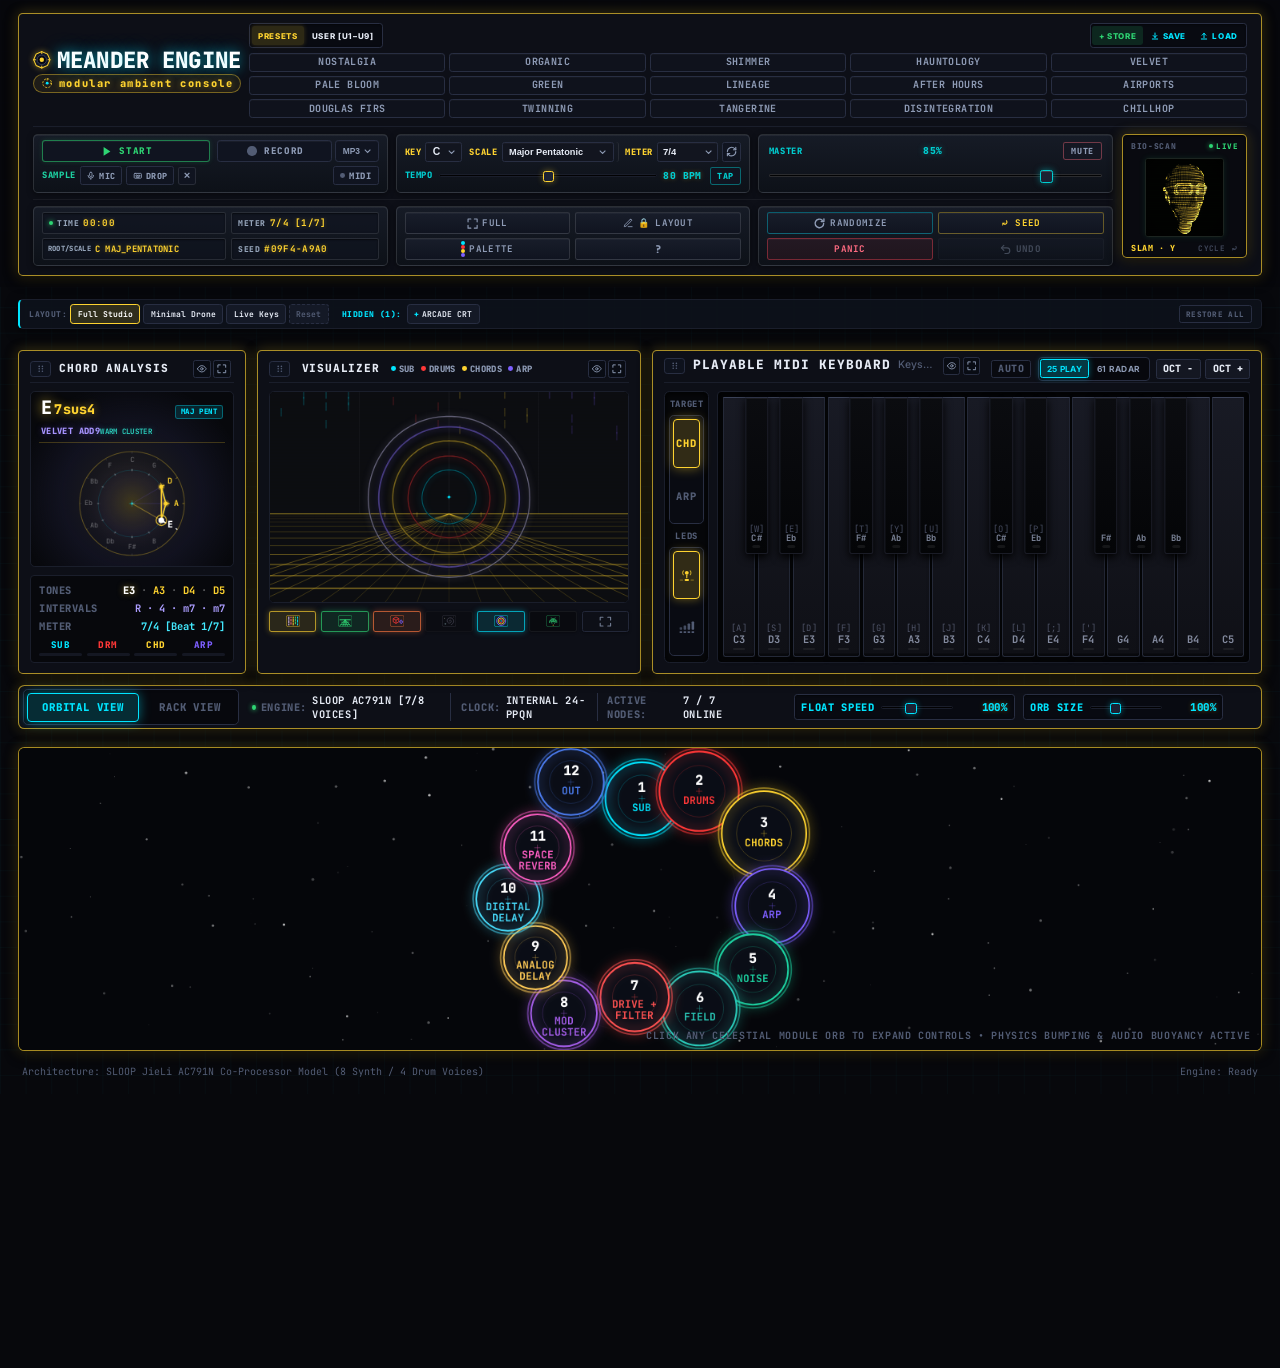
<file: index.html>
<!DOCTYPE html>
<html lang="en">
<head>
<meta charset="UTF-8">
<meta name="viewport" content="width=device-width, initial-scale=1.0, minimum-scale=1.0, maximum-scale=1.0, user-scalable=no, viewport-fit=cover">
<title>Meander Engine — Generative Ambient Instrument</title>
<meta name="description" content="Generative ambient music synthesizer, tape drone, and polyrhythmic instrument">
<meta name="robots" content="noindex, nofollow">
<meta name="theme-color" content="#07080c">
<meta name="apple-mobile-web-app-capable" content="yes">
<meta name="apple-mobile-web-app-status-bar-style" content="black-translucent">
<meta name="apple-mobile-web-app-title" content="Meander Engine">
<meta name="application-name" content="Meander Engine">
<meta name="mobile-web-app-capable" content="yes">
<meta name="format-detection" content="telephone=no">
<link rel="manifest" href="manifest.webmanifest">
<link rel="icon" type="image/svg+xml" href="icon.svg">
<link rel="icon" type="image/png" sizes="192x192" href="icon-192.png">
<link rel="icon" type="image/png" sizes="512x512" href="icon-512.png">
<link rel="apple-touch-icon" href="apple-touch-icon.png">
<!-- The UI leans on Mac-only system fonts (ui-monospace/SFMono-Regular/Menlo) for
     almost every label. They look right on the machine this was built on, but a
     friend on Windows/Linux/Android has none of them installed and falls back to
     whatever generic "monospace"/"sans-serif" their browser ships -- visibly
     different metrics, weight, and character. Loading the same two families as
     real webfonts (first in each stack, system fonts still listed as fallback)
     makes the page look identical everywhere instead of only on macOS/Safari. -->
<link rel="preconnect" href="https://fonts.googleapis.com">
<link rel="preconnect" href="https://fonts.gstatic.com" crossorigin>
<link href="https://fonts.googleapis.com/css2?family=JetBrains+Mono:wght@400;500;600;700;800;900&family=Inter:wght@400;500;600;700;800;900&display=swap" rel="stylesheet">
<link rel="stylesheet" href="css/slambient.css">
<link rel="stylesheet" href="css/field-recorder.css">
<link rel="stylesheet" href="css/mobile-app.css">
</head>
<body>

  <div class="header-bar-wrapper">
    <header class="top-bar">
      <div class="top-bar-row brand-row">
        <div class="brand-group" data-header-slot="brand" title="Meander Engine · Modular Generative Console">
          <div class="app-title">
            <svg class="brand-jack-glyph" viewBox="0 0 28 28" width="22" height="22" fill="none" aria-hidden="true">
              <polygon points="14,1 23,5 27,14 23,23 14,27 5,23 14,27 5,23 1,14 5,5" fill="#121624" stroke="#fed330" stroke-width="1.6"/>
              <circle cx="14" cy="14" r="7.5" fill="#070911" stroke="#374362" stroke-width="1.4"/>
              <circle cx="14" cy="14" r="3.5" fill="#fed330"/>
              <line x1="14" y1="1" x2="14" y2="4" stroke="#fed330" stroke-width="1.6" stroke-linecap="round"/>
              <line x1="14" y1="24" x2="14" y2="27" stroke="#fed330" stroke-width="1.6" stroke-linecap="round"/>
              <line x1="1" y1="14" x2="4" y2="14" stroke="#fed330" stroke-width="1.6" stroke-linecap="round"/>
              <line x1="24" y1="14" x2="27" y2="14" stroke="#fed330" stroke-width="1.6" stroke-linecap="round"/>
            </svg>
            <span class="app-title-letters"><span>M</span><span>E</span><span>A</span><span>N</span><span>D</span><span>E</span><span>R</span><span>&nbsp;</span><span>E</span><span>N</span><span>G</span><span>I</span><span>N</span><span>E</span></span>
          </div>
          <div class="app-sub">
            <svg class="brand-stepper-glyph" viewBox="0 0 16 16" width="13" height="13" fill="none" aria-hidden="true">
              <circle cx="8" cy="8" r="6.8" stroke="#fed330" stroke-width="1.2" stroke-dasharray="3.2 2"/>
              <circle cx="8" cy="8" r="2.2" fill="#00e5ff"/>
              <line x1="8" y1="1" x2="8" y2="3.2" stroke="#fed330" stroke-width="1.2" stroke-linecap="round"/>
              <line x1="15" y1="8" x2="12.8" y2="8" stroke="#fed330" stroke-width="1.2" stroke-linecap="round"/>
            </svg>
            <span class="app-sub-letters"><span>m</span><span>o</span><span>d</span><span>u</span><span>l</span><span>a</span><span>r</span><span>&nbsp;</span><span>a</span><span>m</span><span>b</span><span>i</span><span>e</span><span>n</span><span>t</span><span>&nbsp;</span><span>c</span><span>o</span><span>n</span><span>s</span><span>o</span><span>l</span><span>e</span></span>
          </div>
        </div>

        <div class="preset-group" data-header-slot="presets">
          <div class="preset-bank-header">
            <div class="preset-bank-tabs">
              <button class="btn-bank-tab active" id="tabBankFactory" onclick="switchPresetBank('factory')" title="Factory curated presets">PRESETS</button>
              <button class="btn-bank-tab" id="tabBankUser" onclick="switchPresetBank('user')" title="User saved patch bank (U1-U9)">USER [U1–U9]</button>
            </div>
            <div class="patch-bank-actions">
              <button type="button" class="btn-bank-tab btn-preset-io btn-store-user-subtab" onclick="storeToUserSlotPrompt()" title="Save current console & synth state into a user patch slot">
                <span>+ STORE</span>
              </button>
              <button type="button" class="btn-bank-tab btn-preset-io" onclick="savePresetBankJson()" title="Export current console & DSP chain patch as a JSON file">
                <svg width="10" height="10" viewBox="0 0 12 12" fill="none"><path d="M6 1.5V8M6 8L3.2 5.2M6 8L8.8 5.2M2 10.5H10" stroke="currentColor" stroke-width="1.5" stroke-linecap="round" stroke-linejoin="round"/></svg>
                <span>SAVE</span>
              </button>
              <button type="button" class="btn-bank-tab btn-preset-io" onclick="triggerLoadPresetBankJson()" title="Import a saved JSON patch & restore console + DSP chain routing">
                <svg width="10" height="10" viewBox="0 0 12 12" fill="none"><path d="M6 8.5V2M6 2L3.2 4.8M6 2L8.8 4.8M2 10.5H10" stroke="currentColor" stroke-width="1.5" stroke-linecap="round" stroke-linejoin="round"/></svg>
                <span>LOAD</span>
              </button>
              <input type="file" id="inputPresetJson" accept=".json,application/json" style="display:none;" onchange="loadPresetBankJson(event)">
            </div>
          </div>
          <div class="preset-bar" id="presetBarFactory">
            <button class="btn-preset-chip" onclick="applyPreset(0)" title="Nostalgic Drift — 7/4 warm tape pads, music box arp, drifting sub">Nostalgia</button>
            <button class="btn-preset-chip" onclick="applyPreset(1)" title="Organic Glitch — 5/8 intricate woodblocks, lofi keys, kalimba pendulum">Organic</button>
            <button class="btn-preset-chip" onclick="applyPreset(2)" title="Shimmer Cascade — 7/8 Lydian string swells, glass FM chimes, cathedral wash">Shimmer</button>
            <button class="btn-preset-chip" onclick="applyPreset(3)" title="Hauntological Tape — 5/4 Aeolian dub echo, tape flutter, chamber woods">Hauntology</button>
            <button class="btn-preset-chip" onclick="applyPreset(4)" title="Velvet Horizon — 4/4 Major 9 celestial organ, water droplet arp, deep sub">Velvet</button>
            <button class="btn-preset-chip" onclick="applyPreset(5)" title="Pale Bloom — 3/4 Major Pentatonic minimal clicks, celesta, pizzicato strings">Pale Bloom</button>
            <button class="btn-preset-chip" onclick="applyPreset(6)" title="Kankyō Green — Hiroshi Yoshimura environmental acoustics, crystal drops, temple chimes & binaural mist">Green</button>
            <button class="btn-preset-chip" onclick="applyPreset(7)" title="Classical Lineage — 7/4 Rupak Tala classical tabla, sitar meend, tanpura drone">Lineage</button>
            <button class="btn-preset-chip" onclick="applyPreset(8)" title="After Hours — 4/4 Dorian deep groove, electric tine keys, dotted-eighth dub delay">After Hours</button>
            <button class="btn-preset-chip" onclick="applyPreset(9)" title="Airports — 4/4 Lydian tape loops, pure mineral glass, cathedral diffusion">Airports</button>
            <button class="btn-preset-chip" onclick="applyPreset(10)" title="Douglas Firs — 4/4 Aeolian noir vibraphone chime, slow sub hum, cathedral reverb">Douglas Firs</button>
            <button class="btn-preset-chip" onclick="applyPreset(11)" title="Twinning — 7/8 Hirajoshi breakbeats, glass FM cascades, Delay ➔ Filter ➔ Space">Twinning</button>
            <button class="btn-preset-chip" onclick="applyPreset(12)" title="Tangerine — 4/4 Berlin School sequences, analog pulse arp, Filter ➔ Delay ➔ Space">Tangerine</button>
            <button class="btn-preset-chip" onclick="applyPreset(13)" title="Disintegration — 3/4 tape loops, pitch drift, Space ➔ Delay ➔ Filter dark repeats">Disintegration</button>
            <button class="btn-preset-chip" onclick="applyPreset(14)" title="Chillhop — 4/4 boom-bap pocket, dusty tine keys, rain crackle, tape warmth">Chillhop</button>
          </div>
          <div class="preset-bar" id="presetBarUser" style="display:none;">
            <button class="btn-preset-chip user-slot-chip" id="btnUserSlot1" onclick="handleUserSlotClick(1, event)" oncontextmenu="handleUserSlotContextMenu(event, 1)" title="Slot U1 — Click to load / Shift-click to save"><span class="user-slot-num">U1</span><span class="user-slot-name empty">[ EMPTY ]</span></button>
            <button class="btn-preset-chip user-slot-chip" id="btnUserSlot2" onclick="handleUserSlotClick(2, event)" oncontextmenu="handleUserSlotContextMenu(event, 2)" title="Slot U2 — Click to load / Shift-click to save"><span class="user-slot-num">U2</span><span class="user-slot-name empty">[ EMPTY ]</span></button>
            <button class="btn-preset-chip user-slot-chip" id="btnUserSlot3" onclick="handleUserSlotClick(3, event)" oncontextmenu="handleUserSlotContextMenu(event, 3)" title="Slot U3 — Click to load / Shift-click to save"><span class="user-slot-num">U3</span><span class="user-slot-name empty">[ EMPTY ]</span></button>
            <button class="btn-preset-chip user-slot-chip" id="btnUserSlot4" onclick="handleUserSlotClick(4, event)" oncontextmenu="handleUserSlotContextMenu(event, 4)" title="Slot U4 — Click to load / Shift-click to save"><span class="user-slot-num">U4</span><span class="user-slot-name empty">[ EMPTY ]</span></button>
            <button class="btn-preset-chip user-slot-chip" id="btnUserSlot5" onclick="handleUserSlotClick(5, event)" oncontextmenu="handleUserSlotContextMenu(event, 5)" title="Slot U5 — Click to load / Shift-click to save"><span class="user-slot-num">U5</span><span class="user-slot-name empty">[ EMPTY ]</span></button>
            <button class="btn-preset-chip user-slot-chip" id="btnUserSlot6" onclick="handleUserSlotClick(6, event)" oncontextmenu="handleUserSlotContextMenu(event, 6)" title="Slot U6 — Click to load / Shift-click to save"><span class="user-slot-num">U6</span><span class="user-slot-name empty">[ EMPTY ]</span></button>
            <button class="btn-preset-chip user-slot-chip" id="btnUserSlot7" onclick="handleUserSlotClick(7, event)" oncontextmenu="handleUserSlotContextMenu(event, 7)" title="Slot U7 — Click to load / Shift-click to save"><span class="user-slot-num">U7</span><span class="user-slot-name empty">[ EMPTY ]</span></button>
            <button class="btn-preset-chip user-slot-chip" id="btnUserSlot8" onclick="handleUserSlotClick(8, event)" oncontextmenu="handleUserSlotContextMenu(event, 8)" title="Slot U8 — Click to load / Shift-click to save"><span class="user-slot-num">U8</span><span class="user-slot-name empty">[ EMPTY ]</span></button>
            <button class="btn-preset-chip user-slot-chip" id="btnUserSlot9" onclick="handleUserSlotClick(9, event)" oncontextmenu="handleUserSlotContextMenu(event, 9)" title="Slot U9 — Click to load / Shift-click to save"><span class="user-slot-num">U9</span><span class="user-slot-name empty">[ EMPTY ]</span></button>
          </div>
        </div>
      </div>

      <div class="top-bar-stacks">
        <div class="top-bar-stack-main">
          <div class="top-bar-row transport-row">
        <!-- SECTION 1: Transport & Audio (play/pause, record, sample, MIDI) -->
        <div class="header-section header-sec-transport" data-header-slot="transport">
          <div class="transport-row-top">
            <button class="btn-main-play" id="btnPlay" onclick="togglePlay()">
              <span class="play-icon-wrap" id="btnPlayIcon">
                <svg class="icon-play" viewBox="0 0 16 16" fill="currentColor">
                  <path d="M4.5 2.5L13 8L4.5 13.5V2.5Z" />
                </svg>
                <svg class="icon-pause" viewBox="0 0 16 16" fill="currentColor">
                  <rect x="3.5" y="2.5" width="3.2" height="11" rx="0.8" />
                  <rect x="9.3" y="2.5" width="3.2" height="11" rx="0.8" />
                </svg>
              </span>
              <span id="btnPlayLabel">Start</span>
            </button>

            <div class="rec-ctrl-wrap">
              <button class="btn-record" id="btnRecord" onclick="toggleRecord()" title="Record master output or multi-track stems">
                <div class="rec-dot"></div>
                <span id="btnRecordLabel">Record</span>
              </button>
              <select id="selRecordFormat" class="record-format-select" title="Output format: 320k MP3, Lossless WAV, 5-Track Stems ZIP, Video (MP4/WebM), or MIDI">
                <option value="MP3">MP3</option>
                <option value="WAV">WAV</option>
                <option value="STEMS">STEMS</option>
                <option value="VIDEO">VIDEO (MP4/WebM)</option>
                <option value="MIDI">MIDI (.mid)</option>
                <option value="MIDI_STEMS">MIDI Stems</option>
              </select>
            </div>
          </div>

          <div class="transport-row-bottom">
            <div class="sample-ctrl field-badge" id="fieldBadge" title="Pocket Field Recorder: hold MIC to sample (tap records 5 s), or DROP audio file. Woven into Noise module.">
              <span class="tag">SAMPLE</span>
              <button type="button" class="btn-field btn-field-mic" data-field-hold aria-label="Hold to record from the microphone">
                <svg viewBox="0 0 24 24" width="15" height="15" fill="none" stroke="currentColor" stroke-width="2.2" stroke-linecap="round" stroke-linejoin="round" aria-hidden="true"><rect x="9" y="3" width="6" height="11" rx="3"/><path d="M5 11a7 7 0 0 0 14 0M12 18v3"/></svg>
                <span>MIC</span>
              </button>
              <button type="button" class="btn-field btn-field-drop" data-field-load aria-label="Load or drop an audio file">
                <svg viewBox="0 0 24 24" width="15" height="15" fill="none" stroke="currentColor" stroke-width="2.2" stroke-linecap="round" stroke-linejoin="round" aria-hidden="true"><rect x="3" y="6" width="18" height="12" rx="2"/><circle cx="9" cy="12" r="2"/><circle cx="15" cy="12" r="2"/><path d="M9 16h6"/></svg>
                <span>DROP</span>
              </button>
              <canvas class="field-wave" data-field-wave width="84" height="20"></canvas>
              <button type="button" class="btn-field-eject" data-field-eject title="Eject sample" aria-label="Eject sample">&times;</button>
            </div>

            <button class="btn-header-util btn-header-midi" id="btnHeaderMidi" onclick="toggleMidiConnectionPrompt()" title="Web MIDI hardware connection">
              <span class="midi-status-dot" id="midiStatusDot"></span>
              <span id="midiHeaderLabel">MIDI</span>
            </button>
          </div>
        </div>

        <!-- SECTION 2: Harmony & Master Clock (Key, scale, meter, tempo) -->
        <div class="header-section header-sec-harmony" data-header-slot="harmony">
          <div class="harmony-row-top">
            <div class="root-scale-ctrl">
              <span class="tag">KEY</span>
              <select id="topRootKey" onchange="syncRootKey(this.value)">
                <option value="0">C</option>
                <option value="1">C#</option>
                <option value="2" selected>D</option>
                <option value="3">Eb</option>
                <option value="4">E</option>
                <option value="5">F</option>
                <option value="6">F#</option>
                <option value="7">G</option>
                <option value="8">Ab</option>
                <option value="9">A</option>
                <option value="10">Bb</option>
                <option value="11">B</option>
              </select>
              <span class="tag" style="margin-left: 4px;">SCALE</span>
              <select id="topScaleMode" onchange="syncScaleMode(this.value)">
                <option value="DORIAN" selected>Dorian (Floating / Warm)</option>
                <option value="LYDIAN">Lydian (Bright / Ethereal)</option>
                <option value="AEOLIAN">Aeolian (Deep / Melancholic)</option>
                <option value="MIXOLYDIAN">Mixolydian (Pastoral / Solina)</option>
                <option value="PENTATONIC">Minor Pentatonic (Space / Sparse)</option>
                <option value="MAJOR9">Major 9 (Lush Nostalgia)</option>
                <option value="HIRAJOSHI">Hirajoshi (Japanese Kankyō)</option>
                <option value="INSEN">Insen (Meditative Temple)</option>
                <option value="LYDIAN_DOM">Lydian Dominant (Astral Overtone)</option>
                <option value="PHRYGIAN">Phrygian (Deep Mystery)</option>
                <option value="WHOLE_TONE">Whole Tone (Dream Cloud)</option>
                <option value="MAJ_PENTATONIC">Major Pentatonic (Morning Light)</option>
                <option value="BILAWAL">Raga Bilawal (Indian Classical Major)</option>
                <option value="BHAIRAV">Raga Bhairav (Classical Indian / Maihar)</option>
              </select>
            </div>

            <div class="time-sig-ctrl">
              <span class="tag">METER</span>
              <select id="selTimeSig" onchange="updateTimeSignature()">
                <option value="4/4">4/4 Standard</option>
                <option value="7/4" selected>7/4 Odd Quarter</option>
                <option value="5/8">5/8 Asymmetric (3+2)</option>
                <option value="7/8">7/8 Balkan (2+2+3)</option>
                <option value="5/4">5/4 Take Five</option>
                <option value="9/8">9/8 Triple Compound</option>
                <option value="11/8">11/8 Polyrhythmic</option>
                <option value="3/4">3/4 Ambient Waltz</option>
              </select>
              <button class="btn-meter-cycle" onclick="cycleTimeSignature()" title="Change Time Signature"><svg viewBox="0 0 24 24" width="14" height="14" fill="none" stroke="currentColor" stroke-width="2.4" stroke-linecap="round" stroke-linejoin="round"><path d="M3 12a9 9 0 0 1 15.5-6.3L21 8"/><polyline points="21 3 21 8 16 8"/><path d="M21 12a9 9 0 0 1-15.5 6.3L3 16"/><polyline points="3 21 3 16 8 16"/></svg></button>
            </div>
          </div>

          <div class="harmony-row-bottom tempo-ctrl">
            <span class="tag">TEMPO</span>
            <input type="range" id="knobBpmHeader" min="45" max="115" value="72" oninput="updateBpm(this)" title="Master Tempo (BPM)">
            <span class="tempo-val" id="lblBpmHeader">72 BPM</span>
            <button class="btn-tap-tempo" id="btnTapTempo" onclick="tapTempo()" title="Tap tempo: tap 3+ times in rhythm to set the BPM">TAP</button>
          </div>
        </div>

        <!-- SECTION 3: Master Output Volume Capsule (Top Row Module 3) -->
        <div class="header-section master-vol-pod" data-header-slot="masterVol" title="Master Output Volume">
          <div class="master-vol-row-top">
            <span class="tag">MASTER</span>
            <span class="master-vol-val" id="lblMasterVolume">85%</span>
            <button type="button" class="master-vol-mute" id="btnMasterMute" onclick="toggleMasterMute()" title="Mute Master Output">MUTE</button>
          </div>
          <div class="master-vol-row-bottom">
            <input type="range" id="knobMasterVolume" min="0" max="100" value="85" oninput="updateMasterVolume(this.value)" title="Master Output Volume">
          </div>
        </div>
      </div>

      <div class="top-bar-row readout-row">
        <!-- SECTION 4: Telemetry Readout (Bottom Row Module 1) -->
        <div class="sys-readout" data-header-slot="readout">
          <div class="telemetry-pill"><span class="dot-live"></span><span class="pill-k">TIME</span><span class="val" id="hudTimer">00:00</span></div>
          <div class="telemetry-pill"><span class="pill-k">METER</span><span class="val" id="hudMeter">7/4 [1/7]</span></div>
          <div class="telemetry-pill pill-root-scale"><span class="pill-k">ROOT/SCALE</span><span class="val" id="hudScale">D DORIAN</span></div>
          <div class="telemetry-pill"><span class="pill-k">SEED</span><span class="val" id="hudSeed">#534C-414D</span></div>
        </div>

        <!-- SECTION 5: Workspace & System Utilities (Bottom Row Module 2) -->
        <div class="header-section header-sec-utils" data-header-slot="utilities">
          <button class="btn-header-util" id="btnAppFullscreen" onclick="toggleAppFullscreen()" title="Full screen">
            <svg class="icon-enter-fs" width="14" height="14" viewBox="0 0 16 16" fill="none"><path d="M1.5 5.5V1.5H5.5M10.5 1.5H14.5V5.5M14.5 10.5V14.5H10.5M5.5 14.5H1.5V10.5" stroke="currentColor" stroke-width="1.6" stroke-linecap="round" stroke-linejoin="round"/></svg>
            <svg class="icon-exit-fs" width="14" height="14" viewBox="0 0 16 16" fill="none"><path d="M5.5 1.5V5.5H1.5M14.5 5.5H10.5V1.5M10.5 14.5V10.5H14.5M1.5 10.5H5.5V14.5" stroke="currentColor" stroke-width="1.6" stroke-linecap="round" stroke-linejoin="round"/></svg>
            <span>Full</span>
          </button>
          <button class="btn-header-util btn-edit-workspace" id="btnEditWorkspace" onclick="toggleWorkspaceEditMode()" title="Studio Edit Mode: Unlock rack reorganization & custom layout">
            <svg width="13" height="13" viewBox="0 0 24 24" fill="none" stroke="currentColor" stroke-width="2" stroke-linecap="round" stroke-linejoin="round"><path d="M12 20h9"/><path d="M16.5 3.5a2.121 2.121 0 0 1 3 3L7 19l-4 1 1-4L16.5 3.5z"/></svg>
            <span>Edit</span>
          </button>
          <div class="palette-wrap">
            <button class="btn-header-util" id="btnPalette" onclick="togglePaletteMenu()" title="Color palette">
              <span class="pal-btn-dots"><i></i><i></i><i></i><i></i></span>
              <span>Palette</span>
            </button>
            <div class="palette-menu" id="paletteMenu" role="menu"></div>
          </div>
          <button class="btn-header-util btn-header-help" id="btnShortcuts" onclick="toggleShortcutsPanel()" title="Keyboard shortcuts (?)">?</button>
          <button class="btn-header-util btn-install-app" id="btnInstallApp" onclick="installAppPrompt()" title="Install Meander Engine as App" style="display: none;">
            <svg width="14" height="14" viewBox="0 0 16 16" fill="none"><path d="M8 2V10M8 10L5 7M8 10L11 7M2 13H14" stroke="currentColor" stroke-width="1.6" stroke-linecap="round" stroke-linejoin="round"/></svg>
            <span>Install</span>
          </button>
        </div>

        <!-- SECTION 6: Generative Engine & History (Bottom Row Module 3) -->
        <div class="header-section header-sec-gen" data-header-slot="generative">
          <button class="btn-preset-chip btn-randomize-all" id="btnRandomizeAll" onclick="randomizeEverything()" title="Randomize every module"><svg class="rand-all-icon" viewBox="0 0 24 24" aria-hidden="true"><path d="M20 12a8 8 0 1 1-2.6-5.9"/><path d="M20.5 3.5v5h-5"/></svg><span>Randomize</span></button>
          <button class="btn-header-util btn-reseed-patch" id="btnHeaderReseed" onclick="newSeed()" title="Reroll Deterministic PRNG Seed">⤾ Seed</button>
          <button class="btn-header-util btn-panic-audio" id="btnHeaderPanic" onclick="panicMute()" title="Instantly silence all voices">Panic</button>
          <button class="btn-header-util" id="btnUndoPatch" onclick="undoPatchChange()" title="Undo the last randomize / preset / new seed (Ctrl/⌘+Z)" disabled>
            <svg width="14" height="14" viewBox="0 0 16 16" fill="none"><path d="M5.5 3.5L2 7L5.5 10.5" stroke="currentColor" stroke-width="1.6" stroke-linecap="round" stroke-linejoin="round"/><path d="M2.5 7H10a4 4 0 0 1 0 8H7" stroke="currentColor" stroke-width="1.6" stroke-linecap="round"/></svg>
            <span>Undo</span>
          </button>
        </div>
      </div><!-- End top-bar-stack-main -->

      <!-- 2-STACKS TALL SQUARE ENO / PHOSPHOR POD -->
      <div class="eno-standalone-pod" data-header-slot="eno" onclick="toggleEnoPhosphor()" title="S.L.A.M. 6000 // CORE MESH (Click to cycle primary phosphor)">
        <div class="eno-pod-header">
          <span class="eno-bio-scan-label">Bio-Scan</span>
          <span class="eno-status-pill"><i class="eno-status-pulse"></i>LIVE</span>
        </div>
        <div class="eno-crt-screen">
          <canvas id="enoWidgetCanvas" width="140" height="140"></canvas>
        </div>
        <div class="eno-crt-meta">
          <span class="eno-sub" id="lblEnoPhos">SLAM · Y</span>
          <span class="eno-meta-cycle">CYCLE ⤾</span>
        </div>
      </div>
    </div><!-- End top-bar-stacks -->
  </header>
</div><!-- End header-bar-wrapper -->

  <div class="upper-deck">
    <div class="scope-panel upper-deck-card" id="scopePanel" draggable="true" data-upper-widget="scope">
      <div class="panel-header scope-panel-header">
        <div class="scope-header-left">
          <span class="upper-drag-handle" title="Drag to reorder visualizer widgets"><svg viewBox="0 0 24 24" width="12" height="12" fill="currentColor"><circle cx="8" cy="6" r="2"/><circle cx="16" cy="6" r="2"/><circle cx="8" cy="12" r="2"/><circle cx="16" cy="12" r="2"/><circle cx="8" cy="18" r="2"/><circle cx="16" cy="18" r="2"/></svg></span>
          <span class="panel-title-text">Visualizer</span>
          <div class="scope-legend">
            <div class="legend-item"><div class="legend-dot" style="background: var(--color-drone);"></div><span>SUB</span></div>
            <div class="legend-item"><div class="legend-dot" style="background: var(--color-drum);"></div><span>DRUMS</span></div>
            <div class="legend-item"><div class="legend-dot" style="background: var(--color-chord);"></div><span>CHORDS</span></div>
            <div class="legend-item"><div class="legend-dot" style="background: var(--color-arp);"></div><span>ARP</span></div>
          </div>
        </div>
      </div>

      <div class="scope-left-viz" ondblclick="toggleScopeFullscreen()" title="Double-click to toggle fullscreen">
        <canvas id="scopeCanvas"></canvas>
      </div>

      <div class="scope-layer-toggles" title="CRT Visualizer Layers & Fullscreen">
        <button class="btn-layer-toggle layer-waterfall active" id="btnToggleWaterfall" onclick="toggleWaterfall()" title="Toggle Phosphor Digital Rain / Waterfall Spectrogram">
          <svg width="18" height="15" viewBox="0 0 18 15" fill="none">
            <rect x="0.5" y="0.5" width="17" height="14" rx="2" stroke="rgba(254,211,48,0.5)" stroke-width="1"/>
            <line x1="3.5" y1="2.5" x2="3.5" y2="12.5" stroke="#e0c3ff" stroke-width="1.2" stroke-dasharray="3 1.5" stroke-linecap="round"/>
            <line x1="6.25" y1="2.5" x2="6.25" y2="12.5" stroke="#ff6b81" stroke-width="1.2" stroke-dasharray="2 2" stroke-dashoffset="1" stroke-linecap="round"/>
            <line x1="9" y1="2.5" x2="9" y2="12.5" stroke="#fed330" stroke-width="1.2" stroke-dasharray="3.5 1.5" stroke-dashoffset="2" stroke-linecap="round"/>
            <line x1="11.75" y1="2.5" x2="11.75" y2="12.5" stroke="#2ed573" stroke-width="1.2" stroke-dasharray="2 1.5" stroke-dashoffset="0.5" stroke-linecap="round"/>
            <line x1="14.5" y1="2.5" x2="14.5" y2="12.5" stroke="#00e5ff" stroke-width="1.2" stroke-dasharray="3 2" stroke-dashoffset="1.5" stroke-linecap="round"/>
          </svg>
        </button>

        <button class="btn-layer-toggle layer-flight active" id="btnToggleFlightGrid" onclick="toggleFlightGrid()" title="Toggle Vintage Vector Flight Terrain Grid">
          <svg width="18" height="15" viewBox="0 0 18 15" fill="none">
            <rect x="0.5" y="0.5" width="17" height="14" rx="2" stroke="rgba(46,213,115,0.5)" stroke-width="1"/>
            <line x1="2" y1="6" x2="16" y2="6" stroke="#2ed573" stroke-width="1.2"/>
            <line x1="9" y1="6" x2="2" y2="14" stroke="#2ed573" stroke-width="0.9"/>
            <line x1="9" y1="6" x2="6" y2="14" stroke="#2ed573" stroke-width="0.9"/>
            <line x1="9" y1="6" x2="9" y2="14" stroke="#2ed573" stroke-width="0.9"/>
            <line x1="9" y1="6" x2="12" y2="14" stroke="#2ed573" stroke-width="0.9"/>
            <line x1="9" y1="6" x2="16" y2="14" stroke="#2ed573" stroke-width="0.9"/>
            <line x1="4" y1="9" x2="14" y2="9" stroke="#2ed573" stroke-width="0.8"/>
            <line x1="3" y1="12" x2="15" y2="12" stroke="#2ed573" stroke-width="0.8"/>
          </svg>
        </button>

        <button class="btn-layer-toggle layer-roadside active" id="btnToggleRoadside" onclick="toggleRoadsideObjects()" title="Toggle Floating 3D Vector Geometry (Spheres, Cubes, Pyramids, Diamonds)">
          <svg width="18" height="15" viewBox="0 0 18 15" fill="none">
            <rect x="0.5" y="0.5" width="17" height="14" rx="2" stroke="rgba(255,121,63,0.5)" stroke-width="1"/>
            <path d="M4 4.5L7.5 2.5L11 4.5L7.5 6.5L4 4.5Z" stroke="#ff3838" stroke-width="0.9" fill="none"/>
            <path d="M4 4.5V8.5L7.5 10.5V6.5M11 4.5V8.5L7.5 10.5" stroke="#ff3838" stroke-width="0.9" fill="none"/>
            <path d="M14 6L16 8.5L14 11L12 8.5L14 6Z" stroke="#7d5fff" stroke-width="0.9" fill="none"/>
            <line x1="12" y1="8.5" x2="16" y2="8.5" stroke="#7d5fff" stroke-width="0.7"/>
          </svg>
        </button>

        <button class="btn-layer-toggle layer-fractal" id="btnToggleFractal" onclick="toggleFractalMode()" title="Toggle Deep Fractal Cosmos (Symbiotic with waterfall, grid & shapes)">
          <svg width="18" height="15" viewBox="0 0 18 15" fill="none">
            <rect x="0.5" y="0.5" width="17" height="14" rx="2" stroke="rgba(140,110,255,0.5)" stroke-width="1"/>
            <path d="M9 7.5C9 6.4 10.3 5.9 11.1 6.7C12.2 7.8 11.4 9.9 9.6 10.1C7.3 10.4 5.9 8 6.6 5.9C7.5 3.3 11.1 2.7 13.2 4.6C15.6 6.8 14.7 11 11.6 12.1" stroke="#8c6eff" stroke-width="1.1" stroke-linecap="round" fill="none"/>
            <circle cx="4.2" cy="11" r="1.1" fill="#00e5ff"/>
            <circle cx="3.2" cy="4" r="0.7" fill="#fed330"/>
            <circle cx="14.6" cy="2.6" r="0.6" fill="#ff5fc4"/>
          </svg>
        </button>

        <button class="btn-layer-toggle layer-rings active" id="btnToggleRings" onclick="toggleOscilloscopeRings()" title="Toggle Concentric Oscilloscope Rings">
          <svg width="18" height="15" viewBox="0 0 18 15" fill="none">
            <rect x="0.5" y="0.5" width="17" height="14" rx="2" stroke="rgba(0,229,255,0.5)" stroke-width="1"/>
            <circle cx="9" cy="7.5" r="5.6" stroke="#7d5fff" stroke-width="1.0" fill="none"/>
            <circle cx="9" cy="7.5" r="3.8" stroke="#fed330" stroke-width="1.0" fill="none"/>
            <circle cx="9" cy="7.5" r="2.1" stroke="#ff3838" stroke-width="1.0" fill="none"/>
            <circle cx="9" cy="7.5" r="0.8" fill="#00e5ff"/>
          </svg>
        </button>

        <button class="btn-layer-toggle layer-arcade" id="btnToggleArcade" onclick="toggleArcadeGame()" title="Arcade: Void Raiders CRT Module (← → move, Space fire, Esc quit)">
          <svg width="18" height="15" viewBox="0 0 18 15" fill="none">
            <rect x="0.5" y="0.5" width="17" height="14" rx="2" stroke="rgba(46,213,115,0.5)" stroke-width="1"/>
            <path d="M6 3h1v1h-1zM11 3h1v1h-1zM7 4h4v1h-4zM6 5h6v1h-6zM5 6h2v1h-2zM8 6h2v1h-2zM11 6h2v1h-2zM4 7h10v1h-10zM4 8h1v1h-1zM6 8h6v1h-6zM13 8h1v1h-1zM4 9h1v1h-1zM6 9h1v1h-1zM11 9h1v1h-1zM13 9h1v1h-1zM7 10h1v1h-1zM10 10h1v1h-1z" fill="#2ed573"/>
            <rect x="8.5" y="12" width="1" height="1.6" fill="#fed330"/>
          </svg>
        </button>

        <button class="btn-layer-toggle layer-fullscreen" id="btnToggleScopeFullscreen" onclick="toggleScopeFullscreen()" title="Toggle Visualizer Fullscreen (Esc to exit)">
          <svg id="svgScopeFullscreen" width="16" height="14" viewBox="0 0 16 14" fill="none">
            <path d="M1.5 5V1.5H5M11 1.5H14.5V5M14.5 9V12.5H11M5 12.5H1.5V9" stroke="currentColor" stroke-width="1.4" stroke-linecap="round" stroke-linejoin="round"/>
          </svg>
        </button>
      </div>
    </div>

    <div class="arcade-panel upper-deck-card hidden-module" id="arcadePanel" draggable="true" data-upper-widget="arcade" data-module-id="arcade" style="display: none;">
      <div class="panel-header arcade-panel-header">
        <div class="arcade-header-left">
          <span class="upper-drag-handle" title="Drag to reorder visualizer widgets"><svg viewBox="0 0 24 24" width="12" height="12" fill="currentColor"><circle cx="8" cy="6" r="2"/><circle cx="16" cy="6" r="2"/><circle cx="8" cy="12" r="2"/><circle cx="16" cy="12" r="2"/><circle cx="8" cy="18" r="2"/><circle cx="16" cy="18" r="2"/></svg></span>
          <span class="panel-title-text">Void Raiders</span>
          <span class="arcade-badge" id="arcadeHeaderScore">CRT ARCADE</span>
        </div>
        <div class="arcade-header-controls">
          <button type="button" class="btn-arcade-hud" id="btnArcadeReset" onclick="resetArcadeGame()" title="New Game">RESTART</button>
          <button type="button" class="btn-arcade-hud" id="btnArcadeFs" onclick="toggleArcadeFullscreen()" title="Toggle Fullscreen Focus">⛶</button>
          <button type="button" class="btn-arcade-hud btn-arcade-close" id="btnArcadeClose" onclick="toggleArcadePanel(false)" title="Hide Arcade Module">✕</button>
        </div>
      </div>

      <div class="arcade-stage-wrap" ondblclick="toggleArcadeFullscreen()" title="Double-click to toggle fullscreen">
        <canvas id="arcadeCanvas"></canvas>
      </div>

      <div class="arcade-pad" id="arcadePad" aria-label="Void Raiders controls">
        <button type="button" class="arcade-pad-fire" data-arcade-fire aria-label="Fire">FIRE</button>
        <div class="arcade-pad-track" id="arcadePadTrack" role="slider" aria-label="Move ship" aria-valuemin="0" aria-valuemax="100">
          <span class="arcade-pad-hint">SLIDE TO MOVE</span>
          <div class="arcade-pad-thumb" id="arcadePadThumb"></div>
        </div>
        <button type="button" class="arcade-pad-fire" data-arcade-fire aria-label="Fire">FIRE</button>
      </div>
    </div>

    <div class="chord-info-panel upper-deck-card" id="chordInfoPanel" draggable="true" data-upper-widget="chord">
      <div class="panel-header">
        <div style="display: inline-flex; align-items: center; gap: 6px;">
          <span class="upper-drag-handle" title="Drag to reorder visualizer widgets"><svg viewBox="0 0 24 24" width="12" height="12" fill="currentColor"><circle cx="8" cy="6" r="2"/><circle cx="16" cy="6" r="2"/><circle cx="8" cy="12" r="2"/><circle cx="16" cy="12" r="2"/><circle cx="8" cy="18" r="2"/><circle cx="16" cy="18" r="2"/></svg></span>
          <span class="panel-title-text">Chord Analysis</span>
        </div>
      </div>

      <div class="chord-wheel-card">
        <div class="chord-wheel-header">
          <div class="chord-wheel-primary-row">
            <div class="chord-wheel-symbol-group">
              <span class="chord-wheel-root" id="cardChordRoot">D</span>
              <span class="chord-wheel-quality" id="cardChordQuality">m9</span>
            </div>
            <span class="chord-wheel-mode-pill" id="cardChordMode">DORIAN</span>
          </div>
          <div class="chord-wheel-voicing" id="cardChordVoicing"><span class="voicing-main">WARM 9TH</span><span class="voicing-sep">·</span><span class="voicing-sub">VELVET VOICING</span></div>
        </div>
        <div class="chord-wheel-stage">
          <canvas id="chordWheelCanvas" width="144" height="144"></canvas>
        </div>
      </div>

      <div class="chord-meta-block">
        <div class="telem-row">
          <span class="telem-k">TONES</span>
          <span class="telem-v" id="telemTones">D3 • A3 • E4 • F#4</span>
        </div>
        <div class="telem-row">
          <span class="telem-k">INTERVALS</span>
          <span class="telem-v" id="telemIntervals">R • 5th • 9th • 3rd</span>
        </div>
        <div class="telem-row">
          <span class="telem-k">METER</span>
          <span class="telem-v" id="telemMeter">7/4 [Beat 1/7]</span>
        </div>
        <div class="activity-meter-row">
          <div class="act-track-wrap">
            <span class="act-tag" style="color: var(--color-drone);">SUB</span>
            <div class="act-bar-bg"><div class="act-bar-fill" id="lvlDrone" style="background: var(--color-drone);"></div></div>
          </div>
          <div class="act-track-wrap">
            <span class="act-tag" style="color: var(--color-drum);">DRM</span>
            <div class="act-bar-bg"><div class="act-bar-fill" id="lvlDrum" style="background: var(--color-drum);"></div></div>
          </div>
          <div class="act-track-wrap">
            <span class="act-tag" style="color: var(--color-chord);">CHD</span>
            <div class="act-bar-bg"><div class="act-bar-fill" id="lvlChord" style="background: var(--color-chord);"></div></div>
          </div>
          <div class="act-track-wrap">
            <span class="act-tag" style="color: var(--color-arp);">ARP</span>
            <div class="act-bar-bg"><div class="act-bar-fill" id="lvlArp" style="background: var(--color-arp);"></div></div>
          </div>
        </div>
      </div>
    </div>

    <div class="keyboard-panel upper-deck-card" id="keyboardPanel" draggable="true" data-upper-widget="keys">
      <div class="keyboard-meta">
        <div class="panel-header keyboard-panel-header">
          <div style="display: inline-flex; align-items: center; gap: 6px;">
            <span class="upper-drag-handle" title="Drag to reorder visualizer widgets"><svg viewBox="0 0 24 24" width="12" height="12" fill="currentColor"><circle cx="8" cy="6" r="2"/><circle cx="16" cy="6" r="2"/><circle cx="8" cy="12" r="2"/><circle cx="16" cy="12" r="2"/><circle cx="8" cy="18" r="2"/><circle cx="16" cy="18" r="2"/></svg></span>
            <span class="panel-title-text">Playable MIDI Keyboard</span>
          </div>
          <span class="keyboard-hint" id="keyboardHintText">Keys A-K · <span id="valOctave">C3 - C5</span></span>
        </div>
        <div class="keyboard-meta-controls">
          <span class="takeover-badge" id="hudTakeover" title="Takeover Status: AUTO progression or LIVE keyboard takeover">AUTO</span>
          <div class="keyboard-view-toggle" id="keyboardViewToggle" title="Toggle between 25-Key Playable mode and 88-Key Panoramic Harmonic Radar">
            <button class="btn-kb-view active" id="btnKbPlay" onclick="setKeyboardDisplayMode('25')" title="25-Key Touch & QWERTY Playable Keyboard">25 PLAY</button>
            <button class="btn-kb-view" id="btnKbRadar" onclick="setKeyboardDisplayMode('61')" title="61-Key Focused Harmonic Radar (Multi-Voice Spectrum C2-C7)">61 RADAR</button>
          </div>
          <div class="oct-controls" id="octControlsGroup">
            <button class="btn-oct" onclick="shiftOctave(-1)">OCT -</button>
            <button class="btn-oct" onclick="shiftOctave(1)">OCT +</button>
          </div>
        </div>
      </div>

      <div class="keyboard-stage">
        <div class="vert-routing-control">
          <span class="vert-ctrl-label" title="Keyboard Target: Trigger Chord Instrument or Arp Input">TARGET</span>
          <div class="vert-toggle-rack">
            <button class="vert-mode-btn active" id="btnModeChord" onclick="setKeyboardRoute('CHORD')" title="Route keyboard to Chord synth">CHD</button>
            <button class="vert-mode-btn" id="btnModeArp" onclick="setKeyboardRoute('ARP')" title="Route keyboard to Arpeggiator">ARP</button>
          </div>
          <span class="vert-ctrl-label" style="margin-top: 2px;" title="Key LED Indicator Mode: Last Played Notes or Constant Scale Notes">LEDS</span>
          <div class="vert-toggle-rack">
            <button class="vert-mode-btn active" id="btnLedRecent" onclick="setKeyLedMode('RECENT')" title="Key LEDs: Highlight Last Played Notes">
              <svg width="22" height="18" viewBox="0 0 22 18" fill="none" aria-hidden="true">
                <circle cx="11" cy="6" r="2.4" fill="currentColor"/>
                <path d="M6.8 3.5C5.5 4.8 5.5 7.2 6.8 8.5M15.2 3.5C16.5 4.8 16.5 7.2 15.2 8.5" stroke="currentColor" stroke-width="1.3" stroke-linecap="round" opacity="0.75"/>
                <line x1="11" y1="9.2" x2="11" y2="12.2" stroke="currentColor" stroke-width="1.3" stroke-linecap="round"/>
                <rect x="2" y="14" width="4.5" height="2.2" rx="1.1" fill="currentColor" opacity="0.25"/>
                <rect x="8.25" y="13.8" width="5.5" height="2.6" rx="1.3" fill="currentColor"/>
                <rect x="15.5" y="14" width="4.5" height="2.2" rx="1.1" fill="currentColor" opacity="0.25"/>
              </svg>
            </button>
            <button class="vert-mode-btn" id="btnLedScale" onclick="setKeyLedMode('SCALE')" title="Key LEDs: Highlight All Active Scale Notes">
              <svg width="22" height="18" viewBox="0 0 22 18" fill="none" aria-hidden="true">
                <rect x="2" y="9" width="3.2" height="3.2" rx="0.8" fill="currentColor" opacity="0.7"/>
                <rect x="7" y="6.8" width="3.2" height="5.4" rx="0.8" fill="currentColor" opacity="0.8"/>
                <rect x="12" y="4.4" width="3.2" height="7.8" rx="0.8" fill="currentColor" opacity="0.9"/>
                <rect x="17" y="2" width="3.2" height="10.2" rx="0.8" fill="currentColor"/>
                <rect x="1.8" y="14" width="3.6" height="2.2" rx="1.1" fill="currentColor"/>
                <rect x="6.8" y="14" width="3.6" height="2.2" rx="1.1" fill="currentColor"/>
                <rect x="11.8" y="14" width="3.6" height="2.2" rx="1.1" fill="currentColor"/>
                <rect x="16.8" y="14" width="3.6" height="2.2" rx="1.1" fill="currentColor"/>
              </svg>
            </button>
          </div>
        </div>

        <div class="piano-keys-wrapper" id="keyboardContainer"></div>
      </div>
    </div>
  </div>

  <div class="orbital-deck-header">
    <div class="view-switcher-group">
      <button class="btn-view-mode active" id="btnViewOrbital" onclick="setModuleView('orbital')" title="Floating Planetary Orb Constellation">Orbital View</button>
      <button class="btn-view-mode" id="btnViewConsole" onclick="setModuleView('console')" title="Modular Rack &amp; Signal Chain View">Rack View</button>
    </div>

    <div class="orbital-bar-center">
      <div class="telemetry-chip">
        <span class="dot-live"></span>
        <span>ENGINE:</span>
        <span class="val" id="dockEngineStatus">SLOOP AC791N [7/8 VOICES]</span>
      </div>
      <div class="telemetry-chip" style="border-left: 1px solid var(--border-light); padding-left: 12px;">
        <span>CLOCK:</span>
        <span class="val" id="dockClockState">INTERNAL 24-PPQN</span>
      </div>
      <div class="telemetry-chip" style="border-left: 1px solid var(--border-light); padding-left: 12px;">
        <span>ACTIVE NODES:</span>
        <span class="val" id="dockActiveNodes">7 / 7 ONLINE</span>
      </div>
    </div>

    <div class="orbital-float-controls" id="orbitalFloatControls">
      <div class="tempo-ctrl orbital-slider-ctrl">
        <span class="tag">FLOAT SPEED</span>
        <input type="range" id="knobOrbFloatSpeed" min="0" max="250" value="100" oninput="updateOrbitalFeelParams()" title="How fast the module orbs drift and wander">
        <span class="tempo-val" id="lblOrbFloatSpeed">100%</span>
      </div>
      <div class="tempo-ctrl orbital-slider-ctrl">
        <span class="tag">ORB SIZE</span>
        <input type="range" id="knobOrbBaseSize" min="50" max="200" value="100" oninput="updateOrbitalFeelParams()" title="Baseline size of the module orbs">
        <span class="tempo-val" id="lblOrbBaseSize">100%</span>
      </div>
    </div>
  </div>

  <div class="orbital-arena-wrapper" id="orbitalArenaWrapper">
    <canvas id="orbitalCanvas"></canvas>
    <div class="orbital-hint" id="orbitalHint">Click any celestial module orb to expand controls • Physics bumping &amp; audio buoyancy active</div>
  </div>

  <!-- UNIVERSAL MODULAR INSPECTOR OVERLAY (Opens on Orbital View or Rack View) -->
  <div class="orbital-modal-backdrop" id="orbitalModalBackdrop" onclick="closeOrbitalModal()"></div>
  <div class="orbital-side-panel" id="orbitalSidePanel">
    <div class="orbital-modal-header">
      <button class="btn-orbital-back" id="btnOrbitalBack" onclick="collapseOrbitalToPedals()" title="Close Inspector (ESC)">
        <svg viewBox="0 0 24 24" width="13" height="13" fill="none" stroke="currentColor" stroke-width="2.5" stroke-linecap="round" stroke-linejoin="round"><polyline points="15 18 9 12 15 6"/></svg>
        <span id="btnOrbitalBackLabel">RACK</span>
      </button>
      <div class="orbital-nav-group">
        <button class="btn-orbital-nav" id="btnOrbitalPrev" onclick="cycleOrbitalModule(-1)" title="Previous Module in Signal Chain (Swipe Right)">‹</button>
        <span class="orbital-modal-title" id="orbitalModalTitle">MODULE CONTROLS</span>
        <button class="btn-orbital-nav" id="btnOrbitalNext" onclick="cycleOrbitalModule(1)" title="Next Module in Signal Chain (Swipe Left)">›</button>
      </div>
      <div class="orbital-modal-header-right">
        <div class="orbital-modal-actions-slot" id="orbitalModalActions"></div>
        <button class="orbital-modal-close" onclick="closeOrbitalModal()" title="Close Controls (ESC)">✕</button>
      </div>
    </div>
    <div class="orbital-signal-ribbon" id="orbitalSignalRibbon"></div>
    <div class="orbital-modal-body" id="orbitalModalBody"></div>
  </div>

  <div class="lower-deck deck-mode-instruments view-grid-hidden" id="lowerDeck">
    <!-- LOWER DECK VIEW SWITCHER HEADER -->
    <div class="lower-deck-header" id="lowerDeckHeader">
      <div class="deck-mode-switcher" role="tablist" aria-label="Lower Deck View Selector">
        <button type="button" class="btn-deck-mode active" id="btnDeckModeInstruments" onclick="setLowerDeckMode('instruments')" role="tab" aria-selected="true" title="Focus 6 Instrument Synthesizers">
          <span class="mode-icon">🎹</span>
          <span class="mode-label">INSTRUMENTS</span>
          <span class="mode-count">6</span>
        </button>
        <button type="button" class="btn-deck-mode" id="btnDeckModeFx" onclick="setLowerDeckMode('fx')" role="tab" aria-selected="false" title="Full-Sized Studio FX Pedalboard (10 Inserts)">
          <span class="mode-icon">🎛️</span>
          <span class="mode-label">STUDIO FX RACK</span>
          <span class="mode-count">10</span>
        </button>
        <button type="button" class="btn-deck-mode btn-deck-mode-split" id="btnDeckModeSplit" onclick="setLowerDeckMode('split')" role="tab" aria-selected="false" title="Side-by-Side: 2 Columns of Instruments (58%) + Effects Chain Rack (42%)">
          <span class="mode-icon">◫</span>
          <span class="mode-label">SPLIT VIEW</span>
        </button>
      </div>

      <div class="deck-header-telemetry">
        <div class="deck-routing-stream-compact" id="deckRoutingStreamCompact">
          <span class="stream-label">SIGNAL:</span>
          <span class="stream-pill stream-bus">PRE</span>
          <span class="stream-arr">➔</span>
          <span class="stream-counter" id="deckStreamActiveCount">10 DSP INSERTS</span>
          <span class="stream-arr">➔</span>
          <button type="button" class="stream-pill stream-out" onclick="openMiniPedalInspector('space', event)" title="Open Master EQ &amp; Out (OUT)">OUT</button>
        </div>
        <div class="deck-header-actions">
          <button type="button" class="btn-deck-quick-action" onclick="randomizeDspChain(event)" title="Intelligent safe staging randomizer">
            <svg viewBox="0 0 24 24" width="11" height="11" fill="none" stroke="currentColor" stroke-width="2.4"><path d="M3 12a9 9 0 0 1 15.5-6.3L21 8"/><polyline points="21 3 21 8 16 8"/><path d="M21 12a9 9 0 0 1-15.5 6.3L3 16"/><polyline points="3 21 3 16 8 16"/></svg>
            <span>RANDOMIZE FX</span>
          </button>
          <button type="button" class="btn-deck-quick-action" onclick="resetDspChain(event)" title="Reset FX chain order to default">
            <span>RESET</span>
          </button>
        </div>
      </div>
    </div>

    <!-- LOWER DECK BODY -->
    <div class="lower-deck-body" id="lowerDeckBody">
      <!-- 1. INSTRUMENTS SUB-DECK (6 Synthesizers) -->
      <div class="instruments-deck" id="instrumentsDeck">
        <div class="strip-channel drone-ch">
      <div class="panel-header">
        <span>1. SUB</span>
        <div class="panel-header-actions">
          <button class="btn-power active" id="btnPower_drone" onclick="toggleChannelPower('drone')" title="Toggle Sub Power (On / Off)">PWR</button>
          <button class="btn-mute" id="btnMute_drone" onclick="toggleMute('drone')" title="Mute Sub">M</button>
          <button class="btn-solo" id="btnSolo_drone" onclick="toggleSolo('drone')" title="Solo Sub">S</button>
          <button class="badge-tag" style="color: var(--color-drone); border-color: rgba(0,206,201,0.3);" onclick="randomizeDrone()" title="Randomize this module"><svg viewBox="0 0 24 24" width="14" height="14" fill="none" stroke="currentColor" stroke-width="2.4" stroke-linecap="round" stroke-linejoin="round"><path d="M3 12a9 9 0 0 1 15.5-6.3L21 8"/><polyline points="21 3 21 8 16 8"/><path d="M21 12a9 9 0 0 1-15.5 6.3L3 16"/><polyline points="3 21 3 16 8 16"/></svg></button>
        </div>
      </div>
      <div class="control-row">
        <div class="control-label">Drone Timbre</div>
        <select id="selDroneTimbre" onchange="updateAudioParams()">
          <option value="SUB" selected>Sub Oscillator (Classic)</option>
          <option value="DIDGERIDOO">Digeridoo (Buzzy Formant Drone)</option>
        </select>
      </div>
      <div class="control-row">
        <div class="control-label">Drone Pitch Fundamental</div>
        <select id="selDroneOctave" onchange="updateAudioParams()">
          <option value="D1">Sub Octave (D1 / 36.7 Hz)</option>
          <option value="D2" selected>Low Mid (D2 / 73.4 Hz)</option>
          <option value="D0">Deep Infra (D0 / 18.3 Hz)</option>
        </select>
      </div>
      <div class="module-drawer-toggle" onclick="toggleModuleDrawer(this)" aria-expanded="false" role="button" tabindex="0" title="Expand / collapse secondary acoustic Tanpura drone parameters">
        <span class="drawer-arrow">▸</span>
        <span class="drawer-title">ACOUSTIC TANPURA DRONE</span>
      </div>
      <div class="module-drawer-content">
        <div class="drawer-inner">
          <div class="control-row">
            <div class="control-label">
              <span>Tanpura Drone</span>
              <label class="toggle-switch" title="Enable the looping 4-string Tanpura drone. Off by default and does not turn itself on when switching presets -- only a preset built around it (e.g. Lineage) enables it.">
                <input type="checkbox" id="chkTanpuraEnabled" onchange="updateAudioParams()">
                <span class="toggle-track"></span>
              </label>
            </div>
          </div>
          <!-- Only meaningful once Tanpura Drone (above) is switched on -- kept
               out of the way otherwise so the baseline panel matches the other
               modules' length instead of listing controls for a layer that's
               silent by default. Shown/hidden by updateDroneControlVisibility(). -->
          <div id="tanpuraExtraControls" style="display: none;">
            <div class="control-row">
              <div class="control-label">Tanpura Sruti Tuning</div>
              <select id="selTanpuraTuning" onchange="updateAudioParams()">
                <option value="PA" selected>Pa - Sa - Sa - Sa (Fifth / Universal)</option>
                <option value="MA">Ma - Sa - Sa - Sa (Fourth / Malkauns)</option>
                <option value="NI">Ni - Sa - Sa - Sa (Seventh / Marwa)</option>
              </select>
            </div>
            <div class="control-row">
              <div class="control-label"><span>Tanpura Drone Resonance</span><span class="control-val drone-val" id="lblTanpura">45%</span></div>
              <input type="range" id="knobTanpura" min="0" max="100" value="45" title="Physical model 4-string acoustic Tanpura drone level" oninput="updateAudioParams()">
            </div>
            <div class="control-row">
              <div class="control-label"><span>Javari Buzz / Harmonics</span><span class="control-val drone-val" id="lblJavari">60%</span></div>
              <input type="range" id="knobJavari" min="0" max="100" value="60" title="Cotton thread bridge resonance (Javari) formant brightness and buzzing overtones" oninput="updateAudioParams()">
            </div>
          </div>
        </div>
      </div>
      <div class="control-row">
        <div class="control-label"><span>Sub Cutoff / Warmth</span><span class="control-val drone-val" id="lblDroneFilter">180 Hz</span></div>
        <input type="range" id="knobDroneFilter" min="70" max="320" value="180" oninput="updateAudioParams()">
      </div>
      <!-- Subtle unison-width polish knob, rarely touched day to day --
           kept wired up (presets still set it) but off the baseline panel. -->
      <div class="control-row" style="display: none;">
        <div class="control-label"><span>Detune Spread</span><span class="control-val drone-val" id="lblDroneDetune">3.5 cents</span></div>
        <input type="range" id="knobDroneDetune" min="0" max="12" step="0.5" value="3.5" oninput="updateAudioParams()">
      </div>
      <div class="control-row">
        <div class="control-label"><span>Drone Variation</span><span class="control-val drone-val" id="lblDroneWander">20%</span></div>
        <input type="range" id="knobDroneWander" min="0" max="100" value="20" title="Occasional drift to a nearby in-scale note before resolving back to the root" oninput="updateAudioParams()">
      </div>
      <div class="control-row">
        <div class="control-label">
          <span>FX Send (Filter/Delay)</span>
          <span style="display:inline-flex;align-items:center;"><span class="control-val drone-val" id="lblDroneFx">35%</span><button type="button" class="btn-aux-toggle active" id="btnAux_drone" onclick="toggleChannelAux('drone')" title="Toggle Aux FX Bus Routing for Sub">AUX</button></span>
        </div>
        <input type="range" id="knobDroneFx" min="0" max="100" value="35" oninput="updateAudioParams()">
      </div>
      <div class="control-row">
        <div class="control-label"><span>Drone Master Volume</span><span class="control-val drone-val" id="lblDrone">70%</span></div>
        <input type="range" id="knobDrone" min="0" max="100" value="70" oninput="updateAudioParams()">
      </div>
    </div>

    <div class="strip-channel drum-ch">
      <div class="panel-header">
        <span>2. DRUMS</span>
        <div class="panel-header-actions">
          <button class="btn-drum-fill" id="btnDrumFill" onclick="triggerDrumFill(true)" title="Trigger an immediate rhythmic drum fill">FILL</button>
          <button class="btn-power active" id="btnPower_drum" onclick="toggleChannelPower('drum')" title="Toggle Drum Power (On / Off)">PWR</button>
          <button class="btn-mute" id="btnMute_drum" onclick="toggleMute('drum')" title="Mute Drums">M</button>
          <button class="btn-solo" id="btnSolo_drum" onclick="toggleSolo('drum')" title="Solo Drums">S</button>
          <button class="badge-tag" style="color: var(--color-drum); border-color: rgba(255,71,87,0.3);" onclick="randomizeDrums()" title="Randomize this module"><svg viewBox="0 0 24 24" width="14" height="14" fill="none" stroke="currentColor" stroke-width="2.4" stroke-linecap="round" stroke-linejoin="round"><path d="M3 12a9 9 0 0 1 15.5-6.3L21 8"/><polyline points="21 3 21 8 16 8"/><path d="M21 12a9 9 0 0 1-15.5 6.3L3 16"/><polyline points="3 21 3 16 8 16"/></svg></button>
        </div>
      </div>
      <div class="control-row">
        <div class="control-label">Groove Algorithm</div>
        <div class="select-with-toggle">
          <select id="selDrumStyle" onchange="onDrumStyleChange()">
          <option value="ORGANIC" selected>Organic Woodblock &amp; Glitch</option>
          <option value="TABLA_GROOVE">Classical Indian Tabla (Teental / Rupak)</option>
          <option value="INDUSTRIAL_DRIVE">Industrial Heavy Drive (Hard)</option>
          <option value="BREAKBEAT_POCKET">Fat Breakbeat Pocket (Full/Hard)</option>
          <option value="FOUR_ON_FLOOR">Four-on-the-Floor Club Drive (Full)</option>
          <option value="HEARTBEAT">Sub Heartbeat &amp; Rim</option>
          <option value="DUB_TAPE">Polyrhythmic Tape Dub (7/11)</option>
          <option value="MINIMAL_CLICK">Vinyl Clicks &amp; Dust</option>
          <option value="MUTED">Muted</option>
          </select>
          <label class="toggle-switch" title="Auto-Evolve: on each chord change, there's a chance the groove algorithm also shifts">
            <input type="checkbox" id="chkAutoEvolveDrums" checked onchange="updateAudioParams()">
            <span class="toggle-track"></span>
          </label>
        </div>
      </div>
      <div class="control-row">
        <div class="control-label">Drum Kit &amp; Character</div>
        <select id="selDrumKit" onchange="updateAudioParams()">
          <option value="ORGANIC_KIT" selected>Organic Wood &amp; Brush (Warm)</option>
          <option value="ANALOG_CRUNCH">Analog Rhythm Box (Punchy)</option>
          <option value="TAPE_DUST">Lo-Fi Tape &amp; Vinyl (Dusty)</option>
          <option value="ACOUSTIC_CHAMBER">Chamber Percussion (Crisp)</option>
        </select>
      </div>
      <div class="control-row">
        <div class="control-label"><span>Evolution Chance</span><span class="control-val drum-val" id="lblDrumEvolveChance">25%</span></div>
        <input type="range" id="knobDrumEvolveChance" min="0" max="100" value="25" title="Chance each chord change also shifts the groove algorithm" oninput="updateAudioParams()">
      </div>
      <div class="control-row">
        <div class="control-label"><span>Kick Punch / Ducking</span><span class="control-val drum-val" id="lblDrumPunch">75%</span></div>
        <input type="range" id="knobDrumPunch" min="0" max="100" value="75" oninput="updateAudioParams()">
      </div>
      <div class="control-row">
        <div class="control-label"><span>Woodblock Density</span><span class="control-val drum-val" id="lblDrumDensity">65%</span></div>
        <input type="range" id="knobDrumDensity" min="0" max="100" value="65" oninput="updateAudioParams()">
      </div>
      <div class="control-row">
        <div class="control-label">
          <span>FX Send (Filter/Delay)</span>
          <span style="display:inline-flex;align-items:center;"><span class="control-val drum-val" id="lblDrumFx">40%</span><button type="button" class="btn-aux-toggle active" id="btnAux_drum" onclick="toggleChannelAux('drum')" title="Toggle Aux FX Bus Routing for Drums">AUX</button></span>
        </div>
        <input type="range" id="knobDrumFx" min="0" max="100" value="40" oninput="updateAudioParams()">
      </div>
      <div class="control-row">
        <div class="control-label"><span>Drum Master Volume</span><span class="control-val drum-val" id="lblDrumVol">85%</span></div>
        <input type="range" id="knobDrumVol" min="0" max="100" value="85" oninput="updateAudioParams()">
      </div>
    </div>

    <div class="strip-channel chord-ch">
      <div class="panel-header">
        <span>3. CHORDS</span>
        <div class="panel-header-actions">
          <button class="btn-power active" id="btnPower_chord" onclick="toggleChannelPower('chord')" title="Toggle Chord Voice Power (On / Off)">PWR</button>
          <button class="btn-mute" id="btnMute_chord" onclick="toggleMute('chord')" title="Mute Chords">M</button>
          <button class="btn-solo" id="btnSolo_chord" onclick="toggleSolo('chord')" title="Solo Chords">S</button>
          <button class="badge-tag" style="color: var(--color-chord); border-color: rgba(255,165,2,0.3);" onclick="randomizeChords()" title="Randomize this module"><svg viewBox="0 0 24 24" width="14" height="14" fill="none" stroke="currentColor" stroke-width="2.4" stroke-linecap="round" stroke-linejoin="round"><path d="M3 12a9 9 0 0 1 15.5-6.3L21 8"/><polyline points="21 3 21 8 16 8"/><path d="M21 12a9 9 0 0 1-15.5 6.3L3 16"/><polyline points="3 21 3 16 8 16"/></svg></button>
        </div>
      </div>
      <div class="control-row">
        <div class="control-label">Chord Instrument</div>
        <select id="selChordTimbre" onchange="updateAudioParams()">
          <option value="WARM_PAD" selected>Warm Analog Pad (Lush Drift)</option>
          <option value="SITAR_STRINGS">Maihar Sitar Strings (Resonant Jawari &amp; Meend)</option>
          <option value="PURE_SINE_GLASS">Pure Mineral Glass (Transparent Sine)</option>
          <option value="CHAMBER_WOODS">Chamber Woods &amp; Flute (Pastoral Tape)</option>
          <option value="CELESTIAL_ORGAN">Celestial Flute Organ (Cathedral Ambient)</option>
          <option value="VIBES_CELESTE">Vibraphone &amp; Celesta (Acoustic Chime)</option>
          <option value="RHODES">Vintage Tine EP (Bark + Tremolo)</option>
          <option value="GLASS_EP">FM Bell Tines (Digital Glass)</option>
          <option value="LOFI_KEYS">Lofi Wobbly Tape Keys (Vintage)</option>
          <option value="DIGITAL_STRINGS">Analog String Ensemble (Shimmer)</option>
          <option value="SAW_SYNTH">Alpha Saw Synth (Biting 80s)</option>
        </select>
      </div>
      <div class="control-row">
        <div class="control-label">Chord Voicing Shape</div>
        <select id="selChordVoicing" onchange="onChordVoicingSelectChange()">
          <option value="AUTO" selected>Auto-Meander (Generative Drift)</option>
          <option value="0">Warm 9th (I-III-V-IX)</option>
          <option value="1">Dream 11th (Suspended Cloud)</option>
          <option value="2">Floating 6/9 (Pastoral Pentatonic)</option>
          <option value="3">Sus2 Spread (Open Fifths)</option>
          <option value="4">Lydian Ether (Raised #11)</option>
          <option value="5">Fifth Stack (Quintal Pillar)</option>
          <option value="6">Quartal Stack (Modal Fourths)</option>
          <option value="7">Prism Maj9 (Glass Voicing)</option>
          <option value="8">Octave Bloom (Wide Overtone)</option>
          <option value="9">Velvet Add9 (Warm Cluster)</option>
          <option value="10">Deep Minor 11 (Nocturnal)</option>
          <option value="11">Ghost Dyad (Hollow Fifth)</option>
        </select>
      </div>
      <div class="control-row">
        <div class="control-label"><span>Dynamics / Energy</span><span class="control-val chord-val" id="lblChordDynamics">100%</span></div>
        <input type="range" id="knobChordDynamics" min="50" max="150" value="100" title="Scales how hard each chord/lead note is struck -- higher reads as more forceful and energetic, lower as softer and more ambient" oninput="updateAudioParams()">
      </div>
      <div class="control-row">
        <div class="control-label"><span>Strum Stagger</span><span class="control-val chord-val" id="lblStrum">55 ms</span></div>
        <input type="range" id="knobStrum" min="0" max="120" value="55" oninput="updateAudioParams()">
      </div>
      <div class="control-row">
        <div class="control-label"><span>Progression Drift</span><span class="control-val chord-val" id="lblMutation">35%</span></div>
        <input type="range" id="knobMutation" min="0" max="100" value="35" oninput="updateAudioParams()">
      </div>
      <div class="control-row">
        <div class="control-label"><span>Sustain Length</span><span class="control-val chord-val" id="lblChordSustain">100%</span></div>
        <input type="range" id="knobChordSustain" min="50" max="200" value="100" title="Scales how long each chord/lead note rings out -- longer for atmospheric swells, shorter for a more rhythmic feel" oninput="updateAudioParams()">
      </div>
      <div class="control-row">
        <div class="control-label">
          <span>FX Send (Filter/Delay)</span>
          <span style="display:inline-flex;align-items:center;"><span class="control-val chord-val" id="lblChordFx">90%</span><button type="button" class="btn-aux-toggle active" id="btnAux_chord" onclick="toggleChannelAux('chord')" title="Toggle Aux FX Bus Routing for Chords">AUX</button></span>
        </div>
        <input type="range" id="knobChordFx" min="0" max="100" value="90" oninput="updateAudioParams()">
      </div>
      <div class="control-row">
        <div class="control-label"><span>Chord Master Volume</span><span class="control-val chord-val" id="lblChordVol">85%</span></div>
        <input type="range" id="knobChordVol" min="0" max="100" value="85" oninput="updateAudioParams()">
      </div>
    </div>

    <div class="strip-channel arp-ch">
      <div class="panel-header">
        <span>4. ARP</span>
        <div class="panel-header-actions">
          <button class="btn-power active" id="btnPower_arp" onclick="toggleChannelPower('arp')" title="Toggle Arp Power (On / Off)">PWR</button>
          <button class="btn-mute" id="btnMute_arp" onclick="toggleMute('arp')" title="Mute Arp">M</button>
          <button class="btn-solo" id="btnSolo_arp" onclick="toggleSolo('arp')" title="Solo Arp">S</button>
          <button class="badge-tag" style="color: var(--color-arp); border-color: rgba(162,155,254,0.3);" onclick="randomizeArp()" title="Randomize this module"><svg viewBox="0 0 24 24" width="14" height="14" fill="none" stroke="currentColor" stroke-width="2.4" stroke-linecap="round" stroke-linejoin="round"><path d="M3 12a9 9 0 0 1 15.5-6.3L21 8"/><polyline points="21 3 21 8 16 8"/><path d="M21 12a9 9 0 0 1-15.5 6.3L3 16"/><polyline points="3 21 3 16 8 16"/></svg></button>
        </div>
      </div>
      <div class="control-row">
        <div class="control-label">Pattern</div>
        <div class="select-with-toggle">
          <select id="selArpPattern" onchange="updateAudioParams()">
            <option value="SHIMMER" selected>Granular Shimmer &amp; Swell</option>
            <option value="UP">Ascending Run</option>
            <option value="PENDULUM">Pendulum (Up &amp; Down)</option>
            <option value="RAGA_TAAN">Raga Taan (Breathy Beat-Locked Phrase)</option>
            <option value="CHORD_BURST">11-Step Coprime Burst</option>
            <option value="OFF">Disabled</option>
          </select>
          <label class="toggle-switch" title="Auto-Evolve: on each chord change, there's a chance the arp pattern also shifts">
            <input type="checkbox" id="chkAutoEvolveArpPattern" checked onchange="updateAudioParams()">
            <span class="toggle-track"></span>
          </label>
        </div>
      </div>
      <div class="control-row">
        <div class="control-label">Timbre</div>
        <div class="select-with-toggle">
          <select id="selArpTimbre" onchange="updateAudioParams()">
            <option value="GLASS_FM" selected>Glass FM Chime</option>
            <option value="BANSURI_FLUTE">Bansuri Flute (Breathy Bamboo / Meend)</option>
            <option value="SINE_CRYSTAL">Sine Crystal (Water Ripple)</option>
            <option value="MUSIC_BOX">Nostalgic Music Box (Steel Tine)</option>
            <option value="CONCERT_HARP">Concert Harp (Acoustic Pluck)</option>
            <option value="WATER_DROPLET">Water Droplet (Organic Marimba)</option>
            <option value="PIZZICATO_STRING">Pizzicato String (Chamber Pluck)</option>
            <option value="KALIMBA">Kalimba Thumb Piano</option>
            <option value="ANALOG_PULSE">Warm Analog Pulse</option>
          </select>
          <label class="toggle-switch" title="Auto-Evolve: on each chord change, there's a chance the arp timbre also shifts">
            <input type="checkbox" id="chkAutoEvolveArpTimbre" checked onchange="updateAudioParams()">
            <span class="toggle-track"></span>
          </label>
        </div>
      </div>
      <div class="control-row">
        <div class="control-label"><span>Evolution Chance</span><span class="control-val arp-val" id="lblArpEvolveChance">25%</span></div>
        <input type="range" id="knobArpEvolveChance" min="0" max="100" value="25" title="Chance each chord change also shifts the enabled arp settings above" oninput="updateAudioParams()">
      </div>
      <div class="control-row">
        <div class="control-label"><span>Arp Gate Time</span><span class="control-val arp-val" id="lblArpGate">320 ms</span></div>
        <input type="range" id="knobArpGate" min="40" max="600" value="320" oninput="updateAudioParams()">
      </div>
      <div class="control-row">
        <div class="control-label"><span>Rest / Silence Probability</span><span class="control-val arp-val" id="lblArpRest">15%</span></div>
        <input type="range" id="knobArpRest" min="0" max="100" value="15" title="Chance a given step drops out entirely, leaving intentional silence" oninput="updateAudioParams()">
      </div>
      <div class="control-row">
        <div class="control-label"><span>Octave Spread</span><span class="control-val arp-val" id="lblArpOctaves">2 oct</span></div>
        <input type="range" id="knobArpOctaves" min="1" max="4" step="1" value="2" title="How many octaves the arp pool spans above the chord" oninput="updateAudioParams()">
      </div>
      <div class="control-row">
        <div class="control-label">
          <span>FX Send (Filter/Delay)</span>
          <span style="display:inline-flex;align-items:center;"><span class="control-val arp-val" id="lblArpFx">100%</span><button type="button" class="btn-aux-toggle active" id="btnAux_arp" onclick="toggleChannelAux('arp')" title="Toggle Aux FX Bus Routing for Arp">AUX</button></span>
        </div>
        <input type="range" id="knobArpFx" min="0" max="100" value="100" oninput="updateAudioParams()">
      </div>
      <div class="control-row">
        <div class="control-label"><span>Arp Master Volume</span><span class="control-val arp-val" id="lblArpVol">85%</span></div>
        <input type="range" id="knobArpVol" min="0" max="100" value="85" oninput="updateAudioParams()">
      </div>
    </div>

    <div class="strip-channel noise-ch">
      <div class="panel-header">
        <span>5. NOISE</span>
        <div class="panel-header-actions">
          <button class="btn-power active" id="btnPower_noise" onclick="toggleChannelPower('noise')" title="Toggle Noise Power (On / Off)">PWR</button>
          <button class="btn-mute" id="btnMute_noise" onclick="toggleMute('noise')" title="Mute Noise">M</button>
          <button class="btn-solo" id="btnSolo_noise" onclick="toggleSolo('noise')" title="Solo Noise">S</button>
          <button class="badge-tag" style="color: var(--color-noise); border-color: rgba(29,209,161,0.35);" onclick="randomizeNoise()" title="Randomize this module"><svg viewBox="0 0 24 24" width="14" height="14" fill="none" stroke="currentColor" stroke-width="2.4" stroke-linecap="round" stroke-linejoin="round"><path d="M3 12a9 9 0 0 1 15.5-6.3L21 8"/><polyline points="21 3 21 8 16 8"/><path d="M21 12a9 9 0 0 1-15.5 6.3L3 16"/><polyline points="3 21 3 16 8 16"/></svg></button>
        </div>
      </div>
      <div class="control-row">
        <div class="control-label">Soundscape Profile</div>
        <select id="selNoiseProfile" onchange="updateAudioParams()">
          <option value="RAIN" selected>Rain (Gentle Rainfall &amp; Drops)</option>
          <option value="THUNDER">Thunder (Distant Rolling Storm)</option>
          <option value="WHITE_TAPE">Tape Noise (Warm Analog Hiss)</option>
          <option value="BROOK">Bubbling Brook (Mountain Stream)</option>
          <option value="CRICKETS">Crickets (Nocturnal Field Chorus)</option>
          <option value="WIND">Alpine Wind (Resonant Gusts)</option>
        </select>
      </div>
      <div class="control-row">
        <div class="control-label">Trigger &amp; Density Mode</div>
        <div class="select-with-toggle">
          <select id="selNoiseMode" onchange="updateAudioParams()">
            <option value="GUSTS" selected>Organic Gusts (Breathing Swells)</option>
            <option value="CONTINUOUS">Continuous Bed (Steady Texture)</option>
            <option value="SPARSE">Sparse Events (Scattered Accents)</option>
            <option value="RHYTHMIC">Rhythmic Pulse (Tempo-Locked)</option>
            <option value="STORM_SWELL">Storm Swell (Slow Macro Surge)</option>
          </select>
          <label class="toggle-switch" title="Auto-Evolve: on each chord change, there's a chance the environmental profile or trigger mode shifts">
            <input type="checkbox" id="chkAutoEvolveNoise" checked onchange="updateAudioParams()">
            <span class="toggle-track"></span>
          </label>
        </div>
      </div>
      <div class="control-row">
        <div class="control-label"><span>Texture / Tone Color</span><span class="control-val noise-val" id="lblNoiseColor">55%</span></div>
        <input type="range" id="knobNoiseColor" min="0" max="100" value="55" title="Spectral brightness and formant resonance of the environmental generator" oninput="updateAudioParams()">
      </div>
      <div class="control-row">
        <div class="control-label"><span>Event Trigger Rate</span><span class="control-val noise-val" id="lblNoiseRate">45%</span></div>
        <input type="range" id="knobNoiseRate" min="0" max="100" value="45" title="Frequency of randomized raindrops, thunder rumbles, water bubbles, or cricket chirps" oninput="updateAudioParams()">
      </div>
      <div class="control-row">
        <div class="control-label"><span>Spatial Drift / Swell</span><span class="control-val noise-val" id="lblNoiseDrift">60%</span></div>
        <input type="range" id="knobNoiseDrift" min="0" max="100" value="60" title="Stereo panning width and organic LFO breathing depth" oninput="updateAudioParams()">
      </div>
      <div class="control-row">
        <div class="control-label">
          <span>FX Send (Filter/Delay)</span>
          <span style="display:inline-flex;align-items:center;"><span class="control-val noise-val" id="lblNoiseFx">65%</span><button type="button" class="btn-aux-toggle active" id="btnAux_noise" onclick="toggleChannelAux('noise')" title="Toggle Aux FX Bus Routing for Noise">AUX</button></span>
        </div>
        <input type="range" id="knobNoiseFx" min="0" max="100" value="65" oninput="updateAudioParams()">
      </div>
      <div class="control-row">
        <div class="control-label"><span>Noise Master Volume</span><span class="control-val noise-val" id="lblNoiseVol">32%</span></div>
        <input type="range" id="knobNoiseVol" min="0" max="100" value="32" oninput="updateAudioParams()">
      </div>
    </div>

    <!-- 6. POCKET FIELD RECORDER (Dedicated Instrument Module) -->
    <div class="strip-channel field-ch" id="fieldModule">
      <div class="panel-header">
        <span style="cursor: pointer;" title="6. FIELD — Click to open in orbital view">6. FIELD</span>
        <div class="panel-header-actions">
          <span class="control-val field-val" data-field-status style="font-size:10px;margin-right:2px;">EMPTY</span>
          <button class="btn-power active" id="btnPower_field" onclick="toggleChannelPower('field')" title="Toggle Field Recorder Power (On / Off)">PWR</button>
          <button class="btn-mute" id="btnMute_field" onclick="toggleMute('field')" title="Mute Field Recorder">M</button>
          <button class="btn-solo" id="btnSolo_field" onclick="toggleSolo('field')" title="Solo Field Recorder">S</button>
          <button class="badge-tag" style="color: var(--color-field); border-color: rgba(43,203,186,0.35);" onclick="randomizeField()" title="Randomize Field Recorder"><svg viewBox="0 0 24 24" width="14" height="14" fill="none" stroke="currentColor" stroke-width="2.4" stroke-linecap="round" stroke-linejoin="round"><path d="M3 12a9 9 0 0 1 15.5-6.3L21 8"/><polyline points="21 3 21 8 16 8"/><path d="M21 12a9 9 0 0 1-15.5 6.3L3 16"/><polyline points="3 21 3 16 8 16"/></svg></button>
        </div>
      </div>
      <canvas class="field-wave" data-field-wave width="480" height="68"></canvas>
      <div class="field-actions">
        <button type="button" class="btn-field" data-field-hold title="Hold to record from microphone (tap records 5s)" aria-label="Hold to record from microphone"><svg viewBox="0 0 24 24" width="13" height="13" fill="none" stroke="currentColor" stroke-width="2.2" stroke-linecap="round" stroke-linejoin="round" aria-hidden="true"><rect x="9" y="3" width="6" height="11" rx="3"/><path d="M5 11a7 7 0 0 0 14 0M12 18v3"/></svg><span>REC</span></button>
        <button type="button" class="btn-field" data-field-load title="Drop or load an audio file" aria-label="Drop or load audio file"><svg viewBox="0 0 24 24" width="13" height="13" fill="none" stroke="currentColor" stroke-width="2.2" stroke-linecap="round" stroke-linejoin="round" aria-hidden="true"><rect x="3" y="6" width="18" height="12" rx="2"/><circle cx="9" cy="12" r="2"/><circle cx="15" cy="12" r="2"/><path d="M9 16h6"/></svg><span>LOAD</span></button>
        <button type="button" class="btn-field" onclick="fieldPreview()" title="Play sample preview through ghost chain" aria-label="Play sample preview"><svg viewBox="0 0 24 24" width="11" height="11" fill="currentColor" aria-hidden="true"><polygon points="6,4 20,12 6,20"/></svg><span>PLAY</span></button>
        <button type="button" class="btn-field" data-field-eject disabled title="Eject current sample" aria-label="Eject current sample"><svg viewBox="0 0 24 24" width="11" height="11" fill="currentColor" aria-hidden="true"><polygon points="12,5 5,14 19,14"/><rect x="5" y="16" width="14" height="2.5" rx="0.5"/></svg><span>EJECT</span></button>
      </div>
      <input type="file" id="inputFieldAudio" accept="audio/*,.wav,.m4a,.mp3,.aac,.ogg,.flac" style="display:none;">
      <div class="control-row">
        <div class="control-label">Weave Mode</div>
        <select id="selFieldMode" onchange="fieldModeChanged()">
          <option value="ALL" selected>Weave All (Ghosts + Choir + Ticks)</option>
          <option value="GHOST">Ghost Phrases (Hauntology)</option>
          <option value="CHOIR">Scale Choir (Granular Vowels)</option>
          <option value="TRANS">Percussive Ghost Hits (Drum Groove)</option>
          <option value="OFF">Off (Sample Parked)</option>
        </select>
      </div>
      <div class="control-row">
        <div class="control-label">
          <span>FX Send (Filter/Delay)</span>
          <span style="display:inline-flex;align-items:center;"><span class="control-val field-val" id="lblFieldFx">70%</span><button type="button" class="btn-aux-toggle active" id="btnAux_field" onclick="toggleChannelAux('field')" title="Toggle Aux FX Bus Routing for Field Recorder">AUX</button></span>
        </div>
        <input type="range" id="knobFieldFx" min="0" max="100" value="70" oninput="updateAudioParams()">
      </div>
      <div class="control-row">
        <div class="control-label"><span>Field Master Volume</span><span class="control-val field-val" id="lblFieldVol">70%</span></div>
        <input type="range" id="knobFieldVol" min="0" max="100" value="70" oninput="fieldLevelChanged()">
      </div>
      <div class="field-hint">Hold to record (a quick tap records 5 s, max 8 s). Phrases enter on bar turnarounds, choir retunes to live chord, and clicks ghost into drums.</div>
    </div>
      </div><!-- End instruments-deck -->


      <!-- 2. FULL-SIZED EURORACK STUDIO FX PEDALBOARD (10 Inserts) -->
      <div class="studio-fx-pedalboard" id="studioFxPedalboard" data-module-id="fxChain">
        <!-- SPLIT VIEW DEDICATED WINDOW HEADER -->
        <div class="split-fx-header" id="splitFxHeader">
          <div class="split-fx-title">
            <span class="split-fx-icon">🎛️</span>
            <span class="split-fx-label">STUDIO EFFECTS RACK // SPLIT MONITOR</span>
            <span class="split-fx-tag" id="deckStreamActiveCount">10 FX MODULES + MASTER OUT</span>
          </div>
          <button type="button" class="btn-rail-expand" onclick="setLowerDeckMode('fx')" title="Expand to Full Eurorack Studio FX Rack">
            <span>FULL RACK</span>
            <svg viewBox="0 0 16 16" width="10" height="10" fill="none"><path d="M2 8h10M8 4l4 4-4 4" stroke="currentColor" stroke-width="1.8" stroke-linecap="round" stroke-linejoin="round"/></svg>
          </button>
        </div>

        <div class="pedalboard-routing-ribbon" id="pedalboardRoutingRibbon">
          <div class="routing-ribbon-left">
            <span class="routing-node-badge stream-bus">BUS PRE</span>
            <span class="routing-arrow">➔</span>
            <div class="routing-stream-list" id="pedalboardRoutingStream">
              <!-- Dynamically rendered stream badges: 1: TUBE DRIVE ➔ 2: FILTER ➔ ... -->
            </div>
            <span class="routing-arrow">➔</span>
            <button type="button" class="routing-node-badge stream-out" onclick="openMiniPedalInspector('space', event)" title="Open Master EQ &amp; Out (OUT)">OUT</button>
          </div>
          <div class="routing-ribbon-actions">
            <button type="button" class="btn-pedal-action btn-pedal-shuffle" onclick="randomizeDspChain(event)" title="Randomize FX Chain (intelligent safe staging)">
              <svg viewBox="0 0 24 24" width="11" height="11" fill="none" stroke="currentColor" stroke-width="2.4" stroke-linecap="round" stroke-linejoin="round" aria-hidden="true">
                <path d="M3 12a9 9 0 0 1 15.5-6.3L21 8"/>
                <polyline points="21 3 21 8 16 8"/>
                <path d="M21 12a9 9 0 0 1-15.5 6.3L3 16"/>
                <polyline points="3 21 3 16 8 16"/>
              </svg>
              <span>⚄ RANDOMIZE</span>
            </button>
            <button type="button" class="btn-pedal-action btn-pedal-reset" onclick="resetDspChain(event)" title="Reset FX chain order to default">
              <span>RESET</span>
            </button>
          </div>
        </div>

        <!-- 10 Full-Sized Eurorack Hardware Pedal Cards Grid -->
        <div class="studio-fx-grid" id="studioFxGrid">

        <!-- 1. TUBE DRIVE (OVERDRIVE) -->
        <div class="strip-channel module-card pedal-chassis mini-card-drive pedal-drive active" id="pedalCard_OVERDRIVE" data-pedal="OVERDRIVE" data-module="OVERDRIVE" data-module-id="fx_overdrive" style="--pedal-color: #ff5252; --pedal-color-rgb: 255, 82, 82;">
          <div class="panel-header">
            <div class="panel-header-left">
              <span class="pedal-drag-handle upper-drag-handle" title="Drag to reorder in signal chain" aria-label="Drag Handle">
                <svg viewBox="0 0 24 24" width="12" height="12" fill="currentColor"><circle cx="8" cy="6" r="2"/><circle cx="16" cy="6" r="2"/><circle cx="8" cy="12" r="2"/><circle cx="16" cy="12" r="2"/><circle cx="8" cy="18" r="2"/><circle cx="16" cy="18" r="2"/></svg>
              </span>
              <span class="pedal-slot-index" id="slotIndex_OVERDRIVE">#01</span>
              <span class="pedal-card-title" id="pedalTitle_OVERDRIVE">1. TUBE DRIVE</span>
              <span class="pedal-slot-badge" id="slotBadge_OVERDRIVE">IN</span>
            </div>
            <div class="panel-header-actions">
              <button type="button" class="btn-pedal-shift" onclick="shiftMasterDspChain('OVERDRIVE', -1, event)" id="shiftLeft_OVERDRIVE" title="Shift Left in Signal Chain">
                <svg viewBox="0 0 24 24" width="11" height="11" fill="none" stroke="currentColor" stroke-width="3" stroke-linecap="round" stroke-linejoin="round"><polyline points="15 5 8 12 15 19"/></svg>
              </button>
              <button type="button" class="btn-pedal-shift" onclick="shiftMasterDspChain('OVERDRIVE', 1, event)" id="shiftRight_OVERDRIVE" title="Shift Right in Signal Chain">
                <svg viewBox="0 0 24 24" width="11" height="11" fill="none" stroke="currentColor" stroke-width="3" stroke-linecap="round" stroke-linejoin="round"><polyline points="9 5 16 12 9 19"/></svg>
              </button>
              <button type="button" class="badge-tag btn-pedal-rand" onclick="randomizePedalModule('OVERDRIVE', event)" title="Randomize Tube Drive parameters">
                <svg viewBox="0 0 24 24" width="12" height="12" fill="none" stroke="currentColor" stroke-width="2.4" stroke-linecap="round" stroke-linejoin="round"><path d="M3 12a9 9 0 0 1 15.5-6.3L21 8"/><polyline points="21 3 21 8 16 8"/><path d="M21 12a9 9 0 0 1-15.5 6.3L3 16"/><polyline points="3 21 3 16 8 16"/></svg>
              </button>
              <button type="button" class="btn-win-action btn-win-focus" onclick="togglePedalFullscreen('OVERDRIVE', event)" title="Expand to Fullscreen Focus (Esc to Exit)" aria-label="Focus Tube Drive">
                <svg viewBox="0 0 16 16" width="12" height="12" fill="none"><path d="M1.5 5.5V1.5H5.5M10.5 1.5H14.5V5.5M14.5 10.5V14.5H10.5M5.5 14.5H1.5V10.5" stroke="currentColor" stroke-width="1.6" stroke-linecap="round" stroke-linejoin="round"/></svg>
              </button>
              <button type="button" class="btn-exit-focus" onclick="togglePedalFullscreen('OVERDRIVE', event)" title="Exit Fullscreen Focus (Esc)" aria-label="Exit Focus">
                <svg viewBox="0 0 16 16" width="11" height="11" fill="none"><path d="M5.5 1.5V5.5H1.5M14.5 5.5H10.5V1.5M10.5 14.5V10.5H14.5M1.5 10.5H5.5V14.5" stroke="currentColor" stroke-width="1.6" stroke-linecap="round" stroke-linejoin="round"/></svg>
                <span>✕ Exit Focus</span>
              </button>
              <button type="button" class="btn-power active" id="stompBtn_OVERDRIVE" onclick="togglePedalBypass('OVERDRIVE', event)" title="Bypass / Engage Tube Drive">PWR</button>
            </div>
          </div>
          <div class="pedal-faceplate-banner">
            <span class="pedal-silk-role">Tube Saturation &amp; Warmth</span>
            <span class="pedal-silk-model">ANALOG DSP // ASYMMETRIC</span>
          </div>
          <div class="dual-stage-header-pip">
            <span class="dual-stage-tag">STAGE 1A: DRIVE</span>
            <span class="dual-stage-link-indicator">DUAL-STAGE LINK ➔</span>
          </div>
          <div class="pedal-controls-body">
            <div class="control-row">
              <div class="control-label"><span>Drive / Gain</span><span class="control-val" id="lbl_OVERDRIVE_drive">2.0x</span></div>
              <input type="range" id="slider_OVERDRIVE_drive" min="0.2" max="8.0" step="0.1" value="2.0" oninput="updateFxParam('OVERDRIVE', 'drive', this.value, event)" onchange="updateFxParam('OVERDRIVE', 'drive', this.value, event)">
            </div>
            <div class="control-row">
              <div class="control-label"><span>Tone Tilt</span><span class="control-val" id="lbl_OVERDRIVE_tone">3200 Hz</span></div>
              <input type="range" id="slider_OVERDRIVE_tone" min="400" max="10000" step="100" value="3200" oninput="updateFxParam('OVERDRIVE', 'tone', this.value, event)" onchange="updateFxParam('OVERDRIVE', 'tone', this.value, event)">
            </div>
            <div class="control-row">
              <div class="control-label"><span>Wet / Dry Mix</span><span class="control-val" id="lbl_OVERDRIVE_mix">50%</span></div>
              <input type="range" id="slider_OVERDRIVE_mix" min="0" max="100" step="1" value="50" oninput="updateFxParam('OVERDRIVE', 'mix', this.value, event)" onchange="updateFxParam('OVERDRIVE', 'mix', this.value, event)">
            </div>
          </div>
        </div>

        <!-- 2. SVF FILTER (FILTER) -->
        <div class="strip-channel module-card pedal-chassis mini-card-filter pedal-filter active" id="pedalCard_FILTER" data-pedal="FILTER" data-module="FILTER" data-module-id="fx_filter" style="--pedal-color: #2ed573; --pedal-color-rgb: 46, 213, 115;">
          <div class="panel-header">
            <div class="panel-header-left">
              <span class="pedal-drag-handle upper-drag-handle" title="Drag to reorder in signal chain" aria-label="Drag Handle">
                <svg viewBox="0 0 24 24" width="12" height="12" fill="currentColor"><circle cx="8" cy="6" r="2"/><circle cx="16" cy="6" r="2"/><circle cx="8" cy="12" r="2"/><circle cx="16" cy="12" r="2"/><circle cx="8" cy="18" r="2"/><circle cx="16" cy="18" r="2"/></svg>
              </span>
              <span class="pedal-slot-index" id="slotIndex_FILTER">#02</span>
              <span class="pedal-card-title" id="pedalTitle_FILTER">2. FILTER</span>
              <span class="pedal-slot-badge" id="slotBadge_FILTER">INSERT</span>
            </div>
            <div class="panel-header-actions">
              <button type="button" class="btn-pedal-shift" onclick="shiftMasterDspChain('FILTER', -1, event)" id="shiftLeft_FILTER" title="Shift Left in Signal Chain">
                <svg viewBox="0 0 24 24" width="11" height="11" fill="none" stroke="currentColor" stroke-width="3" stroke-linecap="round" stroke-linejoin="round"><polyline points="15 5 8 12 15 19"/></svg>
              </button>
              <button type="button" class="btn-pedal-shift" onclick="shiftMasterDspChain('FILTER', 1, event)" id="shiftRight_FILTER" title="Shift Right in Signal Chain">
                <svg viewBox="0 0 24 24" width="11" height="11" fill="none" stroke="currentColor" stroke-width="3" stroke-linecap="round" stroke-linejoin="round"><polyline points="9 5 16 12 9 19"/></svg>
              </button>
              <button type="button" class="badge-tag btn-pedal-rand" onclick="randomizePedalModule('FILTER', event)" title="Randomize Filter parameters">
                <svg viewBox="0 0 24 24" width="12" height="12" fill="none" stroke="currentColor" stroke-width="2.4" stroke-linecap="round" stroke-linejoin="round"><path d="M3 12a9 9 0 0 1 15.5-6.3L21 8"/><polyline points="21 3 21 8 16 8"/><path d="M21 12a9 9 0 0 1-15.5 6.3L3 16"/><polyline points="3 21 3 16 8 16"/></svg>
              </button>
              <button type="button" class="btn-win-action btn-win-focus" onclick="togglePedalFullscreen('FILTER', event)" title="Expand to Fullscreen Focus (Esc to Exit)" aria-label="Focus Filter">
                <svg viewBox="0 0 16 16" width="12" height="12" fill="none"><path d="M1.5 5.5V1.5H5.5M10.5 1.5H14.5V5.5M14.5 10.5V14.5H10.5M5.5 14.5H1.5V10.5" stroke="currentColor" stroke-width="1.6" stroke-linecap="round" stroke-linejoin="round"/></svg>
              </button>
              <button type="button" class="btn-exit-focus" onclick="togglePedalFullscreen('FILTER', event)" title="Exit Fullscreen Focus (Esc)" aria-label="Exit Focus">
                <svg viewBox="0 0 16 16" width="11" height="11" fill="none"><path d="M5.5 1.5V5.5H1.5M14.5 5.5H10.5V1.5M10.5 14.5V10.5H14.5M1.5 10.5H5.5V14.5" stroke="currentColor" stroke-width="1.6" stroke-linecap="round" stroke-linejoin="round"/></svg>
                <span>✕ Exit Focus</span>
              </button>
              <button type="button" class="btn-power active" id="stompBtn_FILTER" onclick="togglePedalBypass('FILTER', event)" title="Bypass / Engage Filter">PWR</button>
            </div>
          </div>
          <div class="pedal-faceplate-banner">
            <span class="pedal-silk-role">SVF Filter &amp; Envelope</span>
            <span class="pedal-silk-model">STATE-VARIABLE // 24DB CASCADE</span>
          </div>
          <div class="dual-stage-header-pip">
            <span class="dual-stage-tag">STAGE 1B: 24dB SVF</span>
            <span class="dual-stage-link-indicator">➔ FILTER STAGE</span>
          </div>
          <div class="pedal-controls-body">
            <div class="control-row">
              <div class="control-label"><span>Cutoff Frequency</span><span class="control-val filter-val" id="lblMasterCutoff">2400 Hz</span></div>
              <input type="range" id="knobMasterCutoff" min="60" max="12000" step="20" value="2400" oninput="updateAudioParams(); updateFxParam('FILTER', 'cutoff', this.value, event);">
            </div>
            <div class="control-row">
              <div class="control-label"><span>Resonance (Q)</span><span class="control-val filter-val" id="lblMasterRes">2.8</span></div>
              <input type="range" id="knobMasterRes" min="0.1" max="12.0" step="0.1" value="2.8" oninput="updateAudioParams(); updateFxParam('FILTER', 'res', this.value, event);">
            </div>
            <div class="module-drawer-toggle expanded" onclick="toggleModuleDrawer(this)" aria-expanded="true" role="button" tabindex="0" title="Expand / collapse secondary filter envelope & modulation parameters">
              <span class="drawer-arrow">▸</span>
              <span class="drawer-title">FILTER ENVELOPE &amp; MODULATION</span>
            </div>
            <div class="module-drawer-content open">
              <div class="drawer-inner">
                <div class="control-row">
                  <div class="control-label"><span>Attack / Decay</span><span class="control-val filter-val" id="lblFilterEnvTimes">45 ms / 650 ms</span></div>
                  <div style="display: flex; gap: 8px;">
                    <div style="flex: 1;">
                      <div class="control-sublabel">Attack</div>
                      <input type="range" id="knobFilterAttack" min="5" max="1200" value="45" oninput="updateAudioParams()">
                    </div>
                    <div style="flex: 1;">
                      <div class="control-sublabel">Decay</div>
                      <input type="range" id="knobFilterDecay" min="50" max="3200" value="650" oninput="updateAudioParams()">
                    </div>
                  </div>
                </div>
                <div class="control-row">
                  <div class="control-label"><span>Envelope Depth</span><span class="control-val filter-val" id="lblFilterEnvDepth">60%</span></div>
                  <input type="range" id="knobFilterEnvDepth" min="0" max="100" value="60" oninput="updateAudioParams(); updateFxParam('FILTER', 'lfo', this.value, event);">
                </div>
                <div class="control-row">
                  <div class="control-label"><span>LFO Rate / Depth</span><span class="control-val filter-val" id="lblFilterLfoValues">0.08 Hz / 25%</span></div>
                  <div style="display: flex; gap: 8px;">
                    <div style="flex: 1;">
                      <div class="control-sublabel">Rate</div>
                      <input type="range" id="knobFilterLfoRate" min="0.02" max="2" step="0.01" value="0.08" oninput="updateAudioParams()">
                    </div>
                    <div style="flex: 1;">
                      <div class="control-sublabel">Depth</div>
                      <input type="range" id="knobFilterLfoDepth" min="0" max="100" value="25" oninput="updateAudioParams()">
                    </div>
                  </div>
                </div>
              </div>
            </div>
          </div>
        </div>

        <!-- 3. OPTO TREMOLO (TREMOLO) -->
        <div class="strip-channel module-card pedal-chassis mini-card-tremolo pedal-tremolo active" id="pedalCard_TREMOLO" data-pedal="TREMOLO" data-module="TREMOLO" data-module-id="fx_tremolo" style="--pedal-color: #00d2d3; --pedal-color-rgb: 0, 210, 211;">
          <div class="panel-header">
            <div class="panel-header-left">
              <span class="pedal-drag-handle upper-drag-handle" title="Drag to reorder in signal chain" aria-label="Drag Handle">
                <svg viewBox="0 0 24 24" width="12" height="12" fill="currentColor"><circle cx="8" cy="6" r="2"/><circle cx="16" cy="6" r="2"/><circle cx="8" cy="12" r="2"/><circle cx="16" cy="12" r="2"/><circle cx="8" cy="18" r="2"/><circle cx="16" cy="18" r="2"/></svg>
              </span>
              <span class="pedal-slot-index" id="slotIndex_TREMOLO">#03</span>
              <span class="pedal-card-title" id="pedalTitle_TREMOLO">3. OPTO TREMOLO</span>
              <span class="pedal-slot-badge" id="slotBadge_TREMOLO">INSERT</span>
            </div>
            <div class="panel-header-actions">
              <button type="button" class="btn-pedal-shift" onclick="shiftMasterDspChain('TREMOLO', -1, event)" id="shiftLeft_TREMOLO" title="Shift Left in Signal Chain">
                <svg viewBox="0 0 24 24" width="11" height="11" fill="none" stroke="currentColor" stroke-width="3" stroke-linecap="round" stroke-linejoin="round"><polyline points="15 5 8 12 15 19"/></svg>
              </button>
              <button type="button" class="btn-pedal-shift" onclick="shiftMasterDspChain('TREMOLO', 1, event)" id="shiftRight_TREMOLO" title="Shift Right in Signal Chain">
                <svg viewBox="0 0 24 24" width="11" height="11" fill="none" stroke="currentColor" stroke-width="3" stroke-linecap="round" stroke-linejoin="round"><polyline points="9 5 16 12 9 19"/></svg>
              </button>
              <button type="button" class="badge-tag btn-pedal-rand" onclick="randomizePedalModule('TREMOLO', event)" title="Randomize Opto Tremolo parameters">
                <svg viewBox="0 0 24 24" width="12" height="12" fill="none" stroke="currentColor" stroke-width="2.4" stroke-linecap="round" stroke-linejoin="round"><path d="M3 12a9 9 0 0 1 15.5-6.3L21 8"/><polyline points="21 3 21 8 16 8"/><path d="M21 12a9 9 0 0 1-15.5 6.3L3 16"/><polyline points="3 21 3 16 8 16"/></svg>
              </button>
              <button type="button" class="btn-win-action btn-win-focus" onclick="togglePedalFullscreen('TREMOLO', event)" title="Expand to Fullscreen Focus (Esc to Exit)" aria-label="Focus Opto Tremolo">
                <svg viewBox="0 0 16 16" width="12" height="12" fill="none"><path d="M1.5 5.5V1.5H5.5M10.5 1.5H14.5V5.5M14.5 10.5V14.5H10.5M5.5 14.5H1.5V10.5" stroke="currentColor" stroke-width="1.6" stroke-linecap="round" stroke-linejoin="round"/></svg>
              </button>
              <button type="button" class="btn-exit-focus" onclick="togglePedalFullscreen('TREMOLO', event)" title="Exit Fullscreen Focus (Esc)" aria-label="Exit Focus">
                <svg viewBox="0 0 16 16" width="11" height="11" fill="none"><path d="M5.5 1.5V5.5H1.5M14.5 5.5H10.5V1.5M10.5 14.5V10.5H14.5M1.5 10.5H5.5V14.5" stroke="currentColor" stroke-width="1.6" stroke-linecap="round" stroke-linejoin="round"/></svg>
                <span>✕ Exit Focus</span>
              </button>
              <button type="button" class="btn-power active" id="stompBtn_TREMOLO" onclick="togglePedalBypass('TREMOLO', event)" title="Bypass / Engage Opto Tremolo">PWR</button>
            </div>
          </div>
          <div class="pedal-faceplate-banner">
            <span class="pedal-silk-role">Optical Tremolo &amp; Pan</span>
            <span class="pedal-silk-model">OPTOCOUPLER // QUAD-PHASE</span>
          </div>
          <div class="mod-cluster-pills" role="tablist" aria-label="Modulation Cluster Selector">
            <button type="button" class="mod-pill active" onclick="selectModSubStage('TREMOLO', event)" title="Select Opto Tremolo">OPTO</button>
            <button type="button" class="mod-pill" onclick="selectModSubStage('PHASER', event)" title="Select 12-Pole Phaser">PHASE</button>
            <button type="button" class="mod-pill" onclick="selectModSubStage('FLANGER', event)" title="Select Analog Flanger">FLANGE</button>
          </div>
          <div class="pedal-controls-body">
            <div class="control-row">
              <div class="control-label"><span>Modulation Rate</span><span class="control-val" id="lbl_TREMOLO_rate">3.5 Hz</span></div>
              <input type="range" id="slider_TREMOLO_rate" min="0.2" max="12.0" step="0.1" value="3.5" oninput="updateFxParam('TREMOLO', 'rate', this.value, event)" onchange="updateFxParam('TREMOLO', 'rate', this.value, event)">
            </div>
            <div class="control-row">
              <div class="control-label"><span>Tremolo Depth</span><span class="control-val" id="lbl_TREMOLO_depth">60%</span></div>
              <input type="range" id="slider_TREMOLO_depth" min="0" max="100" step="1" value="60" oninput="updateFxParam('TREMOLO', 'depth', this.value, event)" onchange="updateFxParam('TREMOLO', 'depth', this.value, event)">
            </div>
            <div class="control-row">
              <div class="control-label"><span>Stereo Pan Spread</span><span class="control-val" id="lbl_TREMOLO_pan">40%</span></div>
              <input type="range" id="slider_TREMOLO_pan" min="0" max="100" step="1" value="40" oninput="updateFxParam('TREMOLO', 'pan', this.value, event)" onchange="updateFxParam('TREMOLO', 'pan', this.value, event)">
            </div>
          </div>
        </div>

        <!-- 4. 12-POLE PHASER (PHASER) -->
        <div class="strip-channel module-card pedal-chassis mini-card-phaser pedal-phaser active" id="pedalCard_PHASER" data-pedal="PHASER" data-module="PHASER" data-module-id="fx_phaser" style="--pedal-color: #e056fd; --pedal-color-rgb: 224, 86, 253;">
          <div class="panel-header">
            <div class="panel-header-left">
              <span class="pedal-drag-handle upper-drag-handle" title="Drag to reorder in signal chain" aria-label="Drag Handle">
                <svg viewBox="0 0 24 24" width="12" height="12" fill="currentColor"><circle cx="8" cy="6" r="2"/><circle cx="16" cy="6" r="2"/><circle cx="8" cy="12" r="2"/><circle cx="16" cy="12" r="2"/><circle cx="8" cy="18" r="2"/><circle cx="16" cy="18" r="2"/></svg>
              </span>
              <span class="pedal-slot-index" id="slotIndex_PHASER">#04</span>
              <span class="pedal-card-title" id="pedalTitle_PHASER">4. 12-POLE PHASER</span>
              <span class="pedal-slot-badge" id="slotBadge_PHASER">INSERT</span>
            </div>
            <div class="panel-header-actions">
              <button type="button" class="btn-pedal-shift" onclick="shiftMasterDspChain('PHASER', -1, event)" id="shiftLeft_PHASER" title="Shift Left in Signal Chain">
                <svg viewBox="0 0 24 24" width="11" height="11" fill="none" stroke="currentColor" stroke-width="3" stroke-linecap="round" stroke-linejoin="round"><polyline points="15 5 8 12 15 19"/></svg>
              </button>
              <button type="button" class="btn-pedal-shift" onclick="shiftMasterDspChain('PHASER', 1, event)" id="shiftRight_PHASER" title="Shift Right in Signal Chain">
                <svg viewBox="0 0 24 24" width="11" height="11" fill="none" stroke="currentColor" stroke-width="3" stroke-linecap="round" stroke-linejoin="round"><polyline points="9 5 16 12 9 19"/></svg>
              </button>
              <button type="button" class="badge-tag btn-pedal-rand" onclick="randomizePedalModule('PHASER', event)" title="Randomize Phaser parameters">
                <svg viewBox="0 0 24 24" width="12" height="12" fill="none" stroke="currentColor" stroke-width="2.4" stroke-linecap="round" stroke-linejoin="round"><path d="M3 12a9 9 0 0 1 15.5-6.3L21 8"/><polyline points="21 3 21 8 16 8"/><path d="M21 12a9 9 0 0 1-15.5 6.3L3 16"/><polyline points="3 21 3 16 8 16"/></svg>
              </button>
              <button type="button" class="btn-win-action btn-win-focus" onclick="togglePedalFullscreen('PHASER', event)" title="Expand to Fullscreen Focus (Esc to Exit)" aria-label="Focus Phaser">
                <svg viewBox="0 0 16 16" width="12" height="12" fill="none"><path d="M1.5 5.5V1.5H5.5M10.5 1.5H14.5V5.5M14.5 10.5V14.5H10.5M5.5 14.5H1.5V10.5" stroke="currentColor" stroke-width="1.6" stroke-linecap="round" stroke-linejoin="round"/></svg>
              </button>
              <button type="button" class="btn-exit-focus" onclick="togglePedalFullscreen('PHASER', event)" title="Exit Fullscreen Focus (Esc)" aria-label="Exit Focus">
                <svg viewBox="0 0 16 16" width="11" height="11" fill="none"><path d="M5.5 1.5V5.5H1.5M14.5 5.5H10.5V1.5M10.5 14.5V10.5H14.5M1.5 10.5H5.5V14.5" stroke="currentColor" stroke-width="1.6" stroke-linecap="round" stroke-linejoin="round"/></svg>
                <span>✕ Exit Focus</span>
              </button>
              <button type="button" class="btn-power active" id="stompBtn_PHASER" onclick="togglePedalBypass('PHASER', event)" title="Bypass / Engage Phaser">PWR</button>
            </div>
          </div>
          <div class="pedal-faceplate-banner">
            <span class="pedal-silk-role">12-Pole All-Pass Sweep</span>
            <span class="pedal-silk-model">OTA CASCADE // QUAD LFO</span>
          </div>
          <div class="mod-cluster-pills" role="tablist" aria-label="Modulation Cluster Selector">
            <button type="button" class="mod-pill" onclick="selectModSubStage('TREMOLO', event)" title="Select Opto Tremolo">OPTO</button>
            <button type="button" class="mod-pill active" onclick="selectModSubStage('PHASER', event)" title="Select 12-Pole Phaser">PHASE</button>
            <button type="button" class="mod-pill" onclick="selectModSubStage('FLANGER', event)" title="Select Analog Flanger">FLANGE</button>
          </div>
          <div class="pedal-controls-body">
            <div class="control-row">
              <div class="control-label"><span>Sweep Speed</span><span class="control-val" id="lbl_PHASER_rate">0.35 Hz</span></div>
              <input type="range" id="slider_PHASER_rate" min="0.05" max="6.0" step="0.05" value="0.35" oninput="updateFxParam('PHASER', 'rate', this.value, event)" onchange="updateFxParam('PHASER', 'rate', this.value, event)">
            </div>
            <div class="control-row">
              <div class="control-label"><span>Phaser Depth</span><span class="control-val" id="lbl_PHASER_depth">65%</span></div>
              <input type="range" id="slider_PHASER_depth" min="0" max="100" step="1" value="65" oninput="updateFxParam('PHASER', 'depth', this.value, event)" onchange="updateFxParam('PHASER', 'depth', this.value, event)">
            </div>
            <div class="control-row">
              <div class="control-label"><span>All-Pass Feedback</span><span class="control-val" id="lbl_PHASER_feedback">45%</span></div>
              <input type="range" id="slider_PHASER_feedback" min="0" max="90" step="1" value="45" oninput="updateFxParam('PHASER', 'feedback', this.value, event)" onchange="updateFxParam('PHASER', 'feedback', this.value, event)">
            </div>
          </div>
        </div>

        <!-- 5. ANALOG FLANGER (FLANGER) -->
        <div class="strip-channel module-card pedal-chassis mini-card-flanger pedal-flanger active" id="pedalCard_FLANGER" data-pedal="FLANGER" data-module="FLANGER" data-module-id="fx_flanger" style="--pedal-color: #54a0ff; --pedal-color-rgb: 84, 160, 255;">
          <div class="panel-header">
            <div class="panel-header-left">
              <span class="pedal-drag-handle upper-drag-handle" title="Drag to reorder in signal chain" aria-label="Drag Handle">
                <svg viewBox="0 0 24 24" width="12" height="12" fill="currentColor"><circle cx="8" cy="6" r="2"/><circle cx="16" cy="6" r="2"/><circle cx="8" cy="12" r="2"/><circle cx="16" cy="12" r="2"/><circle cx="8" cy="18" r="2"/><circle cx="16" cy="18" r="2"/></svg>
              </span>
              <span class="pedal-slot-index" id="slotIndex_FLANGER">#05</span>
              <span class="pedal-card-title" id="pedalTitle_FLANGER">5. ANALOG FLANGER</span>
              <span class="pedal-slot-badge" id="slotBadge_FLANGER">INSERT</span>
            </div>
            <div class="panel-header-actions">
              <button type="button" class="btn-pedal-shift" onclick="shiftMasterDspChain('FLANGER', -1, event)" id="shiftLeft_FLANGER" title="Shift Left in Signal Chain">
                <svg viewBox="0 0 24 24" width="11" height="11" fill="none" stroke="currentColor" stroke-width="3" stroke-linecap="round" stroke-linejoin="round"><polyline points="15 5 8 12 15 19"/></svg>
              </button>
              <button type="button" class="btn-pedal-shift" onclick="shiftMasterDspChain('FLANGER', 1, event)" id="shiftRight_FLANGER" title="Shift Right in Signal Chain">
                <svg viewBox="0 0 24 24" width="11" height="11" fill="none" stroke="currentColor" stroke-width="3" stroke-linecap="round" stroke-linejoin="round"><polyline points="9 5 16 12 9 19"/></svg>
              </button>
              <button type="button" class="badge-tag btn-pedal-rand" onclick="randomizePedalModule('FLANGER', event)" title="Randomize Flanger parameters">
                <svg viewBox="0 0 24 24" width="12" height="12" fill="none" stroke="currentColor" stroke-width="2.4" stroke-linecap="round" stroke-linejoin="round"><path d="M3 12a9 9 0 0 1 15.5-6.3L21 8"/><polyline points="21 3 21 8 16 8"/><path d="M21 12a9 9 0 0 1-15.5 6.3L3 16"/><polyline points="3 21 3 16 8 16"/></svg>
              </button>
              <button type="button" class="btn-win-action btn-win-focus" onclick="togglePedalFullscreen('FLANGER', event)" title="Expand to Fullscreen Focus (Esc to Exit)" aria-label="Focus Flanger">
                <svg viewBox="0 0 16 16" width="12" height="12" fill="none"><path d="M1.5 5.5V1.5H5.5M10.5 1.5H14.5V5.5M14.5 10.5V14.5H10.5M5.5 14.5H1.5V10.5" stroke="currentColor" stroke-width="1.6" stroke-linecap="round" stroke-linejoin="round"/></svg>
              </button>
              <button type="button" class="btn-exit-focus" onclick="togglePedalFullscreen('FLANGER', event)" title="Exit Fullscreen Focus (Esc)" aria-label="Exit Focus">
                <svg viewBox="0 0 16 16" width="11" height="11" fill="none"><path d="M5.5 1.5V5.5H1.5M14.5 5.5H10.5V1.5M10.5 14.5V10.5H14.5M1.5 10.5H5.5V14.5" stroke="currentColor" stroke-width="1.6" stroke-linecap="round" stroke-linejoin="round"/></svg>
                <span>✕ Exit Focus</span>
              </button>
              <button type="button" class="btn-power active" id="stompBtn_FLANGER" onclick="togglePedalBypass('FLANGER', event)" title="Bypass / Engage Flanger">PWR</button>
            </div>
          </div>
          <div class="pedal-faceplate-banner">
            <span class="pedal-silk-role">Comb-Filter Micro-Delay</span>
            <span class="pedal-silk-model">BBD BRIGADE // BIPOLAR FDBK</span>
          </div>
          <div class="mod-cluster-pills" role="tablist" aria-label="Modulation Cluster Selector">
            <button type="button" class="mod-pill" onclick="selectModSubStage('TREMOLO', event)" title="Select Opto Tremolo">OPTO</button>
            <button type="button" class="mod-pill" onclick="selectModSubStage('PHASER', event)" title="Select 12-Pole Phaser">PHASE</button>
            <button type="button" class="mod-pill active" onclick="selectModSubStage('FLANGER', event)" title="Select Analog Flanger">FLANGE</button>
          </div>
          <div class="pedal-controls-body">
            <div class="control-row">
              <div class="control-label"><span>Flanger Rate</span><span class="control-val" id="lbl_FLANGER_rate">0.25 Hz</span></div>
              <input type="range" id="slider_FLANGER_rate" min="0.05" max="5.0" step="0.05" value="0.25" oninput="updateFxParam('FLANGER', 'rate', this.value, event)" onchange="updateFxParam('FLANGER', 'rate', this.value, event)">
            </div>
            <div class="control-row">
              <div class="control-label"><span>Delay Modulation</span><span class="control-val" id="lbl_FLANGER_depth">70%</span></div>
              <input type="range" id="slider_FLANGER_depth" min="0" max="100" step="1" value="70" oninput="updateFxParam('FLANGER', 'depth', this.value, event)" onchange="updateFxParam('FLANGER', 'depth', this.value, event)">
            </div>
            <div class="control-row">
              <div class="control-label"><span>Resonant Feedback</span><span class="control-val" id="lbl_FLANGER_feedback">50%</span></div>
              <input type="range" id="slider_FLANGER_feedback" min="-85" max="85" step="1" value="50" oninput="updateFxParam('FLANGER', 'feedback', this.value, event)" onchange="updateFxParam('FLANGER', 'feedback', this.value, event)">
            </div>
          </div>
        </div>

        <!-- 6. TAPE DELAY (DELAY) -->
        <div class="strip-channel module-card pedal-chassis mini-card-delay pedal-delay active" id="pedalCard_DELAY" data-pedal="DELAY" data-module="DELAY" data-module-id="fx_delay" style="--pedal-color: #ff793f; --pedal-color-rgb: 255, 121, 63;">
          <div class="panel-header">
            <div class="panel-header-left">
              <span class="pedal-drag-handle upper-drag-handle" title="Drag to reorder in signal chain" aria-label="Drag Handle">
                <svg viewBox="0 0 24 24" width="12" height="12" fill="currentColor"><circle cx="8" cy="6" r="2"/><circle cx="16" cy="6" r="2"/><circle cx="8" cy="12" r="2"/><circle cx="16" cy="12" r="2"/><circle cx="8" cy="18" r="2"/><circle cx="16" cy="18" r="2"/></svg>
              </span>
              <span class="pedal-slot-index" id="slotIndex_DELAY">#06</span>
              <span class="pedal-card-title" id="pedalTitle_DELAY">6. TAPE DELAY</span>
              <span class="pedal-slot-badge" id="slotBadge_DELAY">INSERT</span>
            </div>
            <div class="panel-header-actions">
              <button type="button" class="btn-pedal-shift" onclick="shiftMasterDspChain('DELAY', -1, event)" id="shiftLeft_DELAY" title="Shift Left in Signal Chain">
                <svg viewBox="0 0 24 24" width="11" height="11" fill="none" stroke="currentColor" stroke-width="3" stroke-linecap="round" stroke-linejoin="round"><polyline points="15 5 8 12 15 19"/></svg>
              </button>
              <button type="button" class="btn-pedal-shift" onclick="shiftMasterDspChain('DELAY', 1, event)" id="shiftRight_DELAY" title="Shift Right in Signal Chain">
                <svg viewBox="0 0 24 24" width="11" height="11" fill="none" stroke="currentColor" stroke-width="3" stroke-linecap="round" stroke-linejoin="round"><polyline points="9 5 16 12 9 19"/></svg>
              </button>
              <button type="button" class="badge-tag btn-pedal-rand" onclick="randomizePedalModule('DELAY', event)" title="Randomize Tape Delay parameters">
                <svg viewBox="0 0 24 24" width="12" height="12" fill="none" stroke="currentColor" stroke-width="2.4" stroke-linecap="round" stroke-linejoin="round"><path d="M3 12a9 9 0 0 1 15.5-6.3L21 8"/><polyline points="21 3 21 8 16 8"/><path d="M21 12a9 9 0 0 1-15.5 6.3L3 16"/><polyline points="3 21 3 16 8 16"/></svg>
              </button>
              <button type="button" class="btn-win-action btn-win-focus" onclick="togglePedalFullscreen('DELAY', event)" title="Expand to Fullscreen Focus (Esc to Exit)" aria-label="Focus Tape Delay">
                <svg viewBox="0 0 16 16" width="12" height="12" fill="none"><path d="M1.5 5.5V1.5H5.5M10.5 1.5H14.5V5.5M14.5 10.5V14.5H10.5M5.5 14.5H1.5V10.5" stroke="currentColor" stroke-width="1.6" stroke-linecap="round" stroke-linejoin="round"/></svg>
              </button>
              <button type="button" class="btn-exit-focus" onclick="togglePedalFullscreen('DELAY', event)" title="Exit Fullscreen Focus (Esc)" aria-label="Exit Focus">
                <svg viewBox="0 0 16 16" width="11" height="11" fill="none"><path d="M5.5 1.5V5.5H1.5M14.5 5.5H10.5V1.5M10.5 14.5V10.5H14.5M1.5 10.5H5.5V14.5" stroke="currentColor" stroke-width="1.6" stroke-linecap="round" stroke-linejoin="round"/></svg>
                <span>✕ Exit Focus</span>
              </button>
              <button type="button" class="btn-power active" id="stompBtn_DELAY" onclick="togglePedalBypass('DELAY', event)" title="Bypass / Engage Tape Delay">PWR</button>
            </div>
          </div>
          <div class="pedal-faceplate-banner">
            <span class="pedal-silk-role">Analog Tape Delay</span>
            <span class="pedal-silk-model">BBD LINE // TAPE SLOW SLEW</span>
          </div>
          <div class="tape-reel-transport-faceplate">
            <div class="tape-reels-visual" aria-hidden="true">
              <svg viewBox="0 0 140 38" class="tape-reels-svg">
                <circle cx="28" cy="19" r="14" class="tape-reel-rim" stroke="#feca57" stroke-width="1.5" fill="#12161f"/>
                <circle cx="28" cy="19" r="4.5" fill="#feca57"/>
                <line x1="16" y1="19" x2="40" y2="19" stroke="rgba(254,202,87,0.5)" stroke-width="1.5"/>
                <circle cx="112" cy="19" r="14" class="tape-reel-rim" stroke="#feca57" stroke-width="1.5" fill="#12161f"/>
                <circle cx="112" cy="19" r="4.5" fill="#feca57"/>
                <line x1="100" y1="19" x2="124" y2="19" stroke="rgba(254,202,87,0.5)" stroke-width="1.5"/>
                <path d="M28 32 C 55 30, 85 30, 112 32" stroke="rgba(254,202,87,0.7)" stroke-width="1.5" fill="none"/>
                <circle cx="70" cy="22" r="3.5" fill="#ff9f43" class="tape-capstan-roller"/>
              </svg>
            </div>
            <div class="tape-flutter-readout">
              <span class="tape-tele-pill"><span class="k">CAPSTAN</span> <span class="v" id="hudCapstanSpeed">15 IPS</span></span>
              <span class="tape-tele-pill"><span class="k">FLUTTER</span> <span class="v" id="hudFlutterVal">0.14%</span></span>
              <span class="tape-tele-pill"><span class="k">WOW</span> <span class="v" id="hudWowVal">0.08 Hz</span></span>
            </div>
          </div>
          <div class="pedal-controls-body">
            <div class="control-row">
              <div class="control-label">
                <span>Delay Time</span>
                <span class="control-val delay-val" id="lblDelayTime">360 ms</span>
              </div>
              <div class="select-with-toggle" style="margin-bottom: 6px;">
                <select id="selDelayNoteDivision" onchange="updateAudioParams()">
                  <option value="0.25">1/16 Note</option>
                  <option value="0.3333333333">1/8 Triplet</option>
                  <option value="0.5" selected>1/8 Note</option>
                  <option value="0.75">1/8 Dotted (Dub Skip)</option>
                  <option value="0.6666666667">1/4 Triplet</option>
                  <option value="1">1/4 (Quarter Beat)</option>
                  <option value="1.5">1/4 Dotted</option>
                  <option value="2">1/2 (Half Measure)</option>
                  <option value="4">1/1 (Whole Measure)</option>
                </select>
                <label class="toggle-switch" title="Lock delay time to master tempo grid">
                  <input type="checkbox" id="chkDelayTempoSync" onchange="updateAudioParams()">
                  <span class="toggle-track"></span>
                </label>
              </div>
              <input type="range" id="knobDelayTime" min="60" max="1100" value="360" oninput="updateAudioParams(); updateFxParam('DELAY', 'time', this.value, event);">
            </div>
            <div class="control-row">
              <div class="control-label"><span>Feedback (Repeats / 48% Safe)</span><span class="control-val delay-val" id="lblDelayFeedback">35%</span></div>
              <input type="range" id="knobDelayFeedback" min="0" max="48" value="35" oninput="updateAudioParams(); updateFxParam('DELAY', 'feedback', this.value, event);">
            </div>
            <div class="module-drawer-toggle expanded" onclick="toggleModuleDrawer(this)" aria-expanded="true" role="button" tabindex="0" title="Expand / collapse secondary multi-delay & tape wow/flutter parameters">
              <span class="drawer-arrow">▸</span>
              <span class="drawer-title">MULTI-DELAY &amp; TAPE WOW/FLUTTER</span>
            </div>
            <div class="module-drawer-content open">
              <div class="drawer-inner">
                <div class="control-row">
                  <div class="control-label"><span>BBD Dark Damping (Tone)</span><span class="control-val delay-val" id="lblDelayTone">1900 Hz</span></div>
                  <input type="range" id="knobDelayTone" min="400" max="4800" value="1900" oninput="updateAudioParams()">
                </div>
                <div class="control-row">
                  <div class="control-label"><span>Tape Flutter / Wet Mix</span><span class="control-val delay-val" id="lblDelayMix">35% flt / 42% mix</span></div>
                  <div style="display: flex; gap: 8px;">
                    <div style="flex: 1;">
                      <div class="control-sublabel">Flutter</div>
                      <input type="range" id="knobDelayFlutter" min="0" max="100" value="35" oninput="updateAudioParams()">
                    </div>
                    <div style="flex: 1;">
                      <div class="control-sublabel">Mix</div>
                      <input type="range" id="knobDelayMix" min="0" max="100" value="42" oninput="updateAudioParams(); updateFxParam('DELAY', 'mix', this.value, event);">
                    </div>
                  </div>
                </div>
              </div>
            </div>
          </div>
        </div>

        <!-- 7. DIGITAL DELAY (DIGITAL_DELAY) -->
        <div class="strip-channel module-card pedal-chassis mini-card-digital-delay pedal-digital-delay active" id="pedalCard_DIGITAL_DELAY" data-pedal="DIGITAL_DELAY" data-module="DIGITAL_DELAY" data-module-id="fx_digital_delay" style="--pedal-color: #48dbfb; --pedal-color-rgb: 72, 219, 251;">
          <div class="panel-header">
            <div class="panel-header-left">
              <span class="pedal-drag-handle upper-drag-handle" title="Drag to reorder in signal chain" aria-label="Drag Handle">
                <svg viewBox="0 0 24 24" width="12" height="12" fill="currentColor"><circle cx="8" cy="6" r="2"/><circle cx="16" cy="6" r="2"/><circle cx="8" cy="12" r="2"/><circle cx="16" cy="12" r="2"/><circle cx="8" cy="18" r="2"/><circle cx="16" cy="18" r="2"/></svg>
              </span>
              <span class="pedal-slot-index" id="slotIndex_DIGITAL_DELAY">#07</span>
              <span class="pedal-card-title" id="pedalTitle_DIGITAL_DELAY">7. DIGITAL DELAY</span>
              <span class="pedal-slot-badge" id="slotBadge_DIGITAL_DELAY">INSERT</span>
            </div>
            <div class="panel-header-actions">
              <button type="button" class="btn-pedal-shift" onclick="shiftMasterDspChain('DIGITAL_DELAY', -1, event)" id="shiftLeft_DIGITAL_DELAY" title="Shift Left in Signal Chain">
                <svg viewBox="0 0 24 24" width="11" height="11" fill="none" stroke="currentColor" stroke-width="3" stroke-linecap="round" stroke-linejoin="round"><polyline points="15 5 8 12 15 19"/></svg>
              </button>
              <button type="button" class="btn-pedal-shift" onclick="shiftMasterDspChain('DIGITAL_DELAY', 1, event)" id="shiftRight_DIGITAL_DELAY" title="Shift Right in Signal Chain">
                <svg viewBox="0 0 24 24" width="11" height="11" fill="none" stroke="currentColor" stroke-width="3" stroke-linecap="round" stroke-linejoin="round"><polyline points="9 5 16 12 9 19"/></svg>
              </button>
              <button type="button" class="badge-tag btn-pedal-rand" onclick="randomizePedalModule('DIGITAL_DELAY', event)" title="Randomize Digital Delay parameters">
                <svg viewBox="0 0 24 24" width="12" height="12" fill="none" stroke="currentColor" stroke-width="2.4" stroke-linecap="round" stroke-linejoin="round"><path d="M3 12a9 9 0 0 1 15.5-6.3L21 8"/><polyline points="21 3 21 8 16 8"/><path d="M21 12a9 9 0 0 1-15.5 6.3L3 16"/><polyline points="3 21 3 16 8 16"/></svg>
              </button>
              <button type="button" class="btn-win-action btn-win-focus" onclick="togglePedalFullscreen('DIGITAL_DELAY', event)" title="Expand to Fullscreen Focus (Esc to Exit)" aria-label="Focus Digital Delay">
                <svg viewBox="0 0 16 16" width="12" height="12" fill="none"><path d="M1.5 5.5V1.5H5.5M10.5 1.5H14.5V5.5M14.5 10.5V14.5H10.5M5.5 14.5H1.5V10.5" stroke="currentColor" stroke-width="1.6" stroke-linecap="round" stroke-linejoin="round"/></svg>
              </button>
              <button type="button" class="btn-exit-focus" onclick="togglePedalFullscreen('DIGITAL_DELAY', event)" title="Exit Fullscreen Focus (Esc)" aria-label="Exit Focus">
                <svg viewBox="0 0 16 16" width="11" height="11" fill="none"><path d="M5.5 1.5V5.5H1.5M14.5 5.5H10.5V1.5M10.5 14.5V10.5H14.5M1.5 10.5H5.5V14.5" stroke="currentColor" stroke-width="1.6" stroke-linecap="round" stroke-linejoin="round"/></svg>
                <span>✕ Exit Focus</span>
              </button>
              <button type="button" class="btn-power active" id="stompBtn_DIGITAL_DELAY" onclick="togglePedalBypass('DIGITAL_DELAY', event)" title="Bypass / Engage Digital Delay">PWR</button>
            </div>
          </div>
          <div class="pedal-faceplate-banner">
            <span class="pedal-silk-role">Ping-Pong Delay</span>
            <span class="pedal-silk-model">PRISTINE 64-BIT // TEMPO GRID</span>
          </div>
          <div class="digital-delay-grid-faceplate">
            <div class="digital-division-strip">
              <span class="digital-division-tag">DIV</span>
              <div class="delay-divisions-selector" role="group" aria-label="Rhythmic Division">
                <button type="button" class="btn-division" onclick="setDelayDivision('1/16', event)">1/16</button>
                <button type="button" class="btn-division" onclick="setDelayDivision('1/8', event)">1/8</button>
                <button type="button" class="btn-division active" onclick="setDelayDivision('1/8d', event)">1/8d</button>
                <button type="button" class="btn-division" onclick="setDelayDivision('1/4', event)">1/4</button>
                <button type="button" class="btn-division" onclick="setDelayDivision('1/2', event)">1/2</button>
              </div>
            </div>
            <div class="digital-grid-sync-readout">
              <span class="digital-grid-indicator">● SYNC LOCK</span>
              <span class="digital-grid-ms" id="digitalDelayMsReadout">375.0 ms [1/8d]</span>
            </div>
          </div>
          <div class="pedal-controls-body">
            <div class="control-row">
              <div class="control-label"><span>Echo Interval</span><span class="control-val" id="lbl_DIGITAL_DELAY_time">0.38 s</span></div>
              <input type="range" id="slider_DIGITAL_DELAY_time" min="0.05" max="2.0" step="0.025" value="0.375" oninput="updateFxParam('DIGITAL_DELAY', 'time', this.value, event)" onchange="updateFxParam('DIGITAL_DELAY', 'time', this.value, event)">
            </div>
            <div class="control-row">
              <div class="control-label"><span>Ping-Pong Repeats</span><span class="control-val" id="lbl_DIGITAL_DELAY_feedback">45%</span></div>
              <input type="range" id="slider_DIGITAL_DELAY_feedback" min="0" max="85" step="1" value="45" oninput="updateFxParam('DIGITAL_DELAY', 'feedback', this.value, event)" onchange="updateFxParam('DIGITAL_DELAY', 'feedback', this.value, event)">
            </div>
            <div class="control-row">
              <div class="control-label"><span>Wet / Dry Balance</span><span class="control-val" id="lbl_DIGITAL_DELAY_mix">40%</span></div>
              <input type="range" id="slider_DIGITAL_DELAY_mix" min="0" max="100" step="1" value="40" oninput="updateFxParam('DIGITAL_DELAY', 'mix', this.value, event)" onchange="updateFxParam('DIGITAL_DELAY', 'mix', this.value, event)">
            </div>
          </div>
        </div>

        <!-- 8. SPACE DELAY (SPACE_DELAY) -->
        <div class="strip-channel module-card pedal-chassis mini-card-space-delay pedal-space-delay active" id="pedalCard_SPACE_DELAY" data-pedal="SPACE_DELAY" data-module="SPACE_DELAY" data-module-id="fx_space_delay" style="--pedal-color: #ff9f43; --pedal-color-rgb: 255, 159, 67;">
          <div class="panel-header">
            <div class="panel-header-left">
              <span class="pedal-drag-handle upper-drag-handle" title="Drag to reorder in signal chain" aria-label="Drag Handle">
                <svg viewBox="0 0 24 24" width="12" height="12" fill="currentColor"><circle cx="8" cy="6" r="2"/><circle cx="16" cy="6" r="2"/><circle cx="8" cy="12" r="2"/><circle cx="16" cy="12" r="2"/><circle cx="8" cy="18" r="2"/><circle cx="16" cy="18" r="2"/></svg>
              </span>
              <span class="pedal-slot-index" id="slotIndex_SPACE_DELAY">#08</span>
              <span class="pedal-card-title" id="pedalTitle_SPACE_DELAY">8. SPACE DELAY</span>
              <span class="pedal-slot-badge" id="slotBadge_SPACE_DELAY">INSERT</span>
            </div>
            <div class="panel-header-actions">
              <button type="button" class="btn-pedal-shift" onclick="shiftMasterDspChain('SPACE_DELAY', -1, event)" id="shiftLeft_SPACE_DELAY" title="Shift Left in Signal Chain">
                <svg viewBox="0 0 24 24" width="11" height="11" fill="none" stroke="currentColor" stroke-width="3" stroke-linecap="round" stroke-linejoin="round"><polyline points="15 5 8 12 15 19"/></svg>
              </button>
              <button type="button" class="btn-pedal-shift" onclick="shiftMasterDspChain('SPACE_DELAY', 1, event)" id="shiftRight_SPACE_DELAY" title="Shift Right in Signal Chain">
                <svg viewBox="0 0 24 24" width="11" height="11" fill="none" stroke="currentColor" stroke-width="3" stroke-linecap="round" stroke-linejoin="round"><polyline points="9 5 16 12 9 19"/></svg>
              </button>
              <button type="button" class="badge-tag btn-pedal-rand" onclick="randomizePedalModule('SPACE_DELAY', event)" title="Randomize Space Delay parameters">
                <svg viewBox="0 0 24 24" width="12" height="12" fill="none" stroke="currentColor" stroke-width="2.4" stroke-linecap="round" stroke-linejoin="round"><path d="M3 12a9 9 0 0 1 15.5-6.3L21 8"/><polyline points="21 3 21 8 16 8"/><path d="M21 12a9 9 0 0 1-15.5 6.3L3 16"/><polyline points="3 21 3 16 8 16"/></svg>
              </button>
              <button type="button" class="btn-win-action btn-win-focus" onclick="togglePedalFullscreen('SPACE_DELAY', event)" title="Expand to Fullscreen Focus (Esc to Exit)" aria-label="Focus Space Delay">
                <svg viewBox="0 0 16 16" width="12" height="12" fill="none"><path d="M1.5 5.5V1.5H5.5M10.5 1.5H14.5V5.5M14.5 10.5V14.5H10.5M5.5 14.5H1.5V10.5" stroke="currentColor" stroke-width="1.6" stroke-linecap="round" stroke-linejoin="round"/></svg>
              </button>
              <button type="button" class="btn-exit-focus" onclick="togglePedalFullscreen('SPACE_DELAY', event)" title="Exit Fullscreen Focus (Esc)" aria-label="Exit Focus">
                <svg viewBox="0 0 16 16" width="11" height="11" fill="none"><path d="M5.5 1.5V5.5H1.5M14.5 5.5H10.5V1.5M10.5 14.5V10.5H14.5M1.5 10.5H5.5V14.5" stroke="currentColor" stroke-width="1.6" stroke-linecap="round" stroke-linejoin="round"/></svg>
                <span>✕ Exit Focus</span>
              </button>
              <button type="button" class="btn-power active" id="stompBtn_SPACE_DELAY" onclick="togglePedalBypass('SPACE_DELAY', event)" title="Bypass / Engage Space Delay">PWR</button>
            </div>
          </div>
          <div class="pedal-faceplate-banner">
            <span class="pedal-silk-role">Flutter Delay Diffusion</span>
            <span class="pedal-silk-model">TAPE WARBLE // DAMPED DIFFUSION</span>
          </div>
          <div class="pedal-controls-body">
            <div class="control-row">
              <div class="control-label"><span>Diffusion Time</span><span class="control-val" id="lbl_SPACE_DELAY_time">0.52 s</span></div>
              <input type="range" id="slider_SPACE_DELAY_time" min="0.1" max="2.5" step="0.025" value="0.52" oninput="updateFxParam('SPACE_DELAY', 'time', this.value, event)" onchange="updateFxParam('SPACE_DELAY', 'time', this.value, event)">
            </div>
            <div class="control-row">
              <div class="control-label"><span>Tape Wow &amp; Flutter</span><span class="control-val" id="lbl_SPACE_DELAY_flutter">40%</span></div>
              <input type="range" id="slider_SPACE_DELAY_flutter" min="0" max="100" step="1" value="40" oninput="updateFxParam('SPACE_DELAY', 'flutter', this.value, event)" onchange="updateFxParam('SPACE_DELAY', 'flutter', this.value, event)">
            </div>
            <div class="control-row">
              <div class="control-label"><span>Diffusion Mix</span><span class="control-val" id="lbl_SPACE_DELAY_mix">45%</span></div>
              <input type="range" id="slider_SPACE_DELAY_mix" min="0" max="100" step="1" value="45" oninput="updateFxParam('SPACE_DELAY', 'mix', this.value, event)" onchange="updateFxParam('SPACE_DELAY', 'mix', this.value, event)">
            </div>
          </div>
        </div>

        <!-- 9. TAPE ECHO (TAPE_ECHO) -->
        <div class="strip-channel module-card pedal-chassis mini-card-tape-echo pedal-tape-echo active" id="pedalCard_TAPE_ECHO" data-pedal="TAPE_ECHO" data-module="TAPE_ECHO" data-module-id="fx_tape_echo" style="--pedal-color: #feca57; --pedal-color-rgb: 254, 202, 87;">
          <div class="panel-header">
            <div class="panel-header-left">
              <span class="pedal-drag-handle upper-drag-handle" title="Drag to reorder in signal chain" aria-label="Drag Handle">
                <svg viewBox="0 0 24 24" width="12" height="12" fill="currentColor"><circle cx="8" cy="6" r="2"/><circle cx="16" cy="6" r="2"/><circle cx="8" cy="12" r="2"/><circle cx="16" cy="12" r="2"/><circle cx="8" cy="18" r="2"/><circle cx="16" cy="18" r="2"/></svg>
              </span>
              <span class="pedal-slot-index" id="slotIndex_TAPE_ECHO">#09</span>
              <span class="pedal-card-title" id="pedalTitle_TAPE_ECHO">9. TAPE ECHO</span>
              <span class="pedal-slot-badge" id="slotBadge_TAPE_ECHO">INSERT</span>
            </div>
            <div class="panel-header-actions">
              <button type="button" class="btn-pedal-shift" onclick="shiftMasterDspChain('TAPE_ECHO', -1, event)" id="shiftLeft_TAPE_ECHO" title="Shift Left in Signal Chain">
                <svg viewBox="0 0 24 24" width="11" height="11" fill="none" stroke="currentColor" stroke-width="3" stroke-linecap="round" stroke-linejoin="round"><polyline points="15 5 8 12 15 19"/></svg>
              </button>
              <button type="button" class="btn-pedal-shift" onclick="shiftMasterDspChain('TAPE_ECHO', 1, event)" id="shiftRight_TAPE_ECHO" title="Shift Right in Signal Chain">
                <svg viewBox="0 0 24 24" width="11" height="11" fill="none" stroke="currentColor" stroke-width="3" stroke-linecap="round" stroke-linejoin="round"><polyline points="9 5 16 12 9 19"/></svg>
              </button>
              <button type="button" class="badge-tag btn-pedal-rand" onclick="randomizePedalModule('TAPE_ECHO', event)" title="Randomize Tape Echo parameters">
                <svg viewBox="0 0 24 24" width="12" height="12" fill="none" stroke="currentColor" stroke-width="2.4" stroke-linecap="round" stroke-linejoin="round"><path d="M3 12a9 9 0 0 1 15.5-6.3L21 8"/><polyline points="21 3 21 8 16 8"/><path d="M21 12a9 9 0 0 1-15.5 6.3L3 16"/><polyline points="3 21 3 16 8 16"/></svg>
              </button>
              <button type="button" class="btn-win-action btn-win-focus" onclick="togglePedalFullscreen('TAPE_ECHO', event)" title="Expand to Fullscreen Focus (Esc to Exit)" aria-label="Focus Tape Echo">
                <svg viewBox="0 0 16 16" width="12" height="12" fill="none"><path d="M1.5 5.5V1.5H5.5M10.5 1.5H14.5V5.5M14.5 10.5V14.5H10.5M5.5 14.5H1.5V10.5" stroke="currentColor" stroke-width="1.6" stroke-linecap="round" stroke-linejoin="round"/></svg>
              </button>
              <button type="button" class="btn-exit-focus" onclick="togglePedalFullscreen('TAPE_ECHO', event)" title="Exit Fullscreen Focus (Esc)" aria-label="Exit Focus">
                <svg viewBox="0 0 16 16" width="11" height="11" fill="none"><path d="M5.5 1.5V5.5H1.5M14.5 5.5H10.5V1.5M10.5 14.5V10.5H14.5M1.5 10.5H5.5V14.5" stroke="currentColor" stroke-width="1.6" stroke-linecap="round" stroke-linejoin="round"/></svg>
                <span>✕ Exit Focus</span>
              </button>
              <button type="button" class="btn-power active" id="stompBtn_TAPE_ECHO" onclick="togglePedalBypass('TAPE_ECHO', event)" title="Bypass / Engage Tape Echo">PWR</button>
            </div>
          </div>
          <div class="pedal-faceplate-banner">
            <span class="pedal-silk-role">3-Head Multi-Tap Inertia</span>
            <span class="pedal-silk-model">CAPSTAN SLEW // TRIPLE PICKUP</span>
          </div>
          <div class="pedal-controls-body">
            <div class="control-row">
              <div class="control-label"><span>Capstan Motor Speed</span><span class="control-val" id="lbl_TAPE_ECHO_speed">1.0x</span></div>
              <input type="range" id="slider_TAPE_ECHO_speed" min="0.2" max="2.5" step="0.05" value="1.0" oninput="updateFxParam('TAPE_ECHO', 'speed', this.value, event)" onchange="updateFxParam('TAPE_ECHO', 'speed', this.value, event)">
            </div>
            <div class="control-row">
              <div class="control-label"><span>Motor Inertia / Slew</span><span class="control-val" id="lbl_TAPE_ECHO_inertia">0.12 s</span></div>
              <input type="range" id="slider_TAPE_ECHO_inertia" min="0.01" max="0.5" step="0.01" value="0.12" oninput="updateFxParam('TAPE_ECHO', 'inertia', this.value, event)" onchange="updateFxParam('TAPE_ECHO', 'inertia', this.value, event)">
            </div>
            <div class="control-row">
              <div class="control-label"><span>3-Head Blend Mix</span><span class="control-val" id="lbl_TAPE_ECHO_mix">45%</span></div>
              <input type="range" id="slider_TAPE_ECHO_mix" min="0" max="100" step="1" value="45" oninput="updateFxParam('TAPE_ECHO', 'mix', this.value, event)" onchange="updateFxParam('TAPE_ECHO', 'mix', this.value, event)">
            </div>
          </div>
        </div>

        <!-- 10. SPACE REVERB (SPACE) -->
        <div class="strip-channel module-card pedal-chassis mini-card-space pedal-space pedal-reverb active" id="pedalCard_SPACE" data-pedal="SPACE" data-module="SPACE" data-module-id="fx_space" style="--pedal-color: #ff5fc4; --pedal-color-rgb: 255, 95, 196;">
          <div class="panel-header">
            <div class="panel-header-left">
              <span class="pedal-drag-handle upper-drag-handle" title="Drag to reorder in signal chain" aria-label="Drag Handle">
                <svg viewBox="0 0 24 24" width="12" height="12" fill="currentColor"><circle cx="8" cy="6" r="2"/><circle cx="16" cy="6" r="2"/><circle cx="8" cy="12" r="2"/><circle cx="16" cy="12" r="2"/><circle cx="8" cy="18" r="2"/><circle cx="16" cy="18" r="2"/></svg>
              </span>
              <span class="pedal-slot-index" id="slotIndex_SPACE">#10</span>
              <span class="pedal-card-title" id="pedalTitle_SPACE">10. SPACE REVERB</span>
              <span class="pedal-slot-badge" id="slotBadge_SPACE">OUT</span>
            </div>
            <div class="panel-header-actions">
              <button type="button" class="btn-pedal-shift" onclick="shiftMasterDspChain('SPACE', -1, event)" id="shiftLeft_SPACE" title="Shift Left in Signal Chain">
                <svg viewBox="0 0 24 24" width="11" height="11" fill="none" stroke="currentColor" stroke-width="3" stroke-linecap="round" stroke-linejoin="round"><polyline points="15 5 8 12 15 19"/></svg>
              </button>
              <button type="button" class="btn-pedal-shift" onclick="shiftMasterDspChain('SPACE', 1, event)" id="shiftRight_SPACE" title="Shift Right in Signal Chain">
                <svg viewBox="0 0 24 24" width="11" height="11" fill="none" stroke="currentColor" stroke-width="3" stroke-linecap="round" stroke-linejoin="round"><polyline points="9 5 16 12 9 19"/></svg>
              </button>
              <button type="button" class="badge-tag btn-pedal-rand" onclick="randomizePedalModule('SPACE', event)" title="Randomize Space parameters">
                <svg viewBox="0 0 24 24" width="12" height="12" fill="none" stroke="currentColor" stroke-width="2.4" stroke-linecap="round" stroke-linejoin="round"><path d="M3 12a9 9 0 0 1 15.5-6.3L21 8"/><polyline points="21 3 21 8 16 8"/><path d="M21 12a9 9 0 0 1-15.5 6.3L3 16"/><polyline points="3 21 3 16 8 16"/></svg>
              </button>
              <button type="button" class="btn-win-action btn-win-focus" onclick="togglePedalFullscreen('SPACE', event)" title="Expand to Fullscreen Focus (Esc to Exit)" aria-label="Focus Space Reverb">
                <svg viewBox="0 0 16 16" width="12" height="12" fill="none"><path d="M1.5 5.5V1.5H5.5M10.5 1.5H14.5V5.5M14.5 10.5V14.5H10.5M5.5 14.5H1.5V10.5" stroke="currentColor" stroke-width="1.6" stroke-linecap="round" stroke-linejoin="round"/></svg>
              </button>
              <button type="button" class="btn-exit-focus" onclick="togglePedalFullscreen('SPACE', event)" title="Exit Fullscreen Focus (Esc)" aria-label="Exit Focus">
                <svg viewBox="0 0 16 16" width="11" height="11" fill="none"><path d="M5.5 1.5V5.5H1.5M14.5 5.5H10.5V1.5M10.5 14.5V10.5H14.5M1.5 10.5H5.5V14.5" stroke="currentColor" stroke-width="1.6" stroke-linecap="round" stroke-linejoin="round"/></svg>
                <span>✕ Exit Focus</span>
              </button>
              <button type="button" class="btn-power active" id="stompBtn_SPACE" onclick="togglePedalBypass('SPACE', event)" title="Bypass / Engage Space Reverb">PWR</button>
            </div>
          </div>
          <div class="pedal-faceplate-banner">
            <span class="pedal-silk-role">Shimmer Reverb &amp; Chorus</span>
            <span class="pedal-silk-model">SCHROEDER-MOORER // DIFFUSED CHORUS</span>
          </div>
          <div class="cosmic-plate-faceplate">
            <div class="cathedral-mode-selector-strip">
              <span class="cathedral-tag">SPACE MODEL</span>
              <div class="cathedral-modes-selector" role="group" aria-label="Reverb Space Model">
                <button type="button" class="btn-reverb-mode" onclick="setReverbCathedralMode('PLATE', event)">PLATE</button>
                <button type="button" class="btn-reverb-mode" onclick="setReverbCathedralMode('ROOM', event)">ROOM</button>
                <button type="button" class="btn-reverb-mode active" onclick="setReverbCathedralMode('CATHEDRAL', event)">CATHEDRAL</button>
                <button type="button" class="btn-reverb-mode" onclick="setReverbCathedralMode('INFINITE', event)">INFINITE</button>
              </div>
            </div>
            <div class="cosmic-plate-motif" aria-hidden="true">
              <svg viewBox="0 0 140 22" class="cosmic-plate-svg">
                <ellipse cx="70" cy="11" rx="60" ry="8" fill="none" stroke="rgba(165,94,234,0.35)" stroke-dasharray="2 3"/>
                <ellipse cx="70" cy="11" rx="35" ry="5" fill="none" stroke="rgba(165,94,234,0.5)"/>
                <circle cx="70" cy="11" r="2.5" fill="#a55eea"/>
                <line x1="20" y1="11" x2="120" y2="11" stroke="rgba(165,94,234,0.25)"/>
              </svg>
            </div>
          </div>
          <div class="pedal-controls-body">
            <div class="control-row">
              <div class="control-label">Reverb Architecture</div>
              <select id="selReverbMode" onchange="updateAudioParams()">
                <option value="PLATE">Plate (Dense &amp; Shimmer)</option>
                <option value="HALL" selected>Hall (Warm &amp; Wide Space)</option>
                <option value="CATHEDRAL">Cathedral (Infinite Cavern)</option>
              </select>
            </div>
            <div class="control-row">
              <div class="control-label"><span>Reverb Mix / Tone</span><span class="control-val reverb-val" id="lblReverbMix">35% / 5200 Hz</span></div>
              <div style="display: flex; gap: 8px;">
                <div style="flex: 1;">
                  <div class="control-sublabel">Mix</div>
                  <input type="range" id="knobReverbMix" min="0" max="100" value="35" oninput="updateAudioParams(); updateFxParam('SPACE', 'mix', this.value, event);">
                </div>
                <div style="flex: 1;">
                  <div class="control-sublabel">Tone</div>
                  <input type="range" id="knobReverbTone" min="600" max="12000" value="5200" oninput="updateAudioParams()">
                </div>
              </div>
            </div>
            <div class="module-drawer-toggle expanded" onclick="toggleModuleDrawer(this)" aria-expanded="true" role="button" tabindex="0" title="Expand / collapse secondary stereo chorus & modulation engine parameters">
              <span class="drawer-arrow">▸</span>
              <span class="drawer-title">STEREO CHORUS &amp; MODULATION</span>
            </div>
            <div class="module-drawer-content open">
              <div class="drawer-inner">
                <div class="control-row">
                  <div class="control-label">Stereo Chorus Mode</div>
                  <select id="selChorusMode" onchange="updateAudioParams()">
                    <option value="CLASSIC" selected>Classic (2-Voice Dimension)</option>
                    <option value="ENSEMBLE">Ensemble (3-Voice Lush Chorus)</option>
                    <option value="VIBRATO">Vibrato (Pure Wobble)</option>
                  </select>
                </div>
                <div class="control-row">
                  <div class="control-label"><span>Chorus Rate</span><span class="control-val reverb-val" id="lblChorusRate">0.45 Hz</span></div>
                  <input type="range" id="knobChorusRate" min="0.05" max="3" step="0.01" value="0.45" oninput="updateAudioParams()">
                </div>
                <div class="control-row">
                  <div class="control-label"><span>Chorus Depth / Mix</span><span class="control-val reverb-val" id="lblChorusDepth">40% / 30%</span></div>
                  <div style="display: flex; gap: 8px;">
                    <div style="flex: 1;">
                      <div class="control-sublabel">Depth</div>
                      <input type="range" id="knobChorusDepth" min="0" max="100" value="40" oninput="updateAudioParams(); updateFxParam('SPACE', 'chorus', this.value, event);">
                    </div>
                    <div style="flex: 1;">
                      <div class="control-sublabel">Mix</div>
                      <input type="range" id="knobChorusMix" min="0" max="100" value="30" oninput="updateAudioParams()">
                    </div>
                  </div>
                </div>
              </div>
            </div>
          </div>
        </div>

        </div>

        <!-- Terminal Master Section: Master EQ, Tape Saturation & Out -->
        <div class="pedalboard-master-section" id="pedalboardMasterSection">
          <div class="strip-channel master-eq-ch space-ch" id="masterEqOutStrip">
        <div class="panel-header">
          <span>OUT</span>
          <button class="badge-tag" style="color: var(--color-space); border-color: rgba(75,123,236,0.3);" onclick="randomizeSpace()" title="Randomize Out"><svg viewBox="0 0 24 24" width="14" height="14" fill="none" stroke="currentColor" stroke-width="2.4" stroke-linecap="round" stroke-linejoin="round"><path d="M3 12a9 9 0 0 1 15.5-6.3L21 8"/><polyline points="21 3 21 8 16 8"/><path d="M21 12a9 9 0 0 1-15.5 6.3L3 16"/><polyline points="3 21 3 16 8 16"/></svg></button>
        </div>
        <div class="control-row">
          <div class="control-label" title="Notes go out on 4 MIDI channels: 1 Sub, 2 Chords, 3 Arp, 4 Drums">Hardware MIDI Output</div>
          <select id="selMidiOut"><option value="">MIDI Off</option><option value="__connect">Connect MIDI Device&hellip;</option></select>
        </div>
        <div class="control-row">
          <div class="control-label"><span>Master Tempo (BPM)</span><span class="control-val space-val" id="lblBpm">72 BPM</span></div>
          <input type="range" id="knobBpm" min="45" max="115" value="72" oninput="updateBpm(this)">
        </div>
        <div class="control-row">
          <div class="control-label"><span>Diffusion Master Space</span><span class="control-val space-val" id="lblWeather">45%</span></div>
          <input type="range" id="knobWeather" min="0" max="100" value="45" oninput="updateAudioParams()">
        </div>
        <div class="control-row">
          <div class="control-label"><span>Master 3-Band EQ (Low / Mid / High)</span><span class="control-val eq-val" id="lblEqSummary">100Hz / 1kHz / 4.5kHz</span></div>
          <div style="display: flex; gap: 6px;">
            <div style="flex: 1;">
              <div class="control-sublabel">Low <span id="lblEqLow" style="color: var(--color-space);">0.0 dB</span></div>
              <input type="range" id="knobEqLow" min="-12" max="12" step="0.5" value="0" oninput="updateAudioParams()">
            </div>
            <div style="flex: 1;">
              <div class="control-sublabel">Mid <span id="lblEqMid" style="color: var(--color-space);">0.0 dB</span></div>
              <input type="range" id="knobEqMid" min="-12" max="12" step="0.5" value="0" oninput="updateAudioParams()">
            </div>
            <div style="flex: 1;">
              <div class="control-sublabel">High <span id="lblEqHigh" style="color: var(--color-space);">0.0 dB</span></div>
              <input type="range" id="knobEqHigh" min="-12" max="12" step="0.5" value="0" oninput="updateAudioParams()">
            </div>
          </div>
        </div>
        <div class="control-row">
          <div class="control-label"><span>Master Tape Saturation / Drive</span><span class="control-val space-val" id="lblMasterDrive">10%</span></div>
          <input type="range" id="knobMasterDrive" min="0" max="100" value="10" oninput="updateAudioParams()">
        </div>

        <!-- Master Out DSP Effects Chain Reordering -->
        <div class="master-dsp-chain-section" id="masterDspChainSection">
          <div class="master-dsp-chain-header">
            <span class="master-dsp-chain-title">DSP INSERT CHAIN REORDERING</span>
            <div class="master-dsp-chain-actions">
              <button type="button" class="btn-pedal-action btn-pedal-shuffle" onclick="randomizeDspChain(event)" title="Randomize FX Chain (intelligent safe staging)">
                <svg viewBox="0 0 24 24" width="11" height="11" fill="none" stroke="currentColor" stroke-width="2.4" stroke-linecap="round" stroke-linejoin="round" aria-hidden="true">
                  <path d="M3 12a9 9 0 0 1 15.5-6.3L21 8"/>
                  <polyline points="21 3 21 8 16 8"/>
                  <path d="M21 12a9 9 0 0 1-15.5 6.3L3 16"/>
                  <polyline points="3 21 3 16 8 16"/>
                </svg>
              </button>
              <button type="button" class="btn-pedal-action btn-pedal-reset" onclick="resetDspChain(event)" title="Reset FX chain order to default">
                <span>RESET</span>
              </button>
            </div>
          </div>
          <div class="master-dsp-chain-list" id="masterDspChainList">
            <!-- Dynamically populated by renderMasterDspChainList() -->
          </div>
        </div>
      </div>
        </div>

        <!-- 3. SPLIT VIEW MINI-CARDS VERTICAL RAIL (All 10 Studio FX Modules + Master Out) -->
        <div class="split-fx-rail" id="splitFxRail">
          <div class="split-rail-header">
            <div class="split-rail-title">
              <span class="rail-icon">🎛️</span>
              <span class="rail-label">STUDIO EFFECTS RACK // SPLIT MONITOR</span>
              <span class="rail-tag">10 FX MODULES + MASTER OUT</span>
            </div>
            <button type="button" class="btn-rail-expand" onclick="setLowerDeckMode('fx')" title="Expand to Full Eurorack Studio FX Rack">
              <span>FULL RACK</span>
              <svg viewBox="0 0 16 16" width="10" height="10" fill="none"><path d="M2 8h10M8 4l4 4-4 4" stroke="currentColor" stroke-width="1.8" stroke-linecap="round" stroke-linejoin="round"/></svg>
            </button>
          </div>

          <div class="split-rail-cards" id="splitRailCards">
            <!-- 1. TUBE DRIVE (OVERDRIVE) -->
            <div class="mini-fx-card" id="miniCard_OVERDRIVE" data-pedal="OVERDRIVE" data-unit="OVERDRIVE" style="--unit-accent: #ff5252;">
              <div class="mini-fx-pip" aria-hidden="true"></div>
              <div class="mini-fx-badge-group">
                <span class="mini-fx-slot" id="mini_slot_OVERDRIVE">#01</span>
                <span class="mini-fx-name" title="1. Tube Drive (Asymmetric Analog Saturation)">DRIVE</span>
              </div>
              <div class="mini-fx-sliders">
                <div class="mini-fx-slider-row" title="Drive Gain">
                  <span class="mini-fx-lbl">DRV</span>
                  <input type="range" class="mini-fx-range" id="mini_slider_OVERDRIVE_drive" min="0.2" max="8.0" step="0.1" value="2.0" oninput="syncMiniParam('OVERDRIVE', 'drive', this.value, 'lbl_mini_OVERDRIVE_drive', 'x')">
                  <span class="mini-fx-val" id="lbl_mini_OVERDRIVE_drive">2.0x</span>
                </div>
                <div class="mini-fx-slider-row" title="Drive Wet/Dry Mix">
                  <span class="mini-fx-lbl">MIX</span>
                  <input type="range" class="mini-fx-range" id="mini_slider_OVERDRIVE_mix" min="0" max="100" step="1" value="50" oninput="syncMiniParam('OVERDRIVE', 'mix', this.value, 'lbl_mini_OVERDRIVE_mix', '%')">
                  <span class="mini-fx-val" id="lbl_mini_OVERDRIVE_mix">50%</span>
                </div>
              </div>
              <div class="mini-fx-actions">
                <button type="button" class="btn-mini-fx-shift" id="mini_up_OVERDRIVE" onclick="shiftMasterDspChain('OVERDRIVE', -1, event)" title="Move Up in Signal Chain">↑</button>
                <button type="button" class="btn-mini-fx-shift" id="mini_dn_OVERDRIVE" onclick="shiftMasterDspChain('OVERDRIVE', 1, event)" title="Move Down in Signal Chain">↓</button>
                <button type="button" class="btn-mini-fx-pwr" id="mini_pwr_OVERDRIVE" onclick="togglePedalBypass('OVERDRIVE', event)" title="Toggle Tube Drive Bypass">PWR</button>
                <button type="button" class="btn-mini-fx-edit" onclick="inspectConsolidatedUnit('OVERDRIVE', event)" title="Inspect Tube Drive full controls">EDIT ↗</button>
              </div>
            </div>

            <!-- 2. SVF FILTER (FILTER) -->
            <div class="mini-fx-card" id="miniCard_FILTER" data-pedal="FILTER" data-unit="FILTER" style="--unit-accent: #2ed573;">
              <div class="mini-fx-pip" aria-hidden="true"></div>
              <div class="mini-fx-badge-group">
                <span class="mini-fx-slot" id="mini_slot_FILTER">#02</span>
                <span class="mini-fx-name" title="2. SVF Filter & Envelope">FILTER</span>
              </div>
              <div class="mini-fx-sliders">
                <div class="mini-fx-slider-row" title="Filter Cutoff Frequency">
                  <span class="mini-fx-lbl">CUT</span>
                  <input type="range" class="mini-fx-range" id="mini_slider_FILTER_cutoff" min="60" max="12000" step="20" value="2200" oninput="syncMiniParam('FILTER', 'cutoff', this.value, 'lbl_mini_FILTER_cutoff', 'Hz')">
                  <span class="mini-fx-val" id="lbl_mini_FILTER_cutoff">2.2k</span>
                </div>
                <div class="mini-fx-slider-row" title="Filter Resonance (Q)">
                  <span class="mini-fx-lbl">RES</span>
                  <input type="range" class="mini-fx-range" id="mini_slider_FILTER_res" min="0.1" max="12.0" step="0.1" value="2.4" oninput="syncMiniParam('FILTER', 'res', this.value, 'lbl_mini_FILTER_res', 'Q')">
                  <span class="mini-fx-val" id="lbl_mini_FILTER_res">2.4</span>
                </div>
              </div>
              <div class="mini-fx-actions">
                <button type="button" class="btn-mini-fx-shift" id="mini_up_FILTER" onclick="shiftMasterDspChain('FILTER', -1, event)" title="Move Up in Signal Chain">↑</button>
                <button type="button" class="btn-mini-fx-shift" id="mini_dn_FILTER" onclick="shiftMasterDspChain('FILTER', 1, event)" title="Move Down in Signal Chain">↓</button>
                <button type="button" class="btn-mini-fx-pwr active" id="mini_pwr_FILTER" onclick="togglePedalBypass('FILTER', event)" title="Toggle Filter Bypass">PWR</button>
                <button type="button" class="btn-mini-fx-edit" onclick="inspectConsolidatedUnit('FILTER', event)" title="Inspect SVF Filter full controls">EDIT ↗</button>
              </div>
            </div>

            <!-- 3. OPTO TREMOLO (TREMOLO) -->
            <div class="mini-fx-card" id="miniCard_TREMOLO" data-pedal="TREMOLO" data-unit="TREMOLO" style="--unit-accent: #00d2d3;">
              <div class="mini-fx-pip" aria-hidden="true"></div>
              <div class="mini-fx-badge-group">
                <span class="mini-fx-slot" id="mini_slot_TREMOLO">#03</span>
                <span class="mini-fx-name" title="3. Optical Tremolo & Stereo Pan">TREMOLO</span>
              </div>
              <div class="mini-fx-sliders">
                <div class="mini-fx-slider-row" title="Tremolo Rate">
                  <span class="mini-fx-lbl">RATE</span>
                  <input type="range" class="mini-fx-range" id="mini_slider_TREMOLO_rate" min="0.2" max="12.0" step="0.1" value="3.5" oninput="syncMiniParam('TREMOLO', 'rate', this.value, 'lbl_mini_TREMOLO_rate', 'Hz')">
                  <span class="mini-fx-val" id="lbl_mini_TREMOLO_rate">3.5Hz</span>
                </div>
                <div class="mini-fx-slider-row" title="Tremolo Depth">
                  <span class="mini-fx-lbl">DPTH</span>
                  <input type="range" class="mini-fx-range" id="mini_slider_TREMOLO_depth" min="0" max="100" step="1" value="60" oninput="syncMiniParam('TREMOLO', 'depth', this.value, 'lbl_mini_TREMOLO_depth', '%')">
                  <span class="mini-fx-val" id="lbl_mini_TREMOLO_depth">60%</span>
                </div>
              </div>
              <div class="mini-fx-actions">
                <button type="button" class="btn-mini-fx-shift" id="mini_up_TREMOLO" onclick="shiftMasterDspChain('TREMOLO', -1, event)" title="Move Up in Signal Chain">↑</button>
                <button type="button" class="btn-mini-fx-shift" id="mini_dn_TREMOLO" onclick="shiftMasterDspChain('TREMOLO', 1, event)" title="Move Down in Signal Chain">↓</button>
                <button type="button" class="btn-mini-fx-pwr" id="mini_pwr_TREMOLO" onclick="togglePedalBypass('TREMOLO', event)" title="Toggle Opto Tremolo Bypass">PWR</button>
                <button type="button" class="btn-mini-fx-edit" onclick="inspectConsolidatedUnit('TREMOLO', event)" title="Inspect Opto Tremolo full controls">EDIT ↗</button>
              </div>
            </div>

            <!-- 4. 12-POLE PHASER (PHASER) -->
            <div class="mini-fx-card" id="miniCard_PHASER" data-pedal="PHASER" data-unit="PHASER" style="--unit-accent: #e056fd;">
              <div class="mini-fx-pip" aria-hidden="true"></div>
              <div class="mini-fx-badge-group">
                <span class="mini-fx-slot" id="mini_slot_PHASER">#04</span>
                <span class="mini-fx-name" title="4. 12-Pole All-Pass Phaser">PHASER</span>
              </div>
              <div class="mini-fx-sliders">
                <div class="mini-fx-slider-row" title="Phaser Sweep Rate">
                  <span class="mini-fx-lbl">RATE</span>
                  <input type="range" class="mini-fx-range" id="mini_slider_PHASER_rate" min="0.05" max="6.0" step="0.05" value="0.35" oninput="syncMiniParam('PHASER', 'rate', this.value, 'lbl_mini_PHASER_rate', 'Hz')">
                  <span class="mini-fx-val" id="lbl_mini_PHASER_rate">0.35Hz</span>
                </div>
                <div class="mini-fx-slider-row" title="Phaser Sweep Depth">
                  <span class="mini-fx-lbl">DPTH</span>
                  <input type="range" class="mini-fx-range" id="mini_slider_PHASER_depth" min="0" max="100" step="1" value="65" oninput="syncMiniParam('PHASER', 'depth', this.value, 'lbl_mini_PHASER_depth', '%')">
                  <span class="mini-fx-val" id="lbl_mini_PHASER_depth">65%</span>
                </div>
              </div>
              <div class="mini-fx-actions">
                <button type="button" class="btn-mini-fx-shift" id="mini_up_PHASER" onclick="shiftMasterDspChain('PHASER', -1, event)" title="Move Up in Signal Chain">↑</button>
                <button type="button" class="btn-mini-fx-shift" id="mini_dn_PHASER" onclick="shiftMasterDspChain('PHASER', 1, event)" title="Move Down in Signal Chain">↓</button>
                <button type="button" class="btn-mini-fx-pwr" id="mini_pwr_PHASER" onclick="togglePedalBypass('PHASER', event)" title="Toggle 12-Pole Phaser Bypass">PWR</button>
                <button type="button" class="btn-mini-fx-edit" onclick="inspectConsolidatedUnit('PHASER', event)" title="Inspect 12-Pole Phaser full controls">EDIT ↗</button>
              </div>
            </div>

            <!-- 5. ANALOG FLANGER (FLANGER) -->
            <div class="mini-fx-card" id="miniCard_FLANGER" data-pedal="FLANGER" data-unit="FLANGER" style="--unit-accent: #54a0ff;">
              <div class="mini-fx-pip" aria-hidden="true"></div>
              <div class="mini-fx-badge-group">
                <span class="mini-fx-slot" id="mini_slot_FLANGER">#05</span>
                <span class="mini-fx-name" title="5. Analog Comb-Filter Flanger">FLANGER</span>
              </div>
              <div class="mini-fx-sliders">
                <div class="mini-fx-slider-row" title="Flanger LFO Rate">
                  <span class="mini-fx-lbl">RATE</span>
                  <input type="range" class="mini-fx-range" id="mini_slider_FLANGER_rate" min="0.05" max="5.0" step="0.05" value="0.25" oninput="syncMiniParam('FLANGER', 'rate', this.value, 'lbl_mini_FLANGER_rate', 'Hz')">
                  <span class="mini-fx-val" id="lbl_mini_FLANGER_rate">0.25Hz</span>
                </div>
                <div class="mini-fx-slider-row" title="Flanger Comb Depth">
                  <span class="mini-fx-lbl">DPTH</span>
                  <input type="range" class="mini-fx-range" id="mini_slider_FLANGER_depth" min="0" max="100" step="1" value="70" oninput="syncMiniParam('FLANGER', 'depth', this.value, 'lbl_mini_FLANGER_depth', '%')">
                  <span class="mini-fx-val" id="lbl_mini_FLANGER_depth">70%</span>
                </div>
              </div>
              <div class="mini-fx-actions">
                <button type="button" class="btn-mini-fx-shift" id="mini_up_FLANGER" onclick="shiftMasterDspChain('FLANGER', -1, event)" title="Move Up in Signal Chain">↑</button>
                <button type="button" class="btn-mini-fx-shift" id="mini_dn_FLANGER" onclick="shiftMasterDspChain('FLANGER', 1, event)" title="Move Down in Signal Chain">↓</button>
                <button type="button" class="btn-mini-fx-pwr" id="mini_pwr_FLANGER" onclick="togglePedalBypass('FLANGER', event)" title="Toggle Analog Flanger Bypass">PWR</button>
                <button type="button" class="btn-mini-fx-edit" onclick="inspectConsolidatedUnit('FLANGER', event)" title="Inspect Analog Flanger full controls">EDIT ↗</button>
              </div>
            </div>

            <!-- 6. TAPE DELAY (DELAY) -->
            <div class="mini-fx-card" id="miniCard_DELAY" data-pedal="DELAY" data-unit="DELAY" style="--unit-accent: #ff793f;">
              <div class="mini-fx-pip" aria-hidden="true"></div>
              <div class="mini-fx-badge-group">
                <span class="mini-fx-slot" id="mini_slot_DELAY">#06</span>
                <span class="mini-fx-name" title="6. Analog Tape Delay">T-DELAY</span>
              </div>
              <div class="mini-fx-sliders">
                <div class="mini-fx-slider-row" title="Tape Delay Time">
                  <span class="mini-fx-lbl">TIME</span>
                  <input type="range" class="mini-fx-range" id="mini_slider_DELAY_time" min="0.05" max="1.5" step="0.025" value="0.38" oninput="syncMiniParam('DELAY', 'time', this.value, 'lbl_mini_DELAY_time', 's')">
                  <span class="mini-fx-val" id="lbl_mini_DELAY_time">380ms</span>
                </div>
                <div class="mini-fx-slider-row" title="Tape Delay Wet/Dry Mix">
                  <span class="mini-fx-lbl">MIX</span>
                  <input type="range" class="mini-fx-range" id="mini_slider_DELAY_mix" min="0" max="100" step="1" value="42" oninput="syncMiniParam('DELAY', 'mix', this.value, 'lbl_mini_DELAY_mix', '%')">
                  <span class="mini-fx-val" id="lbl_mini_DELAY_mix">42%</span>
                </div>
              </div>
              <div class="mini-fx-actions">
                <button type="button" class="btn-mini-fx-shift" id="mini_up_DELAY" onclick="shiftMasterDspChain('DELAY', -1, event)" title="Move Up in Signal Chain">↑</button>
                <button type="button" class="btn-mini-fx-shift" id="mini_dn_DELAY" onclick="shiftMasterDspChain('DELAY', 1, event)" title="Move Down in Signal Chain">↓</button>
                <button type="button" class="btn-mini-fx-pwr active" id="mini_pwr_DELAY" onclick="togglePedalBypass('DELAY', event)" title="Toggle Tape Delay Bypass">PWR</button>
                <button type="button" class="btn-mini-fx-edit" onclick="inspectConsolidatedUnit('DELAY', event)" title="Inspect Tape Delay full controls">EDIT ↗</button>
              </div>
            </div>

            <!-- 7. TAPE ECHO (TAPE_ECHO) -->
            <div class="mini-fx-card" id="miniCard_TAPE_ECHO" data-pedal="TAPE_ECHO" data-unit="TAPE_ECHO" style="--unit-accent: #feca57;">
              <div class="mini-fx-pip" aria-hidden="true"></div>
              <div class="mini-fx-badge-group">
                <span class="mini-fx-slot" id="mini_slot_TAPE_ECHO">#07</span>
                <span class="mini-fx-name" title="7. 3-Head Multi-Tap Tape Echo">T-ECHO</span>
              </div>
              <div class="mini-fx-sliders">
                <div class="mini-fx-slider-row" title="Tape Capstan Motor Speed">
                  <span class="mini-fx-lbl">SPD</span>
                  <input type="range" class="mini-fx-range" id="mini_slider_TAPE_ECHO_speed" min="0.2" max="2.5" step="0.05" value="1.0" oninput="syncMiniParam('TAPE_ECHO', 'speed', this.value, 'lbl_mini_TAPE_ECHO_speed', 'x')">
                  <span class="mini-fx-val" id="lbl_mini_TAPE_ECHO_speed">1.0x</span>
                </div>
                <div class="mini-fx-slider-row" title="Tape Echo Wet/Dry Mix">
                  <span class="mini-fx-lbl">MIX</span>
                  <input type="range" class="mini-fx-range" id="mini_slider_TAPE_ECHO_mix" min="0" max="100" step="1" value="45" oninput="syncMiniParam('TAPE_ECHO', 'mix', this.value, 'lbl_mini_TAPE_ECHO_mix', '%')">
                  <span class="mini-fx-val" id="lbl_mini_TAPE_ECHO_mix">45%</span>
                </div>
              </div>
              <div class="mini-fx-actions">
                <button type="button" class="btn-mini-fx-shift" id="mini_up_TAPE_ECHO" onclick="shiftMasterDspChain('TAPE_ECHO', -1, event)" title="Move Up in Signal Chain">↑</button>
                <button type="button" class="btn-mini-fx-shift" id="mini_dn_TAPE_ECHO" onclick="shiftMasterDspChain('TAPE_ECHO', 1, event)" title="Move Down in Signal Chain">↓</button>
                <button type="button" class="btn-mini-fx-pwr" id="mini_pwr_TAPE_ECHO" onclick="togglePedalBypass('TAPE_ECHO', event)" title="Toggle Tape Echo Bypass">PWR</button>
                <button type="button" class="btn-mini-fx-edit" onclick="inspectConsolidatedUnit('TAPE_ECHO', event)" title="Inspect Tape Echo full controls">EDIT ↗</button>
              </div>
            </div>

            <!-- 8. DIGITAL DELAY (DIGITAL_DELAY) -->
            <div class="mini-fx-card" id="miniCard_DIGITAL_DELAY" data-pedal="DIGITAL_DELAY" data-unit="DIGITAL_DELAY" style="--unit-accent: #48dbfb;">
              <div class="mini-fx-pip" aria-hidden="true"></div>
              <div class="mini-fx-badge-group">
                <span class="mini-fx-slot" id="mini_slot_DIGITAL_DELAY">#08</span>
                <span class="mini-fx-name" title="8. Stereo Ping-Pong Digital Delay">D-DELAY</span>
              </div>
              <div class="mini-fx-sliders">
                <div class="mini-fx-slider-row" title="Digital Delay Time">
                  <span class="mini-fx-lbl">TIME</span>
                  <input type="range" class="mini-fx-range" id="mini_slider_DIGITAL_DELAY_time" min="0.02" max="2.0" step="0.01" value="0.375" oninput="syncMiniParam('DIGITAL_DELAY', 'time', this.value, 'lbl_mini_DIGITAL_DELAY_time', 's')">
                  <span class="mini-fx-val" id="lbl_mini_DIGITAL_DELAY_time">375ms</span>
                </div>
                <div class="mini-fx-slider-row" title="Digital Delay Feedback">
                  <span class="mini-fx-lbl">FDBK</span>
                  <input type="range" class="mini-fx-range" id="mini_slider_DIGITAL_DELAY_feedback" min="0" max="85" step="1" value="45" oninput="syncMiniParam('DIGITAL_DELAY', 'feedback', this.value, 'lbl_mini_DIGITAL_DELAY_feedback', '%')">
                  <span class="mini-fx-val" id="lbl_mini_DIGITAL_DELAY_feedback">45%</span>
                </div>
              </div>
              <div class="mini-fx-actions">
                <button type="button" class="btn-mini-fx-shift" id="mini_up_DIGITAL_DELAY" onclick="shiftMasterDspChain('DIGITAL_DELAY', -1, event)" title="Move Up in Signal Chain">↑</button>
                <button type="button" class="btn-mini-fx-shift" id="mini_dn_DIGITAL_DELAY" onclick="shiftMasterDspChain('DIGITAL_DELAY', 1, event)" title="Move Down in Signal Chain">↓</button>
                <button type="button" class="btn-mini-fx-pwr" id="mini_pwr_DIGITAL_DELAY" onclick="togglePedalBypass('DIGITAL_DELAY', event)" title="Toggle Digital Delay Bypass">PWR</button>
                <button type="button" class="btn-mini-fx-edit" onclick="inspectConsolidatedUnit('DIGITAL_DELAY', event)" title="Inspect Digital Delay full controls">EDIT ↗</button>
              </div>
            </div>

            <!-- 9. SPACE DELAY (SPACE_DELAY) -->
            <div class="mini-fx-card" id="miniCard_SPACE_DELAY" data-pedal="SPACE_DELAY" data-unit="SPACE_DELAY" style="--unit-accent: #ff9f43;">
              <div class="mini-fx-pip" aria-hidden="true"></div>
              <div class="mini-fx-badge-group">
                <span class="mini-fx-slot" id="mini_slot_SPACE_DELAY">#09</span>
                <span class="mini-fx-name" title="9. Space Delay Diffusion & Flutter">S-DELAY</span>
              </div>
              <div class="mini-fx-sliders">
                <div class="mini-fx-slider-row" title="Space Delay Time">
                  <span class="mini-fx-lbl">TIME</span>
                  <input type="range" class="mini-fx-range" id="mini_slider_SPACE_DELAY_time" min="0.1" max="2.5" step="0.025" value="0.52" oninput="syncMiniParam('SPACE_DELAY', 'time', this.value, 'lbl_mini_SPACE_DELAY_time', 's')">
                  <span class="mini-fx-val" id="lbl_mini_SPACE_DELAY_time">520ms</span>
                </div>
                <div class="mini-fx-slider-row" title="Space Delay Flutter">
                  <span class="mini-fx-lbl">FLUT</span>
                  <input type="range" class="mini-fx-range" id="mini_slider_SPACE_DELAY_flutter" min="0" max="100" step="1" value="40" oninput="syncMiniParam('SPACE_DELAY', 'flutter', this.value, 'lbl_mini_SPACE_DELAY_flutter', '%')">
                  <span class="mini-fx-val" id="lbl_mini_SPACE_DELAY_flutter">40%</span>
                </div>
              </div>
              <div class="mini-fx-actions">
                <button type="button" class="btn-mini-fx-shift" id="mini_up_SPACE_DELAY" onclick="shiftMasterDspChain('SPACE_DELAY', -1, event)" title="Move Up in Signal Chain">↑</button>
                <button type="button" class="btn-mini-fx-shift" id="mini_dn_SPACE_DELAY" onclick="shiftMasterDspChain('SPACE_DELAY', 1, event)" title="Move Down in Signal Chain">↓</button>
                <button type="button" class="btn-mini-fx-pwr" id="mini_pwr_SPACE_DELAY" onclick="togglePedalBypass('SPACE_DELAY', event)" title="Toggle Space Delay Bypass">PWR</button>
                <button type="button" class="btn-mini-fx-edit" onclick="inspectConsolidatedUnit('SPACE_DELAY', event)" title="Inspect Space Delay full controls">EDIT ↗</button>
              </div>
            </div>

            <!-- 10. SPACE REVERB & CHORUS (SPACE) -->
            <div class="mini-fx-card" id="miniCard_SPACE" data-pedal="SPACE" data-unit="SPACE" style="--unit-accent: #ff5fc4;">
              <div class="mini-fx-pip" aria-hidden="true"></div>
              <div class="mini-fx-badge-group">
                <span class="mini-fx-slot" id="mini_slot_SPACE">#10</span>
                <span class="mini-fx-name" title="10. Space Reverb & Stereo Chorus">REVERB</span>
              </div>
              <div class="mini-fx-sliders">
                <div class="mini-fx-slider-row" title="Reverb Size / Decay">
                  <span class="mini-fx-lbl">SIZE</span>
                  <input type="range" class="mini-fx-range" id="mini_slider_SPACE_decay" min="10" max="95" step="1" value="65" oninput="syncMiniParam('SPACE', 'decay', this.value, 'lbl_mini_SPACE_decay', '%')">
                  <span class="mini-fx-val" id="lbl_mini_SPACE_decay">65%</span>
                </div>
                <div class="mini-fx-slider-row" title="Reverb Wet/Dry Mix">
                  <span class="mini-fx-lbl">MIX</span>
                  <input type="range" class="mini-fx-range" id="mini_slider_SPACE_mix" min="0" max="100" step="1" value="48" oninput="syncMiniParam('SPACE', 'mix', this.value, 'lbl_mini_SPACE_mix', '%')">
                  <span class="mini-fx-val" id="lbl_mini_SPACE_mix">48%</span>
                </div>
              </div>
              <div class="mini-fx-actions">
                <button type="button" class="btn-mini-fx-shift" id="mini_up_SPACE" onclick="shiftMasterDspChain('SPACE', -1, event)" title="Move Up in Signal Chain">↑</button>
                <button type="button" class="btn-mini-fx-shift" id="mini_dn_SPACE" onclick="shiftMasterDspChain('SPACE', 1, event)" title="Move Down in Signal Chain">↓</button>
                <button type="button" class="btn-mini-fx-pwr active" id="mini_pwr_SPACE" onclick="togglePedalBypass('SPACE', event)" title="Toggle Space Reverb Bypass">PWR</button>
                <button type="button" class="btn-mini-fx-edit" onclick="inspectConsolidatedUnit('SPACE', event)" title="Inspect Space Reverb full controls">EDIT ↗</button>
              </div>
            </div>

            <!-- 11. TERMINAL MASTER OUT & 3-BAND EQ (MASTER) -->
            <div class="mini-fx-card mini-fx-master" id="miniCard_MASTER" data-pedal="MASTER" data-unit="MASTER" style="--unit-accent: #4b7bec;">
              <div class="mini-fx-pip" aria-hidden="true"></div>
              <div class="mini-fx-badge-group">
                <span class="mini-fx-slot" id="mini_slot_MASTER">OUT</span>
                <span class="mini-fx-name" title="Master 3-Band EQ, Tape Saturation & Diffusion Out">MASTER</span>
              </div>
              <div class="mini-fx-sliders">
                <div class="mini-fx-slider-row" title="Diffusion Master Space">
                  <span class="mini-fx-lbl">SPCE</span>
                  <input type="range" class="mini-fx-range" id="mini_slider_MASTER_weather" min="0" max="100" step="1" value="45" oninput="syncMiniMasterParam('weather', this.value, 'lbl_mini_MASTER_weather')">
                  <span class="mini-fx-val" id="lbl_mini_MASTER_weather">45%</span>
                </div>
                <div class="mini-fx-slider-row" title="Master Tape Saturation / Drive">
                  <span class="mini-fx-lbl">DRV</span>
                  <input type="range" class="mini-fx-range" id="mini_slider_MASTER_drive" min="0" max="100" step="1" value="10" oninput="syncMiniMasterParam('drive', this.value, 'lbl_mini_MASTER_drive')">
                  <span class="mini-fx-val" id="lbl_mini_MASTER_drive">10%</span>
                </div>
              </div>
              <div class="mini-fx-actions">
                <button type="button" class="btn-mini-fx-shift" onclick="randomizeSpace()" title="Randomize Master EQ & Out">⚄</button>
                <button type="button" class="btn-mini-fx-edit" onclick="inspectConsolidatedUnit('MASTER', event)" title="Inspect Master EQ & Out controls">EDIT ↗</button>
              </div>
            </div>
          </div>
        </div>
      </div><!-- End studio-fx-pedalboard -->
    </div><!-- End lower-deck-body -->

    <!-- MOBILE MACRO OVERVIEW GRID (2-column compact grid, ~110px summary tiles) -->
    <div class="mobile-macro-grid" id="mobileMacroGrid" aria-label="Mobile Macro Rack Grid">
      <!-- Dynamically rendered and synchronized with live module parameters -->
    </div>
  </div>

  <footer class="app-footer">
    <span>Architecture: SLOOP JieLi AC791N Co-Processor Model (8 Synth / 4 Drum Voices)</span>
    <span id="footerStatus">Engine: Ready</span>
  </footer>

<script>

// Matches the CSS phone layout block (max-width: 640px). Canvas drawing
// code reads it to size text for phones; desktop never takes those paths.
const PHONE_LAYOUT_MQ = window.matchMedia("(max-width: 640px)");
const TOUCH_POINTER_MQ = window.matchMedia("(pointer: coarse)");
// Phones in either orientation: portrait (phone layout) and landscape, where
// the viewport is wider than 640px but only ~400px tall.
const PHONE_ORB_MQ = window.matchMedia("(max-width: 640px), (hover: none) and (pointer: coarse) and (max-height: 500px)");

/* ==========================================================================
   TOP-LEVEL MUTABLE STATE
   ========================================================================== */
let isRecording = false;
let midiOutput = null;

// Hardware/DAW MIDI out: one MIDI channel per instrument so a DAW (Logic via
// the macOS IAC Driver) can split them across tracks. Channels are 0-based here
// (0 = MIDI channel 1).
const MIDI_CH = (typeof window !== "undefined" && window.MIDI_CH) ? window.MIDI_CH : { SUB: 0, CHORD: 1, ARP: 2, DRUMS: 3, MANUAL: 4 };
// General-MIDI-style drum map for channel 4 (tabla strokes use the bongo/conga keys).
const MIDI_DRUM_NOTE = (typeof window !== "undefined" && window.MIDI_DRUM_NOTE) ? window.MIDI_DRUM_NOTE : { KICK: 36, SNARE: 38, HAT: 42, HAT_ACCENT: 46, WOODBLOCK: 76, DAYAN_OPEN: 63, DAYAN_MUTE: 62, BAYAN: 64 };

// ==========================================================================
// MEANDER ENGINE COMPANION LINK (BroadcastChannel & postMessage)
// ==========================================================================
let meanderChannel = null;
if (typeof BroadcastChannel !== "undefined") {
  try {
    meanderChannel = new BroadcastChannel("meander-slambient-link");
    meanderChannel.onmessage = (e) => handleMeanderInbound(e.data);
  } catch (err) {
    console.warn("[Meander Link] BroadcastChannel init failed:", err);
  }
}
window.addEventListener("message", (e) => {
  if (e.data && e.data.source === "meander-engine") {
    handleMeanderInbound(e.data);
  }
});

function postToMeander(msg) {
  if (!msg) return;
  msg.source = "slambient";
  if (meanderChannel) {
    try { meanderChannel.postMessage(msg); } catch (e) {}
  }
  try {
    if (window.parent && window.parent !== window) {
      window.parent.postMessage(msg, "*");
    }
  } catch (e) {}
}

function handleMeanderInbound(data) {
  if (!data || typeof data !== "object") return;
  if (data.type === "MEANDER_NOTE" && typeof data.scaleDegree === "number") {
    // Trigger generative pluck on Slambient synth
    if (typeof playSynthVoice === "function") {
      const scale = (typeof SCALES !== "undefined" && SCALES[activeScaleKey]) || [0, 2, 3, 5, 7, 9, 10];
      const deg = ((data.scaleDegree % scale.length) + scale.length) % scale.length;
      const midi = 48 + rootNote + scale[deg];
      playSynthVoice(midi, 1.8, 80, true, 0, "CHORD");
    }
  } else if (data.type === "MEANDER_CUTOFF" && typeof data.cutoff === "number") {
    // Modulate filter if filterCutoff slider exists
    const slider = document.getElementById("rngFilterCutoff");
    if (slider && typeof updateFilterCutoffFromSlider === "function") {
      slider.value = Math.max(200, Math.min(10000, data.cutoff));
      updateFilterCutoffFromSlider();
    }
  }
}

function midiNoteOn(ch, note, vel) {
  if (window.midiRecorder) {
    window.midiRecorder.recordNoteOn(ch, note, vel);
  }
  if (window.midiEngine) {
    window.midiEngine.noteOn(ch, note, vel);
  } else if (midiOutput) {
    try { midiOutput.send([0x90 | ch, note & 127, Math.max(1, Math.min(127, Math.round(vel)))]); } catch (e) {}
  }
}
function midiNoteOff(ch, note) {
  if (window.midiRecorder) {
    window.midiRecorder.recordNoteOff(ch, note);
  }
  if (window.midiEngine) {
    window.midiEngine.noteOff(ch, note);
  } else if (midiOutput) {
    try { midiOutput.send([0x80 | ch, note & 127, 0]); } catch (e) {}
  }
}
function midiNoteTimed(ch, note, vel, durationSec, delaySec = 0) {
  setTimeout(() => {
    midiNoteOn(ch, note, vel);
    setTimeout(() => midiNoteOff(ch, note), Math.max(20, durationSec * 1000));
  }, delaySec * 1000);
}
function midiDrumHit(key, vel = 100) { midiNoteTimed(MIDI_CH.DRUMS, MIDI_DRUM_NOTE[key], vel, 0.1); }
function midiAllNotesOff() {
  if (window.midiEngine) {
    window.midiEngine.allNotesOff();
  } else if (midiOutput) {
    midiSubNote = null;
    for (let ch = 0; ch < 4; ch++) { try { midiOutput.send([0xB0 | ch, 123, 0]); } catch (e) {} }
  }
}
// The sub drone is a held note: re-sent whenever its pitch changes.
let midiSubNote = null;
function midiSubSync() {
  if (!isPlaying) return;
  const note = currentDroneMidi();
  if (window.midiEngine) {
    window.midiEngine.subSync(note);
  } else {
    if (!midiOutput) return;
    if (note === midiSubNote) return;
    if (midiSubNote !== null) midiNoteOff(MIDI_CH.SUB, midiSubNote);
    midiSubNote = note;
    midiNoteOn(MIDI_CH.SUB, note, 90);
  }
}

/* ==========================================================================
   1. DETERMINISTIC SEED & MATH
   ========================================================================== */
let seed = 0x534C414D;
function xorshift32() {
  seed ^= seed << 13;
  seed ^= seed >>> 17;
  seed ^= seed << 5;
  return seed >>> 0;
}
function randRange(min, max) {
  return min + Math.floor((xorshift32() / 0x100000000) * (max - min + 1));
}
function randFloat() {
  return (xorshift32() / 0x100000000);
}

</script>
<script type="module" src="js/midi/constants.js"></script>
<script src="js/theory/scales.js"></script>
<script>
const AUTO_EVOLVE_ARP_PATTERNS = ["SHIMMER", "UP", "PENDULUM"];
const AUTO_EVOLVE_ARP_TIMBRES = ["SINE_CRYSTAL", "CONCERT_HARP", "WATER_DROPLET", "MUSIC_BOX", "KALIMBA", "PIZZICATO_STRING", "GLASS_FM", "BANSURI_FLUTE"];
const AUTO_EVOLVE_DRUM_STYLES = ["ORGANIC", "HEARTBEAT", "DUB_TAPE", "MINIMAL_CLICK"];

function pickDifferentFrom(pool, current) {
  if (pool.length <= 1) return pool[0];
  let next;
  do { next = pool[randRange(0, pool.length - 1)]; } while (next === current);
  return next;
}

const AUTO_EVOLVE_NOISE_PROFILES = ["RAIN", "THUNDER", "WHITE_TAPE", "BROOK", "CRICKETS", "WIND"];
const AUTO_EVOLVE_NOISE_MODES = ["GUSTS", "CONTINUOUS", "SPARSE", "RHYTHMIC", "STORM_SWELL"];

function maybeAutoEvolve() {
  if ((autoEvolveArpPattern || autoEvolveArpTimbre) && randFloat() < autoEvolveArpChance) {
    if (autoEvolveArpPattern) {
      arpPattern = pickDifferentFrom(AUTO_EVOLVE_ARP_PATTERNS, arpPattern);
      const selArpPat = document.getElementById("selArpPattern"); if (selArpPat) selArpPat.value = arpPattern;
    }
    if (autoEvolveArpTimbre) {
      arpTimbre = pickDifferentFrom(AUTO_EVOLVE_ARP_TIMBRES, arpTimbre);
      const selArpTim = document.getElementById("selArpTimbre"); if (selArpTim) selArpTim.value = arpTimbre;
    }
  }
  if (autoEvolveNoise && randFloat() < 0.25) {
    if (randFloat() < 0.65) {
      noiseProfile = pickDifferentFrom(AUTO_EVOLVE_NOISE_PROFILES, noiseProfile);
      const selNP = document.getElementById("selNoiseProfile"); if (selNP) selNP.value = noiseProfile;
    } else {
      noiseMode = pickDifferentFrom(AUTO_EVOLVE_NOISE_MODES, noiseMode);
      const selNM = document.getElementById("selNoiseMode"); if (selNM) selNM.value = noiseMode;
    }
    if (typeof updateNoiseEngineParams === "function") updateNoiseEngineParams();
  }
}

let rootNote = 2; // D
let activeScaleKey = "DORIAN";
let bpm = 72;
let weatherVal = 0.45;
let mutationVal = 0.35;
let strumMs = 55;
let drumVol = 0.85;
let drumPunch = 0.75;
let drumDensity = 0.65;
let droneVol = 0.70;
let tanpuraVol = 0.45;
let tanpuraEnabled = false;
let javariVal = 0.60;
let tanpuraTuning = "PA";
let tanpuraStep = 0;
let tanpuraBusGain = null;
let drumStyle = "ORGANIC";
let drumKit = "ORGANIC_KIT";

let chordVoicingMode = "AUTO"; // "AUTO" or "0".."11"

let noiseProfile = "RAIN";
let noiseMode = "GUSTS";
let autoEvolveNoise = true;
let noiseColorVal = 0.55;
let noiseRateVal = 0.45;
let noiseDriftVal = 0.60;
let noiseVol = 0.32;
let noiseFxSend = 0.65;
let fieldFxSend = 0.70;

let arpPattern = "SHIMMER";
let arpTimbre = "GLASS_FM";
let arpOctaves = 2;
let arpGateMs = 320;
let arpVol = 0.85;
let arpStepCounter = 0;
let arpDirection = 1;

let currentChordStepIdx = 0;
let currentChordRootStep = 0;
let currentChordDeg = 0;
let currentChordVoicing = 0;
let leadScaleDeg = 0;
let isPlaying = false;
let tickCount = 0;

let stepEuclid = 0;
// Raga Taan arp phrasing state: 3-5 note flourishes, then 1-2 beats of silence
let taanNotesLeft = 0, taanRestTicks = 0, taanDir = 1, taanNoteIdx = 0;
let stepShim = 0;
let stepLead = 0;
let stepDrone = 0;

const activeMidiNotes = new Map();
const recentChordNotes = new Set();
let keyLedMode = "RECENT";

let keyboardRoute = "CHORD";
const activeLiveVoices = new Map();
const heldMidiNotes = new Set();
let isManualChordActive = false;
let manualInputBar = 0;
let liveActiveChord = null;
let customArpPool = null;

let liveArpTimer = null;
let liveArpActive = false;
let liveArpStepIdx = -1;
let liveArpDirection = 1;
let lastArpVelocity = 90;
let lastLiveArpMidi = null;

function triggerLiveArpStep() {
  if (keyboardRoute !== "ARP" || heldMidiNotes.size === 0) {
    stopLiveArp();
    return;
  }

  const held = Array.from(heldMidiNotes).sort((a, b) => a - b);
  if (held.length === 0) return;

  const octs = Math.max(1, arpOctaves);
  let pool = [];
  for (let oct = 0; oct < octs; oct++) {
    held.forEach(note => pool.push(note + (oct * 12)));
  }
  pool = Array.from(new Set(pool)).sort((a, b) => a - b);

  if (pool.length === 0) return;

  // Keep the step index anchored to the last played pitch when notes are
  // added or removed mid-arpeggio so the pattern flows continuously without
  // restarting or repeating a note when the pool shifts.
  if (lastLiveArpMidi !== null && liveArpStepIdx >= 0) {
    const exactIdx = pool.indexOf(lastLiveArpMidi);
    if (exactIdx !== -1) {
      liveArpStepIdx = exactIdx;
    } else if (liveArpDirection >= 0) {
      let belowIdx = -1;
      for (let i = 0; i < pool.length; i++) {
        if (pool[i] < lastLiveArpMidi) belowIdx = i;
      }
      liveArpStepIdx = belowIdx;
    } else {
      let aboveIdx = pool.length;
      for (let i = pool.length - 1; i >= 0; i--) {
        if (pool[i] > lastLiveArpMidi) aboveIdx = i;
      }
      liveArpStepIdx = aboveIdx;
    }
  }

  const pat = (arpPattern === "OFF") ? "UP" : arpPattern;
  let targetMidi = pool[0];

  if (pat === "UP") {
    liveArpStepIdx = (liveArpStepIdx + 1) % pool.length;
    targetMidi = pool[liveArpStepIdx];
  } else if (pat === "PENDULUM") {
    if (pool.length === 1) {
      liveArpStepIdx = 0;
    } else {
      liveArpStepIdx += liveArpDirection;
      if (liveArpStepIdx >= pool.length - 1) {
        liveArpDirection = -1;
        liveArpStepIdx = Math.max(0, pool.length - 1);
      } else if (liveArpStepIdx <= 0) {
        liveArpDirection = 1;
        liveArpStepIdx = 0;
      }
    }
    targetMidi = pool[liveArpStepIdx];
  } else if (pat === "SHIMMER") {
    targetMidi = pool[randRange(0, pool.length - 1)];
    liveArpStepIdx = pool.indexOf(targetMidi);
  } else if (pat === "RAGA_TAAN") {
    if (pool.length === 1) {
      liveArpStepIdx = 0;
    } else {
      const stepAmt = (randFloat() < 0.7) ? 1 : 2;
      liveArpStepIdx += liveArpDirection * stepAmt;
      if (liveArpStepIdx >= pool.length - 1) {
        liveArpDirection = -1;
        liveArpStepIdx = Math.max(0, pool.length - 1);
      } else if (liveArpStepIdx <= 0) {
        liveArpDirection = 1;
        liveArpStepIdx = 0;
      }
    }
    targetMidi = pool[liveArpStepIdx];
  } else if (pat === "CHORD_BURST") {
    liveArpStepIdx = (liveArpStepIdx + 1) % pool.length;
    targetMidi = pool[liveArpStepIdx];
    if (pool.length > 1) {
      const burstMidi = pool[(liveArpStepIdx + 1) % pool.length];
      setTimeout(() => {
        if (heldMidiNotes.size > 0 && keyboardRoute === "ARP") {
          playArpNote(burstMidi, Math.max(40, lastArpVelocity - 10), true);
        }
      }, 75);
    }
  }

  lastLiveArpMidi = targetMidi;
  arpStepCounter = Math.max(0, liveArpStepIdx);
  arpDirection = liveArpDirection;
  playArpNote(targetMidi, lastArpVelocity || 88, true);
}

function startLiveArp() {
  if (liveArpActive) return;
  liveArpActive = true;
  liveArpStepIdx = -1;
  liveArpDirection = 1;
  lastLiveArpMidi = null;
  triggerLiveArpStep();
  if (!isPlaying) {
    if (liveArpTimer) clearInterval(liveArpTimer);
    const ms = (60000 / bpm) / 4;
    liveArpTimer = setInterval(triggerLiveArpStep, ms);
  }
}

function stopLiveArp() {
  liveArpActive = false;
  lastLiveArpMidi = null;
  if (liveArpTimer) {
    clearInterval(liveArpTimer);
    liveArpTimer = null;
  }
}

function setKeyboardRoute(mode) {
  keyboardRoute = mode;
  const btnC = document.getElementById("btnModeChord");
  const btnA = document.getElementById("btnModeArp");
  if (btnC) btnC.classList.toggle("active", mode === "CHORD");
  if (btnA) btnA.classList.toggle("active", mode === "ARP");

  if (mode === "ARP") {
    for (const m of activeLiveVoices.keys()) {
      stopNoteLive(m, true);
    }
    if (heldMidiNotes.size > 0) {
      startLiveArp();
    }
  } else {
    stopLiveArp();
  }
}

function isKeyLedLit(midi) {
  if (keyLedMode === "SCALE") {
    const scale = SCALES[activeScaleKey] || [0, 2, 4, 5, 7, 9, 11];
    const relSemi = ((midi - (rootNote % 12)) % 12 + 12) % 12;
    return scale.includes(relSemi);
  }
  return recentChordNotes.has(midi);
}

function setKeyLedMode(mode) {
  keyLedMode = mode === "SCALE" ? "SCALE" : "RECENT";
  const btnRecent = document.getElementById("btnLedRecent");
  const btnScale = document.getElementById("btnLedScale");
  if (btnRecent) btnRecent.classList.toggle("active", keyLedMode === "RECENT");
  if (btnScale) btnScale.classList.toggle("active", keyLedMode === "SCALE");
  renderKeyboardHighlights();
}

function getIntervalLabel(semis) {
  const norm = semis % 12;
  const octs = Math.floor(semis / 12);
  // Bare numbers, no ordinal suffixes -- see DEGREE_LABELS above for why.
  const map = {
    0: "R", 1: "b9", 2: "2", 3: "m3", 4: "3", 5: "4", 6: "#11",
    7: "5", 8: "b13", 9: "6", 10: "m7", 11: "M7"
  };
  if (octs > 0) {
    if (norm === 2) return "9";
    if (norm === 4) return "10";
    if (norm === 5) return "11";
    if (norm === 9) return "13";
  }
  return map[norm] || `+${semis}`;
}

function detectChordFromNotes(notes) {
  if (!notes || notes.length === 0) return null;
  const sorted = notes.slice().sort((a, b) => a - b);
  const rootMidi = sorted[0];
  const rootName = NOTE_NAMES[rootMidi % 12];
  const intervals = sorted.map(m => m - rootMidi);
  const pcs = Array.from(new Set(sorted.map(m => (m - rootMidi) % 12))).sort((a, b) => a - b);
  const pcKey = pcs.join(",");

  let chordQuality = "NOTE";
  if (pcs.length === 1) {
    chordQuality = "ROOT";
  } else if (pcs.length === 2) {
    if (pcKey === "0,7") chordQuality = "5th (POWER)";
    else if (pcKey === "0,4") chordQuality = "MAJ 3RD";
    else if (pcKey === "0,3") chordQuality = "MIN 3RD";
    else if (pcKey === "0,2") chordQuality = "SUS2";
    else if (pcKey === "0,5") chordQuality = "SUS4";
    else if (pcKey === "0,10") chordQuality = "m7 DYAD";
    else if (pcKey === "0,11") chordQuality = "M7 DYAD";
    else chordQuality = `DYAD (+${pcs[1]})`;
  } else if (pcs.length === 3) {
    if (pcKey === "0,4,7") chordQuality = "MAJOR";
    else if (pcKey === "0,3,7") chordQuality = "MINOR";
    else if (pcKey === "0,2,7") chordQuality = "SUS2";
    else if (pcKey === "0,5,7") chordQuality = "SUS4";
    else if (pcKey === "0,3,6") chordQuality = "DIM";
    else if (pcKey === "0,4,8") chordQuality = "AUG";
    else if (pcKey === "0,4,11") chordQuality = "MAJ7 (no 5)";
    else if (pcKey === "0,3,10") chordQuality = "MIN7 (no 5)";
    else if (pcKey === "0,4,10") chordQuality = "DOM7 (no 5)";
    else chordQuality = "TRIAD";
  } else if (pcs.length === 4) {
    if (pcKey === "0,4,7,11") chordQuality = "MAJ7";
    else if (pcKey === "0,3,7,10") chordQuality = "MIN7";
    else if (pcKey === "0,4,7,10") chordQuality = "DOM7";
    else if (pcKey === "0,3,6,10") chordQuality = "m7b5";
    else if (pcKey === "0,2,4,7") chordQuality = "ADD9";
    else if (pcKey === "0,2,3,7") chordQuality = "m(ADD9)";
    else if (pcKey === "0,4,7,9") chordQuality = "MAJ6";
    else if (pcKey === "0,3,7,9") chordQuality = "MIN6";
    else if (pcKey === "0,2,7,9") chordQuality = "6/9 SUS";
    else if (pcKey === "0,7,14,16") chordQuality = "WARM 9TH";
    else chordQuality = "TETRAD";
  } else if (pcs.length >= 5) {
    if (pcs.includes(4) && pcs.includes(7) && pcs.includes(11) && pcs.includes(2)) chordQuality = "MAJ9";
    else if (pcs.includes(3) && pcs.includes(7) && pcs.includes(10) && pcs.includes(2)) chordQuality = "MIN9";
    else if (pcs.includes(4) && pcs.includes(7) && pcs.includes(10) && pcs.includes(2)) chordQuality = "DOM9";
    else chordQuality = "POLY-CHORD";
  }

  const westernQuality = getWesternChordQuality(intervals);
  const liveSubtitle = chordQuality === "ROOT" ? "Live Keyboard (Single Root)" : `Live Keyboard (${chordQuality})`;

  return {
    rootMidi,
    rootName,
    chordQuality,
    westernQuality,
    voicingLabel: liveSubtitle,
    displayName: `${rootName}${westernQuality} · ${chordQuality}`,
    intervals,
    pcs,
    sortedNotes: sorted
  };
}

function updateLiveVisualizer(chordInfo) {
  if (document.getElementById("cardChordRoot")) {
    document.getElementById("cardChordRoot").textContent = chordInfo.rootName;
  }
  if (document.getElementById("cardChordQuality")) {
    document.getElementById("cardChordQuality").textContent = chordInfo.westernQuality !== undefined
      ? chordInfo.westernQuality
      : getWesternChordQuality(chordInfo.intervals);
  }
  if (document.getElementById("cardChordMode")) {
    document.getElementById("cardChordMode").textContent = getScaleDisplayBadge(activeScaleKey, true);
  }
  if (document.getElementById("cardChordVoicing")) {
    document.getElementById("cardChordVoicing").innerHTML = formatChordVoicingSubtitleHTML(
      chordInfo.voicingLabel || `Live Keyboard (${chordInfo.chordQuality})`
    );
  }
  const hudChordEl = document.getElementById("hudChord");
  if (hudChordEl) {
    hudChordEl.textContent = chordInfo.displayName;
  }
  if (document.getElementById("telemTones")) {
    document.getElementById("telemTones").innerHTML = chordInfo.sortedNotes
      .map((m, idx) => {
        const lbl = `${NOTE_NAMES[m % 12]}${Math.floor(m / 12) - 1}`;
        return idx === 0 ? `<span class="tone-root">${lbl}</span>` : lbl;
      })
      .join('<span class="tone-dot"> · </span>');
  }
  if (document.getElementById("telemIntervals")) {
    document.getElementById("telemIntervals").textContent = chordInfo.intervals
      .map(iv => getIntervalLabel(iv))
      .join(" · ");
  }
}

function handleLiveKeyInput() {
  const heldArray = Array.from(heldMidiNotes);
  if (heldArray.length === 0) return;

  const chordInfo = detectChordFromNotes(heldArray);
  if (!chordInfo) return;

  isManualChordActive = true;
  manualInputBar = barCount;
  liveActiveChord = chordInfo;

  const rootMidi = chordInfo.rootMidi;
  currentChordDeg = ((rootMidi % 12) - (rootNote % 12) + 12) % 12;

  if (keyboardRoute === "ARP" || heldArray.length >= 2) {
    customArpPool = chordInfo.sortedNotes.slice();
  }

  updateDronePitches(true);
  updateLiveVisualizer(chordInfo);

  const badge = document.getElementById("hudTakeover");
  if (badge) {
    badge.textContent = "LIVE";
    badge.classList.add("active");
  }
}

let baseKeyboardOctave = 3;

const TIME_SIGNATURES = {
  "4/4":  { beats: 4,  denom: 4, ticksPerBeat: 4, name: "4/4 Standard" },
  "7/4":  { beats: 7,  denom: 4, ticksPerBeat: 4, name: "7/4 Odd Quarter" },
  "5/8":  { beats: 5,  denom: 8, ticksPerBeat: 2, name: "5/8 Asymmetric" },
  "7/8":  { beats: 7,  denom: 8, ticksPerBeat: 2, name: "7/8 Balkan" },
  "5/4":  { beats: 5,  denom: 4, ticksPerBeat: 4, name: "5/4 Take Five" },
  "9/8":  { beats: 9,  denom: 8, ticksPerBeat: 2, name: "9/8 Triple" },
  "11/8": { beats: 11, denom: 8, ticksPerBeat: 2, name: "11/8 Polyrhythm" },
  "3/4":  { beats: 3,  denom: 4, ticksPerBeat: 4, name: "3/4 Waltz" }
};
let currentTimeSig = "7/4";
let measureTick = 0;
let barCount = 0;

let droneFilterHz = 180;
let droneDetuneCents = 3.5;
let droneOctaveChoice = "D2";
let droneTimbre = "SUB";

let droneWanderVal = 0.20;
let droneWanderActive = false;
let droneWanderSemis = 0;

let arpRestProb = 0.15;
let autoEvolveArpPattern = true;
let autoEvolveArpTimbre = true;
let autoEvolveArpChance = 0.25;
let autoEvolveDrumGroove = true;
let autoEvolveDrumChance = 0.25;

let chordTimbre = "WARM_PAD";
let chordVol = 0.85;
let chordSustainMult = 1.0;
let chordDynamicsMult = 1.0;

let droneFxSend = 0.35;
let drumFxSend = 0.40;
let chordFxSend = 0.90;
let arpFxSend = 1.00;

let droneFxSendGain, drumFxSendGain, chordFxSendGain, arpFxSendGain;
let droneDryGain, drumDryGain, chordDryGain, arpDryGain;

let masterBaseCutoff = 2400;
let masterResonance = 2.8;
let filterAttackMs = 45;
let filterDecayMs = 650;
let filterEnvDepth = 0.60;

let filterLfoRateHz = 0.08;
let filterLfoDepth = 0.25;
let filterLFO, filterLFODepthGain;

const FILTER_CUTOFF_MIN_HZ = 60, FILTER_CUTOFF_MAX_HZ = 16000;
function hzFromCutoffPos(pos) {
  const p = parseFloat(pos) || 0;
  if (p > 100) return Math.min(FILTER_CUTOFF_MAX_HZ, Math.max(FILTER_CUTOFF_MIN_HZ, p));
  return FILTER_CUTOFF_MIN_HZ * Math.pow(FILTER_CUTOFF_MAX_HZ / FILTER_CUTOFF_MIN_HZ, Math.max(0, Math.min(100, p)) / 100);
}

let delayTimeSec = 0.36;
let delayFeedbackVal = 0.48;
let delayToneHz = 1900;
let delayFlutterVal = 35;
let delayMixVal = 0.42;

// Tempo Sync -- clock-synced delay: lock delay time to a
// rhythmic subdivision of the current tempo instead of a raw millisecond
// value, so echoes always land in time with the music and follow tempo
// changes automatically.
let delayTempoSyncEnabled = false;
let delayNoteDivisionMult = 0.5; // 1/8 note by default
function computeSyncedDelaySec() {
  const quarterNoteSec = 60 / bpm;
  return Math.max(0.05, Math.min(2.5, quarterNoteSec * delayNoteDivisionMult));
}

// Module 7: Spacey Reverb & Chorus
let reverbMode = "HALL";
let reverbMixVal = 0.35;
let reverbToneHz = 5200;
let chorusMode = "CLASSIC";
let chorusRateHz = 0.45;
let chorusDepthVal = 0.40;
let chorusMixVal = 0.30;

function syncRootKey(val) {
  rootNote = parseInt(val);
  const scale = SCALES[activeScaleKey] || SCALES.DORIAN;
  currentChordDeg = degreeToSemitone(currentChordRootStep, scale);
  updateMusicalConfig(true);
}

function syncScaleMode(val) {
  activeScaleKey = val;
  const scale = SCALES[activeScaleKey] || SCALES.DORIAN;
  currentChordDeg = degreeToSemitone(currentChordRootStep, scale);
  if (typeof updateChordVoicingSelectOptions === "function") {
    updateChordVoicingSelectOptions();
  }
  updateMusicalConfig(true);
}

function updateChordHud() {
  const voicing = getActiveVoicingObject(currentChordVoicing, activeScaleKey);
  const scale = SCALES[activeScaleKey] || SCALES.DORIAN;
  const ivs = getVoicingIntervals(voicing, scale, currentChordRootStep);
  const rootStr = NOTE_NAMES[(rootNote + currentChordDeg) % 12];
  const qualStr = getWesternChordQuality(ivs);
  const name = `${rootStr}${qualStr} · ${getVoicingDisplayName(voicing)}`;
  const hudChordEl = document.getElementById("hudChord");
  if (hudChordEl) hudChordEl.textContent = name;
}

function updateMusicalConfig(triggerSound = false) {
  const rootEl = document.getElementById("topRootKey");
  if (rootEl) rootEl.value = String(rootNote);
  const scaleEl = document.getElementById("topScaleMode");
  if (scaleEl) scaleEl.value = activeScaleKey;

  const hudScaleEl = document.getElementById("hudScale");
  if (hudScaleEl) hudScaleEl.textContent = `${NOTE_NAMES[rootNote]} ${activeScaleKey}`;
  updateDronePitches(true);
  buildKeyboard();
  updateChordHud();
  if (isPlaying && triggerSound) {
    setTimeout(() => { if (isPlaying) triggerCurrentChord(); }, 40);
  }
}

let audioCtx = null;
let masterBusPre, masterBusPost, masterGain, chordBusGain, limiterNode, saturationNode, reverbNode, reverbSend;
let masterEqLow, masterEqMid, masterEqHigh, masterDriveNode;
let masterEqLowVal = 0, masterEqMidVal = 0, masterEqHighVal = 0, masterDriveVal = 10;
let reverbToneFilter, chorusInputGain, chorusWetGain, chorusVoices = [];
let masterVolumeGain;
let masterVolumeVal = 0.85;
let masterMuted = false;
let drumBusGain, arpBusGain, noiseBusGain;
let spatialChord = null, spatialArp = null, spatialNoise = null, spatialTanpura = null;
let lastSpatialDriftTime = 0;
let noiseDryGain, noiseFxSendGain, noiseAnalyser;
let fieldDryGain, fieldFxSendGain, fieldAnalyser;
let noiseBedSource, noiseBedFilter1, noiseBedFilter2, noiseBedPan, noiseBedGain;
let noiseGustLFO, noiseGustLFOGain, noiseSweepLFO, noiseSweepLFOGain, noisePanLFO, noisePanLFOGain;
let droneOsc1, droneOsc2, droneGain, droneFilter;
// Digeridoo buzz layer: dedicated lip-reed-style oscillators (not a reuse
// of droneOsc1/2) feeding a distortion stage, a 3-formant resonance bank,
// and filtered breath noise, with slow breath-swell and growl modulation.
let droneBuzzWave;
let droneBuzzOsc1, droneBuzzOsc2, droneBuzzShaper;
let droneFormantFilter1, droneFormantFilter2, droneFormantFilter3, droneFormantGain;
let droneBreathNoise, droneBreathFilter, droneBreathGain;
let droneBreathLFO, droneBreathLFOGain;
let droneGrowlLFO, droneGrowlLFOGain;
let droneFormantLFO, droneFormantLFOGain;

let drumAnalyser, chordAnalyser, arpAnalyser, droneAnalyser, masterAnalyser, filterAnalyser, delayAnalyser, spaceAnalyser;
let masterFilter1, masterFilter2, masterFilterCompGain;
let analogDelayNode, delayFeedbackGain, delayDampingFilter, delaySaturationNode;
let delayDryGain, delayWetGain, delayLFO, delayLFOGain;

// Dynamic DSP routing nodes & Expanded Multi-FX Studio Rack
let filterModuleInput, filterModuleOutput;
let delayModuleInput, delayModuleOutput;
let spaceModuleInput, spaceModuleOutput;
let spaceDryGain;
let dspChainOrder = [
  'DRIVE_FILTER', 'MOD_CLUSTER', 'ANALOG_DELAY', 'DIGITAL_DELAY', 'SPACE_REVERB'
];
let fxRackManager = null;
let fxTubeDrive = null, fxTremolo = null, fxPhaser = null, fxFlanger = null;
let fxDigitalDelay = null, fxSpaceDelay = null, fxTapeEcho = null;

// Asymmetric warm analog tape saturation curve (even + odd harmonic enrichment)
// Delay feedback loop. The repeat loop is delay -> tone lowpass -> tape
// saturation -> feedback gain -> delay. The old saturation curve was
// normalized to peak at ~1, which gave it a small-signal gain of about 2
// (k / tanh(k)), so a "48%" slider meant a loop gain near 0.95: repeats grew
// or never died out, and the tail hung around long after Pause. This curve
// has a slope of at most 1 everywhere (tanh(kx) / k), so the loop gain can
// never exceed the feedback gain below.
function makeFeedbackTapeCurve(drivePct = 28, n_samples = 512) {
  const curve = new Float32Array(n_samples);
  const k = 1.0 + (Math.max(0, Math.min(100, drivePct)) / 100) * 3.1;
  const asym = 0.08 * (drivePct / 100);
  for (let i = 0; i < n_samples; ++i) {
    const x = (i * 2) / n_samples - 1;
    curve[i] = (Math.tanh((x + asym) * k) - Math.tanh(asym * k)) / k;
  }
  return curve;
}
// Slider 0-48% maps to a loop gain of 0 to ~0.67: long ambient tails, but
// each repeat is always quieter than the one before.
const DELAY_LOOP_GAIN_SCALE = 1.4;
function delayLoopGain() { return Math.min(0.48, delayFeedbackVal) * DELAY_LOOP_GAIN_SCALE; }

function makeAnalogTapeCurve(drivePct = 15, n_samples = 1024) {
  const curve = new Float32Array(n_samples);
  const k = 1.0 + (Math.max(0, Math.min(100, drivePct)) / 100) * 3.1;
  const asym = 0.08 * (drivePct / 100);
  const norm = Math.tanh(k);
  for (let i = 0; i < n_samples; ++i) {
    const x = (i * 2) / n_samples - 1;
    // Slight DC bias before tanh adds warm 2nd-harmonic tube/tape character
    const shifted = Math.tanh((x + asym) * k) - Math.tanh(asym * k);
    curve[i] = Math.max(-0.98, Math.min(0.98, shifted / (norm || 1)));
  }
  return curve;
}

// Jawari curved bone/ebony bridge grazing curve for Maihar Sitar physical model
function getJawariCurve(buzzAmount = 0.7) {
  const n = 1024;
  const curve = new Float32Array(n);
  const k = 1.8 + buzzAmount * 3.4;
  for (let i = 0; i < n; i++) {
    const x = (i * 2) / n - 1;
    // Parabolic grazing asymmetry: positive half-wave grazes the curved bridge face
    if (x >= 0) {
      curve[i] = Math.tanh(x * k) + 0.18 * Math.sin(x * Math.PI * 3.0) * buzzAmount;
    } else {
      curve[i] = Math.tanh(x * (k * 0.72));
    }
  }
  return curve;
}

// A real didgeridoo's buzz comes from lip-reed excitation against the bore
// -- harmonically dense and slightly irregular, not a clean built-in
// sawtooth/square. Build a custom spectrum: ~1/n falloff (buzzy, not pure),
// a touch of real-component asymmetry, and deterministic per-harmonic
// jitter so it doesn't sound like a perfectly smooth synthetic ramp.
function createDidgeridooBuzzWave(ctx) {
  const numHarmonics = 24;
  const real = new Float32Array(numHarmonics + 1);
  const imag = new Float32Array(numHarmonics + 1);
  for (let n = 1; n <= numHarmonics; n++) {
    const falloff = 1 / Math.pow(n, 0.85);
    const jitter = 0.85 + 0.3 * Math.sin(n * 2.399963); // golden-angle spacing, not periodic with n
    imag[n] = falloff * jitter;
    real[n] = falloff * jitter * 0.3; // slight asymmetry for extra buzz
  }
  return ctx.createPeriodicWave(real, imag, { disableNormalization: false });
}

// Disconnects per-note Web Audio voice chains from summing buses as soon as
// the source oscillator/buffer finishes, preventing dead nodes from
// accumulating on drumBusGain / chordBusGain / arpBusGain / noiseBusGain.
// Upgraded to accept any number of nodes (oscillators, filters, modulators, gains)
// so WebKit / Safari completely garbage-collects the entire voice graph.
function disconnectOnEnded(sourceNode, ...nodesToDisconnect) {
  if (!sourceNode) return;
  const nodes = [];
  const collect = (item) => {
    if (!item) return;
    if (Array.isArray(item)) item.forEach(collect);
    else if (typeof item.disconnect === "function" && !nodes.includes(item)) nodes.push(item);
  };
  collect(sourceNode);
  nodesToDisconnect.forEach(collect);

  let cleaned = false;
  let safetyTimer = null;
  const cleanup = () => {
    if (cleaned) return;
    cleaned = true;
    if (safetyTimer) { clearTimeout(safetyTimer); safetyTimer = null; }
    try { sourceNode.onended = null; } catch (e) {}
    nodes.forEach(n => {
      try { n.disconnect(); } catch (e) {}
    });
  };

  const prevOnEnded = sourceNode.onended;
  sourceNode.onended = () => {
    if (prevOnEnded) { try { prevOnEnded(); } catch (e) {} }
    cleanup();
  };
  // Multi-hour leak protection: fallback safety timer ensures node graph garbage collection even under tab throttling
  safetyTimer = setTimeout(cleanup, 12000);
}

// OS Music Player / Media Session integration & silent audio carrier:
// 1. iOS ring/silent switch: Web Audio is "ambient" by default and muted by the
//    hardware silent switch unless navigator.audioSession.type = "playback" and
//    an <audio> element is actively playing.
// 2. System media controls (iOS Lock Screen / Control Center / Dynamic Island,
//    Android notification shade, macOS/Windows media keys & Now Playing, AirPods):
//    Browsers only promote a page to an OS-level media player when an <audio>
//    element >= 5 seconds long is playing alongside navigator.mediaSession.
let silentMediaEl = null;
let syncingSilentMediaEl = false;
let mediaSessionHandlersBound = false;
const mediaArtworkCache = {};

function getMediaSessionArtworkUrl() {
  const themeId = (typeof activeTheme !== "undefined" && activeTheme && activeTheme.id) ? activeTheme.id : "slambient";
  if (mediaArtworkCache[themeId]) return mediaArtworkCache[themeId];
  try {
    const c = document.createElement("canvas");
    c.width = 512; c.height = 512;
    const ctx = c.getContext("2d");
    const bg = ctx.createRadialGradient(256, 256, 24, 256, 256, 260);
    bg.addColorStop(0, "#121521");
    bg.addColorStop(1, "#06070b");
    ctx.fillStyle = bg;
    ctx.fillRect(0, 0, 512, 512);

    const colors = (typeof activeTheme !== "undefined" && activeTheme && Array.isArray(activeTheme.colors) && activeTheme.colors.length >= 5)
      ? activeTheme.colors
      : ["#00e5ff", "#ff3838", "#fed330", "#7d5fff", "#1dd1a1"];
    const radii = [74, 112, 150, 188, 220];
    radii.forEach((r, i) => {
      ctx.save();
      ctx.beginPath();
      ctx.arc(256, 256, r, 0, Math.PI * 2);
      ctx.strokeStyle = colors[i % colors.length];
      ctx.lineWidth = 4.5;
      ctx.globalAlpha = 0.82;
      ctx.shadowColor = colors[i % colors.length];
      ctx.shadowBlur = 18;
      ctx.stroke();
      ctx.restore();
    });

    ctx.fillStyle = colors[0];
    ctx.beginPath();
    ctx.arc(256, 256, 10, 0, Math.PI * 2);
    ctx.fill();

    const url = c.toDataURL("image/png");
    mediaArtworkCache[themeId] = url;
    return url;
  } catch (e) {
    return "";
  }
}

function stepMediaSessionPreset(dir) {
  const chips = Array.from(document.querySelectorAll(".preset-bar .btn-preset-chip"));
  if (!chips.length || typeof applyPreset !== "function") return;
  let cur = chips.findIndex(b => b.classList.contains("active"));
  if (cur < 0) cur = dir > 0 ? -1 : 0;
  const nextIdx = (cur + dir + chips.length) % chips.length;
  applyPreset(nextIdx);
}

function updateMediaSessionMetadata() {
  if (typeof navigator === "undefined" || !("mediaSession" in navigator) || typeof MediaMetadata === "undefined") return;
  try {
    const activeChip = document.querySelector(".preset-bar .btn-preset-chip.active");
    const rawName = activeChip ? (activeChip.getAttribute("title") || activeChip.textContent || "").trim() : "";
    const presetTitle = rawName ? rawName.split(":")[0].trim() : "Generative Ambient Patch";
    const keyName = (typeof NOTE_NAMES !== "undefined" && typeof rootNote === "number") ? (NOTE_NAMES[rootNote] || "C") : "C";
    const scaleName = (typeof activeScaleKey === "string") ? activeScaleKey.replace(/_/g, " ") : "DORIAN";
    const curBpm = (typeof bpm === "number") ? bpm : 72;
    const meter = (typeof currentTimeSig === "string") ? currentTimeSig : "7/4";
    const artUrl = getMediaSessionArtworkUrl();
    navigator.mediaSession.metadata = new MediaMetadata({
      title: presetTitle,
      artist: "Slambient · Meander Engine",
      album: `${keyName} ${scaleName} · ${curBpm} BPM · ${meter}`,
      artwork: artUrl ? [{ src: artUrl, sizes: "512x512", type: "image/png" }] : []
    });
  } catch (e) {}
}

function bindMediaSessionHandlers() {
  if (mediaSessionHandlersBound || typeof navigator === "undefined" || !("mediaSession" in navigator)) return;
  mediaSessionHandlersBound = true;
  const safeSet = (action, fn) => {
    try { navigator.mediaSession.setActionHandler(action, fn); } catch (e) {}
  };
  safeSet("play", () => { if (!isPlaying && typeof togglePlay === "function") togglePlay(); });
  safeSet("pause", () => { if (isPlaying && typeof togglePlay === "function") togglePlay(); });
  safeSet("stop", () => { if (isPlaying && typeof togglePlay === "function") togglePlay(); });
  safeSet("previoustrack", () => stepMediaSessionPreset(-1));
  safeSet("nexttrack", () => stepMediaSessionPreset(1));
  safeSet("seekbackward", null);
  safeSet("seekforward", null);
}

function ensureSilentMediaElement() {
  if (silentMediaEl) return silentMediaEl;
  try {
    // 10-second looping 8 kHz 8-bit mono PCM silence (>= 5s required by Chrome/Android/iOS for lock-screen controls)
    const sampleRate = 8000;
    const n = sampleRate * 10;
    const bytes = new Uint8Array(44 + n);
    const dv = new DataView(bytes.buffer);
    const str = (o, t) => { for (let i = 0; i < t.length; i++) bytes[o + i] = t.charCodeAt(i); };
    str(0, "RIFF"); dv.setUint32(4, 36 + n, true); str(8, "WAVE"); str(12, "fmt ");
    dv.setUint32(16, 16, true); dv.setUint16(20, 1, true); dv.setUint16(22, 1, true);
    dv.setUint32(24, sampleRate, true); dv.setUint32(28, sampleRate, true);
    dv.setUint16(32, 1, true); dv.setUint16(34, 8, true);
    str(36, "data"); dv.setUint32(40, n, true);
    bytes.fill(128, 44);
    silentMediaEl = new Audio(URL.createObjectURL(new Blob([bytes], { type: "audio/wav" })));
    silentMediaEl.loop = true;
    silentMediaEl.preload = "auto";
    silentMediaEl.volume = 0.01;
    silentMediaEl.setAttribute("playsinline", "");
    silentMediaEl.setAttribute("webkit-playsinline", "");

    // Keep Slambient transport synced if the OS pauses/resumes the media element directly
    silentMediaEl.addEventListener("play", () => {
      if (syncingSilentMediaEl) return;
      if (!isPlaying && typeof togglePlay === "function") togglePlay();
    });
    silentMediaEl.addEventListener("pause", () => {
      if (syncingSilentMediaEl) return;
      // Ignore natural loop seam or page unload; only pause engine if OS paused while playing
      if (isPlaying && silentMediaEl.paused && !silentMediaEl.ended && typeof togglePlay === "function") {
        togglePlay();
      }
    });
  } catch (e) {}
  return silentMediaEl;
}

function syncMediaSessionPlaybackState() {
  try {
    if (navigator.audioSession && navigator.audioSession.type !== "playback") {
      navigator.audioSession.type = "playback";
    }
  } catch (e) {}
  bindMediaSessionHandlers();
  const el = ensureSilentMediaElement();
  if (el) {
    syncingSilentMediaEl = true;
    try {
      if (isPlaying) {
        if (el.paused) {
          const pr = el.play();
          if (pr && pr.catch) pr.catch(() => {});
        }
      } else {
        if (!el.paused) el.pause();
      }
    } catch (e) {}
    setTimeout(() => { syncingSilentMediaEl = false; }, 0);
  }
  if (typeof navigator !== "undefined" && "mediaSession" in navigator) {
    try {
      navigator.mediaSession.playbackState = isPlaying ? "playing" : "paused";
      if (isPlaying) updateMediaSessionMetadata();
    } catch (e) {}
  }
}

function enableMediaPlaybackSession() {
  try {
    if (navigator.audioSession && navigator.audioSession.type !== "playback") {
      navigator.audioSession.type = "playback";
    }
  } catch (e) {}
  bindMediaSessionHandlers();
  ensureSilentMediaElement();
  if (typeof isPlaying !== "undefined" && isPlaying) {
    syncMediaSessionPlaybackState();
  }
}

// ==========================================================================
// BINAURAL SPATIAL DRIFT & ACOUSTIC ORBIT ENGINE
// Psychoacoustic ITD (Interaural Time Difference), head-shadow ILD,
// and slow coprime orbital LFO sweeps across the soundstage.
// ==========================================================================

class BinauralSpatialPanner {
  constructor(audioCtx, options = {}) {
    this.ctx = audioCtx;
    this.channelName = options.channelName || 'voice';
    this.driftSpeed = options.driftSpeed || 0.05; // Hz
    this.maxSpread = options.maxSpread || 0.65;   // 0.0 to 1.0 pan breadth
    this.centerAnchor = options.centerAnchor || 0.0;

    // Signal Graph
    this.input = audioCtx.createGain();
    this.input.channelCount = 2;
    this.input.channelCountMode = "explicit";
    this.splitter = audioCtx.createChannelSplitter(2);
    
    // Left & Right Ear Paths
    this.gainL = audioCtx.createGain();
    this.gainR = audioCtx.createGain();
    
    // ITD Micro-Delays (max 0.65 ms Haas phase effect)
    this.delayL = audioCtx.createDelay(0.002);
    this.delayR = audioCtx.createDelay(0.002);
    this.delayL.delayTime.value = 0.0001;
    this.delayR.delayTime.value = 0.0001;

    // Head-Shadow Damping Filter (rolls off high frequencies on opposite ear)
    this.shadowL = audioCtx.createBiquadFilter();
    this.shadowR = audioCtx.createBiquadFilter();
    this.shadowL.type = 'highshelf';
    this.shadowR.type = 'highshelf';
    this.shadowL.frequency.value = 3500;
    this.shadowR.frequency.value = 3500;

    this.merger = audioCtx.createChannelMerger(2);
    this.output = audioCtx.createGain();

    // Wiring
    this.input.connect(this.splitter);
    
    // Left ear path
    this.splitter.connect(this.delayL, 0);
    this.delayL.connect(this.shadowL);
    this.shadowL.connect(this.gainL);
    this.gainL.connect(this.merger, 0, 0);

    // Right ear path
    this.splitter.connect(this.delayR, 1);
    this.delayR.connect(this.shadowR);
    this.shadowR.connect(this.gainR);
    this.gainR.connect(this.merger, 0, 1);

    this.merger.connect(this.output);

    this.currentPan = 0;
    this.phase = Math.random() * Math.PI * 2;
  }

  // Called on each frame or clock tick to update spatial drift
  updateDrift(dtSec, macroWeather = 50) {
    // Weather macro accelerates drift velocity and widens the stereo orbit
    const weatherMult = 0.5 + (macroWeather / 100);
    this.phase += dtSec * this.driftSpeed * weatherMult * Math.PI * 2;
    
    // Smooth sinusoidal orbit with subtle organic wobble
    const wobble = Math.sin(this.phase * 0.37) * 0.15;
    const pan = Math.max(-1, Math.min(1, Math.sin(this.phase) * this.maxSpread + wobble + this.centerAnchor));
    this.setPan(pan);
  }

  setPan(pan) {
    this.currentPan = pan;
    const now = this.ctx.currentTime;
    const tConst = 0.04; // Smooth click-free interpolation

    // 1. Equal-power gain balance
    const angle = (pan + 1) * (Math.PI / 4); // 0 to PI/2
    const gL = Math.cos(angle);
    const gR = Math.sin(angle);
    this.gainL.gain.setTargetAtTime(gL, now, tConst);
    this.gainR.gain.setTargetAtTime(gR, now, tConst);

    // 2. Interaural Time Difference (ITD): up to 0.65ms opposite ear delay
    const maxItd = 0.00065; // 650 microseconds
    if (pan < 0) {
      // Sound on Left -> Right ear is delayed
      this.delayL.delayTime.setTargetAtTime(0.00002, now, tConst);
      this.delayR.delayTime.setTargetAtTime(Math.abs(pan) * maxItd, now, tConst);
      // Head shadow rolls off highs on the far ear (up to -4.5 dB shelf)
      this.shadowR.gain.setTargetAtTime(pan * 4.5, now, tConst);
      this.shadowL.gain.setTargetAtTime(0, now, tConst);
    } else {
      // Sound on Right -> Left ear is delayed
      this.delayR.delayTime.setTargetAtTime(0.00002, now, tConst);
      this.delayL.delayTime.setTargetAtTime(pan * maxItd, now, tConst);
      this.shadowL.gain.setTargetAtTime(-pan * 4.5, now, tConst);
      this.shadowR.gain.setTargetAtTime(0, now, tConst);
    }
  }

  disconnect() {
    try {
      this.input.disconnect();
      this.splitter.disconnect();
      this.delayL.disconnect(); this.delayR.disconnect();
      this.shadowL.disconnect(); this.shadowR.disconnect();
      this.gainL.disconnect(); this.gainR.disconnect();
      this.merger.disconnect();
      this.output.disconnect();
    } catch (e) {}
  }
}

function updateSpatialDrift(nowMs) {
  if (!isPlaying || !spatialChord) return;
  const now = nowMs || performance.now();
  if (!lastSpatialDriftTime) {
    lastSpatialDriftTime = now;
    return;
  }
  const dtSec = Math.min(0.2, (now - lastSpatialDriftTime) / 1000);
  lastSpatialDriftTime = now;
  if (dtSec <= 0) return;
  const macroWeather = (typeof weatherVal === "number" ? weatherVal * 100 : 50);
  if (spatialChord) spatialChord.updateDrift(dtSec, macroWeather);
  if (spatialArp) spatialArp.updateDrift(dtSec, macroWeather);
  if (spatialNoise) spatialNoise.updateDrift(dtSec, macroWeather);
  if (spatialTanpura) spatialTanpura.updateDrift(dtSec, macroWeather);
}

// ==========================================================================
// MASTER CLOCK: SAMPLE-ACCURATE AUDIOWORKLET ENGINE + FALLBACK
// ==========================================================================
let workletClockNode = null;
let workletClockReady = false;
let workletClockInitializing = false;
let audioClockNode = null;
let audioClockSilentBuf = null;
let nextAudioClockTime = 0;
let lastClockTickTime = 0;

async function initWorkletClock() {
  if (!audioCtx || !audioCtx.audioWorklet || workletClockReady || workletClockInitializing) return workletClockReady;
  workletClockInitializing = true;
  try {
    try {
      await audioCtx.audioWorklet.addModule("./clock-processor.js");
      workletClockReady = true;
    } catch (e1) {
      // Fallback: Inline Blob URL if local file fetch fails or offline
      const blobCode = `
class ClockProcessor extends AudioWorkletProcessor {
  constructor() {
    super();
    this.bpm = 60;
    this.ticksPerBeat = 4;
    this.sampleCount = 0;
    this.running = false;
    this.port.onmessage = (e) => {
      const d = e.data;
      if (!d) return;
      if (d.action === "start") {
        this.running = true;
        this.sampleCount = 0;
        if (typeof d.bpm === "number") this.bpm = d.bpm;
        if (typeof d.ticksPerBeat === "number") this.ticksPerBeat = d.ticksPerBeat;
      } else if (d.action === "stop") {
        this.running = false;
        this.sampleCount = 0;
      } else if (d.action === "setBpm") {
        if (typeof d.bpm === "number") this.bpm = d.bpm;
      } else if (d.action === "setTimeSig") {
        if (typeof d.ticksPerBeat === "number") this.ticksPerBeat = d.ticksPerBeat;
      }
    };
  }
  process(inputs, outputs, parameters) {
    if (!this.running) return true;
    const effectiveBpm = Math.max(30, Math.min(300, this.bpm));
    const samplesPerTick = (sampleRate * 60) / (effectiveBpm * this.ticksPerBeat);
    this.sampleCount += 128;
    if (this.sampleCount > samplesPerTick * 1.5) {
      this.sampleCount = samplesPerTick;
    }
    while (this.sampleCount >= samplesPerTick) {
      this.sampleCount -= samplesPerTick;
      this.port.postMessage({ type: "tick", time: currentTime });
    }
    return true;
  }
}
registerProcessor("slambient-clock-processor", ClockProcessor);
`;
      const blob = new Blob([blobCode], { type: "application/javascript" });
      const blobUrl = URL.createObjectURL(blob);
      await audioCtx.audioWorklet.addModule(blobUrl);
      URL.revokeObjectURL(blobUrl);
      workletClockReady = true;
    }
    console.log("[Slambient Clock] AudioWorklet hardware clock initialized successfully.");
    return true;
  } catch (err) {
    console.warn("[Slambient Clock] AudioWorklet clock unavailable; falling back to Web Audio timer scheduler:", err);
    workletClockReady = false;
    return false;
  } finally {
    workletClockInitializing = false;
  }
}

function startWorkletClock() {
  if (!workletClockReady || !audioCtx) return false;
  try {
    if (clockInterval) {
      clearInterval(clockInterval);
      clockInterval = null;
    }
    stopAudioClockFallback();
    if (!workletClockNode) {
      workletClockNode = new AudioWorkletNode(audioCtx, "slambient-clock-processor");
      workletClockNode.port.onmessage = (e) => {
        if (e.data && e.data.type === "tick") {
          if (isPlaying) clockTick();
        }
      };
      // AudioWorkletNode needs a destination sink to guarantee processing
      const sink = audioCtx.createGain();
      sink.gain.value = 0;
      workletClockNode.connect(sink);
      sink.connect(audioCtx.destination);
    }
    const ts = (typeof TIME_SIGNATURES !== "undefined" && TIME_SIGNATURES[currentTimeSig]) ? TIME_SIGNATURES[currentTimeSig] : null;
    const tpb = (ts && ts.ticksPerBeat) ? ts.ticksPerBeat : 4;
    workletClockNode.port.postMessage({ action: "start", bpm: bpm, ticksPerBeat: tpb });
    return true;
  } catch (e) {
    console.warn("[Slambient Clock] Error starting worklet clock:", e);
    return false;
  }
}

function stopWorkletClock() {
  if (workletClockNode) {
    try {
      workletClockNode.port.postMessage({ action: "stop" });
    } catch (e) {}
  }
}

function updateWorkletClockBpm() {
  if (workletClockNode) {
    try {
      workletClockNode.port.postMessage({ action: "setBpm", bpm: bpm });
    } catch (e) {}
  }
}

function updateWorkletClockTimeSig() {
  if (workletClockNode) {
    try {
      const ts = (typeof TIME_SIGNATURES !== "undefined" && TIME_SIGNATURES[currentTimeSig]) ? TIME_SIGNATURES[currentTimeSig] : null;
      const tpb = (ts && ts.ticksPerBeat) ? ts.ticksPerBeat : 4;
      workletClockNode.port.postMessage({ action: "setTimeSig", ticksPerBeat: tpb });
    } catch (e) {}
  }
}

function stopAudioClockFallback() {
  if (audioClockNode) {
    try { audioClockNode.onended = null; audioClockNode.stop(); audioClockNode.disconnect(); } catch (e) {}
    audioClockNode = null;
  }
}

function scheduleAudioClockFallback() {
  stopAudioClockFallback();
  if (!isPlaying || !audioCtx) return;
  // If sample-accurate AudioWorklet clock is actively driving playback, do NOT schedule fallback
  if (workletClockReady && workletClockNode) return;
  try {
    if (!audioClockSilentBuf || audioClockSilentBuf.sampleRate !== audioCtx.sampleRate) {
      audioClockSilentBuf = audioCtx.createBuffer(1, 1, audioCtx.sampleRate);
    }
    const ts = (typeof TIME_SIGNATURES !== "undefined" && TIME_SIGNATURES[currentTimeSig]) ? TIME_SIGNATURES[currentTimeSig] : null;
    const tpb = (ts && ts.ticksPerBeat) ? ts.ticksPerBeat : 4;
    const tickSec = (60 / Math.max(40, bpm)) / tpb;
    const now = audioCtx.currentTime;
    if (nextAudioClockTime <= now + 0.005 || nextAudioClockTime > now + tickSec * 2.5) {
      nextAudioClockTime = now + tickSec;
    }
    const src = audioCtx.createBufferSource();
    src.buffer = audioClockSilentBuf;
    src.connect(audioCtx.destination);
    audioClockNode = src;
    src.onended = () => {
      try { src.disconnect(); } catch (e) {}
      if (audioClockNode !== src) return;
      audioClockNode = null;
      if (!isPlaying || !audioCtx) return;
      if (workletClockReady && workletClockNode) return;
      const tickMs = (60000 / Math.max(40, bpm)) / tpb;
      const elapsedMs = performance.now() - (typeof lastClockTickTime === "number" ? lastClockTickTime : 0);
      // ONLY fire if primary clock has actually stalled/lagged (never double tick unconditionally)
      if (elapsedMs >= tickMs * 0.85) {
        clockTick();
      }
      nextAudioClockTime += tickSec;
      scheduleAudioClockFallback();
    };
    src.start(nextAudioClockTime);
    src.stop(nextAudioClockTime + 0.001);
  } catch (e) {}
}

// Screen Wake Lock (Keeps display awake during active generative sessions)
let wakeLockSentinel = null;

async function requestWakeLock() {
  if (!('wakeLock' in navigator)) return;
  try {
    if (!wakeLockSentinel) {
      wakeLockSentinel = await navigator.wakeLock.request('screen');
      wakeLockSentinel.addEventListener('release', () => {
        wakeLockSentinel = null;
      });
    }
  } catch (err) {
    wakeLockSentinel = null;
  }
}

async function releaseWakeLock() {
  if (wakeLockSentinel) {
    try {
      await wakeLockSentinel.release();
    } catch (err) {}
    wakeLockSentinel = null;
  }
}

// Create the audio engine if needed and make sure it is running. Call it from a
// tap/click/key handler: phone browsers only let a page start or resume audio
// from inside a gesture (the Invaders game uses it, so its sounds work even
// before the transport's Start button has been pressed).
function ensureAudioReady() {
  if (!audioCtx) initAudio();
  if (audioCtx.state !== "running") audioCtx.resume().catch(() => {});
}
// Every completed tap / click / key press also re-asserts the media session and
// wakes a suspended context (iOS suspends it when the page is backgrounded or
// interrupted, and only a gesture can bring it back).
["touchend", "click", "keydown"].forEach((evt) =>
  window.addEventListener(evt, () => {
    enableMediaPlaybackSession();
    if (audioCtx && audioCtx.state !== "running" && (typeof isPlaying === "undefined" || isPlaying || heldMidiNotes.size > 0 || arcadeActive)) {
      audioCtx.resume().catch(() => {});
    }
  }, { capture: true, passive: true }));
document.addEventListener("visibilitychange", () => {
  if (document.visibilityState !== "visible") {
    // Only schedule Web Audio buffer fallback if sample-accurate AudioWorklet clock is NOT available
    if (isPlaying && audioCtx && !workletClockReady) {
      scheduleAudioClockFallback();
    }
    return;
  }
  // When returning to visible foreground:
  if (workletClockReady) {
    stopAudioClockFallback();
  }
  enableMediaPlaybackSession();
  if (isPlaying && audioCtx && audioCtx.state !== "running") audioCtx.resume().catch(() => {});
  if (isPlaying) requestWakeLock();
});

function initAudio() {
  enableMediaPlaybackSession();
  audioCtx = new (window.AudioContext || window.webkitAudioContext)();
  initWorkletClock().then((ready) => {
    if (ready && isPlaying && clockInterval) {
      clearInterval(clockInterval);
      clockInterval = null;
      stopAudioClockFallback();
      startWorkletClock();
    }
  });

  drumAnalyser = audioCtx.createAnalyser(); drumAnalyser.fftSize = 512;
  chordAnalyser = audioCtx.createAnalyser(); chordAnalyser.fftSize = 512;
  arpAnalyser = audioCtx.createAnalyser(); arpAnalyser.fftSize = 512;
  droneAnalyser = audioCtx.createAnalyser(); droneAnalyser.fftSize = 512;
  noiseAnalyser = audioCtx.createAnalyser(); noiseAnalyser.fftSize = 512;
  fieldAnalyser = audioCtx.createAnalyser(); fieldAnalyser.fftSize = 512;
  masterAnalyser = audioCtx.createAnalyser(); masterAnalyser.fftSize = 1024;
  filterAnalyser = audioCtx.createAnalyser(); filterAnalyser.fftSize = 512;
  delayAnalyser = audioCtx.createAnalyser(); delayAnalyser.fftSize = 512;
  spaceAnalyser = audioCtx.createAnalyser(); spaceAnalyser.fftSize = 512;

  masterGain = audioCtx.createGain(); masterGain.gain.value = 0.75;
  drumBusGain = audioCtx.createGain(); drumBusGain.gain.value = drumVol * 0.78;
  arpBusGain = audioCtx.createGain(); arpBusGain.gain.value = arpVol * 0.90;
  noiseBusGain = audioCtx.createGain(); noiseBusGain.gain.value = 0.0001; // soft startup gated until play

  chordBusGain = audioCtx.createGain(); chordBusGain.gain.value = chordVol;
  spatialChord = new BinauralSpatialPanner(audioCtx, { channelName: 'chord', maxSpread: 0.45, driftSpeed: 0.043 });
  chordBusGain.connect(spatialChord.input);
  spatialChord.output.connect(masterGain);

  droneOsc1 = audioCtx.createOscillator();
  droneOsc2 = audioCtx.createOscillator();
  droneGain = audioCtx.createGain();
  droneFilter = audioCtx.createBiquadFilter();

  droneFilter.type = "lowpass"; droneFilter.frequency.value = droneFilterHz;
  droneOsc1.type = "triangle"; droneOsc2.type = "sawtooth";
  droneOsc1.detune.value = -droneDetuneCents; droneOsc2.detune.value = +droneDetuneCents;

  updateDronePitches();
  droneGain.gain.value = 0.0001; // soft startup: gated until transport engagement
  droneOsc1.connect(droneFilter); droneOsc2.connect(droneFilter); droneFilter.connect(droneGain);

  // Digeridoo mode: a parallel buzz layer that sits on top of the same low
  // fundamental (the lowpass path above is untouched/always on, exactly as
  // in Classic mode) rather than replacing it -- a real didgeridoo drone is
  // both the deep fundamental AND a buzzy lip-reed excitation at once. Uses
  // its own dedicated oscillators (droneOsc1/2 are never repurposed), so
  // Classic mode is bit-for-bit unaffected regardless of this mode's state.
  droneBuzzWave = createDidgeridooBuzzWave(audioCtx);
  droneBuzzOsc1 = audioCtx.createOscillator(); droneBuzzOsc1.setPeriodicWave(droneBuzzWave);
  droneBuzzOsc2 = audioCtx.createOscillator(); droneBuzzOsc2.setPeriodicWave(droneBuzzWave);
  droneBuzzOsc2.detune.value = 9; // two "lips" slightly apart, natural beating

  // Soft nonlinear clip -- the two (summed, slightly detuned) buzz
  // oscillators drive this together, so their beating also intermodulates
  // through the distortion, which reads as the characteristic unpredictable
  // grit of a real lip-reed tone rather than two pristine harmonic series.
  droneBuzzShaper = audioCtx.createWaveShaper();
  const buzzCurve = new Float32Array(1024);
  for (let i = 0; i < 1024; i++) {
    const x = (i * 2) / 1024 - 1;
    buzzCurve[i] = Math.tanh(x * 2.4);
  }
  droneBuzzShaper.curve = buzzCurve;
  droneBuzzOsc1.connect(droneBuzzShaper);
  droneBuzzOsc2.connect(droneBuzzShaper);

  // Three broad (not narrow/whistly) formant resonances -- a real bore's
  // resonances are broad humps, not isolated peaks.
  droneFormantFilter1 = audioCtx.createBiquadFilter(); droneFormantFilter1.type = "bandpass";
  droneFormantFilter1.frequency.value = 150; droneFormantFilter1.Q.value = 1.4;
  droneFormantFilter2 = audioCtx.createBiquadFilter(); droneFormantFilter2.type = "bandpass";
  droneFormantFilter2.frequency.value = 440; droneFormantFilter2.Q.value = 1.8;
  droneFormantFilter3 = audioCtx.createBiquadFilter(); droneFormantFilter3.type = "bandpass";
  droneFormantFilter3.frequency.value = 1100; droneFormantFilter3.Q.value = 1.2;
  droneBuzzShaper.connect(droneFormantFilter1);
  droneBuzzShaper.connect(droneFormantFilter2);
  droneBuzzShaper.connect(droneFormantFilter3);

  droneFormantGain = audioCtx.createGain();
  droneFormantGain.gain.value = (droneTimbre === "DIDGERIDOO") ? 0.85 : 0;
  droneFormantFilter1.connect(droneFormantGain);
  droneFormantFilter2.connect(droneFormantGain);
  droneFormantFilter3.connect(droneFormantGain);

  // Filtered breath noise -- air turbulence from the player's mouth. A
  // subtle but essential ingredient; pure oscillators alone read as
  // synthetic no matter how the harmonics are shaped.
  droneBreathNoise = audioCtx.createBufferSource();
  droneBreathNoise.buffer = getNoiseBuffer();
  droneBreathNoise.loop = true;
  droneBreathFilter = audioCtx.createBiquadFilter(); droneBreathFilter.type = "bandpass";
  droneBreathFilter.frequency.value = 2600; droneBreathFilter.Q.value = 0.7;
  droneBreathGain = audioCtx.createGain(); droneBreathGain.gain.value = 0.16;
  droneBreathNoise.connect(droneBreathFilter); droneBreathFilter.connect(droneBreathGain);
  droneBreathGain.connect(droneFormantGain);
  droneBreathNoise.start();

  droneFormantGain.connect(droneGain);

  // Circular-breathing swell: a slow amplitude pulse on the whole buzz
  // layer (~4.5s cycle), not a frequency sweep -- this is what a sustained
  // didgeridoo drone's "living" quality actually comes from.
  droneBreathLFO = audioCtx.createOscillator(); droneBreathLFO.type = "sine";
  droneBreathLFO.frequency.value = 0.22;
  droneBreathLFOGain = audioCtx.createGain();
  droneBreathLFOGain.gain.value = (droneTimbre === "DIDGERIDOO") ? 0.85 * 0.25 : 0;
  droneBreathLFO.connect(droneBreathLFOGain);
  droneBreathLFOGain.connect(droneFormantGain.gain);
  droneBreathLFO.start();

  // Growl: a faster, shallow pitch wobble on just the buzz oscillators,
  // emulating lip-reed instability (not applied to the clean sub path).
  droneGrowlLFO = audioCtx.createOscillator(); droneGrowlLFO.type = "sine";
  droneGrowlLFO.frequency.value = 5.3;
  droneGrowlLFOGain = audioCtx.createGain(); droneGrowlLFOGain.gain.value = 4; // cents
  droneGrowlLFO.connect(droneGrowlLFOGain);
  droneGrowlLFOGain.connect(droneBuzzOsc1.detune);
  droneGrowlLFOGain.connect(droneBuzzOsc2.detune);
  droneGrowlLFO.start();

  // Slow vocal-tract-style drift on the mid formant, subtler than the
  // breath/growl layers above -- a real player's throat shape never holds
  // perfectly still even on a "steady" drone.
  droneFormantLFO = audioCtx.createOscillator(); droneFormantLFO.type = "sine";
  droneFormantLFO.frequency.value = 0.07;
  droneFormantLFOGain = audioCtx.createGain(); droneFormantLFOGain.gain.value = 15;
  droneFormantLFO.connect(droneFormantLFOGain);
  droneFormantLFOGain.connect(droneFormantFilter2.frequency);
  droneFormantLFO.start();

  droneBuzzOsc1.start(); droneBuzzOsc2.start();

  tanpuraBusGain = audioCtx.createGain();
  tanpuraBusGain.gain.value = 0.0001; // soft startup: gated until transport engagement
  spatialTanpura = new BinauralSpatialPanner(audioCtx, { channelName: 'tanpura', maxSpread: 0.25, driftSpeed: 0.017 });
  tanpuraBusGain.connect(spatialTanpura.input);
  spatialTanpura.output.connect(droneAnalyser);

  // 5. ATMOSPHERE & NOISE Continuous Bed Engine
  noiseBedSource = audioCtx.createBufferSource();
  noiseBedSource.buffer = getPinkNoiseBuffer();
  noiseBedSource.loop = true;

  noiseBedFilter1 = audioCtx.createBiquadFilter();
  noiseBedFilter1.type = "bandpass";
  noiseBedFilter1.frequency.value = 900;
  noiseBedFilter1.Q.value = 1.2;

  noiseBedFilter2 = audioCtx.createBiquadFilter();
  noiseBedFilter2.type = "lowpass";
  noiseBedFilter2.frequency.value = 2400;
  noiseBedFilter2.Q.value = 0.8;

  noiseBedGain = audioCtx.createGain();
  noiseBedGain.gain.value = 0.28;

  noiseBedPan = audioCtx.createStereoPanner ? audioCtx.createStereoPanner() : null;

  noiseGustLFO = audioCtx.createOscillator(); noiseGustLFO.type = "sine";
  noiseGustLFO.frequency.value = 0.14;
  noiseGustLFOGain = audioCtx.createGain(); noiseGustLFOGain.gain.value = 0.12;
  noiseGustLFO.connect(noiseGustLFOGain);
  noiseGustLFOGain.connect(noiseBedGain.gain);
  noiseGustLFO.start();

  noiseSweepLFO = audioCtx.createOscillator(); noiseSweepLFO.type = "sine";
  noiseSweepLFO.frequency.value = 0.09;
  noiseSweepLFOGain = audioCtx.createGain(); noiseSweepLFOGain.gain.value = 280;
  noiseSweepLFO.connect(noiseSweepLFOGain);
  noiseSweepLFOGain.connect(noiseBedFilter1.frequency);
  noiseSweepLFO.start();

  if (noiseBedPan) {
    noisePanLFO = audioCtx.createOscillator(); noisePanLFO.type = "sine";
    noisePanLFO.frequency.value = 0.06;
    noisePanLFOGain = audioCtx.createGain(); noisePanLFOGain.gain.value = 0.45;
    noisePanLFO.connect(noisePanLFOGain);
    noisePanLFOGain.connect(noiseBedPan.pan);
    noisePanLFO.start();
  }

  noiseBedSource.connect(noiseBedFilter1);
  noiseBedFilter1.connect(noiseBedFilter2);
  noiseBedFilter2.connect(noiseBedGain);
  if (noiseBedPan) {
    noiseBedGain.connect(noiseBedPan);
    noiseBedPan.connect(noiseBusGain);
  } else {
    noiseBedGain.connect(noiseBusGain);
  }
  noiseBedSource.start();

  masterBusPre = audioCtx.createGain(); masterBusPre.gain.value = 1.0;
  masterBusPost = audioCtx.createGain(); masterBusPost.gain.value = 1.0;

  droneDryGain = audioCtx.createGain(); droneFxSendGain = audioCtx.createGain();
  droneGain.connect(droneAnalyser); droneAnalyser.connect(droneDryGain);
  droneDryGain.connect(masterBusPost); droneAnalyser.connect(droneFxSendGain);
  droneFxSendGain.connect(masterBusPre);

  drumDryGain = audioCtx.createGain(); drumFxSendGain = audioCtx.createGain();
  drumBusGain.connect(drumAnalyser); drumAnalyser.connect(drumDryGain);
  drumDryGain.connect(masterBusPost); drumAnalyser.connect(drumFxSendGain);
  drumFxSendGain.connect(masterBusPre);

  chordDryGain = audioCtx.createGain(); chordFxSendGain = audioCtx.createGain();
  masterGain.connect(chordAnalyser); chordAnalyser.connect(chordDryGain);
  chordDryGain.connect(masterBusPost); chordAnalyser.connect(chordFxSendGain);
  chordFxSendGain.connect(masterBusPre);

  arpDryGain = audioCtx.createGain(); arpFxSendGain = audioCtx.createGain();
  spatialArp = new BinauralSpatialPanner(audioCtx, { channelName: 'arp', maxSpread: 0.75, driftSpeed: 0.071 });
  arpBusGain.connect(spatialArp.input);
  spatialArp.output.connect(arpAnalyser);
  arpAnalyser.connect(arpDryGain);
  arpDryGain.connect(masterBusPost); arpAnalyser.connect(arpFxSendGain);
  arpFxSendGain.connect(masterBusPre);

  noiseDryGain = audioCtx.createGain(); noiseFxSendGain = audioCtx.createGain();
  spatialNoise = new BinauralSpatialPanner(audioCtx, { channelName: 'noise', maxSpread: 0.85, driftSpeed: 0.031 });
  noiseBusGain.connect(spatialNoise.input);
  spatialNoise.output.connect(noiseAnalyser);
  noiseAnalyser.connect(noiseDryGain);
  noiseDryGain.connect(masterBusPost); noiseAnalyser.connect(noiseFxSendGain);
  noiseFxSendGain.connect(masterBusPre);

  fieldDryGain = audioCtx.createGain(); fieldFxSendGain = audioCtx.createGain();
  fieldAnalyser.connect(fieldDryGain);
  fieldDryGain.connect(masterBusPost);
  fieldAnalyser.connect(fieldFxSendGain);
  fieldFxSendGain.connect(masterBusPre);

  // 1. FILTER Module boundary & internal wiring (staggered Q + resonance gain compensation)
  filterModuleInput = audioCtx.createGain();
  filterModuleOutput = audioCtx.createGain();
  masterFilter1 = audioCtx.createBiquadFilter(); masterFilter1.type = "lowpass";
  masterFilter1.frequency.value = masterBaseCutoff; masterFilter1.Q.value = masterResonance;
  masterFilter2 = audioCtx.createBiquadFilter(); masterFilter2.type = "lowpass";
  masterFilter2.frequency.value = masterBaseCutoff; masterFilter2.Q.value = Math.max(0.5, masterResonance * 0.72);
  masterFilterCompGain = audioCtx.createGain();
  masterFilterCompGain.gain.value = 1.0 + Math.min(0.45, Math.max(0, (masterResonance - 1.0) * 0.04));
  filterModuleInput.connect(masterFilter1);
  masterFilter1.connect(masterFilter2);
  masterFilter2.connect(masterFilterCompGain);
  masterFilterCompGain.connect(filterModuleOutput);
  masterFilterCompGain.connect(filterAnalyser);

  filterLFO = audioCtx.createOscillator(); filterLFO.type = "sine";
  filterLFO.frequency.value = filterLfoRateHz;
  filterLFODepthGain = audioCtx.createGain();
  filterLFODepthGain.gain.value = masterBaseCutoff * filterLfoDepth * 0.68;
  filterLFO.connect(filterLFODepthGain);
  filterLFODepthGain.connect(masterFilter1.frequency);
  filterLFODepthGain.connect(masterFilter2.frequency);
  filterLFO.start();

  // 2. DELAY Module boundary & internal wiring
  delayModuleInput = audioCtx.createGain();
  delayModuleOutput = audioCtx.createGain();

  analogDelayNode = audioCtx.createDelay(3.0); analogDelayNode.delayTime.value = delayTimeSec;
  delayFeedbackGain = audioCtx.createGain(); delayFeedbackGain.gain.value = delayLoopGain();
  delayDampingFilter = audioCtx.createBiquadFilter(); delayDampingFilter.type = "lowpass";
  delayDampingFilter.frequency.value = delayToneHz;

  delaySaturationNode = audioCtx.createWaveShaper();
  delaySaturationNode.curve = makeFeedbackTapeCurve(28, 512);

  delayLFO = audioCtx.createOscillator(); delayLFOGain = audioCtx.createGain();
  delayLFO.frequency.value = 0.35;
  delayLFOGain.gain.value = 0.0035 * (delayFlutterVal / 100);
  delayLFO.connect(delayLFOGain); delayLFOGain.connect(analogDelayNode.delayTime);
  delayLFO.start();

  analogDelayNode.connect(delayDampingFilter); delayDampingFilter.connect(delaySaturationNode);
  delaySaturationNode.connect(delayFeedbackGain); delayFeedbackGain.connect(analogDelayNode);

  delayDryGain = audioCtx.createGain(); delayWetGain = audioCtx.createGain();
  delayDryGain.gain.value = 1.0 - (delayMixVal * 0.45);
  delayWetGain.gain.value = delayMixVal * 0.85;

  delayModuleInput.connect(delayDryGain);
  delayDryGain.connect(delayModuleOutput);
  delayModuleInput.connect(analogDelayNode);
  analogDelayNode.connect(delayWetGain);
  delayWetGain.connect(delayModuleOutput);
  delayWetGain.connect(delayAnalyser);

  // 3. SPACE Module boundary & internal wiring (Reverb + Chorus)
  spaceModuleInput = audioCtx.createGain();
  spaceModuleOutput = audioCtx.createGain();
  spaceDryGain = audioCtx.createGain();
  spaceDryGain.gain.value = 1.0;
  spaceModuleInput.connect(spaceDryGain);
  spaceDryGain.connect(spaceModuleOutput);

  reverbNode = audioCtx.createConvolver(); applyReverbMode(reverbMode);
  reverbToneFilter = audioCtx.createBiquadFilter(); reverbToneFilter.type = "lowpass";
  reverbToneFilter.frequency.value = reverbToneHz;
  reverbSend = audioCtx.createGain(); reverbSend.gain.value = weatherVal * reverbMixVal;
  spaceModuleInput.connect(reverbSend); reverbSend.connect(reverbNode);
  reverbNode.connect(reverbToneFilter);
  reverbToneFilter.connect(spaceModuleOutput);
  reverbToneFilter.connect(spaceAnalyser);

  // Chorus: 3 pre-built voices (short modulated delay lines)
  chorusInputGain = audioCtx.createGain();
  chorusWetGain = audioCtx.createGain(); chorusWetGain.gain.value = chorusMixVal;
  spaceModuleInput.connect(chorusInputGain);
  const CHORUS_VOICE_SPECS = [
    { baseMs: 18, pan: -0.7 },
    { baseMs: 24, pan: 0.7 },
    { baseMs: 31, pan: 0.0 }
  ];
  chorusVoices = CHORUS_VOICE_SPECS.map(spec => {
    const voiceDelay = audioCtx.createDelay(0.06);
    voiceDelay.delayTime.value = spec.baseMs / 1000;
    const lfo = audioCtx.createOscillator(); lfo.type = "sine";
    lfo.frequency.value = chorusRateHz;
    const lfoGain = audioCtx.createGain(); lfoGain.gain.value = 0.002;
    lfo.connect(lfoGain); lfoGain.connect(voiceDelay.delayTime);
    lfo.start();
    const voiceGain = audioCtx.createGain(); voiceGain.gain.value = 1.0;
    const panNode = audioCtx.createStereoPanner ? audioCtx.createStereoPanner() : null;
    if (panNode) panNode.pan.value = spec.pan;
    chorusInputGain.connect(voiceDelay);
    voiceDelay.connect(voiceGain);
    if (panNode) { voiceGain.connect(panNode); panNode.connect(chorusWetGain); }
    else { voiceGain.connect(chorusWetGain); }
    return { delay: voiceDelay, lfo, lfoGain, voiceGain, panNode };
  });

  chorusWetGain.connect(spaceModuleOutput);
  chorusWetGain.connect(spaceAnalyser);
  applyChorusModeParams();

  // Initialize Modular Studio FX Rack & Register DSP Engines
  if (typeof SlambientFxRackManager !== "undefined") {
    window.fxRackManager = new SlambientFxRackManager(audioCtx, masterBusPre, masterBusPost, { consolidated: true });
    window.fxRackManager.consolidated = true;
    window.slambientFxRackManager = window.fxRackManager;

    // Register legacy built-in modules
    window.fxRackManager.registerModule("FILTER", { input: filterModuleInput, output: filterModuleOutput });
    window.fxRackManager.registerModule("DELAY", { input: delayModuleInput, output: delayModuleOutput });
    window.fxRackManager.registerModule("SPACE", { input: spaceModuleInput, output: spaceModuleOutput });

    // Register expanded studio DSP processors
    if (typeof SlambientTubeDrive !== "undefined") {
      window.fxTubeDrive = new SlambientTubeDrive(audioCtx);
      window.fxRackManager.registerModule("OVERDRIVE", window.fxTubeDrive);
    }
    if (typeof SlambientOpticalTremolo !== "undefined") {
      window.fxTremolo = new SlambientOpticalTremolo(audioCtx);
      window.fxRackManager.registerModule("TREMOLO", window.fxTremolo);
    }
    if (typeof SlambientPhaser !== "undefined") {
      window.fxPhaser = new SlambientPhaser(audioCtx);
      window.fxRackManager.registerModule("PHASER", window.fxPhaser);
    }
    if (typeof SlambientFlanger !== "undefined") {
      window.fxFlanger = new SlambientFlanger(audioCtx);
      window.fxRackManager.registerModule("FLANGER", window.fxFlanger);
    }
    if (typeof SlambientDigitalDelay !== "undefined") {
      window.fxDigitalDelay = new SlambientDigitalDelay(audioCtx);
      window.fxRackManager.registerModule("DIGITAL_DELAY", window.fxDigitalDelay);
    }
    if (typeof SlambientSpaceDelay !== "undefined") {
      window.fxSpaceDelay = new SlambientSpaceDelay(audioCtx);
      window.fxRackManager.registerModule("SPACE_DELAY", window.fxSpaceDelay);
    }
    if (typeof SlambientTapeEcho !== "undefined") {
      window.fxTapeEcho = new SlambientTapeEcho(audioCtx);
      window.fxRackManager.registerModule("TAPE_ECHO", window.fxTapeEcho);
    }

    // Sync bypass states to rack manager
    if (typeof pedalBypassState !== "undefined") {
      Object.keys(pedalBypassState).forEach(k => {
        window.fxRackManager.setBypass(k, pedalBypassState[k]);
      });
    }

    // Sync initial param state values to DSP nodes
    if (typeof fxParamsState !== "undefined") {
      Object.keys(fxParamsState).forEach(k => {
        Object.keys(fxParamsState[k]).forEach(pId => {
          if (typeof updateFxParam === "function") {
            updateFxParam(k, pId, fxParamsState[k][pId]);
          }
        });
      });
    }
  }

  // Connect initial serial topology via Live Web Audio API rewire manager
  rewireDspChain(dspChainOrder, true);

  // Master 3-Band Parametric EQ & Out Processing Chain
  masterEqLow = audioCtx.createBiquadFilter();
  masterEqLow.type = "lowshelf";
  masterEqLow.frequency.value = 100; // 100 Hz bass shelf
  masterEqLow.gain.value = masterEqLowVal;

  masterEqMid = audioCtx.createBiquadFilter();
  masterEqMid.type = "peaking";
  masterEqMid.frequency.value = 1000; // 1 kHz mid bell
  masterEqMid.Q.value = 1.0;
  masterEqMid.gain.value = masterEqMidVal;

  masterEqHigh = audioCtx.createBiquadFilter();
  masterEqHigh.type = "highshelf";
  masterEqHigh.frequency.value = 4500; // 4.5 kHz air / presence shelf
  masterEqHigh.gain.value = masterEqHighVal;

  masterDriveNode = audioCtx.createWaveShaper();
  masterDriveNode.curve = makeAnalogTapeCurve(masterDriveVal, 1024);
  masterDriveNode.oversample = "2x";

  saturationNode = audioCtx.createWaveShaper();
  saturationNode.curve = makeAnalogTapeCurve(18, 1024);
  saturationNode.oversample = "2x";

  limiterNode = audioCtx.createDynamicsCompressor();
  limiterNode.threshold.value = -1.0; limiterNode.knee.value = 0;
  limiterNode.ratio.value = 20; limiterNode.attack.value = 0.002; limiterNode.release.value = 0.08;

  // Signal Flow: masterBusPost -> EQ Low -> EQ Mid -> EQ High -> Drive -> Saturation -> Limiter -> Master Volume -> Destination
  masterBusPost.connect(masterEqLow);
  masterEqLow.connect(masterEqMid);
  masterEqMid.connect(masterEqHigh);
  masterEqHigh.connect(masterDriveNode);
  masterDriveNode.connect(saturationNode);
  saturationNode.connect(limiterNode);
  masterBusPost.connect(masterAnalyser);

  masterVolumeGain = audioCtx.createGain();
  masterVolumeGain.gain.value = masterMuted ? 0 : masterVolumeVal;
  limiterNode.connect(masterVolumeGain);
  masterVolumeGain.connect(audioCtx.destination);

  droneOsc1.start(); droneOsc2.start();
  updateAudioParams();
  if (enoHeadController) enoHeadController.attachAnalyser(masterAnalyser);
}
</script>
<script src="js/ui/pedalboard.js"></script>
<script src="js/audio/dsp-voices.js"></script>
<script src="js/audio/drums.js"></script>
<script src="js/audio/ambient-noise.js"></script>
<script src="js/audio/dsp-rack.js"></script>
<script src="js/audio/clock-sequencer.js"></script>
<script src="js/visualizers/chord-wheel.js"></script>
<script src="js/visualizers/scope.js"></script>
<script src="js/ui/keyboard.js"></script>
<script src="js/ui/randomizer-controls.js"></script>
<script src="js/ui/presets.js"></script>
<script src="js/ui/transport.js"></script>
<script type="module" src="js/midi/file-writer.js"></script>
<script type="module" src="js/midi/recorder.js"></script>
<script type="module" src="js/midi/engine.js"></script>
<script src="js/audio/recorder.js"></script>
<script src="js/midi/web-midi.js"></script>
<script>
function setupRandomInitialState() {
  // Fresh non-repeating seed on every startup
  seed = ((Math.random() * 0xFFFFFFFF) >>> 0) || 0x534C414D;
  const hex = "#" + seed.toString(16).toUpperCase().padStart(8, '0').slice(0, 4) + "-" + seed.toString(16).toUpperCase().padStart(8, '0').slice(4);
  const hudSeedEl = document.getElementById("hudSeed");
  if (hudSeedEl) hudSeedEl.textContent = hex;

  // 1. Random Root Note (0 to 11)
  rootNote = randRange(0, 11);

  // 2. Random Ambient Scale weighted toward warm, consonant modes
  const ambientScales = [
    "DORIAN", "LYDIAN", "MAJOR9", "MAJ_PENTATONIC", "MIXOLYDIAN", "BILAWAL", "AEOLIAN", "PENTATONIC", "HIRAJOSHI"
  ];
  activeScaleKey = ambientScales[randRange(0, ambientScales.length - 1)];

  // 3. Random Chord Voicing & Step (with authentic scale-tied signature voicings)
  currentChordVoicing = pickNextVoicingIdx(-1, activeScaleKey);
  currentChordStepIdx = randRange(0, CHORD_STEP_POOL.length - 1);
  currentChordRootStep = CHORD_STEP_POOL[currentChordStepIdx];
  const scale = SCALES[activeScaleKey] || SCALES.DORIAN;
  currentChordDeg = degreeToSemitone(currentChordRootStep, scale);

  // 4. Random Series of Patterns & Timbres (pleasant, non-harsh startup defaults)
  const arpPatterns = ["SHIMMER", "UP", "PENDULUM"];
  const arpTimbres = ["SINE_CRYSTAL", "CONCERT_HARP", "WATER_DROPLET", "MUSIC_BOX", "KALIMBA", "PIZZICATO_STRING", "GLASS_FM", "BANSURI_FLUTE"];
  const drumStyles = ["ORGANIC", "DUB_TAPE", "MINIMAL_CLICK", "HEARTBEAT", "TABLA_GROOVE"];
  const chordTimbres = ["WARM_PAD", "PURE_SINE_GLASS", "CHAMBER_WOODS", "CELESTIAL_ORGAN", "VIBES_CELESTE", "RHODES", "GLASS_EP", "LOFI_KEYS"];
  const noiseProfiles = ["RAIN", "WHITE_TAPE", "BROOK", "CRICKETS", "WIND"];
  const noiseModes = ["GUSTS", "CONTINUOUS", "SPARSE"];

  arpPattern = arpPatterns[randRange(0, arpPatterns.length - 1)];
  arpTimbre = arpTimbres[randRange(0, arpTimbres.length - 1)];
  drumStyle = drumStyles[randRange(0, drumStyles.length - 1)];
  chordTimbre = chordTimbres[randRange(0, chordTimbres.length - 1)];
  noiseProfile = noiseProfiles[randRange(0, noiseProfiles.length - 1)];
  noiseMode = noiseModes[randRange(0, noiseModes.length - 1)];

  // Random Tempo (62 - 82 BPM)
  bpm = randRange(62, 82);

  // Sync DOM elements
  const elRoot = document.getElementById("topRootKey");
  if (elRoot) elRoot.value = String(rootNote);

  const elScale = document.getElementById("topScaleMode");
  if (elScale) elScale.value = activeScaleKey;

  const elBpm = document.getElementById("knobBpm");
  if (elBpm) elBpm.value = bpm;
  const elBpmH = document.getElementById("knobBpmHeader");
  if (elBpmH) elBpmH.value = bpm;
  const lblBpm = document.getElementById("lblBpm");
  if (lblBpm) lblBpm.textContent = bpm + " BPM";
  const lblBpmH = document.getElementById("lblBpmHeader");
  if (lblBpmH) lblBpmH.textContent = bpm + " BPM";

  const elArpPat = document.getElementById("selArpPattern");
  if (elArpPat) elArpPat.value = arpPattern;

  const elArpTim = document.getElementById("selArpTimbre");
  if (elArpTim) elArpTim.value = arpTimbre;

  const elDrumStyle = document.getElementById("selDrumStyle");
  if (elDrumStyle) elDrumStyle.value = drumStyle;

  const elChordTim = document.getElementById("selChordTimbre");
  if (elChordTim) elChordTim.value = chordTimbre;

  const elNoiseProf = document.getElementById("selNoiseProfile");
  if (elNoiseProf) elNoiseProf.value = noiseProfile;

  const elNoiseMod = document.getElementById("selNoiseMode");
  if (elNoiseMod) elNoiseMod.value = noiseMode;

  document.querySelectorAll(".preset-bar button").forEach(b => b.classList.remove("active"));

  updateTimeSignature();
  updateMusicalConfig(false);
  updateAudioParams();

  // Deliberately NOT forcing an immediate chord hit on a new seed: the
  // previous seed's delay/reverb tail is often still ringing, and firing
  // the new seed's chord right on top of it clashed with that tail. The
  // next natural downbeat (main sequencer clock) brings in the new seed
  // once the old tail has had room to decay.
}

function newSeed() {
  setupRandomInitialState();
}

setupRandomInitialState();
renderUserPatchSlots();
updateMidiStatusUI();

</script>
<script src="js/ui/header-utils.js"></script>
<script src="js/ui/visualizers.js"></script>
<script src="js/visualizers/orbital.js"></script>
<script>
document.addEventListener("keydown", (e) => {
  if (e.key === "Escape") {
    if (document.body.classList.contains("module-focus-open") || document.querySelector(".module-fullscreen-active")) {
      e.preventDefault();
      if (typeof exitModuleFullscreen === "function") {
        exitModuleFullscreen();
      } else if (window.workspaceManager && typeof window.workspaceManager.exitFullscreen === "function") {
        window.workspaceManager.exitFullscreen();
      } else {
        document.querySelectorAll(".module-fullscreen-active").forEach(item => {
          item.classList.remove("module-fullscreen-active");
        });
        document.body.classList.remove("module-focus-open");
        if (typeof lastChordWheelSignature !== "undefined") lastChordWheelSignature = "";
        if (typeof drawChordWheelCard === "function") drawChordWheelCard();
        if (typeof triggerCanvasResizes === "function") triggerCanvasResizes();
      }
    }
  }
  if ((e.key === "Enter" || e.key === " ") && e.target && e.target.classList && e.target.classList.contains("module-drawer-toggle")) {
    e.preventDefault();
    toggleModuleDrawer(e.target);
  }
});
</script>
<script src="js/ui/mobile-macro.js"></script>

<script src="js/ui/palette.js"></script>
<script src="js/ui/workspace.js"></script>
<script src="js/ui/touch-mobile.js"></script>


<script src="js/audio/field-recorder.js"></script>
<script>
// =====================================================================
// PWA & SERVICE WORKER INSTALLATION PIPELINE
// =====================================================================
let deferredInstallPrompt = null;

if ('serviceWorker' in navigator) {
  window.addEventListener('load', () => {
    try { initLowerDeckView(); } catch(e) { console.warn('[LowerDeck] init failed:', e); }
    navigator.serviceWorker.register('./sw.js').then((reg) => {
      reg.addEventListener('updatefound', () => {
        const newWorker = reg.installing;
        if (newWorker) {
          newWorker.addEventListener('statechange', () => {
            if (newWorker.state === 'installed' && navigator.serviceWorker.controller) {
              console.log('[Slambient PWA] New version ready for offline caching.');
            }
          });
        }
      });
    }).catch((err) => {
      console.warn('[Slambient PWA] Service Worker registration failed:', err);
    });
  });
}

window.addEventListener('beforeinstallprompt', (e) => {
  e.preventDefault();
  deferredInstallPrompt = e;
  const btn = document.getElementById('btnInstallApp');
  if (btn) btn.style.display = 'inline-flex';
});

window.addEventListener('appinstalled', () => {
  deferredInstallPrompt = null;
  const btn = document.getElementById('btnInstallApp');
  if (btn) btn.style.display = 'none';
  if (typeof flashStatus === 'function') flashStatus('APP INSTALLED');
});

function installAppPrompt() {
  if (deferredInstallPrompt) {
    deferredInstallPrompt.prompt();
    deferredInstallPrompt.userChoice.then((choice) => {
      if (choice && choice.outcome === 'accepted') {
        deferredInstallPrompt = null;
        const btn = document.getElementById('btnInstallApp');
        if (btn) btn.style.display = 'none';
      }
    });
  } else {
    // For iOS or browsers without beforeinstallprompt support
    const isIOS = /iPad|iPhone|iPod/.test(navigator.userAgent) && !window.MSStream;
    if (isIOS) {
      alert("To install Slambient on your iOS device: tap the Share button in Safari, then select 'Add to Home Screen'.");
    } else {
      alert("To install Slambient: use your browser's menu (three dots / address bar icon) and select 'Install Slambient' or 'Add to Home screen'.");
    }
  }
}
window.installAppPrompt = installAppPrompt;
</script>
</body>
</html>
</file>
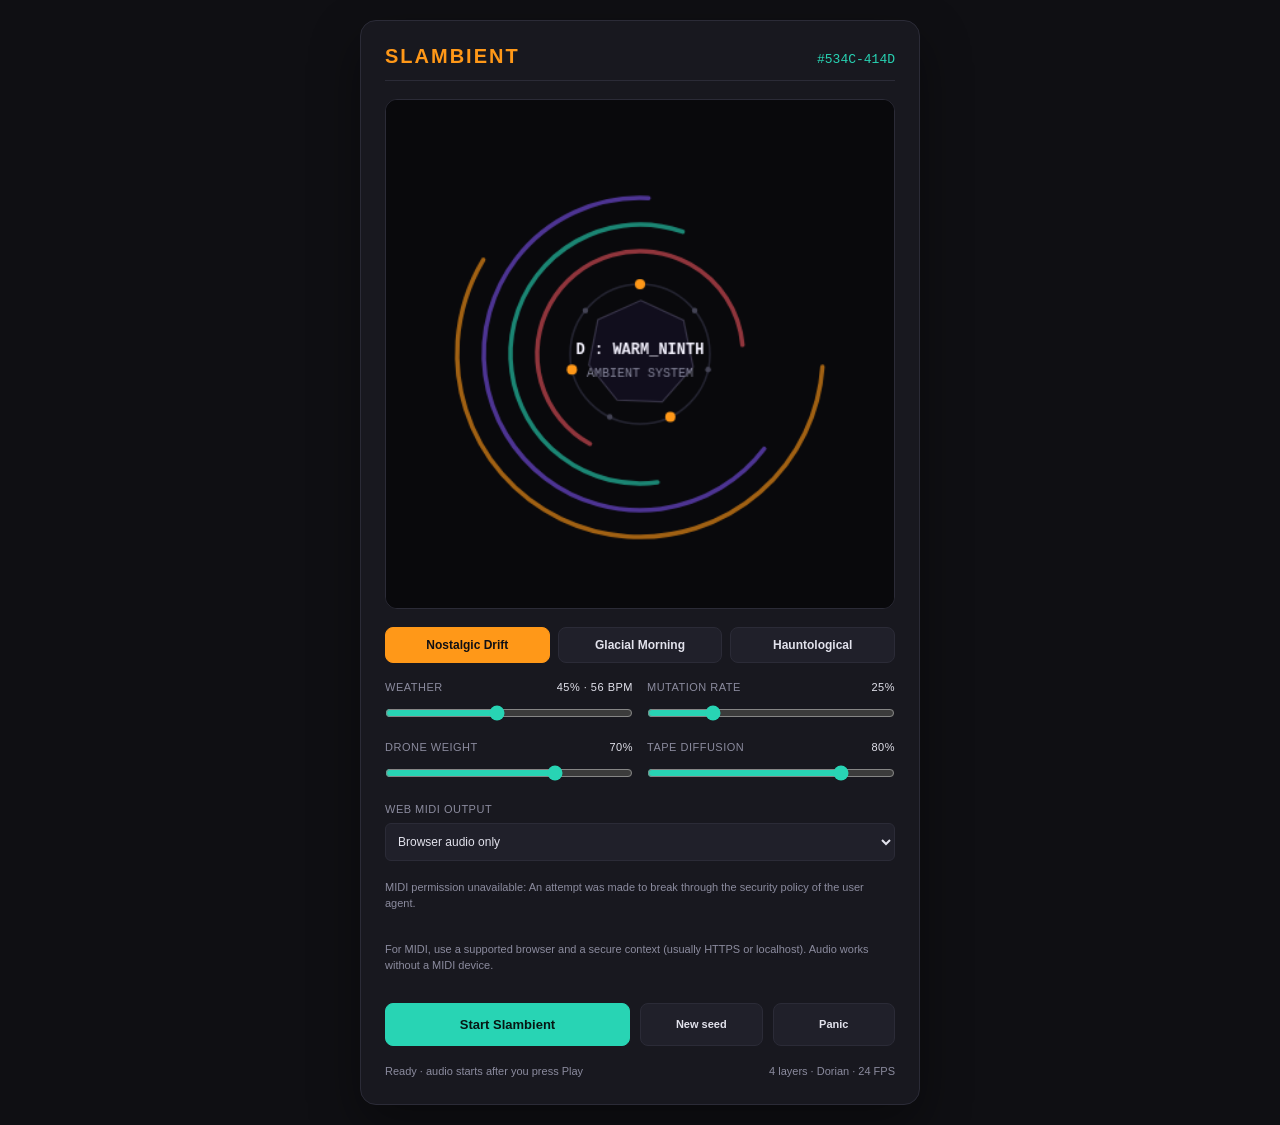
<file: _archive/old_snapshots/slambient-web 2/index.html>
<!DOCTYPE html>
<html lang="en">
<head>
<meta charset="UTF-8">
<meta name="viewport" content="width=device-width, initial-scale=1.0">
<meta name="theme-color" content="#0f0f13">
<title>Slambient — Ambient Generative Workstation</title>
<style>
  :root {
    color-scheme: dark;
    --bg: #0f0f13;
    --card: #18181f;
    --border: #2b2b37;
    --text: #e2e2ec;
    --muted: #8b8b9e;
    --accent: #ff9818;
    --cyan: #28d4b4;
    --indigo: #7850e6;
    --danger: #ff5964;
  }
  * { box-sizing: border-box; }
  body {
    min-height: 100vh;
    margin: 0;
    padding: 20px;
    display: flex;
    justify-content: center;
    align-items: center;
    background: var(--bg);
    color: var(--text);
    font-family: -apple-system, BlinkMacSystemFont, "Segoe UI", Roboto, sans-serif;
  }
  button, input, select { font: inherit; }
  button:focus-visible, input:focus-visible, select:focus-visible {
    outline: 2px solid var(--cyan);
    outline-offset: 3px;
  }
  .app-container {
    width: min(100%, 560px);
    padding: clamp(16px, 4vw, 24px);
    display: flex;
    flex-direction: column;
    gap: 18px;
    background: var(--card);
    border: 1px solid var(--border);
    border-radius: 16px;
    box-shadow: 0 20px 50px rgb(0 0 0 / 38%);
  }
  header {
    display: flex;
    align-items: baseline;
    justify-content: space-between;
    gap: 12px;
    padding-bottom: 12px;
    border-bottom: 1px solid var(--border);
  }
  h1 { margin: 0; font-size: 20px; letter-spacing: 2px; text-transform: uppercase; color: var(--accent); }
  .seed-badge { font: 13px ui-monospace, SFMono-Regular, Menlo, monospace; color: var(--cyan); white-space: nowrap; }
  .canvas-wrapper {
    width: 100%;
    aspect-ratio: 1;
    overflow: hidden;
    background: #09090c;
    border: 1px solid var(--border);
    border-radius: 12px;
  }
  canvas { display: block; width: 100%; height: 100%; }
  .mood-row { display: grid; grid-template-columns: repeat(3, minmax(0, 1fr)); gap: 8px; }
  button {
    min-width: 0;
    padding: 10px 8px;
    background: #20202a;
    color: var(--text);
    border: 1px solid var(--border);
    border-radius: 8px;
    font-size: 12px;
    font-weight: 600;
    cursor: pointer;
    transition: background-color .15s ease, border-color .15s ease, color .15s ease;
  }
  button:hover { background: #2a2a38; border-color: var(--muted); }
  .mood-row button.active { background: var(--accent); color: #101014; border-color: var(--accent); }
  .controls-grid { display: grid; grid-template-columns: repeat(2, minmax(0, 1fr)); gap: 16px 14px; }
  .control-group { min-width: 0; display: flex; flex-direction: column; gap: 8px; }
  .control-header { display: flex; justify-content: space-between; align-items: baseline; gap: 8px; color: var(--muted); font-size: 11px; text-transform: uppercase; letter-spacing: .5px; }
  .control-value { color: var(--text); font-variant-numeric: tabular-nums; white-space: nowrap; }
  input[type="range"] { width: 100%; min-height: 24px; margin: 0; accent-color: var(--cyan); cursor: pointer; }
  select {
    width: 100%;
    min-height: 38px;
    padding: 8px;
    color: var(--text);
    background: #20202a;
    border: 1px solid var(--border);
    border-radius: 6px;
    font-size: 12px;
  }
  .midi-status, .transport-status, .helper-text { color: var(--muted); font-size: 11px; line-height: 1.45; }
  .transport-row { display: grid; grid-template-columns: 2fr 1fr 1fr; gap: 10px; }
  .btn-play { padding: 13px 10px; color: #071713; background: var(--cyan); border-color: var(--cyan); font-size: 13px; }
  .btn-play:hover { background: #48e5c8; }
  .btn-play.playing { color: white; background: var(--danger); border-color: var(--danger); }
  .btn-util { font-size: 11px; }
  .status-line { display: flex; justify-content: space-between; gap: 12px; }
  .status-line span:last-child { text-align: right; }
  @media (max-width: 420px) {
    body { padding: 10px; align-items: flex-start; }
    .app-container { gap: 15px; }
    h1 { font-size: 17px; letter-spacing: 1.5px; }
    .seed-badge { font-size: 11px; }
    .mood-row { grid-template-columns: 1fr; }
    .mood-row button { padding: 11px; }
    .transport-row { grid-template-columns: 1fr 1fr; }
    .btn-play { grid-column: 1 / -1; }
  }
  @media (prefers-reduced-motion: reduce) {
    button { transition: none; }
  }
</style>
</head>
<body>
<main class="app-container">
  <header>
    <h1>Slambient</h1>
    <div class="seed-badge" id="seedDisplay" aria-label="World seed">#534C-414D</div>
  </header>

  <div class="canvas-wrapper">
    <canvas id="visualizer" width="400" height="400" role="img" aria-label="Animated view of Slambient's four generative layers"></canvas>
  </div>

  <div class="mood-row" role="group" aria-label="Mood preset">
    <button type="button" class="active" data-mood="0" aria-pressed="true">Nostalgic Drift</button>
    <button type="button" data-mood="1" aria-pressed="false">Glacial Morning</button>
    <button type="button" data-mood="2" aria-pressed="false">Hauntological</button>
  </div>

  <section class="controls-grid" aria-label="Slambient controls">
    <div class="control-group">
      <label class="control-header" for="knobWeather"><span>Weather</span><span class="control-value" id="valWeather">45% · 53 BPM</span></label>
      <input type="range" id="knobWeather" min="0" max="100" value="45">
    </div>
    <div class="control-group">
      <label class="control-header" for="knobMutation"><span>Mutation rate</span><span class="control-value" id="valMutation">25%</span></label>
      <input type="range" id="knobMutation" min="0" max="100" value="25">
    </div>
    <div class="control-group">
      <label class="control-header" for="knobDrone"><span>Drone weight</span><span class="control-value" id="valDrone">70%</span></label>
      <input type="range" id="knobDrone" min="0" max="100" value="70">
    </div>
    <div class="control-group">
      <label class="control-header" for="knobReverb"><span>Tape diffusion</span><span class="control-value" id="valReverb">80%</span></label>
      <input type="range" id="knobReverb" min="0" max="100" value="80">
    </div>
  </section>

  <section class="control-group" aria-label="MIDI output">
    <label class="control-header" for="midiOut"><span>Web MIDI output</span></label>
    <select id="midiOut">
      <option value="">Browser audio only</option>
    </select>
    <p class="midi-status" id="midiStatus" role="status">Checking MIDI support…</p>
    <p class="helper-text">For MIDI, use a supported browser and a secure context (usually HTTPS or localhost). Audio works without a MIDI device.</p>
  </section>

  <div class="transport-row">
    <button type="button" class="btn-play" id="btnPlay">Start Slambient</button>
    <button type="button" class="btn-util" id="btnNewSeed">New seed</button>
    <button type="button" class="btn-util" id="btnPanic">Panic</button>
  </div>
  <div class="status-line transport-status" aria-live="polite">
    <span id="transportStatus">Ready · audio starts after you press Play</span>
    <span id="layerStatus">4 layers · 24 FPS</span>
  </div>
</main>

<script>
'use strict';

/* ------------------------------- GENERATIVE ENGINE ---------------------- */
const $ = (id) => document.getElementById(id);
const clamp = (value, min, max) => Math.min(max, Math.max(min, value));

const SCALE_DORIAN = [0, 2, 3, 5, 7, 9, 10];
const SCALE_LYDIAN = [0, 2, 4, 6, 7, 9, 11];
const SCALE_PENT = [0, 3, 5, 7, 10];
const NOTE_NAMES = ['C', 'C♯', 'D', 'D♯', 'E', 'F', 'F♯', 'G', 'G♯', 'A', 'A♯', 'B'];
const VOICINGS = [
  { name: 'WARM_NINTH', degrees: [0, 2, 4, 8] },
  { name: 'DREAM_FOURTH', degrees: [0, 3, 5, 7] },
  { name: 'SUS_TWO', degrees: [0, 1, 4, 7] },
  { name: 'FIFTH_SPREAD', degrees: [0, 4, 7, 11] }
];

let worldSeed = 0x534C414D;
let rngState = worldSeed || 0x6D2B79F5; // xorshift32 cannot use an all-zero state
let rootNote = 2; // D
let activeScale = SCALE_DORIAN;
let scaleLabel = 'Dorian';
let activeVoicing = 0;
let leadScaleDeg = 0;
let tickCount = 0;
let stepEuclid = -1;
let stepShim = -1;
let stepLead = -1;
let stepDrone = -1;
let currentChordStr = 'D : WARM_NINTH';
let tensionEvents = 0;
let leadEvents = 0;

function randomUint32() {
  // Keep arithmetic in 32-bit integer space; always return an unsigned value.
  let x = rngState >>> 0;
  x ^= x << 13;
  x ^= x >>> 17;
  x ^= x << 5;
  rngState = x >>> 0;
  if (rngState === 0) rngState = 0x6D2B79F5;
  return rngState;
}
function randomFloat() { return randomUint32() / 0x100000000; } // [0, 1), never 1
function randInt(min, max) { return min + Math.floor(randomFloat() * (max - min + 1)); }
function formatSeed(value) {
  const hex = (value >>> 0).toString(16).toUpperCase().padStart(8, '0');
  return `#${hex.slice(0, 4)}-${hex.slice(4)}`;
}
function resetWorld(seedValue) {
  worldSeed = seedValue >>> 0;
  rngState = worldSeed || 0x6D2B79F5;
  tickCount = 0;
  stepEuclid = stepShim = stepLead = stepDrone = -1;
  leadScaleDeg = 0;
  activeVoicing = 0;
  tensionEvents = 0;
  leadEvents = 0;
  currentChordStr = `${NOTE_NAMES[rootNote]} : ${VOICINGS[activeVoicing].name}`;
  $('seedDisplay').textContent = formatSeed(worldSeed);
}

/* -------------------------------- WEB AUDIO ----------------------------- */
let audioCtx = null;
let dryBus = null;
let delaySend = null;
let reverbSend = null;
let tapeDelay = null;
let delayFeedback = null;
let delayLFO = null;
let delayLFOGain = null;
let delayWetGain = null;
let reverbNode = null;
let reverbWetGain = null;
let mixBus = null;
let saturationNode = null;
let limiterNode = null;
let masterGain = null;
let droneOsc = null;
let droneFilter = null;
let droneGain = null;
let noiseBuffer = null;
const activeVoices = new Set();

let isPlaying = false;
let isStarting = false;
let transportRequestToken = 0;
let schedulerId = null;
let nextTickTime = 0;
let transportStartedAt = 0;
const SCHEDULER_INTERVAL_MS = 25;
const SCHEDULE_AHEAD_SECONDS = 0.12;
const MASTER_LEVEL = 0.78;

function makeDeterministicImpulse(context, seconds = 2.8) {
  const length = Math.max(1, Math.floor(context.sampleRate * seconds));
  const buffer = context.createBuffer(2, length, context.sampleRate);
  // Fixed local generator: the reverb texture is stable across sessions and doesn't consume world RNG.
  let state = 0x2E91A55D;
  for (let channel = 0; channel < 2; channel++) {
    const data = buffer.getChannelData(channel);
    for (let i = 0; i < length; i++) {
      state = (Math.imul(state, 1664525) + 1013904223) >>> 0;
      const noise = (state / 0x100000000) * 2 - 1;
      const decay = Math.pow(1 - i / length, 2.7);
      data[i] = noise * decay * (channel === 0 ? 1 : 0.96);
    }
  }
  return buffer;
}

function routeVoice(outputNode) {
  outputNode.connect(dryBus);
  outputNode.connect(delaySend);
  outputNode.connect(reverbSend);
}

function initAudio() {
  if (audioCtx) return;
  const AudioContextCtor = window.AudioContext || window.webkitAudioContext;
  if (!AudioContextCtor) throw new Error('Web Audio is not supported by this browser.');
  audioCtx = new AudioContextCtor();

  dryBus = audioCtx.createGain();
  delaySend = audioCtx.createGain();
  reverbSend = audioCtx.createGain();
  mixBus = audioCtx.createGain();

  tapeDelay = audioCtx.createDelay(1.0);
  tapeDelay.delayTime.value = 0.34;
  delayFeedback = audioCtx.createGain();
  delayWetGain = audioCtx.createGain();
  delayFeedback.gain.value = 0.32;
  delayWetGain.gain.value = 0.24;

  delayLFO = audioCtx.createOscillator();
  delayLFO.type = 'sine';
  delayLFO.frequency.value = 0.32;
  delayLFOGain = audioCtx.createGain();
  delayLFOGain.gain.value = 0.0015;
  delayLFO.connect(delayLFOGain);
  delayLFOGain.connect(tapeDelay.delayTime);
  delayLFO.start();

  reverbNode = audioCtx.createConvolver();
  reverbNode.buffer = makeDeterministicImpulse(audioCtx);
  reverbWetGain = audioCtx.createGain();
  reverbWetGain.gain.value = 0.25;
  reverbSend.gain.value = 0.45;

  saturationNode = audioCtx.createWaveShaper();
  const curveLength = 1024;
  const curve = new Float32Array(curveLength);
  const norm = Math.tanh(1.55);
  for (let i = 0; i < curveLength; i++) {
    const x = (i / (curveLength - 1)) * 2 - 1;
    curve[i] = Math.tanh(x * 1.55) / norm;
  }
  saturationNode.curve = curve;
  saturationNode.oversample = '2x';

  // This is a dynamics-compressor safety stage, not a guaranteed true-peak brick-wall limiter.
  limiterNode = audioCtx.createDynamicsCompressor();
  limiterNode.threshold.value = -4;
  limiterNode.knee.value = 0;
  limiterNode.ratio.value = 12;
  limiterNode.attack.value = 0.003;
  limiterNode.release.value = 0.12;

  masterGain = audioCtx.createGain();
  masterGain.gain.value = 0;

  dryBus.connect(mixBus);
  delaySend.connect(tapeDelay);
  tapeDelay.connect(delayFeedback);
  delayFeedback.connect(tapeDelay);
  tapeDelay.connect(delayWetGain);
  delayWetGain.connect(mixBus);
  tapeDelay.connect(reverbNode);
  reverbSend.connect(reverbNode);
  reverbNode.connect(reverbWetGain);
  reverbWetGain.connect(mixBus);
  mixBus.connect(saturationNode);
  saturationNode.connect(limiterNode);
  limiterNode.connect(masterGain);
  masterGain.connect(audioCtx.destination);

  droneOsc = audioCtx.createOscillator();
  droneOsc.type = 'triangle';
  droneOsc.frequency.value = midiToFreq(degreeToMidi(0, 1));
  droneFilter = audioCtx.createBiquadFilter();
  droneFilter.type = 'lowpass';
  droneFilter.frequency.value = 115;
  droneGain = audioCtx.createGain();
  droneGain.gain.value = 0.25;
  droneOsc.connect(droneFilter);
  droneFilter.connect(droneGain);
  routeVoice(droneGain);
  droneOsc.start();

  // Reusable short noise buffer for the shaker texture.
  const noiseLength = Math.floor(audioCtx.sampleRate * 0.09);
  noiseBuffer = audioCtx.createBuffer(1, noiseLength, audioCtx.sampleRate);
  let noiseState = 0x13B72D91;
  const noiseData = noiseBuffer.getChannelData(0);
  for (let i = 0; i < noiseLength; i++) {
    noiseState = (Math.imul(noiseState, 1103515245) + 12345) >>> 0;
    noiseData[i] = (noiseState / 0x100000000) * 2 - 1;
  }
  updateControls();
}

function midiToFreq(midi) { return 440 * Math.pow(2, (midi - 69) / 12); }
function degreeToMidi(degree, octave) {
  const count = activeScale.length;
  const octaveShift = Math.floor(degree / count);
  const index = ((degree % count) + count) % count;
  // MIDI C4 = 60, so octave 4 should start at MIDI 60 (not 48).
  return 12 * (octave + 1 + octaveShift) + rootNote + activeScale[index];
}
function audioTimeToMidiTimestamp(audioTime) {
  return performance.now() + (audioTime - audioCtx.currentTime) * 1000;
}
function sendMidiNote(note, velocity, startTime, duration) {
  if (!midiOutput || !audioCtx) return;
  const safeNote = clamp(Math.round(note), 0, 127);
  const safeVelocity = clamp(Math.round(velocity), 1, 127);
  try {
    midiOutput.send([0x90, safeNote, safeVelocity], audioTimeToMidiTimestamp(startTime));
    midiOutput.send([0x80, safeNote, 0], audioTimeToMidiTimestamp(startTime + duration));
  } catch (error) {
    $('midiStatus').textContent = `MIDI send failed: ${error.message || 'output unavailable'}`;
  }
}
function addActiveVoice(source, gain, scheduledStopTime, peakGain = 0.1, startTime = audioCtx.currentTime) {
  const voice = { source, gain, scheduledStopTime, peakGain, startTime };
  activeVoices.add(voice);
  source.onended = () => activeVoices.delete(voice);
  return voice;
}
function stopAllVoices(fadeSeconds = 0.08) {
  if (!audioCtx) return;
  const now = audioCtx.currentTime;
  for (const voice of [...activeVoices]) {
    try {
      // Notes queued inside the scheduler look-ahead window must be canceled before onset.
      if (voice.startTime > now + 0.002) {
        voice.gain.gain.cancelScheduledValues(now);
        voice.gain.gain.setValueAtTime(0.0001, now);
        voice.source.stop(now + 0.01);
        continue;
      }
      if (typeof voice.gain.gain.cancelAndHoldAtTime === 'function') {
        voice.gain.gain.cancelAndHoldAtTime(now);
      } else {
        voice.gain.gain.cancelScheduledValues(now);
        voice.gain.gain.setValueAtTime(Math.max(0.0001, voice.peakGain * 0.5), now);
      }
      voice.gain.gain.exponentialRampToValueAtTime(0.0001, now + Math.max(0.02, fadeSeconds));
      voice.source.stop(now + Math.max(0.03, fadeSeconds + 0.02));
    } catch (_) {
      // A voice may already have ended or have a stop event queued.
    }
  }
}

function playSynthNote(midi, duration, velocity, isLead = false, scheduledTime = null) {
  if (!audioCtx) return;
  const now = audioCtx.currentTime;
  const when = Math.max(now + 0.005, scheduledTime ?? now + 0.005);
  const length = Math.max(0.12, duration);
  const attack = Math.min(isLead ? 0.075 : 0.16, length * 0.45);
  const endTime = when + length;
  const osc = audioCtx.createOscillator();
  const filter = audioCtx.createBiquadFilter();
  const gain = audioCtx.createGain();

  osc.type = isLead ? 'sawtooth' : 'triangle';
  osc.frequency.setValueAtTime(midiToFreq(midi), when);
  filter.type = 'lowpass';
  filter.frequency.setValueAtTime(isLead ? 1450 : 850, when);
  filter.Q.value = 0.55;

  const amplitude = (clamp(velocity, 0, 127) / 127) * (isLead ? 0.24 : 0.16);
  gain.gain.setValueAtTime(0.0001, when);
  gain.gain.linearRampToValueAtTime(Math.max(0.0002, amplitude), when + attack);
  gain.gain.exponentialRampToValueAtTime(0.0001, endTime);

  osc.connect(filter);
  filter.connect(gain);
  routeVoice(gain);
  addActiveVoice(osc, gain, endTime, Math.max(0.0002, amplitude), when);
  osc.start(when);
  osc.stop(endTime + 0.04);
  sendMidiNote(midi, velocity, when, length);
}

function playPercussion(step, scheduledTime) {
  if (!audioCtx) return;
  const when = Math.max(audioCtx.currentTime + 0.005, scheduledTime);
  const gain = audioCtx.createGain();
  gain.gain.setValueAtTime(0.0001, when);

  if (step % 3 === 0) {
    const osc = audioCtx.createOscillator();
    osc.type = 'sine';
    osc.frequency.setValueAtTime(125, when);
    osc.frequency.exponentialRampToValueAtTime(43, when + 0.085);
    gain.gain.setValueAtTime(0.23, when);
    gain.gain.exponentialRampToValueAtTime(0.0001, when + 0.12);
    osc.connect(gain);
    routeVoice(gain);
    addActiveVoice(osc, gain, when + 0.13, 0.23, when);
    osc.start(when);
    osc.stop(when + 0.14);
  } else if (step % 3 === 1) {
    const osc = audioCtx.createOscillator();
    osc.type = 'triangle';
    osc.frequency.setValueAtTime(650, when);
    osc.frequency.exponentialRampToValueAtTime(240, when + 0.025);
    gain.gain.setValueAtTime(0.08, when);
    gain.gain.exponentialRampToValueAtTime(0.0001, when + 0.045);
    osc.connect(gain);
    routeVoice(gain);
    addActiveVoice(osc, gain, when + 0.05, 0.08, when);
    osc.start(when);
    osc.stop(when + 0.055);
  } else {
    const source = audioCtx.createBufferSource();
    const filter = audioCtx.createBiquadFilter();
    source.buffer = noiseBuffer;
    filter.type = 'highpass';
    filter.frequency.setValueAtTime(4800, when);
    gain.gain.setValueAtTime(0.035, when);
    gain.gain.exponentialRampToValueAtTime(0.0001, when + 0.065);
    source.connect(filter);
    filter.connect(gain);
    routeVoice(gain);
    addActiveVoice(source, gain, when + 0.07, 0.035, when);
    source.start(when);
    source.stop(when + 0.075);
  }
}

/* ------------------------------- CLOCK & SCHEDULER --------------------- */
function baseWeather() { return Number($('knobWeather').value) / 100; }
function mutationAmount() { return Number($('knobMutation').value) / 100; }
function effectiveWeatherAt(time) {
  if (!transportStartedAt || !audioCtx) return baseWeather();
  const base = baseWeather();
  const periodSeconds = 1200 + base * 1200; // slow drift period: 20–40 minutes
  const elapsed = Math.max(0, time - transportStartedAt);
  const drift = Math.sin((elapsed / periodSeconds) * Math.PI * 2) * 0.12;
  return clamp(base + drift, 0, 1);
}
function bpmAt(time) { return 40 + effectiveWeatherAt(time) * 35; }
function tickDurationSeconds(time) { return 60 / bpmAt(time) / 4; } // sixteenth-note clock
function midiIsInScale(midi) {
  const pitchClass = ((Math.round(midi) % 12) + 12) % 12;
  return activeScale.some((interval) => (rootNote + interval) % 12 === pitchClass);
}
function chromaticNeighbor(midi) {
  const direction = randomFloat() < 0.5 ? -1 : 1;
  for (let distance = 1; distance <= 6; distance++) {
    const candidate = midi + direction * distance;
    if (!midiIsInScale(candidate)) return candidate;
  }
  return midi;
}
function advanceLeadDegree() {
  const mutation = mutationAmount();
  const r = randomFloat();
  let delta;
  if (r < 0.30) delta = 0;
  else if (r < 0.72) delta = randomFloat() < 0.5 ? -1 : 1;
  else if (r < 0.90 - mutation * 0.12) delta = randomFloat() < 0.5 ? -2 : 2;
  else delta = (randomFloat() < 0.5 ? -1 : 1) * (mutation > 0.55 ? 3 : 2);
  leadScaleDeg = clamp(leadScaleDeg + delta, -5, 10);
  return degreeToMidi(leadScaleDeg, 4);
}
function updateChordReadout() {
  currentChordStr = `${NOTE_NAMES[rootNote]} : ${VOICINGS[activeVoicing].name}`;
}
function playChord(time, weather) {
  activeVoicing = (activeVoicing + 1) % VOICINGS.length;
  updateChordReadout();
  const voicing = VOICINGS[activeVoicing];
  const duration = 3.6 + weather * 1.3;
  voicing.degrees.forEach((degree, index) => {
    // Gently stagger chord attacks for a soft, non-block-like swell.
    playSynthNote(degreeToMidi(degree, 2), duration, index === 0 ? 52 : 43, false, time + index * 0.045);
  });
}
function scheduleTick(time) {
  tickCount++;
  stepEuclid = (stepEuclid + 1) % 7;
  stepShim = (stepShim + 1) % 11;
  stepLead = (stepLead + 1) % 13;
  stepDrone = (stepDrone + 1) % 17;
  const weather = effectiveWeatherAt(time);

  // Layer 1: a three-hit, seven-step Euclidean-inspired pulse with chance variation.
  const isEuclidHit = ((stepEuclid * 3) % 7) < 3;
  if (isEuclidHit && randomFloat() < 0.55 + weather * 0.40) {
    playPercussion(stepEuclid, time);
  }

  // Layer 2: long phrases, bounded random walk, and an explicit 10% chromatic target.
  if (stepLead === 0) {
    const leadChance = 0.48 + weather * 0.32;
    if (randomFloat() < leadChance) {
      let leadNote = advanceLeadDegree();
      leadEvents++;
      if (randomFloat() < 0.10) {
        leadNote = chromaticNeighbor(leadNote);
        tensionEvents++;
      }
      const duration = 1.8 + weather * 1.2;
      playSynthNote(leadNote, duration, randInt(68, 92), true, time);
    }
    if (tickCount % 26 === 0) playChord(time, weather);
  }

  // Layer 3: sparse upper-register arpeggios; weather gently changes their density.
  if (stepShim === 0 && randomFloat() < 0.28 + weather * 0.42) {
    const arpNote = degreeToMidi(randInt(0, activeScale.length - 1), 5);
    playSynthNote(arpNote, 0.34 + weather * 0.22, randInt(35, 62), false, time);
  }

  // Layer 4: keep the drone anchored to the current root and glide rather than jump.
  if (stepDrone === 0 && droneOsc) {
    droneOsc.frequency.setTargetAtTime(midiToFreq(degreeToMidi(0, 1)), time, 1.7);
    if (droneFilter) {
      const diffusion = Number($('knobReverb').value) / 100;
      droneFilter.frequency.setTargetAtTime(85 + weather * 80 + diffusion * 25, time, 2.2);
    }
  }
}
function scheduler() {
  if (!isPlaying || !audioCtx) return;
  const horizon = audioCtx.currentTime + SCHEDULE_AHEAD_SECONDS;
  let safetyCount = 0;
  while (nextTickTime < horizon && safetyCount < 32) {
    const thisTickTime = nextTickTime;
    scheduleTick(thisTickTime);
    nextTickTime += tickDurationSeconds(thisTickTime);
    safetyCount++;
  }
}

/* -------------------------------- TRANSPORT ---------------------------- */
async function startPlayback() {
  if (isStarting || isPlaying) return;
  isStarting = true;
  const requestToken = ++transportRequestToken;
  try {
    initAudio();
    await audioCtx.resume();
    // A Panic/Pause pressed while resume() was pending invalidates this start request.
    if (requestToken !== transportRequestToken) return;
    const now = audioCtx.currentTime;
    isPlaying = true;
    transportStartedAt = now + 0.06;
    nextTickTime = transportStartedAt;
    if (typeof masterGain.gain.cancelAndHoldAtTime === 'function') {
      masterGain.gain.cancelAndHoldAtTime(now);
    } else {
      masterGain.gain.cancelScheduledValues(now);
      masterGain.gain.setValueAtTime(0, now);
    }
    masterGain.gain.linearRampToValueAtTime(MASTER_LEVEL, now + 0.12);
    $('btnPlay').textContent = 'Pause Slambient';
    $('btnPlay').classList.add('playing');
    $('transportStatus').textContent = 'Playing · generative clock running';
    scheduler();
    schedulerId = window.setInterval(scheduler, SCHEDULER_INTERVAL_MS);
  } catch (error) {
    if (requestToken === transportRequestToken) {
      isPlaying = false;
      $('transportStatus').textContent = `Audio could not start: ${error.message || error}`;
    }
  } finally {
    if (requestToken === transportRequestToken) isStarting = false;
  }
}
function stopPlayback(isPanic = false) {
  transportRequestToken++;
  isStarting = false;
  isPlaying = false;
  if (schedulerId !== null) {
    clearInterval(schedulerId);
    schedulerId = null;
  }
  if (audioCtx && masterGain) {
    const now = audioCtx.currentTime;
    if (typeof masterGain.gain.cancelAndHoldAtTime === 'function') {
      masterGain.gain.cancelAndHoldAtTime(now);
    } else {
      masterGain.gain.cancelScheduledValues(now);
      masterGain.gain.setValueAtTime(MASTER_LEVEL, now);
    }
    masterGain.gain.linearRampToValueAtTime(0, now + (isPanic ? 0.025 : 0.09));
    stopAllVoices(isPanic ? 0.02 : 0.07);
  }
  sendAllNotesOff(midiOutput, isPanic);
  $('btnPlay').textContent = 'Start Slambient';
  $('btnPlay').classList.remove('playing');
  $('transportStatus').textContent = isPanic ? 'Panic · audio faded and MIDI notes cleared' : 'Paused · transport stopped';
}
function togglePlay() {
  if (isStarting) return;
  if (isPlaying) stopPlayback(false);
  else startPlayback();
}
function panic() { stopPlayback(true); }

/* -------------------------------- CONTROLS ----------------------------- */
function setMood(index) {
  document.querySelectorAll('[data-mood]').forEach((button) => {
    const active = Number(button.dataset.mood) === index;
    button.classList.toggle('active', active);
    button.setAttribute('aria-pressed', String(active));
  });
  if (index === 0) {
    activeScale = SCALE_DORIAN;
    scaleLabel = 'Dorian';
    $('knobWeather').value = 45;
  } else if (index === 1) {
    activeScale = SCALE_LYDIAN;
    scaleLabel = 'Lydian';
    $('knobWeather').value = 30;
  } else {
    activeScale = SCALE_PENT;
    scaleLabel = 'Pentatonic';
    $('knobWeather').value = 75;
  }
  updateChordReadout();
  updateControls();
}
function updateControls() {
  const weatherPercent = Number($('knobWeather').value);
  const mutationPercent = Number($('knobMutation').value);
  const dronePercent = Number($('knobDrone').value);
  const reverbPercent = Number($('knobReverb').value);
  const bpm = Math.round(40 + weatherPercent * 0.35);
  $('valWeather').textContent = `${weatherPercent}% · ${bpm} BPM`;
  $('valMutation').textContent = `${mutationPercent}%`;
  $('valDrone').textContent = `${dronePercent}%`;
  $('valReverb').textContent = `${reverbPercent}%`;
  $('layerStatus').textContent = `4 layers · ${scaleLabel} · 24 FPS`;

  if (audioCtx) {
    const now = audioCtx.currentTime;
    const smooth = (param, value, timeConstant = 0.08) => param.setTargetAtTime(value, now, timeConstant);
    if (droneGain) smooth(droneGain.gain, (dronePercent / 100) * 0.34);
    if (reverbWetGain) smooth(reverbWetGain.gain, (reverbPercent / 100) * 0.43);
    if (delaySend) smooth(delaySend.gain, 0.12 + (weatherPercent / 100) * 0.16);
    if (delayFeedback) smooth(delayFeedback.gain, 0.20 + (weatherPercent / 100) * 0.22);
    if (delayLFOGain) smooth(delayLFOGain.gain, 0.0005 + (weatherPercent / 100) * 0.0025);
  }
}
function newWorldSeed() {
  let nextSeed;
  if (window.crypto && window.crypto.getRandomValues) {
    const values = new Uint32Array(1);
    window.crypto.getRandomValues(values);
    nextSeed = values[0] >>> 0;
  } else {
    nextSeed = (Math.floor(Math.random() * 0x100000000) ^ Date.now()) >>> 0;
  }
  if (nextSeed === 0) nextSeed = 0x6D2B79F5;
  resetWorld(nextSeed);
  $('transportStatus').textContent = isPlaying ? 'New world seed · clock continues' : 'New world seed · ready to play';
}

/* -------------------------------- MIDI ---------------------------------- */
let midiAccess = null;
let midiOutput = null;
function sendAllNotesOff(output, isPanic) {
  if (!output) return;
  try {
    if (typeof output.clear === 'function') output.clear();
    const timestamp = performance.now() + 2;
    for (let channel = 0; channel < 16; channel++) {
      if (isPanic) output.send([0xB0 | channel, 120, 0], timestamp); // All Sound Off
      output.send([0xB0 | channel, 123, 0], timestamp); // All Notes Off
    }
  } catch (error) {
    $('midiStatus').textContent = `Could not clear MIDI notes: ${error.message || 'output unavailable'}`;
  }
}
function refreshMidiOutputs() {
  const select = $('midiOut');
  const previouslySelected = midiOutput ? midiOutput.id : select.value;
  select.replaceChildren();
  const placeholder = document.createElement('option');
  placeholder.value = '';
  placeholder.textContent = 'Browser audio only';
  select.appendChild(placeholder);
  if (!midiAccess) return;

  for (const output of midiAccess.outputs.values()) {
    const option = document.createElement('option');
    option.value = output.id;
    option.textContent = output.name || `MIDI output ${output.id}`;
    select.appendChild(option);
  }
  const matchingOutput = Array.from(midiAccess.outputs.values()).find((output) => output.id === previouslySelected);
  if (matchingOutput) {
    select.value = matchingOutput.id;
    midiOutput = matchingOutput;
    $('midiStatus').textContent = `Connected: ${matchingOutput.name || 'MIDI output'}`;
  } else {
    midiOutput = null;
    select.value = '';
    $('midiStatus').textContent = midiAccess.outputs.size ? 'Choose a MIDI destination above.' : 'No MIDI outputs found; browser audio remains available.';
  }
}
async function setupMIDI() {
  if (!navigator.requestMIDIAccess) {
    $('midiStatus').textContent = 'Web MIDI is not supported here. Browser audio is available.';
    return;
  }
  try {
    midiAccess = await navigator.requestMIDIAccess({ sysex: false });
    refreshMidiOutputs();
    midiAccess.addEventListener('statechange', refreshMidiOutputs);
  } catch (error) {
    $('midiStatus').textContent = `MIDI permission unavailable: ${error.message || 'check browser permissions'}`;
  }
}

/* ------------------------------ VISUALIZER ------------------------------ */
const canvas = $('visualizer');
const ctx = canvas.getContext('2d');
let angle = 0;
let lastFrameTime = 0;
let lastDrawTime = 0;
const FRAME_INTERVAL = 1000 / 24;
function resizeCanvas() {
  const ratio = Math.min(window.devicePixelRatio || 1, 2);
  const size = 400;
  if (canvas.width !== Math.round(size * ratio) || canvas.height !== Math.round(size * ratio)) {
    canvas.width = Math.round(size * ratio);
    canvas.height = Math.round(size * ratio);
  }
  ctx.setTransform(ratio, 0, 0, ratio, 0, 0);
}
function drawVisualizer(timestamp) {
  requestAnimationFrame(drawVisualizer);
  if (timestamp - lastFrameTime < FRAME_INTERVAL) return;
  const delta = lastFrameTime ? Math.min(80, timestamp - lastFrameTime) : FRAME_INTERVAL;
  lastFrameTime = timestamp;
  lastDrawTime = timestamp;
  const activeMotion = isPlaying ? 1 : 0.18;
  angle += delta * 0.00034 * activeMotion;

  ctx.clearRect(0, 0, 400, 400);
  ctx.fillStyle = '#09090c';
  ctx.fillRect(0, 0, 400, 400);
  const cx = 200, cy = 200;
  const arcs = [
    { r: 144, speed: 1.0, color: 'rgba(255, 152, 24, 0.62)' },
    { r: 123, speed: -0.7, color: 'rgba(120, 80, 230, 0.62)' },
    { r: 102, speed: 0.5, color: 'rgba(40, 212, 180, 0.62)' },
    { r: 81, speed: -0.3, color: 'rgba(255, 89, 100, 0.55)' }
  ];
  arcs.forEach((arc, index) => {
    ctx.beginPath();
    const phase = angle * arc.speed + index * 0.7;
    ctx.arc(cx, cy, arc.r, phase, phase + Math.PI * (1.15 + (index % 2) * 0.16));
    ctx.strokeStyle = arc.color;
    ctx.lineWidth = 3.5;
    ctx.lineCap = 'round';
    ctx.stroke();
  });

  // A slowly breathing polygon gives the center some life without a full-screen effect.
  ctx.beginPath();
  for (let i = 0; i < 7; i++) {
    const a = (i / 7) * Math.PI * 2 - Math.PI / 2 + angle * 0.18;
    const breath = Math.sin(angle * 1.7 + i * 1.13) * (isPlaying ? 5 : 1.5);
    const radius = 42 + breath;
    const x = cx + Math.cos(a) * radius;
    const y = cy + Math.sin(a) * radius;
    if (i === 0) ctx.moveTo(x, y); else ctx.lineTo(x, y);
  }
  ctx.closePath();
  ctx.fillStyle = 'rgba(120, 80, 230, 0.08)';
  ctx.fill();
  ctx.strokeStyle = 'rgba(200, 190, 240, 0.23)';
  ctx.lineWidth = 1.2;
  ctx.stroke();

  ctx.beginPath();
  ctx.arc(cx, cy, 55, 0, Math.PI * 2);
  ctx.strokeStyle = '#252532';
  ctx.lineWidth = 1.5;
  ctx.stroke();
  for (let i = 0; i < 7; i++) {
    const a = (i * Math.PI * 2 / 7) - Math.PI / 2;
    const px = cx + Math.cos(a) * 55;
    const py = cy + Math.sin(a) * 55;
    const hit = ((i * 3) % 7) < 3;
    const current = stepEuclid === i && isPlaying;
    ctx.beginPath();
    ctx.arc(px, py, current ? 6.5 : (hit ? 4 : 2.2), 0, Math.PI * 2);
    ctx.fillStyle = current ? '#ffffff' : (hit ? '#ff9818' : '#444455');
    ctx.fill();
  }
  ctx.fillStyle = '#f5f3ff';
  ctx.font = 'bold 12px ui-monospace, SFMono-Regular, Menlo, monospace';
  ctx.textAlign = 'center';
  ctx.textBaseline = 'middle';
  ctx.fillText(currentChordStr, cx, cy - 3);
  ctx.fillStyle = '#85859a';
  ctx.font = '10px ui-monospace, SFMono-Regular, Menlo, monospace';
  ctx.fillText(isPlaying ? `${Math.round(bpmAt(audioCtx ? audioCtx.currentTime : 0))} BPM` : 'AMBIENT SYSTEM', cx, cy + 15);
}

/* -------------------------------- BINDINGS ----------------------------- */
$('btnPlay').addEventListener('click', togglePlay);
$('btnPanic').addEventListener('click', panic);
$('btnNewSeed').addEventListener('click', newWorldSeed);
document.querySelectorAll('[data-mood]').forEach((button) => {
  button.addEventListener('click', () => setMood(Number(button.dataset.mood)));
});
['knobWeather', 'knobMutation', 'knobDrone', 'knobReverb'].forEach((id) => {
  $(id).addEventListener('input', updateControls);
});
$('midiOut').addEventListener('change', (event) => {
  const oldOutput = midiOutput;
  if (oldOutput && oldOutput.id !== event.target.value) sendAllNotesOff(oldOutput, true);
  midiOutput = midiAccess ? midiAccess.outputs.get(event.target.value) || null : null;
  if (midiOutput) {
    $('midiStatus').textContent = `Connected: ${midiOutput.name || 'MIDI output'}`;
  } else {
    $('midiStatus').textContent = midiAccess?.outputs.size ? 'Browser audio only; no MIDI destination selected.' : 'No MIDI outputs found; browser audio remains available.';
  }
});
window.addEventListener('resize', resizeCanvas);

resetWorld(worldSeed);
updateControls();
resizeCanvas();
requestAnimationFrame(drawVisualizer);
setupMIDI();
</script>
</body>
</html>
</file>
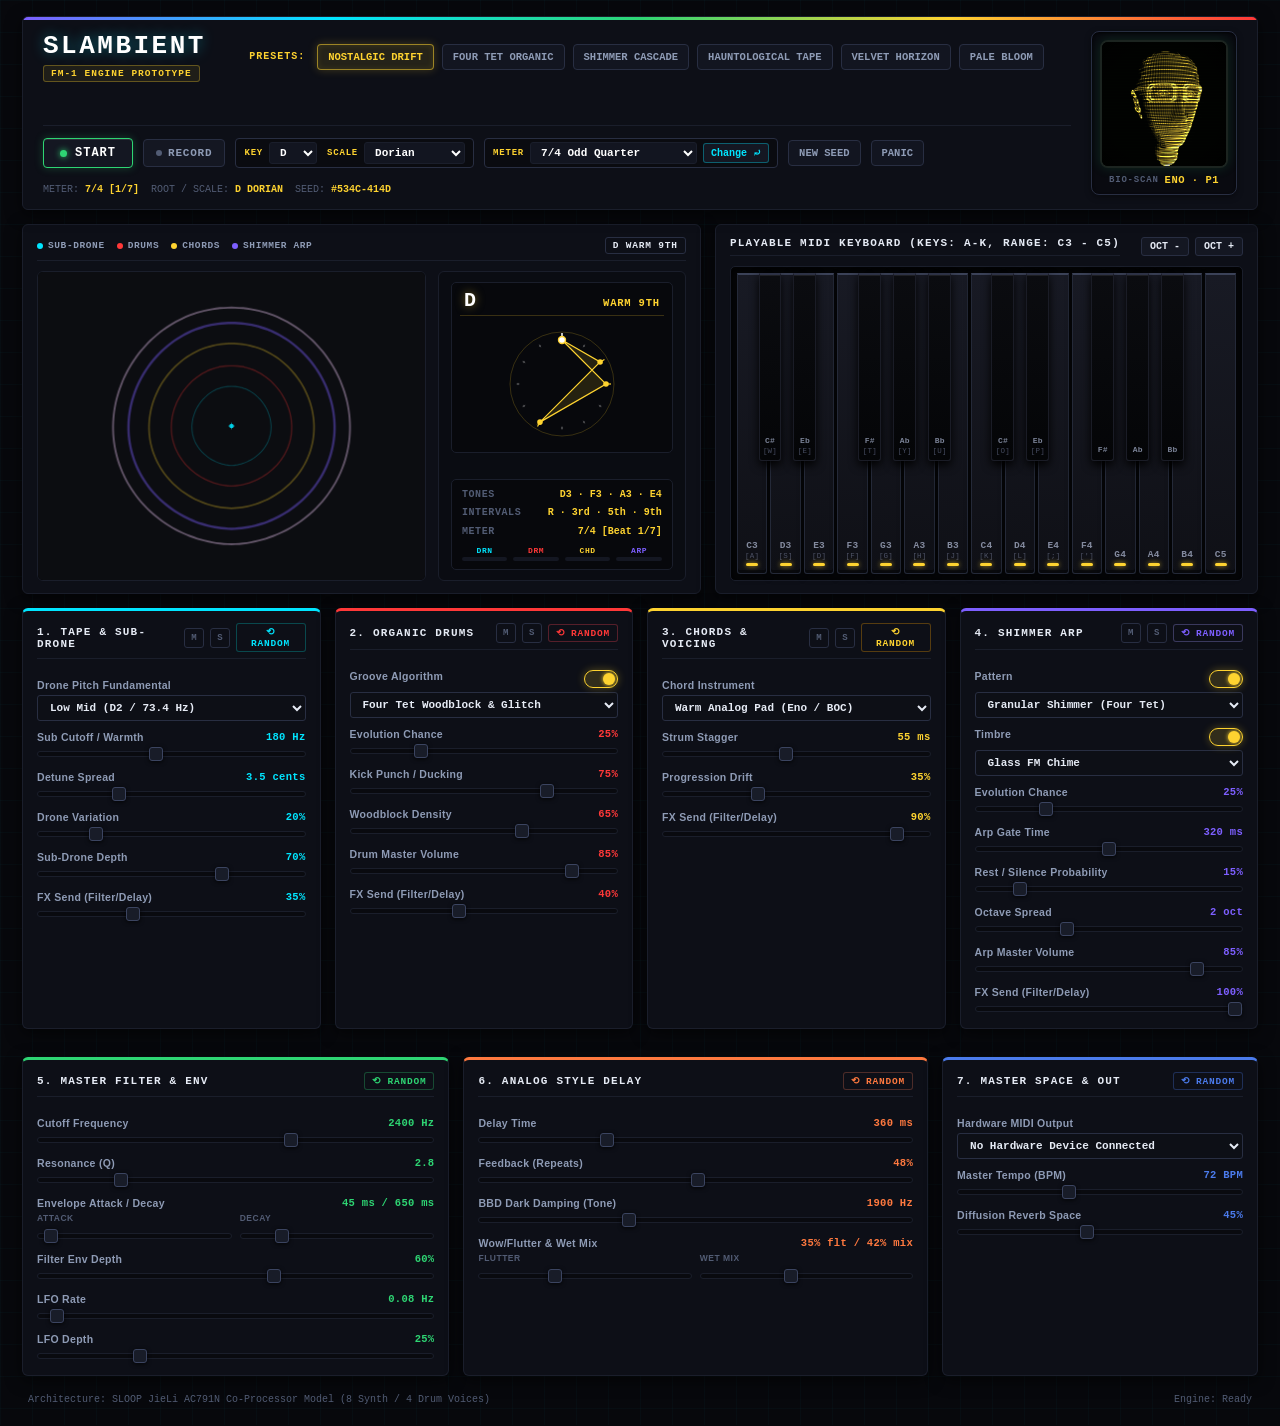
<file: _archive/old_snapshots/downloads-slambient-web_index.html>
<!DOCTYPE html>
<html lang="en">
<head>
<meta charset="UTF-8">
<meta name="viewport" content="width=device-width, initial-scale=1.0">
<title>Slambient — Generative Ambient Instrument</title>
<style>
  :root {
    /* 1980-1983 Vintage Computer Graphics / Technical CAD Palette */
    --bg: #07080c;
    --bg-darker: #040507;
    --panel: #0d0f17;
    --panel-header: #121520;
    --border: #1a1e2b;
    --border-light: #282e42;
    --border-bright: #3b4460;

    --text-primary: #e6ebf5;
    --text-secondary: #8e9bb5;
    --text-tertiary: #525c74;

    /* Vintage Vector CRT & Future Shock Spectral Primaries */
    --color-drone: #00e5ff;
    --color-drum: #ff3838;
    --color-chord: #fed330;
    --color-arp: #7d5fff;
    --color-filter: #2ed573;
    --color-delay: #ff793f;
    --color-space: #4b7bec;
    --color-live: #ffffff;

    --accent: #fed330;
    --accent-dim: rgba(254, 211, 48, 0.14);

    /* Hardware keybed */
    --key-chassis: #07080c;
    --key-natural: #161822;
    --key-sharp: #0a0b0f;
  }

  * { box-sizing: border-box; margin: 0; padding: 0; }

  body {
    background-color: var(--bg);
    background-image:
      linear-gradient(rgba(0, 229, 255, 0.025) 1px, transparent 1px),
      linear-gradient(90deg, rgba(0, 229, 255, 0.025) 1px, transparent 1px);
    background-size: 32px 32px;
    color: var(--text-primary);
    font-family: -apple-system, BlinkMacSystemFont, "Segoe UI", Roboto, "Helvetica Neue", sans-serif;
    min-height: 100vh;
    padding: 16px 22px;
    display: flex;
    flex-direction: column;
    gap: 14px;
    -webkit-font-smoothing: antialiased;
  }

  /* Header Bar - 1983 Technical CAD / Exhibition Banner */
  header.top-bar {
    display: flex;
    flex-direction: row;
    align-items: stretch;
    gap: 20px;
    background: var(--panel);
    border: 1px solid var(--border);
    border-radius: 6px;
    padding: 14px 20px;
    position: relative;
    overflow: hidden;
    box-shadow: 0 4px 16px rgba(0, 0, 0, 0.6);
  }
  header.top-bar::before {
    content: "";
    position: absolute;
    top: 0; left: 0; right: 0;
    height: 3px;
    background: linear-gradient(90deg, #7d5fff 0%, #00e5ff 25%, #2ed573 50%, #fed330 75%, #ff3838 100%);
  }

  /* Left column fills the full header height (matching the Bio-Scan square),
     brand+presets pinned to the top, transport controls pinned to the bottom */
  .header-main {
    display: flex;
    flex-direction: column;
    justify-content: space-between;
    gap: 12px;
    flex: 1;
    min-width: 0;
  }
  .top-bar-row {
    display: flex;
    align-items: center;
    justify-content: space-between;
    gap: 16px;
    flex-wrap: wrap;
    min-width: 0;
  }
  .transport-row {
    border-top: 1px solid var(--border);
    padding-top: 12px;
  }

  .brand-group {
    display: flex;
    flex-direction: column;
    align-items: flex-start;
    gap: 4px;
    min-width: 0;
  }
  .app-title {
    font-size: 26px;
    font-weight: 800;
    letter-spacing: 2.5px;
    text-transform: uppercase;
    color: #ffffff;
    font-family: ui-monospace, SFMono-Regular, Menlo, monospace;
    text-shadow: 0 0 14px rgba(0, 229, 255, 0.4);
  }
  .app-tag {
    font-size: 9.5px;
    font-weight: 700;
    text-transform: uppercase;
    letter-spacing: 1px;
    color: var(--accent);
    background: rgba(254, 211, 48, 0.08);
    border: 1px solid rgba(254, 211, 48, 0.3);
    padding: 2px 7px;
    border-radius: 3px;
    font-family: ui-monospace, SFMono-Regular, Menlo, monospace;
  }

  .global-transport {
    flex-wrap: wrap;
    display: flex;
    align-items: center;
    gap: 10px;
  }

  /* Vintage Computing Buttons */
  .btn-main-play {
    display: flex;
    align-items: center;
    gap: 8px;
    background: #141722;
    color: #ffffff;
    border: 1px solid #2ed573;
    padding: 7px 16px;
    border-radius: 4px;
    font-size: 12px;
    font-weight: 700;
    letter-spacing: 1px;
    text-transform: uppercase;
    cursor: pointer;
    font-family: ui-monospace, SFMono-Regular, Menlo, monospace;
    box-shadow: 0 0 8px rgba(46, 213, 115, 0.25), inset 0 1px 0 rgba(255,255,255,0.1);
    transition: all 0.15s ease;
  }
  .btn-main-play:hover {
    background: #1b2130;
    box-shadow: 0 0 14px rgba(46, 213, 115, 0.5);
  }
  .btn-main-play.active {
    background: #2ed573;
    color: #07080c;
    border-color: #2ed573;
    box-shadow: 0 0 18px rgba(46, 213, 115, 0.7);
  }
  .play-dot {
    width: 7px;
    height: 7px;
    border-radius: 50%;
    background: #2ed573;
    box-shadow: 0 0 6px #2ed573;
    transition: background 0.15s;
  }
  .btn-main-play.active .play-dot {
    background: #07080c;
    box-shadow: none;
  }

  .btn-record {
    background: #141722;
    color: var(--text-secondary);
    border: 1px solid var(--border-light);
    padding: 7px 12px;
    border-radius: 4px;
    font-size: 11px;
    font-weight: 700;
    letter-spacing: 0.8px;
    text-transform: uppercase;
    cursor: pointer;
    display: flex;
    align-items: center;
    gap: 6px;
    font-family: ui-monospace, SFMono-Regular, Menlo, monospace;
    transition: all 0.15s ease;
  }
  .btn-record:hover { color: #fff; border-color: var(--border-bright); }
  .btn-record.recording {
    background: rgba(255, 56, 56, 0.2);
    border-color: var(--color-drum);
    color: var(--color-drum);
    box-shadow: 0 0 10px rgba(255, 56, 56, 0.5);
  }
  .rec-dot {
    width: 6px;
    height: 6px;
    border-radius: 50%;
    background: #525c74;
  }
  .btn-record.recording .rec-dot {
    background: var(--color-drum);
    box-shadow: 0 0 6px var(--color-drum);
    animation: blinkRec 0.8s infinite;
  }
  @keyframes blinkRec { 50% { opacity: 0.3; } }

  .root-scale-ctrl, .time-sig-ctrl {
    display: flex;
    align-items: center;
    background: #0a0b10;
    border: 1px solid var(--border-light);
    border-radius: 4px;
    padding: 3px 8px;
    gap: 6px;
  }
  .root-scale-ctrl .tag, .time-sig-ctrl .tag {
    font-size: 9px;
    font-weight: 800;
    color: var(--accent);
    letter-spacing: 0.8px;
    font-family: ui-monospace, SFMono-Regular, Menlo, monospace;
  }
  .root-scale-ctrl select, .time-sig-ctrl select {
    width: auto;
    background: #121520;
    color: #ffffff;
    border: 1px solid var(--border);
    padding: 3px 6px;
    font-size: 11px;
    font-weight: 700;
    border-radius: 3px;
    font-family: ui-monospace, SFMono-Regular, Menlo, monospace;
    outline: none;
    cursor: pointer;
  }
  .btn-meter-cycle {
    background: #141722;
    color: var(--color-drone);
    border: 1px solid rgba(0, 229, 255, 0.35);
    padding: 3px 7px;
    font-size: 10px;
    font-weight: 700;
    border-radius: 3px;
    cursor: pointer;
    font-family: ui-monospace, SFMono-Regular, Menlo, monospace;
    transition: all 0.12s ease;
  }
  .btn-meter-cycle:hover {
    background: rgba(0, 229, 255, 0.15);
    border-color: var(--color-drone);
    box-shadow: 0 0 8px rgba(0, 229, 255, 0.4);
  }

  .btn-preset-chip {
    background: #121520;
    color: var(--text-secondary);
    border: 1px solid var(--border-light);
    padding: 6px 10px;
    border-radius: 4px;
    font-size: 10.5px;
    font-weight: 700;
    text-transform: uppercase;
    font-family: ui-monospace, SFMono-Regular, Menlo, monospace;
    cursor: pointer;
    transition: all 0.12s ease;
  }
  .btn-preset-chip:hover {
    color: #ffffff;
    border-color: var(--border-bright);
    background: #181c2a;
  }
  .btn-preset-chip.active {
    background: rgba(254, 211, 48, 0.10);
    color: var(--accent);
    border-color: rgba(254, 211, 48, 0.55);
    box-shadow: 0 0 10px rgba(254, 211, 48, 0.22), inset 0 0 6px rgba(254, 211, 48, 0.10);
  }
  .btn-preset-chip.active:hover {
    background: rgba(254, 211, 48, 0.16);
    color: #ffffff;
  }

  .sys-readout {
    display: flex;
    gap: 12px;
    font-family: ui-monospace, SFMono-Regular, Menlo, monospace;
    font-size: 10px;
    color: var(--text-tertiary);
  }
  .sys-readout .val {
    color: var(--accent);
    font-weight: 700;
  }

  /* Upper Workspace Grid */
  .upper-deck {
    display: grid;
    grid-template-columns: 1.25fr 1fr;
    gap: 14px;
  }
  @media (max-width: 1080px) {
    .upper-deck { grid-template-columns: 1fr; }
  }

  /* Panel Headers with CAD Styling */
  .panel-header {
    display: flex;
    justify-content: space-between;
    align-items: center;
    margin-bottom: 10px;
    padding-bottom: 6px;
    border-bottom: 1px solid var(--border);
  }
  .panel-header > span:first-child {
    font-size: 11px;
    font-weight: 800;
    letter-spacing: 1.2px;
    text-transform: uppercase;
    color: var(--text-primary);
    font-family: ui-monospace, SFMono-Regular, Menlo, monospace;
  }
  .badge-tag {
    font-size: 9.5px;
    font-weight: 800;
    letter-spacing: 0.8px;
    text-transform: uppercase;
    padding: 2px 7px;
    border-radius: 3px;
    border: 1px solid var(--border-light);
    font-family: ui-monospace, SFMono-Regular, Menlo, monospace;
  }
  /* Per-module randomize button -- same pill look as the old ring labels,
     color alone now tells the modules apart so no text is needed to say which */
  button.badge-tag {
    cursor: pointer;
    background: #0d0f17;
    transition: box-shadow 0.12s ease, border-color 0.12s ease, transform 0.08s ease;
  }
  button.badge-tag:hover { box-shadow: 0 0 8px currentColor; }
  button.badge-tag:active { transform: scale(0.94); }

  /* Per-module Mute / Solo, grouped with the randomize button on the right
     of each sound-generating module's header */
  .panel-header-actions {
    display: flex;
    align-items: center;
    gap: 6px;
  }
  .btn-mute, .btn-solo {
    width: 20px;
    height: 20px;
    display: flex;
    align-items: center;
    justify-content: center;
    font-size: 9px;
    font-weight: 800;
    border-radius: 3px;
    border: 1px solid var(--border-light);
    background: #0d0f17;
    color: var(--text-tertiary);
    cursor: pointer;
    font-family: ui-monospace, SFMono-Regular, Menlo, monospace;
    transition: all 0.12s ease;
  }
  .btn-mute:hover, .btn-solo:hover { border-color: var(--border-bright); color: #fff; }
  .btn-mute.active {
    background: rgba(255, 56, 56, 0.18);
    border-color: var(--color-drum);
    color: var(--color-drum);
    box-shadow: 0 0 6px rgba(255, 56, 56, 0.4);
  }
  .btn-solo.active {
    background: rgba(254, 211, 48, 0.18);
    border-color: var(--accent);
    color: var(--accent);
    box-shadow: 0 0 6px rgba(254, 211, 48, 0.4);
  }

  /* Multi-Trace Audio Oscilloscope Screen */
  .scope-panel {
    background: var(--panel);
    border: 1px solid var(--border);
    border-radius: 6px;
    padding: 12px 14px;
    display: flex;
    flex-direction: column;
    box-shadow: 0 4px 16px rgba(0, 0, 0, 0.6);
  }
  .scope-legend {
    display: flex;
    align-items: center;
    gap: 12px;
  }
  .legend-item {
    display: flex;
    align-items: center;
    gap: 5px;
    font-size: 9.5px;
    font-weight: 800;
    letter-spacing: 0.6px;
    color: var(--text-secondary);
    font-family: ui-monospace, SFMono-Regular, Menlo, monospace;
  }
  .legend-dot {
    width: 6px;
    height: 6px;
    border-radius: 50%;
  }

  .scope-module-split {
    display: grid;
    grid-template-columns: 1fr 248px;
    gap: 12px;
    height: 310px;
  }
  @media (max-width: 900px) {
    .scope-module-split { grid-template-columns: 1fr; height: auto; }
  }

  .scope-left-viz {
    min-height: 280px;
    position: relative;
    width: 100%;
    height: 100%;
    background: #050608;
    border: 1px solid var(--border);
    border-radius: 6px;
    overflow: hidden;
    box-shadow: inset 0 0 20px rgba(0,0,0,0.9);
  }
  .scope-left-viz canvas {
    width: 100%;
    height: 100%;
    display: block;
    image-rendering: -webkit-optimize-contrast;
  }

  .scope-right-info {
    background: #0a0c12;
    border: 1px solid var(--border);
    border-radius: 6px;
    padding: 10px 12px;
    display: flex;
    flex-direction: column;
    justify-content: space-between;
    gap: 8px;
    min-width: 248px;
  }

  /* Chord Circle of Fifths Visualizer Card */
  .chord-wheel-card {
    display: flex;
    flex-direction: column;
    align-items: center;
    background: #07080c;
    border: 1px solid var(--border);
    border-radius: 5px;
    padding: 8px 8px 6px 8px;
    position: relative;
    gap: 6px;
  }
  .chord-wheel-header {
    display: flex;
    align-items: baseline;
    justify-content: space-between;
    width: 100%;
    padding: 0 4px 4px 4px;
    border-bottom: 1px solid rgba(254, 211, 48, 0.2);
  }
  .chord-wheel-root {
    font-size: 20px;
    font-weight: 800;
    color: #ffffff;
    letter-spacing: -0.5px;
    font-family: ui-monospace, SFMono-Regular, Menlo, monospace;
    line-height: 1;
    text-shadow: 0 0 10px rgba(254, 211, 48, 0.5);
  }
  .chord-wheel-voicing {
    font-size: 10.5px;
    font-weight: 800;
    color: var(--color-chord);
    letter-spacing: 0.8px;
    text-transform: uppercase;
    font-family: ui-monospace, SFMono-Regular, Menlo, monospace;
    line-height: 1;
  }
  #chordWheelCanvas {
    width: 124px;
    height: 124px;
    display: block;
    image-rendering: -webkit-optimize-contrast;
  }

  /* Telemetry Box */
  .chord-meta-block {
    display: flex;
    flex-direction: column;
    gap: 5px;
    background: #07080c;
    border: 1px solid var(--border);
    border-radius: 5px;
    padding: 8px 10px;
  }
  .telem-row {
    display: flex;
    justify-content: space-between;
    align-items: baseline;
    font-size: 10px;
    gap: 8px;
    line-height: 1.35;
  }
  .telem-k {
    color: var(--text-tertiary);
    font-weight: 800;
    letter-spacing: 0.6px;
    white-space: nowrap;
    flex-shrink: 0;
    font-family: ui-monospace, SFMono-Regular, Menlo, monospace;
  }
  .telem-v {
    font-family: ui-monospace, SFMono-Regular, Menlo, monospace;
    font-size: 10px;
    color: var(--color-chord);
    font-weight: 700;
    white-space: nowrap;
    overflow: hidden;
    text-overflow: ellipsis;
    text-align: right;
  }

  /* Activity Meter LED Bars */
  .activity-meter-row {
    display: flex;
    gap: 6px;
    margin-top: 3px;
  }
  .act-track-wrap {
    flex: 1;
    display: flex;
    flex-direction: column;
    gap: 2px;
    align-items: center;
  }
  .act-tag {
    font-size: 8px;
    font-weight: 800;
    letter-spacing: 0.6px;
    font-family: ui-monospace, SFMono-Regular, Menlo, monospace;
  }
  .act-bar-bg {
    width: 100%;
    height: 4px;
    background: #141722;
    border-radius: 2px;
    overflow: hidden;
  }
  .act-bar-fill {
    height: 100%;
    width: 0%;
    border-radius: 2px;
    transition: width 0.05s ease-out;
  }

  /* Computerized MIDI Synthesizer Keyboard */
  .keyboard-panel {
    background: var(--panel);
    border: 1px solid var(--border);
    border-radius: 6px;
    padding: 12px 14px;
    display: flex;
    flex-direction: column;
    gap: 10px;
    box-shadow: 0 4px 16px rgba(0, 0, 0, 0.6);
  }
  .keyboard-meta {
    display: flex;
    justify-content: space-between;
    align-items: center;
  }
  .oct-controls {
    display: flex;
    align-items: center;
    gap: 6px;
  }
  .btn-oct {
    background: #141722;
    color: var(--text-primary);
    border: 1px solid var(--border-light);
    padding: 3px 8px;
    font-size: 10px;
    font-weight: 800;
    border-radius: 3px;
    cursor: pointer;
    font-family: ui-monospace, SFMono-Regular, Menlo, monospace;
  }
  .btn-oct:hover { border-color: var(--border-bright); color: #fff; }

  .piano-keys-wrapper {
    touch-action: manipulation;
    position: relative;
    width: 100%;
    flex: 1;
    min-height: 140px;
    user-select: none;
    display: flex;
    background: #06070a;
    padding: 6px;
    border-radius: 5px;
    border: 1px solid var(--border);
    box-shadow: inset 0 2px 10px rgba(0,0,0,0.9);
  }

  .white-keys-layer {
    width: 100%;
    height: 100%;
    display: flex;
    gap: 3px;
  }
  .white-key {
    flex: 1;
    height: 100%;
    background: linear-gradient(180deg, #181a24 0%, #0f1016 100%);
    border: 1px solid #242938;
    border-top: 2px solid #3b4258;
    border-radius: 0 0 3px 3px;
    cursor: pointer;
    position: relative;
    display: flex;
    flex-direction: column;
    justify-content: flex-end;
    align-items: center;
    padding-bottom: 7px;
    box-shadow: inset 0 -3px 0 #08090d, 0 3px 6px rgba(0,0,0,0.5);
    transition: background 0.06s ease, border-color 0.06s ease, box-shadow 0.06s ease;
  }
  .white-key:hover {
    background: linear-gradient(180deg, #222634 0%, #151822 100%);
    border-color: #3b435a;
  }

  .black-keys-layer {
    position: absolute;
    top: 6px; left: 6px; right: 6px; height: 60%;
    pointer-events: none;
  }
  .black-key {
    position: absolute;
    width: 4.6%;
    height: 100%;
    background: linear-gradient(180deg, #0b0c10 0%, #040507 100%);
    border: 1px solid #1a1c26;
    border-top: 2px solid #2d3246;
    border-radius: 0 0 3px 3px;
    cursor: pointer;
    pointer-events: auto;
    box-shadow: 0 4px 10px rgba(0,0,0,0.95), inset 0 1px 0 rgba(255,255,255,0.08);
    display: flex;
    flex-direction: column;
    justify-content: flex-end;
    align-items: center;
    padding-bottom: 5px;
    transition: background 0.06s ease, border-color 0.06s ease, box-shadow 0.06s ease;
  }
  .black-key:hover {
    background: linear-gradient(180deg, #141720 0%, #090b0e 100%);
    border-color: #32384c;
  }

  /* Backlit LED Illumination States */
  .white-key.active-chord, .black-key.active-chord {
    background: linear-gradient(180deg, rgba(254, 211, 48, 0.25) 0%, rgba(254, 211, 48, 0.85) 100%) !important;
    border-color: #fed330 !important;
    box-shadow: 0 0 16px rgba(254, 211, 48, 0.7), inset 0 0 8px #fed330 !important;
  }
  .white-key.active-arp, .black-key.active-arp {
    background: linear-gradient(180deg, rgba(125, 95, 255, 0.25) 0%, rgba(125, 95, 255, 0.85) 100%) !important;
    border-color: #7d5fff !important;
    box-shadow: 0 0 16px rgba(125, 95, 255, 0.7), inset 0 0 8px #7d5fff !important;
  }
  .white-key.active-live, .black-key.active-live,
  .white-key:active, .black-key:active {
    background: linear-gradient(180deg, rgba(0, 229, 255, 0.4) 0%, #00e5ff 100%) !important;
    border-color: #00e5ff !important;
    box-shadow: 0 0 20px rgba(0, 229, 255, 0.9), inset 0 0 10px #ffffff !important;
  }

  /* Backlit In-Scale Micro-LED Indicators */
  .white-key.in-scale::after {
    content: "";
    width: 12px;
    height: 3px;
    border-radius: 2px;
    background: #fed330;
    box-shadow: 0 0 5px rgba(254, 211, 48, 0.75);
    margin-top: 3px;
  }
  .black-key.in-scale::after {
    content: "";
    width: 10px;
    height: 3px;
    border-radius: 2px;
    background: #fed330;
    box-shadow: 0 0 5px rgba(254, 211, 48, 0.75);
    margin-top: 3px;
  }

  /* Monospace Key Labels & Shortcuts */
  .key-label {
    font-family: ui-monospace, SFMono-Regular, Menlo, monospace;
    font-size: 9.5px;
    font-weight: 700;
    color: #838a9e;
    letter-spacing: 0.2px;
    pointer-events: none;
    line-height: 1.1;
  }
  .black-key-label {
    font-family: ui-monospace, SFMono-Regular, Menlo, monospace;
    font-size: 8px;
    font-weight: 700;
    color: #7a8296;
    letter-spacing: 0.2px;
    pointer-events: none;
    line-height: 1.1;
  }
  .key-shortcut {
    font-family: ui-monospace, SFMono-Regular, Menlo, monospace;
    font-size: 7.5px;
    color: #4e5366;
    letter-spacing: 0.2px;
    margin-top: 1px;
    pointer-events: none;
  }
  .active-chord .key-label, .active-chord .black-key-label,
  .active-arp .key-label, .active-arp .black-key-label {
    color: #07080c !important;
    font-weight: 800;
  }
  .active-live .key-label, .active-live .black-key-label {
    color: #000000 !important;
    font-weight: 800;
  }

  /* Lower Deck: Hardware Channel Strips */
  .lower-deck {
    display: grid;
    grid-template-columns: repeat(4, 1fr);
    gap: 14px;
  }
  @media (max-width: 1024px) {
    .lower-deck { grid-template-columns: repeat(2, 1fr); }
  }
  @media (max-width: 640px) {
    .lower-deck { grid-template-columns: 1fr; }
  }

  .strip-channel {
    background: var(--panel);
    border: 1px solid var(--border);
    border-radius: 6px;
    padding: 12px 14px;
    display: flex;
    flex-direction: column;
    gap: 10px;
    box-shadow: 0 4px 16px rgba(0, 0, 0, 0.6);
    position: relative;
  }
  .strip-channel.drone-ch  { border-top: 3px solid var(--color-drone); }
  .strip-channel.drum-ch   { border-top: 3px solid var(--color-drum); }
  .strip-channel.chord-ch  { border-top: 3px solid var(--color-chord); }
  .strip-channel.arp-ch    { border-top: 3px solid var(--color-arp); }
  .strip-channel.filter-ch { border-top: 3px solid var(--color-filter); }
  .strip-channel.delay-ch  { border-top: 3px solid var(--color-delay); }
  .strip-channel.space-ch  { border-top: 3px solid var(--color-space); }

  .control-row {
    display: flex;
    flex-direction: column;
    gap: 4px;
  }
  .control-label {
    display: flex;
    justify-content: space-between;
    font-size: 10.5px;
    color: var(--text-secondary);
    font-weight: 600;
    letter-spacing: 0.3px;
  }
  .control-val {
    font-family: ui-monospace, SFMono-Regular, monospace;
    font-size: 10.5px;
    color: var(--accent);
    font-weight: 700;
  }
  .control-val.drone-val  { color: var(--color-drone); }
  .control-val.drum-val   { color: var(--color-drum); }
  .control-val.chord-val  { color: var(--color-chord); }
  .control-val.arp-val    { color: var(--color-arp); }
  .control-val.filter-val { color: var(--color-filter); }
  .control-val.delay-val  { color: var(--color-delay); }
  .control-val.space-val  { color: var(--color-space); }

  .control-sublabel {
    font-size: 8.5px;
    color: var(--text-tertiary);
    font-weight: 700;
    letter-spacing: 0.5px;
    text-transform: uppercase;
    margin-bottom: 2px;
  }

  /* Toggle Switch */
  .toggle-switch {
    position: relative;
    display: inline-block;
    width: 34px;
    height: 18px;
    flex-shrink: 0;
  }
  .toggle-switch input {
    opacity: 0;
    width: 0;
    height: 0;
  }
  .toggle-switch .toggle-track {
    position: absolute;
    inset: 0;
    cursor: pointer;
    background: #141722;
    border: 1px solid var(--border-light);
    border-radius: 20px;
    transition: background 0.15s ease, border-color 0.15s ease, box-shadow 0.15s ease;
  }
  .toggle-switch .toggle-track::before {
    content: "";
    position: absolute;
    height: 12px;
    width: 12px;
    left: 2px;
    top: 2px;
    background: var(--text-tertiary);
    border-radius: 50%;
    transition: transform 0.15s ease, background 0.15s ease, box-shadow 0.15s ease;
  }
  .toggle-switch input:checked + .toggle-track {
    background: rgba(254, 211, 48, 0.15);
    border-color: var(--accent);
    box-shadow: 0 0 8px rgba(254, 211, 48, 0.3);
  }
  .toggle-switch input:checked + .toggle-track::before {
    transform: translateX(16px);
    background: var(--accent);
    box-shadow: 0 0 4px var(--accent);
  }

  /* Vintage Computing Range Sliders & Inputs */
  select, input[type="range"] {
    width: 100%;
    background: #090a0f;
    border: 1px solid var(--border-light);
    border-radius: 3px;
    color: var(--text-primary);
    outline: none;
    font-family: ui-monospace, SFMono-Regular, monospace;
  }
  select {
    padding: 5px 8px;
    font-size: 11px;
    font-weight: 600;
    cursor: pointer;
    background: #0d0f16;
  }
  select:focus { border-color: var(--border-bright); }

  input[type="range"] {
    -webkit-appearance: none;
    height: 6px;
    border-radius: 3px;
    background: #090a0f;
    border: 1px solid var(--border);
    margin: 4px 0;
  }
  input[type="range"]::-webkit-slider-thumb {
    -webkit-appearance: none;
    width: 14px;
    height: 14px;
    border-radius: 3px;
    background: #181c28;
    border: 1.5px solid var(--border-bright);
    cursor: pointer;
    box-shadow: 0 1px 4px rgba(0,0,0,0.8);
    transition: all 0.1s ease;
  }
  input[type="range"]::-webkit-slider-thumb:hover {
    border-color: #ffffff;
    background: #222738;
  }

  .drone-ch input[type="range"]::-webkit-slider-thumb:hover { border-color: var(--color-drone); box-shadow: 0 0 6px var(--color-drone); }
  .drum-ch input[type="range"]::-webkit-slider-thumb:hover  { border-color: var(--color-drum); box-shadow: 0 0 6px var(--color-drum); }
  .chord-ch input[type="range"]::-webkit-slider-thumb:hover { border-color: var(--color-chord); box-shadow: 0 0 6px var(--color-chord); }
  .arp-ch input[type="range"]::-webkit-slider-thumb:hover   { border-color: var(--color-arp); box-shadow: 0 0 6px var(--color-arp); }
  .filter-ch input[type="range"]::-webkit-slider-thumb:hover{ border-color: var(--color-filter); box-shadow: 0 0 6px var(--color-filter); }
  .delay-ch input[type="range"]::-webkit-slider-thumb:hover { border-color: var(--color-delay); box-shadow: 0 0 6px var(--color-delay); }
  .space-ch input[type="range"]::-webkit-slider-thumb:hover { border-color: var(--color-space); box-shadow: 0 0 6px var(--color-space); }

  /* Master Chain Deck */
  .master-chain-deck {
    display: grid;
    grid-template-columns: 1.15fr 1.25fr 0.85fr;
    gap: 14px;
  }
  @media (max-width: 1024px) {
    .master-chain-deck { grid-template-columns: 1fr; }
  }

  /* Preset Bar (inline in header, top-right of brand row) & Footer */
  .preset-bar {
    display: flex;
    justify-content: center;
    align-items: center;
    flex-wrap: wrap;
    gap: 8px;
    flex: 1;
    min-width: 260px;
    padding: 4px 0;
  }
  .preset-label {
    font-size: 10px;
    font-weight: 800;
    text-transform: uppercase;
    letter-spacing: 1px;
    color: var(--accent);
    font-family: ui-monospace, SFMono-Regular, monospace;
    margin-right: 4px;
  }

  footer.app-footer {
    display: flex;
    justify-content: space-between;
    align-items: center;
    font-family: ui-monospace, SFMono-Regular, monospace;
    font-size: 10px;
    color: var(--text-tertiary);
    padding: 4px 6px;
  }
  footer.app-footer span.status-val {
    color: var(--accent);
    font-weight: 700;
  }

  /* 1970s Alien MU-TH-UR 6000 CRT Capsule Widget — big square, top-right corner */
  .eno-crt-capsule {
    display: flex;
    flex-direction: column;
    align-items: center;
    justify-content: center;
    gap: 6px;
    background: #090a10;
    border: 1px solid var(--border-light);
    border-radius: 8px;
    padding: 8px;
    cursor: pointer;
    box-shadow: inset 0 1px 3px rgba(0,0,0,0.8), 0 2px 6px rgba(0,0,0,0.4);
    transition: border-color 0.15s ease, box-shadow 0.15s ease;
    flex-shrink: 0;
  }
  .eno-crt-capsule:hover {
    border-color: #2ed573;
    box-shadow: 0 0 10px rgba(46, 213, 115, 0.25);
  }

  .eno-crt-screen {
    position: relative;
    width: 128px;
    height: 128px;
    background: #020402;
    border-radius: 8px;
    overflow: hidden;
    border: 2px solid #1c2420;
    box-shadow: inset 0 0 16px rgba(0,0,0,0.95), 0 0 12px rgba(46, 213, 115, 0.15);
  }
  .eno-crt-screen::before {
    content: " ";
    display: block;
    position: absolute;
    top: 0; left: 0; bottom: 0; right: 0;
    background: linear-gradient(rgba(18, 16, 16, 0) 50%, rgba(0, 0, 0, 0.5) 50%);
    background-size: 100% 3px;
    z-index: 2;
    pointer-events: none;
    opacity: 0.8;
  }
  .eno-crt-screen::after {
    content: " ";
    display: block;
    position: absolute;
    top: 0; left: 0; bottom: 0; right: 0;
    background: radial-gradient(circle at 50% 50%, transparent 60%, rgba(0, 0, 0, 0.75) 100%);
    z-index: 3;
    pointer-events: none;
  }
  #enoWidgetCanvas {
    width: 128px;
    height: 128px;
    display: block;
    image-rendering: pixelated;
  }

  .eno-crt-meta {
    display: flex;
    align-items: center;
    gap: 6px;
    font-family: ui-monospace, SFMono-Regular, monospace;
  }
  .eno-title {
    font-size: 9px;
    font-weight: 800;
    letter-spacing: 0.8px;
    color: var(--text-tertiary);
  }
  .eno-sub {
    font-size: 10.5px;
    font-weight: 800;
    color: #fed330;
    letter-spacing: 0.5px;
    transition: color 0.15s ease;
  }
</style>
</head>
<body>

  <!-- Top Transport & System Bar -->
  <header class="top-bar">
    <div class="header-main">
      <div class="top-bar-row brand-row">
        <div class="brand-group">
          <span class="app-title">Slambient</span>
          <span class="app-tag">FM-1 Engine Prototype</span>
        </div>

        <div class="preset-bar">
          <span class="preset-label">Presets:</span>
          <button class="btn-preset-chip active" onclick="applyPreset(0)">Nostalgic Drift</button>
          <button class="btn-preset-chip" onclick="applyPreset(1)">Four Tet Organic</button>
          <button class="btn-preset-chip" onclick="applyPreset(2)">Shimmer Cascade</button>
          <button class="btn-preset-chip" onclick="applyPreset(3)">Hauntological Tape</button>
          <button class="btn-preset-chip" onclick="applyPreset(4)">Velvet Horizon</button>
          <button class="btn-preset-chip" onclick="applyPreset(5)">Pale Bloom</button>
        </div>
      </div>

      <div class="top-bar-row transport-row">
        <div class="global-transport">
          <button class="btn-main-play" id="btnPlay" onclick="togglePlay()">
            <div class="play-dot"></div>
            <span id="btnPlayLabel">Start</span>
          </button>

          <button class="btn-record" id="btnRecord" onclick="toggleRecord()">
            <div class="rec-dot"></div>
            <span id="btnRecordLabel">Record</span>
          </button>

          <div class="root-scale-ctrl">
            <span class="tag">KEY</span>
            <select id="topRootKey" onchange="syncRootKey(this.value)">
              <option value="0">C</option>
              <option value="1">C#</option>
              <option value="2" selected>D</option>
              <option value="3">Eb</option>
              <option value="4">E</option>
              <option value="5">F</option>
              <option value="6">F#</option>
              <option value="7">G</option>
              <option value="8">Ab</option>
              <option value="9">A</option>
              <option value="10">Bb</option>
              <option value="11">B</option>
            </select>
            <span class="tag" style="margin-left: 4px;">SCALE</span>
            <select id="topScaleMode" onchange="syncScaleMode(this.value)">
              <option value="DORIAN" selected>Dorian</option>
              <option value="LYDIAN">Lydian</option>
              <option value="AEOLIAN">Aeolian</option>
              <option value="MIXOLYDIAN">Mixolydian</option>
              <option value="PENTATONIC">Pentatonic</option>
              <option value="MAJOR9">Major 9</option>
            </select>
          </div>

          <div class="time-sig-ctrl">
            <span class="tag">METER</span>
            <select id="selTimeSig" onchange="updateTimeSignature()">
              <option value="4/4">4/4 Standard</option>
              <option value="7/4" selected>7/4 Odd Quarter</option>
              <option value="5/8">5/8 Asymmetric (3+2)</option>
              <option value="7/8">7/8 Balkan (2+2+3)</option>
              <option value="5/4">5/4 Take Five</option>
              <option value="9/8">9/8 Triple Compound</option>
              <option value="11/8">11/8 Polyrhythmic</option>
              <option value="3/4">3/4 Ambient Waltz</option>
            </select>
            <button class="btn-meter-cycle" onclick="cycleTimeSignature()" title="Change Time Signature">Change ⤾</button>
          </div>

          <button class="btn-preset-chip" onclick="newSeed()">New Seed</button>
          <button class="btn-preset-chip" onclick="panicMute()">Panic</button>
        </div>

        <div class="sys-readout">
          <div>METER: <span class="val" id="hudMeter">7/4 [1/7]</span></div>
          <div>ROOT / SCALE: <span class="val" id="hudScale">D DORIAN</span></div>
          <div>SEED: <span class="val" id="hudSeed">#534C-414D</span></div>
        </div>
      </div>
    </div>

    <div class="eno-crt-capsule" onclick="toggleEnoPhosphor()" title="MU-TH-UR 6000 // BIO-SCAN: ENO, B. (Click to switch CRT phosphor)">
      <div class="eno-crt-screen">
        <canvas id="enoWidgetCanvas" width="128" height="128"></canvas>
      </div>
      <div class="eno-crt-meta">
        <span class="eno-title">BIO-SCAN</span>
        <span class="eno-sub" id="lblEnoPhos">ENO · P1</span>
      </div>
    </div>
  </header>

  <!-- Upper Workspace: Realtime Oscilloscope & Playable MIDI Keyboard -->
  <div class="upper-deck">
    <div class="scope-panel">
      <div class="panel-header">
        <div class="scope-legend">
          <div class="legend-item"><div class="legend-dot" style="background: var(--color-drone);"></div><span>SUB-DRONE</span></div>
          <div class="legend-item"><div class="legend-dot" style="background: var(--color-drum);"></div><span>DRUMS</span></div>
          <div class="legend-item"><div class="legend-dot" style="background: var(--color-chord);"></div><span>CHORDS</span></div>
          <div class="legend-item"><div class="legend-dot" style="background: var(--color-arp);"></div><span>SHIMMER ARP</span></div>
        </div>
        <span class="badge-tag" id="hudChord">D WARM 9TH</span>
      </div>

      <div class="scope-module-split">
        <div class="scope-left-viz">
          <canvas id="scopeCanvas"></canvas>
        </div>

        <div class="scope-right-info">
          <div class="chord-wheel-card">
            <div class="chord-wheel-header">
              <span class="chord-wheel-root" id="cardChordRoot">D</span>
              <span class="chord-wheel-voicing" id="cardChordVoicing">WARM 9TH</span>
            </div>
            <canvas id="chordWheelCanvas" width="124" height="124"></canvas>
          </div>

          <div class="chord-meta-block">
            <div class="telem-row">
              <span class="telem-k">TONES</span>
              <span class="telem-v" id="telemTones">D3 • A3 • E4 • F#4</span>
            </div>
            <div class="telem-row">
              <span class="telem-k">INTERVALS</span>
              <span class="telem-v" id="telemIntervals">R • 5th • 9th • 3rd</span>
            </div>
            <div class="telem-row">
              <span class="telem-k">METER</span>
              <span class="telem-v" id="telemMeter">7/4 [Beat 1/7]</span>
            </div>
            <div class="activity-meter-row">
              <div class="act-track-wrap">
                <span class="act-tag" style="color: var(--color-drone);">DRN</span>
                <div class="act-bar-bg"><div class="act-bar-fill" id="lvlDrone" style="background: var(--color-drone);"></div></div>
              </div>
              <div class="act-track-wrap">
                <span class="act-tag" style="color: var(--color-drum);">DRM</span>
                <div class="act-bar-bg"><div class="act-bar-fill" id="lvlDrum" style="background: var(--color-drum);"></div></div>
              </div>
              <div class="act-track-wrap">
                <span class="act-tag" style="color: var(--color-chord);">CHD</span>
                <div class="act-bar-bg"><div class="act-bar-fill" id="lvlChord" style="background: var(--color-chord);"></div></div>
              </div>
              <div class="act-track-wrap">
                <span class="act-tag" style="color: var(--color-arp);">ARP</span>
                <div class="act-bar-bg"><div class="act-bar-fill" id="lvlArp" style="background: var(--color-arp);"></div></div>
              </div>
            </div>
          </div>
        </div>
      </div>
    </div>

    <div class="keyboard-panel">
      <div class="keyboard-meta">
        <div class="panel-header" style="margin: 0;">
          <span>Playable MIDI Keyboard (Keys: A-K, Range: <span id="valOctave">C3 - C5</span>)</span>
        </div>
        <div class="oct-controls">
          <button class="btn-oct" onclick="shiftOctave(-1)">OCT -</button>
          <button class="btn-oct" onclick="shiftOctave(1)">OCT +</button>
        </div>
      </div>

      <div class="piano-keys-wrapper" id="keyboardContainer">
        <!-- Rendered dynamically by script -->
      </div>
    </div>
  </div>

  <!-- Lower Deck: 4 Focused Audio Channels -->
  <div class="lower-deck">

    <div class="strip-channel drone-ch">
      <div class="panel-header">
        <span>1. Tape & Sub-Drone</span>
        <div class="panel-header-actions">
          <button class="btn-mute" id="btnMute_drone" onclick="toggleMute('drone')" title="Mute Sub-Drone">M</button>
          <button class="btn-solo" id="btnSolo_drone" onclick="toggleSolo('drone')" title="Solo Sub-Drone">S</button>
          <button class="badge-tag" style="color: var(--color-drone); border-color: rgba(0,206,201,0.3);" onclick="randomizeDrone()" title="Randomize this module">⟲ RANDOM</button>
        </div>
      </div>

      <div class="control-row">
        <div class="control-label">Drone Pitch Fundamental</div>
        <select id="selDroneOctave" onchange="updateAudioParams()">
          <option value="D1">Sub Octave (D1 / 36.7 Hz)</option>
          <option value="D2" selected>Low Mid (D2 / 73.4 Hz)</option>
          <option value="D0">Deep Infra (D0 / 18.3 Hz)</option>
        </select>
      </div>

      <div class="control-row">
        <div class="control-label"><span>Sub Cutoff / Warmth</span><span class="control-val drone-val" id="lblDroneFilter">180 Hz</span></div>
        <input type="range" id="knobDroneFilter" min="70" max="320" value="180" oninput="updateAudioParams()">
      </div>

      <div class="control-row">
        <div class="control-label"><span>Detune Spread</span><span class="control-val drone-val" id="lblDroneDetune">3.5 cents</span></div>
        <input type="range" id="knobDroneDetune" min="0" max="12" step="0.5" value="3.5" oninput="updateAudioParams()">
      </div>

      <div class="control-row">
        <div class="control-label"><span>Drone Variation</span><span class="control-val drone-val" id="lblDroneWander">20%</span></div>
        <input type="range" id="knobDroneWander" min="0" max="100" value="20" title="Occasional drift to a nearby in-scale note before resolving back to the root" oninput="updateAudioParams()">
      </div>

      <div class="control-row">
        <div class="control-label"><span>Sub-Drone Depth</span><span class="control-val drone-val" id="lblDrone">70%</span></div>
        <input type="range" id="knobDrone" min="0" max="100" value="70" oninput="updateAudioParams()">
      </div>

      <div class="control-row">
        <div class="control-label"><span>FX Send (Filter/Delay)</span><span class="control-val drone-val" id="lblDroneFx">35%</span></div>
        <input type="range" id="knobDroneFx" min="0" max="100" value="35" oninput="updateAudioParams()">
      </div>
    </div>

    <div class="strip-channel drum-ch">
      <div class="panel-header">
        <span>2. Organic Drums</span>
        <div class="panel-header-actions">
          <button class="btn-mute" id="btnMute_drum" onclick="toggleMute('drum')" title="Mute Drums">M</button>
          <button class="btn-solo" id="btnSolo_drum" onclick="toggleSolo('drum')" title="Solo Drums">S</button>
          <button class="badge-tag" style="color: var(--color-drum); border-color: rgba(255,71,87,0.3);" onclick="randomizeDrums()" title="Randomize this module">⟲ RANDOM</button>
        </div>
      </div>

      <div class="control-row">
        <div class="control-label">
          <span>Groove Algorithm</span>
          <label class="toggle-switch" title="Auto-Evolve: on each chord change, there's a chance the groove algorithm also shifts">
            <input type="checkbox" id="chkAutoEvolveDrums" checked onchange="updateAudioParams()">
            <span class="toggle-track"></span>
          </label>
        </div>
        <select id="selDrumStyle" onchange="updateAudioParams()">
          <option value="ORGANIC" selected>Four Tet Woodblock & Glitch</option>
          <option value="INDUSTRIAL_DRIVE">Industrial 909 Heavy Drive (Hard)</option>
          <option value="BREAKBEAT_POCKET">Fat Breakbeat Pocket (Full/Hard)</option>
          <option value="FOUR_ON_FLOOR">Four-on-the-Floor Club Drive (Full)</option>
          <option value="HEARTBEAT">Sub Heartbeat & Rim</option>
          <option value="DUB_TAPE">Polyrhythmic Tape Dub (7/11)</option>
          <option value="MINIMAL_CLICK">Vinyl Clicks & Dust</option>
          <option value="MUTED">Muted</option>
        </select>
      </div>

      <div class="control-row">
        <div class="control-label"><span>Evolution Chance</span><span class="control-val drum-val" id="lblDrumEvolveChance">25%</span></div>
        <input type="range" id="knobDrumEvolveChance" min="0" max="100" value="25" title="Chance each chord change also shifts the groove algorithm" oninput="updateAudioParams()">
      </div>

      <div class="control-row">
        <div class="control-label"><span>Kick Punch / Ducking</span><span class="control-val drum-val" id="lblDrumPunch">75%</span></div>
        <input type="range" id="knobDrumPunch" min="0" max="100" value="75" oninput="updateAudioParams()">
      </div>

      <div class="control-row">
        <div class="control-label"><span>Woodblock Density</span><span class="control-val drum-val" id="lblDrumDensity">65%</span></div>
        <input type="range" id="knobDrumDensity" min="0" max="100" value="65" oninput="updateAudioParams()">
      </div>

      <div class="control-row">
        <div class="control-label"><span>Drum Master Volume</span><span class="control-val drum-val" id="lblDrumVol">85%</span></div>
        <input type="range" id="knobDrumVol" min="0" max="100" value="85" oninput="updateAudioParams()">
      </div>

      <div class="control-row">
        <div class="control-label"><span>FX Send (Filter/Delay)</span><span class="control-val drum-val" id="lblDrumFx">40%</span></div>
        <input type="range" id="knobDrumFx" min="0" max="100" value="40" oninput="updateAudioParams()">
      </div>
    </div>

    <div class="strip-channel chord-ch">
      <div class="panel-header">
        <span>3. Chords & Voicing</span>
        <div class="panel-header-actions">
          <button class="btn-mute" id="btnMute_chord" onclick="toggleMute('chord')" title="Mute Chords">M</button>
          <button class="btn-solo" id="btnSolo_chord" onclick="toggleSolo('chord')" title="Solo Chords">S</button>
          <button class="badge-tag" style="color: var(--color-chord); border-color: rgba(255,165,2,0.3);" onclick="randomizeChords()" title="Randomize this module">⟲ RANDOM</button>
        </div>
      </div>

      <div class="control-row">
        <div class="control-label">Chord Instrument</div>
        <select id="selChordTimbre" onchange="updateAudioParams()">
          <option value="WARM_PAD" selected>Warm Analog Pad (Eno / BOC)</option>
          <option value="SAW_SYNTH">Juno Saw Synth (Biting 80s)</option>
          <option value="DIGITAL_STRINGS">Solina Digital Strings (Shimmer)</option>
          <option value="GLASS_EP">DX7 Electric Piano (Glass Tines)</option>
          <option value="RHODES">Rhodes Electric Piano (Tine Bark + Tremolo)</option>
          <option value="LOFI_KEYS">Lofi Wobbly Tape Keys (Vintage)</option>
        </select>
      </div>

      <div class="control-row">
        <div class="control-label"><span>Strum Stagger</span><span class="control-val chord-val" id="lblStrum">55 ms</span></div>
        <input type="range" id="knobStrum" min="0" max="120" value="55" oninput="updateAudioParams()">
      </div>

      <div class="control-row">
        <div class="control-label"><span>Progression Drift</span><span class="control-val chord-val" id="lblMutation">35%</span></div>
        <input type="range" id="knobMutation" min="0" max="100" value="35" oninput="updateAudioParams()">
      </div>

      <div class="control-row">
        <div class="control-label"><span>FX Send (Filter/Delay)</span><span class="control-val chord-val" id="lblChordFx">90%</span></div>
        <input type="range" id="knobChordFx" min="0" max="100" value="90" oninput="updateAudioParams()">
      </div>
    </div>

    <div class="strip-channel arp-ch">
      <div class="panel-header">
        <span>4. Shimmer Arp</span>
        <div class="panel-header-actions">
          <button class="btn-mute" id="btnMute_arp" onclick="toggleMute('arp')" title="Mute Shimmer Arp">M</button>
          <button class="btn-solo" id="btnSolo_arp" onclick="toggleSolo('arp')" title="Solo Shimmer Arp">S</button>
          <button class="badge-tag" style="color: var(--color-arp); border-color: rgba(162,155,254,0.3);" onclick="randomizeArp()" title="Randomize this module">⟲ RANDOM</button>
        </div>
      </div>

      <div class="control-row">
        <div class="control-label">
          <span>Pattern</span>
          <label class="toggle-switch" title="Auto-Evolve: on each chord change, there's a chance the arp pattern also shifts">
            <input type="checkbox" id="chkAutoEvolveArpPattern" checked onchange="updateAudioParams()">
            <span class="toggle-track"></span>
          </label>
        </div>
        <select id="selArpPattern" onchange="updateAudioParams()">
          <option value="SHIMMER" selected>Granular Shimmer (Four Tet)</option>
          <option value="UP">Ascending Run</option>
          <option value="PENDULUM">Pendulum (Up & Down)</option>
          <option value="CHORD_BURST">11-Step Coprime Burst</option>
          <option value="OFF">Disabled</option>
        </select>
      </div>

      <div class="control-row">
        <div class="control-label">
          <span>Timbre</span>
          <label class="toggle-switch" title="Auto-Evolve: on each chord change, there's a chance the arp timbre also shifts">
            <input type="checkbox" id="chkAutoEvolveArpTimbre" checked onchange="updateAudioParams()">
            <span class="toggle-track"></span>
          </label>
        </div>
        <select id="selArpTimbre" onchange="updateAudioParams()">
          <option value="GLASS_FM" selected>Glass FM Chime</option>
          <option value="KALIMBA">Kalimba Pluck</option>
          <option value="ANALOG_PULSE">Warm Analog Pulse</option>
          <option value="SINE_CRYSTAL">Sine Crystal</option>
        </select>
      </div>

      <div class="control-row">
        <div class="control-label"><span>Evolution Chance</span><span class="control-val arp-val" id="lblArpEvolveChance">25%</span></div>
        <input type="range" id="knobArpEvolveChance" min="0" max="100" value="25" title="Chance each chord change also shifts the enabled arp settings above" oninput="updateAudioParams()">
      </div>

      <div class="control-row">
        <div class="control-label"><span>Arp Gate Time</span><span class="control-val arp-val" id="lblArpGate">320 ms</span></div>
        <input type="range" id="knobArpGate" min="40" max="600" value="320" oninput="updateAudioParams()">
      </div>

      <div class="control-row">
        <div class="control-label"><span>Rest / Silence Probability</span><span class="control-val arp-val" id="lblArpRest">15%</span></div>
        <input type="range" id="knobArpRest" min="0" max="100" value="15" title="Chance a given step drops out entirely, leaving intentional silence" oninput="updateAudioParams()">
      </div>

      <div class="control-row">
        <div class="control-label"><span>Octave Spread</span><span class="control-val arp-val" id="lblArpOctaves">2 oct</span></div>
        <input type="range" id="knobArpOctaves" min="1" max="4" step="1" value="2" title="How many octaves the arp pool spans above the chord" oninput="updateAudioParams()">
      </div>

      <div class="control-row">
        <div class="control-label"><span>Arp Master Volume</span><span class="control-val arp-val" id="lblArpVol">85%</span></div>
        <input type="range" id="knobArpVol" min="0" max="100" value="85" oninput="updateAudioParams()">
      </div>

      <div class="control-row">
        <div class="control-label"><span>FX Send (Filter/Delay)</span><span class="control-val arp-val" id="lblArpFx">100%</span></div>
        <input type="range" id="knobArpFx" min="0" max="100" value="100" oninput="updateAudioParams()">
      </div>
    </div>

  </div>

  <!-- End of Chain Master FX Deck: Envelope Filter & Analog Delay -->
  <div class="master-chain-deck" style="margin-top: 14px;">

    <div class="strip-channel filter-ch">
      <div class="panel-header">
        <span>5. Master Filter & Env</span>
        <button class="badge-tag" style="color: var(--color-filter); border-color: rgba(46,213,115,0.3);" onclick="randomizeFilter()" title="Randomize this module">⟲ RANDOM</button>
      </div>

      <div class="control-row">
        <div class="control-label"><span>Cutoff Frequency</span><span class="control-val filter-val" id="lblMasterCutoff">2400 Hz</span></div>
        <input type="range" id="knobMasterCutoff" min="0" max="100" step="0.1" value="64.4" title="Log-scaled: equal turns feel like equal musical steps across the range" oninput="updateAudioParams()">
      </div>

      <div class="control-row">
        <div class="control-label"><span>Resonance (Q)</span><span class="control-val filter-val" id="lblMasterRes">2.8</span></div>
        <input type="range" id="knobMasterRes" min="0.5" max="12.0" step="0.1" value="2.8" oninput="updateAudioParams()">
      </div>

      <div class="control-row">
        <div class="control-label"><span>Envelope Attack / Decay</span><span class="control-val filter-val" id="lblFilterEnvTimes">45 ms / 650 ms</span></div>
        <div style="display: flex; gap: 8px;">
          <div style="flex: 1;">
            <div class="control-sublabel">Attack</div>
            <input type="range" id="knobFilterAttack" min="5" max="1200" value="45" title="Attack" oninput="updateAudioParams()">
          </div>
          <div style="flex: 1;">
            <div class="control-sublabel">Decay</div>
            <input type="range" id="knobFilterDecay" min="50" max="3200" value="650" title="Decay" oninput="updateAudioParams()">
          </div>
        </div>
      </div>

      <div class="control-row">
        <div class="control-label"><span>Filter Env Depth</span><span class="control-val filter-val" id="lblFilterEnvDepth">60%</span></div>
        <input type="range" id="knobFilterEnvDepth" min="0" max="100" value="60" title="How much each note's attack pushes the cutoff open" oninput="updateAudioParams()">
      </div>

      <div class="control-row">
        <div class="control-label"><span>LFO Rate</span><span class="control-val filter-val" id="lblFilterLfoRate">0.08 Hz</span></div>
        <input type="range" id="knobFilterLfoRate" min="0.02" max="2" step="0.01" value="0.08" oninput="updateAudioParams()">
      </div>

      <div class="control-row">
        <div class="control-label"><span>LFO Depth</span><span class="control-val filter-val" id="lblFilterLfoDepth">25%</span></div>
        <input type="range" id="knobFilterLfoDepth" min="0" max="100" value="25" title="Mild automated filter sweep, layered on top of the envelope" oninput="updateAudioParams()">
      </div>
    </div>

    <div class="strip-channel delay-ch">
      <div class="panel-header">
        <span>6. Analog Style Delay</span>
        <button class="badge-tag" style="color: var(--color-delay); border-color: rgba(225,112,85,0.3);" onclick="randomizeDelay()" title="Randomize this module">⟲ RANDOM</button>
      </div>

      <div class="control-row">
        <div class="control-label"><span>Delay Time</span><span class="control-val delay-val" id="lblDelayTime">360 ms</span></div>
        <input type="range" id="knobDelayTime" min="60" max="1100" value="360" oninput="updateAudioParams()">
      </div>

      <div class="control-row">
        <div class="control-label"><span>Feedback (Repeats)</span><span class="control-val delay-val" id="lblDelayFeedback">48%</span></div>
        <input type="range" id="knobDelayFeedback" min="0" max="95" value="48" oninput="updateAudioParams()">
      </div>

      <div class="control-row">
        <div class="control-label"><span>BBD Dark Damping (Tone)</span><span class="control-val delay-val" id="lblDelayTone">1900 Hz</span></div>
        <input type="range" id="knobDelayTone" min="400" max="4800" value="1900" oninput="updateAudioParams()">
      </div>

      <div class="control-row">
        <div class="control-label"><span>Wow/Flutter & Wet Mix</span><span class="control-val delay-val" id="lblDelayMix">35% flt / 42% mix</span></div>
        <div style="display: flex; gap: 8px;">
          <div style="flex: 1;">
            <div class="control-sublabel">Flutter</div>
            <input type="range" id="knobDelayFlutter" min="0" max="100" value="35" title="Wow & Flutter" oninput="updateAudioParams()">
          </div>
          <div style="flex: 1;">
            <div class="control-sublabel">Wet Mix</div>
            <input type="range" id="knobDelayMix" min="0" max="100" value="42" title="Wet Mix" oninput="updateAudioParams()">
          </div>
        </div>
      </div>
    </div>

    <div class="strip-channel space-ch">
      <div class="panel-header">
        <span>7. Master Space & Out</span>
        <button class="badge-tag" style="color: var(--color-space); border-color: rgba(75,123,236,0.3);" onclick="randomizeSpace()" title="Randomize this module">⟲ RANDOM</button>
      </div>

      <div class="control-row">
        <div class="control-label">Hardware MIDI Output</div>
        <select id="selMidiOut"><option value="">No Hardware Device Connected</option></select>
      </div>

      <div class="control-row">
        <div class="control-label"><span>Master Tempo (BPM)</span><span class="control-val space-val" id="lblBpm">72 BPM</span></div>
        <input type="range" id="knobBpm" min="45" max="115" value="72" oninput="updateBpm()">
      </div>

      <div class="control-row">
        <div class="control-label"><span>Diffusion Reverb Space</span><span class="control-val space-val" id="lblWeather">45%</span></div>
        <input type="range" id="knobWeather" min="0" max="100" value="45" oninput="updateAudioParams()">
      </div>
    </div>

  </div>

  <!-- Status Bar -->
  <footer class="app-footer">
    <span>Architecture: SLOOP JieLi AC791N Co-Processor Model (8 Synth / 4 Drum Voices)</span>
    <span id="footerStatus">Engine: Ready</span>
  </footer>

<script>
/* ==========================================================================
   TOP-LEVEL MUTABLE STATE
   ========================================================================== */
let isRecording = false;
let midiOutput = null;
let mediaRecorder = null;
let recordDest = null;
let recordedChunks = [];

/* ==========================================================================
   1. DETERMINISTIC SEED & MATH
   ========================================================================== */
let seed = 0x534C414D;
function xorshift32() {
  seed ^= seed << 13;
  seed ^= seed >>> 17;
  seed ^= seed << 5;
  return seed >>> 0;
}
function randRange(min, max) {
  return min + Math.floor((xorshift32() / 0x100000000) * (max - min + 1));
}
function randFloat() {
  return (xorshift32() / 0x100000000);
}

/* ==========================================================================
   2. SCALES & VOICINGS
   ========================================================================== */
const SCALES = {
  DORIAN:     [0, 2, 3, 5, 7, 9, 10],
  LYDIAN:     [0, 2, 4, 6, 7, 9, 11],
  AEOLIAN:    [0, 2, 3, 5, 7, 8, 10],
  MIXOLYDIAN: [0, 2, 4, 5, 7, 9, 10],
  PENTATONIC: [0, 3, 5, 7, 10],
  MAJOR9:     [0, 2, 4, 7, 9, 11]
};

const NOTE_NAMES = ["C", "C#", "D", "Eb", "E", "F", "F#", "G", "Ab", "A", "Bb", "B"];

/* Converts a scale-step index (can run past the scale length, which wraps
   an octave higher) into a semitone offset from the tonic. Every generated
   note -- chord tones included -- is built through this, so nothing can
   land outside the active scale no matter which mode or root is in play. */
function degreeToSemitone(deg, scaleArr) {
  const len = scaleArr.length;
  const oct = Math.floor(deg / len);
  const idx = ((deg % len) + len) % len;
  return scaleArr[idx] + oct * 12;
}

/* Chord voicings are defined as stacked SCALE STEPS, not fixed semitone
   intervals. That's what keeps a chord diatonically correct (the right
   major/minor/sus quality) regardless of which scale degree it's built on --
   fixed chromatic intervals were the source of the out-of-key "wrong" notes,
   since e.g. a hardcoded major third doesn't stay in key on every root. */
const CHORD_LIBRARY = [
  { name: "WARM_9TH",     degrees: [0, 2, 4, 8]  },  // root - 3rd - 5th - 9th
  { name: "DREAM_11TH",   degrees: [0, 6, 8, 10] },  // root - 7th - 9th - 11th
  { name: "FLOATING_69",  degrees: [0, 2, 5, 8]  },  // root - 3rd - 6th - 9th
  { name: "SUS2_SPREAD",  degrees: [0, 1, 4, 8]  },  // root - 2nd - 5th - 9th
  { name: "LYDIAN_ETHER", degrees: [0, 3, 6, 8]  },  // root - 4th - 7th - 9th
  { name: "FIFTH_STACK",  degrees: [0, 4, 8, 12] }   // root - 5th - 9th - 13th
];

function getVoicingIntervals(voicing, scaleArr, rootStep) {
  const rootSemi = degreeToSemitone(rootStep, scaleArr);
  return voicing.degrees.map(d => degreeToSemitone(rootStep + d, scaleArr) - rootSemi);
}

const DEGREE_LABELS = { 0: "R", 1: "2nd", 2: "3rd", 3: "4th", 4: "5th", 5: "6th", 6: "7th", 8: "9th", 10: "11th", 12: "13th" };
function degreeLabel(d) { return DEGREE_LABELS[d] || `+${d}`; }

/* Scale-step positions usable as a chord root: i, iii, iv, v, vi */
const CHORD_STEP_POOL = [0, 2, 3, 4, 5];

/* Weighted pick that favors smooth, nearby root motion and an occasional
   pull back to the tonic, instead of a flat uniform random walk -- gives the
   progression a sense of direction/phrase rather than aimlessly jumping
   between unrelated chords every time. */
function pickNextChordStepIdx(prevIdx) {
  const weights = CHORD_STEP_POOL.map((_, i) => {
    if (i === prevIdx) return 0.15;
    const dist = Math.abs(i - prevIdx);
    let w = 1 / (1 + dist * 0.55);
    if (i === 0) w *= 1.35;
    return w;
  });
  const total = weights.reduce((a, b) => a + b, 0);
  let r = randFloat() * total;
  for (let i = 0; i < weights.length; i++) { r -= weights[i]; if (r <= 0) return i; }
  return weights.length - 1;
}

/* Non-repeating random voicing pick, replacing the old fixed round-robin
   cycle that made every preset's chord color rotate in the exact same
   order every single time. */
function pickNextVoicingIdx(prevIdx) {
  if (CHORD_LIBRARY.length <= 1) return 0;
  let next;
  do { next = randRange(0, CHORD_LIBRARY.length - 1); } while (next === prevIdx);
  return next;
}

/* Auto-Evolve: on a chord change, there's a chance the arp pattern/timbre
   and drum groove also shift to a different (always active, never OFF/MUTED)
   option -- so the rhythm and arp character keeps drifting as the piece
   progresses without anyone touching a knob. */
const AUTO_EVOLVE_ARP_PATTERNS = ["SHIMMER", "UP", "PENDULUM", "CHORD_BURST"];
const AUTO_EVOLVE_ARP_TIMBRES = ["GLASS_FM", "KALIMBA", "ANALOG_PULSE", "SINE_CRYSTAL"];
const AUTO_EVOLVE_DRUM_STYLES = ["ORGANIC", "INDUSTRIAL_DRIVE", "BREAKBEAT_POCKET", "FOUR_ON_FLOOR", "HEARTBEAT", "DUB_TAPE", "MINIMAL_CLICK"];

function pickDifferentFrom(pool, current) {
  if (pool.length <= 1) return pool[0];
  let next;
  do { next = pool[randRange(0, pool.length - 1)]; } while (next === current);
  return next;
}

function maybeAutoEvolve() {
  if ((autoEvolveArpPattern || autoEvolveArpTimbre) && randFloat() < autoEvolveArpChance) {
    if (autoEvolveArpPattern) {
      arpPattern = pickDifferentFrom(AUTO_EVOLVE_ARP_PATTERNS, arpPattern);
      const selArpPat = document.getElementById("selArpPattern"); if (selArpPat) selArpPat.value = arpPattern;
    }
    if (autoEvolveArpTimbre) {
      arpTimbre = pickDifferentFrom(AUTO_EVOLVE_ARP_TIMBRES, arpTimbre);
      const selArpTim = document.getElementById("selArpTimbre"); if (selArpTim) selArpTim.value = arpTimbre;
    }
  }
  if (autoEvolveDrumGroove && randFloat() < autoEvolveDrumChance) {
    drumStyle = pickDifferentFrom(AUTO_EVOLVE_DRUM_STYLES, drumStyle);
    const selDrum = document.getElementById("selDrumStyle"); if (selDrum) selDrum.value = drumStyle;
  }
}

let rootNote = 2; // D
let activeScaleKey = "DORIAN";
let bpm = 72;
let weatherVal = 0.45;
let mutationVal = 0.35;
let strumMs = 55;
let drumVol = 0.85;
let drumPunch = 0.75;
let drumDensity = 0.65;
let droneVol = 0.70;
let drumStyle = "ORGANIC";

let arpPattern = "SHIMMER";
let arpTimbre = "GLASS_FM";
let arpOctaves = 2;
let arpGateMs = 320;
let arpVol = 0.85;
let arpStepCounter = 0;
let arpDirection = 1;

let currentChordStepIdx = 0;   // index into CHORD_STEP_POOL
let currentChordRootStep = 0;  // scale-step value of the chord root (for diatonic voicing math)
let currentChordDeg = 0;       // semitone offset of the chord root from the tonic (derived)
let currentChordVoicing = 0;
let leadScaleDeg = 0;
let isPlaying = false;
let tickCount = 0;

let stepEuclid = 0;
let stepShim = 0;
let stepLead = 0;
let stepDrone = 0;

/* Active playing MIDI notes map: midi -> { expiry, source } */
const activeMidiNotes = new Map();

/* Keyboard configuration */
let baseKeyboardOctave = 3; // C3 = 48

/* ==========================================================================
   2b. TIME SIGNATURES & ROOT/SCALE SYNCHRONIZATION
   ========================================================================== */
const TIME_SIGNATURES = {
  "4/4":  { beats: 4,  denom: 4, ticksPerBeat: 4, name: "4/4 Standard" },
  "7/4":  { beats: 7,  denom: 4, ticksPerBeat: 4, name: "7/4 Odd Quarter" },
  "5/8":  { beats: 5,  denom: 8, ticksPerBeat: 2, name: "5/8 Asymmetric" },
  "7/8":  { beats: 7,  denom: 8, ticksPerBeat: 2, name: "7/8 Balkan" },
  "5/4":  { beats: 5,  denom: 4, ticksPerBeat: 4, name: "5/4 Take Five" },
  "9/8":  { beats: 9,  denom: 8, ticksPerBeat: 2, name: "9/8 Triple" },
  "11/8": { beats: 11, denom: 8, ticksPerBeat: 2, name: "11/8 Polyrhythm" },
  "3/4":  { beats: 3,  denom: 4, ticksPerBeat: 4, name: "3/4 Waltz" }
};
let currentTimeSig = "7/4";
let measureTick = 0;
let barCount = 0;

/* Drone parameters */
let droneFilterHz = 180;
let droneDetuneCents = 3.5;
let droneOctaveChoice = "D2";

/* Drone Variation: occasional drift to a nearby in-scale note that resolves
   back to the root, instead of the drone only ever tracking the chord root */
let droneWanderVal = 0.20;      // 0..1, how often/likely a drift occurs
let droneWanderActive = false;  // currently away from the root?
let droneWanderSemis = 0;       // active semitone offset from the root

/* Arp Rest/Silence probability: a step that would otherwise play can drop
   out entirely, leaving an intentional gap rather than always filling time */
let arpRestProb = 0.15;

/* Auto-Evolve: on a chord change, each of these can independently shift to a
   different setting -- toggled and weighted separately per module so any
   combination can be selected (e.g. evolve pattern but not timbre). */
let autoEvolveArpPattern = true;
let autoEvolveArpTimbre = true;
let autoEvolveArpChance = 0.25;
let autoEvolveDrumGroove = true;
let autoEvolveDrumChance = 0.25;

/* Chord Timbre Instrument Selection */
let chordTimbre = "WARM_PAD";

/* Dedicated FX Send Amounts to Master Filter Envelope & Analog Delay */
let droneFxSend = 0.35;
let drumFxSend = 0.40;
let chordFxSend = 0.90;
let arpFxSend = 1.00;

let droneFxSendGain, drumFxSendGain, chordFxSendGain, arpFxSendGain;
let droneDryGain, drumDryGain, chordDryGain, arpDryGain;

/* Korg Minilogue / Monologue Style 4-Pole Filter & Envelope Parameters */
let masterBaseCutoff = 2400;
let masterResonance = 2.8;
let filterAttackMs = 45;
let filterDecayMs = 650;
let filterEnvDepth = 0.60;

/* Gentle filter LFO -- mild automated movement layered on top of the
   envelope, rather than a static cutoff */
let filterLfoRateHz = 0.08;
let filterLfoDepth = 0.25;
let filterLFO, filterLFODepthGain;

/* Cutoff slider is log-scaled (0-100 position -> Hz) since frequency
   perception is logarithmic -- a linear Hz slider crams the musically
   useful low/mid range into a sliver of the control. */
const FILTER_CUTOFF_MIN_HZ = 200, FILTER_CUTOFF_MAX_HZ = 9500;
function hzFromCutoffPos(pos) {
  return FILTER_CUTOFF_MIN_HZ * Math.pow(FILTER_CUTOFF_MAX_HZ / FILTER_CUTOFF_MIN_HZ, pos / 100);
}

/* Analog Style Tape Delay Parameters (End of Chain) */
let delayTimeSec = 0.36;
let delayFeedbackVal = 0.48;
let delayToneHz = 1900;
let delayFlutterVal = 35;
let delayMixVal = 0.42;

/* Root / scale state is the single source of truth; selects just mirror it. */
function syncRootKey(val) {
  rootNote = parseInt(val);
  updateMusicalConfig();
}

function syncScaleMode(val) {
  activeScaleKey = val;
  updateMusicalConfig();
}

function updateChordHud() {
  const voicing = CHORD_LIBRARY[currentChordVoicing];
  const name = NOTE_NAMES[(rootNote + currentChordDeg) % 12] + " " + voicing.name.replace(/_/g, " ");
  document.getElementById("hudChord").textContent = name;
}

function updateMusicalConfig() {
  document.getElementById("topRootKey").value = rootNote;
  document.getElementById("topScaleMode").value = activeScaleKey;

  document.getElementById("hudScale").textContent = `${NOTE_NAMES[rootNote]} ${activeScaleKey}`;
  updateDronePitches();
  buildKeyboard();
  updateChordHud();
  if (isPlaying) triggerCurrentChord();   // don't fire a chord while stopped
}

/* ==========================================================================
   3. WEB AUDIO ARCHITECTURE
   ========================================================================== */
let audioCtx = null;
let masterBusPre, masterBusPost, masterGain, chordBusGain, limiterNode, saturationNode, reverbNode, reverbSend;
let drumBusGain, arpBusGain;
let droneOsc1, droneOsc2, droneGain, droneFilter;

let drumAnalyser, chordAnalyser, arpAnalyser, droneAnalyser, masterAnalyser;
let masterFilter1, masterFilter2;
let analogDelayNode, delayFeedbackGain, delayDampingFilter, delaySaturationNode;
let delayDryGain, delayWetGain, delayLFO, delayLFOGain;

function initAudio() {
  audioCtx = new (window.AudioContext || window.webkitAudioContext)();

  drumAnalyser = audioCtx.createAnalyser(); drumAnalyser.fftSize = 512;
  chordAnalyser = audioCtx.createAnalyser(); chordAnalyser.fftSize = 512;
  arpAnalyser = audioCtx.createAnalyser(); arpAnalyser.fftSize = 512;
  droneAnalyser = audioCtx.createAnalyser(); droneAnalyser.fftSize = 512;
  masterAnalyser = audioCtx.createAnalyser(); masterAnalyser.fftSize = 1024;

  masterGain = audioCtx.createGain(); masterGain.gain.value = 0.75;
  drumBusGain = audioCtx.createGain(); drumBusGain.gain.value = drumVol * 0.78;
  arpBusGain = audioCtx.createGain(); arpBusGain.gain.value = arpVol * 0.90;

  /* Generative chord-pad/lead notes route through this (for Mute/Solo);
     live keyboard notes bypass it and go straight to masterGain so muting
     the Chords module never silences your own playing. */
  chordBusGain = audioCtx.createGain(); chordBusGain.gain.value = 1.0;
  chordBusGain.connect(masterGain);

  droneOsc1 = audioCtx.createOscillator();
  droneOsc2 = audioCtx.createOscillator();
  droneGain = audioCtx.createGain();
  droneFilter = audioCtx.createBiquadFilter();

  droneFilter.type = "lowpass"; droneFilter.frequency.value = droneFilterHz;
  droneOsc1.type = "triangle"; droneOsc2.type = "sawtooth";
  droneOsc1.detune.value = -droneDetuneCents; droneOsc2.detune.value = +droneDetuneCents;

  updateDronePitches();
  droneGain.gain.value = droneVol * 0.16;
  droneOsc1.connect(droneFilter); droneOsc2.connect(droneFilter); droneFilter.connect(droneGain);

  masterBusPre = audioCtx.createGain(); masterBusPre.gain.value = 1.0;
  masterBusPost = audioCtx.createGain(); masterBusPost.gain.value = 1.0;

  /* Dedicated Channel FX Sends & Dry Splits */
  droneDryGain = audioCtx.createGain(); droneFxSendGain = audioCtx.createGain();
  droneGain.connect(droneAnalyser); droneAnalyser.connect(droneDryGain);
  droneDryGain.connect(masterBusPost); droneAnalyser.connect(droneFxSendGain);
  droneFxSendGain.connect(masterBusPre);

  drumDryGain = audioCtx.createGain(); drumFxSendGain = audioCtx.createGain();
  drumBusGain.connect(drumAnalyser); drumAnalyser.connect(drumDryGain);
  drumDryGain.connect(masterBusPost); drumAnalyser.connect(drumFxSendGain);
  drumFxSendGain.connect(masterBusPre);

  chordDryGain = audioCtx.createGain(); chordFxSendGain = audioCtx.createGain();
  masterGain.connect(chordAnalyser); chordAnalyser.connect(chordDryGain);
  chordDryGain.connect(masterBusPost); chordAnalyser.connect(chordFxSendGain);
  chordFxSendGain.connect(masterBusPre);

  arpDryGain = audioCtx.createGain(); arpFxSendGain = audioCtx.createGain();
  arpBusGain.connect(arpAnalyser); arpAnalyser.connect(arpDryGain);
  arpDryGain.connect(masterBusPost); arpAnalyser.connect(arpFxSendGain);
  arpFxSendGain.connect(masterBusPre);

  /* End of Chain Part 1: 4-Pole Dual Cascaded Lowpass Filter */
  masterFilter1 = audioCtx.createBiquadFilter(); masterFilter1.type = "lowpass";
  masterFilter1.frequency.value = masterBaseCutoff; masterFilter1.Q.value = masterResonance;
  masterFilter2 = audioCtx.createBiquadFilter(); masterFilter2.type = "lowpass";
  masterFilter2.frequency.value = masterBaseCutoff; masterFilter2.Q.value = masterResonance;
  masterBusPre.connect(masterFilter1); masterFilter1.connect(masterFilter2);

  /* Mild automated filter movement: a slow sine LFO summed directly onto
     both filters' cutoff AudioParam, riding on top of whatever the base
     cutoff + envelope are already doing. */
  filterLFO = audioCtx.createOscillator(); filterLFO.type = "sine";
  filterLFO.frequency.value = filterLfoRateHz;
  filterLFODepthGain = audioCtx.createGain();
  filterLFODepthGain.gain.value = masterBaseCutoff * filterLfoDepth * 0.5;
  filterLFO.connect(filterLFODepthGain);
  filterLFODepthGain.connect(masterFilter1.frequency);
  filterLFODepthGain.connect(masterFilter2.frequency);
  filterLFO.start();

  /* End of Chain Part 2: Analog Style Tape Delay */
  analogDelayNode = audioCtx.createDelay(3.0); analogDelayNode.delayTime.value = delayTimeSec;
  delayFeedbackGain = audioCtx.createGain(); delayFeedbackGain.gain.value = delayFeedbackVal;
  delayDampingFilter = audioCtx.createBiquadFilter(); delayDampingFilter.type = "lowpass";
  delayDampingFilter.frequency.value = delayToneHz;

  delaySaturationNode = audioCtx.createWaveShaper();
  const n_samples = 512, curve = new Float32Array(n_samples);
  for (let i = 0; i < n_samples; ++i) {
    let x = (i * 2) / n_samples - 1;
    curve[i] = Math.tanh(x * 1.6);
  }
  delaySaturationNode.curve = curve;

  delayLFO = audioCtx.createOscillator(); delayLFOGain = audioCtx.createGain();
  delayLFO.frequency.value = 0.35;
  delayLFOGain.gain.value = 0.0035 * (delayFlutterVal / 100);
  delayLFO.connect(delayLFOGain); delayLFOGain.connect(analogDelayNode.delayTime);
  delayLFO.start();

  analogDelayNode.connect(delayDampingFilter); delayDampingFilter.connect(delaySaturationNode);
  delaySaturationNode.connect(delayFeedbackGain); delayFeedbackGain.connect(analogDelayNode);

  delayDryGain = audioCtx.createGain(); delayWetGain = audioCtx.createGain();
  delayDryGain.gain.value = 1.0 - (delayMixVal * 0.45);
  delayWetGain.gain.value = delayMixVal * 0.85;
  masterFilter2.connect(delayDryGain); masterFilter2.connect(analogDelayNode);

  reverbNode = audioCtx.createConvolver(); generateReverbImpulse(3.5);
  reverbSend = audioCtx.createGain(); reverbSend.gain.value = weatherVal * 0.35;
  masterFilter2.connect(reverbSend); reverbSend.connect(reverbNode);

  delayDryGain.connect(masterBusPost); analogDelayNode.connect(delayWetGain);
  delayWetGain.connect(masterBusPost); reverbNode.connect(masterBusPost);

  saturationNode = audioCtx.createWaveShaper(); saturationNode.curve = curve;
  limiterNode = audioCtx.createDynamicsCompressor();
  limiterNode.threshold.value = -1.0; limiterNode.knee.value = 0;
  limiterNode.ratio.value = 20; limiterNode.attack.value = 0.002; limiterNode.release.value = 0.08;

  masterBusPost.connect(saturationNode); saturationNode.connect(limiterNode);
  masterBusPost.connect(masterAnalyser);
  limiterNode.connect(audioCtx.destination);

  droneOsc1.start(); droneOsc2.start();
  updateAudioParams();
  if (enoHeadController) enoHeadController.attachAnalyser(masterAnalyser);
}

function generateReverbImpulse(durationSec) {
  if (!audioCtx) return;
  const rate = audioCtx.sampleRate; const length = Math.floor(rate * durationSec);
  const impulse = audioCtx.createBuffer(2, length, rate);
  for (let c = 0; c < 2; c++) {
    const ch = impulse.getChannelData(c);
    for (let i = 0; i < length; i++) {
      ch[i] = (Math.random() * 2 - 1) * Math.pow(1 - i / length, 2.3);
    }
  }
  reverbNode.buffer = impulse;
}

function midiToFreq(m) { return 440 * Math.pow(2, (m - 69) / 12); }

function updateDronePitches(glide = false) {
  if (!droneOsc1 || !audioCtx) return;
  const now = audioCtx.currentTime;
  let baseOctaveMidi = 48;
  if (droneOctaveChoice === "D1") baseOctaveMidi = 36;
  else if (droneOctaveChoice === "D0") baseOctaveMidi = 24;

  const droneMidi = baseOctaveMidi + rootNote + currentChordDeg + droneWanderSemis;
  if (glide) {
    droneOsc1.frequency.setTargetAtTime(midiToFreq(droneMidi), now, 1.2);
    droneOsc2.frequency.setTargetAtTime(midiToFreq(droneMidi - 12), now, 1.2);
  } else {
    droneOsc1.frequency.setValueAtTime(midiToFreq(droneMidi), now);
    droneOsc2.frequency.setValueAtTime(midiToFreq(droneMidi - 12), now);
  }
}

/* Occasionally lets the drone drift to a nearby in-scale degree for one
   cycle, then unconditionally resolves back to the root on the next --
   a slow, independent wobble layered on top of the chord-following pitch,
   using the same portamento glide as a normal chord change. */
function maybeWanderDrone() {
  if (droneWanderActive) {
    droneWanderActive = false;
    droneWanderSemis = 0;
    return;
  }
  if (droneWanderVal > 0 && randFloat() < droneWanderVal * 0.4) {
    const scale = SCALES[activeScaleKey];
    const wanderSteps = [1, 2, -1, 3];
    const step = wanderSteps[randRange(0, wanderSteps.length - 1)];
    droneWanderSemis = degreeToSemitone(step, scale) - degreeToSemitone(0, scale);
    droneWanderActive = true;
  }
}

function triggerFilterEnvelope(vel = 85) {
  if (!audioCtx || !masterFilter1 || !masterFilter2) return;
  const now = audioCtx.currentTime;
  const attSec = Math.max(0.002, filterAttackMs / 1000);
  const decSec = Math.max(0.02, filterDecayMs / 1000);

  let peakFreq;
  if (filterEnvDepth >= 0) {
    const octaves = 6.5 * filterEnvDepth * (vel / 127);
    peakFreq = Math.min(18500, masterBaseCutoff * Math.pow(2, octaves));
  } else {
    const octaves = 5.0 * Math.abs(filterEnvDepth) * (vel / 127);
    peakFreq = Math.max(40, masterBaseCutoff / Math.pow(2, octaves));
  }

  [masterFilter1, masterFilter2].forEach(f => {
    f.frequency.cancelScheduledValues(now);
    f.frequency.setValueAtTime(masterBaseCutoff, now);
    f.frequency.linearRampToValueAtTime(peakFreq, now + attSec);
    f.frequency.exponentialRampToValueAtTime(Math.max(40, masterBaseCutoff), now + attSec + decSec);
  });
}

/* ==========================================================================
   4. LIVE KEYS & SYNTH VOICES
   ========================================================================== */
function playNoteLive(midi, duration = 0.5, vel = 90) {
  if (!audioCtx) initAudio();
  if (audioCtx.state === 'suspended') audioCtx.resume();
  triggerFilterEnvelope(vel);
  playSynthVoice(midi, duration, vel, true, 0, "LIVE");
}

function playSynthVoice(midi, duration, vel, isLead = false, delayOffsetSec = 0, sourceTag = "CHORD") {
  if (!audioCtx) return;
  const now = audioCtx.currentTime + delayOffsetSec;

  setTimeout(() => {
    activeMidiNotes.set(midi, {
      expiry: performance.now() + (duration * 1000),
      source: sourceTag
    });
  }, delayOffsetSec * 1000);

  if (ringDynamics.chord) {
    ringDynamics.chord.impulse = Math.min(2.5, ringDynamics.chord.impulse + 1.3);
  }

  const osc1 = audioCtx.createOscillator();
  const osc2 = audioCtx.createOscillator();
  const gain = audioCtx.createGain();
  let tremOsc = null, tremGain = null;

  let attackTime = isLead ? 0.03 : (0.10 + (strumMs / 450));
  let baseVolume = (vel / 127) * (isLead ? 0.32 : 0.24);

  if (chordTimbre === "SAW_SYNTH") {
    osc1.type = "sawtooth"; osc2.type = "sawtooth";
    osc1.frequency.setValueAtTime(midiToFreq(midi), now);
    osc2.frequency.setValueAtTime(midiToFreq(midi), now);
    osc2.detune.setValueAtTime(isLead ? 6 : 10, now);
    attackTime = isLead ? 0.02 : 0.04; baseVolume *= 1.1;
  } else if (chordTimbre === "DIGITAL_STRINGS") {
    osc1.type = "sawtooth"; osc2.type = "square";
    osc1.frequency.setValueAtTime(midiToFreq(midi), now);
    osc2.frequency.setValueAtTime(midiToFreq(midi), now);
    osc2.detune.setValueAtTime(isLead ? 5 : 8.5, now);
    attackTime = isLead ? 0.04 : 0.09;
  } else if (chordTimbre === "GLASS_EP") {
    osc1.type = "sine"; osc2.type = "sine";
    const freq = midiToFreq(midi);
    osc1.frequency.setValueAtTime(freq, now);
    osc2.frequency.setValueAtTime(freq * 2.75, now);
    const fmGain = audioCtx.createGain();
    fmGain.gain.setValueAtTime(freq * 2.2, now);
    fmGain.gain.exponentialRampToValueAtTime(0.001, now + 0.4);
    osc2.connect(fmGain); fmGain.connect(osc1.frequency);
    attackTime = 0.008;
  } else if (chordTimbre === "RHODES") {
    // Classic electric piano tine model: a sine carrier FM'd by its 2nd
    // harmonic with a fast-decaying "bark" (the hammer-on-tine transient),
    // settling into a round, bell-pure sustain, plus the amp's tremolo.
    osc1.type = "sine"; osc2.type = "sine";
    const freq = midiToFreq(midi);
    osc1.frequency.setValueAtTime(freq, now);
    osc2.frequency.setValueAtTime(freq * 2.0, now);
    const fmGain = audioCtx.createGain();
    fmGain.gain.setValueAtTime(freq * 0.9, now);
    fmGain.gain.exponentialRampToValueAtTime(0.001, now + 0.22);
    osc2.connect(fmGain); fmGain.connect(osc1.frequency);
    attackTime = isLead ? 0.006 : 0.01;

    tremOsc = audioCtx.createOscillator(); tremOsc.type = "sine";
    tremOsc.frequency.setValueAtTime(5.3, now);
    const tremDepth = audioCtx.createGain(); tremDepth.gain.value = 0.16;
    tremGain = audioCtx.createGain(); tremGain.gain.value = 0.92;
    tremOsc.connect(tremDepth); tremDepth.connect(tremGain.gain);
  } else if (chordTimbre === "LOFI_KEYS") {
    osc1.type = "sine"; osc2.type = "triangle";
    osc1.frequency.setValueAtTime(midiToFreq(midi), now);
    osc2.frequency.setValueAtTime(midiToFreq(midi), now);
    osc2.detune.setValueAtTime(isLead ? 7 : 14, now);
    attackTime = isLead ? 0.03 : 0.06;
  } else if (chordTimbre === "WARM_PAD") {
    osc1.type = "triangle"; osc2.type = "sine";
    osc1.frequency.setValueAtTime(midiToFreq(midi), now);
    osc2.frequency.setValueAtTime(midiToFreq(midi), now);
    osc2.detune.setValueAtTime(isLead ? 5 : 9, now);
    attackTime = isLead ? 0.05 : (0.16 + strumMs / 380);
  } else {
    osc1.type = isLead ? "sawtooth" : "sawtooth";
    osc2.type = isLead ? "square" : "triangle";
    osc1.frequency.setValueAtTime(midiToFreq(midi), now);
    osc2.frequency.setValueAtTime(midiToFreq(midi), now);
    osc2.detune.setValueAtTime(isLead ? 4 : 7, now);
  }

  gain.gain.setValueAtTime(0.0001, now);
  gain.gain.linearRampToValueAtTime(baseVolume, now + attackTime);
  gain.gain.exponentialRampToValueAtTime(0.0001, now + duration);

  osc1.connect(gain);
  if (chordTimbre !== "GLASS_EP" && chordTimbre !== "RHODES") osc2.connect(gain);
  const busTarget = sourceTag === "LIVE" ? masterGain : chordBusGain;
  if (tremGain) { gain.connect(tremGain); tremGain.connect(busTarget); }
  else { gain.connect(busTarget); }

  osc1.start(now); osc2.start(now);
  osc1.stop(now + duration + 0.1); osc2.stop(now + duration + 0.1);
  if (tremOsc) { tremOsc.start(now); tremOsc.stop(now + duration + 0.1); }

  if (midiOutput) {
    try {
      setTimeout(() => {
        midiOutput.send([0x90, midi, vel]);
        setTimeout(() => midiOutput.send([0x80, midi, 0]), duration * 1000);
      }, delayOffsetSec * 1000);
    } catch(e){}
  }
}

function triggerCurrentChord() {
  const voicing = CHORD_LIBRARY[currentChordVoicing];
  const scale = SCALES[activeScaleKey];
  const intervals = getVoicingIntervals(voicing, scale, currentChordRootStep);
  const rootMidi = 48 + rootNote + currentChordDeg;

  intervals.forEach((interval, idx) => {
    const offsetSec = (idx * strumMs) / 1000;
    const noteMidi = rootMidi + interval;
    const dur = 3.6 + (1.0 - mutationVal);
    playSynthVoice(noteMidi, dur, 72 + randRange(0, 15), false, offsetSec, "CHORD");
  });

  triggerFilterEnvelope(88);
  updateChordHud();
}

/* ==========================================================================
   5. SHIMMER ARPEGGIATOR
   ========================================================================== */
function playArpNote(midi, vel = 85) {
  if (!audioCtx || arpPattern === "OFF" || arpVol <= 0.01) return;
  const now = audioCtx.currentTime;

  activeMidiNotes.set(midi, { expiry: performance.now() + arpGateMs, source: "ARP" });

  if (ringDynamics.arp_main) ringDynamics.arp_main.impulse = 1.0;
  if (ringDynamics.arp_shimmer) ringDynamics.arp_shimmer.impulse = 1.4;

  triggerFilterEnvelope(vel * 0.9);

  const durationSec = arpGateMs / 1000;
  const gain = audioCtx.createGain();
  const pan = audioCtx.createStereoPanner ? audioCtx.createStereoPanner() : null;
  if (pan) pan.pan.value = (Math.sin(tickCount * 0.45) * 0.65);

  const v = (vel / 127) * (arpVol * 0.78);
  gain.gain.setValueAtTime(0.0001, now);
  gain.gain.linearRampToValueAtTime(v, now + 0.012);
  gain.gain.exponentialRampToValueAtTime(0.0001, now + durationSec);

  if (arpTimbre === "GLASS_FM") {
    const carrier = audioCtx.createOscillator(); const mod = audioCtx.createOscillator();
    const modGain = audioCtx.createGain();
    const freq = midiToFreq(midi);
    carrier.frequency.setValueAtTime(freq, now); mod.frequency.setValueAtTime(freq * 2.5, now);
    modGain.gain.setValueAtTime(freq * 2.4, now);
    modGain.gain.exponentialRampToValueAtTime(1.0, now + durationSec * 0.6);
    mod.connect(modGain); modGain.connect(carrier.frequency);
    carrier.connect(gain); carrier.start(now); mod.start(now);
    carrier.stop(now + durationSec + 0.05); mod.stop(now + durationSec + 0.05);
  } else if (arpTimbre === "KALIMBA") {
    const osc1 = audioCtx.createOscillator(); const osc2 = audioCtx.createOscillator();
    osc1.type = "sine"; osc2.type = "triangle";
    osc1.frequency.setValueAtTime(midiToFreq(midi), now);
    osc2.frequency.setValueAtTime(midiToFreq(midi) * 3.02, now);
    osc1.connect(gain); osc2.connect(gain);
    osc1.start(now); osc2.start(now);
    osc1.stop(now + durationSec + 0.05); osc2.stop(now + durationSec + 0.05);
  } else if (arpTimbre === "ANALOG_PULSE") {
    // hollow, reedy twin-square pulse -- distinct from the bright FM bell
    // and the plucky kalimba, more of a soft electronic "blip"
    const osc1 = audioCtx.createOscillator(); const osc2 = audioCtx.createOscillator();
    osc1.type = "square"; osc2.type = "square";
    osc1.frequency.setValueAtTime(midiToFreq(midi), now);
    osc2.frequency.setValueAtTime(midiToFreq(midi), now);
    osc2.detune.setValueAtTime(9, now);
    osc1.connect(gain); osc2.connect(gain);
    osc1.start(now); osc2.start(now);
    osc1.stop(now + durationSec + 0.05); osc2.stop(now + durationSec + 0.05);
  } else if (arpTimbre === "SINE_CRYSTAL") {
    // pure sine core with a quiet, fast-decaying high partial for a
    // crystalline glint -- stays gentle, never harsh
    const osc = audioCtx.createOscillator(); osc.type = "sine";
    const shimmer = audioCtx.createOscillator(); shimmer.type = "sine";
    const shimmerGain = audioCtx.createGain();
    const freq = midiToFreq(midi);
    osc.frequency.setValueAtTime(freq, now);
    shimmer.frequency.setValueAtTime(freq * 3.0, now);
    shimmerGain.gain.setValueAtTime(0.22, now);
    shimmerGain.gain.exponentialRampToValueAtTime(0.001, now + Math.max(0.05, durationSec * 0.5));
    osc.connect(gain); shimmer.connect(shimmerGain); shimmerGain.connect(gain);
    osc.start(now); shimmer.start(now);
    osc.stop(now + durationSec + 0.05); shimmer.stop(now + durationSec + 0.05);
  } else {
    const osc = audioCtx.createOscillator(); osc.type = "sine";
    osc.frequency.setValueAtTime(midiToFreq(midi), now);
    osc.connect(gain); osc.start(now); osc.stop(now + durationSec + 0.05);
  }

  if (pan) { gain.connect(pan); pan.connect(arpBusGain); }
  else { gain.connect(arpBusGain); }

  if (midiOutput) {
    try {
      midiOutput.send([0x90, midi, vel]);
      setTimeout(() => midiOutput.send([0x80, midi, 0]), durationSec * 1000);
    } catch(e){}
  }
}

function getArpNotesPool() {
  const voicing = CHORD_LIBRARY[currentChordVoicing];
  const scale = SCALES[activeScaleKey];
  const intervals = getVoicingIntervals(voicing, scale, currentChordRootStep);
  let baseNotes = intervals.map(semi => 60 + rootNote + currentChordDeg + semi);
  let fullPool = [];
  for (let oct = 0; oct < arpOctaves; oct++) {
    baseNotes.forEach(note => fullPool.push(note + (oct * 12)));
  }
  return fullPool.sort((a,b) => a - b);
}

/* ==========================================================================
   6. DRUM ENGINE
   ========================================================================== */
function playKick(drive = 1.0) {
  if (!audioCtx || drumVol <= 0.01) return;
  const now = audioCtx.currentTime;

  const clickOsc = audioCtx.createOscillator(); const clickGain = audioCtx.createGain();
  clickOsc.type = "triangle"; clickOsc.frequency.setValueAtTime(340, now);
  clickOsc.frequency.exponentialRampToValueAtTime(42, now + 0.02);
  clickGain.gain.setValueAtTime(0.60 * drumVol * drive, now);
  clickGain.gain.exponentialRampToValueAtTime(0.0001, now + 0.035);
  clickOsc.connect(clickGain); clickGain.connect(drumBusGain);
  clickOsc.start(now); clickOsc.stop(now + 0.04);

  const subOsc = audioCtx.createOscillator(); const subGain = audioCtx.createGain();
  subOsc.type = "sine"; subOsc.frequency.setValueAtTime(165, now);
  subOsc.frequency.exponentialRampToValueAtTime(36, now + 0.11);

  const vol = (0.90 + drumPunch * 0.60) * drumVol * drive;
  subGain.gain.setValueAtTime(vol, now);
  subGain.gain.exponentialRampToValueAtTime(0.0001, now + 0.35);
  subOsc.connect(subGain); subGain.connect(drumBusGain);
  subOsc.start(now); subOsc.stop(now + 0.38);

  if (ringDynamics.drum) {
    ringDynamics.drum.impulse = Math.min(2.5, ringDynamics.drum.impulse + 1.6 * drive);
  }

  if (droneGain && drumPunch > 0.1) {
    const origDrone = isChannelAudible('drone') ? droneVol * 0.16 : 0;
    droneGain.gain.cancelScheduledValues(now);
    droneGain.gain.setValueAtTime(origDrone * (1.0 - drumPunch * 0.72), now);
    droneGain.gain.setTargetAtTime(origDrone, now + 0.07, 0.12);
  }
}

let noiseBufferCache = null;
function getNoiseBuffer() {
  if (!noiseBufferCache || noiseBufferCache.sampleRate !== audioCtx.sampleRate) {
    const len = Math.floor(audioCtx.sampleRate * 1.0);
    noiseBufferCache = audioCtx.createBuffer(1, len, audioCtx.sampleRate);
    const d = noiseBufferCache.getChannelData(0);
    for (let i = 0; i < len; i++) d[i] = Math.random() * 2 - 1;
  }
  return noiseBufferCache;
}

function playSnare(hard = false) {
  if (!audioCtx || drumVol <= 0.01) return;
  const now = audioCtx.currentTime;

  const bodyOsc = audioCtx.createOscillator(); const bodyGain = audioCtx.createGain();
  bodyOsc.type = "triangle"; bodyOsc.frequency.setValueAtTime(hard ? 220 : 185, now);
  bodyOsc.frequency.exponentialRampToValueAtTime(75, now + 0.08);
  bodyGain.gain.setValueAtTime((hard ? 0.68 : 0.45) * drumVol, now);
  bodyGain.gain.exponentialRampToValueAtTime(0.0001, now + 0.12);
  bodyOsc.connect(bodyGain); bodyGain.connect(drumBusGain);
  bodyOsc.start(now); bodyOsc.stop(now + 0.14);

  const whiteNoise = audioCtx.createBufferSource(); whiteNoise.buffer = getNoiseBuffer();

  const filter = audioCtx.createBiquadFilter();
  filter.type = "bandpass"; filter.frequency.value = hard ? 2400 : 1700; filter.Q.value = 1.4;

  const noiseGain = audioCtx.createGain();
  noiseGain.gain.setValueAtTime((hard ? 0.65 : 0.44) * drumVol, now);
  noiseGain.gain.exponentialRampToValueAtTime(0.0001, now + (hard ? 0.22 : 0.16));

  whiteNoise.connect(filter); filter.connect(noiseGain); noiseGain.connect(drumBusGain);
  whiteNoise.start(now, Math.random() * 0.7); whiteNoise.stop(now + 0.25);

  if (ringDynamics.drum) {
    ringDynamics.drum.impulse = Math.min(2.2, ringDynamics.drum.impulse + (hard ? 1.4 : 1.0));
  }
}

function playWoodblock(pitchMult = 1.0) {
  if (!audioCtx || drumVol <= 0.01) return;
  const now = audioCtx.currentTime;

  const osc = audioCtx.createOscillator(); const gain = audioCtx.createGain();
  osc.type = "triangle"; osc.frequency.setValueAtTime(760 * pitchMult, now);
  osc.frequency.exponentialRampToValueAtTime(410 * pitchMult, now + 0.035);
  gain.gain.setValueAtTime(0.50 * drumVol, now);
  gain.gain.exponentialRampToValueAtTime(0.0001, now + 0.065);
  osc.connect(gain); gain.connect(drumBusGain);
  osc.start(now); osc.stop(now + 0.075);

  if (ringDynamics.drum) {
    ringDynamics.drum.impulse = Math.min(1.8, ringDynamics.drum.impulse + 0.8);
  }
}

function playHiHat(accent = false) {
  if (!audioCtx || drumVol <= 0.01) return;
  const now = audioCtx.currentTime;

  const source = audioCtx.createBufferSource(); source.buffer = getNoiseBuffer();

  const filter = audioCtx.createBiquadFilter();
  filter.type = "highpass"; filter.frequency.value = 6500;

  const gain = audioCtx.createGain();
  const hatVol = (accent ? 0.32 : 0.16) * drumVol;
  gain.gain.setValueAtTime(hatVol, now);
  gain.gain.exponentialRampToValueAtTime(0.0001, now + (accent ? 0.06 : 0.04));

  source.connect(filter); filter.connect(gain); gain.connect(drumBusGain);
  source.start(now, Math.random() * 0.7); source.stop(now + 0.07);
}

/* ==========================================================================
   7. METER-AWARE SEQUENCER
   ========================================================================== */
let clockInterval = null;

function updateTimeSignature() {
  currentTimeSig = document.getElementById("selTimeSig").value;
  measureTick = 0; barCount = 0;
  const ts = TIME_SIGNATURES[currentTimeSig] || TIME_SIGNATURES["7/4"];
  document.getElementById("hudMeter").textContent = `${currentTimeSig} [1/${ts.beats}]`;
}

function cycleTimeSignature() {
  const keys = Object.keys(TIME_SIGNATURES);
  const idx = (keys.indexOf(currentTimeSig) + 1) % keys.length;
  currentTimeSig = keys[idx];
  document.getElementById("selTimeSig").value = currentTimeSig;
  updateTimeSignature();
}

function clockTick() {
  tickCount++;
  const ts = TIME_SIGNATURES[currentTimeSig] || TIME_SIGNATURES["7/4"];
  const totalMeasureTicks = ts.beats * ts.ticksPerBeat;
  measureTick = (measureTick + 1) % totalMeasureTicks;
  if (measureTick === 0) barCount++;

  const currentBeat = Math.floor(measureTick / ts.ticksPerBeat) + 1;
  document.getElementById("hudMeter").textContent = `${currentTimeSig} [${currentBeat}/${ts.beats}]`;
  if (document.getElementById("telemMeter")) {
    document.getElementById("telemMeter").textContent = `${currentTimeSig} [Beat ${currentBeat} of ${ts.beats}]`;
  }

  stepEuclid = (stepEuclid + 1) % 7;
  stepShim   = (stepShim + 1) % 11;
  stepLead   = (stepLead + 1) % 13;
  stepDrone  = (stepDrone + 1) % 17;

  const isDownbeat = (measureTick === 0);
  if (drumStyle !== "MUTED") {
    if (drumStyle === "INDUSTRIAL_DRIVE") {
      if (isDownbeat || (currentTimeSig === "7/4" && measureTick === 12) || (currentTimeSig === "4/4" && measureTick === 8)) playKick(1.35);
      if (measureTick === 4 || measureTick === 16 || (currentTimeSig === "4/4" && measureTick === 12)) playSnare(true);
      if (measureTick % 2 === 0) playHiHat(measureTick % 4 === 0);
      if (measureTick % 4 === 2) playWoodblock(0.9);
    } else if (drumStyle === "BREAKBEAT_POCKET") {
      if (isDownbeat || measureTick === 6 || (currentTimeSig === "7/4" && measureTick === 18)) playKick(1.25);
      if (measureTick === 8 || measureTick === 20 || (currentTimeSig === "4/4" && measureTick === 12)) playSnare(true);
      if (measureTick === 7 || measureTick === 19) playSnare(false);
      if (measureTick % 2 === 0) playHiHat(measureTick % 4 === 2);
    } else if (drumStyle === "FOUR_ON_FLOOR") {
      if (measureTick % ts.ticksPerBeat === 0) playKick(1.3);
      if (measureTick % ts.ticksPerBeat === 2) playHiHat(true);
      if (measureTick % (ts.ticksPerBeat * 2) === ts.ticksPerBeat) playSnare(true);
    } else if (drumStyle === "ORGANIC") {
      if (isDownbeat) playKick(1.1);
      if (stepEuclid === 0 || stepEuclid === 4) playKick(1.0);
      if (stepEuclid === 2 || stepEuclid === 5) playWoodblock(1.15);
      if (stepEuclid === 3 && randFloat() < 0.75) playSnare(false);
      if (randFloat() < (0.45 + drumDensity * 0.45)) playHiHat(stepEuclid % 2 === 0);
    } else if (drumStyle === "HEARTBEAT") {
      if (isDownbeat || stepEuclid === 0) playKick(1.2);
      if (stepEuclid === 1 && randFloat() < 0.6) playKick(1.0);
      if (stepEuclid === 4) playSnare(false);
      if (stepEuclid === 2 || stepEuclid === 5) playWoodblock(0.95);
      playHiHat(false);
    } else if (drumStyle === "DUB_TAPE") {
      if (isDownbeat || (stepEuclid * 3) % 7 < 3) playKick(1.15);
      if (stepEuclid === 3 || stepEuclid === 6) playWoodblock(1.2);
      if (stepEuclid === 5) playSnare(true);
      playHiHat(stepEuclid % 2 === 0);
    } else if (drumStyle === "MINIMAL_CLICK") {
      if (isDownbeat) playKick(1.0);
      if (stepEuclid === 2 || stepEuclid === 4) playWoodblock(1.35);
      if (randFloat() < 0.8) playHiHat(true);
    }
  }

  if (isDownbeat && barCount % 2 === 0) {
    if (randFloat() < (0.25 + mutationVal * 0.65)) {
      const scale = SCALES[activeScaleKey];
      currentChordStepIdx = pickNextChordStepIdx(currentChordStepIdx);
      currentChordRootStep = CHORD_STEP_POOL[currentChordStepIdx];
      currentChordDeg = degreeToSemitone(currentChordRootStep, scale);
      currentChordVoicing = pickNextVoicingIdx(currentChordVoicing);
      updateDronePitches();
      maybeAutoEvolve();
    }
    triggerCurrentChord();
  }

  if (stepLead === 0) {
    const scale = SCALES[activeScaleKey];
    const r = randRange(0, 100);
    if (r < 55) leadScaleDeg += (xorshift32() & 1) ? 1 : -1;
    else if (r < 80) leadScaleDeg += (xorshift32() & 1) ? 2 : -2;
    else leadScaleDeg = 0;

    leadScaleDeg = Math.max(-4, Math.min(8, leadScaleDeg));
    const octaveShift = Math.floor(leadScaleDeg / scale.length);
    const scaleIdx = ((leadScaleDeg % scale.length) + scale.length) % scale.length;
    const leadMidi = 60 + rootNote + currentChordDeg + scale[scaleIdx] + (octaveShift * 12);

    if (randFloat() < (0.85 + weatherVal * 0.15)) {
      playSynthVoice(leadMidi, 1.8 + weatherVal * 1.5, 75 + randRange(0, 20), true, 0, "CHORD");
    }
  }

  if (arpPattern !== "OFF") {
    const pool = getArpNotesPool();
    if (pool.length > 0) {
      let shouldTrigger = false;
      let targetMidi = pool[0];

      if (arpPattern === "SHIMMER") {
        if (randFloat() < (0.42 + weatherVal * 0.45)) {
          shouldTrigger = true;
          targetMidi = pool[randRange(0, pool.length - 1)];
        }
      } else if (arpPattern === "UP") {
        shouldTrigger = true;
        arpStepCounter = (arpStepCounter + 1) % pool.length;
        targetMidi = pool[arpStepCounter];
      } else if (arpPattern === "PENDULUM") {
        shouldTrigger = true;
        arpStepCounter += arpDirection;
        if (arpStepCounter >= pool.length - 1) { arpDirection = -1; arpStepCounter = pool.length - 1; }
        else if (arpStepCounter <= 0) { arpDirection = 1; arpStepCounter = 0; }
        targetMidi = pool[arpStepCounter];
      } else if (arpPattern === "CHORD_BURST") {
        if (stepShim === 0) {
          for (let b = 0; b < Math.min(4, pool.length); b++) {
            const burstMidi = pool[(arpStepCounter + b) % pool.length];
            if (randFloat() >= arpRestProb) {
              setTimeout(() => playArpNote(burstMidi, 85 + randRange(0, 15)), b * 75);
            }
          }
          arpStepCounter = (arpStepCounter + 1) % pool.length;
        }
      }

      if (shouldTrigger && arpPattern !== "CHORD_BURST" && randFloat() >= arpRestProb) {
        playArpNote(targetMidi, 85 + randRange(0, 20));
      }
    }
  }

  if (stepDrone === 0) {
    maybeWanderDrone();
    updateDronePitches(true);
  }
}

/* ==========================================================================
   8. OSCILLOSCOPE + CHORD WHEEL VISUALIZERS
   ========================================================================== */
const scopeCanvas = document.getElementById("scopeCanvas");
const scopeCtx = scopeCanvas.getContext("2d");
const chordWheelCanvas = document.getElementById("chordWheelCanvas");
const chordWheelCtx = chordWheelCanvas ? chordWheelCanvas.getContext("2d") : null;
let scopeAngle = 0;

function updateCanvasDimensions() {
  const dpr = window.devicePixelRatio || 1;
  const rect = scopeCanvas.parentElement.getBoundingClientRect();
  const w = Math.round(rect.width || 460);
  const h = Math.round(rect.height || 310);
  if (scopeCanvas.width !== w * dpr || scopeCanvas.height !== h * dpr) {
    scopeCanvas.width = w * dpr;
    scopeCanvas.height = h * dpr;
  }
  scopeCtx.resetTransform();
  scopeCtx.scale(dpr, dpr);
  return { w, h, cx: w / 2, cy: h / 2 };
}

const RING_CONFIGS = [
  { id: "drone", name: "SUB-DRONE", color: "#00e5ff", baseRadius: 46, baseLineWidth: 1.2, baseAlpha: 0.18, activeAlpha: 0.48, maxDisp: 8.5, smoothing: 0.80, fLow: 1, fHigh: 14, getAnalyser: () => droneAnalyser },
  { id: "drum", name: "DRUMS", color: "#ff3838", baseRadius: 70, baseLineWidth: 1.6, baseAlpha: 0.24, activeAlpha: 0.88, maxDisp: 18.0, smoothing: 0.60, fLow: 6, fHigh: 36, getAnalyser: () => drumAnalyser },
  { id: "chord", name: "CHORDS/LEAD", color: "#fed330", baseRadius: 96, baseLineWidth: 2.0, baseAlpha: 0.26, activeAlpha: 0.92, maxDisp: 22.0, smoothing: 0.66, fLow: 18, fHigh: 72, getAnalyser: () => chordAnalyser },
  { id: "arp_main", name: "SHIMMER ARP FUNDAMENTAL", color: "#7d5fff", baseRadius: 120, baseLineWidth: 2.8, baseAlpha: 0.38, activeAlpha: 1.0, maxDisp: 28.0, smoothing: 0.52, fLow: 38, fHigh: 110, getAnalyser: () => arpAnalyser },
  { id: "arp_shimmer", name: "SHIMMER ARP CRYSTALLINE", color: "#f5d0fe", baseRadius: 138, baseLineWidth: 2.2, baseAlpha: 0.34, activeAlpha: 0.98, maxDisp: 34.0, smoothing: 0.48, fLow: 70, fHigh: 160, getAnalyser: () => arpAnalyser }
];

const HALF_POINTS = 48;
const ringDynamics = {
  drone:       { offsets: new Float32Array(HALF_POINTS + 1), energy: 0, impulse: 0 },
  drum:        { offsets: new Float32Array(HALF_POINTS + 1), energy: 0, impulse: 0 },
  chord:       { offsets: new Float32Array(HALF_POINTS + 1), energy: 0, impulse: 0 },
  arp_main:    { offsets: new Float32Array(HALF_POINTS + 1), energy: 0, impulse: 0 },
  arp_shimmer: { offsets: new Float32Array(HALF_POINTS + 1), energy: 0, impulse: 0 }
};

function drawReferenceTracks(cx, cy) {
  scopeCtx.save();
  RING_CONFIGS.forEach(cfg => {
    scopeCtx.beginPath(); scopeCtx.arc(cx, cy, cfg.baseRadius, 0, Math.PI * 2);
    scopeCtx.strokeStyle = cfg.color;
    scopeCtx.globalAlpha = isPlaying ? (cfg.baseAlpha * 0.70) : 0.12;
    scopeCtx.lineWidth = 0.75; scopeCtx.stroke();
  });

  const outerR = 138;
  scopeCtx.strokeStyle = "rgba(255, 255, 255, 0.08)"; scopeCtx.lineWidth = 0.75;
  scopeCtx.beginPath();
  scopeCtx.moveTo(cx, cy - outerR - 4); scopeCtx.lineTo(cx, cy - outerR + 4);
  scopeCtx.moveTo(cx, cy + outerR - 4); scopeCtx.lineTo(cx, cy + outerR + 4);
  scopeCtx.moveTo(cx - outerR - 4, cy); scopeCtx.lineTo(cx - outerR + 4, cy);
  scopeCtx.moveTo(cx + outerR - 4, cy); scopeCtx.lineTo(cx + outerR + 4, cy);
  scopeCtx.stroke();
  scopeCtx.restore();
}

function drawSymmetricalRing(cfg, cx, cy) {
  const analyser = cfg.getAnalyser();
  const dyn = ringDynamics[cfg.id];
  if (!dyn) return;

  const bufLen = analyser ? analyser.frequencyBinCount : 256;
  const rawData = new Uint8Array(bufLen).fill(128); const freqData = new Uint8Array(bufLen);
  if (analyser) { analyser.getByteTimeDomainData(rawData); analyser.getByteFrequencyData(freqData); }

  let sumSquare = 0; let freqEnergy = 0;
  for (let i = 0; i < bufLen; i++) {
    const diff = (rawData[i] - 128) / 128.0;
    sumSquare += diff * diff;
    if (i >= cfg.fLow && i <= cfg.fHigh) freqEnergy += freqData[i];
  }
  const instantRms = Math.sqrt(sumSquare / bufLen);
  const avgFreq = freqEnergy / ((cfg.fHigh - cfg.fLow + 1) * 255);
  const combinedEnergy = (instantRms * 0.55 + avgFreq * 0.45);
  dyn.energy = dyn.energy * 0.78 + combinedEnergy * 0.22;

  const M = HALF_POINTS;
  for (let i = 0; i <= M; i++) {
    let target = 0;
    if (isPlaying) {
      const fBin = Math.min(bufLen - 1, cfg.fLow + Math.floor((i / M) * (cfg.fHigh - cfg.fLow)));
      const fNorm = freqData[fBin] / 255.0;
      const centerIdx = Math.min(bufLen - 1, Math.floor((i / M) * (bufLen * 0.6)));
      const tNorm = (rawData[centerIdx] - 128) / 128.0;
      const acousticWave = (tNorm * 1.6 + fNorm * 2.0) * cfg.maxDisp;
      const impulseWave = Math.sin(scopeAngle * 6.5 + i * 0.4) * (dyn.impulse * cfg.maxDisp * 0.75);
      target = acousticWave + impulseWave;
    } else {
      target = Math.sin(scopeAngle * 2.0 + i * 0.25) * 0.6;
    }
    dyn.offsets[i] = dyn.offsets[i] * cfg.smoothing + target * (1.0 - cfg.smoothing);
  }

  dyn.impulse *= 0.88;

  const points = [];
  for (let i = 0; i <= M; i++) {
    const frac = i / M; const angle = -Math.PI / 2 + frac * Math.PI;
    const r = cfg.baseRadius + dyn.offsets[i];
    points.push({ x: cx + Math.cos(angle) * r, y: cy + Math.sin(angle) * r });
  }
  for (let i = M - 1; i >= 1; i--) {
    const frac = i / M; const angle = -Math.PI / 2 - frac * Math.PI;
    const r = cfg.baseRadius + dyn.offsets[i];
    points.push({ x: cx + Math.cos(angle) * r, y: cy + Math.sin(angle) * r });
  }

  const numPts = points.length;
  if (numPts < 3) return;

  const currentAlpha = isPlaying ? Math.min(cfg.activeAlpha, cfg.baseAlpha + dyn.energy * 3.4) : cfg.baseAlpha;

  scopeCtx.save();
  scopeCtx.strokeStyle = cfg.color; scopeCtx.lineWidth = cfg.baseLineWidth;
  scopeCtx.globalAlpha = currentAlpha;

  if (isPlaying && (dyn.energy > 0.04 || dyn.impulse > 0.05)) {
    scopeCtx.shadowColor = cfg.color;
    scopeCtx.shadowBlur = cfg.id.startsWith("arp") ? 14 : 10;
  }

  scopeCtx.beginPath();
  const firstMidX = (points[0].x + points[1].x) / 2;
  const firstMidY = (points[0].y + points[1].y) / 2;
  scopeCtx.moveTo(firstMidX, firstMidY);

  for (let i = 1; i < numPts; i++) {
    const nextPt = points[(i + 1) % numPts];
    const midX = (points[i].x + nextPt.x) / 2; const midY = (points[i].y + nextPt.y) / 2;
    scopeCtx.quadraticCurveTo(points[i].x, points[i].y, midX, midY);
  }
  scopeCtx.quadraticCurveTo(points[0].x, points[0].y, firstMidX, firstMidY);
  scopeCtx.stroke();
  scopeCtx.restore();
}

function drawVisualizerCenterCore(cx, cy) {
  scopeCtx.save();
  const tick = 4;
  scopeCtx.beginPath();
  scopeCtx.moveTo(cx - tick, cy); scopeCtx.lineTo(cx + tick, cy);
  scopeCtx.moveTo(cx, cy - tick); scopeCtx.lineTo(cx, cy + tick);
  scopeCtx.strokeStyle = "rgba(0, 229, 255, 0.45)"; scopeCtx.lineWidth = 1.0;
  scopeCtx.stroke();

  const pulseR = 2.0 + Math.sin(scopeAngle * 3.0) * 0.7;
  scopeCtx.beginPath(); scopeCtx.arc(cx, cy, pulseR, 0, Math.PI * 2);
  scopeCtx.fillStyle = "rgba(0, 229, 255, 0.85)"; scopeCtx.fill();
  scopeCtx.restore();
}

function drawChordWheelCard() {
  if (!chordWheelCanvas || !chordWheelCtx) return;

  const dpr = window.devicePixelRatio || 1;
  const size = 124; const targetBuffer = Math.round(size * dpr);
  if (chordWheelCanvas.width !== targetBuffer || chordWheelCanvas.height !== targetBuffer) {
    chordWheelCanvas.width = targetBuffer; chordWheelCanvas.height = targetBuffer;
    chordWheelCanvas.style.width = size + "px"; chordWheelCanvas.style.height = size + "px";
  }
  chordWheelCtx.resetTransform(); chordWheelCtx.scale(dpr, dpr);

  const w = size; const h = size; const cx = w / 2; const cy = h / 2;
  chordWheelCtx.clearRect(0, 0, w, h);

  const voicing = CHORD_LIBRARY[currentChordVoicing];
  const scale = SCALES[activeScaleKey];
  const voicingIntervals = getVoicingIntervals(voicing, scale, currentChordRootStep);
  const activeRootMidi = (rootNote + currentChordDeg) % 12;
  const chordRootName = NOTE_NAMES[activeRootMidi];
  const activeIntervals = voicingIntervals.map(semi => (semi % 12));

  const rimR = 52;
  chordWheelCtx.beginPath(); chordWheelCtx.arc(cx, cy, rimR, 0, Math.PI * 2);
  chordWheelCtx.strokeStyle = "rgba(254, 211, 48, 0.20)"; chordWheelCtx.lineWidth = 1; chordWheelCtx.stroke();

  const dotR = 44;
  chordWheelCtx.beginPath();
  let firstPoint = null;
  activeIntervals.forEach((interval, idx) => {
    const angle = -Math.PI / 2 + (interval / 12) * Math.PI * 2;
    const px = cx + Math.cos(angle) * dotR; const py = cy + Math.sin(angle) * dotR;
    if (idx === 0) { chordWheelCtx.moveTo(px, py); firstPoint = { x: px, y: py }; }
    else { chordWheelCtx.lineTo(px, py); }
  });
  if (firstPoint) {
    chordWheelCtx.closePath();
    chordWheelCtx.fillStyle = "rgba(254, 211, 48, 0.12)"; chordWheelCtx.fill();
    chordWheelCtx.strokeStyle = "#fed330"; chordWheelCtx.lineWidth = 1.2; chordWheelCtx.stroke();
  }

  for (let k = 0; k < 12; k++) {
    const angle = -Math.PI / 2 + (k / 12) * Math.PI * 2;
    const px = cx + Math.cos(angle) * dotR; const py = cy + Math.sin(angle) * dotR;

    const isChordTone = activeIntervals.includes(k);
    const isRootTone = (k === 0);

    const tickIn = dotR - 2;
    const tickOut = dotR + (isRootTone ? 7 : (isChordTone ? 5 : 2));
    chordWheelCtx.beginPath();
    chordWheelCtx.moveTo(cx + Math.cos(angle) * tickIn, cy + Math.sin(angle) * tickIn);
    chordWheelCtx.lineTo(cx + Math.cos(angle) * tickOut, cy + Math.sin(angle) * tickOut);
    chordWheelCtx.strokeStyle = isRootTone ? "#ffffff" : (isChordTone ? "#fed330" : "rgba(255, 255, 255, 0.15)");
    chordWheelCtx.lineWidth = isRootTone ? 1.5 : (isChordTone ? 1.2 : 0.75);
    chordWheelCtx.stroke();

    chordWheelCtx.beginPath();
    if (isRootTone) {
      chordWheelCtx.arc(px, py, 3.5, 0, Math.PI * 2);
      chordWheelCtx.fillStyle = "#ffffff"; chordWheelCtx.fill();
      chordWheelCtx.strokeStyle = "#fed330"; chordWheelCtx.lineWidth = 1.4; chordWheelCtx.stroke();
    } else if (isChordTone) {
      chordWheelCtx.arc(px, py, 2.8, 0, Math.PI * 2);
      chordWheelCtx.fillStyle = "#fed330"; chordWheelCtx.fill();
    } else {
      chordWheelCtx.arc(px, py, 1.2, 0, Math.PI * 2);
      chordWheelCtx.fillStyle = "rgba(255, 255, 255, 0.20)"; chordWheelCtx.fill();
    }
  }

  if (document.getElementById("cardChordRoot")) document.getElementById("cardChordRoot").textContent = chordRootName;
  if (document.getElementById("cardChordVoicing")) document.getElementById("cardChordVoicing").textContent = voicing.name.replace(/_/g, " ");

  const rootMidi = 48 + rootNote + currentChordDeg;
  const toneNames = voicingIntervals.map(iv => {
    const m = rootMidi + iv; const oct = Math.floor(m / 12) - 1;
    return `${NOTE_NAMES[m % 12]}${oct}`;
  }).join(" · ");

  const intervalLabels = voicing.degrees.map(degreeLabel).join(" · ");

  if (document.getElementById("telemTones")) document.getElementById("telemTones").textContent = toneNames;
  if (document.getElementById("telemIntervals")) document.getElementById("telemIntervals").textContent = intervalLabels;

  if (document.getElementById("lvlDrone")) document.getElementById("lvlDrone").style.width = Math.min(100, Math.round(ringDynamics.drone.energy * 280)) + "%";
  if (document.getElementById("lvlDrum")) document.getElementById("lvlDrum").style.width = Math.min(100, Math.round(ringDynamics.drum.energy * 340)) + "%";
  if (document.getElementById("lvlChord")) document.getElementById("lvlChord").style.width = Math.min(100, Math.round(ringDynamics.chord.energy * 300)) + "%";
  if (document.getElementById("lvlArp")) document.getElementById("lvlArp").style.width = Math.min(100, Math.round(ringDynamics.arp_main.energy * 260)) + "%";
}

function drawScope() {
  const { w, h, cx, cy } = updateCanvasDimensions();
  scopeCtx.fillStyle = "#0c0d11"; scopeCtx.fillRect(0, 0, w, h);
  // outermost ring (r=138) + max displacement (34) needs ~172px radius: scale to fit
  const fit = Math.min(1, Math.min(w, h) / 360);
  scopeCtx.save();
  scopeCtx.translate(cx, cy); scopeCtx.scale(fit, fit); scopeCtx.translate(-cx, -cy);
  drawReferenceTracks(cx, cy);
  RING_CONFIGS.forEach(cfg => { drawSymmetricalRing(cfg, cx, cy); });
  drawVisualizerCenterCore(cx, cy);
  scopeCtx.restore();
  drawChordWheelCard();
  scopeAngle += 0.008;
  renderKeyboardHighlights();

  const now = performance.now();
  for (const [midi, info] of activeMidiNotes) {
    if (now > info.expiry) activeMidiNotes.delete(midi);
  }

  requestAnimationFrame(drawScope);
}
requestAnimationFrame(drawScope);

/* ==========================================================================
   9. INTERACTIVE 25-KEY PIANO KEYBOARD
   ========================================================================== */
function buildKeyboard() {
  const container = document.getElementById("keyboardContainer");
  container.innerHTML = "";

  const whiteKeysLayer = document.createElement("div"); whiteKeysLayer.className = "white-keys-layer";
  const blackKeysLayer = document.createElement("div"); blackKeysLayer.className = "black-keys-layer";

  const whiteKeyOffsets = [0, 2, 4, 5, 7, 9, 11];
  const whiteShortcuts = ["A", "S", "D", "F", "G", "H", "J", "K", "L", ";", "'"];

  const blackKeyOffsets = [
    { semi: 1, pos: 0.65, key: "W" }, { semi: 3, pos: 1.70, key: "E" },
    { semi: 6, pos: 3.65, key: "T" }, { semi: 8, pos: 4.70, key: "Y" },
    { semi: 10, pos: 5.75, key: "U" }
  ];
  const blackShortcutsOct2 = ["O", "P", "", "", ""];

  const scale = SCALES[activeScaleKey];
  let whiteIdx = 0;

  for (let oct = 0; oct < 2; oct++) {
    for (let w = 0; w < 7; w++) {
      const midi = (baseKeyboardOctave + oct + 1) * 12 + whiteKeyOffsets[w];
      const keyEl = document.createElement("div");
      keyEl.className = "white-key"; keyEl.dataset.midi = midi;

      const relSemi = ((midi - (rootNote % 12)) % 12 + 12) % 12;
      if (scale.includes(relSemi)) keyEl.classList.add("in-scale");

      const label = document.createElement("span");
      label.className = "key-label";
      label.textContent = `${NOTE_NAMES[midi % 12]}${Math.floor(midi / 12) - 1}`;
      keyEl.appendChild(label);

      if (whiteIdx < whiteShortcuts.length) {
        const sc = document.createElement("span");
        sc.className = "key-shortcut"; sc.textContent = `[${whiteShortcuts[whiteIdx]}]`;
        keyEl.appendChild(sc);
      }
      whiteIdx++;
      keyEl.addEventListener("pointerdown", () => playNoteLive(midi));
      whiteKeysLayer.appendChild(keyEl);
    }
  }

  const topMidi = (baseKeyboardOctave + 3) * 12;
  const topKey = document.createElement("div"); topKey.className = "white-key"; topKey.dataset.midi = topMidi;
  const topRel = ((topMidi - (rootNote % 12)) % 12 + 12) % 12;
  if (scale.includes(topRel)) topKey.classList.add("in-scale");
  const topLabel = document.createElement("span"); topLabel.className = "key-label";
  topLabel.textContent = `C${Math.floor(topMidi / 12) - 1}`; topKey.appendChild(topLabel);
  if (whiteIdx < whiteShortcuts.length) {
    const sc = document.createElement("span"); sc.className = "key-shortcut";
    sc.textContent = `[${whiteShortcuts[whiteIdx]}]`; topKey.appendChild(sc);
  }
  topKey.addEventListener("pointerdown", () => playNoteLive(topMidi));
  whiteKeysLayer.appendChild(topKey);

  for (let oct = 0; oct < 2; oct++) {
    blackKeyOffsets.forEach((bk, bIdx) => {
      const midi = (baseKeyboardOctave + oct + 1) * 12 + bk.semi;
      const bKeyEl = document.createElement("div"); bKeyEl.className = "black-key"; bKeyEl.dataset.midi = midi;

      const leftPercent = ((oct * 7 + bk.pos) / 15) * 100;
      bKeyEl.style.left = leftPercent + "%";

      const relSemi = ((midi - (rootNote % 12)) % 12 + 12) % 12;
      if (scale.includes(relSemi)) bKeyEl.classList.add("in-scale");

      const bLabel = document.createElement("span"); bLabel.className = "black-key-label";
      bLabel.textContent = `${NOTE_NAMES[midi % 12]}`; bKeyEl.appendChild(bLabel);

      const shortcutKey = oct === 0 ? bk.key : (blackShortcutsOct2[bIdx] || "");
      if (shortcutKey) {
        const sc = document.createElement("span"); sc.className = "key-shortcut";
        sc.style.color = "#454b5f"; sc.textContent = `[${shortcutKey}]`; bKeyEl.appendChild(sc);
      }

      bKeyEl.addEventListener("pointerdown", (e) => { e.stopPropagation(); playNoteLive(midi); });
      blackKeysLayer.appendChild(bKeyEl);
    });
  }

  container.appendChild(whiteKeysLayer); container.appendChild(blackKeysLayer);
}

function shiftOctave(delta) {
  baseKeyboardOctave = Math.max(1, Math.min(5, baseKeyboardOctave + delta));
  document.getElementById("valOctave").textContent = `C${baseKeyboardOctave} - C${baseKeyboardOctave + 2}`;
  buildKeyboard();
}

function renderKeyboardHighlights() {
  const now = performance.now();
  const allKeyEls = document.querySelectorAll(".white-key, .black-key");

  allKeyEls.forEach(el => {
    const midi = parseInt(el.dataset.midi);
    if (activeMidiNotes.has(midi)) {
      const info = activeMidiNotes.get(midi);
      if (now < info.expiry) {
        el.classList.remove("active-chord", "active-arp", "active-live");
        if (info.source === "CHORD") el.classList.add("active-chord");
        else if (info.source === "ARP") el.classList.add("active-arp");
        else el.classList.add("active-live");
      } else {
        el.classList.remove("active-chord", "active-arp", "active-live");
        activeMidiNotes.delete(midi);
      }
    } else {
      el.classList.remove("active-chord", "active-arp", "active-live");
    }
  });
}

const QWERTY_MAP = {
  'KeyA': 0, 'KeyW': 1, 'KeyS': 2, 'KeyE': 3, 'KeyD': 4, 'KeyF': 5,
  'KeyT': 6, 'KeyG': 7, 'KeyY': 8, 'KeyH': 9, 'KeyU': 10, 'KeyJ': 11,
  'KeyK': 12, 'KeyO': 13, 'KeyL': 14, 'KeyP': 15, 'Semicolon': 16, 'Quote': 17
};

window.addEventListener('keydown', (e) => {
  if (e.repeat || e.ctrlKey || e.metaKey || e.altKey) return;
  const tag = e.target.tagName;
  if (tag === 'INPUT' || tag === 'SELECT' || tag === 'TEXTAREA') return;
  if (QWERTY_MAP[e.code] !== undefined) {
    const midi = (baseKeyboardOctave + 1) * 12 + QWERTY_MAP[e.code];
    playNoteLive(midi);
  }
});

/* ==========================================================================
   10. CONTROLS, RECORDING & PRESETS
   ========================================================================== */
function updateBpm() {
  bpm = parseInt(document.getElementById("knobBpm").value);
  document.getElementById("lblBpm").textContent = bpm + " BPM";
  if (isPlaying) {
    clearInterval(clockInterval);
    const ms = (60000 / bpm) / 4;
    clockInterval = setInterval(clockTick, ms);
    document.getElementById("footerStatus").textContent = "Engine: Running (" + bpm + " BPM)";
  }
}

function updateAudioParams() {
  weatherVal = parseInt(document.getElementById("knobWeather").value) / 100;
  mutationVal = parseInt(document.getElementById("knobMutation").value) / 100;
  if (document.getElementById("chkAutoEvolveArpPattern")) {
    autoEvolveArpPattern = document.getElementById("chkAutoEvolveArpPattern").checked;
  }
  if (document.getElementById("chkAutoEvolveArpTimbre")) {
    autoEvolveArpTimbre = document.getElementById("chkAutoEvolveArpTimbre").checked;
  }
  if (document.getElementById("knobArpEvolveChance")) {
    autoEvolveArpChance = parseInt(document.getElementById("knobArpEvolveChance").value) / 100;
    document.getElementById("lblArpEvolveChance").textContent = Math.round(autoEvolveArpChance * 100) + "%";
  }
  if (document.getElementById("chkAutoEvolveDrums")) {
    autoEvolveDrumGroove = document.getElementById("chkAutoEvolveDrums").checked;
  }
  if (document.getElementById("knobDrumEvolveChance")) {
    autoEvolveDrumChance = parseInt(document.getElementById("knobDrumEvolveChance").value) / 100;
    document.getElementById("lblDrumEvolveChance").textContent = Math.round(autoEvolveDrumChance * 100) + "%";
  }
  drumVol = parseInt(document.getElementById("knobDrumVol").value) / 100;
  drumPunch = parseInt(document.getElementById("knobDrumPunch").value) / 100;
  drumDensity = parseInt(document.getElementById("knobDrumDensity").value) / 100;
  drumStyle = document.getElementById("selDrumStyle").value;
  strumMs = parseInt(document.getElementById("knobStrum").value);
  droneVol = parseInt(document.getElementById("knobDrone").value) / 100;

  if (document.getElementById("selChordTimbre")) chordTimbre = document.getElementById("selChordTimbre").value;

  if (document.getElementById("knobDroneFx")) {
    droneFxSend = parseInt(document.getElementById("knobDroneFx").value) / 100;
    document.getElementById("lblDroneFx").textContent = Math.round(droneFxSend * 100) + "%";
  }
  if (document.getElementById("knobDrumFx")) {
    drumFxSend = parseInt(document.getElementById("knobDrumFx").value) / 100;
    document.getElementById("lblDrumFx").textContent = Math.round(drumFxSend * 100) + "%";
  }
  if (document.getElementById("knobChordFx")) {
    chordFxSend = parseInt(document.getElementById("knobChordFx").value) / 100;
    document.getElementById("lblChordFx").textContent = Math.round(chordFxSend * 100) + "%";
  }
  if (document.getElementById("knobArpFx")) {
    arpFxSend = parseInt(document.getElementById("knobArpFx").value) / 100;
    document.getElementById("lblArpFx").textContent = Math.round(arpFxSend * 100) + "%";
  }

  if (document.getElementById("knobDroneFilter")) {
    droneFilterHz = parseInt(document.getElementById("knobDroneFilter").value);
    document.getElementById("lblDroneFilter").textContent = droneFilterHz + " Hz";
  }
  if (document.getElementById("knobDroneDetune")) {
    droneDetuneCents = parseFloat(document.getElementById("knobDroneDetune").value);
    document.getElementById("lblDroneDetune").textContent = droneDetuneCents + " cents";
  }
  if (document.getElementById("knobDroneWander")) {
    droneWanderVal = parseInt(document.getElementById("knobDroneWander").value) / 100;
    document.getElementById("lblDroneWander").textContent = Math.round(droneWanderVal * 100) + "%";
  }
  if (document.getElementById("selDroneOctave")) {
    droneOctaveChoice = document.getElementById("selDroneOctave").value;
    updateDronePitches();
  }

  arpPattern = document.getElementById("selArpPattern").value;
  arpTimbre = document.getElementById("selArpTimbre").value;
  arpGateMs = parseInt(document.getElementById("knobArpGate").value);
  arpVol = parseInt(document.getElementById("knobArpVol").value) / 100;
  if (document.getElementById("knobArpRest")) {
    arpRestProb = parseInt(document.getElementById("knobArpRest").value) / 100;
    document.getElementById("lblArpRest").textContent = Math.round(arpRestProb * 100) + "%";
  }
  if (document.getElementById("knobArpOctaves")) {
    arpOctaves = parseInt(document.getElementById("knobArpOctaves").value);
    document.getElementById("lblArpOctaves").textContent = arpOctaves + " oct";
  }

  if (document.getElementById("knobMasterCutoff")) {
    masterBaseCutoff = Math.round(hzFromCutoffPos(parseFloat(document.getElementById("knobMasterCutoff").value)));
    document.getElementById("lblMasterCutoff").textContent = masterBaseCutoff + " Hz";
  }
  if (document.getElementById("knobMasterRes")) {
    masterResonance = parseFloat(document.getElementById("knobMasterRes").value);
    document.getElementById("lblMasterRes").textContent = masterResonance.toFixed(1);
  }
  if (document.getElementById("knobFilterAttack")) {
    filterAttackMs = parseInt(document.getElementById("knobFilterAttack").value);
    filterDecayMs = parseInt(document.getElementById("knobFilterDecay").value);
    document.getElementById("lblFilterEnvTimes").textContent = filterAttackMs + " ms / " + filterDecayMs + " ms";
  }
  if (document.getElementById("knobFilterEnvDepth")) {
    filterEnvDepth = parseInt(document.getElementById("knobFilterEnvDepth").value) / 100;
    document.getElementById("lblFilterEnvDepth").textContent = Math.round(filterEnvDepth * 100) + "%";
  }
  if (document.getElementById("knobFilterLfoRate")) {
    filterLfoRateHz = parseFloat(document.getElementById("knobFilterLfoRate").value);
    document.getElementById("lblFilterLfoRate").textContent = filterLfoRateHz.toFixed(2) + " Hz";
  }
  if (document.getElementById("knobFilterLfoDepth")) {
    filterLfoDepth = parseInt(document.getElementById("knobFilterLfoDepth").value) / 100;
    document.getElementById("lblFilterLfoDepth").textContent = Math.round(filterLfoDepth * 100) + "%";
  }

  if (document.getElementById("knobDelayTime")) {
    delayTimeSec = parseInt(document.getElementById("knobDelayTime").value) / 1000;
    document.getElementById("lblDelayTime").textContent = Math.round(delayTimeSec * 1000) + " ms";
  }
  if (document.getElementById("knobDelayFeedback")) {
    delayFeedbackVal = parseInt(document.getElementById("knobDelayFeedback").value) / 100;
    document.getElementById("lblDelayFeedback").textContent = Math.round(delayFeedbackVal * 100) + "%";
  }
  if (document.getElementById("knobDelayTone")) {
    delayToneHz = parseInt(document.getElementById("knobDelayTone").value);
    document.getElementById("lblDelayTone").textContent = delayToneHz + " Hz";
  }
  if (document.getElementById("knobDelayFlutter")) {
    delayFlutterVal = parseInt(document.getElementById("knobDelayFlutter").value);
    delayMixVal = parseInt(document.getElementById("knobDelayMix").value) / 100;
    document.getElementById("lblDelayMix").textContent = delayFlutterVal + "% flt / " + Math.round(delayMixVal * 100) + "% mix";
  }

  document.getElementById("lblWeather").textContent = Math.round(weatherVal * 100) + "%";
  document.getElementById("lblMutation").textContent = Math.round(mutationVal * 100) + "%";
  document.getElementById("lblDrumVol").textContent = Math.round(drumVol * 100) + "%";
  document.getElementById("lblDrumPunch").textContent = Math.round(drumPunch * 100) + "%";
  document.getElementById("lblDrumDensity").textContent = Math.round(drumDensity * 100) + "%";
  document.getElementById("lblStrum").textContent = strumMs + " ms";
  document.getElementById("lblDrone").textContent = Math.round(droneVol * 100) + "%";
  document.getElementById("lblArpGate").textContent = arpGateMs + " ms";
  document.getElementById("lblArpVol").textContent = Math.round(arpVol * 100) + "%";

  if (!audioCtx) return;

  if (drumBusGain) drumBusGain.gain.setTargetAtTime(isChannelAudible('drum') ? drumVol * 0.78 : 0, audioCtx.currentTime, 0.05);
  if (arpBusGain) arpBusGain.gain.setTargetAtTime(isChannelAudible('arp') ? arpVol * 0.90 : 0, audioCtx.currentTime, 0.05);
  if (chordBusGain) chordBusGain.gain.setTargetAtTime(isChannelAudible('chord') ? 1.0 : 0, audioCtx.currentTime, 0.05);
  if (droneFilter) droneFilter.frequency.setTargetAtTime(droneFilterHz, audioCtx.currentTime, 0.08);
  if (droneOsc1) droneOsc1.detune.setTargetAtTime(-droneDetuneCents, audioCtx.currentTime, 0.08);
  if (droneOsc2) droneOsc2.detune.setTargetAtTime(+droneDetuneCents, audioCtx.currentTime, 0.08);
  if (droneGain) droneGain.gain.setTargetAtTime(isChannelAudible('drone') ? droneVol * 0.16 : 0, audioCtx.currentTime, 0.1);

  if (droneFxSendGain && droneDryGain) {
    droneFxSendGain.gain.setTargetAtTime(droneFxSend, audioCtx.currentTime, 0.05);
    droneDryGain.gain.setTargetAtTime(1.0 - (droneFxSend * 0.4), audioCtx.currentTime, 0.05);
  }
  if (drumFxSendGain && drumDryGain) {
    drumFxSendGain.gain.setTargetAtTime(drumFxSend, audioCtx.currentTime, 0.05);
    drumDryGain.gain.setTargetAtTime(1.0 - (drumFxSend * 0.4), audioCtx.currentTime, 0.05);
  }
  if (chordFxSendGain && chordDryGain) {
    chordFxSendGain.gain.setTargetAtTime(chordFxSend, audioCtx.currentTime, 0.05);
    chordDryGain.gain.setTargetAtTime(1.0 - (chordFxSend * 0.5), audioCtx.currentTime, 0.05);
  }
  if (arpFxSendGain && arpDryGain) {
    arpFxSendGain.gain.setTargetAtTime(arpFxSend, audioCtx.currentTime, 0.05);
    arpDryGain.gain.setTargetAtTime(1.0 - (arpFxSend * 0.5), audioCtx.currentTime, 0.05);
  }

  if (masterFilter1 && masterFilter2) {
    [masterFilter1, masterFilter2].forEach(f => {
      f.frequency.setTargetAtTime(masterBaseCutoff, audioCtx.currentTime, 0.04);
      f.Q.setTargetAtTime(masterResonance, audioCtx.currentTime, 0.04);
    });
  }
  if (filterLFO) filterLFO.frequency.setTargetAtTime(filterLfoRateHz, audioCtx.currentTime, 0.1);
  if (filterLFODepthGain) filterLFODepthGain.gain.setTargetAtTime(masterBaseCutoff * filterLfoDepth * 0.5, audioCtx.currentTime, 0.1);

  if (analogDelayNode) analogDelayNode.delayTime.setTargetAtTime(delayTimeSec, audioCtx.currentTime, 0.12);
  if (delayFeedbackGain) delayFeedbackGain.gain.setTargetAtTime(delayFeedbackVal, audioCtx.currentTime, 0.08);
  if (delayDampingFilter) delayDampingFilter.frequency.setTargetAtTime(delayToneHz, audioCtx.currentTime, 0.08);
  if (delayLFOGain) delayLFOGain.gain.setTargetAtTime(0.0035 * (delayFlutterVal / 100), audioCtx.currentTime, 0.08);
  if (delayDryGain && delayWetGain) {
    delayDryGain.gain.setTargetAtTime(1.0 - (delayMixVal * 0.45), audioCtx.currentTime, 0.08);
    delayWetGain.gain.setTargetAtTime(delayMixVal * 0.85, audioCtx.currentTime, 0.08);
  }
  if (reverbSend) reverbSend.gain.setTargetAtTime(weatherVal * 0.35, audioCtx.currentTime, 0.1);
}

/* ==========================================================================
   10b. RANDOMIZERS -- per-module "reroll" buttons, plus the Eno head as a
   randomize-everything button
   ========================================================================== */
function randomizeRange(id) {
  const el = document.getElementById(id);
  if (!el) return;
  const min = parseFloat(el.min), max = parseFloat(el.max);
  const step = parseFloat(el.step) || 1;
  const steps = Math.max(0, Math.round((max - min) / step));
  const val = min + randRange(0, steps) * step;
  el.value = Math.round(val * 1000) / 1000;
}
function randomizeSelect(id) {
  const el = document.getElementById(id);
  if (!el || !el.options.length) return;
  el.value = el.options[randRange(0, el.options.length - 1)].value;
}
function randomizeCheckbox(id) {
  const el = document.getElementById(id);
  if (el) el.checked = randFloat() < 0.5;
}

function randomizeDrone() {
  randomizeSelect("selDroneOctave");
  randomizeRange("knobDroneFilter");
  randomizeRange("knobDroneDetune");
  randomizeRange("knobDroneWander");
  randomizeRange("knobDrone");
  randomizeRange("knobDroneFx");
  updateAudioParams();
  updateDronePitches(true);
}

function randomizeDrums() {
  randomizeSelect("selDrumStyle");
  randomizeCheckbox("chkAutoEvolveDrums");
  randomizeRange("knobDrumEvolveChance");
  randomizeRange("knobDrumPunch");
  randomizeRange("knobDrumDensity");
  randomizeRange("knobDrumVol");
  randomizeRange("knobDrumFx");
  updateAudioParams();
}

function randomizeChords() {
  randomizeSelect("selChordTimbre");
  randomizeRange("knobStrum");
  randomizeRange("knobMutation");
  randomizeRange("knobChordFx");
  updateAudioParams();
  if (isPlaying) triggerCurrentChord();
}

function randomizeKeyScale() {
  syncRootKey(String(randRange(0, 11)));
  const scaleKeys = Object.keys(SCALES);
  syncScaleMode(scaleKeys[randRange(0, scaleKeys.length - 1)]);
}

function randomizeArp() {
  randomizeSelect("selArpPattern");
  randomizeCheckbox("chkAutoEvolveArpPattern");
  randomizeSelect("selArpTimbre");
  randomizeCheckbox("chkAutoEvolveArpTimbre");
  randomizeRange("knobArpEvolveChance");
  randomizeRange("knobArpGate");
  randomizeRange("knobArpRest");
  randomizeRange("knobArpOctaves");
  randomizeRange("knobArpVol");
  randomizeRange("knobArpFx");
  updateAudioParams();
}

function randomizeFilter() {
  randomizeRange("knobMasterCutoff");
  randomizeRange("knobMasterRes");
  randomizeRange("knobFilterAttack");
  randomizeRange("knobFilterDecay");
  randomizeRange("knobFilterEnvDepth");
  randomizeRange("knobFilterLfoRate");
  randomizeRange("knobFilterLfoDepth");
  updateAudioParams();
}

function randomizeDelay() {
  randomizeRange("knobDelayTime");
  randomizeRange("knobDelayFeedback");
  randomizeRange("knobDelayTone");
  randomizeRange("knobDelayFlutter");
  randomizeRange("knobDelayMix");
  updateAudioParams();
}

function randomizeSpace() {
  randomizeRange("knobBpm");
  randomizeRange("knobWeather");
  updateBpm();
  updateAudioParams();
}

function randomizeMeter() {
  const sigKeys = Object.keys(TIME_SIGNATURES);
  document.getElementById("selTimeSig").value = sigKeys[randRange(0, sigKeys.length - 1)];
  updateTimeSignature();
}

/* The Eno head: a full reroll of every parameter across every module,
   plus its usual phosphor-color cycle. */
function randomizeEverything() {
  randomizeMeter();
  randomizeKeyScale();
  randomizeDrone();
  randomizeDrums();
  randomizeChords();
  randomizeArp();
  randomizeFilter();
  randomizeDelay();
  randomizeSpace();
}

/* ==========================================================================
   10c. MUTE / SOLO -- per-channel, for the 4 sound-generating modules.
   Soloing one or more channels silences every non-soloed channel; muting
   always wins over soloing a channel.
   ========================================================================== */
let channelMute = { drone: false, drum: false, chord: false, arp: false };
let channelSolo = { drone: false, drum: false, chord: false, arp: false };

function isChannelAudible(ch) {
  const anySolo = Object.values(channelSolo).some(v => v);
  if (anySolo) return channelSolo[ch] && !channelMute[ch];
  return !channelMute[ch];
}

function updateMuteSoloUI() {
  ["drone", "drum", "chord", "arp"].forEach(ch => {
    const mBtn = document.getElementById("btnMute_" + ch);
    const sBtn = document.getElementById("btnSolo_" + ch);
    if (mBtn) mBtn.classList.toggle("active", channelMute[ch]);
    if (sBtn) sBtn.classList.toggle("active", channelSolo[ch]);
  });
}

function toggleMute(ch) {
  channelMute[ch] = !channelMute[ch];
  updateMuteSoloUI();
  updateAudioParams();
}

function toggleSolo(ch) {
  channelSolo[ch] = !channelSolo[ch];
  updateMuteSoloUI();
  updateAudioParams();
}

function applyPreset(idx) {
  document.querySelectorAll(".preset-bar button").forEach((b, i) => b.classList.toggle("active", i === idx));

  if (idx === 0) { // Nostalgic Drift
    document.getElementById("selTimeSig").value = "7/4";
    activeScaleKey = "DORIAN";
    document.getElementById("knobBpm").value = 72;
    document.getElementById("knobWeather").value = 45;
    document.getElementById("knobMutation").value = 35;
    document.getElementById("selDrumStyle").value = "ORGANIC";
    document.getElementById("chkAutoEvolveDrums").checked = true;
    document.getElementById("knobDrumEvolveChance").value = 25;
    document.getElementById("knobDrumVol").value = 85;
    document.getElementById("knobDrumPunch").value = 75;
    document.getElementById("knobDrumDensity").value = 65;
    document.getElementById("knobStrum").value = 55;
    document.getElementById("knobDrone").value = 70;
    document.getElementById("knobDroneFilter").value = 180;
    document.getElementById("knobDroneDetune").value = 3.5;
    document.getElementById("knobDroneWander").value = 20;
    document.getElementById("selChordTimbre").value = "WARM_PAD";
    document.getElementById("selArpPattern").value = "SHIMMER";
    document.getElementById("chkAutoEvolveArpPattern").checked = true;
    document.getElementById("selArpTimbre").value = "GLASS_FM";
    document.getElementById("chkAutoEvolveArpTimbre").checked = true;
    document.getElementById("knobArpEvolveChance").value = 25;
    document.getElementById("knobArpGate").value = 320;
    document.getElementById("knobArpRest").value = 15;
    document.getElementById("knobArpOctaves").value = 2;
    document.getElementById("knobArpVol").value = 85;
    document.getElementById("knobMasterCutoff").value = 64.4;
    document.getElementById("knobMasterRes").value = 2.8;
    document.getElementById("knobFilterAttack").value = 45;
    document.getElementById("knobFilterDecay").value = 650;
    document.getElementById("knobFilterEnvDepth").value = 60;
    document.getElementById("knobFilterLfoRate").value = 0.08;
    document.getElementById("knobFilterLfoDepth").value = 20;
    document.getElementById("knobDelayTime").value = 360;
    document.getElementById("knobDelayFeedback").value = 48;
    document.getElementById("knobDelayTone").value = 1900;
    document.getElementById("knobDelayFlutter").value = 35;
    document.getElementById("knobDelayMix").value = 42;
  } else if (idx === 1) { // Four Tet Organic (5/8 Asymmetric)
    document.getElementById("selTimeSig").value = "5/8";
    activeScaleKey = "DORIAN";
    document.getElementById("knobBpm").value = 88;
    document.getElementById("knobWeather").value = 55;
    document.getElementById("knobMutation").value = 45;
    document.getElementById("selDrumStyle").value = "ORGANIC";
    document.getElementById("chkAutoEvolveDrums").checked = true;
    document.getElementById("knobDrumEvolveChance").value = 20;
    document.getElementById("knobDrumVol").value = 95;
    document.getElementById("knobDrumPunch").value = 85;
    document.getElementById("knobDrumDensity").value = 80;
    document.getElementById("knobStrum").value = 40;
    document.getElementById("knobDrone").value = 65;
    document.getElementById("knobDroneFilter").value = 210;
    document.getElementById("knobDroneDetune").value = 4.0;
    document.getElementById("knobDroneWander").value = 15;
    document.getElementById("selChordTimbre").value = "LOFI_KEYS";
    document.getElementById("selArpPattern").value = "PENDULUM";
    document.getElementById("chkAutoEvolveArpPattern").checked = true;
    document.getElementById("selArpTimbre").value = "KALIMBA";
    document.getElementById("chkAutoEvolveArpTimbre").checked = true;
    document.getElementById("knobArpEvolveChance").value = 20;
    document.getElementById("knobArpGate").value = 180;
    document.getElementById("knobArpRest").value = 8;
    document.getElementById("knobArpOctaves").value = 2;
    document.getElementById("knobArpVol").value = 90;
    document.getElementById("knobMasterCutoff").value = 71.8;
    document.getElementById("knobMasterRes").value = 3.5;
    document.getElementById("knobFilterAttack").value = 25;
    document.getElementById("knobFilterDecay").value = 450;
    document.getElementById("knobFilterEnvDepth").value = 70;
    document.getElementById("knobFilterLfoRate").value = 0.15;
    document.getElementById("knobFilterLfoDepth").value = 15;
    document.getElementById("knobDelayTime").value = 240;
    document.getElementById("knobDelayFeedback").value = 42;
    document.getElementById("knobDelayTone").value = 2400;
    document.getElementById("knobDelayFlutter").value = 20;
    document.getElementById("knobDelayMix").value = 38;
  } else if (idx === 2) { // Shimmer Cascade (7/8 Balkan)
    document.getElementById("selTimeSig").value = "7/8";
    activeScaleKey = "LYDIAN";
    document.getElementById("knobBpm").value = 62;
    document.getElementById("knobWeather").value = 65;
    document.getElementById("knobMutation").value = 25;
    document.getElementById("selDrumStyle").value = "HEARTBEAT";
    document.getElementById("chkAutoEvolveDrums").checked = true;
    document.getElementById("knobDrumEvolveChance").value = 15;
    document.getElementById("knobDrumVol").value = 70;
    document.getElementById("knobDrumPunch").value = 60;
    document.getElementById("knobDrumDensity").value = 40;
    document.getElementById("knobStrum").value = 80;
    document.getElementById("knobDrone").value = 75;
    document.getElementById("knobDroneFilter").value = 160;
    document.getElementById("knobDroneDetune").value = 2.5;
    document.getElementById("knobDroneWander").value = 10;
    document.getElementById("selChordTimbre").value = "DIGITAL_STRINGS";
    document.getElementById("selArpPattern").value = "UP";
    document.getElementById("chkAutoEvolveArpPattern").checked = true;
    document.getElementById("selArpTimbre").value = "GLASS_FM";
    document.getElementById("chkAutoEvolveArpTimbre").checked = true;
    document.getElementById("knobArpEvolveChance").value = 15;
    document.getElementById("knobArpGate").value = 450;
    document.getElementById("knobArpRest").value = 5;
    document.getElementById("knobArpOctaves").value = 3;
    document.getElementById("knobArpVol").value = 95;
    document.getElementById("knobMasterCutoff").value = 78.9;
    document.getElementById("knobMasterRes").value = 2.2;
    document.getElementById("knobFilterAttack").value = 60;
    document.getElementById("knobFilterDecay").value = 850;
    document.getElementById("knobFilterEnvDepth").value = 55;
    document.getElementById("knobFilterLfoRate").value = 0.2;
    document.getElementById("knobFilterLfoDepth").value = 30;
    document.getElementById("knobDelayTime").value = 480;
    document.getElementById("knobDelayFeedback").value = 50;
    document.getElementById("knobDelayTone").value = 2800;
    document.getElementById("knobDelayFlutter").value = 45;
    document.getElementById("knobDelayMix").value = 55;
  } else if (idx === 3) { // Hauntological Tape (5/4 Take Five)
    document.getElementById("selTimeSig").value = "5/4";
    activeScaleKey = "AEOLIAN";
    document.getElementById("knobBpm").value = 64;
    document.getElementById("knobWeather").value = 75;
    document.getElementById("knobMutation").value = 55;
    document.getElementById("selDrumStyle").value = "DUB_TAPE";
    document.getElementById("chkAutoEvolveDrums").checked = true;
    document.getElementById("knobDrumEvolveChance").value = 35;
    document.getElementById("knobDrumVol").value = 90;
    document.getElementById("knobDrumPunch").value = 70;
    document.getElementById("knobDrumDensity").value = 70;
    document.getElementById("knobStrum").value = 45;
    document.getElementById("knobDrone").value = 60;
    document.getElementById("knobDroneFilter").value = 140;
    document.getElementById("knobDroneDetune").value = 5.0;
    document.getElementById("knobDroneWander").value = 40;
    document.getElementById("selChordTimbre").value = "GLASS_EP";
    document.getElementById("selArpPattern").value = "CHORD_BURST";
    document.getElementById("chkAutoEvolveArpPattern").checked = true;
    document.getElementById("selArpTimbre").value = "ANALOG_PULSE";
    document.getElementById("chkAutoEvolveArpTimbre").checked = true;
    document.getElementById("knobArpEvolveChance").value = 35;
    document.getElementById("knobArpGate").value = 250;
    document.getElementById("knobArpRest").value = 25;
    document.getElementById("knobArpOctaves").value = 2;
    document.getElementById("knobArpVol").value = 80;
    document.getElementById("knobMasterCutoff").value = 53.9;
    document.getElementById("knobMasterRes").value = 4.2;
    document.getElementById("knobFilterAttack").value = 35;
    document.getElementById("knobFilterDecay").value = 900;
    document.getElementById("knobFilterEnvDepth").value = 75;
    document.getElementById("knobFilterLfoRate").value = 0.06;
    document.getElementById("knobFilterLfoDepth").value = 35;
    document.getElementById("knobDelayTime").value = 520;
    document.getElementById("knobDelayFeedback").value = 50;
    document.getElementById("knobDelayTone").value = 1200;
    document.getElementById("knobDelayFlutter").value = 70;
    document.getElementById("knobDelayMix").value = 50;
  } else if (idx === 4) { // Velvet Horizon -- soft pad, no drums, no shimmer
    document.getElementById("selTimeSig").value = "4/4";
    activeScaleKey = "MAJOR9";
    document.getElementById("knobBpm").value = 58;
    document.getElementById("knobWeather").value = 60;
    document.getElementById("knobMutation").value = 20;
    document.getElementById("selDrumStyle").value = "MUTED";
    document.getElementById("chkAutoEvolveDrums").checked = false;
    document.getElementById("knobDrumEvolveChance").value = 15;
    document.getElementById("knobDrumVol").value = 40;
    document.getElementById("knobDrumPunch").value = 50;
    document.getElementById("knobDrumDensity").value = 30;
    document.getElementById("knobStrum").value = 90;
    document.getElementById("knobDrone").value = 80;
    document.getElementById("knobDroneFilter").value = 150;
    document.getElementById("knobDroneDetune").value = 2.0;
    document.getElementById("knobDroneWander").value = 30;
    document.getElementById("selChordTimbre").value = "WARM_PAD";
    document.getElementById("selArpPattern").value = "PENDULUM";
    document.getElementById("chkAutoEvolveArpPattern").checked = false;
    document.getElementById("selArpTimbre").value = "SINE_CRYSTAL";
    document.getElementById("chkAutoEvolveArpTimbre").checked = false;
    document.getElementById("knobArpEvolveChance").value = 15;
    document.getElementById("knobArpGate").value = 500;
    document.getElementById("knobArpRest").value = 35;
    document.getElementById("knobArpOctaves").value = 1;
    document.getElementById("knobArpVol").value = 55;
    document.getElementById("knobMasterCutoff").value = 56.9;
    document.getElementById("knobMasterRes").value = 1.2;
    document.getElementById("knobFilterAttack").value = 80;
    document.getElementById("knobFilterDecay").value = 1100;
    document.getElementById("knobFilterEnvDepth").value = 35;
    document.getElementById("knobFilterLfoRate").value = 0.05;
    document.getElementById("knobFilterLfoDepth").value = 20;
    document.getElementById("knobDelayTime").value = 420;
    document.getElementById("knobDelayFeedback").value = 38;
    document.getElementById("knobDelayTone").value = 1500;
    document.getElementById("knobDelayFlutter").value = 25;
    document.getElementById("knobDelayMix").value = 45;
  } else if (idx === 5) { // Pale Bloom -- soft pad, gentle waltz, still no shimmer
    document.getElementById("selTimeSig").value = "3/4";
    activeScaleKey = "MIXOLYDIAN";
    document.getElementById("knobBpm").value = 66;
    document.getElementById("knobWeather").value = 50;
    document.getElementById("knobMutation").value = 28;
    document.getElementById("selDrumStyle").value = "HEARTBEAT";
    document.getElementById("chkAutoEvolveDrums").checked = true;
    document.getElementById("knobDrumEvolveChance").value = 20;
    document.getElementById("knobDrumVol").value = 45;
    document.getElementById("knobDrumPunch").value = 40;
    document.getElementById("knobDrumDensity").value = 25;
    document.getElementById("knobStrum").value = 70;
    document.getElementById("knobDrone").value = 70;
    document.getElementById("knobDroneFilter").value = 165;
    document.getElementById("knobDroneDetune").value = 3.0;
    document.getElementById("knobDroneWander").value = 25;
    document.getElementById("selChordTimbre").value = "RHODES";
    document.getElementById("selArpPattern").value = "UP";
    document.getElementById("chkAutoEvolveArpPattern").checked = true;
    document.getElementById("selArpTimbre").value = "ANALOG_PULSE";
    document.getElementById("chkAutoEvolveArpTimbre").checked = true;
    document.getElementById("knobArpEvolveChance").value = 20;
    document.getElementById("knobArpGate").value = 380;
    document.getElementById("knobArpRest").value = 20;
    document.getElementById("knobArpOctaves").value = 2;
    document.getElementById("knobArpVol").value = 60;
    document.getElementById("knobMasterCutoff").value = 59.6;
    document.getElementById("knobMasterRes").value = 1.6;
    document.getElementById("knobFilterAttack").value = 55;
    document.getElementById("knobFilterDecay").value = 900;
    document.getElementById("knobFilterEnvDepth").value = 40;
    document.getElementById("knobFilterLfoRate").value = 0.1;
    document.getElementById("knobFilterLfoDepth").value = 18;
    document.getElementById("knobDelayTime").value = 390;
    document.getElementById("knobDelayFeedback").value = 35;
    document.getElementById("knobDelayTone").value = 1700;
    document.getElementById("knobDelayFlutter").value = 20;
    document.getElementById("knobDelayMix").value = 40;
  }

  updateTimeSignature();
  updateBpm();
  updateMusicalConfig();
  updateAudioParams();
}

function togglePlay() {
  if (!audioCtx) initAudio();
  if (audioCtx.state === 'suspended') audioCtx.resume();

  isPlaying = !isPlaying;
  const btn = document.getElementById("btnPlay");
  const label = document.getElementById("btnPlayLabel");
  const status = document.getElementById("footerStatus");

  if (isPlaying) {
    btn.classList.add("active"); label.textContent = "Pause";
    status.textContent = "Engine: Running (" + bpm + " BPM)";
    const ms = (60000 / bpm) / 4; clockInterval = setInterval(clockTick, ms);
    triggerCurrentChord();
  } else {
    btn.classList.remove("active"); label.textContent = "Start";
    status.textContent = "Engine: Paused"; clearInterval(clockInterval);
  }
}

function panicMute() {
  if (isPlaying) togglePlay();
  if (audioCtx) audioCtx.suspend();
  document.getElementById("footerStatus").textContent = "Engine: Muted";
}

function newSeed() {
  seed = ((Math.random() * 0xFFFFFFFF) >>> 0) || 0x534C414D;  // xorshift must never be 0
  const hex = "#" + seed.toString(16).toUpperCase().padStart(8, '0').slice(0, 4) + "-" + seed.toString(16).toUpperCase().padStart(8, '0').slice(4);
  document.getElementById("hudSeed").textContent = hex;
  currentChordStepIdx = 0; currentChordRootStep = 0; currentChordDeg = 0; leadScaleDeg = 0;
  updateDronePitches(true); updateChordHud();
  if (isPlaying) triggerCurrentChord();
}

/* ==========================================================================
   11. LIVE AUDIO RECORDING (WEBM)
   ========================================================================== */
function toggleRecord() {
  if (!audioCtx) initAudio();
  if (audioCtx.state === 'suspended') audioCtx.resume();

  const btn = document.getElementById("btnRecord");
  const lbl = document.getElementById("btnRecordLabel");

  if (!isRecording) {
    if (typeof MediaRecorder === 'undefined') { document.getElementById("footerStatus").textContent = "Recording not supported in this browser"; return; }
    recordDest = audioCtx.createMediaStreamDestination(); limiterNode.connect(recordDest);
    recordedChunks = []; mediaRecorder = new MediaRecorder(recordDest.stream);

    mediaRecorder.ondataavailable = (e) => { if (e.data.size > 0) recordedChunks.push(e.data); };
    mediaRecorder.onstop = () => {
      const blob = new Blob(recordedChunks, { type: "audio/webm" });
      const url = URL.createObjectURL(blob);
      const a = document.createElement("a");
      a.style.display = "none"; a.href = url; a.download = `slambient-${Date.now()}.webm`;
      document.body.appendChild(a); a.click();
      setTimeout(() => { document.body.removeChild(a); window.URL.revokeObjectURL(url); }, 100);
    };

    mediaRecorder.start(); isRecording = true;
    btn.classList.add("recording"); lbl.textContent = "Stop & Save";
  } else {
    mediaRecorder.stop(); isRecording = false;
    try { limiterNode.disconnect(recordDest); } catch (e) {} recordDest = null;
    btn.classList.remove("recording"); lbl.textContent = "Record";
  }
}

/* ==========================================================================
   12. HARDWARE MIDI OUT
   ========================================================================== */
if (navigator.requestMIDIAccess) {
  navigator.requestMIDIAccess().then((access) => {
    const select = document.getElementById("selMidiOut");
    select.innerHTML = '<option value="">No Hardware Device Connected</option>';
    for (let output of access.outputs.values()) {
      const opt = document.createElement("option");
      opt.value = output.id; opt.text = output.name;
      select.appendChild(opt);
    }
    select.onchange = (e) => { midiOutput = access.outputs.get(e.target.value); };
  }).catch(() => {});
}

updateMusicalConfig();

/* ==========================================================================
   13. BRIAN ENO WIREFRAME HEAD WIDGET
   Procedurally generated quad-mesh head (EnoHead engine) with hidden-line
   removal, rendered into the CRT capsule canvas and driven by the master mix.
   ========================================================================== */

/* ==========================================================================
   WIREFRAME HEAD — procedural quad-mesh + hidden-line vector renderer
   Head faces +X, up is +Y, Z is left/right.  ~1 unit = half a head height.
   ========================================================================== */
(function (root) {
  'use strict';

  const clamp = (v, a, b) => Math.max(a, Math.min(b, v));
  const smooth = (a, b, v) => { const t = clamp((v - a) / (b - a), 0, 1); return t * t * (3 - 2 * t); };
  const lerp = (a, b, t) => a + (b - a) * t;

  /* Cubic Hermite spline through [x, v] control points, x sorted DESCENDING */
  function makeSpline(pts) {
    const n = pts.length, m = new Array(n).fill(0);
    for (let i = 0; i < n; i++) {
      const a = pts[Math.max(0, i - 1)], b = pts[Math.min(n - 1, i + 1)];
      m[i] = (b[1] - a[1]) / ((b[0] - a[0]) || 1e-9);
    }
    return function (x) {
      if (x >= pts[0][0]) return pts[0][1];
      if (x <= pts[n - 1][0]) return pts[n - 1][1];
      let i = 0;
      while (x < pts[i + 1][0]) i++;
      const x0 = pts[i][0], x1 = pts[i + 1][0], h = x1 - x0;
      const t = (x - x0) / h, t2 = t * t, t3 = t2 * t;
      return (2 * t3 - 3 * t2 + 1) * pts[i][1] + (t3 - 2 * t2 + t) * h * m[i] +
             (-2 * t3 + 3 * t2) * pts[i + 1][1] + (t3 - t2) * h * m[i + 1];
    };
  }

  /* ==========================================================================
     HEAD SHAPE
     Each horizontal cross-section is a super-ellipse with its own front reach,
     back reach and half-width.  Facial features are small displacements on top.
     ========================================================================== */
  const Y_TOP = 1.00, Y_DOME = 0.36, Y_CHIN = -1.0, NECK_START = -1.26, NECK_END = -1.52;

  //            y      front  back   half-w  squareness
  const PROFILE = [
    [ 0.36,  0.76,  0.88,  0.68,  2.3],
    [ 0.24,  0.80,  0.91,  0.71,  2.3],
    [ 0.10,  0.82,  0.93,  0.69,  2.4],
    [-0.10,  0.80,  0.90,  0.62,  2.4],
    [-0.30,  0.77,  0.85,  0.57,  2.5],
    [-0.50,  0.77,  0.76,  0.51,  2.5],
    [-0.70,  0.73,  0.62,  0.43,  2.4],
    [-0.85,  0.69,  0.50,  0.35,  2.3],
    [-0.97,  0.58,  0.46,  0.30,  2.2],
    [-1.06,  0.40,  0.44,  0.27,  2.1],
    [-1.14,  0.30,  0.42,  0.26,  2.0],
    [-1.70,  0.30,  0.46,  0.26,  2.0]
  ];
  const sXf = makeSpline(PROFILE.map(p => [p[0], p[1]]));
  const sXb = makeSpline(PROFILE.map(p => [p[0], p[2]]));
  const sB  = makeSpline(PROFILE.map(p => [p[0], p[3]]));
  const sN  = makeSpline(PROFILE.map(p => [p[0], p[4]]));

  function profileAt(y) {
    let k = 1;
    if (y > Y_DOME) {                                   // cranium cap
      const t = clamp((y - Y_DOME) / (Y_TOP - Y_DOME), 0, 1);
      k = Math.pow(Math.max(0, 1 - Math.pow(t, 2.25)), 1 / 2.25);
    }
    const yy = Math.min(y, Y_DOME);
    let neck = 1;
    if (y < NECK_START) {                               // rounded neck termination
      const t = clamp((NECK_START - y) / (NECK_START - NECK_END), 0, 1);
      neck = Math.sqrt(Math.max(0, 1 - t * t));
    }
    const s = k * neck;
    return { xf: sXf(yy) * s, xb: sXb(yy) * s, b: sB(yy) * s, n: sN(yy) };
  }

  function blob(y, z, y0, z0, sy, sz, A, pz) {
    const dy = (y - y0) / sy, dz = Math.abs((z - z0) / sz);
    return A * Math.exp(-dy * dy - Math.pow(dz, pz || 2));
  }
  const sym = (y, z, y0, z0, sy, sz, A, pz) =>
    blob(y, z, y0, z0, sy, sz, A, pz) + blob(y, z, y0, -z0, sy, sz, A, pz);

  /* nose: depth + width along height */
  const noseA = makeSpline([[0.13, 0.0], [0.07, 0.012], [0.02, 0.045], [-0.08, 0.090], [-0.18, 0.135], [-0.28, 0.185],
                            [-0.36, 0.222], [-0.41, 0.240], [-0.45, 0.205], [-0.49, 0.120], [-0.53, 0.045], [-0.575, 0.0]]);
  const noseW = makeSpline([[0.13, 0.050], [0.02, 0.054], [-0.15, 0.066], [-0.30, 0.088],
                            [-0.40, 0.112], [-0.47, 0.135], [-0.58, 0.135]]);

  /* forward displacement of the face skin at (y,z) */
  function faceDx(y, z, P) {
    let d = 0;
    d += blob(y, z, 0.115, 0, 0.05, 0.52, 0.050 * P.brow, 4);        // brow ridge
    d += blob(y, z, 0.02, 0, 0.07, 0.07, -0.030);                    // glabella
    d += sym(y, z, 0.0, 0.27, 0.10, 0.14, -0.060);                   // eye sockets
    d += sym(y, z, 0.075, 0.27, 0.035, 0.13, 0.016);                 // upper lid fold
    d += sym(y, z, 0.10, 0.60, 0.15, 0.08, -0.03);                   // temples
    d += sym(y, z, -0.18, 0.50, 0.12, 0.13, 0.040);                  // cheekbones
    d += sym(y, z, -0.52, 0.36, 0.13, 0.13, -0.030);                 // cheek hollows
    if (y < 0.13 && y > -0.58) d += noseA(y) * P.nose * Math.exp(-Math.pow(z / noseW(y), 2));
    d += sym(y, z, -0.435, 0.118, 0.046, 0.040, 0.058 * P.nose);     // alar wings
    d += sym(y, z, -0.335, 0.135, 0.07, 0.028, -0.022 * P.nose);     // alar crease
    d += sym(y, z, -0.505, 0.062, 0.024, 0.032, -0.045 * P.nose);    // nostrils
    d += sym(y, z, -0.58, 0.22, 0.14, 0.035, -0.022);                // nasolabial folds
    d += blob(y, z, -0.570, 0, 0.055, 0.028, -0.014);                // philtrum
    d += sym(y, z, -0.570, 0.045, 0.05, 0.02, 0.012);                // philtrum ridges
    d += blob(y, z, -0.622, 0, 0.032, 0.150, 0.050 * P.lips, 2);     // upper lip
    d += blob(y, z, -0.748, 0, 0.040, 0.140, 0.056 * P.lips, 2);     // lower lip
    d += blob(y, z, -0.687, 0, 0.013, 0.190, -0.040 * P.lips, 3);    // mouth line
    d += sym(y, z, -0.687, 0.185, 0.04, 0.03, -0.018);               // mouth corners
    d += blob(y, z, -0.832, 0, 0.028, 0.150, -0.042, 2);             // mentolabial groove
    d += blob(y, z, -0.945, 0, 0.075, 0.150, 0.075 * P.chin, 2);     // chin
    d += sym(y, z, -0.80, 0.30, 0.10, 0.07, -0.02);                  // jaw
    return d;
  }

  const DEFAULTS = { cols: 104, rowStep: 0.046, domeRows: 20, detail: 1, brow: 1, nose: 1, lips: 1, chin: 1 };

  function headPoint(y, theta, P) {
    const p = profileAt(y);
    const c = Math.cos(theta), s = Math.sin(theta), n = p.n;
    const r = Math.pow(Math.pow(Math.abs(c), n) + Math.pow(Math.abs(s), n), -1 / n);
    let x = (c >= 0 ? p.xf : p.xb) * c * r;
    const z = p.b * s * r;
    if (y < Y_DOME && c > 0 && p.xf > 0.05) x += faceDx(y, z, P) * smooth(0.0, 0.5, c) * smooth(1.45, 1.1, -y);
    return [x, y, z];
  }
  function frontPoint(y, z, P) {
    const p = profileAt(y), q = clamp(Math.abs(z) / p.b, 0, 0.999);
    return [p.xf * Math.pow(1 - Math.pow(q, p.n), 1 / p.n) + faceDx(y, z, P), y, z];
  }
  /* bare skull front + nose bridge (no pores): glasses sit on this */
  function baseFront(y, z) {
    const p = profileAt(y), q = clamp(Math.abs(z) / p.b, 0, 0.999);
    let x = p.xf * Math.pow(1 - Math.pow(q, p.n), 1 / p.n);
    if (y < 0.13 && y > -0.58) x += noseA(y) * Math.exp(-Math.pow(z / noseW(y), 2));
    return x;
  }
  function sideZ(x, y) {
    const p = profileAt(y), a = x >= 0 ? p.xf : p.xb;
    const q = clamp(Math.abs(x) / a, 0, 0.999);
    return p.b * Math.pow(1 - Math.pow(q, p.n), 1 / p.n);
  }

  /* ==========================================================================
     MESH BUILDER  -> vertices, quads, edges (edge knows its two faces so the
     renderer can pick out silhouette edges)
     ========================================================================== */
  function buildMesh(userOpts) {
    const P = Object.assign({}, DEFAULTS, userOpts || {});
    const V = [], faces = [], edges = [];
    const vtx = (x, y, z) => { V.push(x, y, z); return V.length / 3 - 1; };

    function addGrid(R, C, periodic, get, dbl, skipRowEdges) {
      const base = faces.length, idx = [];
      const W = periodic ? C : C + 1;
      for (let r = 0; r <= R; r++) { idx.push([]); for (let c = 0; c < W; c++) { const p = get(r, c); idx[r].push(vtx(p[0], p[1], p[2])); } }
      const faceId = (r, c) => {
        if (r < 0 || r >= R) return -1;
        if (periodic) c = ((c % C) + C) % C; else if (c < 0 || c >= C) return -1;
        return base + r * C + c;
      };
      for (let r = 0; r < R; r++) for (let c = 0; c < C; c++) {
        const c1 = periodic ? (c + 1) % C : c + 1;
        faces.push([idx[r][c], idx[r][c1], idx[r + 1][c1], idx[r + 1][c], dbl ? 1 : 0]);
      }
      for (let r = 0; r <= R; r++) {
        if (skipRowEdges && skipRowEdges(r)) continue;
        for (let c = 0; c < C; c++) {
          const c1 = periodic ? (c + 1) % C : c + 1;
          edges.push([idx[r][c], idx[r][c1], faceId(r - 1, c), faceId(r, c), 0]);
        }
      }
      for (let r = 0; r < R; r++) for (let c = 0; c < W; c++)
        edges.push([idx[r][c], idx[r + 1][c], faceId(r, c - 1), faceId(r, c), 0]);
    }
    const addLine = (pts) => {
      const ids = pts.map(p => vtx(p[0], p[1], p[2]));
      for (let i = 0; i < ids.length - 1; i++) edges.push([ids[i], ids[i + 1], -1, -1, 1]);
    };
    const addLoop = (pts) => addLine(pts.concat([pts[0]]));

    /* ---------- HEAD ---------- */
    const rows = [];
    for (let i = 0; i <= P.domeRows; i++) { const a = (i / P.domeRows) * Math.PI / 2; rows.push(Y_DOME + (Y_TOP - Y_DOME) * Math.cos(a)); }
    // face rows: spacing follows a density map so eyes / nose / mouth / chin get finer loops
    const g = (y, y0, w) => Math.exp(-Math.pow((y - y0) / w, 2));
    const dens = (y) => 1 + P.detail * (1.35 * g(y, -0.70, 0.17) + 0.55 * g(y, 0.02, 0.15) + 0.50 * g(y, -0.40, 0.11) + 0.50 * g(y, -0.93, 0.07));
    const NS = 600, cum = [0];
    for (let i = 1; i <= NS; i++) { const y = Y_DOME - (Y_DOME - Y_CHIN) * (i - 0.5) / NS; cum.push(cum[i - 1] + dens(y) * (Y_DOME - Y_CHIN) / NS / P.rowStep); }
    const nFace = Math.round(cum[NS]);
    for (let k = 1; k <= nFace; k++) {
      const target = cum[NS] * k / nFace;
      let i = 1; while (i < NS && cum[i] < target) i++;
      const t = (target - cum[i - 1]) / ((cum[i] - cum[i - 1]) || 1);
      rows.push(Y_DOME - (Y_DOME - Y_CHIN) * ((i - 1) + t) / NS);
    }
    for (let i = 1; i <= 3; i++) rows.push(Y_CHIN + (NECK_START - Y_CHIN) * i / 3);                      // neck
    for (let i = 1; i <= 4; i++) rows.push(NECK_START - (NECK_START - NECK_END) * Math.sin((i / 4) * Math.PI / 2)); // taper
    const Rn = rows.length - 1, C = P.cols;
    // columns are packed toward the face (theta = 0) like the reference topology
    const thetaOf = (i) => { const v = (i / C) * Math.PI * 2; return v - 0.50 * Math.sin(v); };
    addGrid(Rn, C, true, (r, c) => headPoint(rows[r], thetaOf(c), P), false, (r) => r === 0 || r === Rn);
    const headFaceCount = faces.length;

    /* ---------- EARS ---------- */
    const earH = makeSpline([[1.0, 0.085], [0.92, 0.075], [0.78, 0.045], [0.60, 0.068], [0.45, 0.046], [0.25, 0.020], [0.0, 0.012]]);
    function addEar(side) {
      const cx = -0.095, cy = -0.15, tilt = 0.22, Rr = 9, Cc = 30;
      addGrid(Rr, Cc, true, (r, c) => {
        const rho = r / Rr, psi = (c / Cc) * Math.PI * 2;
        const sn = Math.sin(psi), cs = Math.cos(psi);
        const wTop = 1 + 0.16 * smooth(0, 1, sn), wLobe = 1 - 0.30 * smooth(0.1, 1, -sn);
        const ou = cs * 0.150 * wTop * wLobe, ov = sn * (sn > 0 ? 0.285 : 0.340);
        const c0u = 0.030, c0v = -0.045;                          // concha centre
        const u = c0u + rho * (ou - c0u), v = c0v + rho * (ov - c0v);
        const uu = u * Math.cos(tilt) - v * Math.sin(tilt), vv = u * Math.sin(tilt) + v * Math.cos(tilt);
        const x = cx + uu, y = cy + vv;
        const back = 0.5 - 0.5 * cs;
        let h = earH(clamp(rho, 0, 1)) * (0.30 + 0.85 * back);
        h += 0.022 * Math.exp(-Math.pow((rho - 0.52) / 0.10, 2)) * smooth(-0.3, 0.6, sn);   // antihelix
        if (sn < -0.55) h *= 0.55;                                                          // lobe lies flatter
        return [x, y, side * (sideZ(x, y) + h + 0.003)];
      }, true, (r) => r === 0);
    }
    addEar(+1); addEar(-1);

    /* ---------- EYES, IRISES, BROWS ---------- */
    const lift = 0.006;
    const off = (arr) => arr.map(p => [p[0] + lift, p[1], p[2]]);
    for (const sg of [1, -1]) {
      const ez = 0.27 * sg, ey = 0.0, up = [], dn = [], br = [], ir = [];
      for (let i = 0; i <= 12; i++) {
        const a = lerp(-1, 1, i / 12);
        up.push(frontPoint(ey + 0.050 * (1 - a * a) + 0.004, ez + a * 0.115, P));
        dn.push(frontPoint(ey - 0.030 * (1 - a * a), ez + a * 0.115, P));
        br.push(frontPoint(0.155 + 0.03 * (1 - a * a), ez + a * 0.17, P));
      }
      for (let i = 0; i < 14; i++) { const a = i / 14 * Math.PI * 2; ir.push(frontPoint(ey + Math.sin(a) * 0.034, ez + Math.cos(a) * 0.034, P)); }
      addLine(off(up)); addLine(off(dn)); addLoop(off(ir)); addLine(off(br));
    }

    /* ---------- GLASSES ---------- */
    const OFF = 0.078, D = 0.040;
    const gp = (y, zAbs, sg, dx) => [baseFront(y, zAbs) + OFF + (dx || 0), y, sg * zAbs];
    function rrect(cz, cy, w, h, r, n) {
      const pts = [];
      const corners = [[cz + w / 2 - r, cy + h / 2 - r, 0], [cz - w / 2 + r, cy + h / 2 - r, 90],
                       [cz - w / 2 + r, cy - h / 2 + r, 180], [cz + w / 2 - r, cy - h / 2 + r, 270]];
      for (const [px, py, a0] of corners) for (let i = 0; i <= n; i++) { const a = (a0 + 90 * i / n) * Math.PI / 180; pts.push([px + Math.cos(a) * r, py + Math.sin(a) * r]); }
      return pts;
    }
    const dense = (pts) => { const out = []; for (let i = 0; i < pts.length; i++) { const a = pts[i], b = pts[(i + 1) % pts.length]; for (let k = 0; k < 3; k++) out.push([lerp(a[0], b[0], k / 3), lerp(a[1], b[1], k / 3)]); } return out; };
    const FZ = 0.30, FY = 0.012, FW = 0.45, FH = 0.30;
    for (const sg of [1, -1]) {
      const O = dense(rrect(FZ, FY, FW, FH, 0.07, 4)), I = dense(rrect(FZ, FY, FW - 0.075, FH - 0.075, 0.05, 4));
      addLoop(O.map(p => gp(p[1], p[0], sg, 0)));
      addLoop(O.map(p => gp(p[1], p[0], sg, -D)));
      addLoop(I.map(p => gp(p[1], p[0], sg, 0)));
      addLoop(I.map(p => gp(p[1], p[0], sg, -D * 0.6)));
      for (let i = 0; i < O.length; i += 6) addLine([gp(O[i][1], O[i][0], sg, 0), gp(O[i][1], O[i][0], sg, -D)]);
      for (let i = 0; i < I.length; i += 6) addLine([gp(I[i][1], I[i][0], sg, 0), gp(I[i][1], I[i][0], sg, -D * 0.6)]);
      // temple arm: hinge -> over the ear -> hook behind it
      const hz = FZ + FW / 2, hy = FY + FH / 2 - 0.045, x0 = baseFront(hy, hz) + OFF - D;
      const arm = [], armLo = [], n = 18;
      for (let i = 0; i <= n; i++) {
        const t = i / n, x = lerp(x0, -0.17, t), y = hy + 0.012 * t;
        const z = sideZ(x, y) + 0.026 + 0.014 * Math.sin(Math.min(1, t * 1.15) * Math.PI) * (1 - t);
        arm.push([x, y, sg * z]); armLo.push([x, y - 0.034, sg * z]);
      }
      const hook = [], hookLo = [];
      for (let i = 1; i <= 6; i++) {
        const t = i / 6, x = -0.17 - 0.085 * t, y = hy + 0.012 - 0.20 * t, z = sideZ(x, y) + 0.022;
        hook.push([x, y, sg * z]); hookLo.push([x, y - 0.030, sg * z]);
      }
      addLine(arm.concat(hook)); addLine(armLo.concat(hookLo));
      for (let i = 0; i <= n; i += 6) addLine([arm[i], armLo[i]]);
    }
    for (const dy of [0.0, -0.032]) {                          // double bridge bar
      const br = [];
      for (let i = 0; i <= 10; i++) {
        const z = lerp(-0.075, 0.075, i / 10), y = 0.112 + dy - 0.012 * (1 - Math.pow(z / 0.075, 2));
        br.push([baseFront(y, z) + OFF - 0.006, y, z]);
      }
      addLine(br);
    }
    for (const sg of [1, -1]) {                                // nose pads
      const pad = [];
      for (let i = 0; i < 8; i++) { const a = i / 8 * Math.PI * 2, yy = -0.07 + Math.sin(a) * 0.04, zz = 0.088 + Math.cos(a) * 0.014; pad.push([baseFront(yy, zz) + 0.024, yy, sg * zz]); }
      addLoop(pad);
    }

    return { V: Float32Array.from(V), faces, edges, headFaceCount, opts: P };
  }

  /* ==========================================================================
     RENDERER — projects, rasterises a low-res depth buffer from front-facing
     quads, then keeps only the edges that are visible (hidden-line removal).
     draw() returns edge index lists; the caller strokes them however it likes.
     ========================================================================== */
  function createRenderer(mesh, opts) {
    const o = Object.assign({ size: 340, fov: 3.4, scale: 0, depthScale: 0.5, yOffset: 0 }, opts || {});
    const nV = mesh.V.length / 3;
    const X = new Float32Array(nV), Y = new Float32Array(nV), Z = new Float32Array(nV);
    const SX = new Float32Array(nV), SY = new Float32Array(nV);
    const faces = mesh.faces, nF = faces.length, facing = new Uint8Array(nF);

    let windSign = 1;                                            // calibrate winding from a face known to point +X
    {
      const V = mesh.V;
      for (let f = 0; f < mesh.headFaceCount; f++) {
        const fc = faces[f];
        const cy = (V[fc[0] * 3 + 1] + V[fc[2] * 3 + 1]) / 2, cx = (V[fc[0] * 3] + V[fc[2] * 3]) / 2;
        if (Math.abs(cy) < 0.05 && cx > 0.6) {
          const ay = V[fc[1] * 3 + 1] - V[fc[0] * 3 + 1], az = V[fc[1] * 3 + 2] - V[fc[0] * 3 + 2];
          const by = V[fc[3] * 3 + 1] - V[fc[0] * 3 + 1], bz = V[fc[3] * 3 + 2] - V[fc[0] * 3 + 2];
          windSign = (ay * bz - az * by) > 0 ? 1 : -1; break;
        }
      }
    }

    let DW = 0, depth = null;
    function ensureDepth() {
      const w = Math.ceil(o.size * o.depthScale);
      if (w !== DW) { DW = w; depth = new Float32Array(DW * DW); }
    }

    function tri(ax, ay, az, bx, by, bz, cx, cy, cz) {
      const ds = o.depthScale;
      ax *= ds; ay *= ds; bx *= ds; by *= ds; cx *= ds; cy *= ds;
      const area = (bx - ax) * (cy - ay) - (by - ay) * (cx - ax);
      if (Math.abs(area) < 1e-7) return;
      const x0 = Math.max(0, Math.floor(Math.min(ax, bx, cx))), x1 = Math.min(DW - 1, Math.ceil(Math.max(ax, bx, cx)));
      const y0 = Math.max(0, Math.floor(Math.min(ay, by, cy))), y1 = Math.min(DW - 1, Math.ceil(Math.max(ay, by, cy)));
      const inv = 1 / area, eps = -0.02;
      for (let y = y0; y <= y1; y++) {
        const py = y + 0.5;
        for (let x = x0; x <= x1; x++) {
          const px = x + 0.5;
          const w0 = ((bx - px) * (cy - py) - (by - py) * (cx - px)) * inv;
          const w1 = ((cx - px) * (ay - py) - (cy - py) * (ax - px)) * inv;
          const w2 = 1 - w0 - w1;
          if (w0 < eps || w1 < eps || w2 < eps) continue;
          const z = w0 * az + w1 * bz + w2 * cz, i = y * DW + x;
          if (z < depth[i]) depth[i] = z;
        }
      }
    }

    function draw(st) {
      ensureDepth();
      const size = o.size, ds = o.depthScale, fov = o.fov, V = mesh.V;
      const cosY = Math.cos(st.rotY), sinY = Math.sin(st.rotY), cosX = Math.cos(st.rotX), sinX = Math.sin(st.rotX);
      const sc = (o.scale || size * 0.40) * (1 + 0.04 * (st.pulse || 0));
      const cx = size / 2 + (o.xOffset || 0) * size, cy = size / 2 + o.yOffset * size;

      for (let i = 0; i < nV; i++) {
        const x = V[i * 3], y = V[i * 3 + 1], z = V[i * 3 + 2];
        const x1 = x * cosY + z * sinY, z1 = -x * sinY + z * cosY;
        const y2 = y * cosX - z1 * sinX, z2 = y * sinX + z1 * cosX;
        X[i] = x1; Y[i] = y2; Z[i] = z2;
        const ps = fov / Math.max(0.2, z2 + fov);
        SX[i] = cx + x1 * sc * ps; SY[i] = cy - y2 * sc * ps;
      }
      for (let f = 0; f < nF; f++) {
        const fc = faces[f];
        if (fc[4]) { facing[f] = 1; continue; }
        const a = fc[0], b = fc[1], d = fc[3];
        const ax = X[b] - X[a], ay = Y[b] - Y[a], az = Z[b] - Z[a];
        const bx = X[d] - X[a], by = Y[d] - Y[a], bz = Z[d] - Z[a];
        const nx = (ay * bz - az * by) * windSign, ny = (az * bx - ax * bz) * windSign, nz = (ax * by - ay * bx) * windSign;
        facing[f] = (nx * X[a] + ny * Y[a] + nz * (Z[a] + fov)) < 0 ? 1 : 0;
      }
      depth.fill(1e9);
      for (let f = 0; f < nF; f++) {
        if (!facing[f]) continue;
        const fc = faces[f], a = fc[0], b = fc[1], c = fc[2], d = fc[3];
        tri(SX[a], SY[a], Z[a], SX[b], SY[b], Z[b], SX[c], SY[c], Z[c]);
        tri(SX[a], SY[a], Z[a], SX[c], SY[c], Z[c], SX[d], SY[d], Z[d]);
      }
      const visible = [], rim = [], edges = mesh.edges, bias = 0.045;
      for (let e = 0; e < edges.length; e++) {
        const ed = edges[e], a = ed[0], b = ed[1], fa = ed[2], fb = ed[3], kind = ed[4];
        const dx = SX[a] - SX[b], dy = SY[a] - SY[b];
        if (dx * dx + dy * dy < 0.04) continue;
        let isRim = false;
        if (kind === 0) {
          const A = fa >= 0 && facing[fa], B = fb >= 0 && facing[fb];
          if (!A && !B) continue;
          if (A !== B && !(fa >= 0 && fb >= 0 && faces[fa][4])) isRim = true;
        }
        const mx = (SX[a] + SX[b]) * 0.5, my = (SY[a] + SY[b]) * 0.5, mz = (Z[a] + Z[b]) * 0.5;
        const px = Math.floor(mx * ds), py = Math.floor(my * ds);
        if (px < 0 || py < 0 || px >= DW || py >= DW) continue;
        let dm = depth[py * DW + px];
        if (px + 1 < DW) dm = Math.min(dm, depth[py * DW + px + 1]);
        if (py + 1 < DW) dm = Math.min(dm, depth[(py + 1) * DW + px]);
        if (mz > dm + (kind === 1 ? bias * 0.6 : bias)) continue;
        (isRim ? rim : visible).push(e);
      }
      return { visible, rim, SX, SY, edges };
    }
    return { draw, o, nV };
  }

  root.EnoHeadCore = { buildMesh, createRenderer, DEFAULTS };
})(typeof window !== 'undefined' ? window : globalThis);



/* ==========================================================================
   EnoHead.mount(canvas, options) -> controller
     options: { size, color, speed, quality }      (quality: 'auto' | 'high' | 'low')
     controller.setEnergy(0..1)      continuous loudness: spins faster, glows brighter
     controller.beat(strength 0..1)  one-shot hit: head swells, lines flare, yaw kicks
     controller.attachAnalyser(node) Web Audio AnalyserNode -> drives energy + beats itself
     controller.setColor('#33ff33')  controller.setSpeed(-1..1)  controller.destroy()
   ========================================================================== */
(function (root) {
  function hexToRgb(h) { h = h.replace('#', ''); return [parseInt(h.slice(0, 2), 16), parseInt(h.slice(2, 4), 16), parseInt(h.slice(4, 6), 16)]; }

  function mount(canvas, userOpts) {
    const opt = Object.assign({ size: 0, color: '#33ff33', speed: 0.22, quality: 'auto' }, userOpts || {});
    const ctx = canvas.getContext('2d');
    let cssSize = opt.size || canvas.clientWidth || 340;
    const q = opt.quality === 'auto' ? (cssSize < 220 ? 'low' : 'high') : opt.quality;
    const meshOpts = q === 'low' ? { cols: 56, rowStep: 0.085, domeRows: 11, detail: 0.6 } : { cols: 66, rowStep: 0.072, domeRows: 13, detail: 0.9 };
    const mesh = root.EnoHeadCore.buildMesh(meshOpts);
    const rend = root.EnoHeadCore.createRenderer(mesh, { size: 100, yOffset: -0.075, scale: 34 });

    let rotY = 0.95, rotX = 0.05, speed = opt.speed, rgb = hexToRgb(opt.color);
    let energy = 0, pulse = 0, kick = 0, dragging = false, lx = 0, ly = 0, analyser = null, buf = null, avgLow = 0, lastBeat = 0, raf = 0, last = performance.now();

    function resize() {
      cssSize = opt.size || canvas.clientWidth || cssSize;
      const dpr = Math.min(2, root.devicePixelRatio || 1), px = Math.round(cssSize * dpr);
      if (canvas.width !== px) { canvas.width = px; canvas.height = px; }
      rend.o.size = cssSize; rend.o.scale = cssSize * 0.34;
      return dpr;
    }

    canvas.addEventListener('pointerdown', (e) => { dragging = true; lx = e.clientX; ly = e.clientY; canvas.setPointerCapture && canvas.setPointerCapture(e.pointerId); });
    canvas.addEventListener('pointerup', () => { dragging = false; });
    canvas.addEventListener('pointermove', (e) => {
      if (!dragging) return;
      rotY += (e.clientX - lx) * 0.01; rotX = Math.max(-0.6, Math.min(0.6, rotX + (e.clientY - ly) * 0.006)); lx = e.clientX; ly = e.clientY;
    });

    function pollAnalyser(now) {
      if (!analyser) return;
      if (!buf || buf.length !== analyser.frequencyBinCount) buf = new Uint8Array(analyser.frequencyBinCount);
      analyser.getByteFrequencyData(buf);
      let low = 0, all = 0; const nLow = Math.max(3, Math.floor(buf.length * 0.06));
      for (let i = 0; i < buf.length; i++) { all += buf[i]; if (i < nLow) low += buf[i]; }
      low /= nLow * 255; all /= buf.length * 255;
      energy = energy * 0.85 + Math.min(1, all * 3.2) * 0.15;
      if (low > avgLow * 1.35 + 0.05 && now - lastBeat > 140) { beat(Math.min(1, low * 1.4)); lastBeat = now; }
      avgLow = avgLow * 0.93 + low * 0.07;
    }

    function beat(s) { pulse = Math.max(pulse, s == null ? 1 : s); kick += 0.05 * (s == null ? 1 : s); }

    function frame(now) {
      const dt = Math.min(0.05, (now - last) / 1000); last = now;
      pollAnalyser(now);
      const dpr = resize();
      if (!dragging) { rotY += (speed * (0.6 + energy * 2.2) + kick * 6) * dt * 2.2; }
      kick *= Math.pow(0.02, dt); pulse *= Math.pow(0.002, dt);

      ctx.setTransform(dpr, 0, 0, dpr, 0, 0);
      ctx.globalCompositeOperation = 'source-over';
      ctx.fillStyle = 'rgba(2,4,2,' + (0.55 - 0.15 * pulse).toFixed(3) + ')';
      ctx.fillRect(0, 0, cssSize, cssSize);

      const res = rend.draw({ rotY, rotX: rotX + Math.sin(now / 2600) * 0.03, pulse });
      const col = (a) => 'rgba(' + rgb[0] + ',' + rgb[1] + ',' + rgb[2] + ',' + a + ')';
      const trace = (list) => { ctx.beginPath(); for (let i = 0; i < list.length; i++) { const e = res.edges[list[i]]; ctx.moveTo(res.SX[e[0]], res.SY[e[0]]); ctx.lineTo(res.SX[e[1]], res.SY[e[1]]); } ctx.stroke(); };
      const lw = cssSize / 340, flare = 0.55 + 0.25 * energy + 0.35 * pulse;
      ctx.lineCap = 'round'; ctx.lineJoin = 'round';
      ctx.globalCompositeOperation = 'lighter';
      ctx.strokeStyle = col(0.035 + 0.04 * flare); ctx.lineWidth = 2.6 * lw; trace(res.visible);       // bloom
      ctx.strokeStyle = col(0.10 + 0.10 * flare); ctx.lineWidth = 4.2 * lw; trace(res.rim);
      ctx.strokeStyle = col(Math.min(1, 0.38 * flare + 0.22)); ctx.lineWidth = 0.7 * lw; trace(res.visible); // core
      ctx.strokeStyle = col(0.95); ctx.lineWidth = 1.3 * lw; trace(res.rim);
      ctx.globalCompositeOperation = 'source-over';
      raf = requestAnimationFrame(frame);
    }
    raf = requestAnimationFrame(frame);

    return {
      setEnergy(e) { energy = Math.max(0, Math.min(1, e)); },
      beat,
      attachAnalyser(node) { analyser = node; },
      setColor(c) { opt.color = c; rgb = hexToRgb(c); },
      setSpeed(s) { speed = s; },
      destroy() { cancelAnimationFrame(raf); }
    };
  }
  root.EnoHead = { mount };
})(typeof window !== 'undefined' ? window : globalThis);


const ENO_PHOSPHORS = [
  { name: "ENO · P1",  color: "#fed330" }, // yellow phosphor (default, matches UI accent)
  { name: "ENO · P2",  color: "#2ed573" }, // green phosphor
  { name: "ENO · P3",  color: "#a855f7" }, // purple phosphor
  { name: "ENO · B/W", color: "#ffffff" }, // monochrome
];
let enoPhosIndex = 0;
let enoHeadController = null;
{
  const enoCanvasEl = document.getElementById("enoWidgetCanvas");
  if (enoCanvasEl) {
    enoHeadController = EnoHead.mount(enoCanvasEl, { size: 128, color: ENO_PHOSPHORS[0].color, speed: 0.22, quality: 'high' });
    if (typeof masterAnalyser !== "undefined" && masterAnalyser) enoHeadController.attachAnalyser(masterAnalyser);
  }
}

function toggleEnoPhosphor() {
  enoPhosIndex = (enoPhosIndex + 1) % ENO_PHOSPHORS.length;
  const p = ENO_PHOSPHORS[enoPhosIndex];
  const lbl = document.getElementById("lblEnoPhos");
  if (lbl) {
    lbl.textContent = p.name;
    lbl.style.color = p.color;
  }
  if (enoHeadController) enoHeadController.setColor(p.color);
  randomizeEverything();
}
</script>
</body>
</html>
</file>
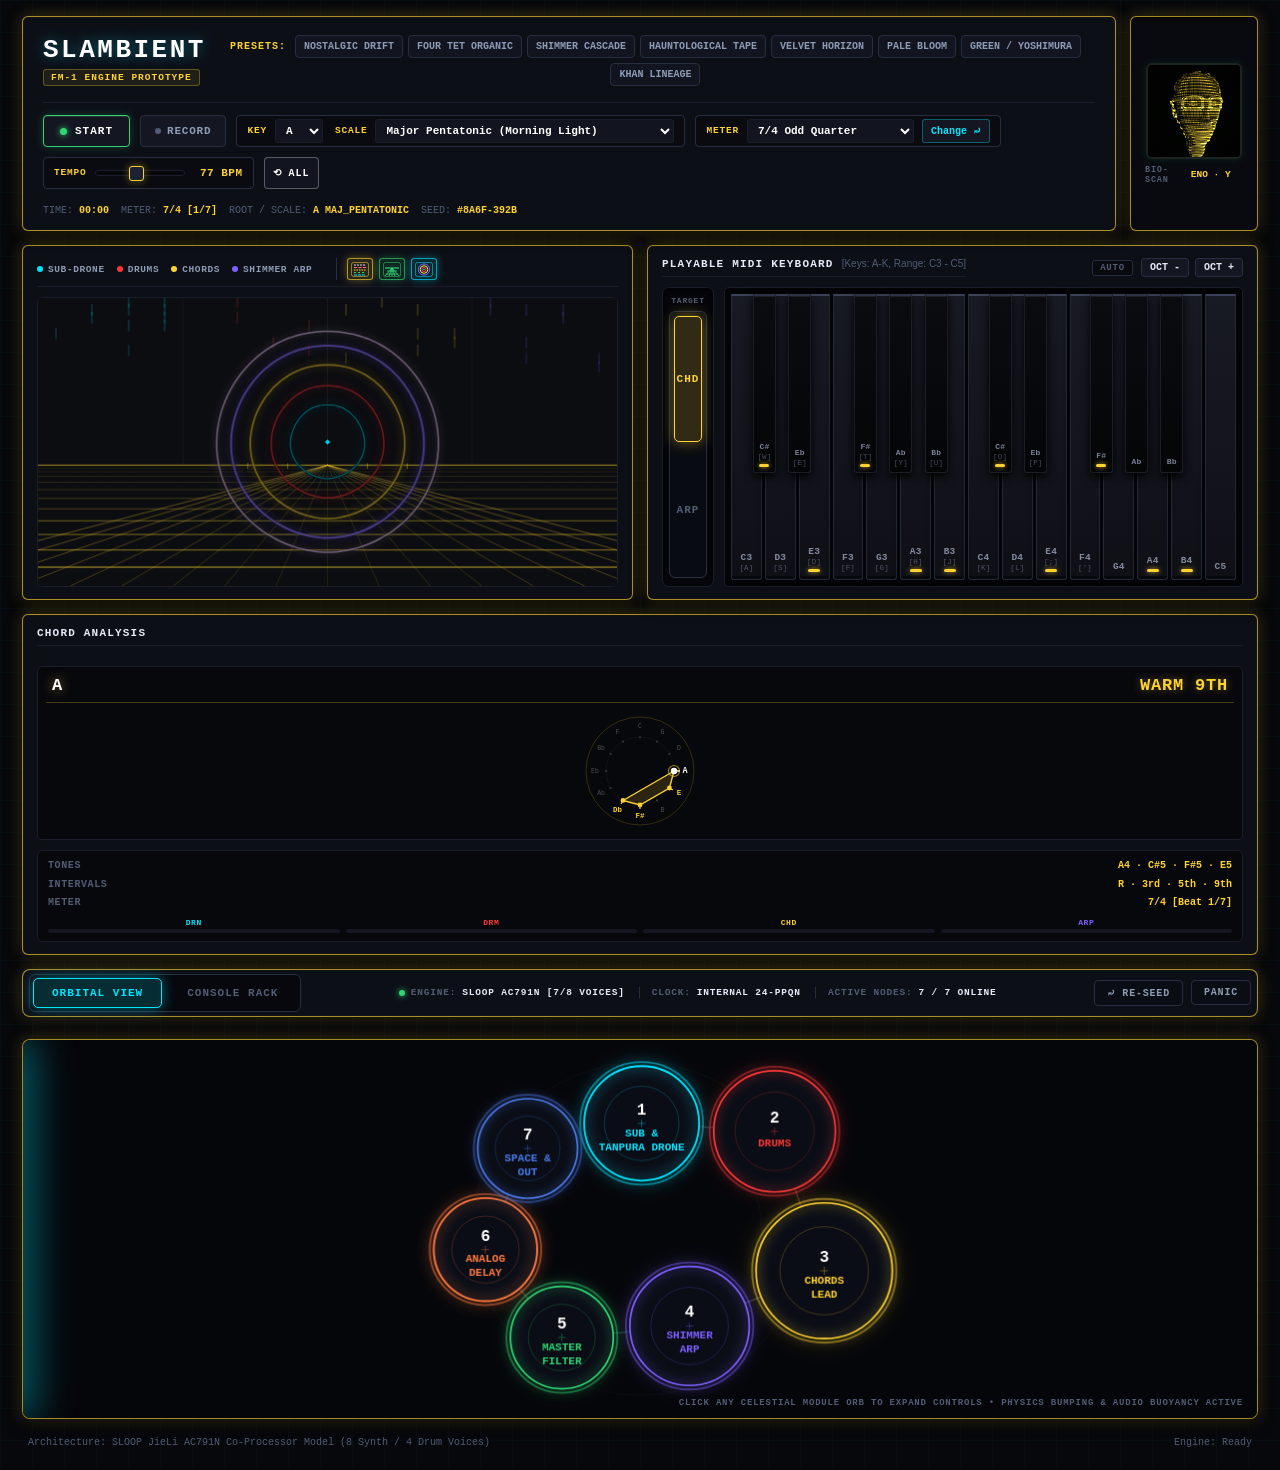
<file: _archive/old_snapshots/music-fm1-dev_index.html>
<!DOCTYPE html>
<html lang="en">
<head>
<meta charset="UTF-8">
<meta name="viewport" content="width=device-width, initial-scale=1.0">
<title>Slambient — Generative Ambient Instrument</title>
<style>
  :root {
    --bg: #07080c;
    --bg-darker: #040507;
    --panel: #0d0f17;
    --panel-header: #121520;
    --border: #1a1e2b;
    --border-light: #282e42;
    --border-bright: #3b4460;

    --text-primary: #e6ebf5;
    --text-secondary: #8e9bb5;
    --text-tertiary: #525c74;

    --color-drone: #00e5ff;
    --color-drum: #ff3838;
    --color-chord: #fed330;
    --color-arp: #7d5fff;
    --color-filter: #2ed573;
    --color-delay: #ff793f;
    --color-space: #4b7bec;
    --color-live: #ffffff;

    --accent: #fed330;
    --accent-dim: rgba(254, 211, 48, 0.14);

    --key-chassis: #07080c;
    --key-natural: #161822;
    --key-sharp: #0a0b0f;
  }

  * { box-sizing: border-box; margin: 0; padding: 0; }

  body {
    background-color: var(--bg);
    background-image:
      linear-gradient(rgba(0, 229, 255, 0.025) 1px, transparent 1px),
      linear-gradient(90deg, rgba(0, 229, 255, 0.025) 1px, transparent 1px);
    background-size: 32px 32px;
    color: var(--text-primary);
    font-family: -apple-system, BlinkMacSystemFont, "Segoe UI", Roboto, "Helvetica Neue", sans-serif;
    min-height: 100vh;
    height: auto;
    overflow-y: scroll;
    padding: 16px 22px;
    display: flex;
    flex-direction: column;
    gap: 14px;
    -webkit-font-smoothing: antialiased;
  }

  .header-bar-wrapper {
    display: flex;
    align-items: stretch;
    gap: 14px;
    width: 100%;
  }
  header.top-bar {
    display: flex;
    flex-direction: column;
    justify-content: space-between;
    gap: 12px;
    flex: 1;
    min-width: 0;
    background: var(--panel);
    border: 1px solid var(--eno-glow-border, rgba(254, 211, 48, 0.65));
    border-radius: 6px;
    padding: 14px 20px;
    position: relative;
    overflow: hidden;
    box-shadow: 0 4px 16px rgba(0, 0, 0, 0.6), var(--eno-glow-shadow, 0 0 16px rgba(254, 211, 48, 0.25));
    transition: border-color 0.25s ease, box-shadow 0.25s ease;
  }

  .header-main {
    display: flex;
    flex-direction: column;
    justify-content: space-between;
    gap: 12px;
    flex: 1;
    min-width: 0;
  }
  .top-bar-row {
    display: flex;
    align-items: center;
    justify-content: space-between;
    gap: 16px;
    flex-wrap: wrap;
    min-width: 0;
  }
  .transport-row {
    border-top: 1px solid var(--border);
    padding-top: 12px;
  }

  .brand-group {
    display: flex;
    flex-direction: column;
    align-items: flex-start;
    gap: 4px;
    min-width: 0;
  }
  .app-title {
    font-size: 26px;
    font-weight: 800;
    letter-spacing: 2.5px;
    text-transform: uppercase;
    color: #ffffff;
    font-family: ui-monospace, SFMono-Regular, Menlo, monospace;
    text-shadow: 0 0 14px rgba(0, 229, 255, 0.4);
  }
  .app-tag {
    font-size: 9.5px;
    font-weight: 700;
    text-transform: uppercase;
    letter-spacing: 1px;
    color: var(--accent);
    background: rgba(254, 211, 48, 0.08);
    border: 1px solid rgba(254, 211, 48, 0.3);
    padding: 2px 7px;
    border-radius: 3px;
    font-family: ui-monospace, SFMono-Regular, Menlo, monospace;
  }

  .global-transport {
    flex-wrap: wrap;
    display: flex;
    align-items: center;
    gap: 10px;
  }

  .btn-main-play {
    display: inline-flex;
    align-items: center;
    justify-content: center;
    height: 32px;
    box-sizing: border-box;
    gap: 8px;
    background: #141722;
    color: #ffffff;
    border: 1px solid #2ed573;
    padding: 0 16px;
    border-radius: 4px;
    font-size: 11px;
    font-weight: 800;
    letter-spacing: 1px;
    text-transform: uppercase;
    cursor: pointer;
    font-family: ui-monospace, SFMono-Regular, Menlo, monospace;
    box-shadow: 0 0 8px rgba(46, 213, 115, 0.25), inset 0 1px 0 rgba(255,255,255,0.1);
    transition: all 0.15s ease;
  }
  .btn-main-play:hover {
    background: #1b2130;
    box-shadow: 0 0 14px rgba(46, 213, 115, 0.5);
  }
  .btn-main-play.active {
    background: #2ed573;
    color: #07080c;
    border-color: #2ed573;
    box-shadow: 0 0 18px rgba(46, 213, 115, 0.7);
  }
  .play-dot {
    width: 7px;
    height: 7px;
    border-radius: 50%;
    background: #2ed573;
    box-shadow: 0 0 6px #2ed573;
    transition: background 0.15s;
  }
  .btn-main-play.active .play-dot {
    background: #07080c;
    box-shadow: none;
  }

  .btn-record {
    background: #141722;
    color: var(--text-secondary);
    border: 1px solid var(--border-light);
    height: 32px;
    box-sizing: border-box;
    padding: 0 14px;
    border-radius: 4px;
    font-size: 11px;
    font-weight: 800;
    letter-spacing: 0.8px;
    text-transform: uppercase;
    cursor: pointer;
    display: inline-flex;
    align-items: center;
    justify-content: center;
    gap: 6px;
    font-family: ui-monospace, SFMono-Regular, Menlo, monospace;
    transition: all 0.15s ease;
  }
  .btn-record:hover { color: #fff; border-color: var(--border-bright); }
  .btn-record.recording {
    background: rgba(255, 56, 56, 0.2);
    border-color: var(--color-drum);
    color: var(--color-drum);
    box-shadow: 0 0 10px rgba(255, 56, 56, 0.5);
  }
  .rec-dot {
    width: 6px;
    height: 6px;
    border-radius: 50%;
    background: #525c74;
  }
  .btn-record.recording .rec-dot {
    background: var(--color-drum);
    box-shadow: 0 0 6px var(--color-drum);
    animation: blinkRec 0.8s infinite;
  }
  @keyframes blinkRec { 50% { opacity: 0.3; } }

  .root-scale-ctrl, .time-sig-ctrl, .tempo-ctrl {
    display: inline-flex;
    align-items: center;
    height: 32px;
    box-sizing: border-box;
    background: #0a0b10;
    border: 1px solid var(--border-light);
    border-radius: 4px;
    padding: 0 10px;
    gap: 8px;
  }
  .tempo-ctrl {
    gap: 8px;
    padding: 0 10px;
  }
  .tempo-ctrl input[type="range"] {
    width: 90px;
    margin: 0;
    height: 6px;
    background: #06070a;
    border: 1px solid var(--border);
    cursor: pointer;
  }
  .tempo-ctrl input[type="range"]::-webkit-slider-thumb {
    width: 15px;
    height: 15px;
    background: #1c2234;
    border: 1.5px solid var(--accent);
    box-shadow: 0 0 8px rgba(254, 211, 48, 0.4);
    border-radius: 3px;
  }
  .tempo-ctrl input[type="range"]::-webkit-slider-thumb:hover {
    background: var(--accent);
    box-shadow: 0 0 12px rgba(254, 211, 48, 0.8);
  }
  .tempo-ctrl .tempo-val {
    font-size: 11px;
    font-weight: 800;
    color: var(--accent);
    font-family: ui-monospace, SFMono-Regular, Menlo, monospace;
    min-width: 50px;
    text-align: right;
    letter-spacing: 0.5px;
  }
  .root-scale-ctrl .tag, .time-sig-ctrl .tag, .tempo-ctrl .tag {
    font-size: 9.5px;
    font-weight: 800;
    color: var(--accent);
    letter-spacing: 0.8px;
    font-family: ui-monospace, SFMono-Regular, Menlo, monospace;
    line-height: 1;
  }
  .root-scale-ctrl select, .time-sig-ctrl select {
    width: auto;
    height: 24px;
    box-sizing: border-box;
    background: #121520;
    color: #ffffff;
    border: 1px solid var(--border);
    padding: 0 6px;
    font-size: 11px;
    font-weight: 700;
    border-radius: 3px;
    font-family: ui-monospace, SFMono-Regular, Menlo, monospace;
    outline: none;
    cursor: pointer;
    line-height: 22px;
  }
  .btn-meter-cycle {
    background: #141722;
    color: var(--color-drone);
    border: 1px solid rgba(0, 229, 255, 0.35);
    height: 24px;
    box-sizing: border-box;
    padding: 0 8px;
    display: inline-flex;
    align-items: center;
    justify-content: center;
    font-size: 10px;
    font-weight: 700;
    border-radius: 3px;
    cursor: pointer;
    font-family: ui-monospace, SFMono-Regular, Menlo, monospace;
    transition: all 0.12s ease;
  }
  .btn-meter-cycle:hover {
    background: rgba(0, 229, 255, 0.15);
    border-color: var(--color-drone);
    box-shadow: 0 0 8px rgba(0, 229, 255, 0.4);
  }

  .btn-preset-chip {
    background: #121520;
    color: var(--text-secondary);
    border: 1px solid var(--border-light);
    padding: 6px 10px;
    border-radius: 4px;
    font-size: 10.5px;
    font-weight: 700;
    text-transform: uppercase;
    font-family: ui-monospace, SFMono-Regular, Menlo, monospace;
    cursor: pointer;
    transition: all 0.12s ease;
  }
  .btn-preset-chip:hover {
    color: #ffffff;
    border-color: var(--border-bright);
    background: #181c2a;
  }
  .btn-preset-chip.active {
    background: rgba(254, 211, 48, 0.10);
    color: var(--accent);
    border-color: rgba(254, 211, 48, 0.55);
    box-shadow: 0 0 10px rgba(254, 211, 48, 0.22), inset 0 0 6px rgba(254, 211, 48, 0.10);
  }
  .btn-preset-chip.active:hover {
    background: rgba(254, 211, 48, 0.16);
    color: #ffffff;
  }
  .btn-randomize-all {
    display: inline-flex;
    align-items: center;
    justify-content: center;
    height: 32px;
    box-sizing: border-box;
    padding: 0 14px;
    color: #ffffff;
    border-color: rgba(255, 255, 255, 0.3);
    letter-spacing: 1px;
    font-size: 11px;
    font-weight: 800;
  }
  .btn-randomize-all:hover {
    border-color: rgba(255, 255, 255, 0.7);
    box-shadow: 0 0 10px rgba(255, 255, 255, 0.25);
  }

  .sys-readout {
    display: flex;
    gap: 12px;
    font-family: ui-monospace, SFMono-Regular, Menlo, monospace;
    font-size: 10px;
    color: var(--text-tertiary);
  }
  .sys-readout .val {
    color: var(--accent);
    font-weight: 700;
  }

  .upper-deck {
    display: grid;
    grid-template-columns: 1.3fr 280px 1fr;
    grid-template-areas: "scope chord keys";
    gap: 14px;
  }
  .scope-panel {
    grid-area: scope;
    background: var(--panel);
    border: 1px solid var(--eno-glow-border, var(--border));
    border-radius: 6px;
    padding: 12px 14px;
    display: flex;
    flex-direction: column;
    box-shadow: 0 4px 16px rgba(0, 0, 0, 0.6), var(--eno-glow-shadow, 0 0 16px rgba(254, 211, 48, 0.18));
    transition: border-color 0.25s ease, box-shadow 0.25s ease;
  }
  .chord-info-panel {
    grid-area: chord;
    background: var(--panel);
    border: 1px solid var(--eno-glow-border, var(--border));
    border-radius: 6px;
    padding: 12px 14px;
    display: flex;
    flex-direction: column;
    gap: 10px;
    box-shadow: 0 4px 16px rgba(0, 0, 0, 0.6), var(--eno-glow-shadow, 0 0 16px rgba(254, 211, 48, 0.18));
    transition: border-color 0.25s ease, box-shadow 0.25s ease;
  }
  .keyboard-panel {
    grid-area: keys;
    background: var(--panel);
    border: 1px solid var(--eno-glow-border, var(--border));
    border-radius: 6px;
    padding: 12px 14px;
    display: flex;
    flex-direction: column;
    gap: 10px;
    box-shadow: 0 4px 16px rgba(0, 0, 0, 0.6), var(--eno-glow-shadow, 0 0 16px rgba(254, 211, 48, 0.18));
    transition: border-color 0.25s ease, box-shadow 0.25s ease;
  }
  @media (max-width: 1320px) {
    .upper-deck {
      grid-template-columns: 1fr 1fr;
      grid-template-areas:
        "scope keys"
        "chord chord";
    }
  }
  @media (max-width: 1080px) {
    .upper-deck {
      grid-template-columns: 1fr;
      grid-template-areas:
        "scope"
        "chord"
        "keys";
    }
  }

  .panel-header {
    display: flex;
    justify-content: space-between;
    align-items: center;
    margin-bottom: 10px;
    padding-bottom: 6px;
    border-bottom: 1px solid var(--border);
  }
  .panel-header > span:first-child {
    font-size: 11px;
    font-weight: 800;
    letter-spacing: 1.2px;
    text-transform: uppercase;
    color: var(--text-primary);
    font-family: ui-monospace, SFMono-Regular, Menlo, monospace;
  }
  .badge-tag {
    font-size: 9.5px;
    font-weight: 800;
    letter-spacing: 0.8px;
    text-transform: uppercase;
    padding: 2px 7px;
    border-radius: 3px;
    border: 1px solid var(--border-light);
    font-family: ui-monospace, SFMono-Regular, Menlo, monospace;
  }

  .scope-layer-toggles {
    display: inline-flex;
    align-items: center;
    gap: 6px;
    margin-left: 12px;
    padding-left: 10px;
    border-left: 1px solid var(--border-light);
  }
  .btn-layer-toggle {
    width: 26px;
    height: 22px;
    display: inline-flex;
    align-items: center;
    justify-content: center;
    background: #0d0f17;
    border: 1px solid var(--border-light);
    border-radius: 3px;
    cursor: pointer;
    padding: 0;
    transition: all 0.14s ease;
    position: relative;
    box-shadow: 0 1px 3px rgba(0,0,0,0.5);
  }
  .btn-layer-toggle:hover {
    border-color: var(--border-bright);
    background: #141824;
  }
  .btn-layer-toggle svg {
    display: block;
    pointer-events: none;
  }
  .btn-layer-toggle.active {
    background: rgba(46, 213, 115, 0.12);
    border-color: rgba(46, 213, 115, 0.6);
    box-shadow: 0 0 8px rgba(46, 213, 115, 0.35);
  }
  .btn-layer-toggle:not(.active) {
    opacity: 0.38;
    filter: grayscale(0.85);
    background: #08090d;
    border-color: rgba(255, 255, 255, 0.08);
  }
  .btn-layer-toggle.layer-rings.active {
    background: rgba(0, 229, 255, 0.12);
    border-color: rgba(0, 229, 255, 0.65);
    box-shadow: 0 0 8px rgba(0, 229, 255, 0.35);
  }
  .btn-layer-toggle.layer-flight.active {
    background: rgba(46, 213, 115, 0.12);
    border-color: rgba(46, 213, 115, 0.65);
    box-shadow: 0 0 8px rgba(46, 213, 115, 0.35);
  }
  .btn-layer-toggle.layer-waterfall.active {
    background: rgba(254, 211, 48, 0.12);
    border-color: rgba(254, 211, 48, 0.65);
    box-shadow: 0 0 8px rgba(254, 211, 48, 0.35);
  }

  button.badge-tag {
    cursor: pointer;
    background: #0d0f17;
    font-size: 15px;
    line-height: 1;
    padding: 3px 9px;
    transition: box-shadow 0.12s ease, border-color 0.12s ease, transform 0.08s ease;
  }
  button.badge-tag:hover { box-shadow: 0 0 8px currentColor; }
  button.badge-tag:active { transform: scale(0.94); }

  .panel-header-actions {
    display: flex;
    align-items: center;
    gap: 6px;
  }
  .btn-mute, .btn-solo {
    width: 20px;
    height: 20px;
    display: flex;
    align-items: center;
    justify-content: center;
    font-size: 9px;
    font-weight: 800;
    border-radius: 3px;
    border: 1px solid var(--border-light);
    background: #0d0f17;
    color: var(--text-tertiary);
    cursor: pointer;
    font-family: ui-monospace, SFMono-Regular, Menlo, monospace;
    transition: all 0.12s ease;
  }
  .btn-mute:hover, .btn-solo:hover, .btn-power:hover { border-color: var(--border-bright); color: #fff; }
  .btn-power {
    width: 24px;
    height: 20px;
    display: flex;
    align-items: center;
    justify-content: center;
    font-size: 8px;
    font-weight: 800;
    letter-spacing: 0.5px;
    border-radius: 3px;
    border: 1px solid var(--border-light);
    background: #0d0f17;
    color: var(--text-tertiary);
    cursor: pointer;
    font-family: ui-monospace, SFMono-Regular, Menlo, monospace;
    transition: all 0.12s ease;
  }
  .btn-power.active {
    background: rgba(0, 229, 255, 0.18);
    border-color: var(--color-drone);
    color: var(--color-drone);
    box-shadow: 0 0 7px rgba(0, 229, 255, 0.45);
  }
  .btn-power:not(.active) {
    background: rgba(255, 255, 255, 0.03);
    border-color: rgba(255, 255, 255, 0.08);
    color: #4b5563;
  }
  .btn-mute.active {
    background: rgba(255, 56, 56, 0.18);
    border-color: var(--color-drum);
    color: var(--color-drum);
    box-shadow: 0 0 6px rgba(255, 56, 56, 0.4);
  }
  .btn-solo.active {
    background: rgba(254, 211, 48, 0.18);
    border-color: var(--accent);
    color: var(--accent);
    box-shadow: 0 0 6px rgba(254, 211, 48, 0.4);
  }

  .scope-legend {
    display: flex;
    align-items: center;
    gap: 12px;
  }
  .legend-item {
    display: flex;
    align-items: center;
    gap: 5px;
    font-size: 9.5px;
    font-weight: 800;
    letter-spacing: 0.6px;
    color: var(--text-secondary);
    font-family: ui-monospace, SFMono-Regular, Menlo, monospace;
  }
  .legend-dot {
    width: 6px;
    height: 6px;
    border-radius: 50%;
  }

  .scope-left-viz {
    height: 290px;
    min-height: 290px;
    position: relative;
    width: 100%;
    background: #050608;
    border: 1px solid var(--border);
    border-radius: 6px;
    overflow: hidden;
    box-shadow: inset 0 0 20px rgba(0,0,0,0.9);
  }
  .scope-left-viz canvas {
    width: 100%;
    height: 100%;
    display: block;
    image-rendering: -webkit-optimize-contrast;
  }

  .chord-wheel-card {
    display: flex;
    flex-direction: column;
    align-items: center;
    background: #07080c;
    border: 1px solid var(--border);
    border-radius: 5px;
    padding: 8px 8px 6px 8px;
    position: relative;
    gap: 6px;
  }
  .chord-wheel-header {
    display: flex;
    align-items: baseline;
    justify-content: space-between;
    width: 100%;
    padding: 2px 6px 8px 6px;
    border-bottom: 1px solid rgba(254, 211, 48, 0.25);
  }
  .chord-wheel-root {
    font-size: 17px;
    font-weight: 800;
    color: #ffffff;
    letter-spacing: 0.5px;
    font-family: ui-monospace, SFMono-Regular, Menlo, monospace;
    line-height: 1;
    text-shadow: 0 0 12px rgba(254, 211, 48, 0.6);
  }
  .chord-wheel-voicing {
    font-size: 17px;
    font-weight: 800;
    color: var(--color-chord);
    letter-spacing: 0.8px;
    text-transform: uppercase;
    font-family: ui-monospace, SFMono-Regular, Menlo, monospace;
    line-height: 1;
    text-shadow: 0 0 10px rgba(254, 211, 48, 0.4);
  }
  #chordWheelCanvas {
    width: 124px;
    height: 124px;
    display: block;
    image-rendering: -webkit-optimize-contrast;
  }

  .chord-meta-block {
    display: flex;
    flex-direction: column;
    gap: 5px;
    background: #07080c;
    border: 1px solid var(--border);
    border-radius: 5px;
    padding: 8px 10px;
  }
  .telem-row {
    display: flex;
    justify-content: space-between;
    align-items: flex-start;
    font-size: 10px;
    gap: 8px;
    line-height: 1.35;
  }
  .telem-k {
    color: var(--text-tertiary);
    font-weight: 800;
    letter-spacing: 0.6px;
    white-space: nowrap;
    flex-shrink: 0;
    font-family: ui-monospace, SFMono-Regular, Menlo, monospace;
  }
  .telem-v {
    font-family: ui-monospace, SFMono-Regular, Menlo, monospace;
    font-size: 10px;
    color: var(--color-chord);
    font-weight: 700;
    white-space: normal;
    text-align: right;
    min-width: 0;
    flex: 1 1 auto;
  }

  .activity-meter-row {
    display: flex;
    gap: 6px;
    margin-top: 3px;
  }
  .act-track-wrap {
    flex: 1;
    display: flex;
    flex-direction: column;
    gap: 2px;
    align-items: center;
  }
  .act-tag {
    font-size: 8px;
    font-weight: 800;
    letter-spacing: 0.6px;
    font-family: ui-monospace, SFMono-Regular, Menlo, monospace;
  }
  .act-bar-bg {
    width: 100%;
    height: 4px;
    background: #141722;
    border-radius: 2px;
    overflow: hidden;
  }
  .act-bar-fill {
    height: 100%;
    width: 0%;
    border-radius: 2px;
    transition: width 0.05s ease-out;
  }

  .keyboard-meta {
    display: flex;
    justify-content: space-between;
    align-items: center;
  }
  .oct-controls {
    display: flex;
    align-items: center;
    gap: 6px;
  }
  .btn-oct {
    background: #141722;
    color: var(--text-primary);
    border: 1px solid var(--border-light);
    padding: 3px 8px;
    font-size: 10px;
    font-weight: 800;
    border-radius: 3px;
    cursor: pointer;
    font-family: ui-monospace, SFMono-Regular, Menlo, monospace;
  }
  .btn-oct:hover { border-color: var(--border-bright); color: #fff; }

  .piano-keys-wrapper {
    touch-action: manipulation;
    position: relative;
    width: 100%;
    flex: 1;
    min-height: 140px;
    user-select: none;
    display: flex;
    background: #06070a;
    padding: 6px;
    border-radius: 5px;
    border: 1px solid var(--border);
    box-shadow: inset 0 2px 10px rgba(0,0,0,0.9);
  }

  .white-keys-layer {
    width: 100%;
    height: 100%;
    display: flex;
    gap: 3px;
  }
  .white-key {
    flex: 1;
    height: 100%;
    background: linear-gradient(180deg, #181a24 0%, #0f1016 100%);
    border: 1px solid #242938;
    border-top: 2px solid #3b4258;
    border-radius: 0 0 3px 3px;
    cursor: pointer;
    position: relative;
    display: flex;
    flex-direction: column;
    justify-content: flex-end;
    align-items: center;
    padding-bottom: 7px;
    box-shadow: inset 0 -3px 0 #08090d, 0 3px 6px rgba(0,0,0,0.5);
    transition: background 0.06s ease, border-color 0.06s ease, box-shadow 0.06s ease;
  }
  .white-key:hover {
    background: linear-gradient(180deg, #222634 0%, #151822 100%);
    border-color: #3b435a;
  }

  .black-keys-layer {
    position: absolute;
    top: 6px; left: 6px; right: 6px; height: 60%;
    pointer-events: none;
  }
  .black-key {
    position: absolute;
    width: 4.6%;
    height: 100%;
    background: linear-gradient(180deg, #0b0c10 0%, #040507 100%);
    border: 1px solid #1a1c26;
    border-top: 2px solid #2d3246;
    border-radius: 0 0 3px 3px;
    cursor: pointer;
    pointer-events: auto;
    box-shadow: 0 4px 10px rgba(0,0,0,0.95), inset 0 1px 0 rgba(255,255,255,0.08);
    display: flex;
    flex-direction: column;
    justify-content: flex-end;
    align-items: center;
    padding-bottom: 5px;
    transition: background 0.06s ease, border-color 0.06s ease, box-shadow 0.06s ease;
  }
  .black-key:hover {
    background: linear-gradient(180deg, #141720 0%, #090b0e 100%);
    border-color: #32384c;
  }

  .white-key.active-chord, .black-key.active-chord {
    background: linear-gradient(180deg, rgba(254, 211, 48, 0.25) 0%, rgba(254, 211, 48, 0.85) 100%) !important;
    border-color: #fed330 !important;
    box-shadow: 0 0 16px rgba(254, 211, 48, 0.7), inset 0 0 8px #fed330 !important;
  }
  .white-key.active-arp, .black-key.active-arp {
    background: linear-gradient(180deg, rgba(125, 95, 255, 0.25) 0%, rgba(125, 95, 255, 0.85) 100%) !important;
    border-color: #7d5fff !important;
    box-shadow: 0 0 16px rgba(125, 95, 255, 0.7), inset 0 0 8px #7d5fff !important;
  }
  .white-key.active-live, .black-key.active-live,
  .white-key:active, .black-key:active {
    background: linear-gradient(180deg, rgba(0, 229, 255, 0.4) 0%, #00e5ff 100%) !important;
    border-color: #00e5ff !important;
    box-shadow: 0 0 20px rgba(0, 229, 255, 0.9), inset 0 0 10px #ffffff !important;
  }

  .white-key.in-scale::after {
    content: "";
    width: 12px;
    height: 3px;
    border-radius: 2px;
    background: #fed330;
    box-shadow: 0 0 5px rgba(254, 211, 48, 0.75);
    margin-top: 3px;
  }
  .black-key.in-scale::after {
    content: "";
    width: 10px;
    height: 3px;
    border-radius: 2px;
    background: #fed330;
    box-shadow: 0 0 5px rgba(254, 211, 48, 0.75);
    margin-top: 3px;
  }

  .key-label {
    font-family: ui-monospace, SFMono-Regular, Menlo, monospace;
    font-size: 9.5px;
    font-weight: 700;
    color: #838a9e;
    letter-spacing: 0.2px;
    pointer-events: none;
    line-height: 1.1;
  }
  .black-key-label {
    font-family: ui-monospace, SFMono-Regular, Menlo, monospace;
    font-size: 8px;
    font-weight: 700;
    color: #7a8296;
    letter-spacing: 0.2px;
    pointer-events: none;
    line-height: 1.1;
  }
  .key-shortcut {
    font-family: ui-monospace, SFMono-Regular, Menlo, monospace;
    font-size: 7.5px;
    color: #4e5366;
    letter-spacing: 0.2px;
    margin-top: 1px;
    pointer-events: none;
  }
  .active-chord .key-label, .active-chord .black-key-label,
  .active-arp .key-label, .active-arp .black-key-label {
    color: #07080c !important;
    font-weight: 800;
  }
  .active-live .key-label, .active-live .black-key-label {
    color: #000000 !important;
    font-weight: 800;
  }

  .orbital-deck-header {
    display: flex;
    justify-content: space-between;
    align-items: center;
    gap: 16px;
    margin-bottom: 8px;
    padding: 4px 6px;
    background: var(--panel);
    border: 1px solid var(--eno-glow-border, var(--border));
    border-radius: 8px;
    box-shadow: 0 2px 10px rgba(0, 0, 0, 0.5), var(--eno-glow-shadow, 0 0 12px rgba(254, 211, 48, 0.12));
    transition: border-color 0.25s ease, box-shadow 0.25s ease;
  }
  .view-switcher-group {
    display: flex;
    align-items: center;
    gap: 6px;
    background: #07080d;
    border: 1px solid var(--border-light);
    border-radius: 6px;
    padding: 3px;
    flex-shrink: 0;
  }
  .btn-view-mode {
    font-size: 11px;
    font-weight: 800;
    letter-spacing: 1px;
    text-transform: uppercase;
    padding: 8px 18px;
    border-radius: 5px;
    border: 1px solid transparent;
    background: transparent;
    color: var(--text-tertiary);
    cursor: pointer;
    font-family: ui-monospace, SFMono-Regular, Menlo, monospace;
    transition: all 0.15s ease;
  }
  .btn-view-mode:hover { color: #ffffff; }
  #btnViewOrbital.active {
    background: rgba(0, 229, 255, 0.16);
    border-color: #00e5ff;
    color: #00e5ff;
    box-shadow: 0 0 14px rgba(0, 229, 255, 0.45);
  }
  #btnViewConsole.active {
    background: rgba(254, 211, 48, 0.16);
    border-color: var(--accent);
    color: var(--accent);
    box-shadow: 0 0 14px rgba(254, 211, 48, 0.45);
  }

  .orbital-bar-center {
    display: flex;
    align-items: center;
    gap: 14px;
    flex: 1;
    min-width: 0;
    justify-content: center;
  }
  .telemetry-chip {
    display: flex;
    align-items: center;
    gap: 6px;
    font-size: 9.5px;
    font-weight: 800;
    letter-spacing: 0.8px;
    font-family: ui-monospace, SFMono-Regular, Menlo, monospace;
    color: var(--text-tertiary);
    text-transform: uppercase;
  }
  .telemetry-chip .val {
    color: var(--text-primary);
    font-weight: 700;
  }
  .telemetry-chip .dot-live {
    width: 6px;
    height: 6px;
    border-radius: 50%;
    background: #2ed573;
    box-shadow: 0 0 6px #2ed573;
  }
  .orbital-bar-actions {
    display: flex;
    align-items: center;
    gap: 8px;
    flex-shrink: 0;
  }
  .btn-telemetry-action {
    background: #0b0d14;
    border: 1px solid var(--border-light);
    border-radius: 4px;
    color: var(--text-secondary);
    font-family: ui-monospace, SFMono-Regular, Menlo, monospace;
    font-size: 10px;
    font-weight: 700;
    letter-spacing: 0.8px;
    text-transform: uppercase;
    padding: 6px 12px;
    cursor: pointer;
    transition: all 0.15s ease;
  }
  .btn-telemetry-action:hover {
    color: #ffffff;
    border-color: var(--border-bright);
    background: #141724;
  }

  .orbital-arena-wrapper {
    position: relative;
    width: 100%;
    height: 380px;
    min-height: 380px;
    background: #05060a;
    border: 1px solid var(--eno-glow-border, var(--border));
    border-radius: 8px;
    overflow: hidden;
    box-shadow: inset 0 0 28px rgba(0,0,0,0.9), 0 4px 16px rgba(0, 0, 0, 0.6), var(--eno-glow-shadow, 0 0 16px rgba(254, 211, 48, 0.18));
    transition: border-color 0.25s ease, box-shadow 0.25s ease;
  }
  .orbital-arena-wrapper canvas#orbitalCanvas {
    position: absolute;
    top: 0;
    left: 0;
    width: 100%;
    height: 100%;
    display: block;
    cursor: default;
    z-index: 1;
  }
  .orbital-hint {
    position: absolute;
    bottom: 10px;
    right: 14px;
    font-size: 9px;
    font-weight: 700;
    letter-spacing: 0.8px;
    color: var(--text-tertiary);
    font-family: ui-monospace, SFMono-Regular, Menlo, monospace;
    pointer-events: none;
    z-index: 2;
    text-transform: uppercase;
    text-align: right;
    opacity: 1;
    transition: opacity 0.2s ease;
  }
  .orbital-hint.hidden-by-panel {
    opacity: 0;
  }

  .orbital-side-panel {
    position: absolute;
    top: 0;
    left: 0;
    bottom: 0;
    width: 620px;
    max-width: 85%;
    background: linear-gradient(145deg, rgba(var(--modal-accent-rgb, 0, 229, 255), 0.08) 0%, rgba(9, 12, 20, 0.98) 42%, #070910 100%);
    border-right: 2px solid var(--modal-accent-color, #00e5ff);
    box-shadow: 14px 0 36px var(--modal-accent-glow, rgba(0, 229, 255, 0.35)), inset -1px 0 0 rgba(var(--modal-accent-rgb, 0, 229, 255), 0.25), inset 0 0 20px rgba(0,0,0,0.8);
    padding: 16px 18px;
    overflow-y: auto;
    z-index: 5;
    transform: translateX(-100%);
    transition: transform 0.26s cubic-bezier(0.18, 0.89, 0.32, 1.1);
    pointer-events: none;
  }
  .orbital-side-panel.active {
    transform: translateX(0);
    pointer-events: auto;
  }
  .orbital-modal-header {
    display: flex;
    justify-content: space-between;
    align-items: center;
    border-bottom: 1px solid rgba(var(--modal-accent-rgb, 0, 229, 255), 0.3);
    padding-bottom: 10px;
    margin-bottom: 14px;
  }
  .orbital-modal-title {
    font-size: 13px;
    font-weight: 800;
    letter-spacing: 1.5px;
    text-transform: uppercase;
    color: var(--modal-accent-color, #ffffff);
    font-family: ui-monospace, SFMono-Regular, Menlo, monospace;
    display: flex;
    align-items: center;
    gap: 8px;
    text-shadow: 0 0 12px var(--modal-accent-glow, rgba(0, 229, 255, 0.4));
  }
  .orbital-modal-close {
    width: 24px;
    height: 24px;
    display: flex;
    align-items: center;
    justify-content: center;
    border-radius: 4px;
    background: rgba(var(--modal-accent-rgb, 0, 229, 255), 0.08);
    border: 1px solid rgba(var(--modal-accent-rgb, 0, 229, 255), 0.35);
    color: var(--modal-accent-color, var(--text-secondary));
    font-size: 12px;
    cursor: pointer;
    font-family: ui-monospace, SFMono-Regular, Menlo, monospace;
    transition: all 0.15s ease;
  }
  .orbital-modal-close:hover {
    color: #ffffff;
    border-color: var(--modal-accent-color, #00e5ff);
    background: rgba(var(--modal-accent-rgb, 0, 229, 255), 0.25);
    box-shadow: 0 0 10px var(--modal-accent-glow, rgba(0, 229, 255, 0.5));
  }
  .orbital-modal-body {
    display: flex;
    flex-direction: column;
    gap: 12px;
  }

  /* Scoped styling for strip channel when inside the orbital side view widget */
  .orbital-side-panel .strip-channel {
    background: rgba(13, 16, 26, 0.90);
    border: 1px solid rgba(var(--modal-accent-rgb, 0, 229, 255), 0.38) !important;
    border-top: 2px solid var(--modal-accent-color, #00e5ff) !important;
    border-radius: 6px;
    box-shadow: 0 4px 20px rgba(0, 0, 0, 0.6), 0 0 16px rgba(var(--modal-accent-rgb, 0, 229, 255), 0.16) !important;
  }
  .orbital-side-panel .strip-channel .panel-header {
    border-bottom: 1px solid rgba(var(--modal-accent-rgb, 0, 229, 255), 0.25);
  }
  .orbital-side-panel .strip-channel .panel-header > span:first-child {
    color: var(--modal-accent-color, var(--text-primary));
    text-shadow: 0 0 8px rgba(var(--modal-accent-rgb, 0, 229, 255), 0.35);
  }
  .orbital-side-panel .strip-channel input[type="range"]::-webkit-slider-thumb {
    border: 1.5px solid var(--modal-accent-color, var(--accent)) !important;
    box-shadow: 0 0 8px rgba(var(--modal-accent-rgb, 0, 229, 255), 0.45);
  }
  .orbital-side-panel .strip-channel input[type="range"]::-webkit-slider-thumb:hover {
    background: var(--modal-accent-color, var(--accent)) !important;
    box-shadow: 0 0 12px rgba(var(--modal-accent-rgb, 0, 229, 255), 0.85);
  }
  .orbital-side-panel .strip-channel .control-val {
    color: var(--modal-accent-color, var(--accent)) !important;
    text-shadow: 0 0 8px rgba(var(--modal-accent-rgb, 0, 229, 255), 0.35);
  }
  .orbital-side-panel .strip-channel select {
    border-color: rgba(var(--modal-accent-rgb, 0, 229, 255), 0.35);
  }
  .orbital-side-panel .strip-channel select:focus {
    border-color: var(--modal-accent-color, var(--accent));
    box-shadow: 0 0 8px rgba(var(--modal-accent-rgb, 0, 229, 255), 0.4);
  }
  .orbital-side-panel .strip-channel button.badge-tag {
    color: var(--modal-accent-color, var(--text-primary)) !important;
    border-color: rgba(var(--modal-accent-rgb, 0, 229, 255), 0.4) !important;
  }
  .orbital-side-panel .strip-channel button.badge-tag:hover {
    box-shadow: 0 0 8px rgba(var(--modal-accent-rgb, 0, 229, 255), 0.6) !important;
    background: rgba(var(--modal-accent-rgb, 0, 229, 255), 0.12);
  }
  .orbital-side-panel .strip-channel .btn-solo.active {
    background: rgba(var(--modal-accent-rgb, 0, 229, 255), 0.22);
    border-color: var(--modal-accent-color, var(--accent));
    color: var(--modal-accent-color, var(--accent));
    box-shadow: 0 0 8px rgba(var(--modal-accent-rgb, 0, 229, 255), 0.5);
  }
  .orbital-side-panel .strip-channel .toggle-switch input:checked + .toggle-track {
    background: rgba(var(--modal-accent-rgb, 0, 229, 255), 0.3);
    border-color: var(--modal-accent-color, var(--accent));
    box-shadow: 0 0 8px rgba(var(--modal-accent-rgb, 0, 229, 255), 0.45);
  }
  .orbital-side-panel .strip-channel .toggle-switch input:checked + .toggle-track::before {
    background: var(--modal-accent-color, var(--accent));
    box-shadow: 0 0 6px var(--modal-accent-color, var(--accent));
  }

  .lower-deck.view-grid-hidden,
  .master-chain-deck.view-grid-hidden {
    display: none !important;
  }
  .lower-deck {
    display: grid;
    grid-template-columns: repeat(4, 1fr);
    gap: 14px;
  }
  @media (max-width: 1024px) {
    .lower-deck { grid-template-columns: repeat(2, 1fr); }
  }
  @media (max-width: 640px) {
    .lower-deck { grid-template-columns: 1fr; }
  }

  .strip-channel {
    background: var(--panel);
    border: 1px solid var(--border-light);
    border-radius: 6px;
    padding: 12px 14px;
    display: flex;
    flex-direction: column;
    gap: 10px;
    box-shadow: 0 4px 16px rgba(0, 0, 0, 0.6);
    transition: border-color 0.25s ease, box-shadow 0.25s ease;
    position: relative;
  }
  .strip-channel.drone-ch  {
    border-top: 3px solid var(--color-drone);
    border-color: rgba(0, 229, 255, 0.22);
    box-shadow: 0 4px 16px rgba(0, 0, 0, 0.6), 0 0 12px rgba(0, 229, 255, 0.10);
  }
  .strip-channel.drum-ch   {
    border-top: 3px solid var(--color-drum);
    border-color: rgba(255, 56, 56, 0.22);
    box-shadow: 0 4px 16px rgba(0, 0, 0, 0.6), 0 0 12px rgba(255, 56, 56, 0.10);
  }
  .strip-channel.chord-ch  {
    border-top: 3px solid var(--color-chord);
    border-color: rgba(254, 211, 48, 0.22);
    box-shadow: 0 4px 16px rgba(0, 0, 0, 0.6), 0 0 12px rgba(254, 211, 48, 0.10);
  }
  .strip-channel.arp-ch    {
    border-top: 3px solid var(--color-arp);
    border-color: rgba(125, 95, 255, 0.22);
    box-shadow: 0 4px 16px rgba(0, 0, 0, 0.6), 0 0 12px rgba(125, 95, 255, 0.10);
  }
  .strip-channel.filter-ch {
    border-top: 3px solid var(--color-filter);
    border-color: rgba(46, 213, 115, 0.22);
    box-shadow: 0 4px 16px rgba(0, 0, 0, 0.6), 0 0 12px rgba(46, 213, 115, 0.10);
  }
  .strip-channel.delay-ch  {
    border-top: 3px solid var(--color-delay);
    border-color: rgba(255, 121, 63, 0.22);
    box-shadow: 0 4px 16px rgba(0, 0, 0, 0.6), 0 0 12px rgba(255, 121, 63, 0.10);
  }
  .strip-channel.space-ch  {
    border-top: 3px solid var(--color-space);
    border-color: rgba(75, 123, 236, 0.22);
    box-shadow: 0 4px 16px rgba(0, 0, 0, 0.6), 0 0 12px rgba(75, 123, 236, 0.10);
  }

  .control-row {
    display: flex;
    flex-direction: column;
    gap: 4px;
  }
  .control-label {
    display: flex;
    justify-content: space-between;
    font-size: 10.5px;
    color: var(--text-secondary);
    font-weight: 600;
    letter-spacing: 0.3px;
  }
  .control-val {
    font-family: ui-monospace, SFMono-Regular, monospace;
    font-size: 10.5px;
    color: var(--accent);
    font-weight: 700;
  }
  .control-val.drone-val  { color: var(--color-drone); }
  .control-val.drum-val   { color: var(--color-drum); }
  .control-val.chord-val  { color: var(--color-chord); }
  .control-val.arp-val    { color: var(--color-arp); }
  .control-val.filter-val { color: var(--color-filter); }
  .control-val.delay-val  { color: var(--color-delay); }
  .control-val.space-val  { color: var(--color-space); }

  .control-sublabel {
    font-size: 8.5px;
    color: var(--text-tertiary);
    font-weight: 700;
    letter-spacing: 0.5px;
    text-transform: uppercase;
    margin-bottom: 2px;
  }

  .select-with-toggle {
    display: flex;
    align-items: center;
    gap: 8px;
    width: 100%;
  }
  .select-with-toggle select {
    flex: 1;
    min-width: 0;
  }
  .select-with-toggle .toggle-switch {
    flex-shrink: 0;
  }

  .toggle-switch {
    position: relative;
    display: inline-block;
    width: 32px;
    height: 18px;
    flex-shrink: 0;
  }
  .toggle-switch input {
    opacity: 0;
    width: 0;
    height: 0;
  }
  .toggle-switch .toggle-track {
    position: absolute;
    inset: 0;
    cursor: pointer;
    background: #10131d;
    border: 1px solid var(--border-light);
    border-radius: 20px;
    transition: background 0.15s ease, border-color 0.15s ease, box-shadow 0.15s ease;
  }
  .toggle-switch .toggle-track::before {
    content: "";
    position: absolute;
    height: 12px;
    width: 12px;
    left: 2px;
    top: 2px;
    background: var(--text-tertiary);
    border-radius: 50%;
    transition: transform 0.15s ease, background 0.15s ease, box-shadow 0.15s ease;
  }
  .toggle-switch input:checked + .toggle-track {
    background: rgba(254, 211, 48, 0.20);
    border-color: var(--accent);
    box-shadow: 0 0 8px rgba(254, 211, 48, 0.35);
  }
  .toggle-switch input:checked + .toggle-track::before {
    transform: translateX(14px);
    background: var(--accent);
    box-shadow: 0 0 5px var(--accent);
  }

  /* Per-module toggle switch color schemes */
  .drone-ch .toggle-switch input:checked + .toggle-track {
    background: rgba(0, 229, 255, 0.22);
    border-color: var(--color-drone);
    box-shadow: 0 0 8px rgba(0, 229, 255, 0.4);
  }
  .drone-ch .toggle-switch input:checked + .toggle-track::before {
    background: var(--color-drone);
    box-shadow: 0 0 6px var(--color-drone);
  }
  .drone-ch .toggle-switch:hover .toggle-track {
    border-color: rgba(0, 229, 255, 0.6);
  }

  .drum-ch .toggle-switch input:checked + .toggle-track {
    background: rgba(255, 56, 56, 0.22);
    border-color: var(--color-drum);
    box-shadow: 0 0 8px rgba(255, 56, 56, 0.4);
  }
  .drum-ch .toggle-switch input:checked + .toggle-track::before {
    background: var(--color-drum);
    box-shadow: 0 0 6px var(--color-drum);
  }
  .drum-ch .toggle-switch:hover .toggle-track {
    border-color: rgba(255, 56, 56, 0.6);
  }

  .chord-ch .toggle-switch input:checked + .toggle-track {
    background: rgba(254, 211, 48, 0.22);
    border-color: var(--color-chord);
    box-shadow: 0 0 8px rgba(254, 211, 48, 0.4);
  }
  .chord-ch .toggle-switch input:checked + .toggle-track::before {
    background: var(--color-chord);
    box-shadow: 0 0 6px var(--color-chord);
  }
  .chord-ch .toggle-switch:hover .toggle-track {
    border-color: rgba(254, 211, 48, 0.6);
  }

  .arp-ch .toggle-switch input:checked + .toggle-track {
    background: rgba(125, 95, 255, 0.25);
    border-color: var(--color-arp);
    box-shadow: 0 0 8px rgba(125, 95, 255, 0.45);
  }
  .arp-ch .toggle-switch input:checked + .toggle-track::before {
    background: var(--color-arp);
    box-shadow: 0 0 6px var(--color-arp);
  }
  .arp-ch .toggle-switch:hover .toggle-track {
    border-color: rgba(125, 95, 255, 0.6);
  }

  .filter-ch .toggle-switch input:checked + .toggle-track {
    background: rgba(46, 213, 115, 0.22);
    border-color: var(--color-filter);
    box-shadow: 0 0 8px rgba(46, 213, 115, 0.4);
  }
  .filter-ch .toggle-switch input:checked + .toggle-track::before {
    background: var(--color-filter);
    box-shadow: 0 0 6px var(--color-filter);
  }
  .filter-ch .toggle-switch:hover .toggle-track {
    border-color: rgba(46, 213, 115, 0.6);
  }

  .delay-ch .toggle-switch input:checked + .toggle-track {
    background: rgba(255, 121, 63, 0.22);
    border-color: var(--color-delay);
    box-shadow: 0 0 8px rgba(255, 121, 63, 0.4);
  }
  .delay-ch .toggle-switch input:checked + .toggle-track::before {
    background: var(--color-delay);
    box-shadow: 0 0 6px var(--color-delay);
  }
  .delay-ch .toggle-switch:hover .toggle-track {
    border-color: rgba(255, 121, 63, 0.6);
  }

  .space-ch .toggle-switch input:checked + .toggle-track {
    background: rgba(75, 123, 236, 0.22);
    border-color: var(--color-space);
    box-shadow: 0 0 8px rgba(75, 123, 236, 0.4);
  }
  .space-ch .toggle-switch input:checked + .toggle-track::before {
    background: var(--color-space);
    box-shadow: 0 0 6px var(--color-space);
  }
  .space-ch .toggle-switch:hover .toggle-track {
    border-color: rgba(75, 123, 236, 0.6);
  }

  select, input[type="range"] {
    width: 100%;
    background: #090a0f;
    border: 1px solid var(--border-light);
    border-radius: 3px;
    color: var(--text-primary);
    outline: none;
    font-family: ui-monospace, SFMono-Regular, monospace;
  }
  select {
    padding: 5px 8px;
    font-size: 11px;
    font-weight: 600;
    cursor: pointer;
    background: #0d0f16;
  }
  select:focus { border-color: var(--border-bright); }

  input[type="range"] {
    -webkit-appearance: none;
    height: 6px;
    border-radius: 3px;
    background: #090a0f;
    border: 1px solid var(--border);
    margin: 4px 0;
  }
  input[type="range"]::-webkit-slider-thumb {
    -webkit-appearance: none;
    width: 14px;
    height: 14px;
    border-radius: 3px;
    background: #181c28;
    border: 1.5px solid var(--border-bright);
    cursor: pointer;
    box-shadow: 0 1px 4px rgba(0,0,0,0.8);
    transition: all 0.1s ease;
  }
  input[type="range"]::-webkit-slider-thumb:hover {
    border-color: #ffffff;
    background: #222738;
  }

  .drone-ch input[type="range"]::-webkit-slider-thumb:hover { border-color: var(--color-drone); box-shadow: 0 0 6px var(--color-drone); }
  .drum-ch input[type="range"]::-webkit-slider-thumb:hover  { border-color: var(--color-drum); box-shadow: 0 0 6px var(--color-drum); }
  .chord-ch input[type="range"]::-webkit-slider-thumb:hover { border-color: var(--color-chord); box-shadow: 0 0 6px var(--color-chord); }
  .arp-ch input[type="range"]::-webkit-slider-thumb:hover   { border-color: var(--color-arp); box-shadow: 0 0 6px var(--color-arp); }
  .filter-ch input[type="range"]::-webkit-slider-thumb:hover{ border-color: var(--color-filter); box-shadow: 0 0 6px var(--color-filter); }
  .delay-ch input[type="range"]::-webkit-slider-thumb:hover { border-color: var(--color-delay); box-shadow: 0 0 6px var(--color-delay); }
  .space-ch input[type="range"]::-webkit-slider-thumb:hover { border-color: var(--color-space); box-shadow: 0 0 6px var(--color-space); }

  .master-chain-deck {
    display: grid;
    grid-template-columns: 1.15fr 1.25fr 0.85fr;
    gap: 14px;
  }
  @media (max-width: 1024px) {
    .master-chain-deck { grid-template-columns: 1fr; }
  }

  .preset-bar {
    display: flex;
    justify-content: center;
    align-items: center;
    flex-wrap: wrap;
    gap: 8px;
    flex: 1;
    min-width: 260px;
    padding: 4px 0;
  }
  .preset-label {
    font-size: 10px;
    font-weight: 800;
    text-transform: uppercase;
    letter-spacing: 1px;
    color: var(--accent);
    font-family: ui-monospace, SFMono-Regular, monospace;
    margin-right: 4px;
  }

  footer.app-footer {
    display: flex;
    justify-content: space-between;
    align-items: center;
    font-family: ui-monospace, SFMono-Regular, monospace;
    font-size: 10px;
    color: var(--text-tertiary);
    padding: 4px 6px;
  }
  footer.app-footer span.status-val {
    color: var(--accent);
    font-weight: 700;
  }

  .eno-standalone-pod {
    display: flex;
    flex-direction: column;
    align-items: center;
    justify-content: center;
    gap: 6px;
    background: #090a10;
    border: 1px solid var(--eno-glow-border, var(--border-light));
    border-radius: 6px;
    padding: 10px 14px;
    width: 128px;
    box-sizing: border-box;
    flex-shrink: 0;
    cursor: pointer;
    box-shadow: inset 0 1px 3px rgba(0,0,0,0.8), 0 4px 16px rgba(0,0,0,0.6), var(--eno-glow-shadow, 0 0 16px rgba(254, 211, 48, 0.18));
    transition: border-color 0.25s ease, box-shadow 0.25s ease;
    user-select: none;
  }
  .eno-standalone-pod:hover {
    box-shadow: inset 0 1px 3px rgba(0,0,0,0.8), 0 0 16px var(--eno-glow-border, rgba(254, 211, 48, 0.5));
  }

  .eno-crt-screen {
    position: relative;
    width: 96px;
    height: 96px;
    background: #020402;
    border-radius: 6px;
    overflow: hidden;
    border: 2px solid #1c2420;
    box-shadow: inset 0 0 16px rgba(0,0,0,0.95), 0 0 10px rgba(46, 213, 115, 0.12);
  }
  .eno-crt-screen::before {
    content: " ";
    display: block;
    position: absolute;
    top: 0; left: 0; bottom: 0; right: 0;
    background: linear-gradient(rgba(18, 16, 16, 0) 50%, rgba(0, 0, 0, 0.5) 50%);
    background-size: 100% 3px;
    z-index: 2;
    pointer-events: none;
    opacity: 0.8;
  }
  .eno-crt-screen::after {
    content: " ";
    display: block;
    position: absolute;
    top: 0; left: 0; bottom: 0; right: 0;
    background: radial-gradient(circle at 50% 50%, transparent 60%, rgba(0, 0, 0, 0.75) 100%);
    z-index: 3;
    pointer-events: none;
  }
  #enoWidgetCanvas {
    width: 96px;
    height: 96px;
    display: block;
    image-rendering: pixelated;
  }

  .eno-crt-meta {
    display: flex;
    align-items: center;
    justify-content: center;
    gap: 6px;
    width: 100%;
    font-family: ui-monospace, SFMono-Regular, monospace;
  }
  .eno-title {
    font-size: 8.5px;
    font-weight: 800;
    letter-spacing: 0.8px;
    color: var(--text-tertiary);
  }
  .eno-sub {
    font-size: 9.5px;
    font-weight: 800;
    color: var(--color-chord);
    display: inline-block;
    width: 62px;
    text-align: left;
    font-family: ui-monospace, SFMono-Regular, monospace;
    font-variant-numeric: tabular-nums;
  }

  .keyboard-stage {
    display: flex;
    gap: 10px;
    align-items: stretch;
    flex: 1;
    min-height: 140px;
  }
  .vert-routing-control {
    display: flex;
    flex-direction: column;
    align-items: stretch;
    gap: 6px;
    background: #06070a;
    border: 1px solid var(--border);
    border-radius: 7px;
    padding: 8px 6px;
    width: 52px;
    box-shadow: inset 0 2px 8px rgba(0,0,0,0.85);
    flex-shrink: 0;
  }
  .vert-ctrl-label {
    font-size: 8px;
    font-weight: 800;
    color: var(--text-tertiary);
    letter-spacing: 0.8px;
    font-family: ui-monospace, SFMono-Regular, monospace;
    text-align: center;
    flex-shrink: 0;
  }
  .vert-toggle-rack {
    display: flex;
    flex-direction: column;
    gap: 6px;
    background: #090b12;
    border: 1px solid var(--border-light);
    border-radius: 6px;
    padding: 4px;
    width: 100%;
    flex: 1;
  }
  .vert-mode-btn {
    flex: 1;
    width: 100%;
    background: transparent;
    border: 1px solid transparent;
    border-radius: 5px;
    color: var(--text-tertiary);
    font-family: ui-monospace, SFMono-Regular, Menlo, monospace;
    font-size: 11px;
    font-weight: 800;
    letter-spacing: 1px;
    text-transform: uppercase;
    display: flex;
    align-items: center;
    justify-content: center;
    cursor: pointer;
    transition: all 0.15s ease;
  }
  .vert-mode-btn:hover {
    color: #fff;
    background: rgba(255,255,255,0.05);
  }
  .vert-mode-btn.active#btnModeChord {
    background: rgba(254, 211, 48, 0.16);
    border-color: var(--color-chord);
    color: var(--color-chord);
    box-shadow: 0 0 14px rgba(254, 211, 48, 0.45);
  }
  .vert-mode-btn.active#btnModeArp {
    background: rgba(125, 95, 255, 0.16);
    border-color: var(--color-arp);
    color: var(--color-arp);
    box-shadow: 0 0 14px rgba(125, 95, 255, 0.45);
  }
  .takeover-badge {
    font-size: 9px;
    font-weight: 800;
    letter-spacing: 0.8px;
    padding: 2px 7px;
    border-radius: 3px;
    border: 1px solid var(--border-light);
    color: var(--text-tertiary);
    background: #090a10;
    font-family: ui-monospace, SFMono-Regular, monospace;
    transition: all 0.15s ease;
  }
  .takeover-badge.active {
    color: var(--color-drone);
    border-color: var(--color-drone);
    background: rgba(0, 229, 255, 0.12);
    box-shadow: 0 0 8px rgba(0, 229, 255, 0.3);
  }

  @media (max-width: 1440px) {
    .brand-row { gap: 10px; }
    .preset-bar { gap: 5px; }
    .btn-preset-chip { padding: 5px 8px; font-size: 10px; }
  }
  @media (max-width: 1200px) {
    .orbital-bar-center { display: none; }
  }
  @media (max-width: 900px) {
    .global-transport { gap: 6px; }
    .root-scale-ctrl, .time-sig-ctrl, .tempo-ctrl { padding: 0 6px; }
    .tempo-ctrl input[type="range"] { width: 70px; }
  }
</style>
</head>
<body>

  <div class="header-bar-wrapper">
    <header class="top-bar">
      <div class="top-bar-row brand-row">
        <div class="brand-group">
          <span class="app-title">Slambient</span>
          <span class="app-tag">FM-1 Engine Prototype</span>
        </div>

        <div class="preset-bar">
          <span class="preset-label">Presets:</span>
          <button class="btn-preset-chip" onclick="applyPreset(0)">Nostalgic Drift</button>
          <button class="btn-preset-chip" onclick="applyPreset(1)">Four Tet Organic</button>
          <button class="btn-preset-chip" onclick="applyPreset(2)">Shimmer Cascade</button>
          <button class="btn-preset-chip" onclick="applyPreset(3)">Hauntological Tape</button>
          <button class="btn-preset-chip" onclick="applyPreset(4)">Velvet Horizon</button>
          <button class="btn-preset-chip" onclick="applyPreset(5)">Pale Bloom</button>
          <button class="btn-preset-chip" onclick="applyPreset(6)">Green / Yoshimura</button>
          <button class="btn-preset-chip" onclick="applyPreset(7)">Khan Lineage</button>
        </div>
      </div>

      <div class="top-bar-row transport-row">
        <div class="global-transport">
          <button class="btn-main-play" id="btnPlay" onclick="togglePlay()">
            <div class="play-dot"></div>
            <span id="btnPlayLabel">Start</span>
          </button>

          <button class="btn-record" id="btnRecord" onclick="toggleRecord()">
            <div class="rec-dot"></div>
            <span id="btnRecordLabel">Record</span>
          </button>

          <div class="root-scale-ctrl">
            <span class="tag">KEY</span>
            <select id="topRootKey" onchange="syncRootKey(this.value)">
              <option value="0">C</option>
              <option value="1">C#</option>
              <option value="2" selected>D</option>
              <option value="3">Eb</option>
              <option value="4">E</option>
              <option value="5">F</option>
              <option value="6">F#</option>
              <option value="7">G</option>
              <option value="8">Ab</option>
              <option value="9">A</option>
              <option value="10">Bb</option>
              <option value="11">B</option>
            </select>
            <span class="tag" style="margin-left: 4px;">SCALE</span>
            <select id="topScaleMode" onchange="syncScaleMode(this.value)">
              <option value="DORIAN" selected>Dorian (Floating / Warm)</option>
              <option value="LYDIAN">Lydian (Bright / Ethereal)</option>
              <option value="AEOLIAN">Aeolian (Deep / Melancholic)</option>
              <option value="MIXOLYDIAN">Mixolydian (Pastoral / Solina)</option>
              <option value="PENTATONIC">Minor Pentatonic (Space / Sparse)</option>
              <option value="MAJOR9">Major 9 (Lush Nostalgia)</option>
              <option value="HIRAJOSHI">Hirajoshi (Japanese Kankyō)</option>
              <option value="INSEN">Insen (Meditative Temple)</option>
              <option value="LYDIAN_DOM">Lydian Dominant (Astral Overtone)</option>
              <option value="PHRYGIAN_AMB">Phrygian Ambient (Deep Mystery)</option>
              <option value="WHOLE_TONE">Whole Tone (Dream Cloud)</option>
              <option value="MAJ_PENTATONIC">Major Pentatonic (Morning Light)</option>
              <option value="BILAWAL">Raga Bilawal (Indian Classical Major)</option>
              <option value="BHAIRAV">Raga Bhairav (Classical Indian / Maihar)</option>
            </select>
          </div>

          <div class="time-sig-ctrl">
            <span class="tag">METER</span>
            <select id="selTimeSig" onchange="updateTimeSignature()">
              <option value="4/4">4/4 Standard</option>
              <option value="7/4" selected>7/4 Odd Quarter</option>
              <option value="5/8">5/8 Asymmetric (3+2)</option>
              <option value="7/8">7/8 Balkan (2+2+3)</option>
              <option value="5/4">5/4 Take Five</option>
              <option value="9/8">9/8 Triple Compound</option>
              <option value="11/8">11/8 Polyrhythmic</option>
              <option value="3/4">3/4 Ambient Waltz</option>
            </select>
            <button class="btn-meter-cycle" onclick="cycleTimeSignature()" title="Change Time Signature">Change ⤾</button>
          </div>

          <div class="tempo-ctrl">
            <span class="tag">TEMPO</span>
            <input type="range" id="knobBpmHeader" min="45" max="115" value="72" oninput="updateBpm(this)" title="Master Tempo (BPM)">
            <span class="tempo-val" id="lblBpmHeader">72 BPM</span>
          </div>

          <button class="btn-preset-chip btn-randomize-all" onclick="randomizeEverything()" title="Randomize every module">⟲ ALL</button>
        </div>

        <div class="sys-readout">
          <div>TIME: <span class="val" id="hudTimer">00:00</span></div>
          <div>METER: <span class="val" id="hudMeter">7/4 [1/7]</span></div>
          <div>ROOT / SCALE: <span class="val" id="hudScale">D DORIAN</span></div>
          <div>SEED: <span class="val" id="hudSeed">#534C-414D</span></div>
        </div>
      </div>
    </header>

    <div class="eno-standalone-pod" onclick="toggleEnoPhosphor()" title="MU-TH-UR 6000 // BIO-SCAN: ENO, B. (Click to cycle primary color)">
      <div class="eno-crt-screen">
        <canvas id="enoWidgetCanvas" width="96" height="96"></canvas>
      </div>
      <div class="eno-crt-meta">
        <span class="eno-title">BIO-SCAN</span>
        <span class="eno-sub" id="lblEnoPhos">ENO · Y</span>
      </div>
    </div>
  </div>

  <div class="upper-deck">
    <div class="scope-panel">
      <div class="panel-header">
        <div class="scope-legend">
          <div class="legend-item"><div class="legend-dot" style="background: var(--color-drone);"></div><span>SUB-DRONE</span></div>
          <div class="legend-item"><div class="legend-dot" style="background: var(--color-drum);"></div><span>DRUMS</span></div>
          <div class="legend-item"><div class="legend-dot" style="background: var(--color-chord);"></div><span>CHORDS</span></div>
          <div class="legend-item"><div class="legend-dot" style="background: var(--color-arp);"></div><span>SHIMMER ARP</span></div>

          <div class="scope-layer-toggles" title="CRT Visualizer Layers (Waterfall Sky / Flight Vector Grid / Oscilloscope Rings)">
            <button class="btn-layer-toggle layer-waterfall active" id="btnToggleWaterfall" onclick="toggleWaterfall()" title="Toggle Phosphor Waterfall Sky">
              <svg width="18" height="15" viewBox="0 0 18 15" fill="none">
                <rect x="0.5" y="0.5" width="17" height="14" rx="2" stroke="rgba(254,211,48,0.5)" stroke-width="1"/>
                <line x1="3" y1="3" x2="15" y2="3" stroke="#e0c3ff" stroke-width="1.2" stroke-dasharray="2 1"/>
                <line x1="3" y1="5.5" x2="15" y2="5.5" stroke="#ff6b81" stroke-width="1.2" stroke-dasharray="3 1.5"/>
                <line x1="3" y1="8" x2="15" y2="8" stroke="#fed330" stroke-width="1.2" stroke-dasharray="1.5 1"/>
                <line x1="3" y1="10.5" x2="15" y2="10.5" stroke="#2ed573" stroke-width="1.2" stroke-dasharray="2 2"/>
                <line x1="3" y1="13" x2="15" y2="13" stroke="#00e5ff" stroke-width="1.2" stroke-dasharray="3 1"/>
              </svg>
            </button>

            <button class="btn-layer-toggle layer-flight active" id="btnToggleFlightGrid" onclick="toggleFlightGrid()" title="Toggle Vintage Vector Flight Terrain Grid">
              <svg width="18" height="15" viewBox="0 0 18 15" fill="none">
                <rect x="0.5" y="0.5" width="17" height="14" rx="2" stroke="rgba(46,213,115,0.5)" stroke-width="1"/>
                <line x1="2" y1="6" x2="16" y2="6" stroke="#2ed573" stroke-width="1.2"/>
                <line x1="9" y1="6" x2="2" y2="14" stroke="#2ed573" stroke-width="0.9"/>
                <line x1="9" y1="6" x2="6" y2="14" stroke="#2ed573" stroke-width="0.9"/>
                <line x1="9" y1="6" x2="9" y2="14" stroke="#2ed573" stroke-width="0.9"/>
                <line x1="9" y1="6" x2="12" y2="14" stroke="#2ed573" stroke-width="0.9"/>
                <line x1="9" y1="6" x2="16" y2="14" stroke="#2ed573" stroke-width="0.9"/>
                <line x1="4" y1="9" x2="14" y2="9" stroke="#2ed573" stroke-width="0.8"/>
                <line x1="3" y1="12" x2="15" y2="12" stroke="#2ed573" stroke-width="0.8"/>
              </svg>
            </button>

            <button class="btn-layer-toggle layer-rings active" id="btnToggleRings" onclick="toggleOscilloscopeRings()" title="Toggle Concentric Oscilloscope Rings">
              <svg width="18" height="15" viewBox="0 0 18 15" fill="none">
                <rect x="0.5" y="0.5" width="17" height="14" rx="2" stroke="rgba(0,229,255,0.5)" stroke-width="1"/>
                <circle cx="9" cy="7.5" r="5.6" stroke="#7d5fff" stroke-width="1.0" fill="none"/>
                <circle cx="9" cy="7.5" r="3.8" stroke="#fed330" stroke-width="1.0" fill="none"/>
                <circle cx="9" cy="7.5" r="2.1" stroke="#ff3838" stroke-width="1.0" fill="none"/>
                <circle cx="9" cy="7.5" r="0.8" fill="#00e5ff"/>
              </svg>
            </button>
          </div>
        </div>
      </div>

      <div class="scope-left-viz">
        <canvas id="scopeCanvas"></canvas>
      </div>
    </div>

    <div class="chord-info-panel">
      <div class="panel-header">
        <span>Chord Analysis</span>
      </div>

      <div class="chord-wheel-card">
        <div class="chord-wheel-header">
          <span class="chord-wheel-root" id="cardChordRoot">D</span>
          <span class="chord-wheel-voicing" id="cardChordVoicing">WARM 9TH</span>
        </div>
        <canvas id="chordWheelCanvas" width="124" height="124"></canvas>
      </div>

      <div class="chord-meta-block">
        <div class="telem-row">
          <span class="telem-k">TONES</span>
          <span class="telem-v" id="telemTones">D3 • A3 • E4 • F#4</span>
        </div>
        <div class="telem-row">
          <span class="telem-k">INTERVALS</span>
          <span class="telem-v" id="telemIntervals">R • 5th • 9th • 3rd</span>
        </div>
        <div class="telem-row">
          <span class="telem-k">METER</span>
          <span class="telem-v" id="telemMeter">7/4 [Beat 1/7]</span>
        </div>
        <div class="activity-meter-row">
          <div class="act-track-wrap">
            <span class="act-tag" style="color: var(--color-drone);">DRN</span>
            <div class="act-bar-bg"><div class="act-bar-fill" id="lvlDrone" style="background: var(--color-drone);"></div></div>
          </div>
          <div class="act-track-wrap">
            <span class="act-tag" style="color: var(--color-drum);">DRM</span>
            <div class="act-bar-bg"><div class="act-bar-fill" id="lvlDrum" style="background: var(--color-drum);"></div></div>
          </div>
          <div class="act-track-wrap">
            <span class="act-tag" style="color: var(--color-chord);">CHD</span>
            <div class="act-bar-bg"><div class="act-bar-fill" id="lvlChord" style="background: var(--color-chord);"></div></div>
          </div>
          <div class="act-track-wrap">
            <span class="act-tag" style="color: var(--color-arp);">ARP</span>
            <div class="act-bar-bg"><div class="act-bar-fill" id="lvlArp" style="background: var(--color-arp);"></div></div>
          </div>
        </div>
      </div>
    </div>

    <div class="keyboard-panel">
      <div class="keyboard-meta">
        <div class="panel-header" style="margin: 0; display: flex; align-items: baseline; gap: 8px;">
          <span>Playable MIDI Keyboard</span>
          <span style="font-size: 10px; color: var(--text-tertiary); font-weight: 500;">[Keys: A-K, Range: <span id="valOctave">C3 - C5</span>]</span>
        </div>
        <div style="display: flex; align-items: center; gap: 8px;">
          <span class="takeover-badge" id="hudTakeover" title="Takeover Status: AUTO progression or LIVE keyboard takeover">AUTO</span>
          <div class="oct-controls">
            <button class="btn-oct" onclick="shiftOctave(-1)">OCT -</button>
            <button class="btn-oct" onclick="shiftOctave(1)">OCT +</button>
          </div>
        </div>
      </div>

      <div class="keyboard-stage">
        <div class="vert-routing-control" title="Keyboard Target: Trigger Chord Instrument or Arp Input">
          <span class="vert-ctrl-label">TARGET</span>
          <div class="vert-toggle-rack">
            <button class="vert-mode-btn active" id="btnModeChord" onclick="setKeyboardRoute('CHORD')">CHD</button>
            <button class="vert-mode-btn" id="btnModeArp" onclick="setKeyboardRoute('ARP')">ARP</button>
          </div>
        </div>

        <div class="piano-keys-wrapper" id="keyboardContainer"></div>
      </div>
    </div>
  </div>

  <div class="orbital-deck-header">
    <div class="view-switcher-group">
      <button class="btn-view-mode active" id="btnViewOrbital" onclick="setModuleView('orbital')" title="Floating Planetary Orb Constellation">Orbital View</button>
      <button class="btn-view-mode" id="btnViewConsole" onclick="setModuleView('console')" title="Linear 7-Channel Mixing Console">Console Rack</button>
    </div>

    <div class="orbital-bar-center">
      <div class="telemetry-chip">
        <span class="dot-live"></span>
        <span>ENGINE:</span>
        <span class="val" id="dockEngineStatus">SLOOP AC791N [7/8 VOICES]</span>
      </div>
      <div class="telemetry-chip" style="border-left: 1px solid var(--border-light); padding-left: 12px;">
        <span>CLOCK:</span>
        <span class="val" id="dockClockState">INTERNAL 24-PPQN</span>
      </div>
      <div class="telemetry-chip" style="border-left: 1px solid var(--border-light); padding-left: 12px;">
        <span>ACTIVE NODES:</span>
        <span class="val" id="dockActiveNodes">7 / 7 ONLINE</span>
      </div>
    </div>

    <div class="orbital-bar-actions">
      <button class="btn-telemetry-action" onclick="newSeed()" title="Reroll Deterministic PRNG Seed">⤾ RE-SEED</button>
      <button class="btn-telemetry-action" onclick="panicMute()" title="Instantly silence all voices">PANIC</button>
    </div>
  </div>

  <div class="orbital-arena-wrapper" id="orbitalArenaWrapper">
    <canvas id="orbitalCanvas"></canvas>
    <div class="orbital-hint" id="orbitalHint">Click any celestial module orb to expand controls • Physics bumping & audio buoyancy active</div>

    <div class="orbital-side-panel" id="orbitalSidePanel">
      <div class="orbital-modal-header">
        <span class="orbital-modal-title" id="orbitalModalTitle">MODULE CONTROLS</span>
        <button class="orbital-modal-close" onclick="closeOrbitalModal()" title="Close Controls (ESC)">✕</button>
      </div>
      <div class="orbital-modal-body" id="orbitalModalBody"></div>
    </div>
  </div>

  <div class="lower-deck view-grid-hidden">
    <div class="strip-channel drone-ch">
      <div class="panel-header">
        <span>1. Tape, Sub & Tanpura Drone</span>
        <div class="panel-header-actions">
          <button class="btn-power active" id="btnPower_drone" onclick="toggleDronePower()" title="Toggle Sub-Drone Power (On / Off)">PWR</button>
          <button class="btn-mute" id="btnMute_drone" onclick="toggleMute('drone')" title="Mute Sub-Drone">M</button>
          <button class="btn-solo" id="btnSolo_drone" onclick="toggleSolo('drone')" title="Solo Sub-Drone">S</button>
          <button class="badge-tag" style="color: var(--color-drone); border-color: rgba(0,206,201,0.3);" onclick="randomizeDrone()" title="Randomize this module">⟲</button>
        </div>
      </div>
      <div class="control-row">
        <div class="control-label">Drone Pitch Fundamental</div>
        <select id="selDroneOctave" onchange="updateAudioParams()">
          <option value="D1">Sub Octave (D1 / 36.7 Hz)</option>
          <option value="D2" selected>Low Mid (D2 / 73.4 Hz)</option>
          <option value="D0">Deep Infra (D0 / 18.3 Hz)</option>
        </select>
      </div>
      <div class="control-row">
        <div class="control-label">Tanpura Sruti Tuning</div>
        <select id="selTanpuraTuning" onchange="updateAudioParams()">
          <option value="PA" selected>Pa - Sa - Sa - Sa (Fifth / Universal)</option>
          <option value="MA">Ma - Sa - Sa - Sa (Fourth / Malkauns)</option>
          <option value="NI">Ni - Sa - Sa - Sa (Seventh / Marwa)</option>
        </select>
      </div>
      <div class="control-row">
        <div class="control-label"><span>Tanpura Drone Resonance</span><span class="control-val drone-val" id="lblTanpura">45%</span></div>
        <input type="range" id="knobTanpura" min="0" max="100" value="45" title="Physical model 4-string acoustic Tanpura drone level" oninput="updateAudioParams()">
      </div>
      <div class="control-row">
        <div class="control-label"><span>Javari Buzz / Harmonics</span><span class="control-val drone-val" id="lblJavari">60%</span></div>
        <input type="range" id="knobJavari" min="0" max="100" value="60" title="Cotton thread bridge resonance (Javari) formant brightness and buzzing overtones" oninput="updateAudioParams()">
      </div>
      <div class="control-row">
        <div class="control-label"><span>Sub Cutoff / Warmth</span><span class="control-val drone-val" id="lblDroneFilter">180 Hz</span></div>
        <input type="range" id="knobDroneFilter" min="70" max="320" value="180" oninput="updateAudioParams()">
      </div>
      <div class="control-row">
        <div class="control-label"><span>Detune Spread</span><span class="control-val drone-val" id="lblDroneDetune">3.5 cents</span></div>
        <input type="range" id="knobDroneDetune" min="0" max="12" step="0.5" value="3.5" oninput="updateAudioParams()">
      </div>
      <div class="control-row">
        <div class="control-label"><span>Drone Variation</span><span class="control-val drone-val" id="lblDroneWander">20%</span></div>
        <input type="range" id="knobDroneWander" min="0" max="100" value="20" title="Occasional drift to a nearby in-scale note before resolving back to the root" oninput="updateAudioParams()">
      </div>
      <div class="control-row">
        <div class="control-label"><span>Sub-Drone Depth</span><span class="control-val drone-val" id="lblDrone">70%</span></div>
        <input type="range" id="knobDrone" min="0" max="100" value="70" oninput="updateAudioParams()">
      </div>
      <div class="control-row">
        <div class="control-label"><span>FX Send (Filter/Delay)</span><span class="control-val drone-val" id="lblDroneFx">35%</span></div>
        <input type="range" id="knobDroneFx" min="0" max="100" value="35" oninput="updateAudioParams()">
      </div>
    </div>

    <div class="strip-channel drum-ch">
      <div class="panel-header">
        <span>2. Organic Drums</span>
        <div class="panel-header-actions">
          <button class="btn-mute" id="btnMute_drum" onclick="toggleMute('drum')" title="Mute Drums">M</button>
          <button class="btn-solo" id="btnSolo_drum" onclick="toggleSolo('drum')" title="Solo Drums">S</button>
          <button class="badge-tag" style="color: var(--color-drum); border-color: rgba(255,71,87,0.3);" onclick="randomizeDrums()" title="Randomize this module">⟲</button>
        </div>
      </div>
      <div class="control-row">
        <div class="control-label">Groove Algorithm</div>
        <div class="select-with-toggle">
          <select id="selDrumStyle" onchange="updateAudioParams()">
          <option value="ORGANIC" selected>Four Tet Woodblock & Glitch</option>
          <option value="TABLA_GROOVE">Classical Indian Tabla (Teental / Rupak)</option>
          <option value="INDUSTRIAL_DRIVE">Industrial 909 Heavy Drive (Hard)</option>
          <option value="BREAKBEAT_POCKET">Fat Breakbeat Pocket (Full/Hard)</option>
          <option value="FOUR_ON_FLOOR">Four-on-the-Floor Club Drive (Full)</option>
          <option value="HEARTBEAT">Sub Heartbeat & Rim</option>
          <option value="DUB_TAPE">Polyrhythmic Tape Dub (7/11)</option>
          <option value="MINIMAL_CLICK">Vinyl Clicks & Dust</option>
          <option value="MUTED">Muted</option>
          </select>
          <label class="toggle-switch" title="Auto-Evolve: on each chord change, there's a chance the groove algorithm also shifts">
            <input type="checkbox" id="chkAutoEvolveDrums" checked onchange="updateAudioParams()">
            <span class="toggle-track"></span>
          </label>
        </div>
      </div>
      <div class="control-row">
        <div class="control-label"><span>Evolution Chance</span><span class="control-val drum-val" id="lblDrumEvolveChance">25%</span></div>
        <input type="range" id="knobDrumEvolveChance" min="0" max="100" value="25" title="Chance each chord change also shifts the groove algorithm" oninput="updateAudioParams()">
      </div>
      <div class="control-row">
        <div class="control-label"><span>Kick Punch / Ducking</span><span class="control-val drum-val" id="lblDrumPunch">75%</span></div>
        <input type="range" id="knobDrumPunch" min="0" max="100" value="75" oninput="updateAudioParams()">
      </div>
      <div class="control-row">
        <div class="control-label"><span>Woodblock Density</span><span class="control-val drum-val" id="lblDrumDensity">65%</span></div>
        <input type="range" id="knobDrumDensity" min="0" max="100" value="65" oninput="updateAudioParams()">
      </div>
      <div class="control-row">
        <div class="control-label"><span>Drum Master Volume</span><span class="control-val drum-val" id="lblDrumVol">85%</span></div>
        <input type="range" id="knobDrumVol" min="0" max="100" value="85" oninput="updateAudioParams()">
      </div>
      <div class="control-row">
        <div class="control-label"><span>FX Send (Filter/Delay)</span><span class="control-val drum-val" id="lblDrumFx">40%</span></div>
        <input type="range" id="knobDrumFx" min="0" max="100" value="40" oninput="updateAudioParams()">
      </div>
    </div>

    <div class="strip-channel chord-ch">
      <div class="panel-header">
        <span>3. Chords & Voicing</span>
        <div class="panel-header-actions">
          <button class="btn-mute" id="btnMute_chord" onclick="toggleMute('chord')" title="Mute Chords">M</button>
          <button class="btn-solo" id="btnSolo_chord" onclick="toggleSolo('chord')" title="Solo Chords">S</button>
          <button class="badge-tag" style="color: var(--color-chord); border-color: rgba(255,165,2,0.3);" onclick="randomizeChords()" title="Randomize this module">⟲</button>
        </div>
      </div>
      <div class="control-row">
        <div class="control-label">Chord Instrument</div>
        <select id="selChordTimbre" onchange="updateAudioParams()">
          <option value="WARM_PAD" selected>Warm Analog Pad (Eno / BOC)</option>
          <option value="SITAR_STRINGS">Maihar Sitar Strings (Resonant Jawari & Meend)</option>
          <option value="PURE_SINE_GLASS">Pure Mineral Glass (Yoshimura / Budd)</option>
          <option value="CHAMBER_WOODS">Chamber Woods & Flute (Pastoral Mellotron)</option>
          <option value="CELESTIAL_ORGAN">Celestial Flute Organ (Cathedral / Frahm)</option>
          <option value="VIBES_CELESTE">Vibraphone & Celesta (Acoustic Chime)</option>
          <option value="RHODES">Rhodes Electric Piano (Tine Bark + Tremolo)</option>
          <option value="GLASS_EP">DX7 Electric Piano (Glass Tines)</option>
          <option value="LOFI_KEYS">Lofi Wobbly Tape Keys (Vintage)</option>
          <option value="DIGITAL_STRINGS">Solina Digital Strings (Shimmer)</option>
          <option value="SAW_SYNTH">Juno Saw Synth (Biting 80s)</option>
        </select>
      </div>
      <div class="control-row">
        <div class="control-label"><span>Strum Stagger</span><span class="control-val chord-val" id="lblStrum">55 ms</span></div>
        <input type="range" id="knobStrum" min="0" max="120" value="55" oninput="updateAudioParams()">
      </div>
      <div class="control-row">
        <div class="control-label"><span>Progression Drift</span><span class="control-val chord-val" id="lblMutation">35%</span></div>
        <input type="range" id="knobMutation" min="0" max="100" value="35" oninput="updateAudioParams()">
      </div>
      <div class="control-row">
        <div class="control-label"><span>FX Send (Filter/Delay)</span><span class="control-val chord-val" id="lblChordFx">90%</span></div>
        <input type="range" id="knobChordFx" min="0" max="100" value="90" oninput="updateAudioParams()">
      </div>
    </div>

    <div class="strip-channel arp-ch">
      <div class="panel-header">
        <span>4. Shimmer Arp</span>
        <div class="panel-header-actions">
          <button class="btn-mute" id="btnMute_arp" onclick="toggleMute('arp')" title="Mute Shimmer Arp">M</button>
          <button class="btn-solo" id="btnSolo_arp" onclick="toggleSolo('arp')" title="Solo Shimmer Arp">S</button>
          <button class="badge-tag" style="color: var(--color-arp); border-color: rgba(162,155,254,0.3);" onclick="randomizeArp()" title="Randomize this module">⟲</button>
        </div>
      </div>
      <div class="control-row">
        <div class="control-label">Pattern</div>
        <div class="select-with-toggle">
          <select id="selArpPattern" onchange="updateAudioParams()">
            <option value="SHIMMER" selected>Granular Shimmer (Four Tet)</option>
            <option value="UP">Ascending Run</option>
            <option value="PENDULUM">Pendulum (Up & Down)</option>
            <option value="CHORD_BURST">11-Step Coprime Burst</option>
            <option value="OFF">Disabled</option>
          </select>
          <label class="toggle-switch" title="Auto-Evolve: on each chord change, there's a chance the arp pattern also shifts">
            <input type="checkbox" id="chkAutoEvolveArpPattern" checked onchange="updateAudioParams()">
            <span class="toggle-track"></span>
          </label>
        </div>
      </div>
      <div class="control-row">
        <div class="control-label">Timbre</div>
        <div class="select-with-toggle">
          <select id="selArpTimbre" onchange="updateAudioParams()">
            <option value="GLASS_FM" selected>Glass FM Chime</option>
            <option value="BANSURI_FLUTE">Bansuri Flute (Breathy Bamboo / Meend)</option>
            <option value="SINE_CRYSTAL">Sine Crystal (Water Ripple)</option>
            <option value="MUSIC_BOX">Nostalgic Music Box (Steel Tine)</option>
            <option value="CONCERT_HARP">Concert Harp (Acoustic Pluck)</option>
            <option value="WATER_DROPLET">Water Droplet (Organic Marimba)</option>
            <option value="PIZZICATO_STRING">Pizzicato String (Chamber Pluck)</option>
            <option value="KALIMBA">Kalimba Thumb Piano</option>
            <option value="ANALOG_PULSE">Warm Analog Pulse</option>
          </select>
          <label class="toggle-switch" title="Auto-Evolve: on each chord change, there's a chance the arp timbre also shifts">
            <input type="checkbox" id="chkAutoEvolveArpTimbre" checked onchange="updateAudioParams()">
            <span class="toggle-track"></span>
          </label>
        </div>
      </div>
      <div class="control-row">
        <div class="control-label"><span>Evolution Chance</span><span class="control-val arp-val" id="lblArpEvolveChance">25%</span></div>
        <input type="range" id="knobArpEvolveChance" min="0" max="100" value="25" title="Chance each chord change also shifts the enabled arp settings above" oninput="updateAudioParams()">
      </div>
      <div class="control-row">
        <div class="control-label"><span>Arp Gate Time</span><span class="control-val arp-val" id="lblArpGate">320 ms</span></div>
        <input type="range" id="knobArpGate" min="40" max="600" value="320" oninput="updateAudioParams()">
      </div>
      <div class="control-row">
        <div class="control-label"><span>Rest / Silence Probability</span><span class="control-val arp-val" id="lblArpRest">15%</span></div>
        <input type="range" id="knobArpRest" min="0" max="100" value="15" title="Chance a given step drops out entirely, leaving intentional silence" oninput="updateAudioParams()">
      </div>
      <div class="control-row">
        <div class="control-label"><span>Octave Spread</span><span class="control-val arp-val" id="lblArpOctaves">2 oct</span></div>
        <input type="range" id="knobArpOctaves" min="1" max="4" step="1" value="2" title="How many octaves the arp pool spans above the chord" oninput="updateAudioParams()">
      </div>
      <div class="control-row">
        <div class="control-label"><span>Arp Master Volume</span><span class="control-val arp-val" id="lblArpVol">85%</span></div>
        <input type="range" id="knobArpVol" min="0" max="100" value="85" oninput="updateAudioParams()">
      </div>
      <div class="control-row">
        <div class="control-label"><span>FX Send (Filter/Delay)</span><span class="control-val arp-val" id="lblArpFx">100%</span></div>
        <input type="range" id="knobArpFx" min="0" max="100" value="100" oninput="updateAudioParams()">
      </div>
    </div>
  </div>

  <div class="master-chain-deck view-grid-hidden" style="margin-top: 14px;">
    <div class="strip-channel filter-ch">
      <div class="panel-header">
        <span>5. Master Filter & Env</span>
        <button class="badge-tag" style="color: var(--color-filter); border-color: rgba(46,213,115,0.3);" onclick="randomizeFilter()" title="Randomize this module">⟲</button>
      </div>
      <div class="control-row">
        <div class="control-label"><span>Cutoff Frequency</span><span class="control-val filter-val" id="lblMasterCutoff">2400 Hz</span></div>
        <input type="range" id="knobMasterCutoff" min="0" max="100" step="0.1" value="64.4" title="Log-scaled" oninput="updateAudioParams()">
      </div>
      <div class="control-row">
        <div class="control-label"><span>Resonance (Q)</span><span class="control-val filter-val" id="lblMasterRes">2.8</span></div>
        <input type="range" id="knobMasterRes" min="0.5" max="12.0" step="0.1" value="2.8" oninput="updateAudioParams()">
      </div>
      <div class="control-row">
        <div class="control-label"><span>Envelope Attack / Decay</span><span class="control-val filter-val" id="lblFilterEnvTimes">45 ms / 650 ms</span></div>
        <div style="display: flex; gap: 8px;">
          <div style="flex: 1;">
            <div class="control-sublabel">Attack</div>
            <input type="range" id="knobFilterAttack" min="5" max="1200" value="45" title="Attack" oninput="updateAudioParams()">
          </div>
          <div style="flex: 1;">
            <div class="control-sublabel">Decay</div>
            <input type="range" id="knobFilterDecay" min="50" max="3200" value="650" title="Decay" oninput="updateAudioParams()">
          </div>
        </div>
      </div>
      <div class="control-row">
        <div class="control-label"><span>Filter Env Depth</span><span class="control-val filter-val" id="lblFilterEnvDepth">60%</span></div>
        <input type="range" id="knobFilterEnvDepth" min="0" max="100" value="60" oninput="updateAudioParams()">
      </div>
      <div class="control-row">
        <div class="control-label"><span>LFO Rate</span><span class="control-val filter-val" id="lblFilterLfoRate">0.08 Hz</span></div>
        <input type="range" id="knobFilterLfoRate" min="0.02" max="2" step="0.01" value="0.08" oninput="updateAudioParams()">
      </div>
      <div class="control-row">
        <div class="control-label"><span>LFO Depth</span><span class="control-val filter-val" id="lblFilterLfoDepth">25%</span></div>
        <input type="range" id="knobFilterLfoDepth" min="0" max="100" value="25" oninput="updateAudioParams()">
      </div>
    </div>

    <div class="strip-channel delay-ch">
      <div class="panel-header">
        <span>6. Analog Style Delay</span>
        <button class="badge-tag" style="color: var(--color-delay); border-color: rgba(225,112,85,0.3);" onclick="randomizeDelay()" title="Randomize this module">⟲</button>
      </div>
      <div class="control-row">
        <div class="control-label"><span>Delay Time</span><span class="control-val delay-val" id="lblDelayTime">360 ms</span></div>
        <input type="range" id="knobDelayTime" min="60" max="1100" value="360" oninput="updateAudioParams()">
      </div>
      <div class="control-row">
        <div class="control-label"><span>Feedback (Repeats)</span><span class="control-val delay-val" id="lblDelayFeedback">48%</span></div>
        <input type="range" id="knobDelayFeedback" min="0" max="95" value="48" oninput="updateAudioParams()">
      </div>
      <div class="control-row">
        <div class="control-label"><span>BBD Dark Damping (Tone)</span><span class="control-val delay-val" id="lblDelayTone">1900 Hz</span></div>
        <input type="range" id="knobDelayTone" min="400" max="4800" value="1900" oninput="updateAudioParams()">
      </div>
      <div class="control-row">
        <div class="control-label"><span>Wow/Flutter & Wet Mix</span><span class="control-val delay-val" id="lblDelayMix">35% flt / 42% mix</span></div>
        <div style="display: flex; gap: 8px;">
          <div style="flex: 1;">
            <div class="control-sublabel">Flutter</div>
            <input type="range" id="knobDelayFlutter" min="0" max="100" value="35" oninput="updateAudioParams()">
          </div>
          <div style="flex: 1;">
            <div class="control-sublabel">Wet Mix</div>
            <input type="range" id="knobDelayMix" min="0" max="100" value="42" oninput="updateAudioParams()">
          </div>
        </div>
      </div>
    </div>

    <div class="strip-channel space-ch">
      <div class="panel-header">
        <span>7. Master Space & Out</span>
        <button class="badge-tag" style="color: var(--color-space); border-color: rgba(75,123,236,0.3);" onclick="randomizeSpace()" title="Randomize this module">⟲</button>
      </div>
      <div class="control-row">
        <div class="control-label">Hardware MIDI Output</div>
        <select id="selMidiOut"><option value="">No Hardware Device Connected</option></select>
      </div>
      <div class="control-row">
        <div class="control-label"><span>Master Tempo (BPM)</span><span class="control-val space-val" id="lblBpm">72 BPM</span></div>
        <input type="range" id="knobBpm" min="45" max="115" value="72" oninput="updateBpm(this)">
      </div>
      <div class="control-row">
        <div class="control-label"><span>Diffusion Reverb Space</span><span class="control-val space-val" id="lblWeather">45%</span></div>
        <input type="range" id="knobWeather" min="0" max="100" value="45" oninput="updateAudioParams()">
      </div>
    </div>
  </div>

  <footer class="app-footer">
    <span>Architecture: SLOOP JieLi AC791N Co-Processor Model (8 Synth / 4 Drum Voices)</span>
    <span id="footerStatus">Engine: Ready</span>
  </footer>

<script>

/* ==========================================================================
   TOP-LEVEL MUTABLE STATE
   ========================================================================== */
let isRecording = false;
let midiOutput = null;
let mediaRecorder = null;
let recordDest = null;
let recordedChunks = [];

/* ==========================================================================
   1. DETERMINISTIC SEED & MATH
   ========================================================================== */
let seed = 0x534C414D;
function xorshift32() {
  seed ^= seed << 13;
  seed ^= seed >>> 17;
  seed ^= seed << 5;
  return seed >>> 0;
}
function randRange(min, max) {
  return min + Math.floor((xorshift32() / 0x100000000) * (max - min + 1));
}
function randFloat() {
  return (xorshift32() / 0x100000000);
}

/* ==========================================================================
   2. SCALES & VOICINGS
   ========================================================================== */
const SCALES = {
  DORIAN:        [0, 2, 3, 5, 7, 9, 10],
  LYDIAN:        [0, 2, 4, 6, 7, 9, 11],
  AEOLIAN:       [0, 2, 3, 5, 7, 8, 10],
  MIXOLYDIAN:    [0, 2, 4, 5, 7, 9, 10],
  PENTATONIC:    [0, 3, 5, 7, 10],
  MAJOR9:        [0, 2, 4, 7, 9, 11],
  HIRAJOSHI:     [0, 2, 3, 7, 8],        // Japanese ambient pentatonic (Yoshimura / Sakamoto)
  INSEN:         [0, 1, 5, 7, 10],       // Meditative Japanese shakuhachi / temple scale
  LYDIAN_DOM:    [0, 2, 4, 6, 7, 9, 10], // Space ambient / overtone scale
  PHRYGIAN_AMB:  [0, 1, 3, 5, 7, 8, 10], // Dark meditative drone (Steve Roach / Lustmord)
  WHOLE_TONE:    [0, 2, 4, 6, 8, 10],    // Dreamlike floating impressionism (Debussy / Eno)
  MAJ_PENTATONIC:[0, 2, 4, 7, 9],        // Pure pastoral bright peace
  BILAWAL:       [0, 2, 4, 5, 7, 9, 11], // Indian Classical Major Scale (Shuddha Swaras / Bilawal Thaat)
  BHAIRAV:       [0, 1, 4, 5, 7, 8, 11]  // Indian Classical morning raga (Maihar / Senia Gharana)
};

const NOTE_NAMES = ["C", "C#", "D", "Eb", "E", "F", "F#", "G", "Ab", "A", "Bb", "B"];
const CIRCLE_OF_FIFTHS = ["C", "G", "D", "A", "E", "B", "F#", "Db", "Ab", "Eb", "Bb", "F"];

function degreeToSemitone(deg, scaleArr) {
  const len = scaleArr.length;
  const oct = Math.floor(deg / len);
  const idx = ((deg % len) + len) % len;
  return scaleArr[idx] + oct * 12;
}

const CHORD_LIBRARY = [
  { name: "WARM_9TH",       degrees: [0, 2, 4, 8]  },
  { name: "DREAM_11TH",     degrees: [0, 6, 8, 10] },
  { name: "FLOATING_69",    degrees: [0, 2, 5, 8]  },
  { name: "SUS2_SPREAD",    degrees: [0, 1, 4, 8]  },
  { name: "LYDIAN_ETHER",   degrees: [0, 3, 6, 8]  },
  { name: "FIFTH_STACK",    degrees: [0, 4, 8, 12] },
  { name: "QUARTAL_STACK",  degrees: [0, 3, 6, 9]  }, // Fourth-stack open ambient harmony
  { name: "PRISM_MAJ7#11",  degrees: [0, 2, 4, 6]  }, // Lydian prismatic sparkle
  { name: "OCTAVE_BLOOM",   degrees: [0, 4, 7, 9]  }, // Wide-spaced breathy overtone bloom
  { name: "NEBULA_CLUSTER", degrees: [0, 1, 2, 4]  }, // Soft close-interval ambient pad cluster
  { name: "DEEP_MINOR11",   degrees: [0, 2, 6, 10] }, // Expansive nocturnal minor 11th
  { name: "GHOST_DYAD",     degrees: [0, 4, 11]    }  // Minimalist hollow fifth with high ghost tone
];

function getVoicingIntervals(voicing, scaleArr, rootStep) {
  const rootSemi = degreeToSemitone(rootStep, scaleArr);
  return voicing.degrees.map(d => degreeToSemitone(rootStep + d, scaleArr) - rootSemi);
}

const DEGREE_LABELS = { 0: "R", 1: "2nd", 2: "3rd", 3: "4th", 4: "5th", 5: "6th", 6: "7th", 7: "8ve", 8: "9th", 9: "10th", 10: "11th", 11: "12th", 12: "13th" };
function degreeLabel(d) { return DEGREE_LABELS[d] || `+${d}`; }

const CHORD_STEP_POOL = [0, 2, 3, 4, 5];

function pickNextChordStepIdx(prevIdx) {
  const weights = CHORD_STEP_POOL.map((_, i) => {
    if (i === prevIdx) return 0.15;
    const dist = Math.abs(i - prevIdx);
    let w = 1 / (1 + dist * 0.55);
    if (i === 0) w *= 1.35;
    return w;
  });
  const total = weights.reduce((a, b) => a + b, 0);
  let r = randFloat() * total;
  for (let i = 0; i < weights.length; i++) { r -= weights[i]; if (r <= 0) return i; }
  return weights.length - 1;
}

function pickNextVoicingIdx(prevIdx) {
  if (CHORD_LIBRARY.length <= 1) return 0;
  let next;
  do { next = randRange(0, CHORD_LIBRARY.length - 1); } while (next === prevIdx);
  return next;
}

const AUTO_EVOLVE_ARP_PATTERNS = ["SHIMMER", "UP", "PENDULUM", "CHORD_BURST"];
const AUTO_EVOLVE_ARP_TIMBRES = ["GLASS_FM", "SINE_CRYSTAL", "MUSIC_BOX", "CONCERT_HARP", "WATER_DROPLET", "PIZZICATO_STRING", "KALIMBA", "ANALOG_PULSE"];
const AUTO_EVOLVE_DRUM_STYLES = ["ORGANIC", "TABLA_GROOVE", "INDUSTRIAL_DRIVE", "BREAKBEAT_POCKET", "FOUR_ON_FLOOR", "HEARTBEAT", "DUB_TAPE", "MINIMAL_CLICK"];

function pickDifferentFrom(pool, current) {
  if (pool.length <= 1) return pool[0];
  let next;
  do { next = pool[randRange(0, pool.length - 1)]; } while (next === current);
  return next;
}

function maybeAutoEvolve() {
  if ((autoEvolveArpPattern || autoEvolveArpTimbre) && randFloat() < autoEvolveArpChance) {
    if (autoEvolveArpPattern) {
      arpPattern = pickDifferentFrom(AUTO_EVOLVE_ARP_PATTERNS, arpPattern);
      const selArpPat = document.getElementById("selArpPattern"); if (selArpPat) selArpPat.value = arpPattern;
    }
    if (autoEvolveArpTimbre) {
      arpTimbre = pickDifferentFrom(AUTO_EVOLVE_ARP_TIMBRES, arpTimbre);
      const selArpTim = document.getElementById("selArpTimbre"); if (selArpTim) selArpTim.value = arpTimbre;
    }
  }
  if (autoEvolveDrumGroove && randFloat() < autoEvolveDrumChance) {
    drumStyle = pickDifferentFrom(AUTO_EVOLVE_DRUM_STYLES, drumStyle);
    const selDrum = document.getElementById("selDrumStyle"); if (selDrum) selDrum.value = drumStyle;
  }
}

let rootNote = 2; // D
let activeScaleKey = "DORIAN";
let bpm = 72;
let weatherVal = 0.45;
let mutationVal = 0.35;
let strumMs = 55;
let drumVol = 0.85;
let drumPunch = 0.75;
let drumDensity = 0.65;
let droneVol = 0.70;
let tanpuraVol = 0.45;
let javariVal = 0.60;
let tanpuraTuning = "PA";
let tanpuraStep = 0;
let tanpuraBusGain = null;
let drumStyle = "ORGANIC";

let arpPattern = "SHIMMER";
let arpTimbre = "GLASS_FM";
let arpOctaves = 2;
let arpGateMs = 320;
let arpVol = 0.85;
let arpStepCounter = 0;
let arpDirection = 1;

let currentChordStepIdx = 0;
let currentChordRootStep = 0;
let currentChordDeg = 0;
let currentChordVoicing = 0;
let leadScaleDeg = 0;
let isPlaying = false;
let tickCount = 0;

let stepEuclid = 0;
let stepShim = 0;
let stepLead = 0;
let stepDrone = 0;

const activeMidiNotes = new Map();

let keyboardRoute = "CHORD";
const activeLiveVoices = new Map();
const heldMidiNotes = new Set();
let isManualChordActive = false;
let manualInputBar = 0;
let liveActiveChord = null;
let customArpPool = null;

let liveArpTimer = null;
let liveArpActive = false;
let liveArpStepIdx = -1;
let liveArpDirection = 1;
let lastArpVelocity = 90;

function triggerLiveArpStep() {
  if (keyboardRoute !== "ARP" || heldMidiNotes.size === 0) {
    stopLiveArp();
    return;
  }

  const held = Array.from(heldMidiNotes).sort((a, b) => a - b);
  if (held.length === 0) return;

  const octs = Math.max(1, arpOctaves);
  let pool = [];
  for (let oct = 0; oct < octs; oct++) {
    held.forEach(note => pool.push(note + (oct * 12)));
  }

  if (pool.length === 0) return;

  const pat = (arpPattern === "OFF") ? "UP" : arpPattern;
  let targetMidi = pool[0];

  if (pat === "UP") {
    liveArpStepIdx = (liveArpStepIdx + 1) % pool.length;
    targetMidi = pool[liveArpStepIdx];
  } else if (pat === "PENDULUM") {
    liveArpStepIdx += liveArpDirection;
    if (liveArpStepIdx >= pool.length - 1) {
      liveArpDirection = -1;
      liveArpStepIdx = Math.max(0, pool.length - 1);
    } else if (liveArpStepIdx <= 0) {
      liveArpDirection = 1;
      liveArpStepIdx = 0;
    }
    targetMidi = pool[liveArpStepIdx];
  } else if (pat === "SHIMMER") {
    targetMidi = pool[randRange(0, pool.length - 1)];
  } else if (pat === "CHORD_BURST") {
    liveArpStepIdx = (liveArpStepIdx + 1) % pool.length;
    targetMidi = pool[liveArpStepIdx];
    if (pool.length > 1) {
      const burstMidi = pool[(liveArpStepIdx + 1) % pool.length];
      setTimeout(() => {
        if (heldMidiNotes.size > 0 && keyboardRoute === "ARP") {
          playArpNote(burstMidi, Math.max(40, lastArpVelocity - 10), true);
        }
      }, 75);
    }
  }

  playArpNote(targetMidi, lastArpVelocity || 88, true);
}

function startLiveArp() {
  liveArpActive = true;
  liveArpStepIdx = -1;
  triggerLiveArpStep();
  if (!isPlaying) {
    if (liveArpTimer) clearInterval(liveArpTimer);
    const ms = (60000 / bpm) / 4;
    liveArpTimer = setInterval(triggerLiveArpStep, ms);
  }
}

function stopLiveArp() {
  liveArpActive = false;
  if (liveArpTimer) {
    clearInterval(liveArpTimer);
    liveArpTimer = null;
  }
}

function setKeyboardRoute(mode) {
  keyboardRoute = mode;
  const btnC = document.getElementById("btnModeChord");
  const btnA = document.getElementById("btnModeArp");
  if (btnC) btnC.classList.toggle("active", mode === "CHORD");
  if (btnA) btnA.classList.toggle("active", mode === "ARP");

  if (mode === "ARP") {
    for (const [m, v] of activeLiveVoices) {
      stopNoteLive(m, true);
    }
    if (heldMidiNotes.size > 0) {
      startLiveArp();
    }
  } else {
    stopLiveArp();
  }
}

function getIntervalLabel(semis) {
  const norm = semis % 12;
  const octs = Math.floor(semis / 12);
  const map = {
    0: "R", 1: "b9", 2: "2nd", 3: "m3", 4: "3rd", 5: "4th", 6: "#11",
    7: "5th", 8: "b13", 9: "6th", 10: "m7", 11: "M7"
  };
  if (octs > 0) {
    if (norm === 2) return "9th";
    if (norm === 4) return "10th";
    if (norm === 5) return "11th";
    if (norm === 9) return "13th";
  }
  return map[norm] || `+${semis}`;
}

function detectChordFromNotes(notes) {
  if (!notes || notes.length === 0) return null;
  const sorted = notes.slice().sort((a, b) => a - b);
  const rootMidi = sorted[0];
  const rootName = NOTE_NAMES[rootMidi % 12];
  const intervals = sorted.map(m => m - rootMidi);
  const pcs = Array.from(new Set(sorted.map(m => (m - rootMidi) % 12))).sort((a, b) => a - b);
  const pcKey = pcs.join(",");

  let chordQuality = "NOTE";
  if (pcs.length === 1) {
    chordQuality = "ROOT";
  } else if (pcs.length === 2) {
    if (pcKey === "0,7") chordQuality = "5th (POWER)";
    else if (pcKey === "0,4") chordQuality = "MAJ 3RD";
    else if (pcKey === "0,3") chordQuality = "MIN 3RD";
    else if (pcKey === "0,2") chordQuality = "SUS2";
    else if (pcKey === "0,5") chordQuality = "SUS4";
    else if (pcKey === "0,10") chordQuality = "m7 DYAD";
    else if (pcKey === "0,11") chordQuality = "M7 DYAD";
    else chordQuality = `DYAD (+${pcs[1]})`;
  } else if (pcs.length === 3) {
    if (pcKey === "0,4,7") chordQuality = "MAJOR";
    else if (pcKey === "0,3,7") chordQuality = "MINOR";
    else if (pcKey === "0,2,7") chordQuality = "SUS2";
    else if (pcKey === "0,5,7") chordQuality = "SUS4";
    else if (pcKey === "0,3,6") chordQuality = "DIM";
    else if (pcKey === "0,4,8") chordQuality = "AUG";
    else if (pcKey === "0,4,11") chordQuality = "MAJ7 (no 5)";
    else if (pcKey === "0,3,10") chordQuality = "MIN7 (no 5)";
    else if (pcKey === "0,4,10") chordQuality = "DOM7 (no 5)";
    else chordQuality = "TRIAD";
  } else if (pcs.length === 4) {
    if (pcKey === "0,4,7,11") chordQuality = "MAJ7";
    else if (pcKey === "0,3,7,10") chordQuality = "MIN7";
    else if (pcKey === "0,4,7,10") chordQuality = "DOM7";
    else if (pcKey === "0,3,6,10") chordQuality = "m7b5";
    else if (pcKey === "0,2,4,7") chordQuality = "ADD9";
    else if (pcKey === "0,2,3,7") chordQuality = "m(ADD9)";
    else if (pcKey === "0,4,7,9") chordQuality = "MAJ6";
    else if (pcKey === "0,3,7,9") chordQuality = "MIN6";
    else if (pcKey === "0,2,7,9") chordQuality = "6/9 SUS";
    else if (pcKey === "0,7,14,16") chordQuality = "WARM 9TH";
    else chordQuality = "TETRAD";
  } else if (pcs.length >= 5) {
    if (pcs.includes(4) && pcs.includes(7) && pcs.includes(11) && pcs.includes(2)) chordQuality = "MAJ9";
    else if (pcs.includes(3) && pcs.includes(7) && pcs.includes(10) && pcs.includes(2)) chordQuality = "MIN9";
    else if (pcs.includes(4) && pcs.includes(7) && pcs.includes(10) && pcs.includes(2)) chordQuality = "DOM9";
    else chordQuality = "POLY-CHORD";
  }

  return {
    rootMidi,
    rootName,
    chordQuality,
    displayName: `${rootName} ${chordQuality}`,
    intervals,
    pcs,
    sortedNotes: sorted
  };
}

function updateLiveVisualizer(chordInfo) {
  if (document.getElementById("cardChordRoot")) {
    document.getElementById("cardChordRoot").textContent = chordInfo.rootName;
  }
  if (document.getElementById("cardChordVoicing")) {
    document.getElementById("cardChordVoicing").textContent = chordInfo.chordQuality;
  }
  const hudChordEl = document.getElementById("hudChord");
  if (hudChordEl) {
    hudChordEl.textContent = chordInfo.displayName;
  }
  if (document.getElementById("telemTones")) {
    document.getElementById("telemTones").textContent = chordInfo.sortedNotes
      .map(m => `${NOTE_NAMES[m % 12]}${Math.floor(m / 12) - 1}`)
      .join(" · ");
  }
  if (document.getElementById("telemIntervals")) {
    document.getElementById("telemIntervals").textContent = chordInfo.intervals
      .map(iv => getIntervalLabel(iv))
      .join(" · ");
  }
}

function handleLiveKeyInput() {
  const heldArray = Array.from(heldMidiNotes);
  if (heldArray.length === 0) return;

  const chordInfo = detectChordFromNotes(heldArray);
  if (!chordInfo) return;

  isManualChordActive = true;
  manualInputBar = barCount;
  liveActiveChord = chordInfo;

  const rootMidi = chordInfo.rootMidi;
  currentChordDeg = ((rootMidi % 12) - (rootNote % 12) + 12) % 12;

  if (keyboardRoute === "ARP" || heldArray.length >= 2) {
    customArpPool = chordInfo.sortedNotes.slice();
  }

  updateDronePitches(true);
  updateLiveVisualizer(chordInfo);

  const badge = document.getElementById("hudTakeover");
  if (badge) {
    badge.textContent = "LIVE TAKEOVER";
    badge.classList.add("active");
  }
}

let baseKeyboardOctave = 3;

const TIME_SIGNATURES = {
  "4/4":  { beats: 4,  denom: 4, ticksPerBeat: 4, name: "4/4 Standard" },
  "7/4":  { beats: 7,  denom: 4, ticksPerBeat: 4, name: "7/4 Odd Quarter" },
  "5/8":  { beats: 5,  denom: 8, ticksPerBeat: 2, name: "5/8 Asymmetric" },
  "7/8":  { beats: 7,  denom: 8, ticksPerBeat: 2, name: "7/8 Balkan" },
  "5/4":  { beats: 5,  denom: 4, ticksPerBeat: 4, name: "5/4 Take Five" },
  "9/8":  { beats: 9,  denom: 8, ticksPerBeat: 2, name: "9/8 Triple" },
  "11/8": { beats: 11, denom: 8, ticksPerBeat: 2, name: "11/8 Polyrhythm" },
  "3/4":  { beats: 3,  denom: 4, ticksPerBeat: 4, name: "3/4 Waltz" }
};
let currentTimeSig = "7/4";
let measureTick = 0;
let barCount = 0;

let droneFilterHz = 180;
let droneDetuneCents = 3.5;
let droneOctaveChoice = "D2";

let droneWanderVal = 0.20;
let droneWanderActive = false;
let droneWanderSemis = 0;

let arpRestProb = 0.15;
let autoEvolveArpPattern = true;
let autoEvolveArpTimbre = true;
let autoEvolveArpChance = 0.25;
let autoEvolveDrumGroove = true;
let autoEvolveDrumChance = 0.25;

let chordTimbre = "WARM_PAD";

let droneFxSend = 0.35;
let drumFxSend = 0.40;
let chordFxSend = 0.90;
let arpFxSend = 1.00;

let droneFxSendGain, drumFxSendGain, chordFxSendGain, arpFxSendGain;
let droneDryGain, drumDryGain, chordDryGain, arpDryGain;

let masterBaseCutoff = 2400;
let masterResonance = 2.8;
let filterAttackMs = 45;
let filterDecayMs = 650;
let filterEnvDepth = 0.60;

let filterLfoRateHz = 0.08;
let filterLfoDepth = 0.25;
let filterLFO, filterLFODepthGain;

const FILTER_CUTOFF_MIN_HZ = 200, FILTER_CUTOFF_MAX_HZ = 9500;
function hzFromCutoffPos(pos) {
  return FILTER_CUTOFF_MIN_HZ * Math.pow(FILTER_CUTOFF_MAX_HZ / FILTER_CUTOFF_MIN_HZ, pos / 100);
}

let delayTimeSec = 0.36;
let delayFeedbackVal = 0.48;
let delayToneHz = 1900;
let delayFlutterVal = 35;
let delayMixVal = 0.42;

function syncRootKey(val) {
  rootNote = parseInt(val);
  const scale = SCALES[activeScaleKey] || SCALES.DORIAN;
  currentChordDeg = degreeToSemitone(currentChordRootStep, scale);
  updateMusicalConfig(true);
}

function syncScaleMode(val) {
  activeScaleKey = val;
  const scale = SCALES[activeScaleKey] || SCALES.DORIAN;
  currentChordDeg = degreeToSemitone(currentChordRootStep, scale);
  updateMusicalConfig(true);
}

function updateChordHud() {
  const voicing = CHORD_LIBRARY[currentChordVoicing];
  const name = NOTE_NAMES[(rootNote + currentChordDeg) % 12] + " " + voicing.name.replace(/_/g, " ");
  const hudChordEl = document.getElementById("hudChord");
  if (hudChordEl) hudChordEl.textContent = name;
}

function updateMusicalConfig(triggerSound = false) {
  const rootEl = document.getElementById("topRootKey");
  if (rootEl) rootEl.value = String(rootNote);
  const scaleEl = document.getElementById("topScaleMode");
  if (scaleEl) scaleEl.value = activeScaleKey;

  const hudScaleEl = document.getElementById("hudScale");
  if (hudScaleEl) hudScaleEl.textContent = `${NOTE_NAMES[rootNote]} ${activeScaleKey}`;
  updateDronePitches(true);
  buildKeyboard();
  updateChordHud();
  if (isPlaying && triggerSound) {
    setTimeout(() => { if (isPlaying) triggerCurrentChord(); }, 40);
  }
}

let audioCtx = null;
let masterBusPre, masterBusPost, masterGain, chordBusGain, limiterNode, saturationNode, reverbNode, reverbSend;
let drumBusGain, arpBusGain;
let droneOsc1, droneOsc2, droneGain, droneFilter;

let drumAnalyser, chordAnalyser, arpAnalyser, droneAnalyser, masterAnalyser;
let masterFilter1, masterFilter2;
let analogDelayNode, delayFeedbackGain, delayDampingFilter, delaySaturationNode;
let delayDryGain, delayWetGain, delayLFO, delayLFOGain;

function initAudio() {
  audioCtx = new (window.AudioContext || window.webkitAudioContext)();

  drumAnalyser = audioCtx.createAnalyser(); drumAnalyser.fftSize = 512;
  chordAnalyser = audioCtx.createAnalyser(); chordAnalyser.fftSize = 512;
  arpAnalyser = audioCtx.createAnalyser(); arpAnalyser.fftSize = 512;
  droneAnalyser = audioCtx.createAnalyser(); droneAnalyser.fftSize = 512;
  masterAnalyser = audioCtx.createAnalyser(); masterAnalyser.fftSize = 1024;

  masterGain = audioCtx.createGain(); masterGain.gain.value = 0.75;
  drumBusGain = audioCtx.createGain(); drumBusGain.gain.value = drumVol * 0.78;
  arpBusGain = audioCtx.createGain(); arpBusGain.gain.value = arpVol * 0.90;

  chordBusGain = audioCtx.createGain(); chordBusGain.gain.value = 1.0;
  chordBusGain.connect(masterGain);

  droneOsc1 = audioCtx.createOscillator();
  droneOsc2 = audioCtx.createOscillator();
  droneGain = audioCtx.createGain();
  droneFilter = audioCtx.createBiquadFilter();

  droneFilter.type = "lowpass"; droneFilter.frequency.value = droneFilterHz;
  droneOsc1.type = "triangle"; droneOsc2.type = "sawtooth";
  droneOsc1.detune.value = -droneDetuneCents; droneOsc2.detune.value = +droneDetuneCents;

  updateDronePitches();
  droneGain.gain.value = droneVol * 0.16;
  droneOsc1.connect(droneFilter); droneOsc2.connect(droneFilter); droneFilter.connect(droneGain);

  tanpuraBusGain = audioCtx.createGain();
  tanpuraBusGain.gain.value = tanpuraVol * 0.95;
  tanpuraBusGain.connect(droneAnalyser);

  masterBusPre = audioCtx.createGain(); masterBusPre.gain.value = 1.0;
  masterBusPost = audioCtx.createGain(); masterBusPost.gain.value = 1.0;

  droneDryGain = audioCtx.createGain(); droneFxSendGain = audioCtx.createGain();
  droneGain.connect(droneAnalyser); droneAnalyser.connect(droneDryGain);
  droneDryGain.connect(masterBusPost); droneAnalyser.connect(droneFxSendGain);
  droneFxSendGain.connect(masterBusPre);

  drumDryGain = audioCtx.createGain(); drumFxSendGain = audioCtx.createGain();
  drumBusGain.connect(drumAnalyser); drumAnalyser.connect(drumDryGain);
  drumDryGain.connect(masterBusPost); drumAnalyser.connect(drumFxSendGain);
  drumFxSendGain.connect(masterBusPre);

  chordDryGain = audioCtx.createGain(); chordFxSendGain = audioCtx.createGain();
  masterGain.connect(chordAnalyser); chordAnalyser.connect(chordDryGain);
  chordDryGain.connect(masterBusPost); chordAnalyser.connect(chordFxSendGain);
  chordFxSendGain.connect(masterBusPre);

  arpDryGain = audioCtx.createGain(); arpFxSendGain = audioCtx.createGain();
  arpBusGain.connect(arpAnalyser); arpAnalyser.connect(arpDryGain);
  arpDryGain.connect(masterBusPost); arpAnalyser.connect(arpFxSendGain);
  arpFxSendGain.connect(masterBusPre);

  masterFilter1 = audioCtx.createBiquadFilter(); masterFilter1.type = "lowpass";
  masterFilter1.frequency.value = masterBaseCutoff; masterFilter1.Q.value = masterResonance;
  masterFilter2 = audioCtx.createBiquadFilter(); masterFilter2.type = "lowpass";
  masterFilter2.frequency.value = masterBaseCutoff; masterFilter2.Q.value = masterResonance;
  masterBusPre.connect(masterFilter1); masterFilter1.connect(masterFilter2);

  filterLFO = audioCtx.createOscillator(); filterLFO.type = "sine";
  filterLFO.frequency.value = filterLfoRateHz;
  filterLFODepthGain = audioCtx.createGain();
  filterLFODepthGain.gain.value = masterBaseCutoff * filterLfoDepth * 0.5;
  filterLFO.connect(filterLFODepthGain);
  filterLFODepthGain.connect(masterFilter1.frequency);
  filterLFODepthGain.connect(masterFilter2.frequency);
  filterLFO.start();

  analogDelayNode = audioCtx.createDelay(3.0); analogDelayNode.delayTime.value = delayTimeSec;
  delayFeedbackGain = audioCtx.createGain(); delayFeedbackGain.gain.value = delayFeedbackVal;
  delayDampingFilter = audioCtx.createBiquadFilter(); delayDampingFilter.type = "lowpass";
  delayDampingFilter.frequency.value = delayToneHz;

  delaySaturationNode = audioCtx.createWaveShaper();
  const n_samples = 512, curve = new Float32Array(n_samples);
  for (let i = 0; i < n_samples; ++i) {
    let x = (i * 2) / n_samples - 1;
    curve[i] = Math.tanh(x * 1.6);
  }
  delaySaturationNode.curve = curve;

  delayLFO = audioCtx.createOscillator(); delayLFOGain = audioCtx.createGain();
  delayLFO.frequency.value = 0.35;
  delayLFOGain.gain.value = 0.0035 * (delayFlutterVal / 100);
  delayLFO.connect(delayLFOGain); delayLFOGain.connect(analogDelayNode.delayTime);
  delayLFO.start();

  analogDelayNode.connect(delayDampingFilter); delayDampingFilter.connect(delaySaturationNode);
  delaySaturationNode.connect(delayFeedbackGain); delayFeedbackGain.connect(analogDelayNode);

  delayDryGain = audioCtx.createGain(); delayWetGain = audioCtx.createGain();
  delayDryGain.gain.value = 1.0 - (delayMixVal * 0.45);
  delayWetGain.gain.value = delayMixVal * 0.85;
  masterFilter2.connect(delayDryGain); masterFilter2.connect(analogDelayNode);

  reverbNode = audioCtx.createConvolver(); generateReverbImpulse(3.5);
  reverbSend = audioCtx.createGain(); reverbSend.gain.value = weatherVal * 0.35;
  masterFilter2.connect(reverbSend); reverbSend.connect(reverbNode);

  delayDryGain.connect(masterBusPost); analogDelayNode.connect(delayWetGain);
  delayWetGain.connect(masterBusPost); reverbNode.connect(masterBusPost);

  saturationNode = audioCtx.createWaveShaper(); saturationNode.curve = curve;
  limiterNode = audioCtx.createDynamicsCompressor();
  limiterNode.threshold.value = -1.0; limiterNode.knee.value = 0;
  limiterNode.ratio.value = 20; limiterNode.attack.value = 0.002; limiterNode.release.value = 0.08;

  masterBusPost.connect(saturationNode); saturationNode.connect(limiterNode);
  masterBusPost.connect(masterAnalyser);
  limiterNode.connect(audioCtx.destination);

  droneOsc1.start(); droneOsc2.start();
  updateAudioParams();
  if (enoHeadController) enoHeadController.attachAnalyser(masterAnalyser);
}

function generateReverbImpulse(durationSec) {
  if (!audioCtx) return;
  const rate = audioCtx.sampleRate; const length = Math.floor(rate * durationSec);
  const impulse = audioCtx.createBuffer(2, length, rate);
  for (let c = 0; c < 2; c++) {
    const ch = impulse.getChannelData(c);
    for (let i = 0; i < length; i++) {
      ch[i] = (Math.random() * 2 - 1) * Math.pow(1 - i / length, 2.3);
    }
  }
  reverbNode.buffer = impulse;
}

function midiToFreq(m) { return 440 * Math.pow(2, (m - 69) / 12); }

function updateDronePitches(glide = true) {
  if (!droneOsc1 || !audioCtx) return;
  const now = audioCtx.currentTime;
  let baseOctaveMidi = 48;
  if (droneOctaveChoice === "D1") baseOctaveMidi = 36;
  else if (droneOctaveChoice === "D0") baseOctaveMidi = 24;

  const droneMidi = baseOctaveMidi + rootNote + currentChordDeg + droneWanderSemis;
  const target1 = Math.max(20, midiToFreq(droneMidi));
  const target2 = Math.max(10, midiToFreq(droneMidi - 12));

  droneOsc1.frequency.cancelScheduledValues(now);
  droneOsc2.frequency.cancelScheduledValues(now);
  droneOsc1.frequency.setTargetAtTime(target1, now, glide ? 0.75 : 0.20);
  droneOsc2.frequency.setTargetAtTime(target2, now, glide ? 0.75 : 0.20);
}

function playTanpuraPluck(stringIdx) {
  if (!audioCtx || !tanpuraBusGain || tanpuraVol <= 0.005) return;
  if (!isChannelAudible('drone')) return;

  const now = audioCtx.currentTime;
  const baseSa = 48 + rootNote; // Middle Sa (e.g. D3 = 50 when root is D)
  let midi = baseSa;
  let detuneCents = 0;

  if (stringIdx === 0) {
    // String 1: Pancham (Pa / 5th), Shuddha Madhyam (Ma / 4th), or Shuddha Nishad (Ni / 7th)
    if (tanpuraTuning === "MA") {
      midi = baseSa - 7; // Shuddha Ma (4th)
    } else if (tanpuraTuning === "NI") {
      midi = baseSa - 1; // Shuddha Ni (7th)
    } else {
      midi = baseSa - 5; // Pancham Pa (5th)
    }
  } else if (stringIdx === 1) {
    // String 2: Middle Sa (Jodi 1)
    midi = baseSa;
    detuneCents = -1.5;
  } else if (stringIdx === 2) {
    // String 3: Middle Sa (Jodi 2) with acoustic chorusing detune
    midi = baseSa;
    detuneCents = +2.2;
  } else {
    // String 4: Kharaj Sa (Lower Octave Tonic)
    midi = baseSa - 12;
    detuneCents = 0;
  }

  const freq = midiToFreq(midi);
  const ringDuration = 8.5; // Expansive resonant ring (all 4 strings overlap into golden bed)

  // Pluck Voice Gain Envelope: prominent golden resonance
  const voiceGain = audioCtx.createGain();
  const stringWeight = stringIdx === 3 ? 1.35 : (stringIdx === 0 ? 1.10 : 0.95);
  const peakGain = 0.52 * stringWeight * (0.5 + tanpuraVol * 0.7);

  voiceGain.gain.setValueAtTime(0.0001, now);
  voiceGain.gain.linearRampToValueAtTime(peakGain, now + 0.024); // Soft fleshy finger release
  voiceGain.gain.exponentialRampToValueAtTime(peakGain * 0.65, now + 0.75); // Sustained string resonance
  voiceGain.gain.exponentialRampToValueAtTime(0.0001, now + ringDuration); // Evolving golden decay

  // 1. Warm Wooden Gourd Fundamental (Triangle wave)
  const oscBody = audioCtx.createOscillator();
  oscBody.type = "triangle";
  oscBody.frequency.setValueAtTime(freq, now);
  oscBody.detune.setValueAtTime(detuneCents, now);

  // 2. Harmonic Overtone Generator (Sawtooth with rich partial cascade)
  const oscHarmonics = audioCtx.createOscillator();
  oscHarmonics.type = "sawtooth";
  oscHarmonics.frequency.setValueAtTime(freq, now);
  oscHarmonics.detune.setValueAtTime(detuneCents + (Math.random() * 1.2 - 0.6), now);

  // 3. Golden Jawari Bridge Resonator (Silk/Cotton thread non-linear buzzing cascade)
  const jawariFilter = audioCtx.createBiquadFilter();
  jawariFilter.type = "bandpass";
  const formantCenter = 1600 + javariVal * 1800; // 1600 Hz - 3400 Hz golden formant peak
  jawariFilter.frequency.setValueAtTime(formantCenter, now);
  jawariFilter.Q.setValueAtTime(4.5 + javariVal * 4.5, now); // Sharp golden ring

  // Micro-flutter on bridge contact (subtle acoustic undulation)
  const flutter = audioCtx.createOscillator();
  const flutterGain = audioCtx.createGain();
  flutter.frequency.setValueAtTime(4.6 + Math.random() * 1.8, now);
  flutterGain.gain.setValueAtTime(formantCenter * 0.14 * javariVal, now);
  flutter.connect(flutterGain);
  flutterGain.connect(jawariFilter.frequency);

  const buzzGain = audioCtx.createGain();
  const buzzAmt = Math.min(1.0, 0.35 + javariVal * 0.95);
  buzzGain.gain.setValueAtTime(0.0001, now);
  buzzGain.gain.linearRampToValueAtTime(0.38 * buzzAmt, now + 0.06);
  // Swell into the golden overtone bloom
  buzzGain.gain.linearRampToValueAtTime(0.50 * buzzAmt, now + 0.35);
  buzzGain.gain.exponentialRampToValueAtTime(0.0001, now + ringDuration * 0.9);

  // 4. Warm Gourd Body Resonator (lowpass warmth)
  const bodyFilter = audioCtx.createBiquadFilter();
  bodyFilter.type = "lowpass";
  bodyFilter.frequency.setValueAtTime(Math.min(9000, 1200 + javariVal * 3800), now);
  bodyFilter.Q.setValueAtTime(1.8, now);

  // Graph wiring
  oscHarmonics.connect(jawariFilter);
  jawariFilter.connect(buzzGain);
  buzzGain.connect(voiceGain);

  oscBody.connect(bodyFilter);
  bodyFilter.connect(voiceGain);

  voiceGain.connect(tanpuraBusGain);

  // Start & Stop
  oscBody.start(now);
  oscHarmonics.start(now);
  flutter.start(now);

  oscBody.stop(now + ringDuration + 0.1);
  oscHarmonics.stop(now + ringDuration + 0.1);
  flutter.stop(now + ringDuration + 0.1);

  setTimeout(() => {
    try {
      oscBody.disconnect();
      oscHarmonics.disconnect();
      jawariFilter.disconnect();
      flutter.disconnect();
      flutterGain.disconnect();
      buzzGain.disconnect();
      bodyFilter.disconnect();
      voiceGain.disconnect();
    } catch (e) {}
  }, (ringDuration + 0.2) * 1000);
}

function maybeWanderDrone() {
  if (droneWanderActive) {
    droneWanderActive = false;
    droneWanderSemis = 0;
    return;
  }
  if (droneWanderVal > 0 && randFloat() < droneWanderVal * 0.4) {
    const scale = SCALES[activeScaleKey];
    const wanderSteps = [1, 2, -1, 3];
    const step = wanderSteps[randRange(0, wanderSteps.length - 1)];
    droneWanderSemis = degreeToSemitone(step, scale) - degreeToSemitone(0, scale);
    droneWanderActive = true;
  }
}

function triggerFilterEnvelope(vel = 85) {
  if (!audioCtx || !masterFilter1 || !masterFilter2) return;
  const now = audioCtx.currentTime;
  const attSec = Math.max(0.002, filterAttackMs / 1000);
  const decSec = Math.max(0.02, filterDecayMs / 1000);

  let peakFreq;
  if (filterEnvDepth >= 0) {
    const octaves = 6.5 * filterEnvDepth * (vel / 127);
    peakFreq = Math.min(18500, masterBaseCutoff * Math.pow(2, octaves));
  } else {
    const octaves = 5.0 * Math.abs(filterEnvDepth) * (vel / 127);
    peakFreq = Math.max(40, masterBaseCutoff / Math.pow(2, octaves));
  }

  [masterFilter1, masterFilter2].forEach(f => {
    f.frequency.cancelScheduledValues(now);
    f.frequency.setValueAtTime(masterBaseCutoff, now);
    f.frequency.linearRampToValueAtTime(peakFreq, now + attSec);
    f.frequency.exponentialRampToValueAtTime(Math.max(40, masterBaseCutoff), now + attSec + decSec);
  });
}

function playNoteLive(midi, duration = 0.5, vel = 90) {
  startNoteLive(midi, vel);
  setTimeout(() => stopNoteLive(midi), duration * 1000);
}

function startNoteLive(midi, vel = 90) {
  if (!audioCtx) initAudio();
  if (audioCtx.state === 'suspended') audioCtx.resume();

  heldMidiNotes.add(midi);

  if (keyboardRoute === "ARP") {
    lastArpVelocity = vel;
    handleLiveKeyInput();
    startLiveArp();
    return;
  }

  if (activeLiveVoices.has(midi)) {
    stopNoteLive(midi, true);
  }

  triggerFilterEnvelope(vel);

  const now = audioCtx.currentTime;
  if (ringDynamics.chord) ringDynamics.chord.impulse = Math.min(2.5, ringDynamics.chord.impulse + 1.2);
  activeMidiNotes.set(midi, { expiry: Infinity, source: "CHORD" });

  const osc1 = audioCtx.createOscillator();
  const osc2 = audioCtx.createOscillator();
  const gain = audioCtx.createGain();
  let tremOsc = null, tremGain = null;

  const targetBus = masterGain;
  let attackTime = 0.02;
  let sustainVol = (vel / 127) * 0.32;
  let releaseSec = 0.32;

  if (chordTimbre === "SAW_SYNTH") {
    osc1.type = "sawtooth"; osc2.type = "sawtooth";
    osc1.frequency.setValueAtTime(midiToFreq(midi), now);
    osc2.frequency.setValueAtTime(midiToFreq(midi), now);
    osc2.detune.setValueAtTime(8, now);
    attackTime = 0.02; sustainVol *= 1.05; releaseSec = 0.35;
  } else if (chordTimbre === "DIGITAL_STRINGS") {
    osc1.type = "sawtooth"; osc2.type = "square";
    osc1.frequency.setValueAtTime(midiToFreq(midi), now);
    osc2.frequency.setValueAtTime(midiToFreq(midi), now);
    osc2.detune.setValueAtTime(7, now);
    attackTime = 0.08; sustainVol *= 0.95; releaseSec = 0.5;
  } else if (chordTimbre === "GLASS_EP") {
    osc1.type = "sine"; osc2.type = "sine";
    const freq = midiToFreq(midi);
    osc1.frequency.setValueAtTime(freq, now);
    osc2.frequency.setValueAtTime(freq * 2.75, now);
    const fmGain = audioCtx.createGain();
    fmGain.gain.setValueAtTime(freq * 2.2, now);
    fmGain.gain.exponentialRampToValueAtTime(0.001, now + 0.65);
    osc2.connect(fmGain); fmGain.connect(osc1.frequency);
    attackTime = 0.008; sustainVol *= 0.90; releaseSec = 0.4;
  } else if (chordTimbre === "RHODES") {
    osc1.type = "sine"; osc2.type = "sine";
    const freq = midiToFreq(midi);
    osc1.frequency.setValueAtTime(freq, now);
    osc2.frequency.setValueAtTime(freq * 2.0, now);
    const fmGain = audioCtx.createGain();
    fmGain.gain.setValueAtTime(freq * 1.0, now);
    fmGain.gain.exponentialRampToValueAtTime(0.001, now + 0.35);
    osc2.connect(fmGain); fmGain.connect(osc1.frequency);
    attackTime = 0.01; sustainVol *= 0.92; releaseSec = 0.4;

    tremOsc = audioCtx.createOscillator(); tremOsc.type = "sine";
    tremOsc.frequency.setValueAtTime(5.3, now);
    const tremDepth = audioCtx.createGain(); tremDepth.gain.value = 0.16;
    tremGain = audioCtx.createGain(); tremGain.gain.value = 0.92;
    tremOsc.connect(tremDepth); tremDepth.connect(tremGain.gain);
  } else if (chordTimbre === "LOFI_KEYS") {
    osc1.type = "sine"; osc2.type = "triangle";
    osc1.frequency.setValueAtTime(midiToFreq(midi), now);
    osc2.frequency.setValueAtTime(midiToFreq(midi), now);
    osc2.detune.setValueAtTime(10, now);
    attackTime = 0.04; sustainVol *= 0.95; releaseSec = 0.45;
  } else if (chordTimbre === "PURE_SINE_GLASS") {
    osc1.type = "sine"; osc2.type = "sine";
    const freq = midiToFreq(midi);
    osc1.frequency.setValueAtTime(freq, now);
    osc2.frequency.setValueAtTime(freq * 2.0, now);
    osc2.detune.setValueAtTime(3, now);
    attackTime = 0.06; sustainVol *= 0.88; releaseSec = 0.55;
  } else if (chordTimbre === "CHAMBER_WOODS") {
    osc1.type = "triangle"; osc2.type = "sine";
    const freq = midiToFreq(midi);
    osc1.frequency.setValueAtTime(freq, now);
    osc2.frequency.setValueAtTime(freq * 2.0, now);
    osc2.detune.setValueAtTime(5, now);
    attackTime = 0.04; sustainVol *= 0.90; releaseSec = 0.45;
  } else if (chordTimbre === "CELESTIAL_ORGAN") {
    osc1.type = "sine"; osc2.type = "triangle";
    const freq = midiToFreq(midi);
    osc1.frequency.setValueAtTime(freq, now);
    osc2.frequency.setValueAtTime(freq * 2.0, now);
    osc2.detune.setValueAtTime(3, now);
    attackTime = 0.05; sustainVol *= 0.86; releaseSec = 0.65;
  } else if (chordTimbre === "VIBES_CELESTE") {
    osc1.type = "sine"; osc2.type = "sine";
    const freq = midiToFreq(midi);
    osc1.frequency.setValueAtTime(freq, now);
    osc2.frequency.setValueAtTime(freq * 3.75, now);
    const fmGain = audioCtx.createGain();
    fmGain.gain.setValueAtTime(freq * 1.5, now);
    fmGain.gain.exponentialRampToValueAtTime(0.001, now + 0.35);
    osc2.connect(fmGain); fmGain.connect(osc1.frequency);
    attackTime = 0.006; sustainVol *= 0.88; releaseSec = 0.50;
  } else if (chordTimbre === "SITAR_STRINGS") {
    // Sitar live key: rich jawari buzz + authentic meend pitch pull
    osc1.type = "sawtooth"; osc2.type = "triangle";
    const freq = midiToFreq(midi);
    osc1.frequency.setValueAtTime(freq * 0.965, now);
    osc1.frequency.exponentialRampToValueAtTime(freq, now + 0.055);
    osc2.frequency.setValueAtTime(freq * 2.0, now);
    osc2.detune.setValueAtTime(14, now);
    attackTime = 0.012; sustainVol *= 0.95; releaseSec = 0.65;
  } else if (chordTimbre === "SITAR_STRINGS") {
    // Sitar solo note: plucked steel mizrab with jawari bridge buzz and wide expressive meend glide
    osc1.type = "sawtooth";
    osc2.type = "triangle";
    const freq = midiToFreq(midi);

    // Expressive meend: pulls string across fret, bending pitch smoothly into target note
    const meendOffset = (randFloat() < 0.75) ? 0.94 : 0.98;
    osc1.frequency.setValueAtTime(freq * meendOffset, now);
    osc1.frequency.exponentialRampToValueAtTime(freq, now + (isLead ? 0.055 : 0.080));

    // Sympathetic Tarab string shimmer (octave overtone with slight acoustic beating)
    osc2.frequency.setValueAtTime(freq * 2.0, now);
    osc2.detune.setValueAtTime(isLead ? 16 : 11, now);

    attackTime = 0.012;
    baseVolume *= 0.96;
  } else if (chordTimbre === "WARM_PAD") {
    osc1.type = "triangle"; osc2.type = "sine";
    osc1.frequency.setValueAtTime(midiToFreq(midi), now);
    osc2.frequency.setValueAtTime(midiToFreq(midi), now);
    osc2.detune.setValueAtTime(7, now);
    attackTime = 0.08; sustainVol *= 1.0; releaseSec = 0.6;
  } else {
    osc1.type = "sawtooth"; osc2.type = "triangle";
    osc1.frequency.setValueAtTime(midiToFreq(midi), now);
    osc2.frequency.setValueAtTime(midiToFreq(midi), now);
    osc2.detune.setValueAtTime(5, now);
    attackTime = 0.04; sustainVol *= 1.0; releaseSec = 0.4;
  }

  gain.gain.setValueAtTime(0.0001, now);
  gain.gain.linearRampToValueAtTime(sustainVol, now + attackTime);

  osc1.connect(gain);
  if (chordTimbre !== "GLASS_EP" && chordTimbre !== "RHODES" && chordTimbre !== "VIBES_CELESTE") {
    osc2.connect(gain);
  }

  if (tremGain) {
    gain.connect(tremGain);
    tremGain.connect(targetBus);
    tremOsc.start(now);
  } else {
    gain.connect(targetBus);
  }

  osc1.start(now);
  osc2.start(now);

  activeLiveVoices.set(midi, {
    osc1, osc2, gain, tremOsc, tremGain,
    route: "CHORD",
    sustainVol,
    releaseSec
  });

  if (midiOutput) {
    try { midiOutput.send([0x90, midi, vel]); } catch(e){}
  }

  handleLiveKeyInput();
}

function stopNoteLive(midi, instant = false) {
  heldMidiNotes.delete(midi);

  if (keyboardRoute === "ARP") {
    if (heldMidiNotes.size === 0) {
      stopLiveArp();
    } else {
      handleLiveKeyInput();
    }
    return;
  }

  if (activeLiveVoices.has(midi)) {
    const voice = activeLiveVoices.get(midi);
    activeLiveVoices.delete(midi);

    if (audioCtx) {
      const now = audioCtx.currentTime;
      const relSec = instant ? 0.02 : voice.releaseSec;
      const currentGain = Math.max(0.0001, voice.gain.gain.value);

      voice.gain.gain.cancelScheduledValues(now);
      voice.gain.gain.setValueAtTime(currentGain, now);
      voice.gain.gain.setTargetAtTime(0.0001, now, relSec * 0.35);

      const stopTime = now + relSec + 0.15;
      voice.osc1.stop(stopTime);
      if (voice.osc2) voice.osc2.stop(stopTime);
      if (voice.tremOsc) voice.tremOsc.stop(stopTime);
    }

    activeMidiNotes.set(midi, {
      expiry: performance.now() + Math.min(1800, voice.releaseSec * 850),
      source: "CHORD"
    });
  }

  if (midiOutput) {
    try { midiOutput.send([0x80, midi, 0]); } catch(e){}
  }
}

function playSynthVoice(midi, duration, vel, isLead = false, delayOffsetSec = 0, sourceTag = "CHORD") {
  if (!audioCtx) return;
  const now = audioCtx.currentTime + delayOffsetSec;

  setTimeout(() => {
    activeMidiNotes.set(midi, {
      expiry: performance.now() + (duration * 1000),
      source: sourceTag
    });
  }, delayOffsetSec * 1000);

  if (ringDynamics.chord) {
    ringDynamics.chord.impulse = Math.min(2.5, ringDynamics.chord.impulse + 1.3);
  }

  const osc1 = audioCtx.createOscillator();
  const osc2 = audioCtx.createOscillator();
  const gain = audioCtx.createGain();
  let tremOsc = null, tremGain = null;

  let attackTime = isLead ? 0.03 : (0.10 + (strumMs / 450));
  let baseVolume = (vel / 127) * (isLead ? 0.32 : 0.24);

  if (chordTimbre === "SAW_SYNTH") {
    osc1.type = "sawtooth"; osc2.type = "sawtooth";
    osc1.frequency.setValueAtTime(midiToFreq(midi), now);
    osc2.frequency.setValueAtTime(midiToFreq(midi), now);
    osc2.detune.setValueAtTime(isLead ? 6 : 10, now);
    attackTime = isLead ? 0.02 : 0.04; baseVolume *= 1.1;
  } else if (chordTimbre === "DIGITAL_STRINGS") {
    osc1.type = "sawtooth"; osc2.type = "square";
    osc1.frequency.setValueAtTime(midiToFreq(midi), now);
    osc2.frequency.setValueAtTime(midiToFreq(midi), now);
    osc2.detune.setValueAtTime(isLead ? 5 : 8.5, now);
    attackTime = isLead ? 0.04 : 0.09;
  } else if (chordTimbre === "GLASS_EP") {
    osc1.type = "sine"; osc2.type = "sine";
    const freq = midiToFreq(midi);
    osc1.frequency.setValueAtTime(freq, now);
    osc2.frequency.setValueAtTime(freq * 2.75, now);
    const fmGain = audioCtx.createGain();
    fmGain.gain.setValueAtTime(freq * 2.2, now);
    fmGain.gain.exponentialRampToValueAtTime(0.001, now + 0.4);
    osc2.connect(fmGain); fmGain.connect(osc1.frequency);
    attackTime = 0.008;
  } else if (chordTimbre === "RHODES") {
    osc1.type = "sine"; osc2.type = "sine";
    const freq = midiToFreq(midi);
    osc1.frequency.setValueAtTime(freq, now);
    osc2.frequency.setValueAtTime(freq * 2.0, now);
    const fmGain = audioCtx.createGain();
    fmGain.gain.setValueAtTime(freq * 0.9, now);
    fmGain.gain.exponentialRampToValueAtTime(0.001, now + 0.22);
    osc2.connect(fmGain); fmGain.connect(osc1.frequency);
    attackTime = isLead ? 0.006 : 0.01;

    tremOsc = audioCtx.createOscillator(); tremOsc.type = "sine";
    tremOsc.frequency.setValueAtTime(5.3, now);
    const tremDepth = audioCtx.createGain(); tremDepth.gain.value = 0.16;
    tremGain = audioCtx.createGain(); tremGain.gain.value = 0.92;
    tremOsc.connect(tremDepth); tremDepth.connect(tremGain.gain);
  } else if (chordTimbre === "LOFI_KEYS") {
    osc1.type = "sine"; osc2.type = "triangle";
    osc1.frequency.setValueAtTime(midiToFreq(midi), now);
    osc2.frequency.setValueAtTime(midiToFreq(midi), now);
    osc2.detune.setValueAtTime(isLead ? 7 : 14, now);
    attackTime = isLead ? 0.03 : 0.06;
  } else if (chordTimbre === "PURE_SINE_GLASS") {
    osc1.type = "sine"; osc2.type = "sine";
    const freq = midiToFreq(midi);
    osc1.frequency.setValueAtTime(freq, now);
    osc2.frequency.setValueAtTime(freq * 2.0, now);
    osc2.detune.setValueAtTime(isLead ? 2 : 4, now);
    attackTime = isLead ? 0.04 : (0.14 + strumMs / 400);
    baseVolume *= 0.88;
  } else if (chordTimbre === "CHAMBER_WOODS") {
    osc1.type = "triangle"; osc2.type = "sine";
    const freq = midiToFreq(midi);
    osc1.frequency.setValueAtTime(freq, now);
    osc2.frequency.setValueAtTime(freq * 2.0, now);
    osc2.detune.setValueAtTime(isLead ? 3 : 6, now);
    attackTime = isLead ? 0.03 : 0.08;
    baseVolume *= 0.90;
  } else if (chordTimbre === "CELESTIAL_ORGAN") {
    osc1.type = "sine"; osc2.type = "triangle";
    const freq = midiToFreq(midi);
    osc1.frequency.setValueAtTime(freq, now);
    osc2.frequency.setValueAtTime(freq * 2.0, now);
    osc2.detune.setValueAtTime(isLead ? 2 : 3.5, now);
    attackTime = isLead ? 0.05 : 0.12;
    baseVolume *= 0.86;
  } else if (chordTimbre === "VIBES_CELESTE") {
    osc1.type = "sine"; osc2.type = "sine";
    const freq = midiToFreq(midi);
    osc1.frequency.setValueAtTime(freq, now);
    osc2.frequency.setValueAtTime(freq * 3.75, now);
    const fmGain = audioCtx.createGain();
    fmGain.gain.setValueAtTime(freq * 1.5, now);
    fmGain.gain.exponentialRampToValueAtTime(0.001, now + 0.35);
    osc2.connect(fmGain); fmGain.connect(osc1.frequency);
    attackTime = 0.006;
    baseVolume *= 0.88;
  } else if (chordTimbre === "WARM_PAD") {
    osc1.type = "triangle"; osc2.type = "sine";
    osc1.frequency.setValueAtTime(midiToFreq(midi), now);
    osc2.frequency.setValueAtTime(midiToFreq(midi), now);
    osc2.detune.setValueAtTime(isLead ? 5 : 9, now);
    attackTime = isLead ? 0.05 : (0.16 + strumMs / 380);
  } else {
    osc1.type = isLead ? "sawtooth" : "sawtooth";
    osc2.type = isLead ? "square" : "triangle";
    osc1.frequency.setValueAtTime(midiToFreq(midi), now);
    osc2.frequency.setValueAtTime(midiToFreq(midi), now);
    osc2.detune.setValueAtTime(isLead ? 4 : 7, now);
  }

  gain.gain.setValueAtTime(0.0001, now);
  gain.gain.linearRampToValueAtTime(baseVolume, now + attackTime);
  gain.gain.exponentialRampToValueAtTime(0.0001, now + duration);

  osc1.connect(gain);
  if (chordTimbre !== "GLASS_EP" && chordTimbre !== "RHODES" && chordTimbre !== "VIBES_CELESTE") osc2.connect(gain);
  const busTarget = sourceTag === "LIVE" ? masterGain : chordBusGain;
  if (tremGain) { gain.connect(tremGain); tremGain.connect(busTarget); }
  else { gain.connect(busTarget); }

  osc1.start(now); osc2.start(now);
  osc1.stop(now + duration + 0.1); osc2.stop(now + duration + 0.1);
  if (tremOsc) { tremOsc.start(now); tremOsc.stop(now + duration + 0.1); }

  if (midiOutput) {
    try {
      setTimeout(() => {
        midiOutput.send([0x90, midi, vel]);
        setTimeout(() => midiOutput.send([0x80, midi, 0]), duration * 1000);
      }, delayOffsetSec * 1000);
    } catch(e){}
  }
}

function triggerCurrentChord() {
  const voicing = CHORD_LIBRARY[currentChordVoicing];
  const scale = SCALES[activeScaleKey];
  const intervals = getVoicingIntervals(voicing, scale, currentChordRootStep);
  const rootMidi = 48 + rootNote + currentChordDeg;

  if (chordTimbre === "SITAR_STRINGS") {
    // Sitar soloing: prioritize expressive individual notes and fluid solo phrases over static chord clusters
    const soloPool = (scale && scale.length > 0) ? scale : [0, 2, 4, 5, 7, 9, 11];
    const swaraIndex = (currentChordStepIdx * 2 + randRange(0, 2)) % soloPool.length;
    const baseSwara = soloPool[swaraIndex];
    const sitarMidi = rootMidi + baseSwara;

    // Solo note 1: primary singing swara with expressive meend
    const dur1 = 3.2 + (1.0 - mutationVal);
    playSynthVoice(sitarMidi, dur1, 84 + randRange(0, 16), true, 0, "CHORD");

    // Fluid second note / meend ornament (turn into an authentic solo phrase)
    if (randFloat() < 0.60) {
      const nextSwaraIdx = (swaraIndex + (randFloat() < 0.5 ? 1 : -1) + soloPool.length) % soloPool.length;
      const nextMidi = rootMidi + soloPool[nextSwaraIdx];
      const phraseDelay = 0.38 + (strumMs / 220);
      playSynthVoice(nextMidi, dur1 * 0.75, 76 + randRange(0, 14), true, phraseDelay, "CHORD");
    }

    // Occasional high Chikari rhythmic drone stroke (accentuating high Sa)
    if (randFloat() < 0.40) {
      setTimeout(() => {
        if (isPlaying) playSynthVoice(rootMidi + 24, 0.65, 62, false, 0, "CHORD");
      }, 220);
    }
  } else {
    intervals.forEach((interval, idx) => {
      const offsetSec = (idx * strumMs) / 1000;
      const noteMidi = rootMidi + interval;
      const dur = 3.6 + (1.0 - mutationVal);
      playSynthVoice(noteMidi, dur, 72 + randRange(0, 15), false, offsetSec, "CHORD");
    });
  }

  triggerFilterEnvelope(88);
  updateChordHud();
}

function playArpNote(midi, vel = 85, isLive = false) {
  if (!audioCtx || (arpPattern === "OFF" && !isLive) || arpVol <= 0.01) return;
  const now = audioCtx.currentTime;

  activeMidiNotes.set(midi, { expiry: performance.now() + arpGateMs, source: "ARP" });

  if (ringDynamics.arp_main) ringDynamics.arp_main.impulse = 1.0;
  if (ringDynamics.arp_shimmer) ringDynamics.arp_shimmer.impulse = 1.4;

  triggerFilterEnvelope(vel * 0.9);

  const durationSec = arpGateMs / 1000;
  const gain = audioCtx.createGain();
  const pan = audioCtx.createStereoPanner ? audioCtx.createStereoPanner() : null;
  if (pan) pan.pan.value = (Math.sin(tickCount * 0.45) * 0.65);

  const v = (vel / 127) * (arpVol * 0.78);
  gain.gain.setValueAtTime(0.0001, now);
  gain.gain.linearRampToValueAtTime(v, now + 0.012);
  gain.gain.exponentialRampToValueAtTime(0.0001, now + durationSec);

  if (arpTimbre === "BANSURI_FLUTE") {
    const osc = audioCtx.createOscillator(); osc.type = "sine";
    const oscOctave = audioCtx.createOscillator(); oscOctave.type = "sine";
    const freq = midiToFreq(midi);

    osc.frequency.setValueAtTime(freq * 0.982, now);
    osc.frequency.exponentialRampToValueAtTime(freq, now + 0.038);
    oscOctave.frequency.setValueAtTime(freq * 2.0, now);

    const vibrato = audioCtx.createOscillator();
    const vibratoGain = audioCtx.createGain();
    vibrato.frequency.setValueAtTime(5.2, now);
    vibratoGain.gain.setValueAtTime(0.001, now);
    vibratoGain.gain.linearRampToValueAtTime(freq * 0.012, now + 0.12);
    vibrato.connect(vibratoGain);
    vibratoGain.connect(osc.frequency);

    const breath = audioCtx.createBufferSource();
    breath.buffer = getNoiseBuffer();
    const breathFilter = audioCtx.createBiquadFilter();
    breathFilter.type = "bandpass";
    breathFilter.frequency.setValueAtTime(Math.min(5000, freq * 3.2), now);
    breathFilter.Q.setValueAtTime(2.0, now);
    const breathGain = audioCtx.createGain();
    breathGain.gain.setValueAtTime(0.18, now);
    breathGain.gain.exponentialRampToValueAtTime(0.001, now + 0.08);

    breath.connect(breathFilter); breathFilter.connect(breathGain);
    breathGain.connect(gain);

    const octGain = audioCtx.createGain();
    octGain.gain.setValueAtTime(0.24, now);
    octGain.gain.exponentialRampToValueAtTime(0.08, now + durationSec);
    oscOctave.connect(octGain); octGain.connect(gain);

    osc.connect(gain);
    osc.start(now); oscOctave.start(now); vibrato.start(now); breath.start(now, Math.random() * 0.5);
    osc.stop(now + durationSec + 0.05); oscOctave.stop(now + durationSec + 0.05);
    vibrato.stop(now + durationSec + 0.05); breath.stop(now + 0.09);
  } else if (arpTimbre === "GLASS_FM") {
    const carrier = audioCtx.createOscillator(); const mod = audioCtx.createOscillator();
    const modGain = audioCtx.createGain();
    const freq = midiToFreq(midi);
    carrier.frequency.setValueAtTime(freq, now); mod.frequency.setValueAtTime(freq * 2.5, now);
    modGain.gain.setValueAtTime(freq * 2.4, now);
    modGain.gain.exponentialRampToValueAtTime(1.0, now + durationSec * 0.6);
    mod.connect(modGain); modGain.connect(carrier.frequency);
    carrier.connect(gain); carrier.start(now); mod.start(now);
    carrier.stop(now + durationSec + 0.05); mod.stop(now + durationSec + 0.05);
  } else if (arpTimbre === "KALIMBA") {
    const osc1 = audioCtx.createOscillator(); const osc2 = audioCtx.createOscillator();
    osc1.type = "sine"; osc2.type = "triangle";
    osc1.frequency.setValueAtTime(midiToFreq(midi), now);
    osc2.frequency.setValueAtTime(midiToFreq(midi) * 3.02, now);
    osc1.connect(gain); osc2.connect(gain);
    osc1.start(now); osc2.start(now);
    osc1.stop(now + durationSec + 0.05); osc2.stop(now + durationSec + 0.05);
  } else if (arpTimbre === "ANALOG_PULSE") {
    const osc1 = audioCtx.createOscillator(); const osc2 = audioCtx.createOscillator();
    osc1.type = "square"; osc2.type = "square";
    osc1.frequency.setValueAtTime(midiToFreq(midi), now);
    osc2.frequency.setValueAtTime(midiToFreq(midi), now);
    osc2.detune.setValueAtTime(9, now);
    osc1.connect(gain); osc2.connect(gain);
    osc1.start(now); osc2.start(now);
    osc1.stop(now + durationSec + 0.05); osc2.stop(now + durationSec + 0.05);
  } else if (arpTimbre === "SINE_CRYSTAL") {
    const osc = audioCtx.createOscillator(); osc.type = "sine";
    const shimmer = audioCtx.createOscillator(); shimmer.type = "sine";
    const shimmerGain = audioCtx.createGain();
    const freq = midiToFreq(midi);
    osc.frequency.setValueAtTime(freq, now);
    shimmer.frequency.setValueAtTime(freq * 3.0, now);
    shimmerGain.gain.setValueAtTime(0.22, now);
    shimmerGain.gain.exponentialRampToValueAtTime(0.001, now + Math.max(0.05, durationSec * 0.5));
    osc.connect(gain); shimmer.connect(shimmerGain); shimmerGain.connect(gain);
    osc.start(now); shimmer.start(now);
    osc.stop(now + durationSec + 0.05); shimmer.stop(now + durationSec + 0.05);
  } else if (arpTimbre === "MUSIC_BOX") {
    const osc1 = audioCtx.createOscillator(); const osc2 = audioCtx.createOscillator();
    const freq = midiToFreq(midi);
    osc1.type = "sine"; osc2.type = "sine";
    osc1.frequency.setValueAtTime(freq, now);
    osc2.frequency.setValueAtTime(freq * 4.02, now);
    const chimeGain = audioCtx.createGain();
    chimeGain.gain.setValueAtTime(0.18, now);
    chimeGain.gain.exponentialRampToValueAtTime(0.001, now + Math.min(0.25, durationSec * 0.4));
    osc2.connect(chimeGain); chimeGain.connect(gain);
    osc1.connect(gain);
    osc1.start(now); osc2.start(now);
    osc1.stop(now + durationSec + 0.05); osc2.stop(now + durationSec + 0.05);
  } else if (arpTimbre === "CONCERT_HARP") {
    const osc = audioCtx.createOscillator(); const body = audioCtx.createOscillator();
    const freq = midiToFreq(midi);
    osc.type = "triangle"; body.type = "sine";
    osc.frequency.setValueAtTime(freq, now);
    body.frequency.setValueAtTime(freq * 2.0, now);
    const bodyGain = audioCtx.createGain();
    bodyGain.gain.setValueAtTime(0.25, now);
    bodyGain.gain.exponentialRampToValueAtTime(0.001, now + durationSec * 0.35);
    body.connect(bodyGain); bodyGain.connect(gain);
    osc.connect(gain);
    osc.start(now); body.start(now);
    osc.stop(now + durationSec + 0.05); body.stop(now + durationSec + 0.05);
  } else if (arpTimbre === "WATER_DROPLET") {
    const osc = audioCtx.createOscillator();
    const freq = midiToFreq(midi);
    osc.type = "sine";
    osc.frequency.setValueAtTime(freq * 1.08, now);
    osc.frequency.exponentialRampToValueAtTime(freq, now + 0.022);
    osc.connect(gain);
    osc.start(now); osc.stop(now + durationSec + 0.05);
  } else if (arpTimbre === "PIZZICATO_STRING") {
    const osc = audioCtx.createOscillator(); const pluck = audioCtx.createOscillator();
    const freq = midiToFreq(midi);
    osc.type = "triangle"; pluck.type = "square";
    osc.frequency.setValueAtTime(freq, now);
    pluck.frequency.setValueAtTime(freq * 2.98, now);
    const pluckGain = audioCtx.createGain();
    pluckGain.gain.setValueAtTime(0.15, now);
    pluckGain.gain.exponentialRampToValueAtTime(0.001, now + 0.04);
    pluck.connect(pluckGain); pluckGain.connect(gain);
    osc.connect(gain);
    osc.start(now); pluck.start(now);
    osc.stop(now + durationSec + 0.05); pluck.stop(now + durationSec + 0.05);
  } else {
    const osc = audioCtx.createOscillator(); osc.type = "sine";
    osc.frequency.setValueAtTime(midiToFreq(midi), now);
    osc.connect(gain); osc.start(now); osc.stop(now + durationSec + 0.05);
  }

  if (pan) { gain.connect(pan); pan.connect(arpBusGain); }
  else { gain.connect(arpBusGain); }

  if (midiOutput) {
    try {
      midiOutput.send([0x90, midi, vel]);
      setTimeout(() => midiOutput.send([0x80, midi, 0]), durationSec * 1000);
    } catch(e){}
  }
}

function getArpNotesPool() {
  if (customArpPool && customArpPool.length > 0) {
    let pool = [];
    for (let oct = 0; oct < arpOctaves; oct++) {
      customArpPool.forEach(note => pool.push((note - 24) + (oct * 12)));
    }
    return pool.sort((a,b) => a - b);
  }
  const voicing = CHORD_LIBRARY[currentChordVoicing];
  const scale = SCALES[activeScaleKey];
  const intervals = getVoicingIntervals(voicing, scale, currentChordRootStep);
  let baseNotes = intervals.map(semi => 36 + rootNote + currentChordDeg + semi);
  let fullPool = [];
  for (let oct = 0; oct < arpOctaves; oct++) {
    fullPool.push(...baseNotes.map(note => note + (oct * 12)));
  }
  return fullPool.sort((a,b) => a - b);
}

function playKick(drive = 1.0) {
  if (!audioCtx || drumVol <= 0.01) return;
  const now = audioCtx.currentTime;

  const clickOsc = audioCtx.createOscillator(); const clickGain = audioCtx.createGain();
  clickOsc.type = "triangle"; clickOsc.frequency.setValueAtTime(340, now);
  clickOsc.frequency.exponentialRampToValueAtTime(42, now + 0.02);
  clickGain.gain.setValueAtTime(0.60 * drumVol * drive, now);
  clickGain.gain.exponentialRampToValueAtTime(0.0001, now + 0.035);
  clickOsc.connect(clickGain); clickGain.connect(drumBusGain);
  clickOsc.start(now); clickOsc.stop(now + 0.04);

  const subOsc = audioCtx.createOscillator(); const subGain = audioCtx.createGain();
  subOsc.type = "sine"; subOsc.frequency.setValueAtTime(165, now);
  subOsc.frequency.exponentialRampToValueAtTime(36, now + 0.11);

  const vol = (0.90 + drumPunch * 0.60) * drumVol * drive;
  subGain.gain.setValueAtTime(vol, now);
  subGain.gain.exponentialRampToValueAtTime(0.0001, now + 0.35);
  subOsc.connect(subGain); subGain.connect(drumBusGain);
  subOsc.start(now); subOsc.stop(now + 0.38);

  if (ringDynamics.drum) {
    ringDynamics.drum.impulse = Math.min(2.5, ringDynamics.drum.impulse + 1.6 * drive);
  }

  if (droneGain && drumPunch > 0.1) {
    const origDrone = isChannelAudible('drone') ? droneVol * 0.16 : 0;
    droneGain.gain.cancelScheduledValues(now);
    droneGain.gain.setValueAtTime(origDrone * (1.0 - drumPunch * 0.72), now);
    droneGain.gain.setTargetAtTime(origDrone, now + 0.07, 0.12);
  }
}

let noiseBufferCache = null;
function getNoiseBuffer() {
  if (!noiseBufferCache || noiseBufferCache.sampleRate !== audioCtx.sampleRate) {
    const len = Math.floor(audioCtx.sampleRate * 1.0);
    noiseBufferCache = audioCtx.createBuffer(1, len, audioCtx.sampleRate);
    const d = noiseBufferCache.getChannelData(0);
    for (let i = 0; i < len; i++) d[i] = Math.random() * 2 - 1;
  }
  return noiseBufferCache;
}

function playSnare(hard = false) {
  if (!audioCtx || drumVol <= 0.01) return;
  const now = audioCtx.currentTime;

  const bodyOsc = audioCtx.createOscillator(); const bodyGain = audioCtx.createGain();
  bodyOsc.type = "triangle"; bodyOsc.frequency.setValueAtTime(hard ? 220 : 185, now);
  bodyOsc.frequency.exponentialRampToValueAtTime(75, now + 0.08);
  bodyGain.gain.setValueAtTime((hard ? 0.68 : 0.45) * drumVol, now);
  bodyGain.gain.exponentialRampToValueAtTime(0.0001, now + 0.12);
  bodyOsc.connect(bodyGain); bodyGain.connect(drumBusGain);
  bodyOsc.start(now); bodyOsc.stop(now + 0.14);

  const whiteNoise = audioCtx.createBufferSource(); whiteNoise.buffer = getNoiseBuffer();
  const filter = audioCtx.createBiquadFilter();
  filter.type = "bandpass"; filter.frequency.value = hard ? 2400 : 1700; filter.Q.value = 1.4;

  const noiseGain = audioCtx.createGain();
  noiseGain.gain.setValueAtTime((hard ? 0.65 : 0.44) * drumVol, now);
  noiseGain.gain.exponentialRampToValueAtTime(0.0001, now + (hard ? 0.22 : 0.16));

  whiteNoise.connect(filter); filter.connect(noiseGain); noiseGain.connect(drumBusGain);
  whiteNoise.start(now, Math.random() * 0.7); whiteNoise.stop(now + 0.25);

  if (ringDynamics.drum) {
    ringDynamics.drum.impulse = Math.min(2.2, ringDynamics.drum.impulse + (hard ? 1.4 : 1.0));
  }
}

function playWoodblock(pitchMult = 1.0) {
  if (!audioCtx || drumVol <= 0.01) return;
  const now = audioCtx.currentTime;

  const osc = audioCtx.createOscillator(); const gain = audioCtx.createGain();
  osc.type = "triangle"; osc.frequency.setValueAtTime(760 * pitchMult, now);
  osc.frequency.exponentialRampToValueAtTime(410 * pitchMult, now + 0.035);
  gain.gain.setValueAtTime(0.50 * drumVol, now);
  gain.gain.exponentialRampToValueAtTime(0.0001, now + 0.065);
  osc.connect(gain); gain.connect(drumBusGain);
  osc.start(now); osc.stop(now + 0.075);

  if (ringDynamics.drum) {
    ringDynamics.drum.impulse = Math.min(1.8, ringDynamics.drum.impulse + 0.8);
  }
}

function playHiHat(accent = false) {
  if (!audioCtx || drumVol <= 0.01) return;
  const now = audioCtx.currentTime;

  const source = audioCtx.createBufferSource(); source.buffer = getNoiseBuffer();
  const filter = audioCtx.createBiquadFilter();
  filter.type = "highpass"; filter.frequency.value = 6500;

  const gain = audioCtx.createGain();
  const hatVol = (accent ? 0.32 : 0.16) * drumVol;
  gain.gain.setValueAtTime(hatVol, now);
  gain.gain.exponentialRampToValueAtTime(0.0001, now + (accent ? 0.06 : 0.04));

  source.connect(filter); filter.connect(gain); gain.connect(drumBusGain);
  source.start(now, Math.random() * 0.7); source.stop(now + 0.07);
}

function playDayan(stroke = "TUN", hard = 1.0) {
  if (!audioCtx || drumVol <= 0.01) return;
  const now = audioCtx.currentTime;
  const baseFreq = midiToFreq(48 + rootNote);
  const tonicFreq = baseFreq < 180 ? baseFreq * 2 : baseFreq;

  const osc1 = audioCtx.createOscillator();
  const osc2 = audioCtx.createOscillator();
  const filter = audioCtx.createBiquadFilter();
  const gain = audioCtx.createGain();

  const isTin = (stroke === "TUN" || stroke === "TIN");
  const isNa = (stroke === "NA" || stroke === "TA");

  if (isTin) {
    // Open resonant bell-like tone on the siyahi (black paste)
    osc1.type = "sine";
    osc2.type = "triangle";
    osc1.frequency.setValueAtTime(tonicFreq, now);
    osc2.frequency.setValueAtTime(tonicFreq * 2.89, now);

    filter.type = "bandpass";
    filter.frequency.setValueAtTime(tonicFreq * 1.5, now);
    filter.Q.setValueAtTime(4.2, now);

    const decay = 0.32;
    gain.gain.setValueAtTime(0.55 * drumVol * hard, now);
    gain.gain.exponentialRampToValueAtTime(0.0001, now + decay);

    osc1.connect(filter); osc2.connect(filter);
    filter.connect(gain); gain.connect(drumBusGain);

    osc1.start(now); osc2.start(now);
    osc1.stop(now + decay + 0.05); osc2.stop(now + decay + 0.05);
  } else if (isNa) {
    // Crisp edge rim strike (kinar) with rapid decay
    osc1.type = "triangle";
    osc1.frequency.setValueAtTime(tonicFreq * 1.02, now);
    osc1.frequency.exponentialRampToValueAtTime(tonicFreq, now + 0.03);

    const noise = audioCtx.createBufferSource();
    noise.buffer = getNoiseBuffer();
    const noiseFilter = audioCtx.createBiquadFilter();
    noiseFilter.type = "bandpass";
    noiseFilter.frequency.setValueAtTime(3800, now);
    noiseFilter.Q.setValueAtTime(2.5, now);

    const noiseGain = audioCtx.createGain();
    noiseGain.gain.setValueAtTime(0.48 * drumVol * hard, now);
    noiseGain.gain.exponentialRampToValueAtTime(0.0001, now + 0.06);

    noise.connect(noiseFilter); noiseFilter.connect(noiseGain);
    noiseGain.connect(drumBusGain);
    noise.start(now, Math.random() * 0.5); noise.stop(now + 0.07);

    const decay = 0.18;
    gain.gain.setValueAtTime(0.42 * drumVol * hard, now);
    gain.gain.exponentialRampToValueAtTime(0.0001, now + decay);

    osc1.connect(gain); gain.connect(drumBusGain);
    osc1.start(now); osc1.stop(now + decay + 0.05);
  } else {
    // Muted closed stroke (Ti / Te / Ke)
    osc1.type = "sine";
    osc1.frequency.setValueAtTime(tonicFreq * 0.85, now);
    const decay = 0.05;
    gain.gain.setValueAtTime(0.35 * drumVol * hard, now);
    gain.gain.exponentialRampToValueAtTime(0.0001, now + decay);
    osc1.connect(gain); gain.connect(drumBusGain);
    osc1.start(now); osc1.stop(now + decay + 0.02);
  }

  if (ringDynamics.drum) ringDynamics.drum.impulse = Math.min(2.0, ringDynamics.drum.impulse + 0.9 * hard);
}

function playBayan(stroke = "GHE", slide = true, hard = 1.0) {
  if (!audioCtx || drumVol <= 0.01) return;
  const now = audioCtx.currentTime;

  if (stroke === "KAT" || stroke === "KE") {
    // Dry damped slap with palm heel
    const osc = audioCtx.createOscillator();
    const gain = audioCtx.createGain();
    osc.type = "triangle";
    osc.frequency.setValueAtTime(120, now);
    osc.frequency.exponentialRampToValueAtTime(50, now + 0.04);
    gain.gain.setValueAtTime(0.50 * drumVol * hard, now);
    gain.gain.exponentialRampToValueAtTime(0.0001, now + 0.055);
    osc.connect(gain); gain.connect(drumBusGain);
    osc.start(now); osc.stop(now + 0.06);
    return;
  }

  // Open "Ghe": Deep undulating rubbery bubbly bass tone with expressive palm meend
  const oscMain = audioCtx.createOscillator();
  const oscSub = audioCtx.createOscillator();
  const oscMeendLFO = audioCtx.createOscillator();
  const lfoGain = audioCtx.createGain();
  const resonantFilter = audioCtx.createBiquadFilter();
  const gain = audioCtx.createGain();

  const baseFreq = 58; // Deep fundamental
  oscMain.type = "sine";
  oscSub.type = "sine";

  oscMain.frequency.setValueAtTime(baseFreq, now);
  oscSub.frequency.setValueAtTime(baseFreq * 0.5, now);

  if (slide) {
    // Dynamic rubbery pitch swoop: 58 Hz -> 140 Hz -> 85 Hz -> 60 Hz
    const peakFreq = 125 + randFloat() * 30; // Elastic upward snap (over an octave bend)
    oscMain.frequency.exponentialRampToValueAtTime(baseFreq * 0.88, now + 0.018); // Initial palm press dip
    oscMain.frequency.exponentialRampToValueAtTime(peakFreq, now + 0.13); // Elastic rubbery snap up
    oscMain.frequency.exponentialRampToValueAtTime(baseFreq * 1.38, now + 0.30); // Vocal settle
    oscMain.frequency.exponentialRampToValueAtTime(baseFreq, now + 0.62); // Resonant ring

    oscSub.frequency.setValueAtTime(baseFreq * 0.5, now);
    oscSub.frequency.exponentialRampToValueAtTime(peakFreq * 0.5, now + 0.13);
    oscSub.frequency.exponentialRampToValueAtTime(baseFreq * 0.5, now + 0.55);

    // Undulating wrist flex / vibrato on the sustain (6.2 Hz)
    oscMeendLFO.frequency.setValueAtTime(6.2, now);
    lfoGain.gain.setValueAtTime(0.001, now);
    lfoGain.gain.linearRampToValueAtTime(14.0, now + 0.20);
    lfoGain.gain.exponentialRampToValueAtTime(0.001, now + 0.65);
    oscMeendLFO.connect(lfoGain);
    lfoGain.connect(oscMain.frequency);
    oscMeendLFO.start(now);
    oscMeendLFO.stop(now + 0.7);
  }

  // Rubbery Bubbly Resonant Filter: Sweeps Q=5.2 peak through mid-bass
  resonantFilter.type = "lowpass";
  resonantFilter.Q.setValueAtTime(5.2, now); // Juicy, resonant liquid peak
  const filterStart = 90;
  const filterPeak = slide ? (270 + randFloat() * 60) : 120;
  resonantFilter.frequency.setValueAtTime(filterStart, now);
  resonantFilter.frequency.exponentialRampToValueAtTime(filterPeak, now + 0.13);
  resonantFilter.frequency.exponentialRampToValueAtTime(85, now + 0.60);

  const vol = (0.95 + drumPunch * 0.65) * drumVol * hard;
  const decay = 0.58;
  gain.gain.setValueAtTime(0.0001, now);
  gain.gain.linearRampToValueAtTime(vol, now + 0.015);
  gain.gain.exponentialRampToValueAtTime(vol * 0.6, now + 0.18);
  gain.gain.exponentialRampToValueAtTime(0.0001, now + decay);

  oscMain.connect(resonantFilter);
  oscSub.connect(resonantFilter);
  resonantFilter.connect(gain);
  gain.connect(drumBusGain);

  oscMain.start(now);
  oscSub.start(now);
  oscMain.stop(now + decay + 0.05);
  oscSub.stop(now + decay + 0.05);

  if (ringDynamics.drum) ringDynamics.drum.impulse = Math.min(2.5, ringDynamics.drum.impulse + 1.8 * hard);

  if (droneGain && drumPunch > 0.1) {
    const origDrone = isChannelAudible('drone') ? droneVol * 0.16 : 0;
    droneGain.gain.cancelScheduledValues(now);
    droneGain.gain.setValueAtTime(origDrone * (1.0 - drumPunch * 0.4), now);
    droneGain.gain.setTargetAtTime(origDrone, now + 0.07, 0.14);
  }
}

function playTablaGroove(measureTick, isDownbeat, ts) {
  const tpb = ts.ticksPerBeat || 4;
  const currentBeat = Math.floor(measureTick / tpb);
  const subTick = measureTick % tpb;

  if (currentTimeSig === "7/4") {
    // Rupak Tala cycle: 7 beats (3 + 2 + 2)
    // Beats 1-3 (Khali wave): Tin - Tin - Na
    // Beats 4-5 (Tali): Dhin - Na
    // Beats 6-7 (Tali): Dhin - Dha
    if (subTick === 0) {
      if (currentBeat === 0) {
        playDayan("TUN", 1.2);
      } else if (currentBeat === 1) {
        playDayan("TUN", 0.95);
      } else if (currentBeat === 2) {
        playDayan("NA", 1.0);
      } else if (currentBeat === 3) {
        playBayan("GHE", true, 1.15);
        playDayan("TUN", 1.05);
      } else if (currentBeat === 4) {
        playDayan("NA", 0.95);
      } else if (currentBeat === 5) {
        playBayan("GHE", true, 1.1);
        playDayan("TUN", 1.0);
      } else if (currentBeat === 6) {
        playBayan("GHE", true, 1.2);
        playDayan("NA", 1.15);
      }
    } else if (subTick === 2 && randFloat() < (0.35 + drumDensity * 0.45)) {
      if (currentBeat === 6) {
        playDayan("NA", 0.7);
      } else if (currentBeat === 2 || currentBeat === 4) {
        playDayan("TI", 0.6);
      } else {
        playDayan("TUN", 0.65);
      }
    }
  } else if (currentTimeSig === "4/4") {
    // Classical Teental 16-matra cycle
    const stepInCycle = (barCount % 2) * 16 + measureTick;
    const isKhali = (stepInCycle >= 16 && stepInCycle < 24);

    if (subTick === 0) {
      if (currentBeat === 0) {
        playBayan("GHE", true, 1.25);
        playDayan("NA", 1.2);
      } else if (currentBeat === 1 || currentBeat === 2) {
        if (isKhali) {
          playDayan("TUN", 1.05);
        } else {
          playBayan("GHE", true, 1.0);
          playDayan("TUN", 1.0);
        }
      } else if (currentBeat === 3) {
        if (isKhali) {
          playDayan("NA", 1.05);
        } else {
          playBayan("GHE", true, 1.15);
          playDayan("NA", 1.1);
        }
      }
    } else if (subTick === 2 && randFloat() < (0.4 + drumDensity * 0.4)) {
      if (currentBeat % 2 === 0) {
        playDayan("TI", 0.65);
      } else {
        playDayan("TUN", 0.7);
      }
    }
  } else {
    // Adaptive tala for 5/8, 7/8, 5/4, etc.
    if (isDownbeat) {
      playBayan("GHE", true, 1.2);
      playDayan("NA", 1.15);
    } else if (subTick === 0) {
      if (currentBeat % 2 === 1) {
        playBayan("GHE", true, 0.95);
        playDayan("TUN", 0.95);
      } else {
        playDayan("TUN", 0.9);
      }
    } else if (subTick === 2 && randFloat() < drumDensity) {
      playDayan("TI", 0.6);
    }
  }
}

let clockInterval = null;

function updateTimeSignature() {
  currentTimeSig = document.getElementById("selTimeSig").value;
  measureTick = 0; barCount = 0;
  const ts = TIME_SIGNATURES[currentTimeSig] || TIME_SIGNATURES["7/4"];
  document.getElementById("hudMeter").textContent = `${currentTimeSig} [1/${ts.beats}]`;
}

function cycleTimeSignature() {
  const keys = Object.keys(TIME_SIGNATURES);
  const idx = (keys.indexOf(currentTimeSig) + 1) % keys.length;
  currentTimeSig = keys[idx];
  document.getElementById("selTimeSig").value = currentTimeSig;
  updateTimeSignature();
}

function clockTick() {
  tickCount++;
  const ts = TIME_SIGNATURES[currentTimeSig] || TIME_SIGNATURES["7/4"];
  const totalMeasureTicks = ts.beats * ts.ticksPerBeat;
  measureTick = (measureTick + 1) % totalMeasureTicks;
  if (measureTick === 0) barCount++;

  const currentBeat = Math.floor(measureTick / ts.ticksPerBeat) + 1;
  document.getElementById("hudMeter").textContent = `${currentTimeSig} [${currentBeat}/${ts.beats}]`;
  if (document.getElementById("telemMeter")) {
    document.getElementById("telemMeter").textContent = `${currentTimeSig} [Beat ${currentBeat} of ${ts.beats}]`;
  }

  stepEuclid = (stepEuclid + 1) % 7;
  stepShim   = (stepShim + 1) % 11;
  stepLead   = (stepLead + 1) % 13;
  stepDrone  = (stepDrone + 1) % 17;

  const isDownbeat = (measureTick === 0);
  if (drumStyle !== "MUTED") {
    if (drumStyle === "INDUSTRIAL_DRIVE") {
      if (isDownbeat || (currentTimeSig === "7/4" && measureTick === 12) || (currentTimeSig === "4/4" && measureTick === 8)) playKick(1.35);
      if (measureTick === 4 || measureTick === 16 || (currentTimeSig === "4/4" && measureTick === 12)) playSnare(true);
      if (measureTick % 2 === 0) playHiHat(measureTick % 4 === 0);
      if (measureTick % 4 === 2) playWoodblock(0.9);
    } else if (drumStyle === "BREAKBEAT_POCKET") {
      if (isDownbeat || measureTick === 6 || (currentTimeSig === "7/4" && measureTick === 18)) playKick(1.25);
      if (measureTick === 8 || measureTick === 20 || (currentTimeSig === "4/4" && measureTick === 12)) playSnare(true);
      if (measureTick === 7 || measureTick === 19) playSnare(false);
      if (measureTick % 2 === 0) playHiHat(measureTick % 4 === 2);
    } else if (drumStyle === "FOUR_ON_FLOOR") {
      if (measureTick % ts.ticksPerBeat === 0) playKick(1.3);
      if (measureTick % ts.ticksPerBeat === 2) playHiHat(true);
      if (measureTick % (ts.ticksPerBeat * 2) === ts.ticksPerBeat) playSnare(true);
    } else if (drumStyle === "ORGANIC") {
      if (isDownbeat) playKick(1.1);
      if (stepEuclid === 0 || stepEuclid === 4) playKick(1.0);
      if (stepEuclid === 2 || stepEuclid === 5) playWoodblock(1.15);
      if (stepEuclid === 3 && randFloat() < 0.75) playSnare(false);
      if (randFloat() < (0.45 + drumDensity * 0.45)) playHiHat(stepEuclid % 2 === 0);
    } else if (drumStyle === "HEARTBEAT") {
      if (isDownbeat || stepEuclid === 0) playKick(1.2);
      if (stepEuclid === 1 && randFloat() < 0.6) playKick(1.0);
      if (stepEuclid === 4) playSnare(false);
      if (stepEuclid === 2 || stepEuclid === 5) playWoodblock(0.95);
      playHiHat(false);
    } else if (drumStyle === "DUB_TAPE") {
      if (isDownbeat || (stepEuclid * 3) % 7 < 3) playKick(1.15);
      if (stepEuclid === 3 || stepEuclid === 6) playWoodblock(1.2);
      if (stepEuclid === 5) playSnare(true);
      playHiHat(stepEuclid % 2 === 0);
    } else if (drumStyle === "MINIMAL_CLICK") {
      if (isDownbeat) playKick(1.0);
      if (stepEuclid === 2 || stepEuclid === 4) playWoodblock(1.35);
      if (randFloat() < 0.8) playHiHat(true);
    } else if (drumStyle === "TABLA_GROOVE") {
      playTablaGroove(measureTick, isDownbeat, ts);
    }
  }

  if (isDownbeat) {
    if (isManualChordActive) {
      const barsElapsed = barCount - manualInputBar;
      if (barsElapsed >= 1 && heldMidiNotes.size === 0) {
        isManualChordActive = false;
        liveActiveChord = null;
        customArpPool = null;
        const badge = document.getElementById("hudTakeover");
        if (badge) {
          badge.textContent = "AUTO";
          badge.classList.remove("active");
        }
      }
    }
  }

  if (isDownbeat && barCount % 2 === 0) {
    if (!isManualChordActive) {
      if (randFloat() < (0.25 + mutationVal * 0.65)) {
        const scale = SCALES[activeScaleKey];
        currentChordStepIdx = pickNextChordStepIdx(currentChordStepIdx);
        currentChordRootStep = CHORD_STEP_POOL[currentChordStepIdx];
        currentChordDeg = degreeToSemitone(currentChordRootStep, scale);
        currentChordVoicing = pickNextVoicingIdx(currentChordVoicing);
        updateDronePitches();
        maybeAutoEvolve();
      }
      triggerCurrentChord();
    }
  }

  if (stepLead === 0) {
    const scale = SCALES[activeScaleKey];
    const r = randRange(0, 100);
    if (r < 55) leadScaleDeg += (xorshift32() & 1) ? 1 : -1;
    else if (r < 80) leadScaleDeg += (xorshift32() & 1) ? 2 : -2;
    else leadScaleDeg = 0;

    leadScaleDeg = Math.max(-4, Math.min(8, leadScaleDeg));
    const octaveShift = Math.floor(leadScaleDeg / scale.length);
    const scaleIdx = ((leadScaleDeg % scale.length) + scale.length) % scale.length;
    const leadMidi = 60 + rootNote + currentChordDeg + scale[scaleIdx] + (octaveShift * 12);

    if (randFloat() < (0.85 + weatherVal * 0.15)) {
      playSynthVoice(leadMidi, 1.8 + weatherVal * 1.5, 75 + randRange(0, 20), true, 0, "CHORD");
    }
  }

  if (keyboardRoute === "ARP" && heldMidiNotes.size > 0) {
    triggerLiveArpStep();
  } else if (arpPattern !== "OFF") {
    const pool = getArpNotesPool();
    if (pool.length > 0) {
      let shouldTrigger = false;
      let targetMidi = pool[0];

      if (arpPattern === "SHIMMER") {
        if (randFloat() < (0.42 + weatherVal * 0.45)) {
          shouldTrigger = true;
          targetMidi = pool[randRange(0, pool.length - 1)];
        }
      } else if (arpPattern === "UP") {
        shouldTrigger = true;
        arpStepCounter = (arpStepCounter + 1) % pool.length;
        targetMidi = pool[arpStepCounter];
      } else if (arpPattern === "PENDULUM") {
        shouldTrigger = true;
        arpStepCounter += arpDirection;
        if (arpStepCounter >= pool.length - 1) { arpDirection = -1; arpStepCounter = pool.length - 1; }
        else if (arpStepCounter <= 0) { arpDirection = 1; arpStepCounter = 0; }
        targetMidi = pool[arpStepCounter];
      } else if (arpPattern === "CHORD_BURST") {
        if (stepShim === 0) {
          for (let b = 0; b < Math.min(4, pool.length); b++) {
            const burstMidi = pool[(arpStepCounter + b) % pool.length];
            if (randFloat() >= arpRestProb) {
              setTimeout(() => playArpNote(burstMidi, 85 + randRange(0, 15)), b * 75);
            }
          }
          arpStepCounter = (arpStepCounter + 1) % pool.length;
        }
      }

      if (shouldTrigger && arpPattern !== "CHORD_BURST" && randFloat() >= arpRestProb) {
        playArpNote(targetMidi, 85 + randRange(0, 20));
      }
    }
  }

  if (stepDrone === 0) {
    maybeWanderDrone();
    updateDronePitches(true);
  }

  // Authentic cyclical Tanpura plucking: 1 string per beat in classical sequence (Pa - Sa - Sa - Sa)
  if (measureTick % 4 === 0 && tanpuraVol > 0.01 && droneEnabled && !channelMute.drone) {
    playTanpuraPluck(tanpuraStep % 4);
    tanpuraStep++;
  }
}

const scopeCanvas = document.getElementById("scopeCanvas");
const scopeCtx = scopeCanvas.getContext("2d");
const chordWheelCanvas = document.getElementById("chordWheelCanvas");
const chordWheelCtx = chordWheelCanvas ? chordWheelCanvas.getContext("2d") : null;
let scopeAngle = 0;

let cachedScopeW = 0, cachedScopeH = 0;
function updateCanvasDimensions() {
  const dpr = window.devicePixelRatio || 1;
  const rect = scopeCanvas.parentElement.getBoundingClientRect();
  const w = Math.round(rect.width || 460);
  const h = Math.round(rect.height || 290);
  if (Math.abs(w - cachedScopeW) > 1 || Math.abs(h - cachedScopeH) > 1) {
    cachedScopeW = w;
    cachedScopeH = h;
    scopeCanvas.width = w * dpr;
    scopeCanvas.height = h * dpr;
  }
  scopeCtx.resetTransform();
  scopeCtx.scale(dpr, dpr);
  return { w: cachedScopeW || w, h: cachedScopeH || h, cx: (cachedScopeW || w) / 2, cy: (cachedScopeH || h) / 2 };
}

const RING_CONFIGS = [
  { id: "drone", name: "SUB-DRONE", color: "#00e5ff", baseRadius: 46, baseLineWidth: 1.5, baseAlpha: 0.32, activeAlpha: 0.78, maxDisp: 8.5, smoothing: 0.78, fLow: 1, fHigh: 14, getAnalyser: () => droneAnalyser },
  { id: "drum", name: "DRUMS", color: "#ff3838", baseRadius: 70, baseLineWidth: 1.8, baseAlpha: 0.36, activeAlpha: 0.88, maxDisp: 16.5, smoothing: 0.58, fLow: 6, fHigh: 36, getAnalyser: () => drumAnalyser },
  { id: "chord", name: "CHORDS/LEAD", color: "#fed330", baseRadius: 96, baseLineWidth: 2.1, baseAlpha: 0.38, activeAlpha: 0.90, maxDisp: 19.5, smoothing: 0.64, fLow: 18, fHigh: 72, getAnalyser: () => chordAnalyser },
  { id: "arp_main", name: "SHIMMER ARP FUNDAMENTAL", color: "#8c6eff", baseRadius: 120, baseLineWidth: 2.5, baseAlpha: 0.42, activeAlpha: 0.92, maxDisp: 23.5, smoothing: 0.50, fLow: 38, fHigh: 110, getAnalyser: () => arpAnalyser },
  { id: "arp_shimmer", name: "SHIMMER ARP CRYSTALLINE", color: "#f5d0fe", baseRadius: 138, baseLineWidth: 1.9, baseAlpha: 0.38, activeAlpha: 0.90, maxDisp: 27.5, smoothing: 0.46, fLow: 70, fHigh: 160, getAnalyser: () => arpAnalyser }
];

const HALF_POINTS = 48;
const ringDynamics = {
  drone:       { offsets: new Float32Array(HALF_POINTS + 1), energy: 0, impulse: 0 },
  drum:        { offsets: new Float32Array(HALF_POINTS + 1), energy: 0, impulse: 0 },
  chord:       { offsets: new Float32Array(HALF_POINTS + 1), energy: 0, impulse: 0 },
  arp_main:    { offsets: new Float32Array(HALF_POINTS + 1), energy: 0, impulse: 0 },
  arp_shimmer: { offsets: new Float32Array(HALF_POINTS + 1), energy: 0, impulse: 0 }
};

const MATRIX_ROWS = 36;
const COLS_PER_TRACK = 4;
let matrixHistory = [];
let matrixLastSampleTime = 0;
let matrixTickCounter = 0;
let waterfallEnabled = true;

const chBufs = {
  drone: new Uint8Array(64),
  drum:  new Uint8Array(64),
  chord: new Uint8Array(64),
  arp:   new Uint8Array(64)
};

const WATERFALL_TRACKS = [
  { id: "drone", name: "SUB-DRONE",   color: "#00e5ff", rgb: [0, 229, 255], getAnalyser: () => droneAnalyser },
  { id: "drum",  name: "DRUMS",       color: "#ff3838", rgb: [255, 56, 56],  getAnalyser: () => drumAnalyser  },
  { id: "chord", name: "CHORDS/LEAD", color: "#fed330", rgb: [254, 211, 48], getAnalyser: () => chordAnalyser },
  { id: "arp",   name: "SHIMMER ARP", color: "#7d5fff", rgb: [125, 95, 255], getAnalyser: () => arpAnalyser   }
];

function toggleWaterfall() {
  waterfallEnabled = !waterfallEnabled;
  const btn = document.getElementById('btnToggleWaterfall');
  if (btn) btn.classList.toggle('active', waterfallEnabled);
}

function updateWaterfallSpectrogram() {
  if (!waterfallEnabled) return;
  const now = performance.now();
  const sampleInterval = isPlaying ? 45 : 150;
  if (now - matrixLastSampleTime < sampleInterval) return;
  matrixLastSampleTime = now;
  matrixTickCounter++;

  const rowSlice = [];

  WATERFALL_TRACKS.forEach((track, tIdx) => {
    const analyser = isPlaying ? track.getAnalyser() : null;
    let b0 = 0, b1 = 0, b2 = 0, b3 = 0;

    if (analyser) {
      const raw = chBufs[track.id];
      analyser.getByteFrequencyData(raw);

      b0 = (raw[1] + raw[2]) / (2 * 255);
      b1 = (raw[3] + raw[4] + raw[5]) / (3 * 255);
      b2 = (raw[7] + raw[8] + raw[9]) / (3 * 255);
      b3 = (raw[12] + raw[13] + raw[14]) / (3 * 255);

      let boost = 1.0;
      if (track.id === "drone") boost = 1.15;
      if (track.id === "drum")  boost = 1.45;
      if (track.id === "chord") boost = 1.35;
      if (track.id === "arp")   boost = 1.55;

      b0 = Math.min(1.0, b0 * boost);
      b1 = Math.min(1.0, b1 * boost);
      b2 = Math.min(1.0, b2 * boost);
      b3 = Math.min(1.0, b3 * boost);
    }

    const bins = [b0, b1, b2, b3];

    for (let c = 0; c < COLS_PER_TRACK; c++) {
      const audioVal = bins[c];
      const glyphHash = Math.sin(matrixTickCounter * 0.73 + tIdx * 17.1 + c * 31.7) * 43758.5453;
      const seedR = glyphHash - Math.floor(glyphHash);

      let activity = audioVal;
      let isLeader = false;

      if (audioVal > 0.08) {
        activity = Math.min(1.0, audioVal * 1.35);
        if (audioVal > 0.55 && seedR > 0.50) isLeader = true;
      } else if (isPlaying) {
        activity = (seedR > 0.62) ? (0.08 + (seedR - 0.62) * 0.35) : 0;
      } else {
        activity = (seedR > 0.80) ? (0.03 + (seedR - 0.80) * 0.12) : 0;
      }

      const segLength = (activity > 0.5) ? (2 + Math.floor(seedR * 2.5)) : (1 + (seedR > 0.75 ? 1 : 0));

      rowSlice.push({
        trackIdx: tIdx,
        colInTrack: c,
        activity: activity,
        isLeader: isLeader,
        lengthMult: segLength,
        active: activity > 0.02
      });
    }
  });

  matrixHistory.unshift(rowSlice);
  if (matrixHistory.length > MATRIX_ROWS) {
    matrixHistory.pop();
  }
}

function drawWaterfallSpectrogram(w, h) {
  if (!waterfallEnabled || matrixHistory.length === 0) return;

  scopeCtx.save();

  if (flightGridEnabled) {
    const horizonY = h * 0.58;
    scopeCtx.beginPath();
    scopeCtx.rect(0, 0, w, horizonY);
    scopeCtx.clip();
  }

  const rowStep = h / MATRIX_ROWS;
  const numTracks = WATERFALL_TRACKS.length;
  const totalCols = numTracks * COLS_PER_TRACK;
  const colWidth = w / totalCols;
  const laneW = w / numTracks;

  scopeCtx.strokeStyle = "rgba(255, 255, 255, 0.025)";
  scopeCtx.lineWidth = 0.5;
  scopeCtx.beginPath();
  for (let c = 1; c < totalCols; c++) {
    const lx = c * colWidth;
    scopeCtx.moveTo(lx, 0);
    scopeCtx.lineTo(lx, h);
  }
  scopeCtx.stroke();

  scopeCtx.strokeStyle = "rgba(255, 255, 255, 0.06)";
  scopeCtx.lineWidth = 0.75;
  scopeCtx.beginPath();
  for (let t = 1; t < numTracks; t++) {
    const tx = t * laneW;
    scopeCtx.moveTo(tx, 0);
    scopeCtx.lineTo(tx, h);
  }
  scopeCtx.stroke();

  scopeCtx.shadowBlur = 0;
  const idleDim = isPlaying ? 1.0 : 0.5;

  for (let r = 0; r < matrixHistory.length; r++) {
    const rowSlice = matrixHistory[r];
    const ageNorm = r / MATRIX_ROWS;
    const y = r * rowStep;

    const decayAlpha = Math.pow(1.0 - ageNorm, 1.25) * idleDim;
    if (decayAlpha < 0.01) continue;

    for (let i = 0; i < rowSlice.length; i++) {
      const cell = rowSlice[i];
      if (!cell.active) continue;

      const track = WATERFALL_TRACKS[cell.trackIdx];
      const rgb = track.rgb;
      const x = i * colWidth;

      const lineWidth = (cell.activity > 0.6) ? 3.0 : 2.0;
      const lineHeight = Math.max(2.5, rowStep * 0.72 * cell.lengthMult);

      const drawX = Math.round(x + (colWidth - lineWidth) * 0.5);
      const drawY = Math.round(y + (rowStep - lineHeight) * 0.5);

      if (cell.isLeader) {
        scopeCtx.fillStyle = `rgba(255, 255, 255, ${(decayAlpha * 0.95).toFixed(3)})`;
        scopeCtx.fillRect(drawX - 0.5, drawY, lineWidth + 1.0, 3.5);

        const bodyAlpha = decayAlpha * Math.min(1.0, 0.55 + cell.activity * 0.45);
        scopeCtx.fillStyle = `rgba(${rgb[0]}, ${rgb[1]}, ${rgb[2]}, ${bodyAlpha.toFixed(3)})`;
        scopeCtx.fillRect(drawX, drawY + 3.5, lineWidth, Math.max(1, lineHeight - 3.5));
      } else {
        const alpha = decayAlpha * Math.min(1.0, 0.28 + cell.activity * 0.72);
        scopeCtx.fillStyle = `rgba(${rgb[0]}, ${rgb[1]}, ${rgb[2]}, ${alpha.toFixed(3)})`;
        scopeCtx.fillRect(drawX, drawY, lineWidth, lineHeight);
      }
    }
  }

  scopeCtx.restore();
}

let flightGridEnabled = true;
let oscilloscopeRingsEnabled = true;
let flightGridScroll = 0;

function toggleFlightGrid() {
  flightGridEnabled = !flightGridEnabled;
  const btn = document.getElementById('btnToggleFlightGrid');
  if (btn) btn.classList.toggle('active', flightGridEnabled);
}

function toggleOscilloscopeRings() {
  oscilloscopeRingsEnabled = !oscilloscopeRingsEnabled;
  const btn = document.getElementById('btnToggleRings');
  if (btn) btn.classList.toggle('active', oscilloscopeRingsEnabled);
}

function drawFlightTerrainGrid(w, h) {
  if (!flightGridEnabled) return;

  scopeCtx.save();

  const horizonY = h * 0.58;
  const bottomY = h;
  const gridH = bottomY - horizonY;
  const vanishX = w * 0.5;

  scopeCtx.beginPath();
  scopeCtx.rect(0, horizonY - 2, w, gridH + 4);
  scopeCtx.clip();

  if (isPlaying) {
    const tempoRate = (typeof bpm !== "undefined" ? bpm : 72) / 60;
    flightGridScroll = (flightGridScroll + 0.012 * tempoRate) % 1.0;
  }

  const bassImpulse = (ringDynamics.drone ? ringDynamics.drone.energy * 1.8 : 0) +
                      (ringDynamics.drum ? ringDynamics.drum.impulse * 2.2 : 0);
  const chordMod = (ringDynamics.chord ? ringDynamics.chord.energy * 0.8 : 0);

  const enoCol = (typeof ENO_PHOSPHORS !== "undefined" && ENO_PHOSPHORS[enoPhosIndex]) ? ENO_PHOSPHORS[enoPhosIndex].color : "#fed330";
  let fR = 254, fG = 211, fB = 48;
  if (enoCol.startsWith("#") && enoCol.length === 7) {
    fR = parseInt(enoCol.slice(1, 3), 16);
    fG = parseInt(enoCol.slice(3, 5), 16);
    fB = parseInt(enoCol.slice(5, 7), 16);
  }

  scopeCtx.strokeStyle = `rgba(${fR}, ${fG}, ${fB}, 0.55)`;
  scopeCtx.lineWidth = 1.0;
  scopeCtx.beginPath();
  scopeCtx.moveTo(0, horizonY);
  scopeCtx.lineTo(w, horizonY);
  scopeCtx.stroke();

  scopeCtx.strokeStyle = `rgba(${fR}, ${fG}, ${fB}, 0.35)`;
  scopeCtx.beginPath();
  for (let offset = -80; offset <= 80; offset += 40) {
    if (offset === 0) continue;
    scopeCtx.moveTo(vanishX + offset, horizonY - 4);
    scopeCtx.lineTo(vanishX + offset, horizonY + 4);
  }
  scopeCtx.stroke();

  const numTransverse = 14;
  for (let i = 0; i < numTransverse; i++) {
    const rawProgress = (i + flightGridScroll) / numTransverse;
    const p = Math.pow(rawProgress, 2.3);
    const y = horizonY + p * gridH;
    if (y < horizonY || y > bottomY) continue;

    const lineAlpha = (0.08 + p * 0.52) * (1.0 + Math.min(0.5, bassImpulse * 0.3));
    scopeCtx.strokeStyle = `rgba(${fR}, ${fG}, ${fB}, ${lineAlpha.toFixed(3)})`;
    scopeCtx.lineWidth = 0.8 + p * 0.9;

    scopeCtx.beginPath();
    const segs = 32;
    for (let s = 0; s <= segs; s++) {
      const sx = (s / segs) * w;
      const distFromCenter = Math.abs(sx - vanishX) / (w * 0.5);
      const elevation = Math.sin(s * 0.65 + flightGridScroll * 6.28) * (bassImpulse * 7.5 * p) * distFromCenter +
                        Math.cos(s * 1.2) * (chordMod * 3.5 * p);
      const sy = y - elevation;
      if (s === 0) scopeCtx.moveTo(sx, sy);
      else scopeCtx.lineTo(sx, sy);
    }
    scopeCtx.stroke();
  }

  const numRays = 18;
  for (let r = 0; r <= numRays; r++) {
    const groundX = (r / numRays) * (w * 1.6) - (w * 0.3);
    const rayAlpha = 0.12 + Math.abs(groundX - vanishX) / w * 0.38;
    scopeCtx.strokeStyle = `rgba(${fR}, ${fG}, ${fB}, ${rayAlpha.toFixed(3)})`;
    scopeCtx.lineWidth = 0.8;

    scopeCtx.beginPath();
    scopeCtx.moveTo(vanishX, horizonY);
    scopeCtx.lineTo(groundX, bottomY);
    scopeCtx.stroke();
  }

  scopeCtx.restore();
}

function drawReferenceTracks(cx, cy) {
  scopeCtx.save();
  RING_CONFIGS.forEach(cfg => {
    scopeCtx.beginPath(); scopeCtx.arc(cx, cy, cfg.baseRadius, 0, Math.PI * 2);
    scopeCtx.strokeStyle = "rgba(4, 6, 10, 0.75)";
    scopeCtx.lineWidth = 2.2; scopeCtx.stroke();

    scopeCtx.beginPath(); scopeCtx.arc(cx, cy, cfg.baseRadius, 0, Math.PI * 2);
    scopeCtx.strokeStyle = cfg.color;
    scopeCtx.globalAlpha = isPlaying ? 0.35 : 0.22;
    scopeCtx.lineWidth = 0.9; scopeCtx.stroke();
  });

  const outerR = 138;
  scopeCtx.strokeStyle = "rgba(255, 255, 255, 0.08)"; scopeCtx.lineWidth = 0.75;
  scopeCtx.beginPath();
  scopeCtx.moveTo(cx, cy - outerR - 4); scopeCtx.lineTo(cx, cy - outerR + 4);
  scopeCtx.moveTo(cx, cy + outerR - 4); scopeCtx.lineTo(cx, cy + outerR + 4);
  scopeCtx.moveTo(cx - outerR - 4, cy); scopeCtx.lineTo(cx - outerR + 4, cy);
  scopeCtx.moveTo(cx + outerR - 4, cy); scopeCtx.lineTo(cx + outerR + 4, cy);
  scopeCtx.stroke();
  scopeCtx.restore();
}

function drawSymmetricalRing(cfg, cx, cy) {
  const analyser = cfg.getAnalyser();
  const dyn = ringDynamics[cfg.id];
  if (!dyn) return;

  const bufLen = analyser ? analyser.frequencyBinCount : 256;
  const rawData = new Uint8Array(bufLen).fill(128); const freqData = new Uint8Array(bufLen);
  if (analyser) { analyser.getByteTimeDomainData(rawData); analyser.getByteFrequencyData(freqData); }

  let sumSquare = 0; let freqEnergy = 0;
  for (let i = 0; i < bufLen; i++) {
    const diff = (rawData[i] - 128) / 128.0;
    sumSquare += diff * diff;
    if (i >= cfg.fLow && i <= cfg.fHigh) freqEnergy += freqData[i];
  }
  const instantRms = Math.sqrt(sumSquare / bufLen);
  const avgFreq = freqEnergy / ((cfg.fHigh - cfg.fLow + 1) * 255);
  const combinedEnergy = (instantRms * 0.55 + avgFreq * 0.45);
  dyn.energy = dyn.energy * 0.76 + combinedEnergy * 0.24;

  const M = HALF_POINTS;
  for (let i = 0; i <= M; i++) {
    let target = 0;
    if (isPlaying) {
      const fBin = Math.min(bufLen - 1, cfg.fLow + Math.floor((i / M) * (cfg.fHigh - cfg.fLow)));
      const fNorm = freqData[fBin] / 255.0;
      const centerIdx = Math.min(bufLen - 1, Math.floor((i / M) * (bufLen * 0.6)));
      const tNorm = (rawData[centerIdx] - 128) / 128.0;
      const acousticWave = (tNorm * 1.65 + fNorm * 1.85) * cfg.maxDisp;
      const impulseWave = Math.sin(scopeAngle * 6.8 + i * 0.4) * (dyn.impulse * cfg.maxDisp * 0.75);
      target = acousticWave + impulseWave;
    } else {
      target = Math.sin(scopeAngle * 2.0 + i * 0.25) * 0.65;
    }
    dyn.offsets[i] = dyn.offsets[i] * cfg.smoothing + target * (1.0 - cfg.smoothing);
  }

  dyn.impulse *= 0.88;

  const points = [];
  for (let i = 0; i <= M; i++) {
    const frac = i / M; const angle = -Math.PI / 2 + frac * Math.PI;
    const r = cfg.baseRadius + dyn.offsets[i];
    points.push({ x: cx + Math.cos(angle) * r, y: cy + Math.sin(angle) * r });
  }
  for (let i = M - 1; i >= 1; i--) {
    const frac = i / M; const angle = -Math.PI / 2 - frac * Math.PI;
    const r = cfg.baseRadius + dyn.offsets[i];
    points.push({ x: cx + Math.cos(angle) * r, y: cy + Math.sin(angle) * r });
  }

  const numPts = points.length;
  if (numPts < 3) return;

  const currentAlpha = isPlaying ? Math.min(cfg.activeAlpha, cfg.baseAlpha + dyn.energy * 3.2) : cfg.baseAlpha;

  function tracePath() {
    scopeCtx.beginPath();
    const firstMidX = (points[0].x + points[1].x) / 2;
    const firstMidY = (points[0].y + points[1].y) / 2;
    scopeCtx.moveTo(firstMidX, firstMidY);

    for (let i = 1; i < numPts; i++) {
      const nextPt = points[(i + 1) % numPts];
      const midX = (points[i].x + nextPt.x) / 2; const midY = (points[i].y + nextPt.y) / 2;
      scopeCtx.quadraticCurveTo(points[i].x, points[i].y, midX, midY);
    }
    scopeCtx.quadraticCurveTo(points[0].x, points[0].y, firstMidX, firstMidY);
  }

  scopeCtx.save();
  scopeCtx.strokeStyle = "rgba(8, 10, 14, 0.72)";
  scopeCtx.lineWidth = cfg.baseLineWidth + 1.8;
  scopeCtx.globalAlpha = Math.max(0.60, currentAlpha * 0.85);
  scopeCtx.shadowColor = "rgba(0, 0, 0, 0.75)";
  scopeCtx.shadowBlur = 4;
  tracePath();
  scopeCtx.stroke();
  scopeCtx.restore();

  scopeCtx.save();
  scopeCtx.strokeStyle = cfg.color;
  scopeCtx.lineWidth = cfg.baseLineWidth;
  scopeCtx.globalAlpha = currentAlpha;
  scopeCtx.shadowColor = cfg.color;
  const bloomRadius = 8 + dyn.energy * 14;
  scopeCtx.shadowBlur = bloomRadius;
  tracePath();
  scopeCtx.stroke();
  scopeCtx.restore();

  if (isPlaying && (dyn.energy > 0.06 || dyn.impulse > 0.08)) {
    scopeCtx.save();
    scopeCtx.strokeStyle = "rgba(255, 255, 255, 0.65)";
    scopeCtx.lineWidth = Math.max(0.7, cfg.baseLineWidth * 0.32);
    scopeCtx.globalAlpha = Math.min(0.75, dyn.energy * 1.8 + 0.15);
    scopeCtx.shadowColor = cfg.color;
    scopeCtx.shadowBlur = 4;
    tracePath();
    scopeCtx.stroke();
    scopeCtx.restore();
  }
}

function drawVisualizerCenterCore(cx, cy) {
  scopeCtx.save();
  const tick = 4;
  scopeCtx.beginPath();
  scopeCtx.moveTo(cx - tick, cy); scopeCtx.lineTo(cx + tick, cy);
  scopeCtx.moveTo(cx, cy - tick); scopeCtx.lineTo(cx, cy + tick);
  scopeCtx.strokeStyle = "rgba(0, 229, 255, 0.45)"; scopeCtx.lineWidth = 1.0;
  scopeCtx.stroke();

  const pulseR = 2.0 + Math.sin(scopeAngle * 3.0) * 0.7;
  scopeCtx.beginPath(); scopeCtx.arc(cx, cy, pulseR, 0, Math.PI * 2);
  scopeCtx.fillStyle = "rgba(0, 229, 255, 0.85)"; scopeCtx.fill();
  scopeCtx.restore();
}

function drawChordWheelCard() {
  if (!chordWheelCanvas || !chordWheelCtx) return;

  const dpr = window.devicePixelRatio || 1;
  const size = 124; const targetBuffer = Math.round(size * dpr);
  if (chordWheelCanvas.width !== targetBuffer || chordWheelCanvas.height !== targetBuffer) {
    chordWheelCanvas.width = targetBuffer; chordWheelCanvas.height = targetBuffer;
    chordWheelCanvas.style.width = size + "px"; chordWheelCanvas.style.height = size + "px";
  }
  chordWheelCtx.resetTransform(); chordWheelCtx.scale(dpr, dpr);

  const w = size; const h = size; const cx = w / 2; const cy = h / 2;
  chordWheelCtx.clearRect(0, 0, w, h);

  let activeIntervals, chordRootName, chordVoicingName, activePitchClasses = [], rootPitchClass = 0;
  
  if (isManualChordActive && liveActiveChord) {
    activeIntervals = liveActiveChord.intervals;
    chordRootName = liveActiveChord.rootName;
    chordVoicingName = liveActiveChord.chordQuality;
    rootPitchClass = liveActiveChord.rootMidi % 12;
    activePitchClasses = Array.from(new Set(liveActiveChord.sortedNotes.map(m => m % 12)));
  } else {
    const voicing = CHORD_LIBRARY[currentChordVoicing];
    const scale = SCALES[activeScaleKey];
    const voicingIntervals = getVoicingIntervals(voicing, scale, currentChordRootStep);
    const activeRootMidi = (rootNote + currentChordDeg) % 12;
    chordRootName = NOTE_NAMES[activeRootMidi];
    chordVoicingName = voicing.name.replace(/_/g, " ");
    activeIntervals = voicingIntervals.map(semi => (semi % 12));
    rootPitchClass = activeRootMidi % 12;
    activePitchClasses = Array.from(new Set(voicingIntervals.map(iv => (rootPitchClass + iv) % 12)));
  }

  const rootCofIdx = (rootPitchClass * 7) % 12;
  const activeCofIndices = Array.from(new Set(activePitchClasses.map(pc => (pc * 7) % 12))).sort((a, b) => a - b);
  const activeCofSet = new Set(activeCofIndices);

  const rimR = 54;
  chordWheelCtx.beginPath(); chordWheelCtx.arc(cx, cy, rimR, 0, Math.PI * 2);
  chordWheelCtx.strokeStyle = "rgba(254, 211, 48, 0.18)"; chordWheelCtx.lineWidth = 1; chordWheelCtx.stroke();

  const dotR = 34;
  const labelR = 45;
  chordWheelCtx.beginPath(); chordWheelCtx.arc(cx, cy, dotR, 0, Math.PI * 2);
  chordWheelCtx.strokeStyle = "rgba(255, 255, 255, 0.06)"; chordWheelCtx.lineWidth = 0.75; chordWheelCtx.stroke();

  if (activeCofIndices.length >= 2) {
    chordWheelCtx.beginPath();
    activeCofIndices.forEach((cofIdx, idx) => {
      const angle = -Math.PI / 2 + (cofIdx / 12) * Math.PI * 2;
      const px = cx + Math.cos(angle) * dotR;
      const py = cy + Math.sin(angle) * dotR;
      if (idx === 0) chordWheelCtx.moveTo(px, py);
      else chordWheelCtx.lineTo(px, py);
    });
    chordWheelCtx.closePath();
    chordWheelCtx.fillStyle = "rgba(254, 211, 48, 0.14)"; chordWheelCtx.fill();
    chordWheelCtx.strokeStyle = "#fed330"; chordWheelCtx.lineWidth = 1.3; chordWheelCtx.stroke();
  }

  chordWheelCtx.textAlign = "center";
  chordWheelCtx.textBaseline = "middle";

  for (let k = 0; k < 12; k++) {
    const angle = -Math.PI / 2 + (k / 12) * Math.PI * 2;
    const cosA = Math.cos(angle), sinA = Math.sin(angle);
    const px = cx + cosA * dotR;
    const py = cy + sinA * dotR;
    const lx = cx + cosA * labelR;
    const ly = cy + sinA * labelR;

    const isChordTone = activeCofSet.has(k);
    const isRootTone = (k === rootCofIdx);

    const tickIn = dotR - 2;
    const tickOut = dotR + (isRootTone ? 6 : (isChordTone ? 4 : 2));
    chordWheelCtx.beginPath();
    chordWheelCtx.moveTo(cx + cosA * tickIn, cy + sinA * tickIn);
    chordWheelCtx.lineTo(cx + cosA * tickOut, cy + sinA * tickOut);
    chordWheelCtx.strokeStyle = isRootTone ? "#ffffff" : (isChordTone ? "#fed330" : "rgba(255, 255, 255, 0.10)");
    chordWheelCtx.lineWidth = isRootTone ? 1.5 : (isChordTone ? 1.1 : 0.6);
    chordWheelCtx.stroke();

    chordWheelCtx.beginPath();
    if (isRootTone) {
      chordWheelCtx.arc(px, py, 5.5, 0, Math.PI * 2);
      chordWheelCtx.strokeStyle = "rgba(254, 211, 48, 0.6)";
      chordWheelCtx.lineWidth = 1.2;
      chordWheelCtx.stroke();

      chordWheelCtx.beginPath();
      chordWheelCtx.arc(px, py, 3.2, 0, Math.PI * 2);
      chordWheelCtx.fillStyle = "#ffffff";
      chordWheelCtx.fill();
    } else if (isChordTone) {
      chordWheelCtx.arc(px, py, 2.4, 0, Math.PI * 2);
      chordWheelCtx.fillStyle = "#fed330";
      chordWheelCtx.fill();
    } else {
      chordWheelCtx.arc(px, py, 1.0, 0, Math.PI * 2);
      chordWheelCtx.fillStyle = "rgba(255, 255, 255, 0.16)";
      chordWheelCtx.fill();
    }

    chordWheelCtx.font = isRootTone ? "bold 8.5px ui-monospace, monospace" : (isChordTone ? "bold 7.5px ui-monospace, monospace" : "6.5px ui-monospace, monospace");
    chordWheelCtx.fillStyle = isRootTone ? "#ffffff" : (isChordTone ? "#fed330" : "rgba(255, 255, 255, 0.28)");
    chordWheelCtx.fillText(CIRCLE_OF_FIFTHS[k], lx, ly);
  }

  if (document.getElementById("cardChordRoot")) document.getElementById("cardChordRoot").textContent = chordRootName;
  if (document.getElementById("cardChordVoicing")) document.getElementById("cardChordVoicing").textContent = chordVoicingName;

  let toneNames, intervalLabels;
  if (isManualChordActive && liveActiveChord) {
    toneNames = liveActiveChord.sortedNotes.map(m => `${NOTE_NAMES[m % 12]}${Math.floor(m / 12) - 1}`).join(" · ");
    intervalLabels = liveActiveChord.intervals.map(iv => getIntervalLabel(iv)).join(" · ");
  } else {
    const rootMidi = 48 + rootNote + currentChordDeg;
    toneNames = activeIntervals.map(iv => {
      const m = rootMidi + iv; const oct = Math.floor(m / 12) - 1;
      return `${NOTE_NAMES[m % 12]}${oct}`;
    }).join(" · ");
    const voicing = CHORD_LIBRARY[currentChordVoicing];
    intervalLabels = voicing.degrees.map(degreeLabel).join(" · ");
  }

  if (document.getElementById("telemTones")) document.getElementById("telemTones").textContent = toneNames;
  if (document.getElementById("telemIntervals")) document.getElementById("telemIntervals").textContent = intervalLabels;

  if (document.getElementById("lvlDrone")) document.getElementById("lvlDrone").style.width = Math.min(100, Math.round(ringDynamics.drone.energy * 280)) + "%";
  if (document.getElementById("lvlDrum")) document.getElementById("lvlDrum").style.width = Math.min(100, Math.round(ringDynamics.drum.energy * 340)) + "%";
  if (document.getElementById("lvlChord")) document.getElementById("lvlChord").style.width = Math.min(100, Math.round(ringDynamics.chord.energy * 300)) + "%";
  if (document.getElementById("lvlArp")) document.getElementById("lvlArp").style.width = Math.min(100, Math.round(ringDynamics.arp_main.energy * 260)) + "%";
}

function drawScope() {
  updateWaterfallSpectrogram();
  const { w, h, cx, cy } = updateCanvasDimensions();
  scopeCtx.fillStyle = "#0c0d11"; scopeCtx.fillRect(0, 0, w, h);

  drawWaterfallSpectrogram(w, h);
  drawFlightTerrainGrid(w, h);

  if (oscilloscopeRingsEnabled) {
    const fit = Math.min(1, Math.min(w, h) / 360);
    scopeCtx.save();
    scopeCtx.translate(cx, cy); scopeCtx.scale(fit, fit); scopeCtx.translate(-cx, -cy);
    drawReferenceTracks(cx, cy);
    RING_CONFIGS.forEach(cfg => { drawSymmetricalRing(cfg, cx, cy); });
    drawVisualizerCenterCore(cx, cy);
    scopeCtx.restore();
  }
  drawChordWheelCard();
  scopeAngle += 0.008;
  renderKeyboardHighlights();

  const now = performance.now();
  for (const [midi, info] of activeMidiNotes) {
    if (now > info.expiry) activeMidiNotes.delete(midi);
  }

  requestAnimationFrame(drawScope);
}
requestAnimationFrame(drawScope);

function bindKeyEvents(el, midi) {
  el.addEventListener("pointerdown", (e) => {
    e.preventDefault();
    startNoteLive(midi, 90);
  });
  el.addEventListener("pointerup", (e) => {
    e.preventDefault();
    stopNoteLive(midi);
  });
  el.addEventListener("pointerleave", (e) => {
    if (heldMidiNotes.has(midi)) {
      stopNoteLive(midi);
    }
  });
  el.addEventListener("pointercancel", (e) => {
    stopNoteLive(midi);
  });
  el.addEventListener("pointerenter", (e) => {
    if (e.buttons === 1 && !heldMidiNotes.has(midi)) {
      startNoteLive(midi, 90);
    }
  });
}

function buildKeyboard() {
  const container = document.getElementById("keyboardContainer");
  container.innerHTML = "";

  const whiteKeysLayer = document.createElement("div"); whiteKeysLayer.className = "white-keys-layer";
  const blackKeysLayer = document.createElement("div"); blackKeysLayer.className = "black-keys-layer";

  const whiteKeyOffsets = [0, 2, 4, 5, 7, 9, 11];
  const whiteShortcuts = ["A", "S", "D", "F", "G", "H", "J", "K", "L", ";", "'"];

  const blackKeyOffsets = [
    { semi: 1, pos: 0.65, key: "W" }, { semi: 3, pos: 1.70, key: "E" },
    { semi: 6, pos: 3.65, key: "T" }, { semi: 8, pos: 4.70, key: "Y" },
    { semi: 10, pos: 5.75, key: "U" }
  ];
  const blackShortcutsOct2 = ["O", "P", "", "", ""];

  const scale = SCALES[activeScaleKey];
  let whiteIdx = 0;

  for (let oct = 0; oct < 2; oct++) {
    for (let w = 0; w < 7; w++) {
      const midi = (baseKeyboardOctave + oct + 1) * 12 + whiteKeyOffsets[w];
      const keyEl = document.createElement("div");
      keyEl.className = "white-key"; keyEl.dataset.midi = midi;

      const relSemi = ((midi - (rootNote % 12)) % 12 + 12) % 12;
      if (scale.includes(relSemi)) keyEl.classList.add("in-scale");

      const label = document.createElement("span");
      label.className = "key-label";
      label.textContent = `${NOTE_NAMES[midi % 12]}${Math.floor(midi / 12) - 1}`;
      keyEl.appendChild(label);

      if (whiteIdx < whiteShortcuts.length) {
        const sc = document.createElement("span");
        sc.className = "key-shortcut"; sc.textContent = `[${whiteShortcuts[whiteIdx]}]`;
        keyEl.appendChild(sc);
      }
      whiteIdx++;
      bindKeyEvents(keyEl, midi);
      whiteKeysLayer.appendChild(keyEl);
    }
  }

  const topMidi = (baseKeyboardOctave + 3) * 12;
  const topKey = document.createElement("div"); topKey.className = "white-key"; topKey.dataset.midi = topMidi;
  const topRel = ((topMidi - (rootNote % 12)) % 12 + 12) % 12;
  if (scale.includes(topRel)) topKey.classList.add("in-scale");
  const topLabel = document.createElement("span"); topLabel.className = "key-label";
  topLabel.textContent = `C${Math.floor(topMidi / 12) - 1}`; topKey.appendChild(topLabel);
  if (whiteIdx < whiteShortcuts.length) {
    const sc = document.createElement("span"); sc.className = "key-shortcut";
    sc.textContent = `[${whiteShortcuts[whiteIdx]}]`; topKey.appendChild(sc);
  }
  bindKeyEvents(topKey, topMidi);
  whiteKeysLayer.appendChild(topKey);

  for (let oct = 0; oct < 2; oct++) {
    blackKeyOffsets.forEach((bk, bIdx) => {
      const midi = (baseKeyboardOctave + oct + 1) * 12 + bk.semi;
      const bKeyEl = document.createElement("div"); bKeyEl.className = "black-key"; bKeyEl.dataset.midi = midi;

      const leftPercent = ((oct * 7 + bk.pos) / 15) * 100;
      bKeyEl.style.left = leftPercent + "%";

      const relSemi = ((midi - (rootNote % 12)) % 12 + 12) % 12;
      if (scale.includes(relSemi)) bKeyEl.classList.add("in-scale");

      const bLabel = document.createElement("span"); bLabel.className = "black-key-label";
      bLabel.textContent = `${NOTE_NAMES[midi % 12]}`; bKeyEl.appendChild(bLabel);

      const shortcutKey = oct === 0 ? bk.key : (blackShortcutsOct2[bIdx] || "");
      if (shortcutKey) {
        const sc = document.createElement("span"); sc.className = "key-shortcut";
        sc.style.color = "#454b5f"; sc.textContent = `[${shortcutKey}]`; bKeyEl.appendChild(sc);
      }

      bindKeyEvents(bKeyEl, midi);
      blackKeysLayer.appendChild(bKeyEl);
    });
  }

  container.appendChild(whiteKeysLayer); container.appendChild(blackKeysLayer);
}

function shiftOctave(delta) {
  baseKeyboardOctave = Math.max(1, Math.min(5, baseKeyboardOctave + delta));
  document.getElementById("valOctave").textContent = `C${baseKeyboardOctave} - C${baseKeyboardOctave + 2}`;
  buildKeyboard();
}

function renderKeyboardHighlights() {
  const now = performance.now();
  const allKeyEls = document.querySelectorAll(".white-key, .black-key");

  allKeyEls.forEach(el => {
    const midi = parseInt(el.dataset.midi);
    if (activeMidiNotes.has(midi)) {
      const info = activeMidiNotes.get(midi);
      if (now < info.expiry) {
        el.classList.remove("active-chord", "active-arp", "active-live");
        if (info.source === "CHORD") el.classList.add("active-chord");
        else if (info.source === "ARP") el.classList.add("active-arp");
        else el.classList.add("active-live");
      } else {
        el.classList.remove("active-chord", "active-arp", "active-live");
        activeMidiNotes.delete(midi);
      }
    } else if (heldMidiNotes.has(midi)) {
      el.classList.remove("active-chord", "active-arp", "active-live");
      el.classList.add(keyboardRoute === "CHORD" ? "active-chord" : "active-live");
    } else {
      el.classList.remove("active-chord", "active-arp", "active-live");
    }
  });
}

const QWERTY_MAP = {
  'KeyA': 0, 'KeyW': 1, 'KeyS': 2, 'KeyE': 3, 'KeyD': 4, 'KeyF': 5,
  'KeyT': 6, 'KeyG': 7, 'KeyY': 8, 'KeyH': 9, 'KeyU': 10, 'KeyJ': 11,
  'KeyK': 12, 'KeyO': 13, 'KeyL': 14, 'KeyP': 15, 'Semicolon': 16, 'Quote': 17
};

window.addEventListener('keydown', (e) => {
  if (e.repeat || e.ctrlKey || e.metaKey || e.altKey) return;
  const tag = e.target.tagName;
  if (tag === 'INPUT' || tag === 'SELECT' || tag === 'TEXTAREA') return;
  if (QWERTY_MAP[e.code] !== undefined) {
    const midi = (baseKeyboardOctave + 1) * 12 + QWERTY_MAP[e.code];
    startNoteLive(midi, 90);
  }
});

window.addEventListener('keyup', (e) => {
  const tag = e.target.tagName;
  if (tag === 'INPUT' || tag === 'SELECT' || tag === 'TEXTAREA') return;
  if (QWERTY_MAP[e.code] !== undefined) {
    const midi = (baseKeyboardOctave + 1) * 12 + QWERTY_MAP[e.code];
    stopNoteLive(midi);
  }
});

function updateBpm(sourceEl) {
  bpm = parseInt((sourceEl || document.getElementById("knobBpm")).value);
  document.getElementById("knobBpm").value = bpm;
  document.getElementById("lblBpm").textContent = bpm + " BPM";
  const headerKnob = document.getElementById("knobBpmHeader");
  const headerLbl = document.getElementById("lblBpmHeader");
  if (headerKnob) headerKnob.value = bpm;
  if (headerLbl) headerLbl.textContent = bpm + " BPM";
  if (isPlaying) {
    clearInterval(clockInterval);
    const ms = (60000 / bpm) / 4;
    clockInterval = setInterval(clockTick, ms);
    document.getElementById("footerStatus").textContent = "Engine: Running (" + bpm + " BPM)";
  } else if (liveArpTimer) {
    clearInterval(liveArpTimer);
    const ms = (60000 / bpm) / 4;
    liveArpTimer = setInterval(triggerLiveArpStep, ms);
  }
}

function updateAudioParams() {
  weatherVal = parseInt(document.getElementById("knobWeather").value) / 100;
  mutationVal = parseInt(document.getElementById("knobMutation").value) / 100;
  if (document.getElementById("chkAutoEvolveArpPattern")) {
    autoEvolveArpPattern = document.getElementById("chkAutoEvolveArpPattern").checked;
  }
  if (document.getElementById("chkAutoEvolveArpTimbre")) {
    autoEvolveArpTimbre = document.getElementById("chkAutoEvolveArpTimbre").checked;
  }
  if (document.getElementById("knobArpEvolveChance")) {
    autoEvolveArpChance = parseInt(document.getElementById("knobArpEvolveChance").value) / 100;
    document.getElementById("lblArpEvolveChance").textContent = Math.round(autoEvolveArpChance * 100) + "%";
  }
  if (document.getElementById("chkAutoEvolveDrums")) {
    autoEvolveDrumGroove = document.getElementById("chkAutoEvolveDrums").checked;
  }
  if (document.getElementById("knobDrumEvolveChance")) {
    autoEvolveDrumChance = parseInt(document.getElementById("knobDrumEvolveChance").value) / 100;
    document.getElementById("lblDrumEvolveChance").textContent = Math.round(autoEvolveDrumChance * 100) + "%";
  }
  drumVol = parseInt(document.getElementById("knobDrumVol").value) / 100;
  drumPunch = parseInt(document.getElementById("knobDrumPunch").value) / 100;
  drumDensity = parseInt(document.getElementById("knobDrumDensity").value) / 100;
  drumStyle = document.getElementById("selDrumStyle").value;
  strumMs = parseInt(document.getElementById("knobStrum").value);
  droneVol = parseInt(document.getElementById("knobDrone").value) / 100;

  if (document.getElementById("selChordTimbre")) chordTimbre = document.getElementById("selChordTimbre").value;

  if (document.getElementById("knobDroneFx")) {
    droneFxSend = parseInt(document.getElementById("knobDroneFx").value) / 100;
    document.getElementById("lblDroneFx").textContent = Math.round(droneFxSend * 100) + "%";
  }
  if (document.getElementById("knobDrumFx")) {
    drumFxSend = parseInt(document.getElementById("knobDrumFx").value) / 100;
    document.getElementById("lblDrumFx").textContent = Math.round(drumFxSend * 100) + "%";
  }
  if (document.getElementById("knobChordFx")) {
    chordFxSend = parseInt(document.getElementById("knobChordFx").value) / 100;
    document.getElementById("lblChordFx").textContent = Math.round(chordFxSend * 100) + "%";
  }
  if (document.getElementById("knobArpFx")) {
    arpFxSend = parseInt(document.getElementById("knobArpFx").value) / 100;
    document.getElementById("lblArpFx").textContent = Math.round(arpFxSend * 100) + "%";
  }

  if (document.getElementById("knobTanpura")) {
    tanpuraVol = parseInt(document.getElementById("knobTanpura").value) / 100;
    document.getElementById("lblTanpura").textContent = Math.round(tanpuraVol * 100) + "%";
  }
  if (document.getElementById("knobJavari")) {
    javariVal = parseInt(document.getElementById("knobJavari").value) / 100;
    document.getElementById("lblJavari").textContent = Math.round(javariVal * 100) + "%";
  }
  if (document.getElementById("selTanpuraTuning")) {
    tanpuraTuning = document.getElementById("selTanpuraTuning").value;
  }

  if (document.getElementById("knobDroneFilter")) {
    droneFilterHz = parseInt(document.getElementById("knobDroneFilter").value);
    document.getElementById("lblDroneFilter").textContent = droneFilterHz + " Hz";
  }
  if (document.getElementById("knobDroneDetune")) {
    droneDetuneCents = parseFloat(document.getElementById("knobDroneDetune").value);
    document.getElementById("lblDroneDetune").textContent = droneDetuneCents + " cents";
  }
  if (document.getElementById("knobDroneWander")) {
    droneWanderVal = parseInt(document.getElementById("knobDroneWander").value) / 100;
    document.getElementById("lblDroneWander").textContent = Math.round(droneWanderVal * 100) + "%";
  }
  if (document.getElementById("selDroneOctave")) {
    droneOctaveChoice = document.getElementById("selDroneOctave").value;
    updateDronePitches();
  }

  arpPattern = document.getElementById("selArpPattern").value;
  arpTimbre = document.getElementById("selArpTimbre").value;
  arpGateMs = parseInt(document.getElementById("knobArpGate").value);
  arpVol = parseInt(document.getElementById("knobArpVol").value) / 100;
  if (document.getElementById("knobArpRest")) {
    arpRestProb = parseInt(document.getElementById("knobArpRest").value) / 100;
    document.getElementById("lblArpRest").textContent = Math.round(arpRestProb * 100) + "%";
  }
  if (document.getElementById("knobArpOctaves")) {
    arpOctaves = parseInt(document.getElementById("knobArpOctaves").value);
    document.getElementById("lblArpOctaves").textContent = arpOctaves + " oct";
  }

  if (document.getElementById("knobMasterCutoff")) {
    masterBaseCutoff = Math.round(hzFromCutoffPos(parseFloat(document.getElementById("knobMasterCutoff").value)));
    document.getElementById("lblMasterCutoff").textContent = masterBaseCutoff + " Hz";
  }
  if (document.getElementById("knobMasterRes")) {
    masterResonance = parseFloat(document.getElementById("knobMasterRes").value);
    document.getElementById("lblMasterRes").textContent = masterResonance.toFixed(1);
  }
  if (document.getElementById("knobFilterAttack")) {
    filterAttackMs = parseInt(document.getElementById("knobFilterAttack").value);
    filterDecayMs = parseInt(document.getElementById("knobFilterDecay").value);
    document.getElementById("lblFilterEnvTimes").textContent = filterAttackMs + " ms / " + filterDecayMs + " ms";
  }
  if (document.getElementById("knobFilterEnvDepth")) {
    filterEnvDepth = parseInt(document.getElementById("knobFilterEnvDepth").value) / 100;
    document.getElementById("lblFilterEnvDepth").textContent = Math.round(filterEnvDepth * 100) + "%";
  }
  if (document.getElementById("knobFilterLfoRate")) {
    filterLfoRateHz = parseFloat(document.getElementById("knobFilterLfoRate").value);
    document.getElementById("lblFilterLfoRate").textContent = filterLfoRateHz.toFixed(2) + " Hz";
  }
  if (document.getElementById("knobFilterLfoDepth")) {
    filterLfoDepth = parseInt(document.getElementById("knobFilterLfoDepth").value) / 100;
    document.getElementById("lblFilterLfoDepth").textContent = Math.round(filterLfoDepth * 100) + "%";
  }

  if (document.getElementById("knobDelayTime")) {
    delayTimeSec = parseInt(document.getElementById("knobDelayTime").value) / 1000;
    document.getElementById("lblDelayTime").textContent = Math.round(delayTimeSec * 1000) + " ms";
  }
  if (document.getElementById("knobDelayFeedback")) {
    delayFeedbackVal = parseInt(document.getElementById("knobDelayFeedback").value) / 100;
    document.getElementById("lblDelayFeedback").textContent = Math.round(delayFeedbackVal * 100) + "%";
  }
  if (document.getElementById("knobDelayTone")) {
    delayToneHz = parseInt(document.getElementById("knobDelayTone").value);
    document.getElementById("lblDelayTone").textContent = delayToneHz + " Hz";
  }
  if (document.getElementById("knobDelayFlutter")) {
    delayFlutterVal = parseInt(document.getElementById("knobDelayFlutter").value);
    delayMixVal = parseInt(document.getElementById("knobDelayMix").value) / 100;
    document.getElementById("lblDelayMix").textContent = delayFlutterVal + "% flt / " + Math.round(delayMixVal * 100) + "% mix";
  }

  document.getElementById("lblWeather").textContent = Math.round(weatherVal * 100) + "%";
  document.getElementById("lblMutation").textContent = Math.round(mutationVal * 100) + "%";
  document.getElementById("lblDrumVol").textContent = Math.round(drumVol * 100) + "%";
  document.getElementById("lblDrumPunch").textContent = Math.round(drumPunch * 100) + "%";
  document.getElementById("lblDrumDensity").textContent = Math.round(drumDensity * 100) + "%";
  document.getElementById("lblStrum").textContent = strumMs + " ms";
  document.getElementById("lblDrone").textContent = Math.round(droneVol * 100) + "%";
  document.getElementById("lblArpGate").textContent = arpGateMs + " ms";
  document.getElementById("lblArpVol").textContent = Math.round(arpVol * 100) + "%";

  if (!audioCtx) return;

  if (drumBusGain) drumBusGain.gain.setTargetAtTime(isChannelAudible('drum') ? drumVol * 0.78 : 0, audioCtx.currentTime, 0.05);
  if (arpBusGain) arpBusGain.gain.setTargetAtTime(isChannelAudible('arp') ? arpVol * 0.90 : 0, audioCtx.currentTime, 0.05);
  if (chordBusGain) chordBusGain.gain.setTargetAtTime(isChannelAudible('chord') ? 1.0 : 0, audioCtx.currentTime, 0.05);
  if (droneFilter) droneFilter.frequency.setTargetAtTime(droneFilterHz, audioCtx.currentTime, 0.08);
  if (droneOsc1) droneOsc1.detune.setTargetAtTime(-droneDetuneCents, audioCtx.currentTime, 0.08);
  if (droneOsc2) droneOsc2.detune.setTargetAtTime(+droneDetuneCents, audioCtx.currentTime, 0.08);
  if (droneGain) droneGain.gain.setTargetAtTime(isChannelAudible('drone') ? droneVol * 0.16 : 0, audioCtx.currentTime, 0.1);
  if (tanpuraBusGain) tanpuraBusGain.gain.setTargetAtTime(isChannelAudible('drone') ? tanpuraVol * 0.95 : 0, audioCtx.currentTime, 0.1);

  if (droneFxSendGain && droneDryGain) {
    droneFxSendGain.gain.setTargetAtTime(droneFxSend, audioCtx.currentTime, 0.05);
    droneDryGain.gain.setTargetAtTime(1.0 - (droneFxSend * 0.4), audioCtx.currentTime, 0.05);
  }
  if (drumFxSendGain && drumDryGain) {
    drumFxSendGain.gain.setTargetAtTime(drumFxSend, audioCtx.currentTime, 0.05);
    drumDryGain.gain.setTargetAtTime(1.0 - (drumFxSend * 0.4), audioCtx.currentTime, 0.05);
  }
  if (chordFxSendGain && chordDryGain) {
    chordFxSendGain.gain.setTargetAtTime(chordFxSend, audioCtx.currentTime, 0.05);
    chordDryGain.gain.setTargetAtTime(1.0 - (chordFxSend * 0.5), audioCtx.currentTime, 0.05);
  }
  if (arpFxSendGain && arpDryGain) {
    arpFxSendGain.gain.setTargetAtTime(arpFxSend, audioCtx.currentTime, 0.05);
    arpDryGain.gain.setTargetAtTime(1.0 - (arpFxSend * 0.5), audioCtx.currentTime, 0.05);
  }

  if (masterFilter1 && masterFilter2) {
    [masterFilter1, masterFilter2].forEach(f => {
      f.frequency.setTargetAtTime(masterBaseCutoff, audioCtx.currentTime, 0.04);
      f.Q.setTargetAtTime(masterResonance, audioCtx.currentTime, 0.04);
    });
  }
  if (filterLFO) filterLFO.frequency.setTargetAtTime(filterLfoRateHz, audioCtx.currentTime, 0.1);
  if (filterLFODepthGain) filterLFODepthGain.gain.setTargetAtTime(masterBaseCutoff * filterLfoDepth * 0.5, audioCtx.currentTime, 0.1);

  if (analogDelayNode) {
    const curDelay = analogDelayNode.delayTime.value;
    if (Math.abs(curDelay - delayTimeSec) > 0.03) {
      analogDelayNode.delayTime.cancelScheduledValues(audioCtx.currentTime);
      analogDelayNode.delayTime.setValueAtTime(curDelay, audioCtx.currentTime);
      analogDelayNode.delayTime.linearRampToValueAtTime(delayTimeSec, audioCtx.currentTime + 0.35);
    } else {
      analogDelayNode.delayTime.setTargetAtTime(delayTimeSec, audioCtx.currentTime, 0.12);
    }
  }
  if (delayFeedbackGain) delayFeedbackGain.gain.setTargetAtTime(delayFeedbackVal, audioCtx.currentTime, 0.12);
  if (delayDampingFilter) delayDampingFilter.frequency.setTargetAtTime(delayToneHz, audioCtx.currentTime, 0.08);
  if (delayLFOGain) delayLFOGain.gain.setTargetAtTime(0.0035 * (delayFlutterVal / 100), audioCtx.currentTime, 0.08);
  if (delayDryGain && delayWetGain) {
    delayDryGain.gain.setTargetAtTime(1.0 - (delayMixVal * 0.45), audioCtx.currentTime, 0.08);
    delayWetGain.gain.setTargetAtTime(delayMixVal * 0.85, audioCtx.currentTime, 0.08);
  }
  if (reverbSend) reverbSend.gain.setTargetAtTime(weatherVal * 0.35, audioCtx.currentTime, 0.1);
}

function randomizeRange(id) {
  const el = document.getElementById(id);
  if (!el) return;
  const min = parseFloat(el.min);
  const max = (id === "knobDelayFeedback") ? 50 : parseFloat(el.max);
  const step = parseFloat(el.step) || 1;
  const steps = Math.max(0, Math.round((max - min) / step));
  const val = min + randRange(0, steps) * step;
  el.value = Math.min(max, Math.round(val * 1000) / 1000);
}
function randomizeSelect(id) {
  const el = document.getElementById(id);
  if (!el || !el.options.length) return;
  el.value = el.options[randRange(0, el.options.length - 1)].value;
}
function randomizeCheckbox(id) {
  const el = document.getElementById(id);
  if (el) el.checked = randFloat() < 0.5;
}

function randomizeDrone() {
  randomizeSelect("selDroneOctave");
  randomizeSelect("selTanpuraTuning");
  randomizeRange("knobTanpura");
  randomizeRange("knobJavari");
  randomizeRange("knobDroneFilter");
  randomizeRange("knobDroneDetune");
  randomizeRange("knobDroneWander");
  randomizeRange("knobDrone");
  randomizeRange("knobDroneFx");
  updateAudioParams();
  updateDronePitches(true);
}

function randomizeDrums() {
  randomizeSelect("selDrumStyle");
  randomizeCheckbox("chkAutoEvolveDrums");
  randomizeRange("knobDrumEvolveChance");
  randomizeRange("knobDrumPunch");
  randomizeRange("knobDrumDensity");
  randomizeRange("knobDrumVol");
  randomizeRange("knobDrumFx");
  updateAudioParams();
}

function randomizeChords(triggerSound = true) {
  randomizeSelect("selChordTimbre");
  randomizeRange("knobStrum");
  randomizeRange("knobMutation");
  randomizeRange("knobChordFx");

  // Genuinely randomize the active chord voicing & progression step
  const scale = SCALES[activeScaleKey] || SCALES.DORIAN;
  currentChordVoicing = randRange(0, CHORD_LIBRARY.length - 1);
  currentChordStepIdx = randRange(0, CHORD_STEP_POOL.length - 1);
  currentChordRootStep = CHORD_STEP_POOL[currentChordStepIdx];
  currentChordDeg = degreeToSemitone(currentChordRootStep, scale);

  updateChordHud();
  updateDronePitches(true);
  updateAudioParams();
  if (isPlaying && triggerSound) {
    setTimeout(() => { if (isPlaying) triggerCurrentChord(); }, 40);
  }
}

function randomizeKeyScale(triggerSound = false) {
  rootNote = randRange(0, 11);
  const scaleKeys = Object.keys(SCALES);
  activeScaleKey = scaleKeys[randRange(0, scaleKeys.length - 1)];

  const scale = SCALES[activeScaleKey] || SCALES.DORIAN;
  currentChordDeg = degreeToSemitone(currentChordRootStep, scale);

  const rootEl = document.getElementById("topRootKey");
  if (rootEl) rootEl.value = String(rootNote);
  const scaleEl = document.getElementById("topScaleMode");
  if (scaleEl) scaleEl.value = activeScaleKey;
  const hudScaleEl = document.getElementById("hudScale");
  if (hudScaleEl) hudScaleEl.textContent = `${NOTE_NAMES[rootNote]} ${activeScaleKey}`;

  buildKeyboard();
  updateChordHud();
  updateDronePitches(true);
  if (isPlaying && triggerSound) {
    setTimeout(() => { if (isPlaying) triggerCurrentChord(); }, 40);
  }
}

function randomizeArp() {
  randomizeSelect("selArpPattern");
  randomizeCheckbox("chkAutoEvolveArpPattern");
  randomizeSelect("selArpTimbre");
  randomizeCheckbox("chkAutoEvolveArpTimbre");
  randomizeRange("knobArpEvolveChance");
  randomizeRange("knobArpGate");
  randomizeRange("knobArpRest");
  randomizeRange("knobArpOctaves");
  randomizeRange("knobArpVol");
  randomizeRange("knobArpFx");
  updateAudioParams();
}

function randomizeFilter() {
  randomizeRange("knobMasterCutoff");
  randomizeRange("knobMasterRes");
  randomizeRange("knobFilterAttack");
  randomizeRange("knobFilterDecay");
  randomizeRange("knobFilterEnvDepth");
  randomizeRange("knobFilterLfoRate");
  randomizeRange("knobFilterLfoDepth");
  updateAudioParams();
}

function randomizeDelay() {
  randomizeRange("knobDelayTime");
  randomizeRange("knobDelayFeedback");
  const fbEl = document.getElementById("knobDelayFeedback");
  if (fbEl && parseFloat(fbEl.value) > 50) fbEl.value = 50;
  randomizeRange("knobDelayTone");
  randomizeRange("knobDelayFlutter");
  randomizeRange("knobDelayMix");
  updateAudioParams();
}

function randomizeSpace() {
  randomizeRange("knobBpm");
  randomizeRange("knobWeather");
  updateBpm();
  updateAudioParams();
}

function randomizeMeter() {
  const sigKeys = Object.keys(TIME_SIGNATURES);
  document.getElementById("selTimeSig").value = sigKeys[randRange(0, sigKeys.length - 1)];
  updateTimeSignature();
}

function randomizeEverything() {
  randomizeMeter();
  randomizeKeyScale(false);

  // Fully randomize chord voicing, degree, and timbre
  randomizeSelect("selChordTimbre");
  randomizeRange("knobStrum");
  randomizeRange("knobMutation");
  randomizeRange("knobChordFx");

  const scale = SCALES[activeScaleKey] || SCALES.DORIAN;
  currentChordVoicing = randRange(0, CHORD_LIBRARY.length - 1);
  currentChordStepIdx = randRange(0, CHORD_STEP_POOL.length - 1);
  currentChordRootStep = CHORD_STEP_POOL[currentChordStepIdx];
  currentChordDeg = degreeToSemitone(currentChordRootStep, scale);

  randomizeDrone();
  randomizeDrums();
  randomizeArp();
  randomizeFilter();
  randomizeDelay();
  randomizeSpace();

  document.querySelectorAll(".preset-bar button").forEach(b => b.classList.remove("active"));

  buildKeyboard();
  updateChordHud();
  updateDronePitches(true);
  updateAudioParams();

  // Exactly ONE clean, cohesive chord trigger scheduled after parameters settle
  if (isPlaying) {
    setTimeout(() => {
      if (isPlaying) triggerCurrentChord();
    }, 60);
  }
}

let droneEnabled = true;
let channelMute = { drone: false, drum: false, chord: false, arp: false };
let channelSolo = { drone: false, drum: false, chord: false, arp: false };

function isChannelAudible(ch) {
  if (ch === 'drone' && !droneEnabled) return false;
  const anySolo = Object.values(channelSolo).some(v => v);
  if (anySolo) return channelSolo[ch] && !channelMute[ch];
  return !channelMute[ch];
}

function toggleDronePower() {
  droneEnabled = !droneEnabled;
  const pwrBtn = document.getElementById('btnPower_drone');
  if (pwrBtn) {
    pwrBtn.classList.toggle('active', droneEnabled);
    pwrBtn.setAttribute('title', droneEnabled ? 'Sub-Drone Power (ON)' : 'Sub-Drone Power (OFF)');
  }
  updateAudioParams();
}

function updateMuteSoloUI() {
  ["drone", "drum", "chord", "arp"].forEach(ch => {
    const mBtn = document.getElementById("btnMute_" + ch);
    const sBtn = document.getElementById("btnSolo_" + ch);
    if (mBtn) mBtn.classList.toggle("active", channelMute[ch]);
    if (sBtn) sBtn.classList.toggle("active", channelSolo[ch]);
  });
}

function toggleMute(ch) {
  channelMute[ch] = !channelMute[ch];
  updateMuteSoloUI();
  updateAudioParams();
}

function toggleSolo(ch) {
  channelSolo[ch] = !channelSolo[ch];
  updateMuteSoloUI();
  updateAudioParams();
}

function applyPreset(idx) {
  document.querySelectorAll(".preset-bar button").forEach((b, i) => b.classList.toggle("active", i === idx));

  // Ensure randomization from the beginning on EVERY PRESET:
  // Each time a preset is selected it starts on a new root note and chord shape
  rootNote = randRange(0, 11);
  currentChordVoicing = randRange(0, CHORD_LIBRARY.length - 1);
  currentChordStepIdx = randRange(0, CHORD_STEP_POOL.length - 1);

  if (idx === 0) {
    document.getElementById("selTimeSig").value = "7/4";
    rootNote = 2; // D
    activeScaleKey = "DORIAN";
    document.getElementById("knobBpm").value = 72;
    document.getElementById("knobWeather").value = 45;
    document.getElementById("knobMutation").value = 35;
    document.getElementById("selDrumStyle").value = "ORGANIC";
    document.getElementById("chkAutoEvolveDrums").checked = true;
    document.getElementById("knobDrumEvolveChance").value = 25;
    document.getElementById("knobDrumVol").value = 85;
    document.getElementById("knobDrumPunch").value = 75;
    document.getElementById("knobDrumDensity").value = 65;
    document.getElementById("knobStrum").value = 55;
    document.getElementById("knobDrone").value = 70;
    document.getElementById("knobDroneFilter").value = 180;
    document.getElementById("knobDroneDetune").value = 3.5;
    document.getElementById("knobDroneWander").value = 20;
    if (document.getElementById("selTanpuraTuning")) document.getElementById("selTanpuraTuning").value = "PA";
    if (document.getElementById("knobTanpura")) document.getElementById("knobTanpura").value = 45;
    if (document.getElementById("knobJavari")) document.getElementById("knobJavari").value = 60;
    document.getElementById("selChordTimbre").value = "WARM_PAD";
    document.getElementById("selArpPattern").value = "SHIMMER";
    document.getElementById("chkAutoEvolveArpPattern").checked = true;
    document.getElementById("selArpTimbre").value = "MUSIC_BOX";
    document.getElementById("chkAutoEvolveArpTimbre").checked = true;
    document.getElementById("knobArpEvolveChance").value = 25;
    document.getElementById("knobArpGate").value = 320;
    document.getElementById("knobArpRest").value = 15;
    document.getElementById("knobArpOctaves").value = 2;
    document.getElementById("knobArpVol").value = 85;
    document.getElementById("knobMasterCutoff").value = 64.4;
    document.getElementById("knobMasterRes").value = 2.8;
    document.getElementById("knobFilterAttack").value = 45;
    document.getElementById("knobFilterDecay").value = 650;
    document.getElementById("knobFilterEnvDepth").value = 60;
    document.getElementById("knobFilterLfoRate").value = 0.08;
    document.getElementById("knobFilterLfoDepth").value = 20;
    document.getElementById("knobDelayTime").value = 360;
    document.getElementById("knobDelayFeedback").value = 48;
    document.getElementById("knobDelayTone").value = 1900;
    document.getElementById("knobDelayFlutter").value = 35;
    document.getElementById("knobDelayMix").value = 42;
  } else if (idx === 1) {
    document.getElementById("selTimeSig").value = "5/8";
    rootNote = 9; // A
    activeScaleKey = "DORIAN";
    document.getElementById("knobBpm").value = 88;
    document.getElementById("knobWeather").value = 55;
    document.getElementById("knobMutation").value = 45;
    document.getElementById("selDrumStyle").value = "ORGANIC";
    document.getElementById("chkAutoEvolveDrums").checked = true;
    document.getElementById("knobDrumEvolveChance").value = 20;
    document.getElementById("knobDrumVol").value = 95;
    document.getElementById("knobDrumPunch").value = 85;
    document.getElementById("knobDrumDensity").value = 80;
    document.getElementById("knobStrum").value = 40;
    document.getElementById("knobDrone").value = 65;
    document.getElementById("knobDroneFilter").value = 210;
    document.getElementById("knobDroneDetune").value = 4.0;
    document.getElementById("knobDroneWander").value = 15;
    if (document.getElementById("selTanpuraTuning")) document.getElementById("selTanpuraTuning").value = "PA";
    if (document.getElementById("knobTanpura")) document.getElementById("knobTanpura").value = 25;
    if (document.getElementById("knobJavari")) document.getElementById("knobJavari").value = 45;
    if (document.getElementById("selTanpuraTuning")) document.getElementById("selTanpuraTuning").value = "MA";
    if (document.getElementById("knobTanpura")) document.getElementById("knobTanpura").value = 35;
    if (document.getElementById("knobJavari")) document.getElementById("knobJavari").value = 50;
    document.getElementById("selChordTimbre").value = "LOFI_KEYS";
    document.getElementById("selArpPattern").value = "PENDULUM";
    document.getElementById("chkAutoEvolveArpPattern").checked = true;
    document.getElementById("selArpTimbre").value = "KALIMBA";
    document.getElementById("chkAutoEvolveArpTimbre").checked = true;
    document.getElementById("knobArpEvolveChance").value = 20;
    document.getElementById("knobArpGate").value = 180;
    document.getElementById("knobArpRest").value = 8;
    document.getElementById("knobArpOctaves").value = 2;
    document.getElementById("knobArpVol").value = 90;
    document.getElementById("knobMasterCutoff").value = 71.8;
    document.getElementById("knobMasterRes").value = 3.5;
    document.getElementById("knobFilterAttack").value = 25;
    document.getElementById("knobFilterDecay").value = 450;
    document.getElementById("knobFilterEnvDepth").value = 70;
    document.getElementById("knobFilterLfoRate").value = 0.15;
    document.getElementById("knobFilterLfoDepth").value = 15;
    document.getElementById("knobDelayTime").value = 240;
    document.getElementById("knobDelayFeedback").value = 42;
    document.getElementById("knobDelayTone").value = 2400;
    document.getElementById("knobDelayFlutter").value = 20;
    document.getElementById("knobDelayMix").value = 38;
  } else if (idx === 2) {
    document.getElementById("selTimeSig").value = "7/8";
    rootNote = 0; // C
    activeScaleKey = "LYDIAN";
    document.getElementById("knobBpm").value = 62;
    document.getElementById("knobWeather").value = 65;
    document.getElementById("knobMutation").value = 25;
    document.getElementById("selDrumStyle").value = "HEARTBEAT";
    document.getElementById("chkAutoEvolveDrums").checked = true;
    document.getElementById("knobDrumEvolveChance").value = 15;
    document.getElementById("knobDrumVol").value = 70;
    document.getElementById("knobDrumPunch").value = 60;
    document.getElementById("knobDrumDensity").value = 40;
    document.getElementById("knobStrum").value = 80;
    document.getElementById("knobDrone").value = 75;
    document.getElementById("knobDroneFilter").value = 160;
    document.getElementById("knobDroneDetune").value = 2.5;
    document.getElementById("knobDroneWander").value = 10;
    if (document.getElementById("selTanpuraTuning")) document.getElementById("selTanpuraTuning").value = "PA";
    if (document.getElementById("knobTanpura")) document.getElementById("knobTanpura").value = 55;
    if (document.getElementById("knobJavari")) document.getElementById("knobJavari").value = 65;
    document.getElementById("selChordTimbre").value = "DIGITAL_STRINGS";
    document.getElementById("selArpPattern").value = "UP";
    document.getElementById("chkAutoEvolveArpPattern").checked = true;
    document.getElementById("selArpTimbre").value = "GLASS_FM";
    document.getElementById("chkAutoEvolveArpTimbre").checked = true;
    document.getElementById("knobArpEvolveChance").value = 15;
    document.getElementById("knobArpGate").value = 450;
    document.getElementById("knobArpRest").value = 5;
    document.getElementById("knobArpOctaves").value = 3;
    document.getElementById("knobArpVol").value = 95;
    document.getElementById("knobMasterCutoff").value = 78.9;
    document.getElementById("knobMasterRes").value = 2.2;
    document.getElementById("knobFilterAttack").value = 60;
    document.getElementById("knobFilterDecay").value = 850;
    document.getElementById("knobFilterEnvDepth").value = 55;
    document.getElementById("knobFilterLfoRate").value = 0.2;
    document.getElementById("knobFilterLfoDepth").value = 30;
    document.getElementById("knobDelayTime").value = 480;
    document.getElementById("knobDelayFeedback").value = 50;
    document.getElementById("knobDelayTone").value = 2800;
    document.getElementById("knobDelayFlutter").value = 45;
    document.getElementById("knobDelayMix").value = 55;
  } else if (idx === 3) {
    document.getElementById("selTimeSig").value = "5/4";
    rootNote = 7; // G
    activeScaleKey = "AEOLIAN";
    document.getElementById("knobBpm").value = 64;
    document.getElementById("knobWeather").value = 75;
    document.getElementById("knobMutation").value = 55;
    document.getElementById("selDrumStyle").value = "DUB_TAPE";
    document.getElementById("chkAutoEvolveDrums").checked = true;
    document.getElementById("knobDrumEvolveChance").value = 35;
    document.getElementById("knobDrumVol").value = 90;
    document.getElementById("knobDrumPunch").value = 70;
    document.getElementById("knobDrumDensity").value = 70;
    document.getElementById("knobStrum").value = 45;
    document.getElementById("knobDrone").value = 60;
    document.getElementById("knobDroneFilter").value = 140;
    document.getElementById("knobDroneDetune").value = 5.0;
    document.getElementById("knobDroneWander").value = 40;
    document.getElementById("selChordTimbre").value = "CHAMBER_WOODS";
    document.getElementById("selArpPattern").value = "SHIMMER";
    document.getElementById("chkAutoEvolveArpPattern").checked = true;
    document.getElementById("selArpTimbre").value = "CONCERT_HARP";
    document.getElementById("chkAutoEvolveArpTimbre").checked = true;
    document.getElementById("knobArpEvolveChance").value = 35;
    document.getElementById("knobArpGate").value = 250;
    document.getElementById("knobArpRest").value = 25;
    document.getElementById("knobArpOctaves").value = 2;
    document.getElementById("knobArpVol").value = 80;
    document.getElementById("knobMasterCutoff").value = 53.9;
    document.getElementById("knobMasterRes").value = 4.2;
    document.getElementById("knobFilterAttack").value = 35;
    document.getElementById("knobFilterDecay").value = 900;
    document.getElementById("knobFilterEnvDepth").value = 75;
    document.getElementById("knobFilterLfoRate").value = 0.06;
    document.getElementById("knobFilterLfoDepth").value = 35;
    document.getElementById("knobDelayTime").value = 520;
    document.getElementById("knobDelayFeedback").value = 50;
    document.getElementById("knobDelayTone").value = 1200;
    document.getElementById("knobDelayFlutter").value = 70;
    document.getElementById("knobDelayMix").value = 50;
  } else if (idx === 4) {
    document.getElementById("selTimeSig").value = "4/4";
    rootNote = 4; // E
    activeScaleKey = "PHRYGIAN_AMB";
    document.getElementById("knobBpm").value = 56;
    document.getElementById("knobWeather").value = 60;
    document.getElementById("knobMutation").value = 15;
    document.getElementById("selDrumStyle").value = "MUTED";
    document.getElementById("chkAutoEvolveDrums").checked = false;
    document.getElementById("knobDrumEvolveChance").value = 10;
    document.getElementById("knobDrumVol").value = 0;
    document.getElementById("knobDrumPunch").value = 30;
    document.getElementById("knobDrumDensity").value = 20;
    document.getElementById("knobStrum").value = 95;
    document.getElementById("knobDrone").value = 85;
    document.getElementById("knobDroneFilter").value = 140;
    document.getElementById("knobDroneDetune").value = 1.8;
    document.getElementById("knobDroneWander").value = 25;
    if (document.getElementById("selTanpuraTuning")) document.getElementById("selTanpuraTuning").value = "PA";
    if (document.getElementById("knobTanpura")) document.getElementById("knobTanpura").value = 50;
    if (document.getElementById("knobJavari")) document.getElementById("knobJavari").value = 75;
    document.getElementById("selChordTimbre").value = "CELESTIAL_ORGAN";
    document.getElementById("selArpPattern").value = "CHORD_BURST";
    document.getElementById("chkAutoEvolveArpPattern").checked = false;
    document.getElementById("selArpTimbre").value = "WATER_DROPLET";
    document.getElementById("chkAutoEvolveArpTimbre").checked = false;
    document.getElementById("knobArpEvolveChance").value = 15;
    document.getElementById("knobArpGate").value = 500;
    document.getElementById("knobArpRest").value = 35;
    document.getElementById("knobArpOctaves").value = 1;
    document.getElementById("knobArpVol").value = 55;
    document.getElementById("knobMasterCutoff").value = 56.9;
    document.getElementById("knobMasterRes").value = 1.2;
    document.getElementById("knobFilterAttack").value = 80;
    document.getElementById("knobFilterDecay").value = 1100;
    document.getElementById("knobFilterEnvDepth").value = 35;
    document.getElementById("knobFilterLfoRate").value = 0.05;
    document.getElementById("knobFilterLfoDepth").value = 20;
    document.getElementById("knobDelayTime").value = 420;
    document.getElementById("knobDelayFeedback").value = 38;
    document.getElementById("knobDelayTone").value = 1500;
    document.getElementById("knobDelayFlutter").value = 25;
    document.getElementById("knobDelayMix").value = 45;
  } else if (idx === 5) {
    document.getElementById("selTimeSig").value = "3/4";
    rootNote = 5; // F
    activeScaleKey = "MAJ_PENTATONIC";
    document.getElementById("knobBpm").value = 68;
    document.getElementById("knobWeather").value = 45;
    document.getElementById("knobMutation").value = 20;
    document.getElementById("selDrumStyle").value = "MINIMAL_CLICK";
    document.getElementById("chkAutoEvolveDrums").checked = true;
    document.getElementById("knobDrumEvolveChance").value = 15;
    document.getElementById("knobDrumVol").value = 40;
    document.getElementById("knobDrumPunch").value = 35;
    document.getElementById("knobDrumDensity").value = 20;
    document.getElementById("knobStrum").value = 75;
    document.getElementById("knobDrone").value = 65;
    document.getElementById("knobDroneFilter").value = 160;
    document.getElementById("knobDroneDetune").value = 2.4;
    document.getElementById("knobDroneWander").value = 20;
    document.getElementById("selChordTimbre").value = "VIBES_CELESTE";
    document.getElementById("selArpPattern").value = "UP";
    document.getElementById("chkAutoEvolveArpPattern").checked = true;
    document.getElementById("selArpTimbre").value = "PIZZICATO_STRING";
    document.getElementById("chkAutoEvolveArpTimbre").checked = true;
    document.getElementById("knobArpEvolveChance").value = 20;
    document.getElementById("knobArpGate").value = 380;
    document.getElementById("knobArpRest").value = 20;
    document.getElementById("knobArpOctaves").value = 2;
    document.getElementById("knobArpVol").value = 60;
    document.getElementById("knobMasterCutoff").value = 59.6;
    document.getElementById("knobMasterRes").value = 1.6;
    document.getElementById("knobFilterAttack").value = 55;
    document.getElementById("knobFilterDecay").value = 900;
    document.getElementById("knobFilterEnvDepth").value = 40;
    document.getElementById("knobFilterLfoRate").value = 0.1;
    document.getElementById("knobFilterLfoDepth").value = 18;
    document.getElementById("knobDelayTime").value = 390;
    document.getElementById("knobDelayFeedback").value = 35;
    document.getElementById("knobDelayTone").value = 1700;
    document.getElementById("knobDelayFlutter").value = 20;
    document.getElementById("knobDelayMix").value = 40;
  } else if (idx === 6) { // Green / Hiroshi Yoshimura (Environmental Kankyō Ongaku)
    document.getElementById("selTimeSig").value = "4/4";
    activeScaleKey = "HIRAJOSHI";
    rootNote = 5; // F
    document.getElementById("knobBpm").value = 60;
    document.getElementById("knobWeather").value = 35; // Pure, pristine transparent space
    document.getElementById("knobMutation").value = 15; // Serene, stable harmonic architecture
    
    document.getElementById("selDrumStyle").value = "MINIMAL_CLICK";
    document.getElementById("chkAutoEvolveDrums").checked = false;
    document.getElementById("knobDrumEvolveChance").value = 10;
    document.getElementById("knobDrumVol").value = 30;
    document.getElementById("knobDrumPunch").value = 20;
    document.getElementById("knobDrumDensity").value = 15;
    
    document.getElementById("knobStrum").value = 95;
    document.getElementById("selChordTimbre").value = "PURE_SINE_GLASS";
    document.getElementById("knobChordFx").value = 65;

    // Weightless, soft sub-foundation
    document.getElementById("knobDrone").value = 45;
    document.getElementById("knobDroneFilter").value = 120;
    document.getElementById("knobDroneDetune").value = 1.8;
    document.getElementById("knobDroneWander").value = 15;
    document.getElementById("selDroneOctave").value = "D1";
    document.getElementById("knobDroneFx").value = 20;

    // Meditative, crystalline arpeggio resembling water ripples
    document.getElementById("selArpPattern").value = "PENDULUM";
    document.getElementById("chkAutoEvolveArpPattern").checked = false;
    document.getElementById("selArpTimbre").value = "SINE_CRYSTAL";
    document.getElementById("chkAutoEvolveArpTimbre").checked = false;
    document.getElementById("knobArpEvolveChance").value = 10;
    document.getElementById("knobArpGate").value = 440;
    document.getElementById("knobArpRest").value = 28; // Intentional breathing room / Ma (間)
    document.getElementById("knobArpOctaves").value = 2;
    document.getElementById("knobArpVol").value = 75;
    document.getElementById("knobArpFx").value = 85;

    // Natural acoustic envelope with gentle open cutoff and low resonance
    document.getElementById("knobMasterCutoff").value = 76.5; // ~3800 Hz transparent openness
    document.getElementById("knobMasterRes").value = 1.1; // Smooth, uncolored resonance
    document.getElementById("knobFilterAttack").value = 65;
    document.getElementById("knobFilterDecay").value = 1200;
    document.getElementById("knobFilterEnvDepth").value = 30;
    document.getElementById("knobFilterLfoRate").value = 0.04;
    document.getElementById("knobFilterLfoDepth").value = 12;

    // Prismatic spatial analog delay (echo chamber reflections)
    document.getElementById("knobDelayTime").value = 420;
    document.getElementById("knobDelayFeedback").value = 42;
    document.getElementById("knobDelayTone").value = 2600;
    document.getElementById("knobDelayFlutter").value = 18;
    document.getElementById("knobDelayMix").value = 46;
  } else if (idx === 7) { // Khan Lineage (Indian Classical Raga / Maihar Tradition)
    document.getElementById("selTimeSig").value = "7/4"; // Rupak Taal (7 matras: 3 + 2 + 2)
    activeScaleKey = "BILAWAL";
    rootNote = 2; // D (Classical home tonic Sa)
    document.getElementById("knobBpm").value = 68; // Meditative vilambit / madhya laya
    document.getElementById("knobWeather").value = 40;
    document.getElementById("knobMutation").value = 20;

    // Classical Indian Tabla theka
    document.getElementById("selDrumStyle").value = "TABLA_GROOVE";
    document.getElementById("chkAutoEvolveDrums").checked = false;
    document.getElementById("knobDrumEvolveChance").value = 10;
    document.getElementById("knobDrumVol").value = 85;
    document.getElementById("knobDrumPunch").value = 75;
    document.getElementById("knobDrumDensity").value = 70;
    document.getElementById("knobDrumFx").value = 40;

    // Maihar Sitar Strings with authentic jawari buzz and mizrab attack
    document.getElementById("knobStrum").value = 80;
    document.getElementById("selChordTimbre").value = "SITAR_STRINGS";
    document.getElementById("knobChordFx").value = 75;

    // Resonant Indian Tanpura drone with rich buzzing cotton-thread Javari
    document.getElementById("selDroneOctave").value = "D2";
    if (document.getElementById("selTanpuraTuning")) document.getElementById("selTanpuraTuning").value = "PA";
    if (document.getElementById("knobTanpura")) document.getElementById("knobTanpura").value = 70;
    if (document.getElementById("knobJavari")) document.getElementById("knobJavari").value = 80;
    document.getElementById("knobDrone").value = 75;
    document.getElementById("knobDroneFilter").value = 220;
    document.getElementById("knobDroneDetune").value = 3.5;
    document.getElementById("knobDroneWander").value = 15;
    document.getElementById("knobDroneFx").value = 45;

    // Breathy Indian Bamboo Flute (Bansuri) arpeggios
    document.getElementById("selArpPattern").value = "PENDULUM";
    document.getElementById("chkAutoEvolveArpPattern").checked = false;
    document.getElementById("selArpTimbre").value = "BANSURI_FLUTE";
    document.getElementById("chkAutoEvolveArpTimbre").checked = false;
    document.getElementById("knobArpEvolveChance").value = 15;
    document.getElementById("knobArpGate").value = 400;
    document.getElementById("knobArpRest").value = 18;
    document.getElementById("knobArpOctaves").value = 2;
    document.getElementById("knobArpVol").value = 85;
    document.getElementById("knobArpFx").value = 80;

    // Warm temple resonance and spatial depth
    document.getElementById("knobMasterCutoff").value = 78.0; // ~4200 Hz
    document.getElementById("knobMasterRes").value = 2.2;
    document.getElementById("knobFilterAttack").value = 50;
    document.getElementById("knobFilterDecay").value = 950;
    document.getElementById("knobFilterEnvDepth").value = 45;
    document.getElementById("knobFilterLfoRate").value = 0.06;
    document.getElementById("knobFilterLfoDepth").value = 18;

    document.getElementById("knobDelayTime").value = 440;
    document.getElementById("knobDelayFeedback").value = 48;
    document.getElementById("knobDelayTone").value = 2200;
    document.getElementById("knobDelayFlutter").value = 28;
    document.getElementById("knobDelayMix").value = 45;
  }

  const scale = SCALES[activeScaleKey] || SCALES.DORIAN;
  currentChordRootStep = CHORD_STEP_POOL[currentChordStepIdx];
  currentChordDeg = degreeToSemitone(currentChordRootStep, scale);

  const elRoot = document.getElementById("topRootKey");
  if (elRoot) elRoot.value = String(rootNote);

  const elScale = document.getElementById("topScaleMode");
  if (elScale) elScale.value = activeScaleKey;

  buildKeyboard();
  updateChordHud();
  updateDronePitches(true);
  updateTimeSignature();
  updateBpm();
  updateMusicalConfig(false);
  updateAudioParams();

  if (isPlaying) {
    setTimeout(() => {
      if (isPlaying) triggerCurrentChord();
    }, 60);
  }
}

let sessionSeconds = 0;
let sessionTimerInterval = null;

function updateSessionTimerUI() {
  const mins = Math.floor(sessionSeconds / 60);
  const secs = sessionSeconds % 60;
  const str = String(mins).padStart(2, '0') + ":" + String(secs).padStart(2, '0');
  const el = document.getElementById("hudTimer");
  if (el) el.textContent = str;
}

function startSessionTimer() {
  if (sessionTimerInterval) return;
  sessionTimerInterval = setInterval(() => {
    if (isPlaying) {
      sessionSeconds++;
      updateSessionTimerUI();
    }
  }, 1000);
}

function stopSessionTimer() {
  if (sessionTimerInterval) {
    clearInterval(sessionTimerInterval);
    sessionTimerInterval = null;
  }
}

function togglePlay() {
  if (!audioCtx) initAudio();
  if (audioCtx.state === 'suspended') audioCtx.resume();

  isPlaying = !isPlaying;
  const btn = document.getElementById("btnPlay");
  const label = document.getElementById("btnPlayLabel");
  const status = document.getElementById("footerStatus");

  if (isPlaying) {
    btn.classList.add("active"); label.textContent = "Pause";
    status.textContent = "Engine: Running (" + bpm + " BPM)";
    stopLiveArp();
    const ms = (60000 / bpm) / 4; clockInterval = setInterval(clockTick, ms);
    triggerCurrentChord();
    startSessionTimer();
  } else {
    btn.classList.remove("active"); label.textContent = "Start";
    status.textContent = "Engine: Paused"; clearInterval(clockInterval);
    stopSessionTimer();
    if (keyboardRoute === "ARP" && heldMidiNotes.size > 0) {
      const ms = (60000 / bpm) / 4;
      liveArpTimer = setInterval(triggerLiveArpStep, ms);
    }
  }
}

function panicMute() {
  if (isPlaying) togglePlay();
  stopLiveArp();
  heldMidiNotes.clear();
  activeLiveVoices.clear();
  activeMidiNotes.clear();
  if (audioCtx) audioCtx.suspend();
  document.getElementById("footerStatus").textContent = "Engine: Muted";
}

function newSeed() {
  seed = ((Math.random() * 0xFFFFFFFF) >>> 0) || 0x534C414D;
  const hex = "#" + seed.toString(16).toUpperCase().padStart(8, '0').slice(0, 4) + "-" + seed.toString(16).toUpperCase().padStart(8, '0').slice(4);
  document.getElementById("hudSeed").textContent = hex;
  currentChordStepIdx = 0; currentChordRootStep = 0; currentChordDeg = 0; leadScaleDeg = 0;
  updateDronePitches(true); updateChordHud();
  if (isPlaying) triggerCurrentChord();
}

function toggleRecord() {
  if (!audioCtx) initAudio();
  if (audioCtx.state === 'suspended') audioCtx.resume();

  const btn = document.getElementById("btnRecord");
  const lbl = document.getElementById("btnRecordLabel");

  if (!isRecording) {
    if (typeof MediaRecorder === 'undefined') { document.getElementById("footerStatus").textContent = "Recording not supported in this browser"; return; }
    recordDest = audioCtx.createMediaStreamDestination(); limiterNode.connect(recordDest);
    recordedChunks = []; mediaRecorder = new MediaRecorder(recordDest.stream);

    mediaRecorder.ondataavailable = (e) => { if (e.data.size > 0) recordedChunks.push(e.data); };
    mediaRecorder.onstop = () => {
      const blob = new Blob(recordedChunks, { type: "audio/webm" });
      const url = URL.createObjectURL(blob);
      const a = document.createElement("a");
      a.style.display = "none"; a.href = url; a.download = `slambient-${Date.now()}.webm`;
      document.body.appendChild(a); a.click();
      setTimeout(() => { document.body.removeChild(a); window.URL.revokeObjectURL(url); }, 100);
    };

    mediaRecorder.start(); isRecording = true;
    btn.classList.add("recording"); lbl.textContent = "Stop & Save";
  } else {
    mediaRecorder.stop(); isRecording = false;
    try { limiterNode.disconnect(recordDest); } catch (e) {} recordDest = null;
    btn.classList.remove("recording"); lbl.textContent = "Record";
  }
}

function attachMidiInputs(access) {
  for (let input of access.inputs.values()) {
    input.onmidimessage = (event) => {
      if (!event.data || event.data.length < 2) return;
      const status = event.data[0];
      const note = event.data[1];
      const velocity = event.data.length > 2 ? event.data[2] : 90;
      const cmd = status >> 4;

      if (cmd === 9) {
        if (velocity > 0) {
          startNoteLive(note, velocity);
        } else {
          stopNoteLive(note);
        }
      } else if (cmd === 8) {
        stopNoteLive(note);
      }
    };
  }
}

if (navigator.requestMIDIAccess) {
  navigator.requestMIDIAccess().then((access) => {
    const select = document.getElementById("selMidiOut");
    if (select) {
      select.innerHTML = '<option value="">No Hardware Device Connected</option>';
      for (let output of access.outputs.values()) {
        const opt = document.createElement("option");
        opt.value = output.id; opt.text = output.name;
        select.appendChild(opt);
      }
      select.onchange = (e) => { midiOutput = access.outputs.get(e.target.value); };
    }
    attachMidiInputs(access);
    access.onstatechange = () => attachMidiInputs(access);
  }).catch(() => {});
}

function setupRandomInitialState(shouldTriggerAudio = false) {
  // Fresh non-repeating seed on every startup
  seed = ((Math.random() * 0xFFFFFFFF) >>> 0) || 0x534C414D;
  const hex = "#" + seed.toString(16).toUpperCase().padStart(8, '0').slice(0, 4) + "-" + seed.toString(16).toUpperCase().padStart(8, '0').slice(4);
  const hudSeedEl = document.getElementById("hudSeed");
  if (hudSeedEl) hudSeedEl.textContent = hex;

  // 1. Random Root Note (0 to 11)
  rootNote = randRange(0, 11);

  // 2. Random Ambient Scale from full 12-scale ambient modal library
  const ambientScales = [
    "DORIAN", "LYDIAN", "AEOLIAN", "MIXOLYDIAN", "PENTATONIC", "MAJOR9",
    "HIRAJOSHI", "INSEN", "LYDIAN_DOM", "PHRYGIAN_AMB", "WHOLE_TONE", "MAJ_PENTATONIC", "BILAWAL", "BHAIRAV"
  ];
  activeScaleKey = ambientScales[randRange(0, ambientScales.length - 1)];

  // 3. Random Chord Voicing & Step from full 12-voicing library
  currentChordVoicing = randRange(0, CHORD_LIBRARY.length - 1);
  currentChordStepIdx = randRange(0, CHORD_STEP_POOL.length - 1);
  currentChordRootStep = CHORD_STEP_POOL[currentChordStepIdx];
  const scale = SCALES[activeScaleKey] || SCALES.DORIAN;
  currentChordDeg = degreeToSemitone(currentChordRootStep, scale);

  // 4. Random Series of Patterns & Timbres
  const arpPatterns = ["SHIMMER", "UP", "PENDULUM", "CHORD_BURST"];
  const arpTimbres = ["GLASS_FM", "BANSURI_FLUTE", "SINE_CRYSTAL", "MUSIC_BOX", "CONCERT_HARP", "WATER_DROPLET", "PIZZICATO_STRING", "KALIMBA", "ANALOG_PULSE"];
  const drumStyles = ["ORGANIC", "TABLA_GROOVE", "DUB_TAPE", "MINIMAL_CLICK", "HEARTBEAT"];
  const chordTimbres = ["WARM_PAD", "SITAR_STRINGS", "PURE_SINE_GLASS", "CHAMBER_WOODS", "CELESTIAL_ORGAN", "VIBES_CELESTE", "RHODES", "GLASS_EP", "LOFI_KEYS", "DIGITAL_STRINGS"];

  arpPattern = arpPatterns[randRange(0, arpPatterns.length - 1)];
  arpTimbre = arpTimbres[randRange(0, arpTimbres.length - 1)];
  drumStyle = drumStyles[randRange(0, drumStyles.length - 1)];
  chordTimbre = chordTimbres[randRange(0, chordTimbres.length - 1)];

  // Random Tempo (62 - 82 BPM)
  bpm = randRange(62, 82);

  // Sync DOM elements
  const elRoot = document.getElementById("topRootKey");
  if (elRoot) elRoot.value = String(rootNote);

  const elScale = document.getElementById("topScaleMode");
  if (elScale) elScale.value = activeScaleKey;

  const elBpm = document.getElementById("knobBpm");
  if (elBpm) elBpm.value = bpm;
  const elBpmH = document.getElementById("knobBpmHeader");
  if (elBpmH) elBpmH.value = bpm;
  const lblBpm = document.getElementById("lblBpm");
  if (lblBpm) lblBpm.textContent = bpm + " BPM";
  const lblBpmH = document.getElementById("lblBpmHeader");
  if (lblBpmH) lblBpmH.textContent = bpm + " BPM";

  const elArpPat = document.getElementById("selArpPattern");
  if (elArpPat) elArpPat.value = arpPattern;

  const elArpTim = document.getElementById("selArpTimbre");
  if (elArpTim) elArpTim.value = arpTimbre;

  const elDrumStyle = document.getElementById("selDrumStyle");
  if (elDrumStyle) elDrumStyle.value = drumStyle;

  const elChordTim = document.getElementById("selChordTimbre");
  if (elChordTim) elChordTim.value = chordTimbre;

  document.querySelectorAll(".preset-bar button").forEach(b => b.classList.remove("active"));

  updateTimeSignature();
  updateMusicalConfig(false);
  updateAudioParams();

  if (isPlaying && shouldTriggerAudio) {
    setTimeout(() => { if (isPlaying) triggerCurrentChord(); }, 60);
  }
}

function newSeed() {
  setupRandomInitialState(isPlaying);
}

setupRandomInitialState(false);

(function (root) {
  'use strict';

  const clamp = (v, a, b) => Math.max(a, Math.min(b, v));
  const smooth = (a, b, v) => { const t = clamp((v - a) / (b - a), 0, 1); return t * t * (3 - 2 * t); };
  const lerp = (a, b, t) => a + (b - a) * t;

  function makeSpline(pts) {
    const n = pts.length, m = new Array(n).fill(0);
    for (let i = 0; i < n; i++) {
      const a = pts[Math.max(0, i - 1)], b = pts[Math.min(n - 1, i + 1)];
      m[i] = (b[1] - a[1]) / ((b[0] - a[0]) || 1e-9);
    }
    return function (x) {
      if (x >= pts[0][0]) return pts[0][1];
      if (x <= pts[n - 1][0]) return pts[n - 1][1];
      let i = 0;
      while (x < pts[i + 1][0]) i++;
      const x0 = pts[i][0], x1 = pts[i + 1][0], h = x1 - x0;
      const t = (x - x0) / h, t2 = t * t, t3 = t2 * t;
      return (2 * t3 - 3 * t2 + 1) * pts[i][1] + (t3 - 2 * t2 + t) * h * m[i] +
             (-2 * t3 + 3 * t2) * pts[i + 1][1] + (t3 - t2) * h * m[i + 1];
    };
  }

  const Y_TOP = 1.00, Y_DOME = 0.36, Y_CHIN = -1.0, NECK_START = -1.26, NECK_END = -1.52;

  const PROFILE = [
    [ 0.36,  0.76,  0.88,  0.68,  2.3],
    [ 0.24,  0.80,  0.91,  0.71,  2.3],
    [ 0.10,  0.82,  0.93,  0.69,  2.4],
    [-0.10,  0.80,  0.90,  0.62,  2.4],
    [-0.30,  0.77,  0.85,  0.57,  2.5],
    [-0.50,  0.77,  0.76,  0.51,  2.5],
    [-0.70,  0.73,  0.62,  0.43,  2.4],
    [-0.85,  0.69,  0.50,  0.35,  2.3],
    [-0.97,  0.58,  0.46,  0.30,  2.2],
    [-1.06,  0.40,  0.44,  0.27,  2.1],
    [-1.14,  0.30,  0.42,  0.26,  2.0],
    [-1.70,  0.30,  0.46,  0.26,  2.0]
  ];
  const sXf = makeSpline(PROFILE.map(p => [p[0], p[1]]));
  const sXb = makeSpline(PROFILE.map(p => [p[0], p[2]]));
  const sB  = makeSpline(PROFILE.map(p => [p[0], p[3]]));
  const sN  = makeSpline(PROFILE.map(p => [p[0], p[4]]));

  function profileAt(y) {
    let k = 1;
    if (y > Y_DOME) {
      const t = clamp((y - Y_DOME) / (Y_TOP - Y_DOME), 0, 1);
      k = Math.pow(Math.max(0, 1 - Math.pow(t, 2.25)), 1 / 2.25);
    }
    const yy = Math.min(y, Y_DOME);
    let neck = 1;
    if (y < NECK_START) {
      const t = clamp((NECK_START - y) / (NECK_START - NECK_END), 0, 1);
      neck = Math.sqrt(Math.max(0, 1 - t * t));
    }
    const s = k * neck;
    return { xf: sXf(yy) * s, xb: sXb(yy) * s, b: sB(yy) * s, n: sN(yy) };
  }

  function blob(y, z, y0, z0, sy, sz, A, pz) {
    const dy = (y - y0) / sy, dz = Math.abs((z - z0) / sz);
    return A * Math.exp(-dy * dy - Math.pow(dz, pz || 2));
  }
  const sym = (y, z, y0, z0, sy, sz, A, pz) =>
    blob(y, z, y0, z0, sy, sz, A, pz) + blob(y, z, y0, -z0, sy, sz, A, pz);

  const noseA = makeSpline([[0.13, 0.0], [0.07, 0.012], [0.02, 0.045], [-0.08, 0.090], [-0.18, 0.135], [-0.28, 0.185],
                            [-0.36, 0.222], [-0.41, 0.240], [-0.45, 0.205], [-0.49, 0.120], [-0.53, 0.045], [-0.575, 0.0]]);
  const noseW = makeSpline([[0.13, 0.050], [0.02, 0.054], [-0.15, 0.066], [-0.30, 0.088],
                            [-0.40, 0.112], [-0.47, 0.135], [-0.58, 0.135]]);

  function faceDx(y, z, P) {
    let d = 0;
    d += blob(y, z, 0.115, 0, 0.05, 0.52, 0.050 * P.brow, 4);
    d += blob(y, z, 0.02, 0, 0.07, 0.07, -0.030);
    d += sym(y, z, 0.0, 0.27, 0.10, 0.14, -0.060);
    d += sym(y, z, 0.075, 0.27, 0.035, 0.13, 0.016);
    d += sym(y, z, 0.10, 0.60, 0.15, 0.08, -0.03);
    d += sym(y, z, -0.18, 0.50, 0.12, 0.13, 0.040);
    d += sym(y, z, -0.52, 0.36, 0.13, 0.13, -0.030);
    if (y < 0.13 && y > -0.58) d += noseA(y) * P.nose * Math.exp(-Math.pow(z / noseW(y), 2));
    d += sym(y, z, -0.435, 0.118, 0.046, 0.040, 0.058 * P.nose);
    d += sym(y, z, -0.335, 0.135, 0.07, 0.028, -0.022 * P.nose);
    d += sym(y, z, -0.505, 0.062, 0.024, 0.032, -0.045 * P.nose);
    d += sym(y, z, -0.58, 0.22, 0.14, 0.035, -0.022);
    d += blob(y, z, -0.570, 0, 0.055, 0.028, -0.014);
    d += sym(y, z, -0.570, 0.045, 0.05, 0.02, 0.012);
    d += blob(y, z, -0.622, 0, 0.032, 0.150, 0.050 * P.lips, 2);
    d += blob(y, z, -0.748, 0, 0.040, 0.140, 0.056 * P.lips, 2);
    d += blob(y, z, -0.687, 0, 0.013, 0.190, -0.040 * P.lips, 3);
    d += sym(y, z, -0.687, 0.185, 0.04, 0.03, -0.018);
    d += blob(y, z, -0.832, 0, 0.028, 0.150, -0.042, 2);
    d += blob(y, z, -0.945, 0, 0.075, 0.150, 0.075 * P.chin, 2);
    d += sym(y, z, -0.80, 0.30, 0.10, 0.07, -0.02);
    return d;
  }

  const DEFAULTS = { cols: 104, rowStep: 0.046, domeRows: 20, detail: 1, brow: 1, nose: 1, lips: 1, chin: 1 };

  function headPoint(y, theta, P) {
    const p = profileAt(y);
    const c = Math.cos(theta), s = Math.sin(theta), n = p.n;
    const r = Math.pow(Math.pow(Math.abs(c), n) + Math.pow(Math.abs(s), n), -1 / n);
    let x = (c >= 0 ? p.xf : p.xb) * c * r;
    const z = p.b * s * r;
    if (y < Y_DOME && c > 0 && p.xf > 0.05) x += faceDx(y, z, P) * smooth(0.0, 0.5, c) * smooth(1.45, 1.1, -y);
    return [x, y, z];
  }
  function frontPoint(y, z, P) {
    const p = profileAt(y), q = clamp(Math.abs(z) / p.b, 0, 0.999);
    return [p.xf * Math.pow(1 - Math.pow(q, p.n), 1 / p.n) + faceDx(y, z, P), y, z];
  }
  function baseFront(y, z) {
    const p = profileAt(y), q = clamp(Math.abs(z) / p.b, 0, 0.999);
    let x = p.xf * Math.pow(1 - Math.pow(q, p.n), 1 / p.n);
    if (y < 0.13 && y > -0.58) x += noseA(y) * Math.exp(-Math.pow(z / noseW(y), 2));
    return x;
  }
  function sideZ(x, y) {
    const p = profileAt(y), a = x >= 0 ? p.xf : p.xb;
    const q = clamp(Math.abs(x) / a, 0, 0.999);
    return p.b * Math.pow(1 - Math.pow(q, p.n), 1 / p.n);
  }

  function buildMesh(userOpts) {
    const P = Object.assign({}, DEFAULTS, userOpts || {});
    const V = [], faces = [], edges = [];
    const vtx = (x, y, z) => { V.push(x, y, z); return V.length / 3 - 1; };

    function addGrid(R, C, periodic, get, dbl, skipRowEdges) {
      const base = faces.length, idx = [];
      const W = periodic ? C : C + 1;
      for (let r = 0; r <= R; r++) { idx.push([]); for (let c = 0; c < W; c++) { const p = get(r, c); idx[r].push(vtx(p[0], p[1], p[2])); } }
      const faceId = (r, c) => {
        if (r < 0 || r >= R) return -1;
        if (periodic) c = ((c % C) + C) % C; else if (c < 0 || c >= C) return -1;
        return base + r * C + c;
      };
      for (let r = 0; r < R; r++) for (let c = 0; c < C; c++) {
        const c1 = periodic ? (c + 1) % C : c + 1;
        faces.push([idx[r][c], idx[r][c1], idx[r + 1][c1], idx[r + 1][c], dbl ? 1 : 0]);
      }
      for (let r = 0; r <= R; r++) {
        if (skipRowEdges && skipRowEdges(r)) continue;
        for (let c = 0; c < C; c++) {
          const c1 = periodic ? (c + 1) % C : c + 1;
          edges.push([idx[r][c], idx[r][c1], faceId(r - 1, c), faceId(r, c), 0]);
        }
      }
      for (let r = 0; r < R; r++) for (let c = 0; c < W; c++)
        edges.push([idx[r][c], idx[r + 1][c], faceId(r, c - 1), faceId(r, c), 0]);
    }
    const addLine = (pts) => {
      const ids = pts.map(p => vtx(p[0], p[1], p[2]));
      for (let i = 0; i < ids.length - 1; i++) edges.push([ids[i], ids[i + 1], -1, -1, 1]);
    };
    const addLoop = (pts) => addLine(pts.concat([pts[0]]));

    const rows = [];
    for (let i = 0; i <= P.domeRows; i++) { const a = (i / P.domeRows) * Math.PI / 2; rows.push(Y_DOME + (Y_TOP - Y_DOME) * Math.cos(a)); }
    const g = (y, y0, w) => Math.exp(-Math.pow((y - y0) / w, 2));
    const dens = (y) => 1 + P.detail * (1.35 * g(y, -0.70, 0.17) + 0.55 * g(y, 0.02, 0.15) + 0.50 * g(y, -0.40, 0.11) + 0.50 * g(y, -0.93, 0.07));
    const NS = 600, cum = [0];
    for (let i = 1; i <= NS; i++) { const y = Y_DOME - (Y_DOME - Y_CHIN) * (i - 0.5) / NS; cum.push(cum[i - 1] + dens(y) * (Y_DOME - Y_CHIN) / NS / P.rowStep); }
    const nFace = Math.round(cum[NS]);
    for (let k = 1; k <= nFace; k++) {
      const target = cum[NS] * k / nFace;
      let i = 1; while (i < NS && cum[i] < target) i++;
      const t = (target - cum[i - 1]) / ((cum[i] - cum[i - 1]) || 1);
      rows.push(Y_DOME - (Y_DOME - Y_CHIN) * ((i - 1) + t) / NS);
    }
    for (let i = 1; i <= 3; i++) rows.push(Y_CHIN + (NECK_START - Y_CHIN) * i / 3);
    for (let i = 1; i <= 4; i++) rows.push(NECK_START - (NECK_START - NECK_END) * Math.sin((i / 4) * Math.PI / 2));
    const Rn = rows.length - 1, C = P.cols;
    const thetaOf = (i) => { const v = (i / C) * Math.PI * 2; return v - 0.50 * Math.sin(v); };
    addGrid(Rn, C, true, (r, c) => headPoint(rows[r], thetaOf(c), P), false, (r) => r === 0 || r === Rn);
    const headFaceCount = faces.length;

    const earH = makeSpline([[1.0, 0.085], [0.92, 0.075], [0.78, 0.045], [0.60, 0.068], [0.45, 0.046], [0.25, 0.020], [0.0, 0.012]]);
    function addEar(side) {
      const cx = -0.095, cy = -0.15, tilt = 0.22, Rr = 9, Cc = 30;
      addGrid(Rr, Cc, true, (r, c) => {
        const rho = r / Rr, psi = (c / Cc) * Math.PI * 2;
        const sn = Math.sin(psi), cs = Math.cos(psi);
        const wTop = 1 + 0.16 * smooth(0, 1, sn), wLobe = 1 - 0.30 * smooth(0.1, 1, -sn);
        const ou = cs * 0.150 * wTop * wLobe, ov = sn * (sn > 0 ? 0.285 : 0.340);
        const c0u = 0.030, c0v = -0.045;
        const u = c0u + rho * (ou - c0u), v = c0v + rho * (ov - c0v);
        const uu = u * Math.cos(tilt) - v * Math.sin(tilt), vv = u * Math.sin(tilt) + v * Math.cos(tilt);
        const x = cx + uu, y = cy + vv;
        const back = 0.5 - 0.5 * cs;
        let h = earH(clamp(rho, 0, 1)) * (0.30 + 0.85 * back);
        h += 0.022 * Math.exp(-Math.pow((rho - 0.52) / 0.10, 2)) * smooth(-0.3, 0.6, sn);
        if (sn < -0.55) h *= 0.55;
        return [x, y, side * (sideZ(x, y) + h + 0.003)];
      }, true, (r) => r === 0);
    }
    addEar(+1); addEar(-1);

    const lift = 0.006;
    const off = (arr) => arr.map(p => [p[0] + lift, p[1], p[2]]);
    for (const sg of [1, -1]) {
      const ez = 0.27 * sg, ey = 0.0, up = [], dn = [], br = [], ir = [];
      for (let i = 0; i <= 12; i++) {
        const a = lerp(-1, 1, i / 12);
        up.push(frontPoint(ey + 0.050 * (1 - a * a) + 0.004, ez + a * 0.115, P));
        dn.push(frontPoint(ey - 0.030 * (1 - a * a), ez + a * 0.115, P));
        br.push(frontPoint(0.155 + 0.03 * (1 - a * a), ez + a * 0.17, P));
      }
      for (let i = 0; i < 14; i++) { const a = i / 14 * Math.PI * 2; ir.push(frontPoint(ey + Math.sin(a) * 0.034, ez + Math.cos(a) * 0.034, P)); }
      addLine(off(up)); addLine(off(dn)); addLoop(off(ir)); addLine(off(br));
    }

    const OFF = 0.078, D = 0.040;
    const gp = (y, zAbs, sg, dx) => [baseFront(y, zAbs) + OFF + (dx || 0), y, sg * zAbs];
    function rrect(cz, cy, w, h, r, n) {
      const pts = [];
      const corners = [[cz + w / 2 - r, cy + h / 2 - r, 0], [cz - w / 2 + r, cy + h / 2 - r, 90],
                       [cz - w / 2 + r, cy - h / 2 + r, 180], [cz + w / 2 - r, cy - h / 2 + r, 270]];
      for (const [px, py, a0] of corners) for (let i = 0; i <= n; i++) { const a = (a0 + 90 * i / n) * Math.PI / 180; pts.push([px + Math.cos(a) * r, py + Math.sin(a) * r]); }
      return pts;
    }
    const dense = (pts) => { const out = []; for (let i = 0; i < pts.length; i++) { const a = pts[i], b = pts[(i + 1) % pts.length]; for (let k = 0; k < 3; k++) out.push([lerp(a[0], b[0], k / 3), lerp(a[1], b[1], k / 3)]); } return out; };
    const FZ = 0.30, FY = 0.012, FW = 0.45, FH = 0.30;
    for (const sg of [1, -1]) {
      const O = dense(rrect(FZ, FY, FW, FH, 0.07, 4)), I = dense(rrect(FZ, FY, FW - 0.075, FH - 0.075, 0.05, 4));
      addLoop(O.map(p => gp(p[1], p[0], sg, 0)));
      addLoop(O.map(p => gp(p[1], p[0], sg, -D)));
      addLoop(I.map(p => gp(p[1], p[0], sg, 0)));
      addLoop(I.map(p => gp(p[1], p[0], sg, -D * 0.6)));
      for (let i = 0; i < O.length; i += 6) addLine([gp(O[i][1], O[i][0], sg, 0), gp(O[i][1], O[i][0], sg, -D)]);
      for (let i = 0; i < I.length; i += 6) addLine([gp(I[i][1], I[i][0], sg, 0), gp(I[i][1], I[i][0], sg, -D * 0.6)]);
      const hz = FZ + FW / 2, hy = FY + FH / 2 - 0.045, x0 = baseFront(hy, hz) + OFF - D;
      const arm = [], armLo = [], n = 18;
      for (let i = 0; i <= n; i++) {
        const t = i / n, x = lerp(x0, -0.17, t), y = hy + 0.012 * t;
        const z = sideZ(x, y) + 0.026 + 0.014 * Math.sin(Math.min(1, t * 1.15) * Math.PI) * (1 - t);
        arm.push([x, y, sg * z]); armLo.push([x, y - 0.034, sg * z]);
      }
      const hook = [], hookLo = [];
      for (let i = 1; i <= 6; i++) {
        const t = i / 6, x = -0.17 - 0.085 * t, y = hy + 0.012 - 0.20 * t, z = sideZ(x, y) + 0.022;
        hook.push([x, y, sg * z]); hookLo.push([x, y - 0.030, sg * z]);
      }
      addLine(arm.concat(hook)); addLine(armLo.concat(hookLo));
      for (let i = 0; i <= n; i += 6) addLine([arm[i], armLo[i]]);
    }
    for (const dy of [0.0, -0.032]) {
      const br = [];
      for (let i = 0; i <= 10; i++) {
        const z = lerp(-0.075, 0.075, i / 10), y = 0.112 + dy - 0.012 * (1 - Math.pow(z / 0.075, 2));
        br.push([baseFront(y, z) + OFF - 0.006, y, z]);
      }
      addLine(br);
    }
    for (const sg of [1, -1]) {
      const pad = [];
      for (let i = 0; i < 8; i++) { const a = i / 8 * Math.PI * 2, yy = -0.07 + Math.sin(a) * 0.04, zz = 0.088 + Math.cos(a) * 0.014; pad.push([baseFront(yy, zz) + 0.024, yy, sg * zz]); }
      addLoop(pad);
    }

    return { V: Float32Array.from(V), faces, edges, headFaceCount, opts: P };
  }

  function createRenderer(mesh, opts) {
    const o = Object.assign({ size: 340, fov: 3.4, scale: 0, depthScale: 0.5, yOffset: 0 }, opts || {});
    const nV = mesh.V.length / 3;
    const X = new Float32Array(nV), Y = new Float32Array(nV), Z = new Float32Array(nV);
    const SX = new Float32Array(nV), SY = new Float32Array(nV);
    const faces = mesh.faces, nF = faces.length, facing = new Uint8Array(nF);

    let windSign = 1;
    {
      const V = mesh.V;
      for (let f = 0; f < mesh.headFaceCount; f++) {
        const fc = faces[f];
        const cy = (V[fc[0] * 3 + 1] + V[fc[2] * 3 + 1]) / 2, cx = (V[fc[0] * 3] + V[fc[2] * 3]) / 2;
        if (Math.abs(cy) < 0.05 && cx > 0.6) {
          const ay = V[fc[1] * 3 + 1] - V[fc[0] * 3 + 1], az = V[fc[1] * 3 + 2] - V[fc[0] * 3 + 2];
          const by = V[fc[3] * 3 + 1] - V[fc[0] * 3 + 1], bz = V[fc[3] * 3 + 2] - V[fc[0] * 3 + 2];
          windSign = (ay * bz - az * by) > 0 ? 1 : -1; break;
        }
      }
    }

    let DW = 0, depth = null;
    function ensureDepth() {
      const w = Math.ceil(o.size * o.depthScale);
      if (w !== DW) { DW = w; depth = new Float32Array(DW * DW); }
    }

    function tri(ax, ay, az, bx, by, bz, cx, cy, cz) {
      const ds = o.depthScale;
      ax *= ds; ay *= ds; bx *= ds; by *= ds; cx *= ds; cy *= ds;
      const area = (bx - ax) * (cy - ay) - (by - ay) * (cx - ax);
      if (Math.abs(area) < 1e-7) return;
      const x0 = Math.max(0, Math.floor(Math.min(ax, bx, cx))), x1 = Math.min(DW - 1, Math.ceil(Math.max(ax, bx, cx)));
      const y0 = Math.max(0, Math.floor(Math.min(ay, by, cy))), y1 = Math.min(DW - 1, Math.ceil(Math.max(ay, by, cy)));
      const inv = 1 / area, eps = -0.02;
      for (let y = y0; y <= y1; y++) {
        const py = y + 0.5;
        for (let x = x0; x <= x1; x++) {
          const px = x + 0.5;
          const w0 = ((bx - px) * (cy - py) - (by - py) * (cx - px)) * inv;
          const w1 = ((cx - px) * (ay - py) - (cy - py) * (ax - px)) * inv;
          const w2 = 1 - w0 - w1;
          if (w0 < eps || w1 < eps || w2 < eps) continue;
          const z = w0 * az + w1 * bz + w2 * cz, i = y * DW + x;
          if (z < depth[i]) depth[i] = z;
        }
      }
    }

    function draw(st) {
      ensureDepth();
      const size = o.size, ds = o.depthScale, fov = o.fov, V = mesh.V;
      const cosY = Math.cos(st.rotY), sinY = Math.sin(st.rotY), cosX = Math.cos(st.rotX), sinX = Math.sin(st.rotX);
      const sc = (o.scale || size * 0.40) * (1 + 0.04 * (st.pulse || 0));
      const cx = size / 2 + (o.xOffset || 0) * size, cy = size / 2 + o.yOffset * size;

      for (let i = 0; i < nV; i++) {
        const x = V[i * 3], y = V[i * 3 + 1], z = V[i * 3 + 2];
        const x1 = x * cosY + z * sinY, z1 = -x * sinY + z * cosY;
        const y2 = y * cosX - z1 * sinX, z2 = y * sinX + z1 * cosX;
        X[i] = x1; Y[i] = y2; Z[i] = z2;
        const ps = fov / Math.max(0.2, z2 + fov);
        SX[i] = cx + x1 * sc * ps; SY[i] = cy - y2 * sc * ps;
      }
      for (let f = 0; f < nF; f++) {
        const fc = faces[f];
        if (fc[4]) { facing[f] = 1; continue; }
        const a = fc[0], b = fc[1], d = fc[3];
        const ax = X[b] - X[a], ay = Y[b] - Y[a], az = Z[b] - Z[a];
        const bx = X[d] - X[a], by = Y[d] - Y[a], bz = Z[d] - Z[a];
        const nx = (ay * bz - az * by) * windSign, ny = (az * bx - ax * bz) * windSign, nz = (ax * by - ay * bx) * windSign;
        facing[f] = (nx * X[a] + ny * Y[a] + nz * (Z[a] + fov)) < 0 ? 1 : 0;
      }
      depth.fill(1e9);
      for (let f = 0; f < nF; f++) {
        if (!facing[f]) continue;
        const fc = faces[f], a = fc[0], b = fc[1], c = fc[2], d = fc[3];
        tri(SX[a], SY[a], Z[a], SX[b], SY[b], Z[b], SX[c], SY[c], Z[c]);
        tri(SX[a], SY[a], Z[a], SX[b], SY[b], Z[b], SX[d], SY[d], Z[d]);
      }
      const visible = [], rim = [], edges = mesh.edges, bias = 0.045;
      for (let e = 0; e < edges.length; e++) {
        const ed = edges[e], a = ed[0], b = ed[1], fa = ed[2], fb = ed[3], kind = ed[4];
        const dx = SX[a] - SX[b], dy = SY[a] - SY[b];
        if (dx * dx + dy * dy < 0.04) continue;
        let isRim = false;
        if (kind === 0) {
          const A = fa >= 0 && facing[fa], B = fb >= 0 && facing[fb];
          if (!A && !B) continue;
          if (A !== B && !(fa >= 0 && fb >= 0 && faces[fa][4])) isRim = true;
        }
        const mx = (SX[a] + SX[b]) * 0.5, my = (SY[a] + SY[b]) * 0.5, mz = (Z[a] + Z[b]) * 0.5;
        const px = Math.floor(mx * ds), py = Math.floor(my * ds);
        if (px < 0 || py < 0 || px >= DW || py >= DW) continue;
        let dm = depth[py * DW + px];
        if (px + 1 < DW) dm = Math.min(dm, depth[py * DW + px + 1]);
        if (py + 1 < DW) dm = Math.min(dm, depth[(py + 1) * DW + px]);
        if (mz > dm + (kind === 1 ? bias * 0.6 : bias)) continue;
        (isRim ? rim : visible).push(e);
      }
      return { visible, rim, SX, SY, edges };
    }
    return { draw, o, nV };
  }

  root.EnoHeadCore = { buildMesh, createRenderer, DEFAULTS };
})(typeof window !== 'undefined' ? window : globalThis);

(function (root) {
  function hexToRgb(h) { h = h.replace('#', ''); return [parseInt(h.slice(0, 2), 16), parseInt(h.slice(2, 4), 16), parseInt(h.slice(4, 6), 16)]; }

  function mount(canvas, userOpts) {
    const opt = Object.assign({ size: 0, color: '#33ff33', speed: 0.22, quality: 'auto' }, userOpts || {});
    const ctx = canvas.getContext('2d');
    let cssSize = opt.size || canvas.clientWidth || 340;
    const q = opt.quality === 'auto' ? (cssSize < 220 ? 'low' : 'high') : opt.quality;
    const meshOpts = q === 'low' ? { cols: 56, rowStep: 0.085, domeRows: 11, detail: 0.6 } : { cols: 66, rowStep: 0.072, domeRows: 13, detail: 0.9 };
    const mesh = root.EnoHeadCore.buildMesh(meshOpts);
    const rend = root.EnoHeadCore.createRenderer(mesh, { size: 100, yOffset: -0.075, scale: 34 });

    let rotY = 0.95, rotX = 0.05, speed = opt.speed, rgb = hexToRgb(opt.color);
    let energy = 0, pulse = 0, kick = 0, dragging = false, lx = 0, ly = 0, analyser = null, buf = null, avgLow = 0, lastBeat = 0, raf = 0, last = performance.now();

    function resize() {
      cssSize = opt.size || canvas.clientWidth || cssSize;
      const dpr = Math.min(2, root.devicePixelRatio || 1), px = Math.round(cssSize * dpr);
      if (canvas.width !== px) { canvas.width = px; canvas.height = px; }
      rend.o.size = cssSize; rend.o.scale = cssSize * 0.34;
      return dpr;
    }

    canvas.addEventListener('pointerdown', (e) => { dragging = true; lx = e.clientX; ly = e.clientY; canvas.setPointerCapture && canvas.setPointerCapture(e.pointerId); });
    canvas.addEventListener('pointerup', () => { dragging = false; });
    canvas.addEventListener('pointermove', (e) => {
      if (!dragging) return;
      rotY += (e.clientX - lx) * 0.01; rotX = Math.max(-0.6, Math.min(0.6, rotX + (e.clientY - ly) * 0.006)); lx = e.clientX; ly = e.clientY;
    });

    function pollAnalyser(now) {
      if (!analyser) return;
      if (!buf || buf.length !== analyser.frequencyBinCount) buf = new Uint8Array(analyser.frequencyBinCount);
      analyser.getByteFrequencyData(buf);
      let low = 0, all = 0; const nLow = Math.max(3, Math.floor(buf.length * 0.06));
      for (let i = 0; i < buf.length; i++) { all += buf[i]; if (i < nLow) low += buf[i]; }
      low /= nLow * 255; all /= buf.length * 255;
      energy = energy * 0.85 + Math.min(1, all * 3.2) * 0.15;
      if (low > avgLow * 1.35 + 0.05 && now - lastBeat > 140) { beat(Math.min(1, low * 1.4)); lastBeat = now; }
      avgLow = avgLow * 0.93 + low * 0.07;
    }

    function beat(s) { pulse = Math.max(pulse, s == null ? 1 : s); kick += 0.05 * (s == null ? 1 : s); }

    function frame(now) {
      const dt = Math.min(0.05, (now - last) / 1000); last = now;
      pollAnalyser(now);
      const dpr = resize();
      if (!dragging) { rotY += (speed * (0.6 + energy * 2.2) + kick * 6) * dt * 2.2; }
      kick *= Math.pow(0.02, dt); pulse *= Math.pow(0.002, dt);

      ctx.setTransform(dpr, 0, 0, dpr, 0, 0);
      ctx.globalCompositeOperation = 'source-over';
      ctx.fillStyle = 'rgba(2,4,2,' + (0.55 - 0.15 * pulse).toFixed(3) + ')';
      ctx.fillRect(0, 0, cssSize, cssSize);

      const res = rend.draw({ rotY, rotX: rotX + Math.sin(now / 2600) * 0.03, pulse });
      const col = (a) => 'rgba(' + rgb[0] + ',' + rgb[1] + ',' + rgb[2] + ',' + a + ')';
      const trace = (list) => { ctx.beginPath(); for (let i = 0; i < list.length; i++) { const e = res.edges[list[i]]; ctx.moveTo(res.SX[e[0]], res.SY[e[0]]); ctx.lineTo(res.SX[e[1]], res.SY[e[1]]); } ctx.stroke(); };
      const lw = cssSize / 340, flare = 0.55 + 0.25 * energy + 0.35 * pulse;
      ctx.lineCap = 'round'; ctx.lineJoin = 'round';
      ctx.globalCompositeOperation = 'lighter';
      ctx.strokeStyle = col(0.035 + 0.04 * flare); ctx.lineWidth = 2.6 * lw; trace(res.visible);
      ctx.strokeStyle = col(0.10 + 0.10 * flare); ctx.lineWidth = 4.2 * lw; trace(res.rim);
      ctx.strokeStyle = col(Math.min(1, 0.38 * flare + 0.22)); ctx.lineWidth = 0.7 * lw; trace(res.visible);
      ctx.strokeStyle = col(0.95); ctx.lineWidth = 1.3 * lw; trace(res.rim);
      ctx.globalCompositeOperation = 'source-over';
      raf = requestAnimationFrame(frame);
    }
    raf = requestAnimationFrame(frame);

    return {
      setEnergy(e) { energy = Math.max(0, Math.min(1, e)); },
      beat,
      attachAnalyser(node) { analyser = node; },
      setColor(c) { opt.color = c; rgb = hexToRgb(c); },
      setSpeed(s) { speed = s; },
      destroy() { cancelAnimationFrame(raf); }
    };
  }
  root.EnoHead = { mount };
})(typeof window !== 'undefined' ? window : globalThis);

const ENO_PHOSPHORS = [
  { name: "ENO · Y",   color: "#fed330" },
  { name: "ENO · G",   color: "#2ed573" },
  { name: "ENO · P",   color: "#a855f7" },
  { name: "ENO · W",   color: "#ffffff" },
];
let enoPhosIndex = 0;
let enoHeadController = null;
let currentEnoRGB = [254, 211, 48];
{
  const enoCanvasEl = document.getElementById("enoWidgetCanvas");
  if (enoCanvasEl) {
    const enoEngine = (typeof EnoHead !== "undefined") ? EnoHead : (typeof window !== "undefined" && window.EnoHead ? window.EnoHead : null);
    if (enoEngine) enoHeadController = enoEngine.mount(enoCanvasEl, { size: 128, color: ENO_PHOSPHORS[0].color, speed: 0.22, quality: 'high' });
    updateHeaderEnoGlow(ENO_PHOSPHORS[enoPhosIndex].color);
    if (typeof masterAnalyser !== "undefined" && masterAnalyser) enoHeadController.attachAnalyser(masterAnalyser);
  }
}

function updateHeaderEnoGlow(colorHex) {
  const rootEl = document.documentElement;
  let r = 254, g = 211, b = 48;
  if (colorHex && colorHex.startsWith("#") && colorHex.length === 7) {
    r = parseInt(colorHex.slice(1, 3), 16);
    g = parseInt(colorHex.slice(3, 5), 16);
    b = parseInt(colorHex.slice(5, 7), 16);
  }
  currentEnoRGB = [r, g, b];
  rootEl.style.setProperty("--eno-glow-border", `rgba(${r}, ${g}, ${b}, 0.65)`);
  rootEl.style.setProperty("--eno-glow-shadow", `0 0 16px rgba(${r}, ${g}, ${b}, 0.25), inset 0 0 1px rgba(${r}, ${g}, ${b}, 0.20)`);
  rootEl.style.setProperty("--eno-glow-border-soft", `rgba(${r}, ${g}, ${b}, 0.40)`);
}

function toggleEnoPhosphor() {
  enoPhosIndex = (enoPhosIndex + 1) % ENO_PHOSPHORS.length;
  const p = ENO_PHOSPHORS[enoPhosIndex];
  const lbl = document.getElementById("lblEnoPhos");
  if (lbl) {
    lbl.textContent = p.name;
    lbl.style.color = p.color;
  }
  if (enoHeadController) enoHeadController.setColor(p.color);
  updateHeaderEnoGlow(p.color);
}

let activeModuleView = "orbital";
let orbitalCanvas, orbitalCtx;
let orbitalAnimId = null;
let expandedOrbId = null;
let orbitalPanelActive = false;

const ORBITAL_MODULES = [
  { id: "drone",  name: "SUB & TANPURA DRONE", num: "1", color: "#00e5ff", rgb: [0, 229, 255], baseR: 54, x: 0, y: 0, vx: 0.18,  vy: 0.14,  chClass: "drone-ch",  analyser: () => droneAnalyser,  pulse: 0 },
  { id: "drum",   name: "DRUMS",        num: "2", color: "#ff3838", rgb: [255, 56, 56],  baseR: 60, x: 0, y: 0, vx: -0.20, vy: 0.16,  chClass: "drum-ch",   analyser: () => drumAnalyser,   pulse: 0 },
  { id: "chord",  name: "CHORDS/LEAD",  num: "3", color: "#fed330", rgb: [254, 211, 48], baseR: 66, x: 0, y: 0, vx: 0.15,  vy: -0.19, chClass: "chord-ch",  analyser: () => chordAnalyser,  pulse: 0 },
  { id: "arp",    name: "SHIMMER ARP",  num: "4", color: "#7d5fff", rgb: [125, 95, 255], baseR: 58, x: 0, y: 0, vx: -0.16, vy: -0.14, chClass: "arp-ch",    analyser: () => arpAnalyser,    pulse: 0 },
  { id: "filter", name: "MASTER FILTER",num: "5", color: "#2ed573", rgb: [46, 213, 115], baseR: 50, x: 0, y: 0, vx: 0.14,  vy: 0.17,  chClass: "filter-ch", analyser: () => masterAnalyser, pulse: 0 },
  { id: "delay",  name: "ANALOG DELAY", num: "6", color: "#ff793f", rgb: [255, 121, 63], baseR: 48, x: 0, y: 0, vx: -0.18, vy: 0.12,  chClass: "delay-ch",  analyser: () => masterAnalyser, pulse: 0 },
  { id: "space",  name: "SPACE & OUT",  num: "7", color: "#4b7bec", rgb: [75, 123, 236], baseR: 50, x: 0, y: 0, vx: 0.12,  vy: -0.16, chClass: "space-ch",  analyser: () => masterAnalyser, pulse: 0 }
];

function initOrbitalConstellation() {
  orbitalCanvas = document.getElementById("orbitalCanvas");
  if (!orbitalCanvas) return;
  orbitalCtx = orbitalCanvas.getContext("2d");

  const rect = orbitalCanvas.parentElement.getBoundingClientRect();
  const w = rect.width || 800;
  const h = rect.height || 380;
  const cx = w / 2;
  const cy = h / 2;
  const orbitR = Math.min(w * 0.38, h * 0.36);

  ORBITAL_MODULES.forEach((orb, i) => {
    const angle = (i / ORBITAL_MODULES.length) * Math.PI * 2 - Math.PI / 2;
    orb.x = cx + Math.cos(angle) * orbitR + (Math.random() - 0.5) * 30;
    orb.y = cy + Math.sin(angle) * orbitR + (Math.random() - 0.5) * 30;
    orb.pulse = 0;
  });

  orbitalCanvas.addEventListener("pointerdown", handleOrbitalClick);

  window.addEventListener("keydown", (e) => {
    if (e.key === "Escape" && expandedOrbId) closeOrbitalModal();
  });

  setModuleView(activeModuleView);
  requestAnimationFrame(loopOrbitalPhysics);
}

function handleOrbitalClick(e) {
  const rect = orbitalCanvas.getBoundingClientRect();
  const clickX = e.clientX - rect.left;
  const clickY = e.clientY - rect.top;

  for (let i = 0; i < ORBITAL_MODULES.length; i++) {
    const orb = ORBITAL_MODULES[i];
    const currentR = orb.baseR * (1.0 + orb.pulse * 0.35);
    const dist = Math.hypot(clickX - orb.x, clickY - orb.y);
    if (dist <= currentR + 8) {
      expandModuleOrb(orb.id);
      return;
    }
  }

  if (expandedOrbId) closeOrbitalModal();
}

function setModuleView(mode) {
  activeModuleView = mode;
  const btnOrb = document.getElementById("btnViewOrbital");
  const btnCon = document.getElementById("btnViewConsole");
  const arena = document.getElementById("orbitalArenaWrapper");
  const lowerRack = document.querySelector(".lower-deck");
  const masterRack = document.querySelector(".master-chain-deck");

  if (btnOrb) btnOrb.classList.toggle("active", mode === "orbital");
  if (btnCon) btnCon.classList.toggle("active", mode === "console");

  if (mode === "orbital") {
    if (arena) arena.style.display = "block";
    if (lowerRack) lowerRack.classList.add("view-grid-hidden");
    if (masterRack) masterRack.classList.add("view-grid-hidden");
  } else {
    if (arena) arena.style.display = "none";
    if (lowerRack) lowerRack.classList.remove("view-grid-hidden");
    if (masterRack) masterRack.classList.remove("view-grid-hidden");
    const panel = document.getElementById("orbitalSidePanel");
    if (panel) panel.classList.remove("active");
    expandedOrbId = null;
    orbitalPanelActive = false;
    const hint = document.getElementById("orbitalHint");
    if (hint) hint.classList.remove("hidden-by-panel");
    restoreStripsToRack();
  }
}

function expandModuleOrb(orbId) {
  const orb = ORBITAL_MODULES.find(o => o.id === orbId);
  if (!orb) return;

  restoreStripsToRack();

  expandedOrbId = orbId;
  orbitalPanelActive = true;
  const panel = document.getElementById("orbitalSidePanel");
  const title = document.getElementById("orbitalModalTitle");
  const body = document.getElementById("orbitalModalBody");

  panel.style.setProperty("--modal-accent-color", orb.color);
  panel.style.setProperty("--modal-accent-glow", `rgba(${orb.rgb[0]}, ${orb.rgb[1]}, ${orb.rgb[2]}, 0.45)`);
  panel.style.setProperty("--modal-accent-rgb", `${orb.rgb[0]}, ${orb.rgb[1]}, ${orb.rgb[2]}`);
  title.textContent = `${orb.num}. ${orb.name}`;
  title.style.color = orb.color;

  body.innerHTML = "";
  const sourceStrip = document.querySelector(`.strip-channel.${orb.chClass}`);
  if (sourceStrip) {
    body.appendChild(sourceStrip);
    sourceStrip.style.display = "flex";
  }

  panel.classList.add("active");

  const hint = document.getElementById("orbitalHint");
  if (hint) hint.classList.add("hidden-by-panel");
}

function closeOrbitalModal() {
  const panel = document.getElementById("orbitalSidePanel");
  if (panel) panel.classList.remove("active");
  expandedOrbId = null;
  orbitalPanelActive = false;

  const hint = document.getElementById("orbitalHint");
  if (hint) hint.classList.remove("hidden-by-panel");

  setTimeout(restoreStripsToRack, 260);
}

const ORBITAL_LOWER_DECK_IDS = ["drone", "drum", "chord", "arp"];

function restoreStripsToRack() {
  const lowerRack = document.querySelector(".lower-deck");
  const masterRack = document.querySelector(".master-chain-deck");
  ORBITAL_MODULES.forEach(orb => {
    const strip = document.querySelector(`.strip-channel.${orb.chClass}`);
    if (!strip) return;
    const targetRack = ORBITAL_LOWER_DECK_IDS.includes(orb.id) ? lowerRack : masterRack;
    if (targetRack) targetRack.appendChild(strip);
  });
}

function loopOrbitalPhysics() {
  if (activeModuleView === "orbital" && orbitalCanvas && orbitalCtx) {
    updateAndDrawOrbitalCanvas();
  }
  requestAnimationFrame(loopOrbitalPhysics);
}

let cachedOrbitalW = 0, cachedOrbitalH = 0;
function updateAndDrawOrbitalCanvas() {
  const dpr = window.devicePixelRatio || 1;
  const rect = orbitalCanvas.parentElement.getBoundingClientRect();
  const w = Math.round(rect.width || 800);
  const h = Math.round(rect.height || 380);

  if (Math.abs(w - cachedOrbitalW) > 1 || Math.abs(h - cachedOrbitalH) > 1) {
    cachedOrbitalW = w;
    cachedOrbitalH = h;
    orbitalCanvas.width = w * dpr;
    orbitalCanvas.height = h * dpr;
  }

  orbitalCtx.resetTransform();
  orbitalCtx.scale(dpr, dpr);

  orbitalCtx.fillStyle = "#05060a";
  orbitalCtx.fillRect(0, 0, w, h);

  const cx = w / 2;
  const cy = h / 2;
  orbitalCtx.strokeStyle = "rgba(255, 255, 255, 0.03)";
  orbitalCtx.lineWidth = 1.0;
  orbitalCtx.beginPath();
  orbitalCtx.arc(cx, cy, Math.min(w, h) * 0.32, 0, Math.PI * 2);
  orbitalCtx.arc(cx, cy, Math.min(w, h) * 0.44, 0, Math.PI * 2);
  orbitalCtx.stroke();

  // Open constellation chain: 1 -> 2 -> 3 -> 4 -> 5 -> 6 -> 7 (Orb 7 is disconnected from Orb 1)
  for (let i = 0; i < ORBITAL_MODULES.length - 1; i++) {
    const a = ORBITAL_MODULES[i];
    const b = ORBITAL_MODULES[i + 1];
    const grad = orbitalCtx.createLinearGradient(a.x, a.y, b.x, b.y);
    const alpha = (0.28 + (a.pulse + b.pulse) * 0.30).toFixed(3);
    grad.addColorStop(0, `rgba(${a.rgb[0]}, ${a.rgb[1]}, ${a.rgb[2]}, ${alpha})`);
    grad.addColorStop(1, `rgba(${b.rgb[0]}, ${b.rgb[1]}, ${b.rgb[2]}, ${alpha})`);
    orbitalCtx.strokeStyle = grad;
    orbitalCtx.lineWidth = 1.2 + (a.pulse + b.pulse) * 0.6;
    orbitalCtx.beginPath();
    orbitalCtx.moveTo(a.x, a.y);
    orbitalCtx.lineTo(b.x, b.y);
    orbitalCtx.stroke();
  }

  const tempBuf = new Uint8Array(64);
  const padding = 20;

  let leftPad = padding;
  if (orbitalPanelActive) {
    const panelEl = document.getElementById("orbitalSidePanel");
    if (panelEl) leftPad = panelEl.getBoundingClientRect().width + 24;
  }

  const now = performance.now();

  // Ensure orbs are properly laid out across the canvas area if dimensions were not ready at boot
  if (!ORBITAL_MODULES[0].initialized || isNaN(ORBITAL_MODULES[0].x) || ORBITAL_MODULES[0].x <= 0) {
    const orbitR = Math.min(w * 0.38, h * 0.36);
    const initialHeadings = [0.35, -0.75, 1.40, -1.90, 2.50, -2.85, 0.85];
    ORBITAL_MODULES.forEach((orb, i) => {
      const angle = (i / ORBITAL_MODULES.length) * Math.PI * 2 - Math.PI / 2;
      orb.x = cx + Math.cos(angle) * orbitR;
      orb.y = cy + Math.sin(angle) * orbitR;
      orb.heading = initialHeadings[i] || (angle + Math.PI / 2);
      orb.pulse = 0;
      orb.initialized = true;
    });
  }

  ORBITAL_MODULES.forEach((orb, i) => {
    let energy = 0;
    if (isPlaying) {
      const an = orb.analyser();
      if (an) {
        an.getByteFrequencyData(tempBuf);
        let sum = 0;
        for (let k = 1; k < 16; k++) sum += tempBuf[k];
        energy = sum / (15 * 255.0);
      }
    }
    orb.pulse = orb.pulse * 0.91 + energy * 0.14;

    // Organic celestial wander: each orb meanders independently along smooth curved paths
    if (orb.heading === undefined) {
      orb.heading = Math.atan2(orb.vy || 0.15, orb.vx || 0.15);
    }
    const wanderFreq = 0.0007 + (i * 0.00025);
    orb.heading += Math.sin(now * wanderFreq + i * 1.9) * 0.007;

    // Split the difference: perfectly balanced gentle celestial drift (~18 px/sec when paused)
    const currentSpeed = isPlaying
      ? (0.40 + energy * 0.55 + orb.pulse * 0.20)
      : 0.30;

    orb.vx = Math.cos(orb.heading) * currentSpeed;
    orb.vy = Math.sin(orb.heading) * currentSpeed;

    orb.x += orb.vx;
    orb.y += orb.vy;

    // Subtle fluid wave undulation responding to audio track energy
    if (isPlaying && energy > 0.03) {
      const wave = Math.sin(now * 0.0018 + orb.baseR) * energy * 0.16;
      orb.x += -Math.sin(orb.heading) * wave;
      orb.y += Math.cos(orb.heading) * wave;
    }

    // Smooth, cushioned boundary reflection
    const r = orb.baseR * (1.0 + orb.pulse * 0.35);
    if (orb.x - r < leftPad) {
      orb.x = leftPad + r;
      orb.vx = Math.abs(orb.vx);
      orb.heading = Math.atan2(orb.vy, orb.vx);
      orb.pulse = Math.min(1.2, orb.pulse + (isPlaying ? 0.20 : 0.06));
    }
    if (orb.x + r > w - padding) {
      orb.x = w - padding - r;
      orb.vx = -Math.abs(orb.vx);
      orb.heading = Math.atan2(orb.vy, orb.vx);
      orb.pulse = Math.min(1.2, orb.pulse + (isPlaying ? 0.20 : 0.06));
    }
    if (orb.y - r < padding) {
      orb.y = padding + r;
      orb.vy = Math.abs(orb.vy);
      orb.heading = Math.atan2(orb.vy, orb.vx);
      orb.pulse = Math.min(1.2, orb.pulse + (isPlaying ? 0.20 : 0.06));
    }
    if (orb.y + r > h - padding) {
      orb.y = h - padding - r;
      orb.vy = -Math.abs(orb.vy);
      orb.heading = Math.atan2(orb.vy, orb.vx);
      orb.pulse = Math.min(1.2, orb.pulse + (isPlaying ? 0.20 : 0.06));
    }
  });

  // Inter-orb gentle soft-spring separation
  for (let i = 0; i < ORBITAL_MODULES.length; i++) {
    for (let j = i + 1; j < ORBITAL_MODULES.length; j++) {
      const o1 = ORBITAL_MODULES[i];
      const o2 = ORBITAL_MODULES[j];
      const r1 = o1.baseR * (1.0 + o1.pulse * 0.35);
      const r2 = o2.baseR * (1.0 + o2.pulse * 0.35);
      const minDist = r1 + r2 + 6;

      const dx = o2.x - o1.x;
      const dy = o2.y - o1.y;
      const dist = Math.hypot(dx, dy);

      if (dist < minDist && dist > 0.001) {
        const nx = dx / dist;
        const ny = dy / dist;

        const overlap = (minDist - dist) * 0.25;
        o1.x -= nx * overlap;
        o1.y -= ny * overlap;
        o2.x += nx * overlap;
        o2.y += ny * overlap;

        const kx = o1.vx - o2.vx;
        const ky = o1.vy - o2.vy;
        const p = (nx * kx + ny * ky);

        o1.vx = (o1.vx - p * nx * 0.50);
        o1.vy = (o1.vy - p * ny * 0.50);
        o2.vx = (o2.vx + p * nx * 0.50);
        o2.vy = (o2.vy + p * ny * 0.50);

        o1.heading = Math.atan2(o1.vy, o1.vx);
        o2.heading = Math.atan2(o2.vy, o2.vx);

        if (isPlaying) {
          o1.pulse = Math.min(1.3, o1.pulse + 0.35);
          o2.pulse = Math.min(1.3, o2.pulse + 0.35);
        } else {
          o1.pulse = Math.min(0.4, o1.pulse + 0.08);
        }
      }
    }
  }

  ORBITAL_MODULES.forEach((orb) => {
    const curR = orb.baseR * (1.0 + orb.pulse * 0.35);
    const rgb = orb.rgb;

    orbitalCtx.save();

    const glowGrad = orbitalCtx.createRadialGradient(orb.x, orb.y, curR * 0.5, orb.x, orb.y, curR * 1.5);
    glowGrad.addColorStop(0, `rgba(${rgb[0]}, ${rgb[1]}, ${rgb[2]}, ${(0.22 + orb.pulse * 0.3).toFixed(3)})`);
    glowGrad.addColorStop(1, "rgba(0, 0, 0, 0)");
    orbitalCtx.fillStyle = glowGrad;
    orbitalCtx.beginPath();
    orbitalCtx.arc(orb.x, orb.y, curR * 1.5, 0, Math.PI * 2);
    orbitalCtx.fill();

    orbitalCtx.fillStyle = "#0a0d16";
    orbitalCtx.beginPath();
    orbitalCtx.arc(orb.x, orb.y, curR, 0, Math.PI * 2);
    orbitalCtx.fill();

    orbitalCtx.strokeStyle = orb.color;
    orbitalCtx.lineWidth = 1.6 + orb.pulse * 1.4;
    orbitalCtx.shadowColor = orb.color;
    orbitalCtx.shadowBlur = 10 + orb.pulse * 16;
    orbitalCtx.beginPath();
    orbitalCtx.arc(orb.x, orb.y, curR, 0, Math.PI * 2);
    orbitalCtx.stroke();
    orbitalCtx.shadowBlur = 0;

    // Outer halo ring strictly in the orb's own individual instrument color (no foreign UI outline)
    orbitalCtx.strokeStyle = `rgba(${rgb[0]}, ${rgb[1]}, ${rgb[2]}, ${(0.42 + orb.pulse * 0.38).toFixed(3)})`;
    orbitalCtx.lineWidth = 1.8;
    orbitalCtx.beginPath();
    orbitalCtx.arc(orb.x, orb.y, curR + 4, 0, Math.PI * 2);
    orbitalCtx.stroke();

    if (orb.id === expandedOrbId) {
      orbitalCtx.strokeStyle = orb.color;
      orbitalCtx.lineWidth = 2.4;
      orbitalCtx.shadowColor = orb.color;
      orbitalCtx.shadowBlur = 12;
      orbitalCtx.beginPath();
      orbitalCtx.arc(orb.x, orb.y, curR + 8, 0, Math.PI * 2);
      orbitalCtx.stroke();
      orbitalCtx.shadowBlur = 0;
    }

    orbitalCtx.strokeStyle = `rgba(${rgb[0]}, ${rgb[1]}, ${rgb[2]}, 0.28)`;
    orbitalCtx.lineWidth = 0.8;
    orbitalCtx.beginPath();
    orbitalCtx.arc(orb.x, orb.y, curR * 0.65, 0, Math.PI * 2);
    orbitalCtx.stroke();

    orbitalCtx.strokeStyle = `rgba(${rgb[0]}, ${rgb[1]}, ${rgb[2]}, 0.45)`;
    orbitalCtx.beginPath();
    orbitalCtx.moveTo(orb.x - 4, orb.y); orbitalCtx.lineTo(orb.x + 4, orb.y);
    orbitalCtx.moveTo(orb.x, orb.y - 4); orbitalCtx.lineTo(orb.x, orb.y + 4);
    orbitalCtx.stroke();

    orbitalCtx.fillStyle = "#ffffff";
    orbitalCtx.font = "800 16px ui-monospace, SFMono-Regular, Menlo, monospace";
    orbitalCtx.textAlign = "center";
    orbitalCtx.textBaseline = "middle";
    orbitalCtx.fillText(orb.num, orb.x, orb.y - 13);

    orbitalCtx.fillStyle = orb.color;
    orbitalCtx.font = "700 11px ui-monospace, SFMono-Regular, Menlo, monospace";
    const nameWords = orb.name.split(/[ /]/).filter(Boolean);
    if (nameWords.length > 1) {
      const mid = Math.ceil(nameWords.length / 2);
      orbitalCtx.fillText(nameWords.slice(0, mid).join(" "), orb.x, orb.y + 10);
      orbitalCtx.fillText(nameWords.slice(mid).join(" "), orb.x, orb.y + 24);
    } else {
      orbitalCtx.fillText(orb.name, orb.x, orb.y + 12);
    }

    orbitalCtx.restore();
  });
}

if (document.readyState === "loading") {
  window.addEventListener("DOMContentLoaded", initOrbitalConstellation);
} else {
  setTimeout(initOrbitalConstellation, 100);
}

</script>
</body>
</html>
</file>
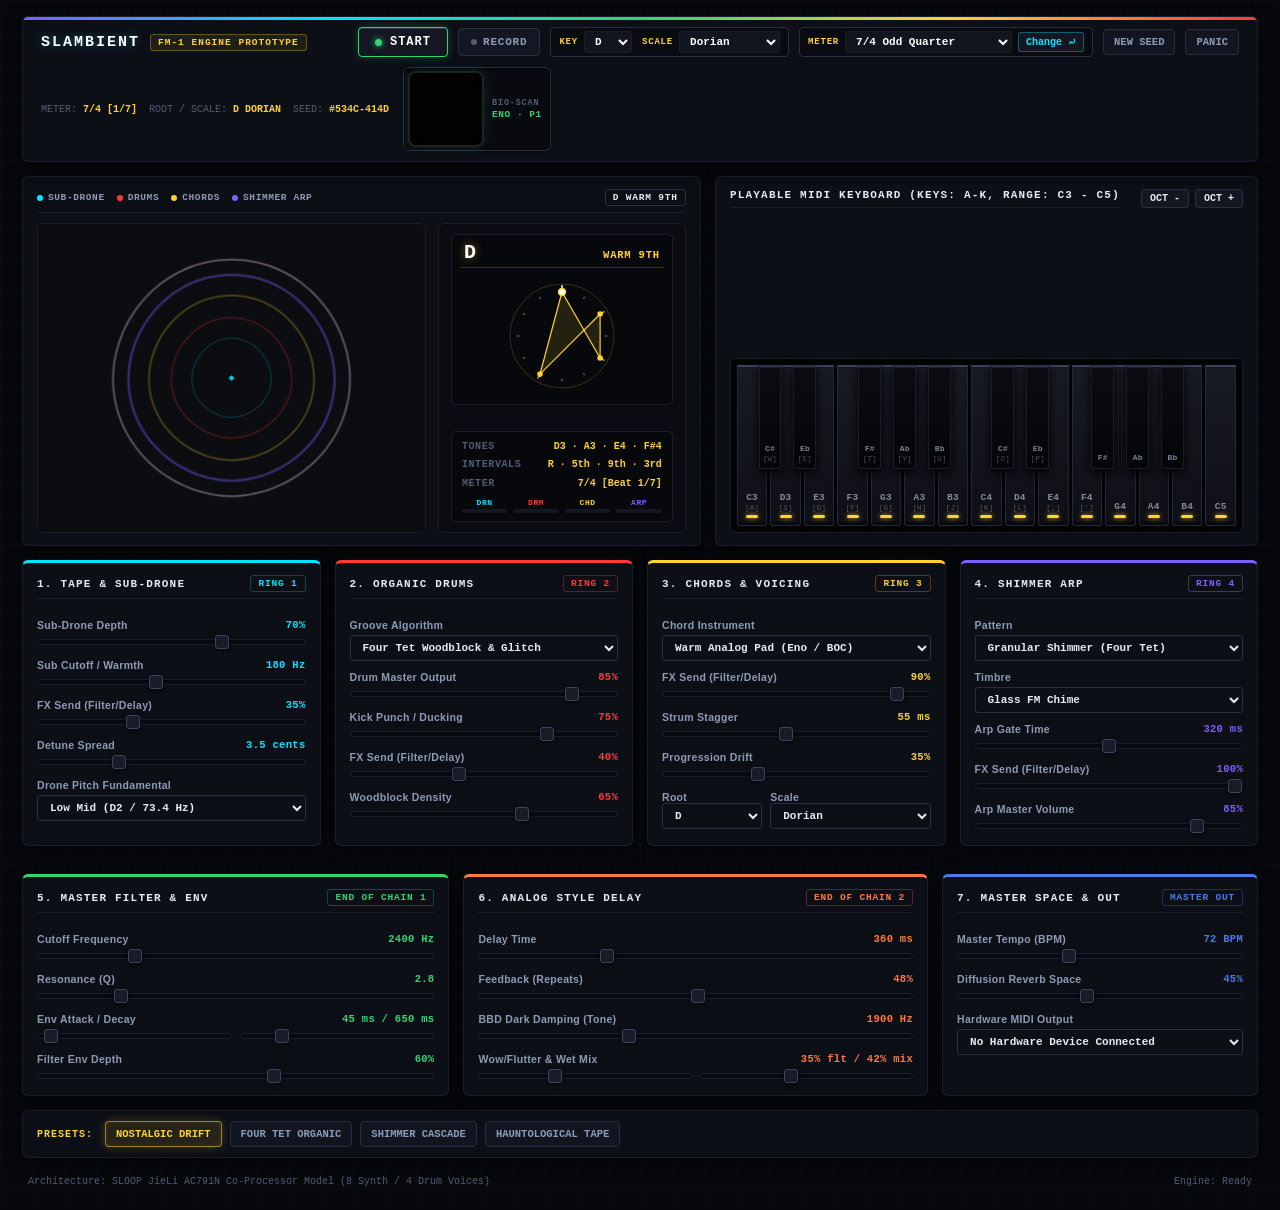
<file: _archive/old_snapshots/slambient_fixed.html>
<!DOCTYPE html>
<html lang="en">
<head>
<meta charset="UTF-8">
<meta name="viewport" content="width=device-width, initial-scale=1.0">
<title>Slambient — Generative Ambient Instrument</title>
<style>
  :root {
    /* 1980-1983 Vintage Computer Graphics / Technical CAD Palette */
    --bg: #07080c;
    --bg-darker: #040507;
    --panel: #0d0f17;
    --panel-header: #121520;
    --border: #1a1e2b;
    --border-light: #282e42;
    --border-bright: #3b4460;

    --text-primary: #e6ebf5;
    --text-secondary: #8e9bb5;
    --text-tertiary: #525c74;

    /* Vintage Vector CRT & Future Shock Spectral Primaries */
    --color-drone: #00e5ff;
    --color-drum: #ff3838;
    --color-chord: #fed330;
    --color-arp: #7d5fff;
    --color-filter: #2ed573;
    --color-delay: #ff793f;
    --color-space: #4b7bec;
    --color-live: #ffffff;

    --accent: #fed330;
    --accent-dim: rgba(254, 211, 48, 0.14);

    /* Hardware keybed */
    --key-chassis: #07080c;
    --key-natural: #161822;
    --key-sharp: #0a0b0f;
  }

  * { box-sizing: border-box; margin: 0; padding: 0; }

  body {
    background-color: var(--bg);
    background-image:
      linear-gradient(rgba(0, 229, 255, 0.025) 1px, transparent 1px),
      linear-gradient(90deg, rgba(0, 229, 255, 0.025) 1px, transparent 1px);
    background-size: 32px 32px;
    color: var(--text-primary);
    font-family: -apple-system, BlinkMacSystemFont, "Segoe UI", Roboto, "Helvetica Neue", sans-serif;
    min-height: 100vh;
    padding: 16px 22px;
    display: flex;
    flex-direction: column;
    gap: 14px;
    -webkit-font-smoothing: antialiased;
  }

  /* Header Bar - 1983 Technical CAD / Exhibition Banner */
  header.top-bar {
    flex-wrap: wrap;
    gap: 10px;
    display: flex;
    justify-content: space-between;
    align-items: center;
    background: var(--panel);
    border: 1px solid var(--border);
    border-radius: 6px;
    padding: 10px 18px;
    position: relative;
    overflow: hidden;
    box-shadow: 0 4px 16px rgba(0, 0, 0, 0.6);
  }
  header.top-bar::before {
    content: "";
    position: absolute;
    top: 0; left: 0; right: 0;
    height: 3px;
    background: linear-gradient(90deg, #7d5fff 0%, #00e5ff 25%, #2ed573 50%, #fed330 75%, #ff3838 100%);
  }

  .brand-group {
    display: flex;
    align-items: center;
    gap: 10px;
  }
  .app-title {
    font-size: 15px;
    font-weight: 800;
    letter-spacing: 2px;
    text-transform: uppercase;
    color: #ffffff;
    font-family: ui-monospace, SFMono-Regular, Menlo, monospace;
    text-shadow: 0 0 10px rgba(0, 229, 255, 0.35);
  }
  .app-tag {
    font-size: 9.5px;
    font-weight: 700;
    text-transform: uppercase;
    letter-spacing: 1px;
    color: var(--accent);
    background: rgba(254, 211, 48, 0.08);
    border: 1px solid rgba(254, 211, 48, 0.3);
    padding: 2px 7px;
    border-radius: 3px;
    font-family: ui-monospace, SFMono-Regular, Menlo, monospace;
  }

  .global-transport {
    flex-wrap: wrap;
    display: flex;
    align-items: center;
    gap: 10px;
  }

  /* Vintage Computing Buttons */
  .btn-main-play {
    display: flex;
    align-items: center;
    gap: 8px;
    background: #141722;
    color: #ffffff;
    border: 1px solid #2ed573;
    padding: 7px 16px;
    border-radius: 4px;
    font-size: 12px;
    font-weight: 700;
    letter-spacing: 1px;
    text-transform: uppercase;
    cursor: pointer;
    font-family: ui-monospace, SFMono-Regular, Menlo, monospace;
    box-shadow: 0 0 8px rgba(46, 213, 115, 0.25), inset 0 1px 0 rgba(255,255,255,0.1);
    transition: all 0.15s ease;
  }
  .btn-main-play:hover {
    background: #1b2130;
    box-shadow: 0 0 14px rgba(46, 213, 115, 0.5);
  }
  .btn-main-play.active {
    background: #2ed573;
    color: #07080c;
    border-color: #2ed573;
    box-shadow: 0 0 18px rgba(46, 213, 115, 0.7);
  }
  .play-dot {
    width: 7px;
    height: 7px;
    border-radius: 50%;
    background: #2ed573;
    box-shadow: 0 0 6px #2ed573;
    transition: background 0.15s;
  }
  .btn-main-play.active .play-dot {
    background: #07080c;
    box-shadow: none;
  }

  .btn-record {
    background: #141722;
    color: var(--text-secondary);
    border: 1px solid var(--border-light);
    padding: 7px 12px;
    border-radius: 4px;
    font-size: 11px;
    font-weight: 700;
    letter-spacing: 0.8px;
    text-transform: uppercase;
    cursor: pointer;
    display: flex;
    align-items: center;
    gap: 6px;
    font-family: ui-monospace, SFMono-Regular, Menlo, monospace;
    transition: all 0.15s ease;
  }
  .btn-record:hover { color: #fff; border-color: var(--border-bright); }
  .btn-record.recording {
    background: rgba(255, 56, 56, 0.2);
    border-color: var(--color-drum);
    color: var(--color-drum);
    box-shadow: 0 0 10px rgba(255, 56, 56, 0.5);
  }
  .rec-dot {
    width: 6px;
    height: 6px;
    border-radius: 50%;
    background: #525c74;
  }
  .btn-record.recording .rec-dot {
    background: var(--color-drum);
    box-shadow: 0 0 6px var(--color-drum);
    animation: blinkRec 0.8s infinite;
  }
  @keyframes blinkRec { 50% { opacity: 0.3; } }

  .root-scale-ctrl, .time-sig-ctrl {
    display: flex;
    align-items: center;
    background: #0a0b10;
    border: 1px solid var(--border-light);
    border-radius: 4px;
    padding: 3px 8px;
    gap: 6px;
  }
  .root-scale-ctrl .tag, .time-sig-ctrl .tag {
    font-size: 9px;
    font-weight: 800;
    color: var(--accent);
    letter-spacing: 0.8px;
    font-family: ui-monospace, SFMono-Regular, Menlo, monospace;
  }
  .root-scale-ctrl select, .time-sig-ctrl select {
    width: auto;
    background: #121520;
    color: #ffffff;
    border: 1px solid var(--border);
    padding: 3px 6px;
    font-size: 11px;
    font-weight: 700;
    border-radius: 3px;
    font-family: ui-monospace, SFMono-Regular, Menlo, monospace;
    outline: none;
    cursor: pointer;
  }
  .btn-meter-cycle {
    background: #141722;
    color: var(--color-drone);
    border: 1px solid rgba(0, 229, 255, 0.35);
    padding: 3px 7px;
    font-size: 10px;
    font-weight: 700;
    border-radius: 3px;
    cursor: pointer;
    font-family: ui-monospace, SFMono-Regular, Menlo, monospace;
    transition: all 0.12s ease;
  }
  .btn-meter-cycle:hover {
    background: rgba(0, 229, 255, 0.15);
    border-color: var(--color-drone);
    box-shadow: 0 0 8px rgba(0, 229, 255, 0.4);
  }

  .btn-preset-chip {
    background: #121520;
    color: var(--text-secondary);
    border: 1px solid var(--border-light);
    padding: 6px 10px;
    border-radius: 4px;
    font-size: 10.5px;
    font-weight: 700;
    text-transform: uppercase;
    font-family: ui-monospace, SFMono-Regular, Menlo, monospace;
    cursor: pointer;
    transition: all 0.12s ease;
  }
  .btn-preset-chip:hover {
    color: #ffffff;
    border-color: var(--border-bright);
    background: #181c2a;
  }
  .btn-preset-chip.active {
    background: rgba(254, 211, 48, 0.10);
    color: var(--accent);
    border-color: rgba(254, 211, 48, 0.55);
    box-shadow: 0 0 10px rgba(254, 211, 48, 0.22), inset 0 0 6px rgba(254, 211, 48, 0.10);
  }
  .btn-preset-chip.active:hover {
    background: rgba(254, 211, 48, 0.16);
    color: #ffffff;
  }

  .sys-readout {
    display: flex;
    gap: 12px;
    font-family: ui-monospace, SFMono-Regular, Menlo, monospace;
    font-size: 10px;
    color: var(--text-tertiary);
  }
  .sys-readout .val {
    color: var(--accent);
    font-weight: 700;
  }

  /* Upper Workspace Grid */
  .upper-deck {
    display: grid;
    grid-template-columns: 1.25fr 1fr;
    gap: 14px;
  }
  @media (max-width: 1080px) {
    .upper-deck { grid-template-columns: 1fr; }
  }

  /* Panel Headers with CAD Styling */
  .panel-header {
    display: flex;
    justify-content: space-between;
    align-items: center;
    margin-bottom: 10px;
    padding-bottom: 6px;
    border-bottom: 1px solid var(--border);
  }
  .panel-header > span:first-child {
    font-size: 11px;
    font-weight: 800;
    letter-spacing: 1.2px;
    text-transform: uppercase;
    color: var(--text-primary);
    font-family: ui-monospace, SFMono-Regular, Menlo, monospace;
  }
  .badge-tag {
    font-size: 9.5px;
    font-weight: 800;
    letter-spacing: 0.8px;
    text-transform: uppercase;
    padding: 2px 7px;
    border-radius: 3px;
    border: 1px solid var(--border-light);
    font-family: ui-monospace, SFMono-Regular, Menlo, monospace;
  }

  /* Multi-Trace Audio Oscilloscope Screen */
  .scope-panel {
    background: var(--panel);
    border: 1px solid var(--border);
    border-radius: 6px;
    padding: 12px 14px;
    display: flex;
    flex-direction: column;
    box-shadow: 0 4px 16px rgba(0, 0, 0, 0.6);
  }
  .scope-legend {
    display: flex;
    align-items: center;
    gap: 12px;
  }
  .legend-item {
    display: flex;
    align-items: center;
    gap: 5px;
    font-size: 9.5px;
    font-weight: 800;
    letter-spacing: 0.6px;
    color: var(--text-secondary);
    font-family: ui-monospace, SFMono-Regular, Menlo, monospace;
  }
  .legend-dot {
    width: 6px;
    height: 6px;
    border-radius: 50%;
  }

  .scope-module-split {
    display: grid;
    grid-template-columns: 1fr 248px;
    gap: 12px;
    height: 310px;
  }
  @media (max-width: 900px) {
    .scope-module-split { grid-template-columns: 1fr; height: auto; }
  }

  .scope-left-viz {
    min-height: 280px;
    position: relative;
    width: 100%;
    height: 100%;
    background: #050608;
    border: 1px solid var(--border);
    border-radius: 6px;
    overflow: hidden;
    box-shadow: inset 0 0 20px rgba(0,0,0,0.9);
  }
  .scope-left-viz canvas {
    width: 100%;
    height: 100%;
    display: block;
    image-rendering: -webkit-optimize-contrast;
  }

  .scope-right-info {
    background: #0a0c12;
    border: 1px solid var(--border);
    border-radius: 6px;
    padding: 10px 12px;
    display: flex;
    flex-direction: column;
    justify-content: space-between;
    gap: 8px;
    min-width: 248px;
  }

  /* Chord Circle of Fifths Visualizer Card */
  .chord-wheel-card {
    display: flex;
    flex-direction: column;
    align-items: center;
    background: #07080c;
    border: 1px solid var(--border);
    border-radius: 5px;
    padding: 8px 8px 6px 8px;
    position: relative;
    gap: 6px;
  }
  .chord-wheel-header {
    display: flex;
    align-items: baseline;
    justify-content: space-between;
    width: 100%;
    padding: 0 4px 4px 4px;
    border-bottom: 1px solid rgba(254, 211, 48, 0.2);
  }
  .chord-wheel-root {
    font-size: 20px;
    font-weight: 800;
    color: #ffffff;
    letter-spacing: -0.5px;
    font-family: ui-monospace, SFMono-Regular, Menlo, monospace;
    line-height: 1;
    text-shadow: 0 0 10px rgba(254, 211, 48, 0.5);
  }
  .chord-wheel-voicing {
    font-size: 10.5px;
    font-weight: 800;
    color: var(--color-chord);
    letter-spacing: 0.8px;
    text-transform: uppercase;
    font-family: ui-monospace, SFMono-Regular, Menlo, monospace;
    line-height: 1;
  }
  #chordWheelCanvas {
    width: 124px;
    height: 124px;
    display: block;
    image-rendering: -webkit-optimize-contrast;
  }

  /* Telemetry Box */
  .chord-meta-block {
    display: flex;
    flex-direction: column;
    gap: 5px;
    background: #07080c;
    border: 1px solid var(--border);
    border-radius: 5px;
    padding: 8px 10px;
  }
  .telem-row {
    display: flex;
    justify-content: space-between;
    align-items: baseline;
    font-size: 10px;
    gap: 8px;
    line-height: 1.35;
  }
  .telem-k {
    color: var(--text-tertiary);
    font-weight: 800;
    letter-spacing: 0.6px;
    white-space: nowrap;
    flex-shrink: 0;
    font-family: ui-monospace, SFMono-Regular, Menlo, monospace;
  }
  .telem-v {
    font-family: ui-monospace, SFMono-Regular, Menlo, monospace;
    font-size: 10px;
    color: var(--color-chord);
    font-weight: 700;
    white-space: nowrap;
    overflow: hidden;
    text-overflow: ellipsis;
    text-align: right;
  }

  /* Activity Meter LED Bars */
  .activity-meter-row {
    display: flex;
    gap: 6px;
    margin-top: 3px;
  }
  .act-track-wrap {
    flex: 1;
    display: flex;
    flex-direction: column;
    gap: 2px;
    align-items: center;
  }
  .act-tag {
    font-size: 8px;
    font-weight: 800;
    letter-spacing: 0.6px;
    font-family: ui-monospace, SFMono-Regular, Menlo, monospace;
  }
  .act-bar-bg {
    width: 100%;
    height: 4px;
    background: #141722;
    border-radius: 2px;
    overflow: hidden;
  }
  .act-bar-fill {
    height: 100%;
    width: 0%;
    border-radius: 2px;
    transition: width 0.05s ease-out;
  }

  /* Computerized MIDI Synthesizer Keyboard */
  .keyboard-panel {
    background: var(--panel);
    border: 1px solid var(--border);
    border-radius: 6px;
    padding: 12px 14px;
    display: flex;
    flex-direction: column;
    justify-content: space-between;
    gap: 10px;
    box-shadow: 0 4px 16px rgba(0, 0, 0, 0.6);
  }
  .keyboard-meta {
    display: flex;
    justify-content: space-between;
    align-items: center;
  }
  .oct-controls {
    display: flex;
    align-items: center;
    gap: 6px;
  }
  .btn-oct {
    background: #141722;
    color: var(--text-primary);
    border: 1px solid var(--border-light);
    padding: 3px 8px;
    font-size: 10px;
    font-weight: 800;
    border-radius: 3px;
    cursor: pointer;
    font-family: ui-monospace, SFMono-Regular, Menlo, monospace;
  }
  .btn-oct:hover { border-color: var(--border-bright); color: #fff; }

  .piano-keys-wrapper {
    touch-action: manipulation;
    position: relative;
    width: 100%;
    height: 175px;
    user-select: none;
    display: flex;
    background: #06070a;
    padding: 6px;
    border-radius: 5px;
    border: 1px solid var(--border);
    box-shadow: inset 0 2px 10px rgba(0,0,0,0.9);
  }

  .white-keys-layer {
    width: 100%;
    height: 100%;
    display: flex;
    gap: 3px;
  }
  .white-key {
    flex: 1;
    height: 100%;
    background: linear-gradient(180deg, #181a24 0%, #0f1016 100%);
    border: 1px solid #242938;
    border-top: 2px solid #3b4258;
    border-radius: 0 0 3px 3px;
    cursor: pointer;
    position: relative;
    display: flex;
    flex-direction: column;
    justify-content: flex-end;
    align-items: center;
    padding-bottom: 7px;
    box-shadow: inset 0 -3px 0 #08090d, 0 3px 6px rgba(0,0,0,0.5);
    transition: background 0.06s ease, border-color 0.06s ease, box-shadow 0.06s ease;
  }
  .white-key:hover {
    background: linear-gradient(180deg, #222634 0%, #151822 100%);
    border-color: #3b435a;
  }

  .black-keys-layer {
    position: absolute;
    top: 6px; left: 6px; right: 6px; height: 60%;
    pointer-events: none;
  }
  .black-key {
    position: absolute;
    width: 4.6%;
    height: 100%;
    background: linear-gradient(180deg, #0b0c10 0%, #040507 100%);
    border: 1px solid #1a1c26;
    border-top: 2px solid #2d3246;
    border-radius: 0 0 3px 3px;
    cursor: pointer;
    pointer-events: auto;
    box-shadow: 0 4px 10px rgba(0,0,0,0.95), inset 0 1px 0 rgba(255,255,255,0.08);
    display: flex;
    flex-direction: column;
    justify-content: flex-end;
    align-items: center;
    padding-bottom: 5px;
    transition: background 0.06s ease, border-color 0.06s ease, box-shadow 0.06s ease;
  }
  .black-key:hover {
    background: linear-gradient(180deg, #141720 0%, #090b0e 100%);
    border-color: #32384c;
  }

  /* Backlit LED Illumination States */
  .white-key.active-chord, .black-key.active-chord {
    background: linear-gradient(180deg, rgba(254, 211, 48, 0.25) 0%, rgba(254, 211, 48, 0.85) 100%) !important;
    border-color: #fed330 !important;
    box-shadow: 0 0 16px rgba(254, 211, 48, 0.7), inset 0 0 8px #fed330 !important;
  }
  .white-key.active-arp, .black-key.active-arp {
    background: linear-gradient(180deg, rgba(125, 95, 255, 0.25) 0%, rgba(125, 95, 255, 0.85) 100%) !important;
    border-color: #7d5fff !important;
    box-shadow: 0 0 16px rgba(125, 95, 255, 0.7), inset 0 0 8px #7d5fff !important;
  }
  .white-key.active-live, .black-key.active-live,
  .white-key:active, .black-key:active {
    background: linear-gradient(180deg, rgba(0, 229, 255, 0.4) 0%, #00e5ff 100%) !important;
    border-color: #00e5ff !important;
    box-shadow: 0 0 20px rgba(0, 229, 255, 0.9), inset 0 0 10px #ffffff !important;
  }

  /* Backlit In-Scale Micro-LED Indicators */
  .white-key.in-scale::after {
    content: "";
    width: 12px;
    height: 3px;
    border-radius: 2px;
    background: #fed330;
    box-shadow: 0 0 5px rgba(254, 211, 48, 0.75);
    margin-top: 3px;
  }
  .black-key.in-scale::after {
    content: "";
    width: 10px;
    height: 3px;
    border-radius: 2px;
    background: #fed330;
    box-shadow: 0 0 5px rgba(254, 211, 48, 0.75);
    margin-top: 3px;
  }

  /* Monospace Key Labels & Shortcuts */
  .key-label {
    font-family: ui-monospace, SFMono-Regular, Menlo, monospace;
    font-size: 9.5px;
    font-weight: 700;
    color: #838a9e;
    letter-spacing: 0.2px;
    pointer-events: none;
    line-height: 1.1;
  }
  .black-key-label {
    font-family: ui-monospace, SFMono-Regular, Menlo, monospace;
    font-size: 8px;
    font-weight: 700;
    color: #7a8296;
    letter-spacing: 0.2px;
    pointer-events: none;
    line-height: 1.1;
  }
  .key-shortcut {
    font-family: ui-monospace, SFMono-Regular, Menlo, monospace;
    font-size: 7.5px;
    color: #4e5366;
    letter-spacing: 0.2px;
    margin-top: 1px;
    pointer-events: none;
  }
  .active-chord .key-label, .active-chord .black-key-label,
  .active-arp .key-label, .active-arp .black-key-label {
    color: #07080c !important;
    font-weight: 800;
  }
  .active-live .key-label, .active-live .black-key-label {
    color: #000000 !important;
    font-weight: 800;
  }

  /* Lower Deck: Hardware Channel Strips */
  .lower-deck {
    display: grid;
    grid-template-columns: repeat(4, 1fr);
    gap: 14px;
  }
  @media (max-width: 1024px) {
    .lower-deck { grid-template-columns: repeat(2, 1fr); }
  }
  @media (max-width: 640px) {
    .lower-deck { grid-template-columns: 1fr; }
  }

  .strip-channel {
    background: var(--panel);
    border: 1px solid var(--border);
    border-radius: 6px;
    padding: 12px 14px;
    display: flex;
    flex-direction: column;
    gap: 10px;
    box-shadow: 0 4px 16px rgba(0, 0, 0, 0.6);
    position: relative;
  }
  .strip-channel.drone-ch  { border-top: 3px solid var(--color-drone); }
  .strip-channel.drum-ch   { border-top: 3px solid var(--color-drum); }
  .strip-channel.chord-ch  { border-top: 3px solid var(--color-chord); }
  .strip-channel.arp-ch    { border-top: 3px solid var(--color-arp); }
  .strip-channel.filter-ch { border-top: 3px solid var(--color-filter); }
  .strip-channel.delay-ch  { border-top: 3px solid var(--color-delay); }
  .strip-channel.space-ch  { border-top: 3px solid var(--color-space); }

  .control-row {
    display: flex;
    flex-direction: column;
    gap: 4px;
  }
  .control-label {
    display: flex;
    justify-content: space-between;
    font-size: 10.5px;
    color: var(--text-secondary);
    font-weight: 600;
    letter-spacing: 0.3px;
  }
  .control-val {
    font-family: ui-monospace, SFMono-Regular, monospace;
    font-size: 10.5px;
    color: var(--accent);
    font-weight: 700;
  }
  .control-val.drone-val  { color: var(--color-drone); }
  .control-val.drum-val   { color: var(--color-drum); }
  .control-val.chord-val  { color: var(--color-chord); }
  .control-val.arp-val    { color: var(--color-arp); }
  .control-val.filter-val { color: var(--color-filter); }
  .control-val.delay-val  { color: var(--color-delay); }
  .control-val.space-val  { color: var(--color-space); }

  /* Vintage Computing Range Sliders & Inputs */
  select, input[type="range"] {
    width: 100%;
    background: #090a0f;
    border: 1px solid var(--border-light);
    border-radius: 3px;
    color: var(--text-primary);
    outline: none;
    font-family: ui-monospace, SFMono-Regular, monospace;
  }
  select {
    padding: 5px 8px;
    font-size: 11px;
    font-weight: 600;
    cursor: pointer;
    background: #0d0f16;
  }
  select:focus { border-color: var(--border-bright); }

  input[type="range"] {
    -webkit-appearance: none;
    height: 6px;
    border-radius: 3px;
    background: #090a0f;
    border: 1px solid var(--border);
    margin: 4px 0;
  }
  input[type="range"]::-webkit-slider-thumb {
    -webkit-appearance: none;
    width: 14px;
    height: 14px;
    border-radius: 3px;
    background: #181c28;
    border: 1.5px solid var(--border-bright);
    cursor: pointer;
    box-shadow: 0 1px 4px rgba(0,0,0,0.8);
    transition: all 0.1s ease;
  }
  input[type="range"]::-webkit-slider-thumb:hover {
    border-color: #ffffff;
    background: #222738;
  }

  .drone-ch input[type="range"]::-webkit-slider-thumb:hover { border-color: var(--color-drone); box-shadow: 0 0 6px var(--color-drone); }
  .drum-ch input[type="range"]::-webkit-slider-thumb:hover  { border-color: var(--color-drum); box-shadow: 0 0 6px var(--color-drum); }
  .chord-ch input[type="range"]::-webkit-slider-thumb:hover { border-color: var(--color-chord); box-shadow: 0 0 6px var(--color-chord); }
  .arp-ch input[type="range"]::-webkit-slider-thumb:hover   { border-color: var(--color-arp); box-shadow: 0 0 6px var(--color-arp); }
  .filter-ch input[type="range"]::-webkit-slider-thumb:hover{ border-color: var(--color-filter); box-shadow: 0 0 6px var(--color-filter); }
  .delay-ch input[type="range"]::-webkit-slider-thumb:hover { border-color: var(--color-delay); box-shadow: 0 0 6px var(--color-delay); }
  .space-ch input[type="range"]::-webkit-slider-thumb:hover { border-color: var(--color-space); box-shadow: 0 0 6px var(--color-space); }

  /* Master Chain Deck */
  .master-chain-deck {
    display: grid;
    grid-template-columns: 1.15fr 1.25fr 0.85fr;
    gap: 14px;
  }
  @media (max-width: 1024px) {
    .master-chain-deck { grid-template-columns: 1fr; }
  }

  /* Preset Bar & Footer */
  .preset-bar {
    display: flex;
    justify-content: flex-start;
    align-items: center;
    flex-wrap: wrap;
    gap: 8px;
    background: var(--panel);
    border: 1px solid var(--border);
    border-radius: 6px;
    padding: 10px 14px;
    box-shadow: 0 4px 16px rgba(0, 0, 0, 0.6);
  }
  .preset-label {
    font-size: 10px;
    font-weight: 800;
    text-transform: uppercase;
    letter-spacing: 1px;
    color: var(--accent);
    font-family: ui-monospace, SFMono-Regular, monospace;
    margin-right: 4px;
  }

  footer.app-footer {
    display: flex;
    justify-content: space-between;
    align-items: center;
    font-family: ui-monospace, SFMono-Regular, monospace;
    font-size: 10px;
    color: var(--text-tertiary);
    padding: 4px 6px;
  }
  footer.app-footer span.status-val {
    color: var(--accent);
    font-weight: 700;
  }

  .top-right-group {
    display: flex;
    align-items: center;
    gap: 14px;
  }

  /* 1970s Alien MU-TH-UR 6000 CRT Capsule Widget */
  .eno-crt-capsule {
    display: flex;
    align-items: center;
    gap: 8px;
    background: #090a10;
    border: 1px solid var(--border-light);
    border-radius: 6px;
    padding: 3px 8px 3px 4px;
    cursor: pointer;
    box-shadow: inset 0 1px 3px rgba(0,0,0,0.8), 0 2px 6px rgba(0,0,0,0.4);
    transition: border-color 0.15s ease, box-shadow 0.15s ease;
  }
  .eno-crt-capsule:hover {
    border-color: #2ed573;
    box-shadow: 0 0 10px rgba(46, 213, 115, 0.25);
  }

  .eno-crt-screen {
    position: relative;
    width: 76px;
    height: 76px;
    background: #020402;
    border-radius: 8px;
    overflow: hidden;
    border: 2px solid #1c2420;
    box-shadow: inset 0 0 16px rgba(0,0,0,0.95), 0 0 12px rgba(46, 213, 115, 0.15);
  }
  .eno-crt-screen::before {
    content: " ";
    display: block;
    position: absolute;
    top: 0; left: 0; bottom: 0; right: 0;
    background: linear-gradient(rgba(18, 16, 16, 0) 50%, rgba(0, 0, 0, 0.5) 50%);
    background-size: 100% 3px;
    z-index: 2;
    pointer-events: none;
    opacity: 0.8;
  }
  .eno-crt-screen::after {
    content: " ";
    display: block;
    position: absolute;
    top: 0; left: 0; bottom: 0; right: 0;
    background: radial-gradient(circle at 50% 50%, transparent 60%, rgba(0, 0, 0, 0.75) 100%);
    z-index: 3;
    pointer-events: none;
  }
  #enoWidgetCanvas {
    width: 76px;
    height: 76px;
    display: block;
    image-rendering: pixelated;
  }

  .eno-crt-meta {
    display: flex;
    flex-direction: column;
    gap: 1px;
    font-family: ui-monospace, SFMono-Regular, monospace;
  }
  .eno-title {
    font-size: 8.5px;
    font-weight: 800;
    letter-spacing: 0.8px;
    color: var(--text-tertiary);
  }
  .eno-sub {
    font-size: 9.5px;
    font-weight: 800;
    color: #2ed573;
    letter-spacing: 0.5px;
    transition: color 0.15s ease;
  }
</style>
</head>
<body>

  <!-- Top Transport & System Bar -->
  <header class="top-bar">
    <div class="brand-group">
      <span class="app-title">Slambient</span>
      <span class="app-tag">FM-1 Engine Prototype</span>
    </div>

    <div class="global-transport">
      <button class="btn-main-play" id="btnPlay" onclick="togglePlay()">
        <div class="play-dot"></div>
        <span id="btnPlayLabel">Start</span>
      </button>

      <button class="btn-record" id="btnRecord" onclick="toggleRecord()">
        <div class="rec-dot"></div>
        <span id="btnRecordLabel">Record</span>
      </button>

      <div class="root-scale-ctrl">
        <span class="tag">KEY</span>
        <select id="topRootKey" onchange="syncRootKey(this.value)">
          <option value="0">C</option>
          <option value="1">C#</option>
          <option value="2" selected>D</option>
          <option value="3">Eb</option>
          <option value="4">E</option>
          <option value="5">F</option>
          <option value="6">F#</option>
          <option value="7">G</option>
          <option value="8">Ab</option>
          <option value="9">A</option>
          <option value="10">Bb</option>
          <option value="11">B</option>
        </select>
        <span class="tag" style="margin-left: 4px;">SCALE</span>
        <select id="topScaleMode" onchange="syncScaleMode(this.value)">
          <option value="DORIAN" selected>Dorian</option>
          <option value="LYDIAN">Lydian</option>
          <option value="AEOLIAN">Aeolian</option>
          <option value="MIXOLYDIAN">Mixolydian</option>
          <option value="PENTATONIC">Pentatonic</option>
          <option value="MAJOR9">Major 9</option>
        </select>
      </div>

      <div class="time-sig-ctrl">
        <span class="tag">METER</span>
        <select id="selTimeSig" onchange="updateTimeSignature()">
          <option value="4/4">4/4 Standard</option>
          <option value="7/4" selected>7/4 Odd Quarter</option>
          <option value="5/8">5/8 Asymmetric (3+2)</option>
          <option value="7/8">7/8 Balkan (2+2+3)</option>
          <option value="5/4">5/4 Take Five</option>
          <option value="9/8">9/8 Triple Compound</option>
          <option value="11/8">11/8 Polyrhythmic</option>
          <option value="3/4">3/4 Ambient Waltz</option>
        </select>
        <button class="btn-meter-cycle" onclick="cycleTimeSignature()" title="Change Time Signature">Change ⤾</button>
      </div>

      <button class="btn-preset-chip" onclick="newSeed()">New Seed</button>
      <button class="btn-preset-chip" onclick="panicMute()">Panic</button>
    </div>

    <div class="top-right-group">
      <div class="sys-readout">
        <div>METER: <span class="val" id="hudMeter">7/4 [1/7]</span></div>
        <div>ROOT / SCALE: <span class="val" id="hudScale">D DORIAN</span></div>
        <div>SEED: <span class="val" id="hudSeed">#534C-414D</span></div>
      </div>

      <div class="eno-crt-capsule" onclick="toggleEnoPhosphor()" title="MU-TH-UR 6000 // BIO-SCAN: ENO, B. (Click to switch CRT phosphor)">
        <div class="eno-crt-screen">
          <canvas id="enoWidgetCanvas" width="76" height="76"></canvas>
        </div>
        <div class="eno-crt-meta">
          <span class="eno-title">BIO-SCAN</span>
          <span class="eno-sub" id="lblEnoPhos">ENO · P1</span>
        </div>
      </div>
    </div>
  </header>

  <!-- Upper Workspace: Realtime Oscilloscope & Playable MIDI Keyboard -->
  <div class="upper-deck">
    <div class="scope-panel">
      <div class="panel-header">
        <div class="scope-legend">
          <div class="legend-item"><div class="legend-dot" style="background: var(--color-drone);"></div><span>SUB-DRONE</span></div>
          <div class="legend-item"><div class="legend-dot" style="background: var(--color-drum);"></div><span>DRUMS</span></div>
          <div class="legend-item"><div class="legend-dot" style="background: var(--color-chord);"></div><span>CHORDS</span></div>
          <div class="legend-item"><div class="legend-dot" style="background: var(--color-arp);"></div><span>SHIMMER ARP</span></div>
        </div>
        <span class="badge-tag" id="hudChord">D WARM 9TH</span>
      </div>

      <div class="scope-module-split">
        <div class="scope-left-viz">
          <canvas id="scopeCanvas"></canvas>
        </div>

        <div class="scope-right-info">
          <div class="chord-wheel-card">
            <div class="chord-wheel-header">
              <span class="chord-wheel-root" id="cardChordRoot">D</span>
              <span class="chord-wheel-voicing" id="cardChordVoicing">WARM 9TH</span>
            </div>
            <canvas id="chordWheelCanvas" width="124" height="124"></canvas>
          </div>

          <div class="chord-meta-block">
            <div class="telem-row">
              <span class="telem-k">TONES</span>
              <span class="telem-v" id="telemTones">D3 • A3 • E4 • F#4</span>
            </div>
            <div class="telem-row">
              <span class="telem-k">INTERVALS</span>
              <span class="telem-v" id="telemIntervals">R • 5th • 9th • 3rd</span>
            </div>
            <div class="telem-row">
              <span class="telem-k">METER</span>
              <span class="telem-v" id="telemMeter">7/4 [Beat 1/7]</span>
            </div>
            <div class="activity-meter-row">
              <div class="act-track-wrap">
                <span class="act-tag" style="color: var(--color-drone);">DRN</span>
                <div class="act-bar-bg"><div class="act-bar-fill" id="lvlDrone" style="background: var(--color-drone);"></div></div>
              </div>
              <div class="act-track-wrap">
                <span class="act-tag" style="color: var(--color-drum);">DRM</span>
                <div class="act-bar-bg"><div class="act-bar-fill" id="lvlDrum" style="background: var(--color-drum);"></div></div>
              </div>
              <div class="act-track-wrap">
                <span class="act-tag" style="color: var(--color-chord);">CHD</span>
                <div class="act-bar-bg"><div class="act-bar-fill" id="lvlChord" style="background: var(--color-chord);"></div></div>
              </div>
              <div class="act-track-wrap">
                <span class="act-tag" style="color: var(--color-arp);">ARP</span>
                <div class="act-bar-bg"><div class="act-bar-fill" id="lvlArp" style="background: var(--color-arp);"></div></div>
              </div>
            </div>
          </div>
        </div>
      </div>
    </div>

    <div class="keyboard-panel">
      <div class="keyboard-meta">
        <div class="panel-header" style="margin: 0;">
          <span>Playable MIDI Keyboard (Keys: A-K, Range: <span id="valOctave">C3 - C5</span>)</span>
        </div>
        <div class="oct-controls">
          <button class="btn-oct" onclick="shiftOctave(-1)">OCT -</button>
          <button class="btn-oct" onclick="shiftOctave(1)">OCT +</button>
        </div>
      </div>

      <div class="piano-keys-wrapper" id="keyboardContainer">
        <!-- Rendered dynamically by script -->
      </div>
    </div>
  </div>

  <!-- Lower Deck: 4 Focused Audio Channels -->
  <div class="lower-deck">

    <div class="strip-channel drone-ch">
      <div class="panel-header">
        <span>1. Tape & Sub-Drone</span>
        <span class="badge-tag" style="color: var(--color-drone); border-color: rgba(0,206,201,0.3);">RING 1</span>
      </div>

      <div class="control-row">
        <div class="control-label"><span>Sub-Drone Depth</span><span class="control-val drone-val" id="lblDrone">70%</span></div>
        <input type="range" id="knobDrone" min="0" max="100" value="70" oninput="updateAudioParams()">
      </div>

      <div class="control-row">
        <div class="control-label"><span>Sub Cutoff / Warmth</span><span class="control-val drone-val" id="lblDroneFilter">180 Hz</span></div>
        <input type="range" id="knobDroneFilter" min="70" max="320" value="180" oninput="updateAudioParams()">
      </div>

      <div class="control-row">
        <div class="control-label"><span>FX Send (Filter/Delay)</span><span class="control-val drone-val" id="lblDroneFx">35%</span></div>
        <input type="range" id="knobDroneFx" min="0" max="100" value="35" oninput="updateAudioParams()">
      </div>

      <div class="control-row">
        <div class="control-label"><span>Detune Spread</span><span class="control-val drone-val" id="lblDroneDetune">3.5 cents</span></div>
        <input type="range" id="knobDroneDetune" min="0" max="12" step="0.5" value="3.5" oninput="updateAudioParams()">
      </div>

      <div class="control-row">
        <div class="control-label">Drone Pitch Fundamental</div>
        <select id="selDroneOctave" onchange="updateAudioParams()">
          <option value="D1">Sub Octave (D1 / 36.7 Hz)</option>
          <option value="D2" selected>Low Mid (D2 / 73.4 Hz)</option>
          <option value="D0">Deep Infra (D0 / 18.3 Hz)</option>
        </select>
      </div>
    </div>

    <div class="strip-channel drum-ch">
      <div class="panel-header">
        <span>2. Organic Drums</span>
        <span class="badge-tag" style="color: var(--color-drum); border-color: rgba(255,71,87,0.3);">RING 2</span>
      </div>

      <div class="control-row">
        <div class="control-label">Groove Algorithm</div>
        <select id="selDrumStyle" onchange="updateAudioParams()">
          <option value="ORGANIC" selected>Four Tet Woodblock & Glitch</option>
          <option value="INDUSTRIAL_DRIVE">Industrial 909 Heavy Drive (Hard)</option>
          <option value="BREAKBEAT_POCKET">Fat Breakbeat Pocket (Full/Hard)</option>
          <option value="FOUR_ON_FLOOR">Four-on-the-Floor Club Drive (Full)</option>
          <option value="HEARTBEAT">Sub Heartbeat & Rim</option>
          <option value="DUB_TAPE">Polyrhythmic Tape Dub (7/11)</option>
          <option value="MINIMAL_CLICK">Vinyl Clicks & Dust</option>
          <option value="MUTED">Muted</option>
        </select>
      </div>

      <div class="control-row">
        <div class="control-label"><span>Drum Master Output</span><span class="control-val drum-val" id="lblDrumVol">85%</span></div>
        <input type="range" id="knobDrumVol" min="0" max="100" value="85" oninput="updateAudioParams()">
      </div>

      <div class="control-row">
        <div class="control-label"><span>Kick Punch / Ducking</span><span class="control-val drum-val" id="lblDrumPunch">75%</span></div>
        <input type="range" id="knobDrumPunch" min="0" max="100" value="75" oninput="updateAudioParams()">
      </div>

      <div class="control-row">
        <div class="control-label"><span>FX Send (Filter/Delay)</span><span class="control-val drum-val" id="lblDrumFx">40%</span></div>
        <input type="range" id="knobDrumFx" min="0" max="100" value="40" oninput="updateAudioParams()">
      </div>

      <div class="control-row">
        <div class="control-label"><span>Woodblock Density</span><span class="control-val drum-val" id="lblDrumDensity">65%</span></div>
        <input type="range" id="knobDrumDensity" min="0" max="100" value="65" oninput="updateAudioParams()">
      </div>
    </div>

    <div class="strip-channel chord-ch">
      <div class="panel-header">
        <span>3. Chords & Voicing</span>
        <span class="badge-tag" style="color: var(--color-chord); border-color: rgba(255,165,2,0.3);">RING 3</span>
      </div>

      <div class="control-row">
        <div class="control-label">Chord Instrument</div>
        <select id="selChordTimbre" onchange="updateAudioParams()">
          <option value="WARM_PAD" selected>Warm Analog Pad (Eno / BOC)</option>
          <option value="SAW_SYNTH">Juno Saw Synth (Biting 80s)</option>
          <option value="DIGITAL_STRINGS">Solina Digital Strings (Shimmer)</option>
          <option value="GLASS_EP">DX7 Electric Piano (Glass Tines)</option>
          <option value="LOFI_KEYS">Lofi Wobbly Tape Keys (Vintage)</option>
        </select>
      </div>

      <div class="control-row">
        <div class="control-label"><span>FX Send (Filter/Delay)</span><span class="control-val chord-val" id="lblChordFx">90%</span></div>
        <input type="range" id="knobChordFx" min="0" max="100" value="90" oninput="updateAudioParams()">
      </div>

      <div class="control-row">
        <div class="control-label"><span>Strum Stagger</span><span class="control-val chord-val" id="lblStrum">55 ms</span></div>
        <input type="range" id="knobStrum" min="0" max="120" value="55" oninput="updateAudioParams()">
      </div>

      <div class="control-row">
        <div class="control-label"><span>Progression Drift</span><span class="control-val chord-val" id="lblMutation">35%</span></div>
        <input type="range" id="knobMutation" min="0" max="100" value="35" oninput="updateAudioParams()">
      </div>

      <div class="control-row" style="display: flex; flex-direction: row; gap: 8px;">
        <div style="flex: 1;">
          <div class="control-label">Root</div>
          <select id="selRootKey" onchange="syncRootKey(this.value)">
            <option value="0">C</option>
            <option value="1">C#</option>
            <option value="2" selected>D</option>
            <option value="3">Eb</option>
            <option value="4">E</option>
            <option value="5">F</option>
            <option value="6">F#</option>
            <option value="7">G</option>
            <option value="8">Ab</option>
            <option value="9">A</option>
            <option value="10">Bb</option>
            <option value="11">B</option>
          </select>
        </div>
        <div style="flex: 1.6;">
          <div class="control-label">Scale</div>
          <select id="selScaleMode" onchange="syncScaleMode(this.value)">
            <option value="DORIAN" selected>Dorian</option>
            <option value="LYDIAN">Lydian</option>
            <option value="AEOLIAN">Aeolian</option>
            <option value="MIXOLYDIAN">Mixolydian</option>
            <option value="PENTATONIC">Pentatonic</option>
            <option value="MAJOR9">Major 9</option>
          </select>
        </div>
      </div>
    </div>

    <div class="strip-channel arp-ch">
      <div class="panel-header">
        <span>4. Shimmer Arp</span>
        <span class="badge-tag" style="color: var(--color-arp); border-color: rgba(162,155,254,0.3);">RING 4</span>
      </div>

      <div class="control-row">
        <div class="control-label">Pattern</div>
        <select id="selArpPattern" onchange="updateAudioParams()">
          <option value="SHIMMER" selected>Granular Shimmer (Four Tet)</option>
          <option value="UP">Ascending Run</option>
          <option value="PENDULUM">Pendulum (Up & Down)</option>
          <option value="CHORD_BURST">11-Step Coprime Burst</option>
          <option value="OFF">Disabled</option>
        </select>
      </div>

      <div class="control-row">
        <div class="control-label">Timbre</div>
        <select id="selArpTimbre" onchange="updateAudioParams()">
          <option value="GLASS_FM" selected>Glass FM Chime</option>
          <option value="KALIMBA">Kalimba Pluck</option>
          <option value="ANALOG_PULSE">Warm Analog Pulse</option>
          <option value="SINE_CRYSTAL">Sine Crystal</option>
        </select>
      </div>

      <div class="control-row">
        <div class="control-label"><span>Arp Gate Time</span><span class="control-val arp-val" id="lblArpGate">320 ms</span></div>
        <input type="range" id="knobArpGate" min="40" max="600" value="320" oninput="updateAudioParams()">
      </div>

      <div class="control-row">
        <div class="control-label"><span>FX Send (Filter/Delay)</span><span class="control-val arp-val" id="lblArpFx">100%</span></div>
        <input type="range" id="knobArpFx" min="0" max="100" value="100" oninput="updateAudioParams()">
      </div>

      <div class="control-row">
        <div class="control-label"><span>Arp Master Volume</span><span class="control-val arp-val" id="lblArpVol">85%</span></div>
        <input type="range" id="knobArpVol" min="0" max="100" value="85" oninput="updateAudioParams()">
      </div>
    </div>

  </div>

  <!-- End of Chain Master FX Deck: Envelope Filter & Analog Delay -->
  <div class="master-chain-deck" style="margin-top: 14px;">

    <div class="strip-channel filter-ch">
      <div class="panel-header">
        <span>5. Master Filter & Env</span>
        <span class="badge-tag" style="color: var(--color-filter); border-color: rgba(46,213,115,0.3);">END OF CHAIN 1</span>
      </div>

      <div class="control-row">
        <div class="control-label"><span>Cutoff Frequency</span><span class="control-val filter-val" id="lblMasterCutoff">2400 Hz</span></div>
        <input type="range" id="knobMasterCutoff" min="200" max="9500" value="2400" oninput="updateAudioParams()">
      </div>

      <div class="control-row">
        <div class="control-label"><span>Resonance (Q)</span><span class="control-val filter-val" id="lblMasterRes">2.8</span></div>
        <input type="range" id="knobMasterRes" min="0.5" max="12.0" step="0.1" value="2.8" oninput="updateAudioParams()">
      </div>

      <div class="control-row">
        <div class="control-label"><span>Env Attack / Decay</span><span class="control-val filter-val" id="lblFilterEnvTimes">45 ms / 650 ms</span></div>
        <div style="display: flex; gap: 8px;">
          <input type="range" id="knobFilterAttack" min="5" max="1200" value="45" title="Attack" oninput="updateAudioParams()">
          <input type="range" id="knobFilterDecay" min="50" max="3200" value="650" title="Decay" oninput="updateAudioParams()">
        </div>
      </div>

      <div class="control-row">
        <div class="control-label"><span>Filter Env Depth</span><span class="control-val filter-val" id="lblFilterEnvDepth">60%</span></div>
        <input type="range" id="knobFilterEnvDepth" min="0" max="100" value="60" oninput="updateAudioParams()">
      </div>
    </div>

    <div class="strip-channel delay-ch">
      <div class="panel-header">
        <span>6. Analog Style Delay</span>
        <span class="badge-tag" style="color: var(--color-delay); border-color: rgba(225,112,85,0.3);">END OF CHAIN 2</span>
      </div>

      <div class="control-row">
        <div class="control-label"><span>Delay Time</span><span class="control-val delay-val" id="lblDelayTime">360 ms</span></div>
        <input type="range" id="knobDelayTime" min="60" max="1100" value="360" oninput="updateAudioParams()">
      </div>

      <div class="control-row">
        <div class="control-label"><span>Feedback (Repeats)</span><span class="control-val delay-val" id="lblDelayFeedback">48%</span></div>
        <input type="range" id="knobDelayFeedback" min="0" max="95" value="48" oninput="updateAudioParams()">
      </div>

      <div class="control-row">
        <div class="control-label"><span>BBD Dark Damping (Tone)</span><span class="control-val delay-val" id="lblDelayTone">1900 Hz</span></div>
        <input type="range" id="knobDelayTone" min="400" max="4800" value="1900" oninput="updateAudioParams()">
      </div>

      <div class="control-row">
        <div class="control-label"><span>Wow/Flutter & Wet Mix</span><span class="control-val delay-val" id="lblDelayMix">35% flt / 42% mix</span></div>
        <div style="display: flex; gap: 8px;">
          <input type="range" id="knobDelayFlutter" min="0" max="100" value="35" title="Wow & Flutter" oninput="updateAudioParams()">
          <input type="range" id="knobDelayMix" min="0" max="100" value="42" title="Wet Mix" oninput="updateAudioParams()">
        </div>
      </div>
    </div>

    <div class="strip-channel space-ch">
      <div class="panel-header">
        <span>7. Master Space & Out</span>
        <span class="badge-tag" style="color: var(--color-space); border-color: rgba(75,123,236,0.3);">MASTER OUT</span>
      </div>

      <div class="control-row">
        <div class="control-label"><span>Master Tempo (BPM)</span><span class="control-val space-val" id="lblBpm">72 BPM</span></div>
        <input type="range" id="knobBpm" min="45" max="115" value="72" oninput="updateBpm()">
      </div>

      <div class="control-row">
        <div class="control-label"><span>Diffusion Reverb Space</span><span class="control-val space-val" id="lblWeather">45%</span></div>
        <input type="range" id="knobWeather" min="0" max="100" value="45" oninput="updateAudioParams()">
      </div>

      <div class="control-row">
        <div class="control-label">Hardware MIDI Output</div>
        <select id="selMidiOut"><option value="">No Hardware Device Connected</option></select>
      </div>
    </div>

  </div>

  <!-- Presets Strip -->
  <div class="preset-bar">
    <span class="preset-label">Presets:</span>
    <button class="btn-preset-chip active" onclick="applyPreset(0)">Nostalgic Drift</button>
    <button class="btn-preset-chip" onclick="applyPreset(1)">Four Tet Organic</button>
    <button class="btn-preset-chip" onclick="applyPreset(2)">Shimmer Cascade</button>
    <button class="btn-preset-chip" onclick="applyPreset(3)">Hauntological Tape</button>
  </div>

  <!-- Status Bar -->
  <footer class="app-footer">
    <span>Architecture: SLOOP JieLi AC791N Co-Processor Model (8 Synth / 4 Drum Voices)</span>
    <span id="footerStatus">Engine: Ready</span>
  </footer>

<script>
/* ==========================================================================
   TOP-LEVEL MUTABLE STATE
   ========================================================================== */
let isRecording = false;
let midiOutput = null;
let mediaRecorder = null;
let recordDest = null;
let recordedChunks = [];

/* ==========================================================================
   1. DETERMINISTIC SEED & MATH
   ========================================================================== */
let seed = 0x534C414D;
function xorshift32() {
  seed ^= seed << 13;
  seed ^= seed >>> 17;
  seed ^= seed << 5;
  return seed >>> 0;
}
function randRange(min, max) {
  return min + Math.floor((xorshift32() / 0x100000000) * (max - min + 1));
}
function randFloat() {
  return (xorshift32() / 0x100000000);
}

/* ==========================================================================
   2. SCALES & VOICINGS
   ========================================================================== */
const SCALES = {
  DORIAN:     [0, 2, 3, 5, 7, 9, 10],
  LYDIAN:     [0, 2, 4, 6, 7, 9, 11],
  AEOLIAN:    [0, 2, 3, 5, 7, 8, 10],
  MIXOLYDIAN: [0, 2, 4, 5, 7, 9, 10],
  PENTATONIC: [0, 3, 5, 7, 10],
  MAJOR9:     [0, 2, 4, 7, 9, 11]
};

const NOTE_NAMES = ["C", "C#", "D", "Eb", "E", "F", "F#", "G", "Ab", "A", "Bb", "B"];

const CHORD_LIBRARY = [
  { name: "WARM_9TH",     intervals: [0, 7, 14, 16] },
  { name: "DREAM_11TH",   intervals: [0, 10, 14, 17] },
  { name: "FLOATING_69",  intervals: [0, 9, 14, 16] },
  { name: "SUS2_SPREAD",  intervals: [0, 2, 7, 14] },
  { name: "LYDIAN_ETHER", intervals: [0, 6, 11, 14] },
  { name: "FIFTH_STACK",  intervals: [0, 7, 14, 21] }
];

let rootNote = 2; // D
let activeScaleKey = "DORIAN";
let bpm = 72;
let weatherVal = 0.45;
let mutationVal = 0.35;
let strumMs = 55;
let drumVol = 0.85;
let drumPunch = 0.75;
let drumDensity = 0.65;
let droneVol = 0.70;
let drumStyle = "ORGANIC";

let arpPattern = "SHIMMER";
let arpTimbre = "GLASS_FM";
let arpOctaves = 2;
let arpGateMs = 320;
let arpVol = 0.85;
let arpStepCounter = 0;
let arpDirection = 1;

let currentChordDeg = 0;
let currentChordVoicing = 0;
let leadScaleDeg = 0;
let isPlaying = false;
let tickCount = 0;

let stepEuclid = 0;
let stepShim = 0;
let stepLead = 0;
let stepDrone = 0;

/* Active playing MIDI notes map: midi -> { expiry, source } */
const activeMidiNotes = new Map();

/* Keyboard configuration */
let baseKeyboardOctave = 3; // C3 = 48

/* ==========================================================================
   2b. TIME SIGNATURES & ROOT/SCALE SYNCHRONIZATION
   ========================================================================== */
const TIME_SIGNATURES = {
  "4/4":  { beats: 4,  denom: 4, ticksPerBeat: 4, name: "4/4 Standard" },
  "7/4":  { beats: 7,  denom: 4, ticksPerBeat: 4, name: "7/4 Odd Quarter" },
  "5/8":  { beats: 5,  denom: 8, ticksPerBeat: 2, name: "5/8 Asymmetric" },
  "7/8":  { beats: 7,  denom: 8, ticksPerBeat: 2, name: "7/8 Balkan" },
  "5/4":  { beats: 5,  denom: 4, ticksPerBeat: 4, name: "5/4 Take Five" },
  "9/8":  { beats: 9,  denom: 8, ticksPerBeat: 2, name: "9/8 Triple" },
  "11/8": { beats: 11, denom: 8, ticksPerBeat: 2, name: "11/8 Polyrhythm" },
  "3/4":  { beats: 3,  denom: 4, ticksPerBeat: 4, name: "3/4 Waltz" }
};
let currentTimeSig = "7/4";
let measureTick = 0;
let barCount = 0;

/* Drone parameters */
let droneFilterHz = 180;
let droneDetuneCents = 3.5;
let droneOctaveChoice = "D2";

/* Chord Timbre Instrument Selection */
let chordTimbre = "WARM_PAD";

/* Dedicated FX Send Amounts to Master Filter Envelope & Analog Delay */
let droneFxSend = 0.35;
let drumFxSend = 0.40;
let chordFxSend = 0.90;
let arpFxSend = 1.00;

let droneFxSendGain, drumFxSendGain, chordFxSendGain, arpFxSendGain;
let droneDryGain, drumDryGain, chordDryGain, arpDryGain;

/* Korg Minilogue / Monologue Style 4-Pole Filter & Envelope Parameters */
let masterBaseCutoff = 2400;
let masterResonance = 2.8;
let filterAttackMs = 45;
let filterDecayMs = 650;
let filterEnvDepth = 0.60;

/* Analog Style Tape Delay Parameters (End of Chain) */
let delayTimeSec = 0.36;
let delayFeedbackVal = 0.48;
let delayToneHz = 1900;
let delayFlutterVal = 35;
let delayMixVal = 0.42;

/* Root / scale state is the single source of truth; selects just mirror it. */
function syncRootKey(val) {
  rootNote = parseInt(val);
  updateMusicalConfig();
}

function syncScaleMode(val) {
  activeScaleKey = val;
  updateMusicalConfig();
}

function updateChordHud() {
  const voicing = CHORD_LIBRARY[currentChordVoicing];
  const name = NOTE_NAMES[(rootNote + currentChordDeg) % 12] + " " + voicing.name.replace(/_/g, " ");
  document.getElementById("hudChord").textContent = name;
}

function updateMusicalConfig() {
  ["topRootKey", "selRootKey"].forEach(id => { const el = document.getElementById(id); if (el) el.value = rootNote; });
  ["topScaleMode", "selScaleMode"].forEach(id => { const el = document.getElementById(id); if (el) el.value = activeScaleKey; });

  document.getElementById("hudScale").textContent = `${NOTE_NAMES[rootNote]} ${activeScaleKey}`;
  updateDronePitches();
  buildKeyboard();
  updateChordHud();
  if (isPlaying) triggerCurrentChord();   // don't fire a chord while stopped
}

/* ==========================================================================
   3. WEB AUDIO ARCHITECTURE
   ========================================================================== */
let audioCtx = null;
let masterBusPre, masterBusPost, masterGain, limiterNode, saturationNode, reverbNode, reverbSend;
let drumBusGain, arpBusGain;
let droneOsc1, droneOsc2, droneGain, droneFilter;

let drumAnalyser, chordAnalyser, arpAnalyser, droneAnalyser, masterAnalyser;
let masterFilter1, masterFilter2;
let analogDelayNode, delayFeedbackGain, delayDampingFilter, delaySaturationNode;
let delayDryGain, delayWetGain, delayLFO, delayLFOGain;

function initAudio() {
  audioCtx = new (window.AudioContext || window.webkitAudioContext)();

  drumAnalyser = audioCtx.createAnalyser(); drumAnalyser.fftSize = 512;
  chordAnalyser = audioCtx.createAnalyser(); chordAnalyser.fftSize = 512;
  arpAnalyser = audioCtx.createAnalyser(); arpAnalyser.fftSize = 512;
  droneAnalyser = audioCtx.createAnalyser(); droneAnalyser.fftSize = 512;
  masterAnalyser = audioCtx.createAnalyser(); masterAnalyser.fftSize = 1024;

  masterGain = audioCtx.createGain(); masterGain.gain.value = 0.75;
  drumBusGain = audioCtx.createGain(); drumBusGain.gain.value = drumVol * 0.78;
  arpBusGain = audioCtx.createGain(); arpBusGain.gain.value = arpVol * 0.90;

  droneOsc1 = audioCtx.createOscillator();
  droneOsc2 = audioCtx.createOscillator();
  droneGain = audioCtx.createGain();
  droneFilter = audioCtx.createBiquadFilter();

  droneFilter.type = "lowpass"; droneFilter.frequency.value = droneFilterHz;
  droneOsc1.type = "triangle"; droneOsc2.type = "sawtooth";
  droneOsc1.detune.value = -droneDetuneCents; droneOsc2.detune.value = +droneDetuneCents;

  updateDronePitches();
  droneGain.gain.value = droneVol * 0.16;
  droneOsc1.connect(droneFilter); droneOsc2.connect(droneFilter); droneFilter.connect(droneGain);

  masterBusPre = audioCtx.createGain(); masterBusPre.gain.value = 1.0;
  masterBusPost = audioCtx.createGain(); masterBusPost.gain.value = 1.0;

  /* Dedicated Channel FX Sends & Dry Splits */
  droneDryGain = audioCtx.createGain(); droneFxSendGain = audioCtx.createGain();
  droneGain.connect(droneAnalyser); droneAnalyser.connect(droneDryGain);
  droneDryGain.connect(masterBusPost); droneAnalyser.connect(droneFxSendGain);
  droneFxSendGain.connect(masterBusPre);

  drumDryGain = audioCtx.createGain(); drumFxSendGain = audioCtx.createGain();
  drumBusGain.connect(drumAnalyser); drumAnalyser.connect(drumDryGain);
  drumDryGain.connect(masterBusPost); drumAnalyser.connect(drumFxSendGain);
  drumFxSendGain.connect(masterBusPre);

  chordDryGain = audioCtx.createGain(); chordFxSendGain = audioCtx.createGain();
  masterGain.connect(chordAnalyser); chordAnalyser.connect(chordDryGain);
  chordDryGain.connect(masterBusPost); chordAnalyser.connect(chordFxSendGain);
  chordFxSendGain.connect(masterBusPre);

  arpDryGain = audioCtx.createGain(); arpFxSendGain = audioCtx.createGain();
  arpBusGain.connect(arpAnalyser); arpAnalyser.connect(arpDryGain);
  arpDryGain.connect(masterBusPost); arpAnalyser.connect(arpFxSendGain);
  arpFxSendGain.connect(masterBusPre);

  /* End of Chain Part 1: 4-Pole Dual Cascaded Lowpass Filter */
  masterFilter1 = audioCtx.createBiquadFilter(); masterFilter1.type = "lowpass";
  masterFilter1.frequency.value = masterBaseCutoff; masterFilter1.Q.value = masterResonance;
  masterFilter2 = audioCtx.createBiquadFilter(); masterFilter2.type = "lowpass";
  masterFilter2.frequency.value = masterBaseCutoff; masterFilter2.Q.value = masterResonance;
  masterBusPre.connect(masterFilter1); masterFilter1.connect(masterFilter2);

  /* End of Chain Part 2: Analog Style Tape Delay */
  analogDelayNode = audioCtx.createDelay(3.0); analogDelayNode.delayTime.value = delayTimeSec;
  delayFeedbackGain = audioCtx.createGain(); delayFeedbackGain.gain.value = delayFeedbackVal;
  delayDampingFilter = audioCtx.createBiquadFilter(); delayDampingFilter.type = "lowpass";
  delayDampingFilter.frequency.value = delayToneHz;

  delaySaturationNode = audioCtx.createWaveShaper();
  const n_samples = 512, curve = new Float32Array(n_samples);
  for (let i = 0; i < n_samples; ++i) {
    let x = (i * 2) / n_samples - 1;
    curve[i] = Math.tanh(x * 1.6);
  }
  delaySaturationNode.curve = curve;

  delayLFO = audioCtx.createOscillator(); delayLFOGain = audioCtx.createGain();
  delayLFO.frequency.value = 0.35;
  delayLFOGain.gain.value = 0.0035 * (delayFlutterVal / 100);
  delayLFO.connect(delayLFOGain); delayLFOGain.connect(analogDelayNode.delayTime);
  delayLFO.start();

  analogDelayNode.connect(delayDampingFilter); delayDampingFilter.connect(delaySaturationNode);
  delaySaturationNode.connect(delayFeedbackGain); delayFeedbackGain.connect(analogDelayNode);

  delayDryGain = audioCtx.createGain(); delayWetGain = audioCtx.createGain();
  delayDryGain.gain.value = 1.0 - (delayMixVal * 0.45);
  delayWetGain.gain.value = delayMixVal * 0.85;
  masterFilter2.connect(delayDryGain); masterFilter2.connect(analogDelayNode);

  reverbNode = audioCtx.createConvolver(); generateReverbImpulse(3.5);
  reverbSend = audioCtx.createGain(); reverbSend.gain.value = weatherVal * 0.35;
  masterFilter2.connect(reverbSend); reverbSend.connect(reverbNode);

  delayDryGain.connect(masterBusPost); analogDelayNode.connect(delayWetGain);
  delayWetGain.connect(masterBusPost); reverbNode.connect(masterBusPost);

  saturationNode = audioCtx.createWaveShaper(); saturationNode.curve = curve;
  limiterNode = audioCtx.createDynamicsCompressor();
  limiterNode.threshold.value = -1.0; limiterNode.knee.value = 0;
  limiterNode.ratio.value = 20; limiterNode.attack.value = 0.002; limiterNode.release.value = 0.08;

  masterBusPost.connect(saturationNode); saturationNode.connect(limiterNode);
  masterBusPost.connect(masterAnalyser);
  limiterNode.connect(audioCtx.destination);

  droneOsc1.start(); droneOsc2.start();
  updateAudioParams();
  if (enoHeadController) enoHeadController.attachAnalyser(masterAnalyser);
}

function generateReverbImpulse(durationSec) {
  if (!audioCtx) return;
  const rate = audioCtx.sampleRate; const length = Math.floor(rate * durationSec);
  const impulse = audioCtx.createBuffer(2, length, rate);
  for (let c = 0; c < 2; c++) {
    const ch = impulse.getChannelData(c);
    for (let i = 0; i < length; i++) {
      ch[i] = (Math.random() * 2 - 1) * Math.pow(1 - i / length, 2.3);
    }
  }
  reverbNode.buffer = impulse;
}

function midiToFreq(m) { return 440 * Math.pow(2, (m - 69) / 12); }

function updateDronePitches(glide = false) {
  if (!droneOsc1 || !audioCtx) return;
  const now = audioCtx.currentTime;
  let baseOctaveMidi = 48;
  if (droneOctaveChoice === "D1") baseOctaveMidi = 36;
  else if (droneOctaveChoice === "D0") baseOctaveMidi = 24;

  const droneMidi = baseOctaveMidi + rootNote + currentChordDeg;
  if (glide) {
    droneOsc1.frequency.setTargetAtTime(midiToFreq(droneMidi), now, 1.2);
    droneOsc2.frequency.setTargetAtTime(midiToFreq(droneMidi - 12), now, 1.2);
  } else {
    droneOsc1.frequency.setValueAtTime(midiToFreq(droneMidi), now);
    droneOsc2.frequency.setValueAtTime(midiToFreq(droneMidi - 12), now);
  }
}

function triggerFilterEnvelope(vel = 85) {
  if (!audioCtx || !masterFilter1 || !masterFilter2) return;
  const now = audioCtx.currentTime;
  const attSec = Math.max(0.002, filterAttackMs / 1000);
  const decSec = Math.max(0.02, filterDecayMs / 1000);

  let peakFreq;
  if (filterEnvDepth >= 0) {
    const octaves = 6.5 * filterEnvDepth * (vel / 127);
    peakFreq = Math.min(18500, masterBaseCutoff * Math.pow(2, octaves));
  } else {
    const octaves = 5.0 * Math.abs(filterEnvDepth) * (vel / 127);
    peakFreq = Math.max(40, masterBaseCutoff / Math.pow(2, octaves));
  }

  [masterFilter1, masterFilter2].forEach(f => {
    f.frequency.cancelScheduledValues(now);
    f.frequency.setValueAtTime(masterBaseCutoff, now);
    f.frequency.linearRampToValueAtTime(peakFreq, now + attSec);
    f.frequency.exponentialRampToValueAtTime(Math.max(40, masterBaseCutoff), now + attSec + decSec);
  });
}

/* ==========================================================================
   4. LIVE KEYS & SYNTH VOICES
   ========================================================================== */
function playNoteLive(midi, duration = 0.5, vel = 90) {
  if (!audioCtx) initAudio();
  if (audioCtx.state === 'suspended') audioCtx.resume();
  triggerFilterEnvelope(vel);
  playSynthVoice(midi, duration, vel, true, 0, "LIVE");
}

function playSynthVoice(midi, duration, vel, isLead = false, delayOffsetSec = 0, sourceTag = "CHORD") {
  if (!audioCtx) return;
  const now = audioCtx.currentTime + delayOffsetSec;

  setTimeout(() => {
    activeMidiNotes.set(midi, {
      expiry: performance.now() + (duration * 1000),
      source: sourceTag
    });
  }, delayOffsetSec * 1000);

  if (ringDynamics.chord) {
    ringDynamics.chord.impulse = Math.min(2.5, ringDynamics.chord.impulse + 1.3);
  }

  const osc1 = audioCtx.createOscillator();
  const osc2 = audioCtx.createOscillator();
  const gain = audioCtx.createGain();

  let attackTime = isLead ? 0.03 : (0.10 + (strumMs / 450));
  let baseVolume = (vel / 127) * (isLead ? 0.32 : 0.24);

  if (chordTimbre === "SAW_SYNTH") {
    osc1.type = "sawtooth"; osc2.type = "sawtooth";
    osc1.frequency.setValueAtTime(midiToFreq(midi), now);
    osc2.frequency.setValueAtTime(midiToFreq(midi), now);
    osc2.detune.setValueAtTime(isLead ? 6 : 10, now);
    attackTime = isLead ? 0.02 : 0.04; baseVolume *= 1.1;
  } else if (chordTimbre === "DIGITAL_STRINGS") {
    osc1.type = "sawtooth"; osc2.type = "square";
    osc1.frequency.setValueAtTime(midiToFreq(midi), now);
    osc2.frequency.setValueAtTime(midiToFreq(midi), now);
    osc2.detune.setValueAtTime(isLead ? 5 : 8.5, now);
    attackTime = isLead ? 0.04 : 0.09;
  } else if (chordTimbre === "GLASS_EP") {
    osc1.type = "sine"; osc2.type = "sine";
    const freq = midiToFreq(midi);
    osc1.frequency.setValueAtTime(freq, now);
    osc2.frequency.setValueAtTime(freq * 2.75, now);
    const fmGain = audioCtx.createGain();
    fmGain.gain.setValueAtTime(freq * 2.2, now);
    fmGain.gain.exponentialRampToValueAtTime(0.001, now + 0.4);
    osc2.connect(fmGain); fmGain.connect(osc1.frequency);
    attackTime = 0.008;
  } else if (chordTimbre === "LOFI_KEYS") {
    osc1.type = "sine"; osc2.type = "triangle";
    osc1.frequency.setValueAtTime(midiToFreq(midi), now);
    osc2.frequency.setValueAtTime(midiToFreq(midi), now);
    osc2.detune.setValueAtTime(isLead ? 7 : 14, now);
    attackTime = isLead ? 0.03 : 0.06;
  } else {
    osc1.type = isLead ? "sawtooth" : "sawtooth";
    osc2.type = isLead ? "square" : "triangle";
    osc1.frequency.setValueAtTime(midiToFreq(midi), now);
    osc2.frequency.setValueAtTime(midiToFreq(midi), now);
    osc2.detune.setValueAtTime(isLead ? 4 : 7, now);
  }

  gain.gain.setValueAtTime(0.0001, now);
  gain.gain.linearRampToValueAtTime(baseVolume, now + attackTime);
  gain.gain.exponentialRampToValueAtTime(0.0001, now + duration);

  osc1.connect(gain);
  if (chordTimbre !== "GLASS_EP") osc2.connect(gain);
  gain.connect(masterGain);

  osc1.start(now); osc2.start(now);
  osc1.stop(now + duration + 0.1); osc2.stop(now + duration + 0.1);

  if (midiOutput) {
    try {
      setTimeout(() => {
        midiOutput.send([0x90, midi, vel]);
        setTimeout(() => midiOutput.send([0x80, midi, 0]), duration * 1000);
      }, delayOffsetSec * 1000);
    } catch(e){}
  }
}

function triggerCurrentChord() {
  const voicing = CHORD_LIBRARY[currentChordVoicing];
  const rootMidi = 48 + rootNote + currentChordDeg;

  voicing.intervals.forEach((interval, idx) => {
    const offsetSec = (idx * strumMs) / 1000;
    const noteMidi = rootMidi + interval;
    const dur = 3.6 + (1.0 - mutationVal);
    playSynthVoice(noteMidi, dur, 72 + randRange(0, 15), false, offsetSec, "CHORD");
  });

  triggerFilterEnvelope(88);
  updateChordHud();
}

/* ==========================================================================
   5. SHIMMER ARPEGGIATOR
   ========================================================================== */
function playArpNote(midi, vel = 85) {
  if (!audioCtx || arpPattern === "OFF" || arpVol <= 0.01) return;
  const now = audioCtx.currentTime;

  activeMidiNotes.set(midi, { expiry: performance.now() + arpGateMs, source: "ARP" });

  if (ringDynamics.arp_main) ringDynamics.arp_main.impulse = 1.0;
  if (ringDynamics.arp_shimmer) ringDynamics.arp_shimmer.impulse = 1.4;

  triggerFilterEnvelope(vel * 0.9);

  const durationSec = arpGateMs / 1000;
  const gain = audioCtx.createGain();
  const pan = audioCtx.createStereoPanner ? audioCtx.createStereoPanner() : null;
  if (pan) pan.pan.value = (Math.sin(tickCount * 0.45) * 0.65);

  const v = (vel / 127) * (arpVol * 0.78);
  gain.gain.setValueAtTime(0.0001, now);
  gain.gain.linearRampToValueAtTime(v, now + 0.012);
  gain.gain.exponentialRampToValueAtTime(0.0001, now + durationSec);

  if (arpTimbre === "GLASS_FM") {
    const carrier = audioCtx.createOscillator(); const mod = audioCtx.createOscillator();
    const modGain = audioCtx.createGain();
    const freq = midiToFreq(midi);
    carrier.frequency.setValueAtTime(freq, now); mod.frequency.setValueAtTime(freq * 2.5, now);
    modGain.gain.setValueAtTime(freq * 2.4, now);
    modGain.gain.exponentialRampToValueAtTime(1.0, now + durationSec * 0.6);
    mod.connect(modGain); modGain.connect(carrier.frequency);
    carrier.connect(gain); carrier.start(now); mod.start(now);
    carrier.stop(now + durationSec + 0.05); mod.stop(now + durationSec + 0.05);
  } else if (arpTimbre === "KALIMBA") {
    const osc1 = audioCtx.createOscillator(); const osc2 = audioCtx.createOscillator();
    osc1.type = "sine"; osc2.type = "triangle";
    osc1.frequency.setValueAtTime(midiToFreq(midi), now);
    osc2.frequency.setValueAtTime(midiToFreq(midi) * 3.02, now);
    osc1.connect(gain); osc2.connect(gain);
    osc1.start(now); osc2.start(now);
    osc1.stop(now + durationSec + 0.05); osc2.stop(now + durationSec + 0.05);
  } else if (arpTimbre === "ANALOG_PULSE") {
    const osc = audioCtx.createOscillator(); osc.type = "sawtooth";
    osc.frequency.setValueAtTime(midiToFreq(midi), now);
    osc.connect(gain); osc.start(now); osc.stop(now + durationSec + 0.05);
  } else {
    const osc = audioCtx.createOscillator(); osc.type = "sine";
    osc.frequency.setValueAtTime(midiToFreq(midi), now);
    osc.connect(gain); osc.start(now); osc.stop(now + durationSec + 0.05);
  }

  if (pan) { gain.connect(pan); pan.connect(arpBusGain); }
  else { gain.connect(arpBusGain); }

  if (midiOutput) {
    try {
      midiOutput.send([0x90, midi, vel]);
      setTimeout(() => midiOutput.send([0x80, midi, 0]), durationSec * 1000);
    } catch(e){}
  }
}

function getArpNotesPool() {
  const voicing = CHORD_LIBRARY[currentChordVoicing];
  let baseNotes = voicing.intervals.map(semi => 60 + rootNote + currentChordDeg + semi);
  let fullPool = [];
  for (let oct = 0; oct < arpOctaves; oct++) {
    baseNotes.forEach(note => fullPool.push(note + (oct * 12)));
  }
  return fullPool.sort((a,b) => a - b);
}

/* ==========================================================================
   6. DRUM ENGINE
   ========================================================================== */
function playKick(drive = 1.0) {
  if (!audioCtx || drumVol <= 0.01) return;
  const now = audioCtx.currentTime;

  const clickOsc = audioCtx.createOscillator(); const clickGain = audioCtx.createGain();
  clickOsc.type = "triangle"; clickOsc.frequency.setValueAtTime(340, now);
  clickOsc.frequency.exponentialRampToValueAtTime(42, now + 0.02);
  clickGain.gain.setValueAtTime(0.60 * drumVol * drive, now);
  clickGain.gain.exponentialRampToValueAtTime(0.0001, now + 0.035);
  clickOsc.connect(clickGain); clickGain.connect(drumBusGain);
  clickOsc.start(now); clickOsc.stop(now + 0.04);

  const subOsc = audioCtx.createOscillator(); const subGain = audioCtx.createGain();
  subOsc.type = "sine"; subOsc.frequency.setValueAtTime(165, now);
  subOsc.frequency.exponentialRampToValueAtTime(36, now + 0.11);

  const vol = (0.90 + drumPunch * 0.60) * drumVol * drive;
  subGain.gain.setValueAtTime(vol, now);
  subGain.gain.exponentialRampToValueAtTime(0.0001, now + 0.35);
  subOsc.connect(subGain); subGain.connect(drumBusGain);
  subOsc.start(now); subOsc.stop(now + 0.38);

  if (ringDynamics.drum) {
    ringDynamics.drum.impulse = Math.min(2.5, ringDynamics.drum.impulse + 1.6 * drive);
  }

  if (droneGain && drumPunch > 0.1) {
    const origDrone = droneVol * 0.16;
    droneGain.gain.cancelScheduledValues(now);
    droneGain.gain.setValueAtTime(origDrone * (1.0 - drumPunch * 0.72), now);
    droneGain.gain.setTargetAtTime(origDrone, now + 0.07, 0.12);
  }
}

let noiseBufferCache = null;
function getNoiseBuffer() {
  if (!noiseBufferCache || noiseBufferCache.sampleRate !== audioCtx.sampleRate) {
    const len = Math.floor(audioCtx.sampleRate * 1.0);
    noiseBufferCache = audioCtx.createBuffer(1, len, audioCtx.sampleRate);
    const d = noiseBufferCache.getChannelData(0);
    for (let i = 0; i < len; i++) d[i] = Math.random() * 2 - 1;
  }
  return noiseBufferCache;
}

function playSnare(hard = false) {
  if (!audioCtx || drumVol <= 0.01) return;
  const now = audioCtx.currentTime;

  const bodyOsc = audioCtx.createOscillator(); const bodyGain = audioCtx.createGain();
  bodyOsc.type = "triangle"; bodyOsc.frequency.setValueAtTime(hard ? 220 : 185, now);
  bodyOsc.frequency.exponentialRampToValueAtTime(75, now + 0.08);
  bodyGain.gain.setValueAtTime((hard ? 0.68 : 0.45) * drumVol, now);
  bodyGain.gain.exponentialRampToValueAtTime(0.0001, now + 0.12);
  bodyOsc.connect(bodyGain); bodyGain.connect(drumBusGain);
  bodyOsc.start(now); bodyOsc.stop(now + 0.14);

  const whiteNoise = audioCtx.createBufferSource(); whiteNoise.buffer = getNoiseBuffer();

  const filter = audioCtx.createBiquadFilter();
  filter.type = "bandpass"; filter.frequency.value = hard ? 2400 : 1700; filter.Q.value = 1.4;

  const noiseGain = audioCtx.createGain();
  noiseGain.gain.setValueAtTime((hard ? 0.65 : 0.44) * drumVol, now);
  noiseGain.gain.exponentialRampToValueAtTime(0.0001, now + (hard ? 0.22 : 0.16));

  whiteNoise.connect(filter); filter.connect(noiseGain); noiseGain.connect(drumBusGain);
  whiteNoise.start(now, Math.random() * 0.7); whiteNoise.stop(now + 0.25);

  if (ringDynamics.drum) {
    ringDynamics.drum.impulse = Math.min(2.2, ringDynamics.drum.impulse + (hard ? 1.4 : 1.0));
  }
}

function playWoodblock(pitchMult = 1.0) {
  if (!audioCtx || drumVol <= 0.01) return;
  const now = audioCtx.currentTime;

  const osc = audioCtx.createOscillator(); const gain = audioCtx.createGain();
  osc.type = "triangle"; osc.frequency.setValueAtTime(760 * pitchMult, now);
  osc.frequency.exponentialRampToValueAtTime(410 * pitchMult, now + 0.035);
  gain.gain.setValueAtTime(0.50 * drumVol, now);
  gain.gain.exponentialRampToValueAtTime(0.0001, now + 0.065);
  osc.connect(gain); gain.connect(drumBusGain);
  osc.start(now); osc.stop(now + 0.075);

  if (ringDynamics.drum) {
    ringDynamics.drum.impulse = Math.min(1.8, ringDynamics.drum.impulse + 0.8);
  }
}

function playHiHat(accent = false) {
  if (!audioCtx || drumVol <= 0.01) return;
  const now = audioCtx.currentTime;

  const source = audioCtx.createBufferSource(); source.buffer = getNoiseBuffer();

  const filter = audioCtx.createBiquadFilter();
  filter.type = "highpass"; filter.frequency.value = 6500;

  const gain = audioCtx.createGain();
  const hatVol = (accent ? 0.32 : 0.16) * drumVol;
  gain.gain.setValueAtTime(hatVol, now);
  gain.gain.exponentialRampToValueAtTime(0.0001, now + (accent ? 0.06 : 0.04));

  source.connect(filter); filter.connect(gain); gain.connect(drumBusGain);
  source.start(now, Math.random() * 0.7); source.stop(now + 0.07);
}

/* ==========================================================================
   7. METER-AWARE SEQUENCER
   ========================================================================== */
let clockInterval = null;

function updateTimeSignature() {
  currentTimeSig = document.getElementById("selTimeSig").value;
  measureTick = 0; barCount = 0;
  const ts = TIME_SIGNATURES[currentTimeSig] || TIME_SIGNATURES["7/4"];
  document.getElementById("hudMeter").textContent = `${currentTimeSig} [1/${ts.beats}]`;
}

function cycleTimeSignature() {
  const keys = Object.keys(TIME_SIGNATURES);
  const idx = (keys.indexOf(currentTimeSig) + 1) % keys.length;
  currentTimeSig = keys[idx];
  document.getElementById("selTimeSig").value = currentTimeSig;
  updateTimeSignature();
}

function clockTick() {
  tickCount++;
  const ts = TIME_SIGNATURES[currentTimeSig] || TIME_SIGNATURES["7/4"];
  const totalMeasureTicks = ts.beats * ts.ticksPerBeat;
  measureTick = (measureTick + 1) % totalMeasureTicks;
  if (measureTick === 0) barCount++;

  const currentBeat = Math.floor(measureTick / ts.ticksPerBeat) + 1;
  document.getElementById("hudMeter").textContent = `${currentTimeSig} [${currentBeat}/${ts.beats}]`;
  if (document.getElementById("telemMeter")) {
    document.getElementById("telemMeter").textContent = `${currentTimeSig} [Beat ${currentBeat} of ${ts.beats}]`;
  }

  stepEuclid = (stepEuclid + 1) % 7;
  stepShim   = (stepShim + 1) % 11;
  stepLead   = (stepLead + 1) % 13;
  stepDrone  = (stepDrone + 1) % 17;

  const isDownbeat = (measureTick === 0);
  if (drumStyle !== "MUTED") {
    if (drumStyle === "INDUSTRIAL_DRIVE") {
      if (isDownbeat || (currentTimeSig === "7/4" && measureTick === 12) || (currentTimeSig === "4/4" && measureTick === 8)) playKick(1.35);
      if (measureTick === 4 || measureTick === 16 || (currentTimeSig === "4/4" && measureTick === 12)) playSnare(true);
      if (measureTick % 2 === 0) playHiHat(measureTick % 4 === 0);
      if (measureTick % 4 === 2) playWoodblock(0.9);
    } else if (drumStyle === "BREAKBEAT_POCKET") {
      if (isDownbeat || measureTick === 6 || (currentTimeSig === "7/4" && measureTick === 18)) playKick(1.25);
      if (measureTick === 8 || measureTick === 20 || (currentTimeSig === "4/4" && measureTick === 12)) playSnare(true);
      if (measureTick === 7 || measureTick === 19) playSnare(false);
      if (measureTick % 2 === 0) playHiHat(measureTick % 4 === 2);
    } else if (drumStyle === "FOUR_ON_FLOOR") {
      if (measureTick % ts.ticksPerBeat === 0) playKick(1.3);
      if (measureTick % ts.ticksPerBeat === 2) playHiHat(true);
      if (measureTick % (ts.ticksPerBeat * 2) === ts.ticksPerBeat) playSnare(true);
    } else if (drumStyle === "ORGANIC") {
      if (isDownbeat) playKick(1.1);
      if (stepEuclid === 0 || stepEuclid === 4) playKick(1.0);
      if (stepEuclid === 2 || stepEuclid === 5) playWoodblock(1.15);
      if (stepEuclid === 3 && randFloat() < 0.75) playSnare(false);
      if (randFloat() < (0.45 + drumDensity * 0.45)) playHiHat(stepEuclid % 2 === 0);
    } else if (drumStyle === "HEARTBEAT") {
      if (isDownbeat || stepEuclid === 0) playKick(1.2);
      if (stepEuclid === 1 && randFloat() < 0.6) playKick(1.0);
      if (stepEuclid === 4) playSnare(false);
      if (stepEuclid === 2 || stepEuclid === 5) playWoodblock(0.95);
      playHiHat(false);
    } else if (drumStyle === "DUB_TAPE") {
      if (isDownbeat || (stepEuclid * 3) % 7 < 3) playKick(1.15);
      if (stepEuclid === 3 || stepEuclid === 6) playWoodblock(1.2);
      if (stepEuclid === 5) playSnare(true);
      playHiHat(stepEuclid % 2 === 0);
    } else if (drumStyle === "MINIMAL_CLICK") {
      if (isDownbeat) playKick(1.0);
      if (stepEuclid === 2 || stepEuclid === 4) playWoodblock(1.35);
      if (randFloat() < 0.8) playHiHat(true);
    }
  }

  if (isDownbeat && barCount % 2 === 0) {
    if (randFloat() < (0.25 + mutationVal * 0.65)) {
      const scale = SCALES[activeScaleKey];
      const possibleDegrees = [0, scale[2] || 3, scale[3] || 5, scale[4] || 7, scale[5] || 9];
      currentChordDeg = possibleDegrees[randRange(0, possibleDegrees.length - 1)];
      currentChordVoicing = (currentChordVoicing + 1) % CHORD_LIBRARY.length;
      updateDronePitches();
    }
    triggerCurrentChord();
  }

  if (stepLead === 0) {
    const scale = SCALES[activeScaleKey];
    const r = randRange(0, 100);
    if (r < 55) leadScaleDeg += (xorshift32() & 1) ? 1 : -1;
    else if (r < 80) leadScaleDeg += (xorshift32() & 1) ? 2 : -2;
    else leadScaleDeg = 0;

    leadScaleDeg = Math.max(-4, Math.min(8, leadScaleDeg));
    const octaveShift = Math.floor(leadScaleDeg / scale.length);
    const scaleIdx = ((leadScaleDeg % scale.length) + scale.length) % scale.length;
    const leadMidi = 60 + rootNote + currentChordDeg + scale[scaleIdx] + (octaveShift * 12);

    if (randFloat() < (0.85 + weatherVal * 0.15)) {
      playSynthVoice(leadMidi, 1.8 + weatherVal * 1.5, 75 + randRange(0, 20), true, 0, "CHORD");
    }
  }

  if (arpPattern !== "OFF") {
    const pool = getArpNotesPool();
    if (pool.length > 0) {
      let shouldTrigger = false;
      let targetMidi = pool[0];

      if (arpPattern === "SHIMMER") {
        if (randFloat() < (0.42 + weatherVal * 0.45)) {
          shouldTrigger = true;
          targetMidi = pool[randRange(0, pool.length - 1)];
        }
      } else if (arpPattern === "UP") {
        shouldTrigger = true;
        arpStepCounter = (arpStepCounter + 1) % pool.length;
        targetMidi = pool[arpStepCounter];
      } else if (arpPattern === "PENDULUM") {
        shouldTrigger = true;
        arpStepCounter += arpDirection;
        if (arpStepCounter >= pool.length - 1) { arpDirection = -1; arpStepCounter = pool.length - 1; }
        else if (arpStepCounter <= 0) { arpDirection = 1; arpStepCounter = 0; }
        targetMidi = pool[arpStepCounter];
      } else if (arpPattern === "CHORD_BURST") {
        if (stepShim === 0) {
          for (let b = 0; b < Math.min(4, pool.length); b++) {
            const burstMidi = pool[(arpStepCounter + b) % pool.length];
            setTimeout(() => playArpNote(burstMidi, 85 + randRange(0, 15)), b * 75);
          }
          arpStepCounter = (arpStepCounter + 1) % pool.length;
        }
      }

      if (shouldTrigger && arpPattern !== "CHORD_BURST") {
        playArpNote(targetMidi, 85 + randRange(0, 20));
      }
    }
  }

  if (stepDrone === 0) {
    updateDronePitches(true);
  }
}

/* ==========================================================================
   8. OSCILLOSCOPE + CHORD WHEEL VISUALIZERS
   ========================================================================== */
const scopeCanvas = document.getElementById("scopeCanvas");
const scopeCtx = scopeCanvas.getContext("2d");
const chordWheelCanvas = document.getElementById("chordWheelCanvas");
const chordWheelCtx = chordWheelCanvas ? chordWheelCanvas.getContext("2d") : null;
let scopeAngle = 0;

function updateCanvasDimensions() {
  const dpr = window.devicePixelRatio || 1;
  const rect = scopeCanvas.parentElement.getBoundingClientRect();
  const w = Math.round(rect.width || 460);
  const h = Math.round(rect.height || 310);
  if (scopeCanvas.width !== w * dpr || scopeCanvas.height !== h * dpr) {
    scopeCanvas.width = w * dpr;
    scopeCanvas.height = h * dpr;
  }
  scopeCtx.resetTransform();
  scopeCtx.scale(dpr, dpr);
  return { w, h, cx: w / 2, cy: h / 2 };
}

const RING_CONFIGS = [
  { id: "drone", name: "SUB-DRONE", color: "#00e5ff", baseRadius: 46, baseLineWidth: 1.2, baseAlpha: 0.18, activeAlpha: 0.48, maxDisp: 8.5, smoothing: 0.80, fLow: 1, fHigh: 14, getAnalyser: () => droneAnalyser },
  { id: "drum", name: "DRUMS", color: "#ff3838", baseRadius: 70, baseLineWidth: 1.6, baseAlpha: 0.24, activeAlpha: 0.88, maxDisp: 18.0, smoothing: 0.60, fLow: 6, fHigh: 36, getAnalyser: () => drumAnalyser },
  { id: "chord", name: "CHORDS/LEAD", color: "#fed330", baseRadius: 96, baseLineWidth: 2.0, baseAlpha: 0.26, activeAlpha: 0.92, maxDisp: 22.0, smoothing: 0.66, fLow: 18, fHigh: 72, getAnalyser: () => chordAnalyser },
  { id: "arp_main", name: "SHIMMER ARP FUNDAMENTAL", color: "#7d5fff", baseRadius: 120, baseLineWidth: 2.8, baseAlpha: 0.38, activeAlpha: 1.0, maxDisp: 28.0, smoothing: 0.52, fLow: 38, fHigh: 110, getAnalyser: () => arpAnalyser },
  { id: "arp_shimmer", name: "SHIMMER ARP CRYSTALLINE", color: "#f5d0fe", baseRadius: 138, baseLineWidth: 2.2, baseAlpha: 0.34, activeAlpha: 0.98, maxDisp: 34.0, smoothing: 0.48, fLow: 70, fHigh: 160, getAnalyser: () => arpAnalyser }
];

const HALF_POINTS = 48;
const ringDynamics = {
  drone:       { offsets: new Float32Array(HALF_POINTS + 1), energy: 0, impulse: 0 },
  drum:        { offsets: new Float32Array(HALF_POINTS + 1), energy: 0, impulse: 0 },
  chord:       { offsets: new Float32Array(HALF_POINTS + 1), energy: 0, impulse: 0 },
  arp_main:    { offsets: new Float32Array(HALF_POINTS + 1), energy: 0, impulse: 0 },
  arp_shimmer: { offsets: new Float32Array(HALF_POINTS + 1), energy: 0, impulse: 0 }
};

function drawReferenceTracks(cx, cy) {
  scopeCtx.save();
  RING_CONFIGS.forEach(cfg => {
    scopeCtx.beginPath(); scopeCtx.arc(cx, cy, cfg.baseRadius, 0, Math.PI * 2);
    scopeCtx.strokeStyle = cfg.color;
    scopeCtx.globalAlpha = isPlaying ? (cfg.baseAlpha * 0.70) : 0.12;
    scopeCtx.lineWidth = 0.75; scopeCtx.stroke();
  });

  const outerR = 138;
  scopeCtx.strokeStyle = "rgba(255, 255, 255, 0.08)"; scopeCtx.lineWidth = 0.75;
  scopeCtx.beginPath();
  scopeCtx.moveTo(cx, cy - outerR - 4); scopeCtx.lineTo(cx, cy - outerR + 4);
  scopeCtx.moveTo(cx, cy + outerR - 4); scopeCtx.lineTo(cx, cy + outerR + 4);
  scopeCtx.moveTo(cx - outerR - 4, cy); scopeCtx.lineTo(cx - outerR + 4, cy);
  scopeCtx.moveTo(cx + outerR - 4, cy); scopeCtx.lineTo(cx + outerR + 4, cy);
  scopeCtx.stroke();
  scopeCtx.restore();
}

function drawSymmetricalRing(cfg, cx, cy) {
  const analyser = cfg.getAnalyser();
  const dyn = ringDynamics[cfg.id];
  if (!dyn) return;

  const bufLen = analyser ? analyser.frequencyBinCount : 256;
  const rawData = new Uint8Array(bufLen).fill(128); const freqData = new Uint8Array(bufLen);
  if (analyser) { analyser.getByteTimeDomainData(rawData); analyser.getByteFrequencyData(freqData); }

  let sumSquare = 0; let freqEnergy = 0;
  for (let i = 0; i < bufLen; i++) {
    const diff = (rawData[i] - 128) / 128.0;
    sumSquare += diff * diff;
    if (i >= cfg.fLow && i <= cfg.fHigh) freqEnergy += freqData[i];
  }
  const instantRms = Math.sqrt(sumSquare / bufLen);
  const avgFreq = freqEnergy / ((cfg.fHigh - cfg.fLow + 1) * 255);
  const combinedEnergy = (instantRms * 0.55 + avgFreq * 0.45);
  dyn.energy = dyn.energy * 0.78 + combinedEnergy * 0.22;

  const M = HALF_POINTS;
  for (let i = 0; i <= M; i++) {
    let target = 0;
    if (isPlaying) {
      const fBin = Math.min(bufLen - 1, cfg.fLow + Math.floor((i / M) * (cfg.fHigh - cfg.fLow)));
      const fNorm = freqData[fBin] / 255.0;
      const centerIdx = Math.min(bufLen - 1, Math.floor((i / M) * (bufLen * 0.6)));
      const tNorm = (rawData[centerIdx] - 128) / 128.0;
      const acousticWave = (tNorm * 1.6 + fNorm * 2.0) * cfg.maxDisp;
      const impulseWave = Math.sin(scopeAngle * 6.5 + i * 0.4) * (dyn.impulse * cfg.maxDisp * 0.75);
      target = acousticWave + impulseWave;
    } else {
      target = Math.sin(scopeAngle * 2.0 + i * 0.25) * 0.6;
    }
    dyn.offsets[i] = dyn.offsets[i] * cfg.smoothing + target * (1.0 - cfg.smoothing);
  }

  dyn.impulse *= 0.88;

  const points = [];
  for (let i = 0; i <= M; i++) {
    const frac = i / M; const angle = -Math.PI / 2 + frac * Math.PI;
    const r = cfg.baseRadius + dyn.offsets[i];
    points.push({ x: cx + Math.cos(angle) * r, y: cy + Math.sin(angle) * r });
  }
  for (let i = M - 1; i >= 1; i--) {
    const frac = i / M; const angle = -Math.PI / 2 - frac * Math.PI;
    const r = cfg.baseRadius + dyn.offsets[i];
    points.push({ x: cx + Math.cos(angle) * r, y: cy + Math.sin(angle) * r });
  }

  const numPts = points.length;
  if (numPts < 3) return;

  const currentAlpha = isPlaying ? Math.min(cfg.activeAlpha, cfg.baseAlpha + dyn.energy * 3.4) : cfg.baseAlpha;

  scopeCtx.save();
  scopeCtx.strokeStyle = cfg.color; scopeCtx.lineWidth = cfg.baseLineWidth;
  scopeCtx.globalAlpha = currentAlpha;

  if (isPlaying && (dyn.energy > 0.04 || dyn.impulse > 0.05)) {
    scopeCtx.shadowColor = cfg.color;
    scopeCtx.shadowBlur = cfg.id.startsWith("arp") ? 14 : 10;
  }

  scopeCtx.beginPath();
  const firstMidX = (points[0].x + points[1].x) / 2;
  const firstMidY = (points[0].y + points[1].y) / 2;
  scopeCtx.moveTo(firstMidX, firstMidY);

  for (let i = 1; i < numPts; i++) {
    const nextPt = points[(i + 1) % numPts];
    const midX = (points[i].x + nextPt.x) / 2; const midY = (points[i].y + nextPt.y) / 2;
    scopeCtx.quadraticCurveTo(points[i].x, points[i].y, midX, midY);
  }
  scopeCtx.quadraticCurveTo(points[0].x, points[0].y, firstMidX, firstMidY);
  scopeCtx.stroke();
  scopeCtx.restore();
}

function drawVisualizerCenterCore(cx, cy) {
  scopeCtx.save();
  const tick = 4;
  scopeCtx.beginPath();
  scopeCtx.moveTo(cx - tick, cy); scopeCtx.lineTo(cx + tick, cy);
  scopeCtx.moveTo(cx, cy - tick); scopeCtx.lineTo(cx, cy + tick);
  scopeCtx.strokeStyle = "rgba(0, 229, 255, 0.45)"; scopeCtx.lineWidth = 1.0;
  scopeCtx.stroke();

  const pulseR = 2.0 + Math.sin(scopeAngle * 3.0) * 0.7;
  scopeCtx.beginPath(); scopeCtx.arc(cx, cy, pulseR, 0, Math.PI * 2);
  scopeCtx.fillStyle = "rgba(0, 229, 255, 0.85)"; scopeCtx.fill();
  scopeCtx.restore();
}

function drawChordWheelCard() {
  if (!chordWheelCanvas || !chordWheelCtx) return;

  const dpr = window.devicePixelRatio || 1;
  const size = 124; const targetBuffer = Math.round(size * dpr);
  if (chordWheelCanvas.width !== targetBuffer || chordWheelCanvas.height !== targetBuffer) {
    chordWheelCanvas.width = targetBuffer; chordWheelCanvas.height = targetBuffer;
    chordWheelCanvas.style.width = size + "px"; chordWheelCanvas.style.height = size + "px";
  }
  chordWheelCtx.resetTransform(); chordWheelCtx.scale(dpr, dpr);

  const w = size; const h = size; const cx = w / 2; const cy = h / 2;
  chordWheelCtx.clearRect(0, 0, w, h);

  const voicing = CHORD_LIBRARY[currentChordVoicing];
  const activeRootMidi = (rootNote + currentChordDeg) % 12;
  const chordRootName = NOTE_NAMES[activeRootMidi];
  const activeIntervals = voicing.intervals.map(semi => (semi % 12));

  const rimR = 52;
  chordWheelCtx.beginPath(); chordWheelCtx.arc(cx, cy, rimR, 0, Math.PI * 2);
  chordWheelCtx.strokeStyle = "rgba(254, 211, 48, 0.20)"; chordWheelCtx.lineWidth = 1; chordWheelCtx.stroke();

  const dotR = 44;
  chordWheelCtx.beginPath();
  let firstPoint = null;
  activeIntervals.forEach((interval, idx) => {
    const angle = -Math.PI / 2 + (interval / 12) * Math.PI * 2;
    const px = cx + Math.cos(angle) * dotR; const py = cy + Math.sin(angle) * dotR;
    if (idx === 0) { chordWheelCtx.moveTo(px, py); firstPoint = { x: px, y: py }; }
    else { chordWheelCtx.lineTo(px, py); }
  });
  if (firstPoint) {
    chordWheelCtx.closePath();
    chordWheelCtx.fillStyle = "rgba(254, 211, 48, 0.12)"; chordWheelCtx.fill();
    chordWheelCtx.strokeStyle = "#fed330"; chordWheelCtx.lineWidth = 1.2; chordWheelCtx.stroke();
  }

  for (let k = 0; k < 12; k++) {
    const angle = -Math.PI / 2 + (k / 12) * Math.PI * 2;
    const px = cx + Math.cos(angle) * dotR; const py = cy + Math.sin(angle) * dotR;

    const isChordTone = activeIntervals.includes(k);
    const isRootTone = (k === 0);

    const tickIn = dotR - 2;
    const tickOut = dotR + (isRootTone ? 7 : (isChordTone ? 5 : 2));
    chordWheelCtx.beginPath();
    chordWheelCtx.moveTo(cx + Math.cos(angle) * tickIn, cy + Math.sin(angle) * tickIn);
    chordWheelCtx.lineTo(cx + Math.cos(angle) * tickOut, cy + Math.sin(angle) * tickOut);
    chordWheelCtx.strokeStyle = isRootTone ? "#ffffff" : (isChordTone ? "#fed330" : "rgba(255, 255, 255, 0.15)");
    chordWheelCtx.lineWidth = isRootTone ? 1.5 : (isChordTone ? 1.2 : 0.75);
    chordWheelCtx.stroke();

    chordWheelCtx.beginPath();
    if (isRootTone) {
      chordWheelCtx.arc(px, py, 3.5, 0, Math.PI * 2);
      chordWheelCtx.fillStyle = "#ffffff"; chordWheelCtx.fill();
      chordWheelCtx.strokeStyle = "#fed330"; chordWheelCtx.lineWidth = 1.4; chordWheelCtx.stroke();
    } else if (isChordTone) {
      chordWheelCtx.arc(px, py, 2.8, 0, Math.PI * 2);
      chordWheelCtx.fillStyle = "#fed330"; chordWheelCtx.fill();
    } else {
      chordWheelCtx.arc(px, py, 1.2, 0, Math.PI * 2);
      chordWheelCtx.fillStyle = "rgba(255, 255, 255, 0.20)"; chordWheelCtx.fill();
    }
  }

  if (document.getElementById("cardChordRoot")) document.getElementById("cardChordRoot").textContent = chordRootName;
  if (document.getElementById("cardChordVoicing")) document.getElementById("cardChordVoicing").textContent = voicing.name.replace(/_/g, " ");

  const rootMidi = 48 + rootNote + currentChordDeg;
  const toneNames = voicing.intervals.map(iv => {
    const m = rootMidi + iv; const oct = Math.floor(m / 12) - 1;
    return `${NOTE_NAMES[m % 12]}${oct}`;
  }).join(" · ");

  const intervalLabels = voicing.intervals.map(iv => {
    if (iv === 0) return "R"; if (iv === 7) return "5th"; if (iv === 10) return "m7";
    if (iv === 11) return "M7"; if (iv === 14) return "9th"; if (iv === 16) return "3rd";
    if (iv === 17) return "11th"; if (iv === 2) return "sus2"; if (iv === 6) return "#11";
    if (iv === 9) return "6th"; if (iv === 21) return "13th"; return `+${iv}`;
  }).join(" · ");

  if (document.getElementById("telemTones")) document.getElementById("telemTones").textContent = toneNames;
  if (document.getElementById("telemIntervals")) document.getElementById("telemIntervals").textContent = intervalLabels;

  if (document.getElementById("lvlDrone")) document.getElementById("lvlDrone").style.width = Math.min(100, Math.round(ringDynamics.drone.energy * 280)) + "%";
  if (document.getElementById("lvlDrum")) document.getElementById("lvlDrum").style.width = Math.min(100, Math.round(ringDynamics.drum.energy * 340)) + "%";
  if (document.getElementById("lvlChord")) document.getElementById("lvlChord").style.width = Math.min(100, Math.round(ringDynamics.chord.energy * 300)) + "%";
  if (document.getElementById("lvlArp")) document.getElementById("lvlArp").style.width = Math.min(100, Math.round(ringDynamics.arp_main.energy * 260)) + "%";
}

function drawScope() {
  const { w, h, cx, cy } = updateCanvasDimensions();
  scopeCtx.fillStyle = "#0c0d11"; scopeCtx.fillRect(0, 0, w, h);
  // outermost ring (r=138) + max displacement (34) needs ~172px radius: scale to fit
  const fit = Math.min(1, Math.min(w, h) / 360);
  scopeCtx.save();
  scopeCtx.translate(cx, cy); scopeCtx.scale(fit, fit); scopeCtx.translate(-cx, -cy);
  drawReferenceTracks(cx, cy);
  RING_CONFIGS.forEach(cfg => { drawSymmetricalRing(cfg, cx, cy); });
  drawVisualizerCenterCore(cx, cy);
  scopeCtx.restore();
  drawChordWheelCard();
  scopeAngle += 0.008;
  renderKeyboardHighlights();

  const now = performance.now();
  for (const [midi, info] of activeMidiNotes) {
    if (now > info.expiry) activeMidiNotes.delete(midi);
  }

  requestAnimationFrame(drawScope);
}
requestAnimationFrame(drawScope);

/* ==========================================================================
   9. INTERACTIVE 25-KEY PIANO KEYBOARD
   ========================================================================== */
function buildKeyboard() {
  const container = document.getElementById("keyboardContainer");
  container.innerHTML = "";

  const whiteKeysLayer = document.createElement("div"); whiteKeysLayer.className = "white-keys-layer";
  const blackKeysLayer = document.createElement("div"); blackKeysLayer.className = "black-keys-layer";

  const whiteKeyOffsets = [0, 2, 4, 5, 7, 9, 11];
  const whiteShortcuts = ["A", "S", "D", "F", "G", "H", "J", "K", "L", ";", "'"];

  const blackKeyOffsets = [
    { semi: 1, pos: 0.65, key: "W" }, { semi: 3, pos: 1.70, key: "E" },
    { semi: 6, pos: 3.65, key: "T" }, { semi: 8, pos: 4.70, key: "Y" },
    { semi: 10, pos: 5.75, key: "U" }
  ];
  const blackShortcutsOct2 = ["O", "P", "", "", ""];

  const scale = SCALES[activeScaleKey];
  let whiteIdx = 0;

  for (let oct = 0; oct < 2; oct++) {
    for (let w = 0; w < 7; w++) {
      const midi = (baseKeyboardOctave + oct + 1) * 12 + whiteKeyOffsets[w];
      const keyEl = document.createElement("div");
      keyEl.className = "white-key"; keyEl.dataset.midi = midi;

      const relSemi = ((midi - (rootNote % 12)) % 12 + 12) % 12;
      if (scale.includes(relSemi)) keyEl.classList.add("in-scale");

      const label = document.createElement("span");
      label.className = "key-label";
      label.textContent = `${NOTE_NAMES[midi % 12]}${Math.floor(midi / 12) - 1}`;
      keyEl.appendChild(label);

      if (whiteIdx < whiteShortcuts.length) {
        const sc = document.createElement("span");
        sc.className = "key-shortcut"; sc.textContent = `[${whiteShortcuts[whiteIdx]}]`;
        keyEl.appendChild(sc);
      }
      whiteIdx++;
      keyEl.addEventListener("pointerdown", () => playNoteLive(midi));
      whiteKeysLayer.appendChild(keyEl);
    }
  }

  const topMidi = (baseKeyboardOctave + 3) * 12;
  const topKey = document.createElement("div"); topKey.className = "white-key"; topKey.dataset.midi = topMidi;
  const topRel = ((topMidi - (rootNote % 12)) % 12 + 12) % 12;
  if (scale.includes(topRel)) topKey.classList.add("in-scale");
  const topLabel = document.createElement("span"); topLabel.className = "key-label";
  topLabel.textContent = `C${Math.floor(topMidi / 12) - 1}`; topKey.appendChild(topLabel);
  if (whiteIdx < whiteShortcuts.length) {
    const sc = document.createElement("span"); sc.className = "key-shortcut";
    sc.textContent = `[${whiteShortcuts[whiteIdx]}]`; topKey.appendChild(sc);
  }
  topKey.addEventListener("pointerdown", () => playNoteLive(topMidi));
  whiteKeysLayer.appendChild(topKey);

  for (let oct = 0; oct < 2; oct++) {
    blackKeyOffsets.forEach((bk, bIdx) => {
      const midi = (baseKeyboardOctave + oct + 1) * 12 + bk.semi;
      const bKeyEl = document.createElement("div"); bKeyEl.className = "black-key"; bKeyEl.dataset.midi = midi;

      const leftPercent = ((oct * 7 + bk.pos) / 15) * 100;
      bKeyEl.style.left = leftPercent + "%";

      const relSemi = ((midi - (rootNote % 12)) % 12 + 12) % 12;
      if (scale.includes(relSemi)) bKeyEl.classList.add("in-scale");

      const bLabel = document.createElement("span"); bLabel.className = "black-key-label";
      bLabel.textContent = `${NOTE_NAMES[midi % 12]}`; bKeyEl.appendChild(bLabel);

      const shortcutKey = oct === 0 ? bk.key : (blackShortcutsOct2[bIdx] || "");
      if (shortcutKey) {
        const sc = document.createElement("span"); sc.className = "key-shortcut";
        sc.style.color = "#454b5f"; sc.textContent = `[${shortcutKey}]`; bKeyEl.appendChild(sc);
      }

      bKeyEl.addEventListener("pointerdown", (e) => { e.stopPropagation(); playNoteLive(midi); });
      blackKeysLayer.appendChild(bKeyEl);
    });
  }

  container.appendChild(whiteKeysLayer); container.appendChild(blackKeysLayer);
}

function shiftOctave(delta) {
  baseKeyboardOctave = Math.max(1, Math.min(5, baseKeyboardOctave + delta));
  document.getElementById("valOctave").textContent = `C${baseKeyboardOctave} - C${baseKeyboardOctave + 2}`;
  buildKeyboard();
}

function renderKeyboardHighlights() {
  const now = performance.now();
  const allKeyEls = document.querySelectorAll(".white-key, .black-key");

  allKeyEls.forEach(el => {
    const midi = parseInt(el.dataset.midi);
    if (activeMidiNotes.has(midi)) {
      const info = activeMidiNotes.get(midi);
      if (now < info.expiry) {
        el.classList.remove("active-chord", "active-arp", "active-live");
        if (info.source === "CHORD") el.classList.add("active-chord");
        else if (info.source === "ARP") el.classList.add("active-arp");
        else el.classList.add("active-live");
      } else {
        el.classList.remove("active-chord", "active-arp", "active-live");
        activeMidiNotes.delete(midi);
      }
    } else {
      el.classList.remove("active-chord", "active-arp", "active-live");
    }
  });
}

const QWERTY_MAP = {
  'KeyA': 0, 'KeyW': 1, 'KeyS': 2, 'KeyE': 3, 'KeyD': 4, 'KeyF': 5,
  'KeyT': 6, 'KeyG': 7, 'KeyY': 8, 'KeyH': 9, 'KeyU': 10, 'KeyJ': 11,
  'KeyK': 12, 'KeyO': 13, 'KeyL': 14, 'KeyP': 15, 'Semicolon': 16, 'Quote': 17
};

window.addEventListener('keydown', (e) => {
  if (e.repeat || e.ctrlKey || e.metaKey || e.altKey) return;
  const tag = e.target.tagName;
  if (tag === 'INPUT' || tag === 'SELECT' || tag === 'TEXTAREA') return;
  if (QWERTY_MAP[e.code] !== undefined) {
    const midi = (baseKeyboardOctave + 1) * 12 + QWERTY_MAP[e.code];
    playNoteLive(midi);
  }
});

/* ==========================================================================
   10. CONTROLS, RECORDING & PRESETS
   ========================================================================== */
function updateBpm() {
  bpm = parseInt(document.getElementById("knobBpm").value);
  document.getElementById("lblBpm").textContent = bpm + " BPM";
  if (isPlaying) {
    clearInterval(clockInterval);
    const ms = (60000 / bpm) / 4;
    clockInterval = setInterval(clockTick, ms);
    document.getElementById("footerStatus").textContent = "Engine: Running (" + bpm + " BPM)";
  }
}

function updateAudioParams() {
  weatherVal = parseInt(document.getElementById("knobWeather").value) / 100;
  mutationVal = parseInt(document.getElementById("knobMutation").value) / 100;
  drumVol = parseInt(document.getElementById("knobDrumVol").value) / 100;
  drumPunch = parseInt(document.getElementById("knobDrumPunch").value) / 100;
  drumDensity = parseInt(document.getElementById("knobDrumDensity").value) / 100;
  drumStyle = document.getElementById("selDrumStyle").value;
  strumMs = parseInt(document.getElementById("knobStrum").value);
  droneVol = parseInt(document.getElementById("knobDrone").value) / 100;

  if (document.getElementById("selChordTimbre")) chordTimbre = document.getElementById("selChordTimbre").value;

  if (document.getElementById("knobDroneFx")) {
    droneFxSend = parseInt(document.getElementById("knobDroneFx").value) / 100;
    document.getElementById("lblDroneFx").textContent = Math.round(droneFxSend * 100) + "%";
  }
  if (document.getElementById("knobDrumFx")) {
    drumFxSend = parseInt(document.getElementById("knobDrumFx").value) / 100;
    document.getElementById("lblDrumFx").textContent = Math.round(drumFxSend * 100) + "%";
  }
  if (document.getElementById("knobChordFx")) {
    chordFxSend = parseInt(document.getElementById("knobChordFx").value) / 100;
    document.getElementById("lblChordFx").textContent = Math.round(chordFxSend * 100) + "%";
  }
  if (document.getElementById("knobArpFx")) {
    arpFxSend = parseInt(document.getElementById("knobArpFx").value) / 100;
    document.getElementById("lblArpFx").textContent = Math.round(arpFxSend * 100) + "%";
  }

  if (document.getElementById("knobDroneFilter")) {
    droneFilterHz = parseInt(document.getElementById("knobDroneFilter").value);
    document.getElementById("lblDroneFilter").textContent = droneFilterHz + " Hz";
  }
  if (document.getElementById("knobDroneDetune")) {
    droneDetuneCents = parseFloat(document.getElementById("knobDroneDetune").value);
    document.getElementById("lblDroneDetune").textContent = droneDetuneCents + " cents";
  }
  if (document.getElementById("selDroneOctave")) {
    droneOctaveChoice = document.getElementById("selDroneOctave").value;
    updateDronePitches();
  }

  arpPattern = document.getElementById("selArpPattern").value;
  arpTimbre = document.getElementById("selArpTimbre").value;
  arpGateMs = parseInt(document.getElementById("knobArpGate").value);
  arpVol = parseInt(document.getElementById("knobArpVol").value) / 100;

  if (document.getElementById("knobMasterCutoff")) {
    masterBaseCutoff = parseInt(document.getElementById("knobMasterCutoff").value);
    document.getElementById("lblMasterCutoff").textContent = masterBaseCutoff + " Hz";
  }
  if (document.getElementById("knobMasterRes")) {
    masterResonance = parseFloat(document.getElementById("knobMasterRes").value);
    document.getElementById("lblMasterRes").textContent = masterResonance.toFixed(1);
  }
  if (document.getElementById("knobFilterAttack")) {
    filterAttackMs = parseInt(document.getElementById("knobFilterAttack").value);
    filterDecayMs = parseInt(document.getElementById("knobFilterDecay").value);
    document.getElementById("lblFilterEnvTimes").textContent = filterAttackMs + " ms / " + filterDecayMs + " ms";
  }
  if (document.getElementById("knobFilterEnvDepth")) {
    filterEnvDepth = parseInt(document.getElementById("knobFilterEnvDepth").value) / 100;
    document.getElementById("lblFilterEnvDepth").textContent = Math.round(filterEnvDepth * 100) + "%";
  }

  if (document.getElementById("knobDelayTime")) {
    delayTimeSec = parseInt(document.getElementById("knobDelayTime").value) / 1000;
    document.getElementById("lblDelayTime").textContent = Math.round(delayTimeSec * 1000) + " ms";
  }
  if (document.getElementById("knobDelayFeedback")) {
    delayFeedbackVal = parseInt(document.getElementById("knobDelayFeedback").value) / 100;
    document.getElementById("lblDelayFeedback").textContent = Math.round(delayFeedbackVal * 100) + "%";
  }
  if (document.getElementById("knobDelayTone")) {
    delayToneHz = parseInt(document.getElementById("knobDelayTone").value);
    document.getElementById("lblDelayTone").textContent = delayToneHz + " Hz";
  }
  if (document.getElementById("knobDelayFlutter")) {
    delayFlutterVal = parseInt(document.getElementById("knobDelayFlutter").value);
    delayMixVal = parseInt(document.getElementById("knobDelayMix").value) / 100;
    document.getElementById("lblDelayMix").textContent = delayFlutterVal + "% flt / " + Math.round(delayMixVal * 100) + "% mix";
  }

  document.getElementById("lblWeather").textContent = Math.round(weatherVal * 100) + "%";
  document.getElementById("lblMutation").textContent = Math.round(mutationVal * 100) + "%";
  document.getElementById("lblDrumVol").textContent = Math.round(drumVol * 100) + "%";
  document.getElementById("lblDrumPunch").textContent = Math.round(drumPunch * 100) + "%";
  document.getElementById("lblDrumDensity").textContent = Math.round(drumDensity * 100) + "%";
  document.getElementById("lblStrum").textContent = strumMs + " ms";
  document.getElementById("lblDrone").textContent = Math.round(droneVol * 100) + "%";
  document.getElementById("lblArpGate").textContent = arpGateMs + " ms";
  document.getElementById("lblArpVol").textContent = Math.round(arpVol * 100) + "%";

  if (!audioCtx) return;

  if (drumBusGain) drumBusGain.gain.setTargetAtTime(drumVol * 0.78, audioCtx.currentTime, 0.05);
  if (arpBusGain) arpBusGain.gain.setTargetAtTime(arpVol * 0.90, audioCtx.currentTime, 0.05);
  if (droneFilter) droneFilter.frequency.setTargetAtTime(droneFilterHz, audioCtx.currentTime, 0.08);
  if (droneOsc1) droneOsc1.detune.setTargetAtTime(-droneDetuneCents, audioCtx.currentTime, 0.08);
  if (droneOsc2) droneOsc2.detune.setTargetAtTime(+droneDetuneCents, audioCtx.currentTime, 0.08);
  if (droneGain) droneGain.gain.setTargetAtTime(droneVol * 0.16, audioCtx.currentTime, 0.1);

  if (droneFxSendGain && droneDryGain) {
    droneFxSendGain.gain.setTargetAtTime(droneFxSend, audioCtx.currentTime, 0.05);
    droneDryGain.gain.setTargetAtTime(1.0 - (droneFxSend * 0.4), audioCtx.currentTime, 0.05);
  }
  if (drumFxSendGain && drumDryGain) {
    drumFxSendGain.gain.setTargetAtTime(drumFxSend, audioCtx.currentTime, 0.05);
    drumDryGain.gain.setTargetAtTime(1.0 - (drumFxSend * 0.4), audioCtx.currentTime, 0.05);
  }
  if (chordFxSendGain && chordDryGain) {
    chordFxSendGain.gain.setTargetAtTime(chordFxSend, audioCtx.currentTime, 0.05);
    chordDryGain.gain.setTargetAtTime(1.0 - (chordFxSend * 0.5), audioCtx.currentTime, 0.05);
  }
  if (arpFxSendGain && arpDryGain) {
    arpFxSendGain.gain.setTargetAtTime(arpFxSend, audioCtx.currentTime, 0.05);
    arpDryGain.gain.setTargetAtTime(1.0 - (arpFxSend * 0.5), audioCtx.currentTime, 0.05);
  }

  if (masterFilter1 && masterFilter2) {
    [masterFilter1, masterFilter2].forEach(f => {
      f.frequency.setTargetAtTime(masterBaseCutoff, audioCtx.currentTime, 0.04);
      f.Q.setTargetAtTime(masterResonance, audioCtx.currentTime, 0.04);
    });
  }

  if (analogDelayNode) analogDelayNode.delayTime.setTargetAtTime(delayTimeSec, audioCtx.currentTime, 0.12);
  if (delayFeedbackGain) delayFeedbackGain.gain.setTargetAtTime(delayFeedbackVal, audioCtx.currentTime, 0.08);
  if (delayDampingFilter) delayDampingFilter.frequency.setTargetAtTime(delayToneHz, audioCtx.currentTime, 0.08);
  if (delayLFOGain) delayLFOGain.gain.setTargetAtTime(0.0035 * (delayFlutterVal / 100), audioCtx.currentTime, 0.08);
  if (delayDryGain && delayWetGain) {
    delayDryGain.gain.setTargetAtTime(1.0 - (delayMixVal * 0.45), audioCtx.currentTime, 0.08);
    delayWetGain.gain.setTargetAtTime(delayMixVal * 0.85, audioCtx.currentTime, 0.08);
  }
  if (reverbSend) reverbSend.gain.setTargetAtTime(weatherVal * 0.35, audioCtx.currentTime, 0.1);
}

function applyPreset(idx) {
  document.querySelectorAll(".preset-bar button").forEach((b, i) => b.classList.toggle("active", i === idx));

  if (idx === 0) { // Nostalgic Drift
    document.getElementById("selTimeSig").value = "7/4";
    activeScaleKey = "DORIAN";
    document.getElementById("knobBpm").value = 72;
    document.getElementById("knobWeather").value = 45;
    document.getElementById("knobMutation").value = 35;
    document.getElementById("selDrumStyle").value = "ORGANIC";
    document.getElementById("knobDrumVol").value = 85;
    document.getElementById("knobDrumPunch").value = 75;
    document.getElementById("knobDrumDensity").value = 65;
    document.getElementById("knobStrum").value = 55;
    document.getElementById("knobDrone").value = 70;
    document.getElementById("knobDroneFilter").value = 180;
    document.getElementById("knobDroneDetune").value = 3.5;
    document.getElementById("selArpPattern").value = "SHIMMER";
    document.getElementById("selArpTimbre").value = "GLASS_FM";
    document.getElementById("knobArpGate").value = 320;
    document.getElementById("knobArpVol").value = 85;
    document.getElementById("knobMasterCutoff").value = 2400;
    document.getElementById("knobMasterRes").value = 2.8;
    document.getElementById("knobFilterAttack").value = 45;
    document.getElementById("knobFilterDecay").value = 650;
    document.getElementById("knobFilterEnvDepth").value = 60;
    document.getElementById("knobDelayTime").value = 360;
    document.getElementById("knobDelayFeedback").value = 48;
    document.getElementById("knobDelayTone").value = 1900;
    document.getElementById("knobDelayFlutter").value = 35;
    document.getElementById("knobDelayMix").value = 42;
  } else if (idx === 1) { // Four Tet Organic (5/8 Asymmetric)
    document.getElementById("selTimeSig").value = "5/8";
    activeScaleKey = "DORIAN";
    document.getElementById("knobBpm").value = 88;
    document.getElementById("knobWeather").value = 55;
    document.getElementById("knobMutation").value = 45;
    document.getElementById("selDrumStyle").value = "ORGANIC";
    document.getElementById("knobDrumVol").value = 95;
    document.getElementById("knobDrumPunch").value = 85;
    document.getElementById("knobDrumDensity").value = 80;
    document.getElementById("knobStrum").value = 40;
    document.getElementById("knobDrone").value = 65;
    document.getElementById("knobDroneFilter").value = 210;
    document.getElementById("knobDroneDetune").value = 4.0;
    document.getElementById("selArpPattern").value = "PENDULUM";
    document.getElementById("selArpTimbre").value = "KALIMBA";
    document.getElementById("knobArpGate").value = 180;
    document.getElementById("knobArpVol").value = 90;
    document.getElementById("knobMasterCutoff").value = 3200;
    document.getElementById("knobMasterRes").value = 3.5;
    document.getElementById("knobFilterAttack").value = 25;
    document.getElementById("knobFilterDecay").value = 450;
    document.getElementById("knobFilterEnvDepth").value = 70;
    document.getElementById("knobDelayTime").value = 240;
    document.getElementById("knobDelayFeedback").value = 42;
    document.getElementById("knobDelayTone").value = 2400;
    document.getElementById("knobDelayFlutter").value = 20;
    document.getElementById("knobDelayMix").value = 38;
  } else if (idx === 2) { // Shimmer Cascade (7/8 Balkan)
    document.getElementById("selTimeSig").value = "7/8";
    activeScaleKey = "LYDIAN";
    document.getElementById("knobBpm").value = 62;
    document.getElementById("knobWeather").value = 65;
    document.getElementById("knobMutation").value = 25;
    document.getElementById("selDrumStyle").value = "HEARTBEAT";
    document.getElementById("knobDrumVol").value = 70;
    document.getElementById("knobDrumPunch").value = 60;
    document.getElementById("knobDrumDensity").value = 40;
    document.getElementById("knobStrum").value = 80;
    document.getElementById("knobDrone").value = 75;
    document.getElementById("knobDroneFilter").value = 160;
    document.getElementById("knobDroneDetune").value = 2.5;
    document.getElementById("selArpPattern").value = "UP";
    document.getElementById("selArpTimbre").value = "GLASS_FM";
    document.getElementById("knobArpGate").value = 450;
    document.getElementById("knobArpVol").value = 95;
    document.getElementById("knobMasterCutoff").value = 4200;
    document.getElementById("knobMasterRes").value = 2.2;
    document.getElementById("knobFilterAttack").value = 60;
    document.getElementById("knobFilterDecay").value = 850;
    document.getElementById("knobFilterEnvDepth").value = 55;
    document.getElementById("knobDelayTime").value = 480;
    document.getElementById("knobDelayFeedback").value = 62;
    document.getElementById("knobDelayTone").value = 2800;
    document.getElementById("knobDelayFlutter").value = 45;
    document.getElementById("knobDelayMix").value = 55;
  } else if (idx === 3) { // Hauntological Tape (5/4 Take Five)
    document.getElementById("selTimeSig").value = "5/4";
    activeScaleKey = "AEOLIAN";
    document.getElementById("knobBpm").value = 64;
    document.getElementById("knobWeather").value = 75;
    document.getElementById("knobMutation").value = 55;
    document.getElementById("selDrumStyle").value = "DUB_TAPE";
    document.getElementById("knobDrumVol").value = 90;
    document.getElementById("knobDrumPunch").value = 70;
    document.getElementById("knobDrumDensity").value = 70;
    document.getElementById("knobStrum").value = 45;
    document.getElementById("knobDrone").value = 60;
    document.getElementById("knobDroneFilter").value = 140;
    document.getElementById("knobDroneDetune").value = 5.0;
    document.getElementById("selArpPattern").value = "CHORD_BURST";
    document.getElementById("selArpTimbre").value = "ANALOG_PULSE";
    document.getElementById("knobArpGate").value = 250;
    document.getElementById("knobArpVol").value = 80;
    document.getElementById("knobMasterCutoff").value = 1600;
    document.getElementById("knobMasterRes").value = 4.2;
    document.getElementById("knobFilterAttack").value = 35;
    document.getElementById("knobFilterDecay").value = 900;
    document.getElementById("knobFilterEnvDepth").value = 75;
    document.getElementById("knobDelayTime").value = 520;
    document.getElementById("knobDelayFeedback").value = 68;
    document.getElementById("knobDelayTone").value = 1200;
    document.getElementById("knobDelayFlutter").value = 70;
    document.getElementById("knobDelayMix").value = 50;
  }

  updateTimeSignature();
  updateBpm();
  updateMusicalConfig();
  updateAudioParams();
}

function togglePlay() {
  if (!audioCtx) initAudio();
  if (audioCtx.state === 'suspended') audioCtx.resume();

  isPlaying = !isPlaying;
  const btn = document.getElementById("btnPlay");
  const label = document.getElementById("btnPlayLabel");
  const status = document.getElementById("footerStatus");

  if (isPlaying) {
    btn.classList.add("active"); label.textContent = "Pause";
    status.textContent = "Engine: Running (" + bpm + " BPM)";
    const ms = (60000 / bpm) / 4; clockInterval = setInterval(clockTick, ms);
    triggerCurrentChord();
  } else {
    btn.classList.remove("active"); label.textContent = "Start";
    status.textContent = "Engine: Paused"; clearInterval(clockInterval);
  }
}

function panicMute() {
  if (isPlaying) togglePlay();
  if (audioCtx) audioCtx.suspend();
  document.getElementById("footerStatus").textContent = "Engine: Muted";
}

function newSeed() {
  seed = ((Math.random() * 0xFFFFFFFF) >>> 0) || 0x534C414D;  // xorshift must never be 0
  const hex = "#" + seed.toString(16).toUpperCase().padStart(8, '0').slice(0, 4) + "-" + seed.toString(16).toUpperCase().padStart(8, '0').slice(4);
  document.getElementById("hudSeed").textContent = hex;
  currentChordDeg = 0; leadScaleDeg = 0;
  updateDronePitches(true); updateChordHud();
  if (isPlaying) triggerCurrentChord();
}

/* ==========================================================================
   11. LIVE AUDIO RECORDING (WEBM)
   ========================================================================== */
function toggleRecord() {
  if (!audioCtx) initAudio();
  if (audioCtx.state === 'suspended') audioCtx.resume();

  const btn = document.getElementById("btnRecord");
  const lbl = document.getElementById("btnRecordLabel");

  if (!isRecording) {
    if (typeof MediaRecorder === 'undefined') { document.getElementById("footerStatus").textContent = "Recording not supported in this browser"; return; }
    recordDest = audioCtx.createMediaStreamDestination(); limiterNode.connect(recordDest);
    recordedChunks = []; mediaRecorder = new MediaRecorder(recordDest.stream);

    mediaRecorder.ondataavailable = (e) => { if (e.data.size > 0) recordedChunks.push(e.data); };
    mediaRecorder.onstop = () => {
      const blob = new Blob(recordedChunks, { type: "audio/webm" });
      const url = URL.createObjectURL(blob);
      const a = document.createElement("a");
      a.style.display = "none"; a.href = url; a.download = `slambient-${Date.now()}.webm`;
      document.body.appendChild(a); a.click();
      setTimeout(() => { document.body.removeChild(a); window.URL.revokeObjectURL(url); }, 100);
    };

    mediaRecorder.start(); isRecording = true;
    btn.classList.add("recording"); lbl.textContent = "Stop & Save";
  } else {
    mediaRecorder.stop(); isRecording = false;
    try { limiterNode.disconnect(recordDest); } catch (e) {} recordDest = null;
    btn.classList.remove("recording"); lbl.textContent = "Record";
  }
}

/* ==========================================================================
   12. HARDWARE MIDI OUT
   ========================================================================== */
if (navigator.requestMIDIAccess) {
  navigator.requestMIDIAccess().then((access) => {
    const select = document.getElementById("selMidiOut");
    select.innerHTML = '<option value="">No Hardware Device Connected</option>';
    for (let output of access.outputs.values()) {
      const opt = document.createElement("option");
      opt.value = output.id; opt.text = output.name;
      select.appendChild(opt);
    }
    select.onchange = (e) => { midiOutput = access.outputs.get(e.target.value); };
  }).catch(() => {});
}

updateMusicalConfig();

/* ==========================================================================
   13. BRIAN ENO HIGH-DETAIL WIREFRAME CRT WIDGET
   Procedurally generated polygon mesh — bald head, glasses, collar.
   Inspired by the MU-TH-UR 6000 bio-scan terminals in Alien (1979).
   ========================================================================== */

/* --- HEAD: Lathe-generated from a side profile silhouette --- */
function buildEnoHeadMesh() {
  const verts = [];
  const edges = [];

  const SLICES = 26;
  const SEGMENTS = 32;

  // Profile: [y, frontX, backX, halfWidth]
  const profile = [
    [-0.92,  0.06, -0.20, 0.16],
    [-0.84,  0.06, -0.28, 0.22],
    [-0.76,  0.08, -0.38, 0.30],
    [-0.68,  0.16, -0.48, 0.38],
    [-0.60,  0.28, -0.56, 0.45],
    [-0.52,  0.38, -0.62, 0.50],
    [-0.44,  0.45, -0.65, 0.54],
    [-0.36,  0.50, -0.68, 0.57],
    [-0.28,  0.53, -0.71, 0.60],
    [-0.20,  0.55, -0.73, 0.63],
    [-0.12,  0.57, -0.75, 0.66],
    [-0.04,  0.62, -0.77, 0.68],
    [ 0.04,  0.72, -0.78, 0.70],
    [ 0.12,  0.70, -0.79, 0.71],
    [ 0.20,  0.56, -0.80, 0.72],
    [ 0.28,  0.53, -0.81, 0.74],
    [ 0.36,  0.51, -0.82, 0.75],
    [ 0.44,  0.48, -0.83, 0.76],
    [ 0.52,  0.45, -0.84, 0.77],
    [ 0.60,  0.41, -0.84, 0.77],
    [ 0.68,  0.35, -0.83, 0.76],
    [ 0.76,  0.27, -0.79, 0.73],
    [ 0.84,  0.18, -0.72, 0.67],
    [ 0.92,  0.07, -0.60, 0.56],
    [ 0.99, -0.05, -0.42, 0.40],
    [ 1.05, -0.18, -0.22, 0.22],
  ];

  function lerpProfile(t) {
    const idx = t * (profile.length - 1);
    const i = Math.floor(idx);
    const f = idx - i;
    const a = profile[Math.min(i, profile.length - 1)];
    const b = profile[Math.min(i + 1, profile.length - 1)];
    return [
      a[0] + (b[0] - a[0]) * f,
      a[1] + (b[1] - a[1]) * f,
      a[2] + (b[2] - a[2]) * f,
      a[3] + (b[3] - a[3]) * f,
    ];
  }

  for (let s = 0; s < SLICES; s++) {
    const t = s / (SLICES - 1);
    const [, fx, bx, hw] = lerpProfile(t);
    const y = lerpProfile(t)[0];
    const centerX = (fx + bx) / 2;
    const radiusX = (fx - bx) / 2;

    for (let j = 0; j < SEGMENTS; j++) {
      const theta = (j / SEGMENTS) * Math.PI * 2;
      const cosT = Math.cos(theta);
      const sinT = Math.sin(theta);
      const x = centerX + cosT * radiusX;
      const z = sinT * hw;
      verts.push([x, y, z]);
    }
  }

  for (let s = 0; s < SLICES - 1; s++) {
    for (let j = 0; j < SEGMENTS; j++) {
      const a = s * SEGMENTS + j;
      const b = s * SEGMENTS + ((j + 1) % SEGMENTS);
      const c = (s + 1) * SEGMENTS + j;
      edges.push([a, c]);
      edges.push([a, b]);
    }
  }

  return { vertices: verts, edges };
}

/* --- NOSE: triangular ridge protruding from the face --- */
function buildEnoNose() {
  const verts = [];
  const edges = [];

  const ridge = [
    [ 0.20, 0.55],
    [ 0.14, 0.60],
    [ 0.08, 0.66],
    [ 0.02, 0.74],
    [-0.04, 0.78],
    [-0.10, 0.72],
    [-0.14, 0.62],
  ];
  const widths = [0.03, 0.035, 0.04, 0.05, 0.07, 0.09, 0.07];

  for (let i = 0; i < ridge.length; i++) {
    const [y, x] = ridge[i];
    const w = widths[i];
    verts.push([x, y, -w]);
    verts.push([x, y, +w]);
  }
  for (let i = 0; i < ridge.length - 1; i++) {
    const a = i * 2;
    edges.push([a, a + 2]);
    edges.push([a + 1, a + 3]);
    edges.push([a, a + 1]);
  }
  return { vertices: verts, edges };
}

/* --- GLASSES: rectangular frames + bridge + temple arms --- */
function buildEnoGlasses() {
  const verts = [];
  const edges = [];

  const fx = 0.54, bx = 0.40;
  const ty = 0.34, by = 0.20;

  function addLens(zInner, zOuter) {
    const start = verts.length;
    verts.push([fx, ty, zInner]);
    verts.push([fx, ty, zOuter]);
    verts.push([fx, by, zOuter]);
    verts.push([fx, by, zInner]);
    verts.push([bx, ty, zInner]);
    verts.push([bx, ty, zOuter]);
    verts.push([bx, by, zOuter]);
    verts.push([bx, by, zInner]);

    edges.push([start+0, start+1], [start+1, start+2],
               [start+2, start+3], [start+3, start+0]);
    edges.push([start+4, start+5], [start+5, start+6],
               [start+6, start+7], [start+7, start+4]);
    edges.push([start+0, start+4], [start+1, start+5],
               [start+2, start+6], [start+3, start+7]);
    return start;
  }

  addLens( 0.05,  0.55);
  addLens(-0.05, -0.55);

  // Nose bridge
  const bs = verts.length;
  verts.push([fx, ty,  0.05]);
  verts.push([fx, by,  0.05]);
  verts.push([fx, ty, -0.05]);
  verts.push([fx, by, -0.05]);
  edges.push([bs+0, bs+1], [bs+2, bs+3], [bs+0, bs+2], [bs+1, bs+3]);

  // Temple arms
  function addTemple(zSign) {
    const s = verts.length;
    verts.push([fx,        ty,  zSign * 0.55]);
    verts.push([bx - 0.10, ty - 0.02, zSign * 0.60]);
    verts.push([-0.15,     ty - 0.05, zSign * 0.70]);
    verts.push([-0.15,     by - 0.05, zSign * 0.70]);
    verts.push([bx - 0.10, by - 0.02, zSign * 0.60]);
    verts.push([fx,        by,  zSign * 0.55]);
    edges.push([s+0, s+1], [s+1, s+2], [s+2, s+3], [s+3, s+4], [s+4, s+5]);
  }
  addTemple(+1);
  addTemple(-1);

  return { vertices: verts, edges };
}

/* --- COLLAR: angular jacket collar with front V --- */
function buildEnoCollar() {
  const verts = [
    [ 0.25, -0.62,  0.10],
    [ 0.30, -0.68,  0.35],
    [ 0.30, -0.68, -0.35],
    [-0.05, -0.72,  0.58],
    [-0.05, -0.72, -0.58],
    [-0.40, -0.70,  0.30],
    [-0.40, -0.70, -0.30],
    [ 0.15, -0.85,  0.55],
    [ 0.15, -0.85, -0.55],
    [ 0.05, -1.05,  0.30],
    [ 0.05, -1.05, -0.30],
    [-0.20, -1.00,  0.20],
    [-0.20, -1.00, -0.20],
  ];
  const edges = [
    [0, 1], [0, 2], [1, 3], [2, 4],
    [3, 5], [4, 6], [5, 6],
    [1, 7], [2, 8], [3, 7], [4, 8],
    [7, 9], [8, 10], [9, 11], [10, 12], [11, 12],
    [5, 11], [6, 12],
  ];
  return { vertices: verts, edges };
}

/* --- Compose the multi-part model --- */
const ENO_HEAD    = buildEnoHeadMesh();
const ENO_NOSE    = buildEnoNose();
const ENO_GLASSES = buildEnoGlasses();
const ENO_COLLAR  = buildEnoCollar();
const ENO_MODEL = { parts: [ENO_COLLAR, ENO_HEAD, ENO_NOSE, ENO_GLASSES] };

/* --- Rotation & Phosphor state --- */
let enoRotY = -0.35;
let enoRotX = 0.05;
let enoPhosIndex = 0;
const ENO_PHOSPHORS = [
  { name: "ENO · P1",  color: "#2ed573" }, // classic green phosphor
  { name: "ENO · P3",  color: "#ffb000" }, // amber phosphor
  { name: "ENO · P4",  color: "#00e5ff" }, // cyan phosphor
  { name: "ENO · B/W", color: "#ffffff" }, // monochrome
];

function toggleEnoPhosphor() {
  enoPhosIndex = (enoPhosIndex + 1) % ENO_PHOSPHORS.length;
  const p = ENO_PHOSPHORS[enoPhosIndex];
  const lbl = document.getElementById("lblEnoPhos");
  if (lbl) {
    lbl.textContent = p.name;
    lbl.style.color = p.color;
  }
}

/* --- Renderer --- */
function drawEnoWidget() {
  const canvas = document.getElementById("enoWidgetCanvas");
  if (!canvas) return;
  const ctx = canvas.getContext("2d");
  const dpr = window.devicePixelRatio || 1;
  const size = 76;
  const targetBuffer = Math.round(size * dpr);

  if (canvas.width !== targetBuffer || canvas.height !== targetBuffer) {
    canvas.width = targetBuffer;
    canvas.height = targetBuffer;
    canvas.style.width = size + "px";
    canvas.style.height = size + "px";
  }
  ctx.resetTransform();
  ctx.scale(dpr, dpr);

  // Analog phosphor persistence (dark trails behind moving geometry)
  ctx.fillStyle = "rgba(2, 4, 2, 0.38)";
  ctx.fillRect(0, 0, size, size);

  // Gentle Y rotation + subtle vertical bob
  enoRotY += 0.006;
  const bob = Math.sin(performance.now() / 2400) * 0.05;

  const cx = size / 2 + 2;
  const cy = size / 2 + 1;

  const cosY = Math.cos(enoRotY), sinY = Math.sin(enoRotY);
  const cosX = Math.cos(enoRotX + bob), sinX = Math.sin(enoRotX + bob);

  const scale = 32;
  const fov = 3.4;

  function project(v) {
    const x = v[0], y = v[1], z = v[2];
    const x1 = x * cosY + z * sinY;
    const z1 = -x * sinY + z * cosY;
    const y2 = y * cosX - z1 * sinX;
    const z2 = y * sinX + z1 * cosX;
    const depth = z2 + fov;
    const pScale = fov / Math.max(0.2, depth);
    return {
      x: cx + x1 * scale * pScale,
      y: cy - y2 * scale * pScale,
      z: z2,
    };
  }

  const pColor = ENO_PHOSPHORS[enoPhosIndex].color;

  ctx.strokeStyle = pColor;
  ctx.shadowColor = pColor;
  ctx.shadowBlur = 6;
  ctx.globalAlpha = 0.85;
  ctx.lineWidth = 0.5;
  ctx.lineCap = "round";

  for (const part of ENO_MODEL.parts) {
    const projected = part.vertices.map(project);
    ctx.beginPath();
    for (const [a, b] of part.edges) {
      const p1 = projected[a];
      const p2 = projected[b];
      ctx.moveTo(p1.x, p1.y);
      ctx.lineTo(p2.x, p2.y);
    }
    ctx.stroke();
  }

  ctx.globalAlpha = 1.0;
  ctx.shadowBlur = 0;
}

</script>
</body>
</html>
</file>
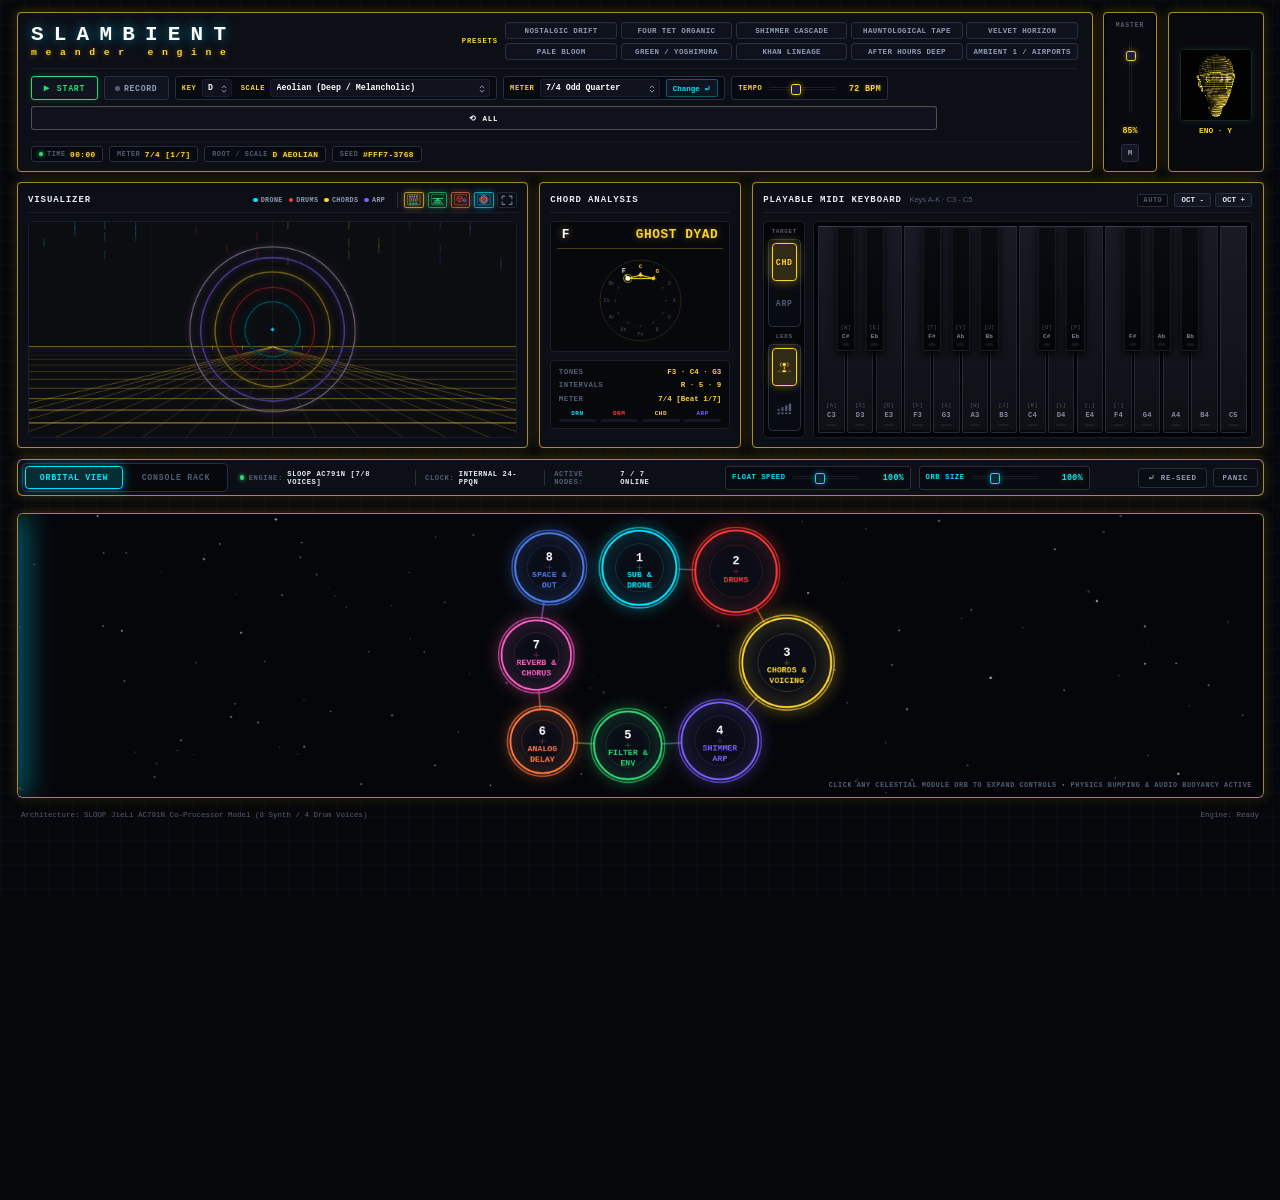
<file: _archive/old_snapshots/slambient_v0.2_index.html>
<!DOCTYPE html>
<html lang="en">
<head>
<meta charset="UTF-8">
<meta name="viewport" content="width=device-width, initial-scale=1.0">
<title>Slambient — Generative Ambient Instrument</title>
<style>
  :root {
    --bg: #07080c;
    --bg-darker: #040507;
    --panel: #0d0f17;
    --panel-header: #121520;
    --border: #1a1e2b;
    --border-light: #282e42;
    --border-bright: #3b4460;

    --text-primary: #e6ebf5;
    --text-secondary: #8e9bb5;
    --text-tertiary: #525c74;

    --color-drone: #00e5ff;
    --color-drum: #ff3838;
    --color-chord: #fed330;
    --color-arp: #7d5fff;
    --color-filter: #2ed573;
    --color-delay: #ff793f;
    --color-reverb: #ff5fc4;
    --color-space: #4b7bec;
    --color-live: #ffffff;

    --accent: #fed330;
    --accent-dim: rgba(254, 211, 48, 0.14);

    --key-chassis: #07080c;
    --key-natural: #161822;
    --key-sharp: #0a0b0f;

    --cursor-default: url("data:image/svg+xml,%3Csvg xmlns='http://www.w3.org/2000/svg' width='24' height='24' viewBox='0 0 24 24' fill='none'%3E%3Ccircle cx='12' cy='12' r='4' stroke='%23000' stroke-width='2' opacity='0.7'/%3E%3Ccircle cx='12' cy='12' r='4' stroke='%2300e5ff' stroke-width='1.2' stroke-dasharray='2 2'/%3E%3Cline x1='12' y1='2' x2='12' y2='7' stroke='%23000' stroke-width='2.5' stroke-linecap='round' opacity='0.7'/%3E%3Cline x1='12' y1='17' x2='12' y2='22' stroke='%23000' stroke-width='2.5' stroke-linecap='round' opacity='0.7'/%3E%3Cline x1='2' y1='12' x2='7' y2='12' stroke='%23000' stroke-width='2.5' stroke-linecap='round' opacity='0.7'/%3E%3Cline x1='17' y1='12' x2='22' y2='12' stroke='%23000' stroke-width='2.5' stroke-linecap='round' opacity='0.7'/%3E%3Cline x1='12' y1='3' x2='12' y2='7' stroke='%2300e5ff' stroke-width='1.4' stroke-linecap='round'/%3E%3Cline x1='12' y1='17' x2='12' y2='21' stroke='%2300e5ff' stroke-width='1.4' stroke-linecap='round'/%3E%3Cline x1='3' y1='12' x2='7' y2='12' stroke='%2300e5ff' stroke-width='1.4' stroke-linecap='round'/%3E%3Cline x1='17' y1='12' x2='21' y2='12' stroke='%2300e5ff' stroke-width='1.4' stroke-linecap='round'/%3E%3Ccircle cx='12' cy='12' r='1.2' fill='%23ffffff'/%3E%3C/svg%3E") 12 12, crosshair;
    --cursor-pointer: url("data:image/svg+xml,%3Csvg xmlns='http://www.w3.org/2000/svg' width='24' height='24' viewBox='0 0 24 24' fill='none'%3E%3Cpath d='M5 8V5h3M16 5h3v3M19 16v3h-3M8 19H5v-3' stroke='%23000' stroke-width='2.5' stroke-linecap='round' opacity='0.7'/%3E%3Cpath d='M5 8V5h3M16 5h3v3M19 16v3h-3M8 19H5v-3' stroke='%23fed330' stroke-width='1.5' stroke-linecap='round'/%3E%3Cline x1='12' y1='8' x2='12' y2='16' stroke='%23000' stroke-width='2.5' stroke-linecap='round' opacity='0.7'/%3E%3Cline x1='8' y1='12' x2='16' y2='12' stroke='%23000' stroke-width='2.5' stroke-linecap='round' opacity='0.7'/%3E%3Cline x1='12' y1='9' x2='12' y2='15' stroke='%23ffffff' stroke-width='1.5' stroke-linecap='round'/%3E%3Cline x1='9' y1='12' x2='15' y2='12' stroke='%23ffffff' stroke-width='1.5' stroke-linecap='round'/%3E%3C/svg%3E") 12 12, pointer;
    --cursor-grab: url("data:image/svg+xml,%3Csvg xmlns='http://www.w3.org/2000/svg' width='24' height='24' viewBox='0 0 24 24' fill='none'%3E%3Ccircle cx='12' cy='12' r='7' stroke='%23000' stroke-width='2.5' opacity='0.7'/%3E%3Ccircle cx='12' cy='12' r='7' stroke='%2300e5ff' stroke-width='1.3' stroke-dasharray='3 2'/%3E%3Ccircle cx='12' cy='12' r='2.2' fill='%23fed330'/%3E%3C/svg%3E") 12 12, grab;
    --cursor-grabbing: url("data:image/svg+xml,%3Csvg xmlns='http://www.w3.org/2000/svg' width='24' height='24' viewBox='0 0 24 24' fill='none'%3E%3Ccircle cx='12' cy='12' r='7' fill='rgba(0,229,255,0.2)' stroke='%2300e5ff' stroke-width='1.8'/%3E%3Ccircle cx='12' cy='12' r='3.2' fill='%23ffffff'/%3E%3C/svg%3E") 12 12, grabbing;
  }

  * {
    box-sizing: border-box;
    margin: 0;
    padding: 0;
    cursor: inherit;
  }

  html {
    zoom: 0.75;
    background-color: var(--bg);
    cursor: var(--cursor-default);
  }

  body {
    background-color: var(--bg);
    background-image:
      linear-gradient(rgba(0, 229, 255, 0.025) 1px, transparent 1px),
      linear-gradient(90deg, rgba(0, 229, 255, 0.025) 1px, transparent 1px);
    background-size: 32px 32px;
    color: var(--text-primary);
    font-family: -apple-system, BlinkMacSystemFont, "Segoe UI", Roboto, "Helvetica Neue", sans-serif;
    min-height: calc(100vh / 0.75);
    height: auto;
    overflow-y: auto;
    padding: 16px 22px;
    display: flex;
    flex-direction: column;
    gap: 14px;
    -webkit-font-smoothing: antialiased;
    cursor: var(--cursor-default);
  }

  button, a, select, input, label,
  .white-key, .black-key, .btn-preset-chip, .btn-view-mode, .btn-oct,
  .vert-mode-btn, .btn-layer-toggle, .btn-main-play, .btn-record,
  .btn-meter-cycle, .eno-standalone-pod, [onclick], .toggle-switch, .master-vol-mute,
  .badge-tag, .btn-mute, .btn-solo, .btn-power, .btn-telemetry-action {
    cursor: var(--cursor-pointer) !important;
  }

  /* Sliders: enforce custom cursor across track and thumb on hover and active drag */
  input[type="range"] {
    cursor: var(--cursor-pointer) !important;
  }
  input[type="range"]::-webkit-slider-runnable-track {
    cursor: var(--cursor-pointer) !important;
  }
  input[type="range"]::-webkit-slider-thumb {
    cursor: var(--cursor-pointer) !important;
  }
  input[type="range"]::-moz-range-thumb {
    cursor: var(--cursor-pointer) !important;
  }
  input[type="range"]:active,
  input[type="range"]:active::-webkit-slider-thumb,
  input[type="range"]:active::-webkit-slider-runnable-track {
    cursor: var(--cursor-grabbing) !important;
  }

  .header-bar-wrapper {
    display: flex;
    align-items: stretch;
    gap: 14px;
    width: 100%;
  }
  header.top-bar {
    display: flex;
    flex-direction: column;
    justify-content: space-between;
    gap: 10px;
    flex: 1;
    min-width: 0;
    background: var(--panel);
    border: 1px solid var(--eno-glow-border, rgba(254, 211, 48, 0.65));
    border-radius: 6px;
    padding: 12px 18px;
    position: relative;
    overflow: hidden;
    box-shadow: 0 4px 16px rgba(0, 0, 0, 0.6), var(--eno-glow-shadow, 0 0 16px rgba(254, 211, 48, 0.25));
    transition: border-color 0.25s ease, box-shadow 0.25s ease;
  }

  .header-main {
    display: flex;
    flex-direction: column;
    justify-content: space-between;
    gap: 10px;
    flex: 1;
    min-width: 0;
  }
  .top-bar-row {
    display: flex;
    align-items: center;
    justify-content: space-between;
    gap: 14px;
    width: 100%;
  }
  .brand-row {
    display: flex;
    align-items: center;
    justify-content: space-between;
    gap: 16px;
    width: 100%;
  }
  .transport-row {
    border-top: 1px solid var(--border);
    padding-top: 10px;
    display: flex;
    align-items: center;
    justify-content: space-between;
    gap: 12px;
    width: 100%;
    flex-wrap: wrap;
  }

  .brand-group {
    display: flex;
    flex-direction: column;
    align-items: flex-start;
    justify-content: center;
    width: 260px;
    gap: 4px;
    min-width: 0;
    flex-shrink: 0;
  }
  .app-title {
    width: 100%;
    display: flex;
    justify-content: space-between;
    font-size: 28px;
    font-weight: 900;
    text-transform: uppercase;
    color: #ffffff;
    font-family: ui-monospace, SFMono-Regular, Menlo, Monaco, Consolas, monospace;
    text-shadow: 0 0 14px rgba(0, 229, 255, 0.5), 0 0 28px rgba(0, 229, 255, 0.25);
    line-height: 1;
  }
  .app-sub {
    width: 100%;
    display: flex;
    justify-content: space-between;
    font-size: 13px;
    font-weight: 800;
    color: var(--accent);
    font-family: ui-monospace, SFMono-Regular, Menlo, Monaco, Consolas, monospace;
    text-shadow: 0 0 8px rgba(254, 211, 48, 0.4);
    line-height: 1;
  }

  .preset-group {
    display: flex;
    align-items: center;
    gap: 10px;
    flex-shrink: 0;
  }
  .preset-label {
    font-size: 9.5px;
    font-weight: 800;
    text-transform: uppercase;
    letter-spacing: 1.2px;
    color: var(--accent);
    font-family: ui-monospace, SFMono-Regular, Menlo, Monaco, Consolas, monospace;
    white-space: nowrap;
    line-height: 1;
  }
  .preset-bar {
    display: grid;
    grid-template-columns: repeat(5, 1fr);
    grid-template-rows: repeat(2, 1fr);
    gap: 5px;
    align-items: center;
  }
  .btn-preset-chip {
    background: #0f121c;
    color: var(--text-secondary);
    border: 1px solid var(--border-light);
    padding: 0 8px;
    height: 23px;
    box-sizing: border-box;
    border-radius: 4px;
    font-size: 9.5px;
    font-weight: 700;
    letter-spacing: 0.5px;
    text-transform: uppercase;
    font-family: ui-monospace, SFMono-Regular, Menlo, Monaco, Consolas, monospace;
    cursor: pointer;
    transition: all 0.12s ease;
    box-shadow: inset 0 1px 0 rgba(255,255,255,0.03);
    white-space: nowrap;
    display: flex;
    align-items: center;
    justify-content: center;
    text-align: center;
    width: 100%;
  }
  .btn-preset-chip:hover {
    color: #ffffff;
    border-color: var(--border-bright);
    background: #171c2b;
    box-shadow: 0 0 8px rgba(0, 229, 255, 0.18);
  }
  .btn-preset-chip.active {
    background: rgba(254, 211, 48, 0.12);
    color: var(--accent);
    border-color: rgba(254, 211, 48, 0.65);
    box-shadow: 0 0 12px rgba(254, 211, 48, 0.25), inset 0 0 8px rgba(254, 211, 48, 0.08);
    font-weight: 800;
  }
  .btn-preset-chip.active:hover {
    background: rgba(254, 211, 48, 0.18);
    color: #ffffff;
    box-shadow: 0 0 16px rgba(254, 211, 48, 0.4);
  }

  .global-transport {
    display: flex;
    align-items: center;
    flex-wrap: wrap;
    gap: 8px;
  }

  .btn-main-play {
    display: inline-flex;
    align-items: center;
    justify-content: center;
    height: 32px;
    box-sizing: border-box;
    gap: 8px;
    background: #101420;
    color: #2ed573;
    border: 1px solid #2ed573;
    padding: 0 15px;
    border-radius: 4px;
    font-size: 11px;
    font-weight: 800;
    letter-spacing: 1px;
    text-transform: uppercase;
    cursor: pointer;
    font-family: ui-monospace, SFMono-Regular, Menlo, Monaco, Consolas, monospace;
    box-shadow: 0 0 8px rgba(46, 213, 115, 0.25), inset 0 1px 0 rgba(255,255,255,0.08);
    transition: all 0.15s ease;
  }
  .btn-main-play:hover {
    background: #161c2c;
    box-shadow: 0 0 14px rgba(46, 213, 115, 0.5);
  }
  .btn-main-play.active {
    background: #2ed573;
    color: #07080c;
    border-color: #2ed573;
    box-shadow: 0 0 18px rgba(46, 213, 115, 0.7);
  }
  .play-icon-wrap {
    display: inline-flex;
    align-items: center;
    justify-content: center;
    width: 10px;
    height: 11px;
    color: currentColor;
    flex-shrink: 0;
  }
  .btn-main-play .icon-play { display: block; }
  .btn-main-play .icon-pause { display: none; }
  .btn-main-play.active .icon-play { display: none; }
  .btn-main-play.active .icon-pause { display: block; }

  .btn-record {
    background: #101420;
    color: var(--text-secondary);
    border: 1px solid var(--border-light);
    height: 32px;
    box-sizing: border-box;
    padding: 0 14px;
    border-radius: 4px;
    font-size: 11px;
    font-weight: 800;
    letter-spacing: 0.8px;
    text-transform: uppercase;
    cursor: pointer;
    display: inline-flex;
    align-items: center;
    justify-content: center;
    gap: 6px;
    font-family: ui-monospace, SFMono-Regular, Menlo, Monaco, Consolas, monospace;
    transition: all 0.15s ease;
  }
  .btn-record:hover { color: #fff; border-color: var(--border-bright); background: #161c2c; }
  .btn-record.recording {
    background: rgba(255, 56, 56, 0.2);
    border-color: var(--color-drum);
    color: var(--color-drum);
    box-shadow: 0 0 10px rgba(255, 56, 56, 0.5);
  }
  .rec-dot {
    width: 6px;
    height: 6px;
    border-radius: 50%;
    background: #525c74;
  }
  .btn-record.recording .rec-dot {
    background: var(--color-drum);
    box-shadow: 0 0 6px var(--color-drum);
    animation: blinkRec 0.8s infinite;
  }
  @keyframes blinkRec { 50% { opacity: 0.3; } }

  .root-scale-ctrl, .time-sig-ctrl, .tempo-ctrl {
    display: inline-flex;
    align-items: center;
    height: 32px;
    box-sizing: border-box;
    background: #080a11;
    border: 1px solid var(--border-light);
    border-radius: 4px;
    padding: 0 8px;
    gap: 7px;
    box-shadow: inset 0 1px 2px rgba(0,0,0,0.6);
    transition: border-color 0.12s ease;
  }
  .root-scale-ctrl:hover, .time-sig-ctrl:hover, .tempo-ctrl:hover {
    border-color: var(--border-bright);
  }
  .tempo-ctrl {
    gap: 8px;
    padding: 0 8px;
  }
  .tempo-ctrl input[type="range"] {
    width: 90px;
    height: 16px;
    background: transparent;
    border: none;
    margin: 0;
    cursor: pointer;
    vertical-align: middle;
  }
  .tempo-ctrl input[type="range"]::-webkit-slider-runnable-track {
    height: 4px;
    background: #050609;
    border: 1px solid var(--border);
    border-radius: 2px;
  }
  .tempo-ctrl input[type="range"]::-webkit-slider-thumb {
    -webkit-appearance: none;
    appearance: none;
    width: 14px;
    height: 14px;
    background: #1c2234;
    border: 1.5px solid var(--accent);
    box-shadow: 0 0 8px rgba(254, 211, 48, 0.4);
    border-radius: 3px;
    margin-top: -5px;
    cursor: pointer;
    transition: all 0.12s ease;
  }
  .tempo-ctrl input[type="range"]::-webkit-slider-thumb:hover {
    background: var(--accent);
    box-shadow: 0 0 12px rgba(254, 211, 48, 0.8);
  }
  .tempo-ctrl input[type="range"]::-moz-range-track {
    height: 4px;
    background: #050609;
    border: 1px solid var(--border);
    border-radius: 2px;
  }
  .tempo-ctrl input[type="range"]::-moz-range-thumb {
    width: 14px;
    height: 14px;
    background: #1c2234;
    border: 1.5px solid var(--accent);
    box-shadow: 0 0 8px rgba(254, 211, 48, 0.4);
    border-radius: 3px;
    cursor: pointer;
  }
  .tempo-ctrl .tempo-val {
    font-size: 11px;
    font-weight: 800;
    color: var(--accent);
    font-family: ui-monospace, SFMono-Regular, Menlo, Monaco, Consolas, monospace;
    min-width: 52px;
    text-align: right;
    letter-spacing: 0.5px;
    text-shadow: 0 0 6px rgba(254, 211, 48, 0.3);
  }
  .root-scale-ctrl .tag, .time-sig-ctrl .tag, .tempo-ctrl .tag {
    font-size: 9.5px;
    font-weight: 800;
    color: var(--accent);
    letter-spacing: 0.8px;
    font-family: ui-monospace, SFMono-Regular, Menlo, Monaco, Consolas, monospace;
    line-height: 1;
    white-space: nowrap;
  }
  .root-scale-ctrl select, .time-sig-ctrl select {
    -webkit-appearance: none;
    -moz-appearance: none;
    appearance: none;
    width: auto;
    height: 24px;
    box-sizing: border-box;
    background-color: #10131e;
    background-image: url("data:image/svg+xml,%3Csvg xmlns='http://www.w3.org/2000/svg' width='8' height='10' viewBox='0 0 8 10' fill='none'%3E%3Cpath d='M1.5 3.5L4 1L6.5 3.5M1.5 6.5L4 9L6.5 6.5' stroke='%238e9bb5' stroke-width='1.2' stroke-linecap='round' stroke-linejoin='round'/%3E%3C/svg%3E");
    background-repeat: no-repeat;
    background-position: right 6px center;
    color: #ffffff;
    border: 1px solid var(--border);
    padding: 0 18px 0 7px;
    font-size: 11px;
    font-weight: 700;
    border-radius: 3px;
    font-family: ui-monospace, SFMono-Regular, Menlo, Monaco, Consolas, monospace;
    outline: none;
    cursor: pointer;
    line-height: 22px;
    transition: border-color 0.12s ease, background-color 0.12s ease, box-shadow 0.12s ease;
  }
  .root-scale-ctrl select:hover, .time-sig-ctrl select:hover {
    border-color: var(--border-bright);
    background-color: #151a28;
    background-image: url("data:image/svg+xml,%3Csvg xmlns='http://www.w3.org/2000/svg' width='8' height='10' viewBox='0 0 8 10' fill='none'%3E%3Cpath d='M1.5 3.5L4 1L6.5 3.5M1.5 6.5L4 9L6.5 6.5' stroke='%23fed330' stroke-width='1.2' stroke-linecap='round' stroke-linejoin='round'/%3E%3C/svg%3E");
  }
  .root-scale-ctrl select:focus, .time-sig-ctrl select:focus {
    border-color: var(--accent);
    box-shadow: 0 0 6px rgba(254, 211, 48, 0.35);
  }
  .btn-meter-cycle {
    background: #101420;
    color: var(--color-drone);
    border: 1px solid rgba(0, 229, 255, 0.35);
    height: 24px;
    box-sizing: border-box;
    padding: 0 8px;
    display: inline-flex;
    align-items: center;
    justify-content: center;
    font-size: 10px;
    font-weight: 700;
    border-radius: 3px;
    cursor: pointer;
    font-family: ui-monospace, SFMono-Regular, Menlo, Monaco, Consolas, monospace;
    transition: all 0.12s ease;
  }
  .btn-meter-cycle:hover {
    background: rgba(0, 229, 255, 0.16);
    border-color: var(--color-drone);
    box-shadow: 0 0 8px rgba(0, 229, 255, 0.4);
  }
  .btn-randomize-all {
    display: inline-flex;
    align-items: center;
    justify-content: center;
    height: 32px;
    box-sizing: border-box;
    padding: 0 14px;
    color: #ffffff;
    border-color: rgba(255, 255, 255, 0.25);
    letter-spacing: 1px;
    font-size: 11px;
    font-weight: 800;
  }
  .btn-randomize-all:hover {
    border-color: rgba(255, 255, 255, 0.65);
    box-shadow: 0 0 10px rgba(255, 255, 255, 0.25);
  }

  .sys-readout {
    display: flex;
    align-items: center;
    gap: 8px;
    flex-wrap: wrap;
    width: 100%;
    padding-top: 6px;
    margin-top: 2px;
    border-top: 1px solid rgba(255, 255, 255, 0.04);
    font-family: ui-monospace, SFMono-Regular, Menlo, Monaco, Consolas, monospace;
    font-size: 10px;
    color: var(--text-tertiary);
  }
  .telemetry-pill {
    display: inline-flex;
    align-items: center;
    gap: 6px;
    background: #080a11;
    border: 1px solid var(--border-light);
    border-radius: 4px;
    padding: 3px 9px;
    box-shadow: inset 0 1px 2px rgba(0, 0, 0, 0.6);
  }
  .telemetry-pill .pill-k {
    font-size: 9px;
    font-weight: 800;
    letter-spacing: 0.8px;
    color: var(--text-tertiary);
    text-transform: uppercase;
  }
  .telemetry-pill .val {
    color: var(--accent);
    font-weight: 700;
    font-size: 10.5px;
    letter-spacing: 0.5px;
    text-shadow: 0 0 6px rgba(254, 211, 48, 0.3);
  }
  .telemetry-pill .dot-live {
    width: 5px;
    height: 5px;
    border-radius: 50%;
    background: #2ed573;
    box-shadow: 0 0 6px #2ed573;
    animation: livePulse 1.6s infinite ease-in-out;
  }
  @keyframes livePulse {
    0%, 100% { opacity: 1; transform: scale(1); }
    50% { opacity: 0.4; transform: scale(0.85); }
  }

  .upper-deck {
    display: grid;
    grid-template-columns: 1.15fr 270px 1.15fr;
    grid-template-areas: "scope chord keys";
    gap: 14px;
  }
  .scope-panel {
    grid-area: scope;
    background: var(--panel);
    border: 1px solid var(--eno-glow-border, var(--border));
    border-radius: 6px;
    padding: 12px 14px;
    display: flex;
    flex-direction: column;
    gap: 10px;
    box-shadow: 0 4px 16px rgba(0, 0, 0, 0.6), var(--eno-glow-shadow, 0 0 16px rgba(254, 211, 48, 0.18));
    transition: border-color 0.25s ease, box-shadow 0.25s ease;
  }
  .scope-panel.is-fullscreen {
    position: fixed;
    top: 0;
    left: 0;
    right: 0;
    bottom: 0;
    width: auto;
    height: auto;
    z-index: 9999;
    border-radius: 0;
    padding: 16px 22px;
    margin: 0;
    background: var(--bg-darker);
  }
  .scope-panel.is-fullscreen .scope-left-viz {
    flex: 1;
    height: auto;
    min-height: 0;
  }
  body.scope-fullscreen-open {
    overflow: hidden;
  }
  .chord-info-panel {
    grid-area: chord;
    background: var(--panel);
    border: 1px solid var(--eno-glow-border, var(--border));
    border-radius: 6px;
    padding: 12px 14px;
    display: flex;
    flex-direction: column;
    gap: 10px;
    box-shadow: 0 4px 16px rgba(0, 0, 0, 0.6), var(--eno-glow-shadow, 0 0 16px rgba(254, 211, 48, 0.18));
    transition: border-color 0.25s ease, box-shadow 0.25s ease;
  }
  .keyboard-panel {
    grid-area: keys;
    background: var(--panel);
    border: 1px solid var(--eno-glow-border, var(--border));
    border-radius: 6px;
    padding: 12px 14px;
    display: flex;
    flex-direction: column;
    gap: 10px;
    box-shadow: 0 4px 16px rgba(0, 0, 0, 0.6), var(--eno-glow-shadow, 0 0 16px rgba(254, 211, 48, 0.18));
    transition: border-color 0.25s ease, box-shadow 0.25s ease;
  }
  @media (max-width: 990px) {
    .upper-deck {
      grid-template-columns: 1fr 1fr;
      grid-template-areas:
        "scope keys"
        "chord chord";
    }
  }
  @media (max-width: 810px) {
    .upper-deck {
      grid-template-columns: 1fr;
      grid-template-areas:
        "scope"
        "chord"
        "keys";
    }
  }

  .panel-header {
    display: flex;
    justify-content: space-between;
    align-items: center;
    margin-bottom: 10px;
    padding-bottom: 6px;
    border-bottom: 1px solid var(--border);
  }
  .upper-deck > * > .panel-header,
  .upper-deck > * > .keyboard-meta {
    height: 28px;
    min-height: 28px;
    margin-bottom: 0;
    padding-bottom: 6px;
    border-bottom: 1px solid var(--border);
    display: flex;
    align-items: center;
    justify-content: space-between;
    box-sizing: border-box;
    gap: 10px;
  }
  .panel-header > span:first-child {
    font-size: 12px;
    font-weight: 800;
    letter-spacing: 1.2px;
    line-height: 1;
    text-transform: uppercase;
    color: var(--text-primary);
    font-family: ui-monospace, SFMono-Regular, Menlo, monospace;
    display: inline-flex;
    align-items: center;
    height: 22px;
    flex-shrink: 0;
    white-space: nowrap;
  }
  .badge-tag {
    font-size: 9.5px;
    font-weight: 800;
    letter-spacing: 0.8px;
    text-transform: uppercase;
    padding: 2px 7px;
    border-radius: 3px;
    border: 1px solid var(--border-light);
    font-family: ui-monospace, SFMono-Regular, Menlo, monospace;
  }

  .scope-layer-toggles {
    display: inline-flex;
    align-items: center;
    gap: 5px;
    margin-left: 8px;
    padding-left: 8px;
    border-left: 1px solid var(--border-light);
    flex-shrink: 0;
  }
  .btn-layer-toggle {
    width: 26px;
    height: 22px;
    display: inline-flex;
    align-items: center;
    justify-content: center;
    background: #0d0f17;
    border: 1px solid var(--border-light);
    border-radius: 3px;
    cursor: pointer;
    padding: 0;
    transition: all 0.14s ease;
    position: relative;
    box-shadow: 0 1px 3px rgba(0,0,0,0.5);
  }
  .btn-layer-toggle:hover {
    border-color: var(--border-bright);
    background: #141824;
  }
  .btn-layer-toggle svg {
    display: block;
    pointer-events: none;
  }
  .btn-layer-toggle.active {
    background: rgba(46, 213, 115, 0.12);
    border-color: rgba(46, 213, 115, 0.6);
    box-shadow: 0 0 8px rgba(46, 213, 115, 0.35);
  }
  .btn-layer-toggle:not(.active) {
    opacity: 0.38;
    filter: grayscale(0.85);
    background: #08090d;
    border-color: rgba(255, 255, 255, 0.08);
  }
  .btn-layer-toggle.layer-rings.active {
    background: rgba(0, 229, 255, 0.12);
    border-color: rgba(0, 229, 255, 0.65);
    box-shadow: 0 0 8px rgba(0, 229, 255, 0.35);
  }
  .btn-layer-toggle.layer-flight.active {
    background: rgba(46, 213, 115, 0.12);
    border-color: rgba(46, 213, 115, 0.65);
    box-shadow: 0 0 8px rgba(46, 213, 115, 0.35);
  }
  .btn-layer-toggle.layer-waterfall.active {
    background: rgba(254, 211, 48, 0.12);
    border-color: rgba(254, 211, 48, 0.65);
    box-shadow: 0 0 8px rgba(254, 211, 48, 0.35);
  }
  .btn-layer-toggle.layer-roadside.active {
    background: rgba(255, 121, 63, 0.12);
    border-color: rgba(255, 121, 63, 0.65);
    box-shadow: 0 0 8px rgba(255, 121, 63, 0.35);
  }
  .btn-layer-toggle.layer-fullscreen {
    opacity: 0.78;
    filter: none;
    color: var(--text-secondary);
    border-color: var(--border-light);
    background: #0d0f17;
  }
  .btn-layer-toggle.layer-fullscreen:hover {
    opacity: 1;
    color: #ffffff;
    border-color: var(--border-bright);
    background: #141824;
  }
  .btn-layer-toggle.layer-fullscreen.active {
    opacity: 1;
    filter: none;
    color: var(--color-drone);
    background: rgba(0, 229, 255, 0.14);
    border-color: rgba(0, 229, 255, 0.7);
    box-shadow: 0 0 8px rgba(0, 229, 255, 0.4);
  }

  /* The randomize (⟲) icon button is unified in size/shape with the
     mute/solo/power/close icon buttons below -- same 24x24 square, same
     4px radius -- just with a larger glyph since ⟲ reads small otherwise. */
  button.badge-tag {
    width: 24px;
    height: 24px;
    display: flex;
    align-items: center;
    justify-content: center;
    cursor: pointer;
    background: #0d0f17;
    font-size: 18px;
    line-height: 1;
    padding: 0;
    border-radius: 4px;
    transition: box-shadow 0.12s ease, border-color 0.12s ease, transform 0.08s ease;
  }
  button.badge-tag:hover { box-shadow: 0 0 8px currentColor; }
  button.badge-tag:active { transform: scale(0.94); }

  .panel-header-actions {
    display: flex;
    align-items: center;
    gap: 6px;
  }
  .btn-mute, .btn-solo {
    width: 24px;
    height: 24px;
    display: flex;
    align-items: center;
    justify-content: center;
    font-size: 10px;
    font-weight: 800;
    border-radius: 4px;
    border: 1px solid var(--border-light);
    background: #0d0f17;
    color: var(--text-tertiary);
    cursor: pointer;
    font-family: ui-monospace, SFMono-Regular, Menlo, monospace;
    transition: all 0.12s ease;
  }
  .btn-mute:hover, .btn-solo:hover, .btn-power:hover { border-color: var(--border-bright); color: #fff; }
  .btn-power {
    width: 24px;
    height: 24px;
    display: flex;
    align-items: center;
    justify-content: center;
    font-size: 8px;
    font-weight: 800;
    letter-spacing: 0.5px;
    border-radius: 4px;
    border: 1px solid var(--border-light);
    background: #0d0f17;
    color: var(--text-tertiary);
    cursor: pointer;
    font-family: ui-monospace, SFMono-Regular, Menlo, monospace;
    transition: all 0.12s ease;
  }
  .btn-power.active {
    background: rgba(0, 229, 255, 0.18);
    border-color: var(--color-drone);
    color: var(--color-drone);
    box-shadow: 0 0 7px rgba(0, 229, 255, 0.45);
  }
  .btn-power:not(.active) {
    background: rgba(255, 255, 255, 0.03);
    border-color: rgba(255, 255, 255, 0.08);
    color: #4b5563;
  }
  .btn-mute.active {
    background: rgba(255, 56, 56, 0.18);
    border-color: var(--color-drum);
    color: var(--color-drum);
    box-shadow: 0 0 6px rgba(255, 56, 56, 0.4);
  }
  .btn-solo.active {
    background: rgba(254, 211, 48, 0.18);
    border-color: var(--accent);
    color: var(--accent);
    box-shadow: 0 0 6px rgba(254, 211, 48, 0.4);
  }

  .scope-legend {
    display: flex;
    align-items: center;
    gap: 8px;
    flex-wrap: nowrap;
    min-width: 0;
  }
  .legend-item {
    display: flex;
    align-items: center;
    gap: 4px;
    font-size: 9px;
    font-weight: 800;
    letter-spacing: 0.5px;
    color: var(--text-secondary);
    font-family: ui-monospace, SFMono-Regular, Menlo, monospace;
    white-space: nowrap;
    flex-shrink: 0;
  }
  .legend-dot {
    width: 6px;
    height: 6px;
    border-radius: 50%;
    flex-shrink: 0;
  }

  .scope-left-viz {
    height: 290px;
    min-height: 290px;
    position: relative;
    width: 100%;
    background: #050608;
    border: 1px solid var(--border);
    border-radius: 6px;
    overflow: hidden;
    box-shadow: inset 0 0 20px rgba(0,0,0,0.9);
  }
  .scope-left-viz canvas {
    width: 100%;
    height: 100%;
    display: block;
    image-rendering: -webkit-optimize-contrast;
  }

  .chord-wheel-card {
    display: flex;
    flex-direction: column;
    align-items: center;
    background: #07080c;
    border: 1px solid var(--border);
    border-radius: 5px;
    padding: 8px 8px 6px 8px;
    position: relative;
    gap: 6px;
  }
  .chord-wheel-header {
    display: flex;
    align-items: baseline;
    justify-content: space-between;
    width: 100%;
    padding: 2px 6px 8px 6px;
    border-bottom: 1px solid rgba(254, 211, 48, 0.25);
  }
  .chord-wheel-root {
    font-size: 17px;
    font-weight: 800;
    color: #ffffff;
    letter-spacing: 0.5px;
    font-family: ui-monospace, SFMono-Regular, Menlo, monospace;
    line-height: 1;
    text-shadow: 0 0 12px rgba(254, 211, 48, 0.6);
  }
  .chord-wheel-voicing {
    font-size: 17px;
    font-weight: 800;
    color: var(--color-chord);
    letter-spacing: 0.8px;
    text-transform: uppercase;
    font-family: ui-monospace, SFMono-Regular, Menlo, monospace;
    line-height: 1;
    text-shadow: 0 0 10px rgba(254, 211, 48, 0.4);
  }
  #chordWheelCanvas {
    width: 124px;
    height: 124px;
    display: block;
    image-rendering: -webkit-optimize-contrast;
  }

  .chord-meta-block {
    display: flex;
    flex-direction: column;
    gap: 5px;
    background: #07080c;
    border: 1px solid var(--border);
    border-radius: 5px;
    padding: 8px 10px;
  }
  .telem-row {
    display: flex;
    justify-content: space-between;
    align-items: flex-start;
    font-size: 10px;
    gap: 8px;
    line-height: 1.35;
  }
  .telem-k {
    color: var(--text-tertiary);
    font-weight: 800;
    letter-spacing: 0.6px;
    white-space: nowrap;
    flex-shrink: 0;
    font-family: ui-monospace, SFMono-Regular, Menlo, monospace;
  }
  .telem-v {
    font-family: ui-monospace, SFMono-Regular, Menlo, monospace;
    font-size: 10px;
    color: var(--color-chord);
    font-weight: 700;
    white-space: normal;
    text-align: right;
    min-width: 0;
    flex: 1 1 auto;
  }

  .activity-meter-row {
    display: flex;
    gap: 6px;
    margin-top: 3px;
  }
  .act-track-wrap {
    flex: 1;
    display: flex;
    flex-direction: column;
    gap: 2px;
    align-items: center;
  }
  .act-tag {
    font-size: 8px;
    font-weight: 800;
    letter-spacing: 0.6px;
    font-family: ui-monospace, SFMono-Regular, Menlo, monospace;
  }
  .act-bar-bg {
    width: 100%;
    height: 4px;
    background: #141722;
    border-radius: 2px;
    overflow: hidden;
  }
  .act-bar-fill {
    height: 100%;
    width: 0%;
    border-radius: 2px;
    transition: width 0.05s ease-out;
  }

  .keyboard-meta {
    display: flex;
    justify-content: space-between;
    align-items: center;
    gap: 12px;
    padding-bottom: 6px;
    border-bottom: 1px solid var(--border);
  }
  /* Title keeps its own width; the hint truncates instead of wrapping onto
     a second/third line if the panel ever gets narrower than both can fit
     on one row (the AUTO/OCT controls never shrink, so they're not the
     variable here). */
  .keyboard-panel-header {
    margin: 0;
    padding: 0;
    border-bottom: none;
    display: flex;
    align-items: center;
    justify-content: flex-start;
    gap: 10px;
    min-width: 0;
    flex: 1 1 auto;
    height: 22px;
  }
  .keyboard-panel-header > span:first-child {
    flex-shrink: 0;
    white-space: nowrap;
  }
  .keyboard-hint {
    font-size: 10px;
    line-height: 1;
    color: var(--text-tertiary);
    font-weight: 500;
    min-width: 0;
    white-space: nowrap;
    overflow: hidden;
    text-overflow: ellipsis;
  }
  .keyboard-meta-controls {
    display: flex;
    align-items: center;
    gap: 8px;
    flex-shrink: 0;
  }
  .oct-controls {
    display: flex;
    align-items: center;
    gap: 6px;
  }
  .btn-oct {
    background: #141722;
    color: var(--text-primary);
    border: 1px solid var(--border-light);
    padding: 3px 8px;
    font-size: 10px;
    font-weight: 800;
    border-radius: 3px;
    cursor: pointer;
    font-family: ui-monospace, SFMono-Regular, Menlo, monospace;
  }
  .btn-oct:hover { border-color: var(--border-bright); color: #fff; }

  .piano-keys-wrapper {
    touch-action: manipulation;
    position: relative;
    width: 100%;
    flex: 1;
    min-height: 140px;
    user-select: none;
    display: flex;
    background: #06070a;
    padding: 6px;
    border-radius: 5px;
    border: 1px solid var(--border);
    box-shadow: inset 0 2px 10px rgba(0,0,0,0.9);
  }

  .white-keys-layer {
    width: 100%;
    height: 100%;
    display: flex;
    gap: 3px;
  }
  .white-key {
    flex: 1;
    height: 100%;
    background: linear-gradient(180deg, #181a24 0%, #0f1016 100%);
    border: 1px solid #242938;
    border-top: 2px solid #3b4258;
    border-radius: 0 0 3px 3px;
    cursor: pointer;
    position: relative;
    display: flex;
    flex-direction: column;
    justify-content: flex-end;
    align-items: center;
    padding-bottom: 8px;
    box-shadow: inset 0 -3px 0 #08090d, 0 3px 6px rgba(0,0,0,0.5);
    transition: background 0.06s ease, border-color 0.06s ease, box-shadow 0.06s ease;
  }
  .white-key:hover {
    background: linear-gradient(180deg, #222634 0%, #151822 100%);
    border-color: #3b435a;
  }

  .black-keys-layer {
    position: absolute;
    top: 6px; left: 6px; right: 6px; height: 58%;
    pointer-events: none;
  }
  .black-key {
    position: absolute;
    width: 4.5%;
    height: 100%;
    transform: translateX(-50%);
    background: linear-gradient(180deg, #0b0c10 0%, #040507 100%);
    border: 1px solid #1a1c26;
    border-top: 2px solid #2d3246;
    border-radius: 0 0 3px 3px;
    cursor: pointer;
    pointer-events: auto;
    box-shadow: 0 4px 10px rgba(0,0,0,0.95), inset 0 1px 0 rgba(255,255,255,0.08);
    display: flex;
    flex-direction: column;
    justify-content: flex-end;
    align-items: center;
    padding-bottom: 6px;
    transition: background 0.06s ease, border-color 0.06s ease, box-shadow 0.06s ease;
  }
  .black-key:hover {
    background: linear-gradient(180deg, #141720 0%, #090b0e 100%);
    border-color: #32384c;
  }

  .white-key.active-chord, .black-key.active-chord {
    background: linear-gradient(180deg, rgba(254, 211, 48, 0.25) 0%, rgba(254, 211, 48, 0.85) 100%) !important;
    border-color: #fed330 !important;
    box-shadow: 0 0 16px rgba(254, 211, 48, 0.7), inset 0 0 8px #fed330 !important;
  }
  .white-key.active-arp, .black-key.active-arp {
    background: linear-gradient(180deg, rgba(125, 95, 255, 0.25) 0%, rgba(125, 95, 255, 0.85) 100%) !important;
    border-color: #7d5fff !important;
    box-shadow: 0 0 16px rgba(125, 95, 255, 0.7), inset 0 0 8px #7d5fff !important;
  }
  .white-key.active-live, .black-key.active-live,
  .white-key:active, .black-key:active {
    background: linear-gradient(180deg, rgba(0, 229, 255, 0.4) 0%, #00e5ff 100%) !important;
    border-color: #00e5ff !important;
    box-shadow: 0 0 20px rgba(0, 229, 255, 0.9), inset 0 0 10px #ffffff !important;
  }

  /* Reserve the bottom LED indicator bar on ALL keys so note labels and
     LED bars sit anchored together on one consistent horizontal baseline. */
  .white-key::after {
    content: "";
    width: 14px;
    height: 3px;
    border-radius: 2px;
    background: rgba(255, 255, 255, 0.06);
    margin-top: 5px;
    flex-shrink: 0;
  }
  .black-key::after {
    content: "";
    width: 10px;
    height: 3px;
    border-radius: 2px;
    background: rgba(255, 255, 255, 0.07);
    margin-top: 4px;
    flex-shrink: 0;
  }
  .white-key.in-scale::after,
  .black-key.in-scale::after {
    background: #fed330;
    box-shadow: 0 0 5px rgba(254, 211, 48, 0.75);
  }
  .white-key.active-chord::after, .black-key.active-chord::after,
  .white-key.active-arp::after, .black-key.active-arp::after,
  .white-key.active-live::after, .black-key.active-live::after {
    background: rgba(7, 8, 12, 0.65);
    box-shadow: 0 0 4px rgba(255, 255, 255, 0.45);
  }

  .key-label {
    font-family: ui-monospace, SFMono-Regular, Menlo, monospace;
    font-size: 9.5px;
    font-weight: 700;
    color: #838a9e;
    letter-spacing: 0.2px;
    pointer-events: none;
    line-height: 1;
    height: 11px;
    display: flex;
    align-items: center;
    justify-content: center;
  }
  .black-key-label {
    font-family: ui-monospace, SFMono-Regular, Menlo, monospace;
    font-size: 8px;
    font-weight: 700;
    color: #7a8296;
    letter-spacing: 0.2px;
    pointer-events: none;
    line-height: 1;
    height: 10px;
    display: flex;
    align-items: center;
    justify-content: center;
  }
  .key-shortcut {
    font-family: ui-monospace, SFMono-Regular, Menlo, monospace;
    font-size: 7.5px;
    color: #4e5366;
    letter-spacing: 0.2px;
    margin-bottom: 3px;
    line-height: 1;
    height: 9px;
    display: flex;
    align-items: center;
    justify-content: center;
    pointer-events: none;
  }
  .black-key .key-shortcut {
    color: #454b5f;
    margin-bottom: 2px;
  }
  .active-chord .key-label, .active-chord .black-key-label,
  .active-arp .key-label, .active-arp .black-key-label {
    color: #07080c !important;
    font-weight: 800;
  }
  .active-live .key-label, .active-live .black-key-label {
    color: #000000 !important;
    font-weight: 800;
  }
  .active-chord .key-shortcut,
  .active-arp .key-shortcut,
  .active-live .key-shortcut {
    color: rgba(7, 8, 12, 0.72) !important;
    font-weight: 700;
  }

  .orbital-deck-header {
    display: flex;
    justify-content: space-between;
    align-items: center;
    gap: 16px;
    margin-bottom: 8px;
    padding: 4px 6px;
    background: var(--panel);
    border: 1px solid var(--eno-glow-border, var(--border));
    border-radius: 8px;
    box-shadow: 0 2px 10px rgba(0, 0, 0, 0.5), var(--eno-glow-shadow, 0 0 12px rgba(254, 211, 48, 0.12));
    transition: border-color 0.25s ease, box-shadow 0.25s ease;
  }
  .view-switcher-group {
    display: flex;
    align-items: center;
    gap: 6px;
    background: #07080d;
    border: 1px solid var(--border-light);
    border-radius: 6px;
    padding: 3px;
    flex-shrink: 0;
  }
  .btn-view-mode {
    font-size: 11px;
    font-weight: 800;
    letter-spacing: 1px;
    text-transform: uppercase;
    padding: 8px 18px;
    border-radius: 5px;
    border: 1px solid transparent;
    background: transparent;
    color: var(--text-tertiary);
    cursor: pointer;
    font-family: ui-monospace, SFMono-Regular, Menlo, monospace;
    transition: all 0.15s ease;
  }
  .btn-view-mode:hover { color: #ffffff; }
  #btnViewOrbital.active {
    background: rgba(0, 229, 255, 0.16);
    border-color: #00e5ff;
    color: #00e5ff;
    box-shadow: 0 0 14px rgba(0, 229, 255, 0.45);
  }
  #btnViewConsole.active {
    background: rgba(254, 211, 48, 0.16);
    border-color: var(--accent);
    color: var(--accent);
    box-shadow: 0 0 14px rgba(254, 211, 48, 0.45);
  }

  .orbital-bar-center {
    display: flex;
    align-items: center;
    gap: 14px;
    flex: 1;
    min-width: 0;
    justify-content: center;
  }
  .telemetry-chip {
    display: flex;
    align-items: center;
    gap: 6px;
    font-size: 9.5px;
    font-weight: 800;
    letter-spacing: 0.8px;
    font-family: ui-monospace, SFMono-Regular, Menlo, monospace;
    color: var(--text-tertiary);
    text-transform: uppercase;
  }
  .telemetry-chip .val {
    color: var(--text-primary);
    font-weight: 700;
  }
  .telemetry-chip .dot-live {
    width: 6px;
    height: 6px;
    border-radius: 50%;
    background: #2ed573;
    box-shadow: 0 0 6px #2ed573;
  }
  .orbital-bar-actions {
    display: flex;
    align-items: center;
    gap: 8px;
    flex-shrink: 0;
  }
  /* Float Speed / Orb Size sliders -- only shown during orbital view (see
     setModuleView()), filling the same middle slot as the telemetry chips
     above. Reuses the header's .tempo-ctrl shape, retinted to the orbital
     view's own cyan accent instead of the global yellow one. */
  .orbital-float-controls {
    display: none;
    align-items: center;
    gap: 10px;
    flex: 1;
    min-width: 0;
    justify-content: center;
  }
  .orbital-slider-ctrl input[type="range"]::-webkit-slider-thumb {
    border-color: #00e5ff;
    box-shadow: 0 0 8px rgba(0, 229, 255, 0.4);
  }
  .orbital-slider-ctrl input[type="range"]::-webkit-slider-thumb:hover {
    background: #00e5ff;
    box-shadow: 0 0 12px rgba(0, 229, 255, 0.8);
  }
  .orbital-slider-ctrl .tag, .orbital-slider-ctrl .tempo-val {
    color: #00e5ff;
    white-space: nowrap;
  }
  @media (max-width: 700px) {
    .orbital-float-controls { gap: 6px; }
    .orbital-float-controls .orbital-slider-ctrl { padding: 0 6px; gap: 5px; }
    /* Extra-scoped selector so this beats the pre-existing, equally-specific
       ".tempo-ctrl input[type=range] { width: 70px; }" under the page's own
       max-width:900px rule later in the file -- same specificity, so without
       this it would lose on source order alone despite the narrower (and
       therefore more applicable) breakpoint here. */
    .orbital-float-controls .orbital-slider-ctrl input[type="range"] { width: 44px; }
  }
  .btn-telemetry-action {
    background: #0b0d14;
    border: 1px solid var(--border-light);
    border-radius: 4px;
    color: var(--text-secondary);
    font-family: ui-monospace, SFMono-Regular, Menlo, monospace;
    font-size: 10px;
    font-weight: 700;
    letter-spacing: 0.8px;
    text-transform: uppercase;
    padding: 6px 12px;
    cursor: pointer;
    transition: all 0.15s ease;
  }
  .btn-telemetry-action:hover {
    color: #ffffff;
    border-color: var(--border-bright);
    background: #141724;
  }

  .orbital-arena-wrapper {
    position: relative;
    width: 100%;
    height: 380px;
    min-height: 380px;
    background: #05060a;
    border: 1px solid var(--eno-glow-border, var(--border));
    border-radius: 8px;
    overflow: hidden;
    box-shadow: inset 0 0 28px rgba(0,0,0,0.9), 0 4px 16px rgba(0, 0, 0, 0.6), var(--eno-glow-shadow, 0 0 16px rgba(254, 211, 48, 0.18));
    transition: border-color 0.25s ease, box-shadow 0.25s ease;
  }
  .orbital-arena-wrapper canvas#orbitalCanvas {
    position: absolute;
    top: 0;
    left: 0;
    width: 100%;
    height: 100%;
    display: block;
    cursor: var(--cursor-default);
    z-index: 1;
  }
  .orbital-arena-wrapper canvas#orbitalCanvas.orb-hover {
    cursor: var(--cursor-grab) !important;
  }
  .orbital-arena-wrapper canvas#orbitalCanvas.orb-dragging {
    cursor: var(--cursor-grabbing) !important;
  }
  .orbital-hint {
    position: absolute;
    bottom: 10px;
    right: 14px;
    font-size: 9px;
    font-weight: 700;
    letter-spacing: 0.8px;
    color: var(--text-tertiary);
    font-family: ui-monospace, SFMono-Regular, Menlo, monospace;
    pointer-events: none;
    z-index: 2;
    text-transform: uppercase;
    text-align: right;
    opacity: 1;
    transition: opacity 0.2s ease;
  }
  .orbital-hint.hidden-by-panel {
    opacity: 0;
  }

  .orbital-side-panel {
    position: absolute;
    top: 0;
    left: 0;
    bottom: 0;
    width: 620px;
    max-width: 85%;
    background: linear-gradient(145deg, rgba(var(--modal-accent-rgb, 0, 229, 255), 0.08) 0%, rgba(9, 12, 20, 0.98) 42%, #070910 100%);
    border-right: 2px solid var(--modal-accent-color, #00e5ff);
    box-shadow: 14px 0 36px var(--modal-accent-glow, rgba(0, 229, 255, 0.35)), inset -1px 0 0 rgba(var(--modal-accent-rgb, 0, 229, 255), 0.25), inset 0 0 20px rgba(0,0,0,0.8);
    padding: 16px 18px;
    overflow-y: auto;
    z-index: 5;
    transform: translateX(-100%);
    transition: transform 0.26s cubic-bezier(0.18, 0.89, 0.32, 1.1);
    pointer-events: none;
  }
  /* Below ~900px the arena itself is too narrow for 85% to leave any real
     room for the remaining orbs -- the leftover sliver can't fit even one
     orb's diameter, which read as overlapping/cut-off orb labels peeking
     out from behind the panel. Let the panel take over the view almost
     entirely instead of pretending there's still a usable constellation
     visible beside it. */
  @media (max-width: 900px) {
    .orbital-side-panel {
      max-width: 94%;
    }
  }
  .orbital-side-panel.active {
    transform: translateX(0);
    pointer-events: auto;
  }
  .orbital-modal-header {
    display: flex;
    justify-content: space-between;
    align-items: center;
    border-bottom: 1px solid rgba(var(--modal-accent-rgb, 0, 229, 255), 0.3);
    padding-bottom: 10px;
    margin-bottom: 14px;
  }
  .orbital-modal-title {
    font-size: 13px;
    font-weight: 800;
    letter-spacing: 1.5px;
    text-transform: uppercase;
    color: var(--modal-accent-color, #ffffff);
    font-family: ui-monospace, SFMono-Regular, Menlo, monospace;
    display: flex;
    align-items: center;
    gap: 8px;
    text-shadow: 0 0 12px var(--modal-accent-glow, rgba(0, 229, 255, 0.4));
  }
  .orbital-modal-header-right {
    display: flex;
    align-items: center;
    gap: 10px;
  }
  /* Holds the expanded module's own mute/solo/power/randomize icons,
     borrowed up from its (now headless) strip -- see expandModuleOrb(). */
  .orbital-modal-actions-slot:empty {
    display: none;
  }
  .orbital-modal-close {
    width: 24px;
    height: 24px;
    display: flex;
    align-items: center;
    justify-content: center;
    border-radius: 4px;
    background: rgba(var(--modal-accent-rgb, 0, 229, 255), 0.08);
    border: 1px solid rgba(var(--modal-accent-rgb, 0, 229, 255), 0.35);
    color: var(--modal-accent-color, var(--text-secondary));
    font-size: 12px;
    cursor: pointer;
    font-family: ui-monospace, SFMono-Regular, Menlo, monospace;
    transition: all 0.15s ease;
  }
  .orbital-modal-close:hover {
    color: #ffffff;
    border-color: var(--modal-accent-color, #00e5ff);
    background: rgba(var(--modal-accent-rgb, 0, 229, 255), 0.25);
    box-shadow: 0 0 10px var(--modal-accent-glow, rgba(0, 229, 255, 0.5));
  }
  .orbital-modal-body {
    display: flex;
    flex-direction: column;
    gap: 12px;
  }

  /* Scoped styling for strip channel when inside the orbital side view widget */
  .orbital-side-panel .strip-channel {
    background: rgba(13, 16, 26, 0.90);
    border: 1px solid rgba(var(--modal-accent-rgb, 0, 229, 255), 0.38) !important;
    border-top: 2px solid var(--modal-accent-color, #00e5ff) !important;
    border-radius: 6px;
    box-shadow: 0 4px 20px rgba(0, 0, 0, 0.6), 0 0 16px rgba(var(--modal-accent-rgb, 0, 229, 255), 0.16) !important;
  }
  /* The orbital modal header already shows this module's title and (once
     borrowed up by expandModuleOrb) its mute/solo/power/randomize icons --
     the strip's own header row would just be dead space here, so drop it
     entirely rather than leaving an empty divider bar up top. */
  .orbital-side-panel .strip-channel .panel-header {
    display: none;
  }
  .orbital-side-panel .strip-channel input[type="range"]::-webkit-slider-thumb {
    border: 1.5px solid var(--modal-accent-color, var(--accent)) !important;
    box-shadow: 0 0 8px rgba(var(--modal-accent-rgb, 0, 229, 255), 0.45);
  }
  .orbital-side-panel .strip-channel input[type="range"]::-webkit-slider-thumb:hover {
    background: var(--modal-accent-color, var(--accent)) !important;
    box-shadow: 0 0 12px rgba(var(--modal-accent-rgb, 0, 229, 255), 0.85);
  }
  .orbital-side-panel .strip-channel .control-val {
    color: var(--modal-accent-color, var(--accent)) !important;
    text-shadow: 0 0 8px rgba(var(--modal-accent-rgb, 0, 229, 255), 0.35);
  }
  .orbital-side-panel .strip-channel select {
    border-color: rgba(var(--modal-accent-rgb, 0, 229, 255), 0.35);
  }
  .orbital-side-panel .strip-channel select:focus {
    border-color: var(--modal-accent-color, var(--accent));
    box-shadow: 0 0 8px rgba(var(--modal-accent-rgb, 0, 229, 255), 0.4);
  }
  /* The randomize button is borrowed up into the modal header now (see
     expandModuleOrb()), not left inside .strip-channel -- scope this to
     where it actually lives so the dynamic accent-colored hover glow
     still applies. */
  .orbital-modal-header-right button.badge-tag:hover {
    box-shadow: 0 0 8px rgba(var(--modal-accent-rgb, 0, 229, 255), 0.6) !important;
    background: rgba(var(--modal-accent-rgb, 0, 229, 255), 0.12);
  }
  .orbital-side-panel .strip-channel .btn-solo.active {
    background: rgba(var(--modal-accent-rgb, 0, 229, 255), 0.22);
    border-color: var(--modal-accent-color, var(--accent));
    color: var(--modal-accent-color, var(--accent));
    box-shadow: 0 0 8px rgba(var(--modal-accent-rgb, 0, 229, 255), 0.5);
  }
  .orbital-side-panel .strip-channel .toggle-switch input:checked + .toggle-track {
    background: rgba(var(--modal-accent-rgb, 0, 229, 255), 0.3);
    border-color: var(--modal-accent-color, var(--accent));
    box-shadow: 0 0 8px rgba(var(--modal-accent-rgb, 0, 229, 255), 0.45);
  }
  .orbital-side-panel .strip-channel .toggle-switch input:checked + .toggle-track::before {
    background: var(--modal-accent-color, var(--accent));
    box-shadow: 0 0 6px var(--modal-accent-color, var(--accent));
  }

  .lower-deck.view-grid-hidden,
  .master-chain-deck.view-grid-hidden {
    display: none !important;
  }
  .lower-deck {
    display: grid;
    grid-template-columns: repeat(4, 1fr);
    gap: 14px;
  }
  @media (max-width: 1024px) {
    .lower-deck { grid-template-columns: repeat(2, 1fr); }
  }
  @media (max-width: 640px) {
    .lower-deck { grid-template-columns: 1fr; }
  }

  .strip-channel {
    background: var(--panel);
    border: 1px solid var(--border-light);
    border-radius: 6px;
    padding: 12px 14px;
    display: flex;
    flex-direction: column;
    gap: 10px;
    box-shadow: 0 4px 16px rgba(0, 0, 0, 0.6);
    transition: border-color 0.25s ease, box-shadow 0.25s ease;
    position: relative;
  }
  .strip-channel.drone-ch  {
    border-top: 3px solid var(--color-drone);
    border-color: rgba(0, 229, 255, 0.38);
    box-shadow: 0 4px 16px rgba(0, 0, 0, 0.6), 0 0 16px rgba(0, 229, 255, 0.16);
  }
  .strip-channel.drum-ch   {
    border-top: 3px solid var(--color-drum);
    border-color: rgba(255, 56, 56, 0.38);
    box-shadow: 0 4px 16px rgba(0, 0, 0, 0.6), 0 0 16px rgba(255, 56, 56, 0.16);
  }
  .strip-channel.chord-ch  {
    border-top: 3px solid var(--color-chord);
    border-color: rgba(254, 211, 48, 0.38);
    box-shadow: 0 4px 16px rgba(0, 0, 0, 0.6), 0 0 16px rgba(254, 211, 48, 0.16);
  }
  .strip-channel.arp-ch    {
    border-top: 3px solid var(--color-arp);
    border-color: rgba(125, 95, 255, 0.38);
    box-shadow: 0 4px 16px rgba(0, 0, 0, 0.6), 0 0 16px rgba(125, 95, 255, 0.16);
  }
  .strip-channel.filter-ch {
    border-top: 3px solid var(--color-filter);
    border-color: rgba(46, 213, 115, 0.38);
    box-shadow: 0 4px 16px rgba(0, 0, 0, 0.6), 0 0 16px rgba(46, 213, 115, 0.16);
  }
  .strip-channel.delay-ch  {
    border-top: 3px solid var(--color-delay);
    border-color: rgba(255, 121, 63, 0.38);
    box-shadow: 0 4px 16px rgba(0, 0, 0, 0.6), 0 0 16px rgba(255, 121, 63, 0.16);
  }
  .strip-channel.reverb-ch {
    border-top: 3px solid var(--color-reverb);
    border-color: rgba(255, 95, 196, 0.38);
    box-shadow: 0 4px 16px rgba(0, 0, 0, 0.6), 0 0 16px rgba(255, 95, 196, 0.16);
  }
  .strip-channel.space-ch  {
    border-top: 3px solid var(--color-space);
    border-color: rgba(75, 123, 236, 0.38);
    box-shadow: 0 4px 16px rgba(0, 0, 0, 0.6), 0 0 16px rgba(75, 123, 236, 0.16);
  }

  /* Console rack cards now carry the same border/glow intensity the
     orbital side panel uses for its (single, focused) expanded card --
     unifies the two views' module chrome using the side panel as the
     reference look. */
  .strip-channel.drone-ch  .panel-header { border-bottom-color: rgba(0, 229, 255, 0.25); }
  .strip-channel.drum-ch   .panel-header { border-bottom-color: rgba(255, 56, 56, 0.25); }
  .strip-channel.chord-ch  .panel-header { border-bottom-color: rgba(254, 211, 48, 0.25); }
  .strip-channel.arp-ch    .panel-header { border-bottom-color: rgba(125, 95, 255, 0.25); }
  .strip-channel.filter-ch .panel-header { border-bottom-color: rgba(46, 213, 115, 0.25); }
  .strip-channel.delay-ch  .panel-header { border-bottom-color: rgba(255, 121, 63, 0.25); }
  .strip-channel.reverb-ch .panel-header { border-bottom-color: rgba(255, 95, 196, 0.25); }
  .strip-channel.space-ch  .panel-header { border-bottom-color: rgba(75, 123, 236, 0.25); }

  /* Console rack module titles now carry the same colored-glow treatment
     the orbital side panel already used (via --modal-accent-*) -- same
     look, just driven by each module's own fixed accent color instead of
     a JS-set custom property, so it's consistent everywhere a module's
     own card renders its own title. */
  .strip-channel.drone-ch  .panel-header > span:first-child { color: var(--color-drone);  text-shadow: 0 0 8px rgba(0, 229, 255, 0.35); }
  .strip-channel.drum-ch   .panel-header > span:first-child { color: var(--color-drum);   text-shadow: 0 0 8px rgba(255, 56, 56, 0.35); }
  .strip-channel.chord-ch  .panel-header > span:first-child { color: var(--color-chord);  text-shadow: 0 0 8px rgba(254, 211, 48, 0.35); }
  .strip-channel.arp-ch    .panel-header > span:first-child { color: var(--color-arp);    text-shadow: 0 0 8px rgba(125, 95, 255, 0.35); }
  .strip-channel.filter-ch .panel-header > span:first-child { color: var(--color-filter); text-shadow: 0 0 8px rgba(46, 213, 115, 0.35); }
  .strip-channel.delay-ch  .panel-header > span:first-child { color: var(--color-delay);  text-shadow: 0 0 8px rgba(255, 121, 63, 0.35); }
  .strip-channel.reverb-ch .panel-header > span:first-child { color: var(--color-reverb); text-shadow: 0 0 8px rgba(255, 95, 196, 0.35); }
  .strip-channel.space-ch  .panel-header > span:first-child { color: var(--color-space);  text-shadow: 0 0 8px rgba(75, 123, 236, 0.35); }

  .control-row {
    display: flex;
    flex-direction: column;
    gap: 4px;
  }
  .control-label {
    display: flex;
    justify-content: space-between;
    font-size: 11px;
    color: var(--text-secondary);
    font-weight: 600;
    letter-spacing: 0.3px;
  }
  .control-val {
    font-family: ui-monospace, SFMono-Regular, monospace;
    font-size: 11px;
    color: var(--accent);
    font-weight: 700;
  }
  .control-val.drone-val  { color: var(--color-drone); }
  .control-val.drum-val   { color: var(--color-drum); }
  .control-val.chord-val  { color: var(--color-chord); }
  .control-val.arp-val    { color: var(--color-arp); }
  .control-val.filter-val { color: var(--color-filter); }
  .control-val.delay-val  { color: var(--color-delay); }
  .control-val.reverb-val { color: var(--color-reverb); }
  .control-val.space-val  { color: var(--color-space); }

  .control-sublabel {
    font-size: 8.5px;
    color: var(--text-tertiary);
    font-weight: 700;
    letter-spacing: 0.5px;
    text-transform: uppercase;
    margin-bottom: 2px;
  }

  .select-with-toggle {
    display: flex;
    align-items: center;
    gap: 8px;
    width: 100%;
  }
  .select-with-toggle select {
    flex: 1;
    min-width: 0;
  }
  .select-with-toggle .toggle-switch {
    flex-shrink: 0;
  }

  .toggle-switch {
    position: relative;
    display: inline-block;
    width: 30px;
    height: 16px;
    flex-shrink: 0;
  }
  .toggle-switch input {
    opacity: 0;
    width: 0;
    height: 0;
  }
  .toggle-switch .toggle-track {
    position: absolute;
    inset: 0;
    cursor: pointer;
    background: #080a11;
    border: 1px solid var(--border-light);
    border-radius: 3px;
    box-shadow: inset 0 1px 2px rgba(0, 0, 0, 0.7);
    transition: background 0.15s ease, border-color 0.15s ease, box-shadow 0.15s ease;
  }
  .toggle-switch .toggle-track::before {
    content: "";
    position: absolute;
    height: 10px;
    width: 10px;
    left: 2px;
    top: 2px;
    background: #525c74;
    border-radius: 2px;
    transition: transform 0.15s ease, background 0.15s ease, box-shadow 0.15s ease;
  }
  .toggle-switch:hover .toggle-track {
    border-color: var(--border-bright);
  }
  .toggle-switch input:checked + .toggle-track {
    background: rgba(254, 211, 48, 0.20);
    border-color: var(--accent);
    box-shadow: 0 0 8px rgba(254, 211, 48, 0.35);
  }
  .toggle-switch input:checked + .toggle-track::before {
    transform: translateX(14px);
    background: var(--accent);
    box-shadow: 0 0 6px var(--accent);
  }

  /* Per-module toggle switch color schemes */
  .drone-ch .toggle-switch input:checked + .toggle-track {
    background: rgba(0, 229, 255, 0.22);
    border-color: var(--color-drone);
    box-shadow: 0 0 8px rgba(0, 229, 255, 0.4);
  }
  .drone-ch .toggle-switch input:checked + .toggle-track::before {
    background: var(--color-drone);
    box-shadow: 0 0 6px var(--color-drone);
  }
  .drone-ch .toggle-switch:hover .toggle-track {
    border-color: rgba(0, 229, 255, 0.6);
  }

  .drum-ch .toggle-switch input:checked + .toggle-track {
    background: rgba(255, 56, 56, 0.22);
    border-color: var(--color-drum);
    box-shadow: 0 0 8px rgba(255, 56, 56, 0.4);
  }
  .drum-ch .toggle-switch input:checked + .toggle-track::before {
    background: var(--color-drum);
    box-shadow: 0 0 6px var(--color-drum);
  }
  .drum-ch .toggle-switch:hover .toggle-track {
    border-color: rgba(255, 56, 56, 0.6);
  }

  .chord-ch .toggle-switch input:checked + .toggle-track {
    background: rgba(254, 211, 48, 0.22);
    border-color: var(--color-chord);
    box-shadow: 0 0 8px rgba(254, 211, 48, 0.4);
  }
  .chord-ch .toggle-switch input:checked + .toggle-track::before {
    background: var(--color-chord);
    box-shadow: 0 0 6px var(--color-chord);
  }
  .chord-ch .toggle-switch:hover .toggle-track {
    border-color: rgba(254, 211, 48, 0.6);
  }

  .arp-ch .toggle-switch input:checked + .toggle-track {
    background: rgba(125, 95, 255, 0.25);
    border-color: var(--color-arp);
    box-shadow: 0 0 8px rgba(125, 95, 255, 0.45);
  }
  .arp-ch .toggle-switch input:checked + .toggle-track::before {
    background: var(--color-arp);
    box-shadow: 0 0 6px var(--color-arp);
  }
  .arp-ch .toggle-switch:hover .toggle-track {
    border-color: rgba(125, 95, 255, 0.6);
  }

  .filter-ch .toggle-switch input:checked + .toggle-track {
    background: rgba(46, 213, 115, 0.22);
    border-color: var(--color-filter);
    box-shadow: 0 0 8px rgba(46, 213, 115, 0.4);
  }
  .filter-ch .toggle-switch input:checked + .toggle-track::before {
    background: var(--color-filter);
    box-shadow: 0 0 6px var(--color-filter);
  }
  .filter-ch .toggle-switch:hover .toggle-track {
    border-color: rgba(46, 213, 115, 0.6);
  }

  .delay-ch .toggle-switch input:checked + .toggle-track {
    background: rgba(255, 121, 63, 0.22);
    border-color: var(--color-delay);
    box-shadow: 0 0 8px rgba(255, 121, 63, 0.4);
  }
  .delay-ch .toggle-switch input:checked + .toggle-track::before {
    background: var(--color-delay);
    box-shadow: 0 0 6px var(--color-delay);
  }
  .delay-ch .toggle-switch:hover .toggle-track {
    border-color: rgba(255, 121, 63, 0.6);
  }

  .space-ch .toggle-switch input:checked + .toggle-track {
    background: rgba(75, 123, 236, 0.22);
    border-color: var(--color-space);
    box-shadow: 0 0 8px rgba(75, 123, 236, 0.4);
  }
  .space-ch .toggle-switch input:checked + .toggle-track::before {
    background: var(--color-space);
    box-shadow: 0 0 6px var(--color-space);
  }
  .space-ch .toggle-switch:hover .toggle-track {
    border-color: rgba(75, 123, 236, 0.6);
  }

  select, input[type="range"] {
    width: 100%;
    color: var(--text-primary);
    outline: none;
    font-family: ui-monospace, SFMono-Regular, Menlo, Monaco, Consolas, monospace;
  }
  select {
    -webkit-appearance: none;
    -moz-appearance: none;
    appearance: none;
    background-color: #0c0e17;
    background-image: url("data:image/svg+xml,%3Csvg xmlns='http://www.w3.org/2000/svg' width='8' height='10' viewBox='0 0 8 10' fill='none'%3E%3Cpath d='M1.5 3.5L4 1L6.5 3.5M1.5 6.5L4 9L6.5 6.5' stroke='%238e9bb5' stroke-width='1.2' stroke-linecap='round' stroke-linejoin='round'/%3E%3C/svg%3E");
    background-repeat: no-repeat;
    background-position: right 8px center;
    border: 1px solid var(--border-light);
    border-radius: 3px;
    padding: 5px 22px 5px 8px;
    font-size: 11px;
    font-weight: 600;
    cursor: pointer;
    transition: border-color 0.12s ease, box-shadow 0.12s ease, background-color 0.12s ease;
  }
  select:hover {
    border-color: var(--border-bright);
    background-color: #121522;
    background-image: url("data:image/svg+xml,%3Csvg xmlns='http://www.w3.org/2000/svg' width='8' height='10' viewBox='0 0 8 10' fill='none'%3E%3Cpath d='M1.5 3.5L4 1L6.5 3.5M1.5 6.5L4 9L6.5 6.5' stroke='%23fed330' stroke-width='1.2' stroke-linecap='round' stroke-linejoin='round'/%3E%3C/svg%3E");
  }
  select:focus {
    border-color: var(--border-bright);
    box-shadow: 0 0 6px rgba(0, 229, 255, 0.25);
  }
  select option {
    background: #090b12;
    color: #e6ebf5;
    font-family: ui-monospace, SFMono-Regular, Menlo, Monaco, Consolas, monospace;
  }

  input[type="range"] {
    -webkit-appearance: none;
    appearance: none;
    width: 100%;
    height: 16px;
    background: transparent;
    border: none;
    margin: 0;
    padding: 0;
    vertical-align: middle;
    outline: none;
  }
  input[type="range"]::-webkit-slider-runnable-track {
    width: 100%;
    height: 4px;
    background: #06070a;
    border: 1px solid var(--border);
    border-radius: 2px;
    box-shadow: inset 0 1px 2px rgba(0, 0, 0, 0.8);
  }
  input[type="range"]::-moz-range-track {
    width: 100%;
    height: 4px;
    background: #06070a;
    border: 1px solid var(--border);
    border-radius: 2px;
    box-shadow: inset 0 1px 2px rgba(0, 0, 0, 0.8);
  }
  input[type="range"]::-webkit-slider-thumb {
    -webkit-appearance: none;
    appearance: none;
    width: 14px;
    height: 14px;
    border-radius: 3px;
    background: #141724;
    border: 1.5px solid var(--border-bright);
    cursor: pointer;
    box-shadow: 0 1px 4px rgba(0, 0, 0, 0.8);
    margin-top: -5px;
    transition: all 0.1s ease;
  }
  input[type="range"]::-moz-range-thumb {
    width: 14px;
    height: 14px;
    border-radius: 3px;
    background: #141724;
    border: 1.5px solid var(--border-bright);
    cursor: pointer;
    box-shadow: 0 1px 4px rgba(0, 0, 0, 0.8);
    transition: all 0.1s ease;
  }
  input[type="range"]::-webkit-slider-thumb:hover {
    border-color: #ffffff;
    background: #222738;
    box-shadow: 0 0 6px rgba(255, 255, 255, 0.4);
  }
  input[type="range"]::-moz-range-thumb:hover {
    border-color: #ffffff;
    background: #222738;
    box-shadow: 0 0 6px rgba(255, 255, 255, 0.4);
  }

  .drone-ch input[type="range"]::-webkit-slider-thumb:hover { border-color: var(--color-drone); box-shadow: 0 0 8px var(--color-drone); }
  .drum-ch input[type="range"]::-webkit-slider-thumb:hover  { border-color: var(--color-drum); box-shadow: 0 0 8px var(--color-drum); }
  .chord-ch input[type="range"]::-webkit-slider-thumb:hover { border-color: var(--color-chord); box-shadow: 0 0 8px var(--color-chord); }
  .arp-ch input[type="range"]::-webkit-slider-thumb:hover   { border-color: var(--color-arp); box-shadow: 0 0 8px var(--color-arp); }
  .filter-ch input[type="range"]::-webkit-slider-thumb:hover{ border-color: var(--color-filter); box-shadow: 0 0 8px var(--color-filter); }
  .delay-ch input[type="range"]::-webkit-slider-thumb:hover { border-color: var(--color-delay); box-shadow: 0 0 8px var(--color-delay); }
  .reverb-ch input[type="range"]::-webkit-slider-thumb:hover { border-color: var(--color-reverb); box-shadow: 0 0 8px var(--color-reverb); }
  .space-ch input[type="range"]::-webkit-slider-thumb:hover { border-color: var(--color-space); box-shadow: 0 0 8px var(--color-space); }

  .master-chain-deck {
    display: grid;
    grid-template-columns: repeat(4, 1fr);
    gap: 14px;
  }
  @media (max-width: 1280px) {
    .master-chain-deck { grid-template-columns: repeat(2, 1fr); }
  }
  @media (max-width: 640px) {
    .master-chain-deck { grid-template-columns: 1fr; }
  }

  footer.app-footer {
    display: flex;
    justify-content: space-between;
    align-items: center;
    font-family: ui-monospace, SFMono-Regular, Menlo, Monaco, Consolas, monospace;
    font-size: 10px;
    color: var(--text-tertiary);
    padding: 4px 6px;
  }
  footer.app-footer span.status-val {
    color: var(--accent);
    font-weight: 700;
  }

  .master-vol-pod {
    display: flex;
    flex-direction: column;
    align-items: center;
    justify-content: space-between;
    gap: 8px;
    background: #090a10;
    border: 1px solid var(--eno-glow-border, var(--border-light));
    border-radius: 6px;
    padding: 12px 10px;
    width: 72px;
    box-sizing: border-box;
    flex-shrink: 0;
    box-shadow: inset 0 1px 3px rgba(0,0,0,0.8), 0 4px 16px rgba(0,0,0,0.6), var(--eno-glow-shadow, 0 0 16px rgba(254, 211, 48, 0.18));
    transition: border-color 0.25s ease, box-shadow 0.25s ease;
    user-select: none;
  }
  .master-vol-title {
    font-size: 8.5px;
    font-weight: 800;
    letter-spacing: 1.2px;
    color: var(--text-tertiary);
    font-family: ui-monospace, SFMono-Regular, Menlo, Monaco, Consolas, monospace;
    text-transform: uppercase;
  }
  .master-vol-slider-wrap {
    width: 36px;
    height: 104px;
    display: flex;
    align-items: center;
    justify-content: center;
    flex-shrink: 0;
  }
  .master-vol-slider-wrap input[type="range"] {
    width: 96px;
    height: 16px;
    background: transparent;
    border: none;
    margin: 0;
    transform: rotate(-90deg);
  }
  .master-vol-slider-wrap input[type="range"]::-webkit-slider-runnable-track {
    height: 4px;
    background: #06070a;
    border: 1px solid var(--border);
    border-radius: 2px;
  }
  .master-vol-slider-wrap input[type="range"]::-webkit-slider-thumb {
    width: 14px;
    height: 14px;
    border-radius: 3px;
    background: #1c2234;
    border: 1.5px solid var(--accent);
    box-shadow: 0 0 8px rgba(254, 211, 48, 0.4);
    margin-top: -5px;
    cursor: pointer;
    transition: all 0.12s ease;
  }
  .master-vol-slider-wrap input[type="range"]::-webkit-slider-thumb:hover {
    background: var(--accent);
    box-shadow: 0 0 12px rgba(254, 211, 48, 0.8);
  }
  .master-vol-slider-wrap input[type="range"]::-moz-range-thumb {
    width: 14px;
    height: 14px;
    border-radius: 3px;
    background: #1c2234;
    border: 1.5px solid var(--accent);
    box-shadow: 0 0 8px rgba(254, 211, 48, 0.4);
    cursor: pointer;
  }
  .master-vol-val {
    font-family: ui-monospace, SFMono-Regular, Menlo, Monaco, Consolas, monospace;
    font-size: 11px;
    font-weight: 800;
    color: var(--accent);
    text-shadow: 0 0 6px rgba(254, 211, 48, 0.35);
  }
  .master-vol-mute {
    width: 24px;
    height: 24px;
    border-radius: 4px;
    border: 1px solid var(--border-light);
    background: #141722;
    color: var(--text-secondary);
    font-size: 10px;
    font-weight: 800;
    font-family: ui-monospace, SFMono-Regular, Menlo, Monaco, Consolas, monospace;
    cursor: pointer;
    transition: all 0.12s ease;
  }
  .master-vol-mute:hover { border-color: var(--border-bright); color: #ffffff; }
  .master-vol-mute.active {
    background: rgba(255, 56, 56, 0.15);
    border-color: var(--color-drum);
    color: var(--color-drum);
    box-shadow: 0 0 8px rgba(255, 56, 56, 0.35);
  }

  .eno-standalone-pod {
    display: flex;
    flex-direction: column;
    align-items: center;
    justify-content: center;
    gap: 6px;
    background: #090a10;
    border: 1px solid var(--eno-glow-border, var(--border-light));
    border-radius: 6px;
    padding: 10px 14px;
    width: 128px;
    box-sizing: border-box;
    flex-shrink: 0;
    cursor: pointer;
    box-shadow: inset 0 1px 3px rgba(0,0,0,0.8), 0 4px 16px rgba(0,0,0,0.6), var(--eno-glow-shadow, 0 0 16px rgba(254, 211, 48, 0.18));
    transition: border-color 0.25s ease, box-shadow 0.25s ease;
    user-select: none;
  }
  .eno-standalone-pod:hover {
    box-shadow: inset 0 1px 3px rgba(0,0,0,0.8), 0 0 16px var(--eno-glow-border, rgba(254, 211, 48, 0.5));
  }

  .eno-crt-screen {
    position: relative;
    width: 96px;
    height: 96px;
    background: #020402;
    border-radius: 6px;
    overflow: hidden;
    border: 2px solid #1c2420;
    box-shadow: inset 0 0 16px rgba(0,0,0,0.95), 0 0 10px rgba(46, 213, 115, 0.12);
  }
  .eno-crt-screen::before {
    content: " ";
    display: block;
    position: absolute;
    top: 0; left: 0; bottom: 0; right: 0;
    background: linear-gradient(rgba(18, 16, 16, 0) 50%, rgba(0, 0, 0, 0.5) 50%);
    background-size: 100% 3px;
    z-index: 2;
    pointer-events: none;
    opacity: 0.8;
  }
  .eno-crt-screen::after {
    content: " ";
    display: block;
    position: absolute;
    top: 0; left: 0; bottom: 0; right: 0;
    background: radial-gradient(circle at 50% 50%, transparent 60%, rgba(0, 0, 0, 0.75) 100%);
    z-index: 3;
    pointer-events: none;
  }
  #enoWidgetCanvas {
    width: 92px;
    height: 92px;
    display: block;
    image-rendering: pixelated;
  }

  .eno-crt-meta {
    display: flex;
    align-items: center;
    justify-content: center;
    width: 100%;
    font-family: ui-monospace, SFMono-Regular, monospace;
  }
  .eno-sub {
    font-size: 10.5px;
    font-weight: 800;
    color: var(--color-chord);
    display: block;
    width: 100%;
    text-align: center;
    font-family: ui-monospace, SFMono-Regular, monospace;
    font-variant-numeric: tabular-nums;
    white-space: nowrap;
    overflow: hidden;
    text-overflow: ellipsis;
  }

  .keyboard-stage {
    display: flex;
    gap: 10px;
    align-items: stretch;
    flex: 1;
    min-height: 140px;
  }
  .vert-routing-control {
    display: flex;
    flex-direction: column;
    align-items: stretch;
    gap: 6px;
    background: #06070a;
    border: 1px solid var(--border);
    border-radius: 7px;
    padding: 8px 5px;
    width: 56px;
    box-shadow: inset 0 2px 8px rgba(0,0,0,0.85);
    flex-shrink: 0;
  }
  .vert-ctrl-label {
    font-size: 8px;
    font-weight: 800;
    color: var(--text-tertiary);
    letter-spacing: 0.8px;
    font-family: ui-monospace, SFMono-Regular, monospace;
    text-align: center;
    flex-shrink: 0;
  }
  .vert-toggle-rack {
    display: flex;
    flex-direction: column;
    gap: 5px;
    background: #090b12;
    border: 1px solid var(--border-light);
    border-radius: 6px;
    padding: 4px;
    width: 100%;
    flex: 1;
  }
  .vert-mode-btn {
    flex: 1;
    width: 100%;
    background: transparent;
    border: 1px solid transparent;
    border-radius: 5px;
    color: var(--text-tertiary);
    font-family: ui-monospace, SFMono-Regular, Menlo, monospace;
    font-size: 11px;
    font-weight: 800;
    letter-spacing: 1px;
    text-transform: uppercase;
    display: flex;
    align-items: center;
    justify-content: center;
    cursor: pointer;
    transition: all 0.15s ease;
  }
  .vert-mode-btn:hover {
    color: #fff;
    background: rgba(255,255,255,0.05);
  }
  .vert-mode-btn.active#btnModeChord {
    background: rgba(254, 211, 48, 0.16);
    border-color: var(--color-chord);
    color: var(--color-chord);
    box-shadow: 0 0 14px rgba(254, 211, 48, 0.45);
  }
  .vert-mode-btn.active#btnModeArp {
    background: rgba(125, 95, 255, 0.16);
    border-color: var(--color-arp);
    color: var(--color-arp);
    box-shadow: 0 0 14px rgba(125, 95, 255, 0.45);
  }
  .vert-mode-btn#btnLedRecent,
  .vert-mode-btn#btnLedScale {
    padding: 2px 0;
  }
  .vert-mode-btn svg {
    display: block;
    pointer-events: none;
  }
  .vert-mode-btn.active#btnLedRecent,
  .vert-mode-btn.active#btnLedScale {
    background: rgba(254, 211, 48, 0.16);
    border-color: var(--color-chord);
    color: var(--color-chord);
    box-shadow: 0 0 12px rgba(254, 211, 48, 0.4);
  }
  .takeover-badge {
    font-size: 9px;
    font-weight: 800;
    letter-spacing: 0.8px;
    padding: 2px 7px;
    border-radius: 3px;
    border: 1px solid var(--border-light);
    color: var(--text-tertiary);
    background: #090a10;
    font-family: ui-monospace, SFMono-Regular, monospace;
    transition: all 0.15s ease;
    white-space: nowrap;
    flex-shrink: 0;
  }
  .takeover-badge.active {
    color: var(--color-drone);
    border-color: var(--color-drone);
    background: rgba(0, 229, 255, 0.12);
    box-shadow: 0 0 8px rgba(0, 229, 255, 0.3);
  }

  @media (max-width: 1440px) {
    .brand-row { gap: 10px; }
    .preset-bar { gap: 5px; }
    .btn-preset-chip { padding: 5px 8px; font-size: 10px; }
  }
  @media (max-width: 1200px) {
    .orbital-bar-center { display: none; }
  }
  @media (max-width: 900px) {
    .global-transport { gap: 6px; }
    .root-scale-ctrl, .time-sig-ctrl, .tempo-ctrl { padding: 0 6px; }
    .tempo-ctrl input[type="range"] { width: 70px; }
  }
</style>
</head>
<body>

  <div class="header-bar-wrapper">
    <header class="top-bar">
      <div class="top-bar-row brand-row">
        <div class="brand-group">
          <div class="app-title"><span>S</span><span>L</span><span>A</span><span>M</span><span>B</span><span>I</span><span>E</span><span>N</span><span>T</span></div>
          <div class="app-sub"><span>m</span><span>e</span><span>a</span><span>n</span><span>d</span><span>e</span><span>r</span><span>&nbsp;</span><span>e</span><span>n</span><span>g</span><span>i</span><span>n</span><span>e</span></div>
        </div>

        <div class="preset-group">
          <span class="preset-label">PRESETS</span>
          <div class="preset-bar">
            <button class="btn-preset-chip" onclick="applyPreset(0)">Nostalgic Drift</button>
            <button class="btn-preset-chip" onclick="applyPreset(1)">Four Tet Organic</button>
            <button class="btn-preset-chip" onclick="applyPreset(2)">Shimmer Cascade</button>
            <button class="btn-preset-chip" onclick="applyPreset(3)">Hauntological Tape</button>
            <button class="btn-preset-chip" onclick="applyPreset(4)">Velvet Horizon</button>
            <button class="btn-preset-chip" onclick="applyPreset(5)">Pale Bloom</button>
            <button class="btn-preset-chip" onclick="applyPreset(6)">Green / Yoshimura</button>
            <button class="btn-preset-chip" onclick="applyPreset(7)">Khan Lineage</button>
            <button class="btn-preset-chip" onclick="applyPreset(8)">After Hours Deep</button>
            <button class="btn-preset-chip" onclick="applyPreset(9)">Ambient 1 / Airports</button>
          </div>
        </div>
      </div>

      <div class="top-bar-row transport-row">
        <div class="global-transport">
          <button class="btn-main-play" id="btnPlay" onclick="togglePlay()">
            <span class="play-icon-wrap" id="btnPlayIcon">
              <svg class="icon-play" width="10" height="11" viewBox="0 0 10 11" fill="currentColor">
                <path d="M1 1.5L9 5.5L1 9.5V1.5Z" />
              </svg>
              <svg class="icon-pause" width="10" height="11" viewBox="0 0 10 11" fill="currentColor">
                <rect x="1" y="1.5" width="2.5" height="8" rx="0.5" />
                <rect x="6.5" y="1.5" width="2.5" height="8" rx="0.5" />
              </svg>
            </span>
            <span id="btnPlayLabel">Start</span>
          </button>

          <button class="btn-record" id="btnRecord" onclick="toggleRecord()">
            <div class="rec-dot"></div>
            <span id="btnRecordLabel">Record</span>
          </button>

          <div class="root-scale-ctrl">
            <span class="tag">KEY</span>
            <select id="topRootKey" onchange="syncRootKey(this.value)">
              <option value="0">C</option>
              <option value="1">C#</option>
              <option value="2" selected>D</option>
              <option value="3">Eb</option>
              <option value="4">E</option>
              <option value="5">F</option>
              <option value="6">F#</option>
              <option value="7">G</option>
              <option value="8">Ab</option>
              <option value="9">A</option>
              <option value="10">Bb</option>
              <option value="11">B</option>
            </select>
            <span class="tag" style="margin-left: 4px;">SCALE</span>
            <select id="topScaleMode" onchange="syncScaleMode(this.value)">
              <option value="DORIAN" selected>Dorian (Floating / Warm)</option>
              <option value="LYDIAN">Lydian (Bright / Ethereal)</option>
              <option value="AEOLIAN">Aeolian (Deep / Melancholic)</option>
              <option value="MIXOLYDIAN">Mixolydian (Pastoral / Solina)</option>
              <option value="PENTATONIC">Minor Pentatonic (Space / Sparse)</option>
              <option value="MAJOR9">Major 9 (Lush Nostalgia)</option>
              <option value="HIRAJOSHI">Hirajoshi (Japanese Kankyō)</option>
              <option value="INSEN">Insen (Meditative Temple)</option>
              <option value="LYDIAN_DOM">Lydian Dominant (Astral Overtone)</option>
              <option value="PHRYGIAN_AMB">Phrygian Ambient (Deep Mystery)</option>
              <option value="WHOLE_TONE">Whole Tone (Dream Cloud)</option>
              <option value="MAJ_PENTATONIC">Major Pentatonic (Morning Light)</option>
              <option value="BILAWAL">Raga Bilawal (Indian Classical Major)</option>
              <option value="BHAIRAV">Raga Bhairav (Classical Indian / Maihar)</option>
            </select>
          </div>

          <div class="time-sig-ctrl">
            <span class="tag">METER</span>
            <select id="selTimeSig" onchange="updateTimeSignature()">
              <option value="4/4">4/4 Standard</option>
              <option value="7/4" selected>7/4 Odd Quarter</option>
              <option value="5/8">5/8 Asymmetric (3+2)</option>
              <option value="7/8">7/8 Balkan (2+2+3)</option>
              <option value="5/4">5/4 Take Five</option>
              <option value="9/8">9/8 Triple Compound</option>
              <option value="11/8">11/8 Polyrhythmic</option>
              <option value="3/4">3/4 Ambient Waltz</option>
            </select>
            <button class="btn-meter-cycle" onclick="cycleTimeSignature()" title="Change Time Signature">Change ⤾</button>
          </div>

          <div class="tempo-ctrl">
            <span class="tag">TEMPO</span>
            <input type="range" id="knobBpmHeader" min="45" max="115" value="72" oninput="updateBpm(this)" title="Master Tempo (BPM)">
            <span class="tempo-val" id="lblBpmHeader">72 BPM</span>
          </div>

          <button class="btn-preset-chip btn-randomize-all" onclick="randomizeEverything()" title="Randomize every module">⟲ ALL</button>
        </div>

        <div class="sys-readout">
          <div class="telemetry-pill"><span class="dot-live"></span><span class="pill-k">TIME</span><span class="val" id="hudTimer">00:00</span></div>
          <div class="telemetry-pill"><span class="pill-k">METER</span><span class="val" id="hudMeter">7/4 [1/7]</span></div>
          <div class="telemetry-pill"><span class="pill-k">ROOT / SCALE</span><span class="val" id="hudScale">D DORIAN</span></div>
          <div class="telemetry-pill"><span class="pill-k">SEED</span><span class="val" id="hudSeed">#534C-414D</span></div>
        </div>
      </div>
    </header>

    <div class="master-vol-pod" title="Master Output Volume">
      <div class="master-vol-title">Master</div>
      <div class="master-vol-slider-wrap">
        <input type="range" id="knobMasterVolume" min="0" max="100" value="85" oninput="updateMasterVolume(this.value)" title="Master Output Volume">
      </div>
      <div class="master-vol-val" id="lblMasterVolume">85%</div>
      <button class="master-vol-mute" id="btnMasterMute" onclick="toggleMasterMute()" title="Mute Master Output">M</button>
    </div>

    <div class="eno-standalone-pod" onclick="toggleEnoPhosphor()" title="MU-TH-UR 6000 // ENO, B. (Click to cycle primary color)">
      <div class="eno-crt-screen">
        <canvas id="enoWidgetCanvas" width="96" height="96"></canvas>
      </div>
      <div class="eno-crt-meta">
        <span class="eno-sub" id="lblEnoPhos">ENO · Y</span>
      </div>
    </div>
  </div>

  <div class="upper-deck">
    <div class="scope-panel" id="scopePanel">
      <div class="panel-header">
        <span>Visualizer</span>
        <div class="scope-legend">
          <div class="legend-item"><div class="legend-dot" style="background: var(--color-drone);"></div><span>DRONE</span></div>
          <div class="legend-item"><div class="legend-dot" style="background: var(--color-drum);"></div><span>DRUMS</span></div>
          <div class="legend-item"><div class="legend-dot" style="background: var(--color-chord);"></div><span>CHORDS</span></div>
          <div class="legend-item"><div class="legend-dot" style="background: var(--color-arp);"></div><span>ARP</span></div>

          <div class="scope-layer-toggles" title="CRT Visualizer Layers & Fullscreen">
            <button class="btn-layer-toggle layer-waterfall active" id="btnToggleWaterfall" onclick="toggleWaterfall()" title="Toggle Phosphor Waterfall Sky">
              <svg width="18" height="15" viewBox="0 0 18 15" fill="none">
                <rect x="0.5" y="0.5" width="17" height="14" rx="2" stroke="rgba(254,211,48,0.5)" stroke-width="1"/>
                <line x1="3" y1="3" x2="15" y2="3" stroke="#e0c3ff" stroke-width="1.2" stroke-dasharray="2 1"/>
                <line x1="3" y1="5.5" x2="15" y2="5.5" stroke="#ff6b81" stroke-width="1.2" stroke-dasharray="3 1.5"/>
                <line x1="3" y1="8" x2="15" y2="8" stroke="#fed330" stroke-width="1.2" stroke-dasharray="1.5 1"/>
                <line x1="3" y1="10.5" x2="15" y2="10.5" stroke="#2ed573" stroke-width="1.2" stroke-dasharray="2 2"/>
                <line x1="3" y1="13" x2="15" y2="13" stroke="#00e5ff" stroke-width="1.2" stroke-dasharray="3 1"/>
              </svg>
            </button>

            <button class="btn-layer-toggle layer-flight active" id="btnToggleFlightGrid" onclick="toggleFlightGrid()" title="Toggle Vintage Vector Flight Terrain Grid">
              <svg width="18" height="15" viewBox="0 0 18 15" fill="none">
                <rect x="0.5" y="0.5" width="17" height="14" rx="2" stroke="rgba(46,213,115,0.5)" stroke-width="1"/>
                <line x1="2" y1="6" x2="16" y2="6" stroke="#2ed573" stroke-width="1.2"/>
                <line x1="9" y1="6" x2="2" y2="14" stroke="#2ed573" stroke-width="0.9"/>
                <line x1="9" y1="6" x2="6" y2="14" stroke="#2ed573" stroke-width="0.9"/>
                <line x1="9" y1="6" x2="9" y2="14" stroke="#2ed573" stroke-width="0.9"/>
                <line x1="9" y1="6" x2="12" y2="14" stroke="#2ed573" stroke-width="0.9"/>
                <line x1="9" y1="6" x2="16" y2="14" stroke="#2ed573" stroke-width="0.9"/>
                <line x1="4" y1="9" x2="14" y2="9" stroke="#2ed573" stroke-width="0.8"/>
                <line x1="3" y1="12" x2="15" y2="12" stroke="#2ed573" stroke-width="0.8"/>
              </svg>
            </button>

            <button class="btn-layer-toggle layer-roadside active" id="btnToggleRoadside" onclick="toggleRoadsideObjects()" title="Toggle Floating 3D Vector Geometry (Spheres, Cubes, Pyramids, Diamonds)">
              <svg width="18" height="15" viewBox="0 0 18 15" fill="none">
                <rect x="0.5" y="0.5" width="17" height="14" rx="2" stroke="rgba(255,121,63,0.5)" stroke-width="1"/>
                <path d="M4 4.5L7.5 2.5L11 4.5L7.5 6.5L4 4.5Z" stroke="#ff3838" stroke-width="0.9" fill="none"/>
                <path d="M4 4.5V8.5L7.5 10.5V6.5M11 4.5V8.5L7.5 10.5" stroke="#ff3838" stroke-width="0.9" fill="none"/>
                <path d="M14 6L16 8.5L14 11L12 8.5L14 6Z" stroke="#7d5fff" stroke-width="0.9" fill="none"/>
                <line x1="12" y1="8.5" x2="16" y2="8.5" stroke="#7d5fff" stroke-width="0.7"/>
              </svg>
            </button>

            <button class="btn-layer-toggle layer-rings active" id="btnToggleRings" onclick="toggleOscilloscopeRings()" title="Toggle Concentric Oscilloscope Rings">
              <svg width="18" height="15" viewBox="0 0 18 15" fill="none">
                <rect x="0.5" y="0.5" width="17" height="14" rx="2" stroke="rgba(0,229,255,0.5)" stroke-width="1"/>
                <circle cx="9" cy="7.5" r="5.6" stroke="#7d5fff" stroke-width="1.0" fill="none"/>
                <circle cx="9" cy="7.5" r="3.8" stroke="#fed330" stroke-width="1.0" fill="none"/>
                <circle cx="9" cy="7.5" r="2.1" stroke="#ff3838" stroke-width="1.0" fill="none"/>
                <circle cx="9" cy="7.5" r="0.8" fill="#00e5ff"/>
              </svg>
            </button>

            <button class="btn-layer-toggle layer-fullscreen" id="btnToggleScopeFullscreen" onclick="toggleScopeFullscreen()" title="Toggle Visualizer Fullscreen (Esc to exit)">
              <svg id="svgScopeFullscreen" width="16" height="14" viewBox="0 0 16 14" fill="none">
                <path d="M1.5 5V1.5H5M11 1.5H14.5V5M14.5 9V12.5H11M5 12.5H1.5V9" stroke="currentColor" stroke-width="1.4" stroke-linecap="round" stroke-linejoin="round"/>
              </svg>
            </button>
          </div>
        </div>
      </div>

      <div class="scope-left-viz" ondblclick="toggleScopeFullscreen()" title="Double-click to toggle fullscreen">
        <canvas id="scopeCanvas"></canvas>
      </div>
    </div>

    <div class="chord-info-panel">
      <div class="panel-header">
        <span>Chord Analysis</span>
      </div>

      <div class="chord-wheel-card">
        <div class="chord-wheel-header">
          <span class="chord-wheel-root" id="cardChordRoot">D</span>
          <span class="chord-wheel-voicing" id="cardChordVoicing">WARM 9TH</span>
        </div>
        <canvas id="chordWheelCanvas" width="124" height="124"></canvas>
      </div>

      <div class="chord-meta-block">
        <div class="telem-row">
          <span class="telem-k">TONES</span>
          <span class="telem-v" id="telemTones">D3 • A3 • E4 • F#4</span>
        </div>
        <div class="telem-row">
          <span class="telem-k">INTERVALS</span>
          <span class="telem-v" id="telemIntervals">R • 5th • 9th • 3rd</span>
        </div>
        <div class="telem-row">
          <span class="telem-k">METER</span>
          <span class="telem-v" id="telemMeter">7/4 [Beat 1/7]</span>
        </div>
        <div class="activity-meter-row">
          <div class="act-track-wrap">
            <span class="act-tag" style="color: var(--color-drone);">DRN</span>
            <div class="act-bar-bg"><div class="act-bar-fill" id="lvlDrone" style="background: var(--color-drone);"></div></div>
          </div>
          <div class="act-track-wrap">
            <span class="act-tag" style="color: var(--color-drum);">DRM</span>
            <div class="act-bar-bg"><div class="act-bar-fill" id="lvlDrum" style="background: var(--color-drum);"></div></div>
          </div>
          <div class="act-track-wrap">
            <span class="act-tag" style="color: var(--color-chord);">CHD</span>
            <div class="act-bar-bg"><div class="act-bar-fill" id="lvlChord" style="background: var(--color-chord);"></div></div>
          </div>
          <div class="act-track-wrap">
            <span class="act-tag" style="color: var(--color-arp);">ARP</span>
            <div class="act-bar-bg"><div class="act-bar-fill" id="lvlArp" style="background: var(--color-arp);"></div></div>
          </div>
        </div>
      </div>
    </div>

    <div class="keyboard-panel">
      <div class="keyboard-meta">
        <div class="panel-header keyboard-panel-header">
          <span>Playable MIDI Keyboard</span>
          <span class="keyboard-hint">Keys A-K · <span id="valOctave">C3 - C5</span></span>
        </div>
        <div class="keyboard-meta-controls">
          <span class="takeover-badge" id="hudTakeover" title="Takeover Status: AUTO progression or LIVE keyboard takeover">AUTO</span>
          <div class="oct-controls">
            <button class="btn-oct" onclick="shiftOctave(-1)">OCT -</button>
            <button class="btn-oct" onclick="shiftOctave(1)">OCT +</button>
          </div>
        </div>
      </div>

      <div class="keyboard-stage">
        <div class="vert-routing-control">
          <span class="vert-ctrl-label" title="Keyboard Target: Trigger Chord Instrument or Arp Input">TARGET</span>
          <div class="vert-toggle-rack">
            <button class="vert-mode-btn active" id="btnModeChord" onclick="setKeyboardRoute('CHORD')" title="Route keyboard to Chord synth">CHD</button>
            <button class="vert-mode-btn" id="btnModeArp" onclick="setKeyboardRoute('ARP')" title="Route keyboard to Arpeggiator">ARP</button>
          </div>
          <span class="vert-ctrl-label" style="margin-top: 2px;" title="Key LED Indicator Mode: Last Played Notes or Constant Scale Notes">LEDS</span>
          <div class="vert-toggle-rack">
            <button class="vert-mode-btn active" id="btnLedRecent" onclick="setKeyLedMode('RECENT')" title="Key LEDs: Highlight Last Played Notes">
              <svg width="22" height="18" viewBox="0 0 22 18" fill="none" aria-hidden="true">
                <circle cx="11" cy="6" r="2.4" fill="currentColor"/>
                <path d="M6.8 3.5C5.5 4.8 5.5 7.2 6.8 8.5M15.2 3.5C16.5 4.8 16.5 7.2 15.2 8.5" stroke="currentColor" stroke-width="1.3" stroke-linecap="round" opacity="0.75"/>
                <line x1="11" y1="9.2" x2="11" y2="12.2" stroke="currentColor" stroke-width="1.3" stroke-linecap="round"/>
                <rect x="2" y="14" width="4.5" height="2.2" rx="1.1" fill="currentColor" opacity="0.25"/>
                <rect x="8.25" y="13.8" width="5.5" height="2.6" rx="1.3" fill="currentColor"/>
                <rect x="15.5" y="14" width="4.5" height="2.2" rx="1.1" fill="currentColor" opacity="0.25"/>
              </svg>
            </button>
            <button class="vert-mode-btn" id="btnLedScale" onclick="setKeyLedMode('SCALE')" title="Key LEDs: Highlight All Active Scale Notes">
              <svg width="22" height="18" viewBox="0 0 22 18" fill="none" aria-hidden="true">
                <rect x="2" y="9" width="3.2" height="3.2" rx="0.8" fill="currentColor" opacity="0.7"/>
                <rect x="7" y="6.8" width="3.2" height="5.4" rx="0.8" fill="currentColor" opacity="0.8"/>
                <rect x="12" y="4.4" width="3.2" height="7.8" rx="0.8" fill="currentColor" opacity="0.9"/>
                <rect x="17" y="2" width="3.2" height="10.2" rx="0.8" fill="currentColor"/>
                <rect x="1.8" y="14" width="3.6" height="2.2" rx="1.1" fill="currentColor"/>
                <rect x="6.8" y="14" width="3.6" height="2.2" rx="1.1" fill="currentColor"/>
                <rect x="11.8" y="14" width="3.6" height="2.2" rx="1.1" fill="currentColor"/>
                <rect x="16.8" y="14" width="3.6" height="2.2" rx="1.1" fill="currentColor"/>
              </svg>
            </button>
          </div>
        </div>

        <div class="piano-keys-wrapper" id="keyboardContainer"></div>
      </div>
    </div>
  </div>

  <div class="orbital-deck-header">
    <div class="view-switcher-group">
      <button class="btn-view-mode active" id="btnViewOrbital" onclick="setModuleView('orbital')" title="Floating Planetary Orb Constellation">Orbital View</button>
      <button class="btn-view-mode" id="btnViewConsole" onclick="setModuleView('console')" title="Linear 7-Channel Mixing Console">Console Rack</button>
    </div>

    <div class="orbital-bar-center">
      <div class="telemetry-chip">
        <span class="dot-live"></span>
        <span>ENGINE:</span>
        <span class="val" id="dockEngineStatus">SLOOP AC791N [7/8 VOICES]</span>
      </div>
      <div class="telemetry-chip" style="border-left: 1px solid var(--border-light); padding-left: 12px;">
        <span>CLOCK:</span>
        <span class="val" id="dockClockState">INTERNAL 24-PPQN</span>
      </div>
      <div class="telemetry-chip" style="border-left: 1px solid var(--border-light); padding-left: 12px;">
        <span>ACTIVE NODES:</span>
        <span class="val" id="dockActiveNodes">7 / 7 ONLINE</span>
      </div>
    </div>

    <div class="orbital-float-controls" id="orbitalFloatControls">
      <div class="tempo-ctrl orbital-slider-ctrl">
        <span class="tag">FLOAT SPEED</span>
        <input type="range" id="knobOrbFloatSpeed" min="0" max="250" value="100" oninput="updateOrbitalFeelParams()" title="How fast the module orbs drift and wander">
        <span class="tempo-val" id="lblOrbFloatSpeed">100%</span>
      </div>
      <div class="tempo-ctrl orbital-slider-ctrl">
        <span class="tag">ORB SIZE</span>
        <input type="range" id="knobOrbBaseSize" min="50" max="200" value="100" oninput="updateOrbitalFeelParams()" title="Baseline size of the module orbs">
        <span class="tempo-val" id="lblOrbBaseSize">100%</span>
      </div>
    </div>

    <div class="orbital-bar-actions">
      <button class="btn-telemetry-action" onclick="newSeed()" title="Reroll Deterministic PRNG Seed">⤾ RE-SEED</button>
      <button class="btn-telemetry-action" onclick="panicMute()" title="Instantly silence all voices">PANIC</button>
    </div>
  </div>

  <div class="orbital-arena-wrapper" id="orbitalArenaWrapper">
    <canvas id="orbitalCanvas"></canvas>
    <div class="orbital-hint" id="orbitalHint">Click any celestial module orb to expand controls • Physics bumping & audio buoyancy active</div>

    <div class="orbital-side-panel" id="orbitalSidePanel">
      <div class="orbital-modal-header">
        <span class="orbital-modal-title" id="orbitalModalTitle">MODULE CONTROLS</span>
        <div class="orbital-modal-header-right">
          <div class="orbital-modal-actions-slot" id="orbitalModalActions"></div>
          <button class="orbital-modal-close" onclick="closeOrbitalModal()" title="Close Controls (ESC)">✕</button>
        </div>
      </div>
      <div class="orbital-modal-body" id="orbitalModalBody"></div>
    </div>
  </div>

  <div class="lower-deck view-grid-hidden">
    <div class="strip-channel drone-ch">
      <div class="panel-header">
        <span>1. Sub & Drone</span>
        <div class="panel-header-actions">
          <button class="btn-power active" id="btnPower_drone" onclick="toggleDronePower()" title="Toggle Sub-Drone Power (On / Off)">PWR</button>
          <button class="btn-mute" id="btnMute_drone" onclick="toggleMute('drone')" title="Mute Sub-Drone">M</button>
          <button class="btn-solo" id="btnSolo_drone" onclick="toggleSolo('drone')" title="Solo Sub-Drone">S</button>
          <button class="badge-tag" style="color: var(--color-drone); border-color: rgba(0,206,201,0.3);" onclick="randomizeDrone()" title="Randomize this module">⟲</button>
        </div>
      </div>
      <div class="control-row">
        <div class="control-label">Drone Timbre</div>
        <select id="selDroneTimbre" onchange="updateAudioParams()">
          <option value="SUB" selected>Sub Oscillator (Classic)</option>
          <option value="DIDGERIDOO">Digeridoo (Buzzy Formant Drone)</option>
        </select>
      </div>
      <div class="control-row">
        <div class="control-label">Drone Pitch Fundamental</div>
        <select id="selDroneOctave" onchange="updateAudioParams()">
          <option value="D1">Sub Octave (D1 / 36.7 Hz)</option>
          <option value="D2" selected>Low Mid (D2 / 73.4 Hz)</option>
          <option value="D0">Deep Infra (D0 / 18.3 Hz)</option>
        </select>
      </div>
      <div class="control-row">
        <div class="control-label">
          <span>Tanpura Drone</span>
          <label class="toggle-switch" title="Enable the looping 4-string Tanpura drone. Off by default and does not turn itself on when switching presets -- only a preset built around it (e.g. Khan Lineage) enables it.">
            <input type="checkbox" id="chkTanpuraEnabled" onchange="updateAudioParams()">
            <span class="toggle-track"></span>
          </label>
        </div>
      </div>
      <!-- Only meaningful once Tanpura Drone (above) is switched on -- kept
           out of the way otherwise so the baseline panel matches the other
           modules' length instead of listing controls for a layer that's
           silent by default. Shown/hidden by updateDroneControlVisibility(). -->
      <div id="tanpuraExtraControls" style="display: none;">
        <div class="control-row">
          <div class="control-label">Tanpura Sruti Tuning</div>
          <select id="selTanpuraTuning" onchange="updateAudioParams()">
            <option value="PA" selected>Pa - Sa - Sa - Sa (Fifth / Universal)</option>
            <option value="MA">Ma - Sa - Sa - Sa (Fourth / Malkauns)</option>
            <option value="NI">Ni - Sa - Sa - Sa (Seventh / Marwa)</option>
          </select>
        </div>
        <div class="control-row">
          <div class="control-label"><span>Tanpura Drone Resonance</span><span class="control-val drone-val" id="lblTanpura">45%</span></div>
          <input type="range" id="knobTanpura" min="0" max="100" value="45" title="Physical model 4-string acoustic Tanpura drone level" oninput="updateAudioParams()">
        </div>
        <div class="control-row">
          <div class="control-label"><span>Javari Buzz / Harmonics</span><span class="control-val drone-val" id="lblJavari">60%</span></div>
          <input type="range" id="knobJavari" min="0" max="100" value="60" title="Cotton thread bridge resonance (Javari) formant brightness and buzzing overtones" oninput="updateAudioParams()">
        </div>
      </div>
      <div class="control-row">
        <div class="control-label"><span>Sub Cutoff / Warmth</span><span class="control-val drone-val" id="lblDroneFilter">180 Hz</span></div>
        <input type="range" id="knobDroneFilter" min="70" max="320" value="180" oninput="updateAudioParams()">
      </div>
      <!-- Subtle unison-width polish knob, rarely touched day to day --
           kept wired up (presets still set it) but off the baseline panel. -->
      <div class="control-row" style="display: none;">
        <div class="control-label"><span>Detune Spread</span><span class="control-val drone-val" id="lblDroneDetune">3.5 cents</span></div>
        <input type="range" id="knobDroneDetune" min="0" max="12" step="0.5" value="3.5" oninput="updateAudioParams()">
      </div>
      <div class="control-row">
        <div class="control-label"><span>Drone Variation</span><span class="control-val drone-val" id="lblDroneWander">20%</span></div>
        <input type="range" id="knobDroneWander" min="0" max="100" value="20" title="Occasional drift to a nearby in-scale note before resolving back to the root" oninput="updateAudioParams()">
      </div>
      <div class="control-row">
        <div class="control-label"><span>Drone Master Volume</span><span class="control-val drone-val" id="lblDrone">70%</span></div>
        <input type="range" id="knobDrone" min="0" max="100" value="70" oninput="updateAudioParams()">
      </div>
      <div class="control-row">
        <div class="control-label"><span>FX Send (Filter/Delay)</span><span class="control-val drone-val" id="lblDroneFx">35%</span></div>
        <input type="range" id="knobDroneFx" min="0" max="100" value="35" oninput="updateAudioParams()">
      </div>
    </div>

    <div class="strip-channel drum-ch">
      <div class="panel-header">
        <span>2. Drums</span>
        <div class="panel-header-actions">
          <button class="btn-mute" id="btnMute_drum" onclick="toggleMute('drum')" title="Mute Drums">M</button>
          <button class="btn-solo" id="btnSolo_drum" onclick="toggleSolo('drum')" title="Solo Drums">S</button>
          <button class="badge-tag" style="color: var(--color-drum); border-color: rgba(255,71,87,0.3);" onclick="randomizeDrums()" title="Randomize this module">⟲</button>
        </div>
      </div>
      <div class="control-row">
        <div class="control-label">Groove Algorithm</div>
        <div class="select-with-toggle">
          <select id="selDrumStyle" onchange="updateAudioParams()">
          <option value="ORGANIC" selected>Four Tet Woodblock & Glitch</option>
          <option value="TABLA_GROOVE">Classical Indian Tabla (Teental / Rupak)</option>
          <option value="INDUSTRIAL_DRIVE">Industrial 909 Heavy Drive (Hard)</option>
          <option value="BREAKBEAT_POCKET">Fat Breakbeat Pocket (Full/Hard)</option>
          <option value="FOUR_ON_FLOOR">Four-on-the-Floor Club Drive (Full)</option>
          <option value="HEARTBEAT">Sub Heartbeat & Rim</option>
          <option value="DUB_TAPE">Polyrhythmic Tape Dub (7/11)</option>
          <option value="MINIMAL_CLICK">Vinyl Clicks & Dust</option>
          <option value="MUTED">Muted</option>
          </select>
          <label class="toggle-switch" title="Auto-Evolve: on each chord change, there's a chance the groove algorithm also shifts">
            <input type="checkbox" id="chkAutoEvolveDrums" checked onchange="updateAudioParams()">
            <span class="toggle-track"></span>
          </label>
        </div>
      </div>
      <div class="control-row">
        <div class="control-label"><span>Evolution Chance</span><span class="control-val drum-val" id="lblDrumEvolveChance">25%</span></div>
        <input type="range" id="knobDrumEvolveChance" min="0" max="100" value="25" title="Chance each chord change also shifts the groove algorithm" oninput="updateAudioParams()">
      </div>
      <div class="control-row">
        <div class="control-label"><span>Kick Punch / Ducking</span><span class="control-val drum-val" id="lblDrumPunch">75%</span></div>
        <input type="range" id="knobDrumPunch" min="0" max="100" value="75" oninput="updateAudioParams()">
      </div>
      <div class="control-row">
        <div class="control-label"><span>Woodblock Density</span><span class="control-val drum-val" id="lblDrumDensity">65%</span></div>
        <input type="range" id="knobDrumDensity" min="0" max="100" value="65" oninput="updateAudioParams()">
      </div>
      <div class="control-row">
        <div class="control-label"><span>Drum Master Volume</span><span class="control-val drum-val" id="lblDrumVol">85%</span></div>
        <input type="range" id="knobDrumVol" min="0" max="100" value="85" oninput="updateAudioParams()">
      </div>
      <div class="control-row">
        <div class="control-label"><span>FX Send (Filter/Delay)</span><span class="control-val drum-val" id="lblDrumFx">40%</span></div>
        <input type="range" id="knobDrumFx" min="0" max="100" value="40" oninput="updateAudioParams()">
      </div>
    </div>

    <div class="strip-channel chord-ch">
      <div class="panel-header">
        <span>3. Chords & Voicing</span>
        <div class="panel-header-actions">
          <button class="btn-mute" id="btnMute_chord" onclick="toggleMute('chord')" title="Mute Chords">M</button>
          <button class="btn-solo" id="btnSolo_chord" onclick="toggleSolo('chord')" title="Solo Chords">S</button>
          <button class="badge-tag" style="color: var(--color-chord); border-color: rgba(255,165,2,0.3);" onclick="randomizeChords()" title="Randomize this module">⟲</button>
        </div>
      </div>
      <div class="control-row">
        <div class="control-label">Chord Instrument</div>
        <select id="selChordTimbre" onchange="updateAudioParams()">
          <option value="WARM_PAD" selected>Warm Analog Pad (Eno / BOC)</option>
          <option value="SITAR_STRINGS">Maihar Sitar Strings (Resonant Jawari & Meend)</option>
          <option value="PURE_SINE_GLASS">Pure Mineral Glass (Yoshimura / Budd)</option>
          <option value="CHAMBER_WOODS">Chamber Woods & Flute (Pastoral Mellotron)</option>
          <option value="CELESTIAL_ORGAN">Celestial Flute Organ (Cathedral / Frahm)</option>
          <option value="VIBES_CELESTE">Vibraphone & Celesta (Acoustic Chime)</option>
          <option value="RHODES">Rhodes Electric Piano (Tine Bark + Tremolo)</option>
          <option value="GLASS_EP">DX7 Electric Piano (Glass Tines)</option>
          <option value="LOFI_KEYS">Lofi Wobbly Tape Keys (Vintage)</option>
          <option value="DIGITAL_STRINGS">Solina Digital Strings (Shimmer)</option>
          <option value="SAW_SYNTH">Juno Saw Synth (Biting 80s)</option>
        </select>
      </div>
      <div class="control-row">
        <div class="control-label"><span>Dynamics / Energy</span><span class="control-val chord-val" id="lblChordDynamics">100%</span></div>
        <input type="range" id="knobChordDynamics" min="50" max="150" value="100" title="Scales how hard each chord/lead note is struck -- higher reads as more forceful and energetic, lower as softer and more ambient" oninput="updateAudioParams()">
      </div>
      <div class="control-row">
        <div class="control-label"><span>Strum Stagger</span><span class="control-val chord-val" id="lblStrum">55 ms</span></div>
        <input type="range" id="knobStrum" min="0" max="120" value="55" oninput="updateAudioParams()">
      </div>
      <div class="control-row">
        <div class="control-label"><span>Progression Drift</span><span class="control-val chord-val" id="lblMutation">35%</span></div>
        <input type="range" id="knobMutation" min="0" max="100" value="35" oninput="updateAudioParams()">
      </div>
      <div class="control-row">
        <div class="control-label"><span>Sustain Length</span><span class="control-val chord-val" id="lblChordSustain">100%</span></div>
        <input type="range" id="knobChordSustain" min="50" max="200" value="100" title="Scales how long each chord/lead note rings out -- longer for atmospheric swells, shorter for a more rhythmic feel" oninput="updateAudioParams()">
      </div>
      <div class="control-row">
        <div class="control-label"><span>Chord Master Volume</span><span class="control-val chord-val" id="lblChordVol">85%</span></div>
        <input type="range" id="knobChordVol" min="0" max="100" value="85" oninput="updateAudioParams()">
      </div>
      <div class="control-row">
        <div class="control-label"><span>FX Send (Filter/Delay)</span><span class="control-val chord-val" id="lblChordFx">90%</span></div>
        <input type="range" id="knobChordFx" min="0" max="100" value="90" oninput="updateAudioParams()">
      </div>
    </div>

    <div class="strip-channel arp-ch">
      <div class="panel-header">
        <span>4. Shimmer Arp</span>
        <div class="panel-header-actions">
          <button class="btn-mute" id="btnMute_arp" onclick="toggleMute('arp')" title="Mute Shimmer Arp">M</button>
          <button class="btn-solo" id="btnSolo_arp" onclick="toggleSolo('arp')" title="Solo Shimmer Arp">S</button>
          <button class="badge-tag" style="color: var(--color-arp); border-color: rgba(162,155,254,0.3);" onclick="randomizeArp()" title="Randomize this module">⟲</button>
        </div>
      </div>
      <div class="control-row">
        <div class="control-label">Pattern</div>
        <div class="select-with-toggle">
          <select id="selArpPattern" onchange="updateAudioParams()">
            <option value="SHIMMER" selected>Granular Shimmer (Four Tet)</option>
            <option value="UP">Ascending Run</option>
            <option value="PENDULUM">Pendulum (Up & Down)</option>
            <option value="RAGA_TAAN">Raga Taan (Breathy Beat-Locked Phrase)</option>
            <option value="CHORD_BURST">11-Step Coprime Burst</option>
            <option value="OFF">Disabled</option>
          </select>
          <label class="toggle-switch" title="Auto-Evolve: on each chord change, there's a chance the arp pattern also shifts">
            <input type="checkbox" id="chkAutoEvolveArpPattern" checked onchange="updateAudioParams()">
            <span class="toggle-track"></span>
          </label>
        </div>
      </div>
      <div class="control-row">
        <div class="control-label">Timbre</div>
        <div class="select-with-toggle">
          <select id="selArpTimbre" onchange="updateAudioParams()">
            <option value="GLASS_FM" selected>Glass FM Chime</option>
            <option value="BANSURI_FLUTE">Bansuri Flute (Breathy Bamboo / Meend)</option>
            <option value="SINE_CRYSTAL">Sine Crystal (Water Ripple)</option>
            <option value="MUSIC_BOX">Nostalgic Music Box (Steel Tine)</option>
            <option value="CONCERT_HARP">Concert Harp (Acoustic Pluck)</option>
            <option value="WATER_DROPLET">Water Droplet (Organic Marimba)</option>
            <option value="PIZZICATO_STRING">Pizzicato String (Chamber Pluck)</option>
            <option value="KALIMBA">Kalimba Thumb Piano</option>
            <option value="ANALOG_PULSE">Warm Analog Pulse</option>
          </select>
          <label class="toggle-switch" title="Auto-Evolve: on each chord change, there's a chance the arp timbre also shifts">
            <input type="checkbox" id="chkAutoEvolveArpTimbre" checked onchange="updateAudioParams()">
            <span class="toggle-track"></span>
          </label>
        </div>
      </div>
      <div class="control-row">
        <div class="control-label"><span>Evolution Chance</span><span class="control-val arp-val" id="lblArpEvolveChance">25%</span></div>
        <input type="range" id="knobArpEvolveChance" min="0" max="100" value="25" title="Chance each chord change also shifts the enabled arp settings above" oninput="updateAudioParams()">
      </div>
      <div class="control-row">
        <div class="control-label"><span>Arp Gate Time</span><span class="control-val arp-val" id="lblArpGate">320 ms</span></div>
        <input type="range" id="knobArpGate" min="40" max="600" value="320" oninput="updateAudioParams()">
      </div>
      <div class="control-row">
        <div class="control-label"><span>Rest / Silence Probability</span><span class="control-val arp-val" id="lblArpRest">15%</span></div>
        <input type="range" id="knobArpRest" min="0" max="100" value="15" title="Chance a given step drops out entirely, leaving intentional silence" oninput="updateAudioParams()">
      </div>
      <div class="control-row">
        <div class="control-label"><span>Octave Spread</span><span class="control-val arp-val" id="lblArpOctaves">2 oct</span></div>
        <input type="range" id="knobArpOctaves" min="1" max="4" step="1" value="2" title="How many octaves the arp pool spans above the chord" oninput="updateAudioParams()">
      </div>
      <div class="control-row">
        <div class="control-label"><span>Arp Master Volume</span><span class="control-val arp-val" id="lblArpVol">85%</span></div>
        <input type="range" id="knobArpVol" min="0" max="100" value="85" oninput="updateAudioParams()">
      </div>
      <div class="control-row">
        <div class="control-label"><span>FX Send (Filter/Delay)</span><span class="control-val arp-val" id="lblArpFx">100%</span></div>
        <input type="range" id="knobArpFx" min="0" max="100" value="100" oninput="updateAudioParams()">
      </div>
    </div>
  </div>

  <div class="master-chain-deck view-grid-hidden" style="margin-top: 14px;">
    <div class="strip-channel filter-ch">
      <div class="panel-header">
        <span>5. Filter & Env</span>
        <button class="badge-tag" style="color: var(--color-filter); border-color: rgba(46,213,115,0.3);" onclick="randomizeFilter()" title="Randomize this module">⟲</button>
      </div>
      <div class="control-row">
        <div class="control-label"><span>Cutoff Frequency</span><span class="control-val filter-val" id="lblMasterCutoff">2400 Hz</span></div>
        <input type="range" id="knobMasterCutoff" min="0" max="100" step="0.1" value="64.4" title="Log-scaled" oninput="updateAudioParams()">
      </div>
      <div class="control-row">
        <div class="control-label"><span>Resonance (Q)</span><span class="control-val filter-val" id="lblMasterRes">2.8</span></div>
        <input type="range" id="knobMasterRes" min="0.5" max="12.0" step="0.1" value="2.8" oninput="updateAudioParams()">
      </div>
      <div class="control-row">
        <div class="control-label"><span>Envelope Attack / Decay</span><span class="control-val filter-val" id="lblFilterEnvTimes">45 ms / 650 ms</span></div>
        <div style="display: flex; gap: 8px;">
          <div style="flex: 1;">
            <div class="control-sublabel">Attack</div>
            <input type="range" id="knobFilterAttack" min="5" max="1200" value="45" title="Attack" oninput="updateAudioParams()">
          </div>
          <div style="flex: 1;">
            <div class="control-sublabel">Decay</div>
            <input type="range" id="knobFilterDecay" min="50" max="3200" value="650" title="Decay" oninput="updateAudioParams()">
          </div>
        </div>
      </div>
      <div class="control-row">
        <div class="control-label"><span>Filter Env Depth</span><span class="control-val filter-val" id="lblFilterEnvDepth">60%</span></div>
        <input type="range" id="knobFilterEnvDepth" min="0" max="100" value="60" oninput="updateAudioParams()">
      </div>
      <div class="control-row">
        <div class="control-label"><span>LFO Rate</span><span class="control-val filter-val" id="lblFilterLfoRate">0.08 Hz</span></div>
        <input type="range" id="knobFilterLfoRate" min="0.02" max="2" step="0.01" value="0.08" oninput="updateAudioParams()">
      </div>
      <div class="control-row">
        <div class="control-label"><span>LFO Depth</span><span class="control-val filter-val" id="lblFilterLfoDepth">25%</span></div>
        <input type="range" id="knobFilterLfoDepth" min="0" max="100" value="25" oninput="updateAudioParams()">
      </div>
    </div>

    <div class="strip-channel delay-ch">
      <div class="panel-header">
        <span>6. Analog Delay</span>
        <button class="badge-tag" style="color: var(--color-delay); border-color: rgba(225,112,85,0.3);" onclick="randomizeDelay()" title="Randomize this module">⟲</button>
      </div>
      <div class="control-row">
        <div class="control-label"><span>Delay Time</span><span class="control-val delay-val" id="lblDelayTime">360 ms</span></div>
        <input type="range" id="knobDelayTime" min="60" max="1100" value="360" oninput="updateAudioParams()">
      </div>
      <div class="control-row">
        <div class="control-label">
          <span>Tempo Sync</span>
          <label class="toggle-switch" title="Lock delay time to the song's tempo (like a DL4 MkII's MIDI-clock-synced delay) instead of a raw millisecond value -- echoes stay rhythmically in time and follow tempo changes automatically.">
            <input type="checkbox" id="chkDelayTempoSync" onchange="updateAudioParams()">
            <span class="toggle-track"></span>
          </label>
        </div>
        <select id="selDelayNoteDivision" onchange="updateAudioParams()">
          <option value="0.25">1/16</option>
          <option value="0.3333333333">1/8 Triplet</option>
          <option value="0.5" selected>1/8</option>
          <option value="0.75">1/8 Dotted</option>
          <option value="0.6666666667">1/4 Triplet</option>
          <option value="1">1/4</option>
          <option value="1.5">1/4 Dotted</option>
          <option value="2">1/2</option>
          <option value="4">1/1 (Whole)</option>
        </select>
      </div>
      <div class="control-row">
        <div class="control-label"><span>Feedback (Repeats)</span><span class="control-val delay-val" id="lblDelayFeedback">48%</span></div>
        <input type="range" id="knobDelayFeedback" min="0" max="95" value="48" oninput="updateAudioParams()">
      </div>
      <div class="control-row">
        <div class="control-label"><span>BBD Dark Damping (Tone)</span><span class="control-val delay-val" id="lblDelayTone">1900 Hz</span></div>
        <input type="range" id="knobDelayTone" min="400" max="4800" value="1900" oninput="updateAudioParams()">
      </div>
      <div class="control-row">
        <div class="control-label"><span>Wow/Flutter & Wet Mix</span><span class="control-val delay-val" id="lblDelayMix">35% flt / 42% mix</span></div>
        <div style="display: flex; gap: 8px;">
          <div style="flex: 1;">
            <div class="control-sublabel">Flutter</div>
            <input type="range" id="knobDelayFlutter" min="0" max="100" value="35" oninput="updateAudioParams()">
          </div>
          <div style="flex: 1;">
            <div class="control-sublabel">Wet Mix</div>
            <input type="range" id="knobDelayMix" min="0" max="100" value="42" oninput="updateAudioParams()">
          </div>
        </div>
      </div>
    </div>

    <div class="strip-channel reverb-ch">
      <div class="panel-header">
        <span>7. Reverb & Chorus</span>
        <button class="badge-tag" style="color: var(--color-reverb); border-color: rgba(255,95,196,0.3);" onclick="randomizeReverbChorus()" title="Randomize this module">⟲</button>
      </div>
      <div class="control-row">
        <div class="control-label">Reverb Mode</div>
        <select id="selReverbMode" onchange="updateAudioParams()">
          <option value="PLATE">Plate (Bright & Tight)</option>
          <option value="HALL" selected>Hall (Warm & Wide)</option>
          <option value="CATHEDRAL">Cathedral (Infinite Space)</option>
        </select>
      </div>
      <div class="control-row">
        <div class="control-label"><span>Reverb Mix</span><span class="control-val reverb-val" id="lblReverbMix">35%</span></div>
        <input type="range" id="knobReverbMix" min="0" max="100" value="35" oninput="updateAudioParams()">
      </div>
      <div class="control-row">
        <div class="control-label"><span>Reverb Tone (Damping)</span><span class="control-val reverb-val" id="lblReverbTone">5200 Hz</span></div>
        <input type="range" id="knobReverbTone" min="600" max="12000" value="5200" oninput="updateAudioParams()">
      </div>
      <div class="control-row">
        <div class="control-label">Chorus Mode</div>
        <select id="selChorusMode" onchange="updateAudioParams()">
          <option value="CLASSIC" selected>Classic (2-Voice)</option>
          <option value="ENSEMBLE">Ensemble (3-Voice Lush)</option>
          <option value="VIBRATO">Vibrato (Pure Wobble)</option>
        </select>
      </div>
      <div class="control-row">
        <div class="control-label"><span>Chorus Rate</span><span class="control-val reverb-val" id="lblChorusRate">0.45 Hz</span></div>
        <input type="range" id="knobChorusRate" min="0.05" max="3" step="0.01" value="0.45" oninput="updateAudioParams()">
      </div>
      <div class="control-row">
        <div class="control-label"><span>Chorus Depth / Mix</span><span class="control-val reverb-val" id="lblChorusDepth">40% / 30%</span></div>
        <div style="display: flex; gap: 8px;">
          <div style="flex: 1;">
            <div class="control-sublabel">Depth</div>
            <input type="range" id="knobChorusDepth" min="0" max="100" value="40" oninput="updateAudioParams()">
          </div>
          <div style="flex: 1;">
            <div class="control-sublabel">Mix</div>
            <input type="range" id="knobChorusMix" min="0" max="100" value="30" oninput="updateAudioParams()">
          </div>
        </div>
      </div>
    </div>

    <div class="strip-channel space-ch">
      <div class="panel-header">
        <span>8. Space & Out</span>
        <button class="badge-tag" style="color: var(--color-space); border-color: rgba(75,123,236,0.3);" onclick="randomizeSpace()" title="Randomize this module">⟲</button>
      </div>
      <div class="control-row">
        <div class="control-label">Hardware MIDI Output</div>
        <select id="selMidiOut"><option value="">No Hardware Device Connected</option></select>
      </div>
      <div class="control-row">
        <div class="control-label"><span>Master Tempo (BPM)</span><span class="control-val space-val" id="lblBpm">72 BPM</span></div>
        <input type="range" id="knobBpm" min="45" max="115" value="72" oninput="updateBpm(this)">
      </div>
      <div class="control-row">
        <div class="control-label"><span>Diffusion Reverb Space</span><span class="control-val space-val" id="lblWeather">45%</span></div>
        <input type="range" id="knobWeather" min="0" max="100" value="45" oninput="updateAudioParams()">
      </div>
    </div>
  </div>

  <footer class="app-footer">
    <span>Architecture: SLOOP JieLi AC791N Co-Processor Model (8 Synth / 4 Drum Voices)</span>
    <span id="footerStatus">Engine: Ready</span>
  </footer>

<script>

/* ==========================================================================
   TOP-LEVEL MUTABLE STATE
   ========================================================================== */
let isRecording = false;
let midiOutput = null;
let mediaRecorder = null;
let recordDest = null;
let recordedChunks = [];

/* ==========================================================================
   1. DETERMINISTIC SEED & MATH
   ========================================================================== */
let seed = 0x534C414D;
function xorshift32() {
  seed ^= seed << 13;
  seed ^= seed >>> 17;
  seed ^= seed << 5;
  return seed >>> 0;
}
function randRange(min, max) {
  return min + Math.floor((xorshift32() / 0x100000000) * (max - min + 1));
}
function randFloat() {
  return (xorshift32() / 0x100000000);
}

/* ==========================================================================
   2. SCALES & VOICINGS
   ========================================================================== */
const SCALES = {
  DORIAN:        [0, 2, 3, 5, 7, 9, 10],
  LYDIAN:        [0, 2, 4, 6, 7, 9, 11],
  AEOLIAN:       [0, 2, 3, 5, 7, 8, 10],
  MIXOLYDIAN:    [0, 2, 4, 5, 7, 9, 10],
  PENTATONIC:    [0, 3, 5, 7, 10],
  MAJOR9:        [0, 2, 4, 7, 9, 11],
  HIRAJOSHI:     [0, 2, 3, 7, 8],        // Japanese ambient pentatonic (Yoshimura / Sakamoto)
  INSEN:         [0, 1, 5, 7, 10],       // Meditative Japanese shakuhachi / temple scale
  LYDIAN_DOM:    [0, 2, 4, 6, 7, 9, 10], // Space ambient / overtone scale
  PHRYGIAN_AMB:  [0, 1, 3, 5, 7, 8, 10], // Dark meditative drone (Steve Roach / Lustmord)
  WHOLE_TONE:    [0, 2, 4, 6, 8, 10],    // Dreamlike floating impressionism (Debussy / Eno)
  MAJ_PENTATONIC:[0, 2, 4, 7, 9],        // Pure pastoral bright peace
  BILAWAL:       [0, 2, 4, 5, 7, 9, 11], // Indian Classical Major Scale (Shuddha Swaras / Bilawal Thaat)
  BHAIRAV:       [0, 1, 4, 5, 7, 8, 11]  // Indian Classical morning raga (Maihar / Senia Gharana)
};

const NOTE_NAMES = ["C", "C#", "D", "Eb", "E", "F", "F#", "G", "Ab", "A", "Bb", "B"];
const CIRCLE_OF_FIFTHS = ["C", "G", "D", "A", "E", "B", "F#", "Db", "Ab", "Eb", "Bb", "F"];

function degreeToSemitone(deg, scaleArr) {
  const len = scaleArr.length;
  const oct = Math.floor(deg / len);
  const idx = ((deg % len) + len) % len;
  return scaleArr[idx] + oct * 12;
}

const CHORD_LIBRARY = [
  { name: "WARM_9TH",       degrees: [0, 2, 4, 8]  },
  { name: "DREAM_11TH",     degrees: [0, 4, 6, 9]  },
  { name: "FLOATING_69",    degrees: [0, 2, 5, 8]  },
  { name: "SUS2_SPREAD",    degrees: [0, 1, 4, 7]  },
  { name: "LYDIAN_ETHER",   degrees: [0, 4, 6, 8]  },
  { name: "FIFTH_STACK",    degrees: [0, 4, 7, 11] },
  { name: "QUARTAL_STACK",  degrees: [0, 3, 6, 9]  }, // Fourth-stack open ambient harmony
  { name: "PRISM_MAJ9",     degrees: [0, 2, 4, 8]  }, // Open major/minor 9th prism
  { name: "OCTAVE_BLOOM",   degrees: [0, 4, 7, 9]  }, // Wide-spaced breathy overtone bloom
  { name: "VELVET_ADD9",    degrees: [0, 2, 4, 9]  }, // Warm open add9 voicing (replaces tight cluster)
  { name: "DEEP_MINOR11",   degrees: [0, 2, 4, 10] }, // Expansive nocturnal 11th
  { name: "GHOST_DYAD",     degrees: [0, 4, 8]     }  // Minimalist hollow fifth with soft 9th
];

function getVoicingIntervals(voicing, scaleArr, rootStep) {
  const rootSemi = degreeToSemitone(rootStep, scaleArr);
  const raw = voicing.degrees.map(d => degreeToSemitone(rootStep + d, scaleArr) - rootSemi);
  // Anti-clash smoothing: avoid harsh minor-2nd (1-semitone) rubs against the root
  // or between adjacent chord voices when modal scales shift degrees.
  const smoothed = [];
  for (let i = 0; i < raw.length; i++) {
    let iv = raw[i];
    if (iv > 0 && (iv % 12 === 1)) iv += 1; // Soften b9/m2 rub against root into a warm major 2nd/9th
    if (iv > 0 && (iv % 12 === 6)) iv += 1; // Soften bare tritone against root into a consonant 5th
    for (let j = 0; j < smoothed.length; j++) {
      const diff = Math.abs(iv - smoothed[j]);
      if (diff === 1) iv += 12; // Spread any 1-semitone adjacent voice rub up an octave into a maj7/min9
    }
    smoothed.push(iv);
  }
  return smoothed.sort((a, b) => a - b);
}

// Bare scale-degree numbers (no "nd"/"rd"/"th" ordinal suffixes) -- with a
// full extended chord, those suffixes made the INTERVALS telemetry line
// long enough to force the Chord Analysis panel to reflow.
const DEGREE_LABELS = { 0: "R", 1: "2", 2: "3", 3: "4", 4: "5", 5: "6", 6: "7", 7: "8", 8: "9", 9: "10", 10: "11", 11: "12", 12: "13" };
function degreeLabel(d) { return DEGREE_LABELS[d] || `+${d}`; }

const CHORD_STEP_POOL = [0, 2, 3, 4, 5];

function pickNextChordStepIdx(prevIdx) {
  const weights = CHORD_STEP_POOL.map((_, i) => {
    if (i === prevIdx) return 0.15;
    const dist = Math.abs(i - prevIdx);
    let w = 1 / (1 + dist * 0.55);
    if (i === 0) w *= 1.35;
    return w;
  });
  const total = weights.reduce((a, b) => a + b, 0);
  let r = randFloat() * total;
  for (let i = 0; i < weights.length; i++) { r -= weights[i]; if (r <= 0) return i; }
  return weights.length - 1;
}

function pickNextVoicingIdx(prevIdx) {
  if (CHORD_LIBRARY.length <= 1) return 0;
  let next;
  do { next = randRange(0, CHORD_LIBRARY.length - 1); } while (next === prevIdx);
  return next;
}

const AUTO_EVOLVE_ARP_PATTERNS = ["SHIMMER", "UP", "PENDULUM"];
const AUTO_EVOLVE_ARP_TIMBRES = ["SINE_CRYSTAL", "CONCERT_HARP", "WATER_DROPLET", "MUSIC_BOX", "KALIMBA", "PIZZICATO_STRING", "GLASS_FM", "BANSURI_FLUTE"];
const AUTO_EVOLVE_DRUM_STYLES = ["ORGANIC", "HEARTBEAT", "DUB_TAPE", "MINIMAL_CLICK"];

function pickDifferentFrom(pool, current) {
  if (pool.length <= 1) return pool[0];
  let next;
  do { next = pool[randRange(0, pool.length - 1)]; } while (next === current);
  return next;
}

function maybeAutoEvolve() {
  if ((autoEvolveArpPattern || autoEvolveArpTimbre) && randFloat() < autoEvolveArpChance) {
    if (autoEvolveArpPattern) {
      arpPattern = pickDifferentFrom(AUTO_EVOLVE_ARP_PATTERNS, arpPattern);
      const selArpPat = document.getElementById("selArpPattern"); if (selArpPat) selArpPat.value = arpPattern;
    }
    if (autoEvolveArpTimbre) {
      arpTimbre = pickDifferentFrom(AUTO_EVOLVE_ARP_TIMBRES, arpTimbre);
      const selArpTim = document.getElementById("selArpTimbre"); if (selArpTim) selArpTim.value = arpTimbre;
    }
  }
  if (autoEvolveDrumGroove && randFloat() < autoEvolveDrumChance) {
    drumStyle = pickDifferentFrom(AUTO_EVOLVE_DRUM_STYLES, drumStyle);
    const selDrum = document.getElementById("selDrumStyle"); if (selDrum) selDrum.value = drumStyle;
  }
}

let rootNote = 2; // D
let activeScaleKey = "DORIAN";
let bpm = 72;
let weatherVal = 0.45;
let mutationVal = 0.35;
let strumMs = 55;
let drumVol = 0.85;
let drumPunch = 0.75;
let drumDensity = 0.65;
let droneVol = 0.70;
let tanpuraVol = 0.45;
let tanpuraEnabled = false;
let javariVal = 0.60;
let tanpuraTuning = "PA";
let tanpuraStep = 0;
let tanpuraBusGain = null;
let drumStyle = "ORGANIC";

let arpPattern = "SHIMMER";
let arpTimbre = "GLASS_FM";
let arpOctaves = 2;
let arpGateMs = 320;
let arpVol = 0.85;
let arpStepCounter = 0;
let arpDirection = 1;

let currentChordStepIdx = 0;
let currentChordRootStep = 0;
let currentChordDeg = 0;
let currentChordVoicing = 0;
let leadScaleDeg = 0;
let isPlaying = false;
let tickCount = 0;

let stepEuclid = 0;
let stepShim = 0;
let stepLead = 0;
let stepDrone = 0;

const activeMidiNotes = new Map();
const recentChordNotes = new Set();
let keyLedMode = "RECENT";

let keyboardRoute = "CHORD";
const activeLiveVoices = new Map();
const heldMidiNotes = new Set();
let isManualChordActive = false;
let manualInputBar = 0;
let liveActiveChord = null;
let customArpPool = null;

let liveArpTimer = null;
let liveArpActive = false;
let liveArpStepIdx = -1;
let liveArpDirection = 1;
let lastArpVelocity = 90;
let lastLiveArpMidi = null;

function triggerLiveArpStep() {
  if (keyboardRoute !== "ARP" || heldMidiNotes.size === 0) {
    stopLiveArp();
    return;
  }

  const held = Array.from(heldMidiNotes).sort((a, b) => a - b);
  if (held.length === 0) return;

  const octs = Math.max(1, arpOctaves);
  let pool = [];
  for (let oct = 0; oct < octs; oct++) {
    held.forEach(note => pool.push(note + (oct * 12)));
  }
  pool = Array.from(new Set(pool)).sort((a, b) => a - b);

  if (pool.length === 0) return;

  // Keep the step index anchored to the last played pitch when notes are
  // added or removed mid-arpeggio so the pattern flows continuously without
  // restarting or repeating a note when the pool shifts.
  if (lastLiveArpMidi !== null && liveArpStepIdx >= 0) {
    const exactIdx = pool.indexOf(lastLiveArpMidi);
    if (exactIdx !== -1) {
      liveArpStepIdx = exactIdx;
    } else if (liveArpDirection >= 0) {
      let belowIdx = -1;
      for (let i = 0; i < pool.length; i++) {
        if (pool[i] < lastLiveArpMidi) belowIdx = i;
      }
      liveArpStepIdx = belowIdx;
    } else {
      let aboveIdx = pool.length;
      for (let i = pool.length - 1; i >= 0; i--) {
        if (pool[i] > lastLiveArpMidi) aboveIdx = i;
      }
      liveArpStepIdx = aboveIdx;
    }
  }

  const pat = (arpPattern === "OFF") ? "UP" : arpPattern;
  let targetMidi = pool[0];

  if (pat === "UP") {
    liveArpStepIdx = (liveArpStepIdx + 1) % pool.length;
    targetMidi = pool[liveArpStepIdx];
  } else if (pat === "PENDULUM") {
    if (pool.length === 1) {
      liveArpStepIdx = 0;
    } else {
      liveArpStepIdx += liveArpDirection;
      if (liveArpStepIdx >= pool.length - 1) {
        liveArpDirection = -1;
        liveArpStepIdx = Math.max(0, pool.length - 1);
      } else if (liveArpStepIdx <= 0) {
        liveArpDirection = 1;
        liveArpStepIdx = 0;
      }
    }
    targetMidi = pool[liveArpStepIdx];
  } else if (pat === "SHIMMER") {
    targetMidi = pool[randRange(0, pool.length - 1)];
    liveArpStepIdx = pool.indexOf(targetMidi);
  } else if (pat === "RAGA_TAAN") {
    if (pool.length === 1) {
      liveArpStepIdx = 0;
    } else {
      const stepAmt = (randFloat() < 0.7) ? 1 : 2;
      liveArpStepIdx += liveArpDirection * stepAmt;
      if (liveArpStepIdx >= pool.length - 1) {
        liveArpDirection = -1;
        liveArpStepIdx = Math.max(0, pool.length - 1);
      } else if (liveArpStepIdx <= 0) {
        liveArpDirection = 1;
        liveArpStepIdx = 0;
      }
    }
    targetMidi = pool[liveArpStepIdx];
  } else if (pat === "CHORD_BURST") {
    liveArpStepIdx = (liveArpStepIdx + 1) % pool.length;
    targetMidi = pool[liveArpStepIdx];
    if (pool.length > 1) {
      const burstMidi = pool[(liveArpStepIdx + 1) % pool.length];
      setTimeout(() => {
        if (heldMidiNotes.size > 0 && keyboardRoute === "ARP") {
          playArpNote(burstMidi, Math.max(40, lastArpVelocity - 10), true);
        }
      }, 75);
    }
  }

  lastLiveArpMidi = targetMidi;
  arpStepCounter = Math.max(0, liveArpStepIdx);
  arpDirection = liveArpDirection;
  playArpNote(targetMidi, lastArpVelocity || 88, true);
}

function startLiveArp() {
  if (liveArpActive) return;
  liveArpActive = true;
  liveArpStepIdx = -1;
  liveArpDirection = 1;
  lastLiveArpMidi = null;
  triggerLiveArpStep();
  if (!isPlaying) {
    if (liveArpTimer) clearInterval(liveArpTimer);
    const ms = (60000 / bpm) / 4;
    liveArpTimer = setInterval(triggerLiveArpStep, ms);
  }
}

function stopLiveArp() {
  liveArpActive = false;
  lastLiveArpMidi = null;
  if (liveArpTimer) {
    clearInterval(liveArpTimer);
    liveArpTimer = null;
  }
}

function setKeyboardRoute(mode) {
  keyboardRoute = mode;
  const btnC = document.getElementById("btnModeChord");
  const btnA = document.getElementById("btnModeArp");
  if (btnC) btnC.classList.toggle("active", mode === "CHORD");
  if (btnA) btnA.classList.toggle("active", mode === "ARP");

  if (mode === "ARP") {
    for (const [m, v] of activeLiveVoices) {
      stopNoteLive(m, true);
    }
    if (heldMidiNotes.size > 0) {
      startLiveArp();
    }
  } else {
    stopLiveArp();
  }
}

function isKeyLedLit(midi) {
  if (keyLedMode === "SCALE") {
    const scale = SCALES[activeScaleKey] || [0, 2, 4, 5, 7, 9, 11];
    const relSemi = ((midi - (rootNote % 12)) % 12 + 12) % 12;
    return scale.includes(relSemi);
  }
  return recentChordNotes.has(midi);
}

function setKeyLedMode(mode) {
  keyLedMode = mode === "SCALE" ? "SCALE" : "RECENT";
  const btnRecent = document.getElementById("btnLedRecent");
  const btnScale = document.getElementById("btnLedScale");
  if (btnRecent) btnRecent.classList.toggle("active", keyLedMode === "RECENT");
  if (btnScale) btnScale.classList.toggle("active", keyLedMode === "SCALE");
  renderKeyboardHighlights();
}

function getIntervalLabel(semis) {
  const norm = semis % 12;
  const octs = Math.floor(semis / 12);
  // Bare numbers, no ordinal suffixes -- see DEGREE_LABELS above for why.
  const map = {
    0: "R", 1: "b9", 2: "2", 3: "m3", 4: "3", 5: "4", 6: "#11",
    7: "5", 8: "b13", 9: "6", 10: "m7", 11: "M7"
  };
  if (octs > 0) {
    if (norm === 2) return "9";
    if (norm === 4) return "10";
    if (norm === 5) return "11";
    if (norm === 9) return "13";
  }
  return map[norm] || `+${semis}`;
}

function detectChordFromNotes(notes) {
  if (!notes || notes.length === 0) return null;
  const sorted = notes.slice().sort((a, b) => a - b);
  const rootMidi = sorted[0];
  const rootName = NOTE_NAMES[rootMidi % 12];
  const intervals = sorted.map(m => m - rootMidi);
  const pcs = Array.from(new Set(sorted.map(m => (m - rootMidi) % 12))).sort((a, b) => a - b);
  const pcKey = pcs.join(",");

  let chordQuality = "NOTE";
  if (pcs.length === 1) {
    chordQuality = "ROOT";
  } else if (pcs.length === 2) {
    if (pcKey === "0,7") chordQuality = "5th (POWER)";
    else if (pcKey === "0,4") chordQuality = "MAJ 3RD";
    else if (pcKey === "0,3") chordQuality = "MIN 3RD";
    else if (pcKey === "0,2") chordQuality = "SUS2";
    else if (pcKey === "0,5") chordQuality = "SUS4";
    else if (pcKey === "0,10") chordQuality = "m7 DYAD";
    else if (pcKey === "0,11") chordQuality = "M7 DYAD";
    else chordQuality = `DYAD (+${pcs[1]})`;
  } else if (pcs.length === 3) {
    if (pcKey === "0,4,7") chordQuality = "MAJOR";
    else if (pcKey === "0,3,7") chordQuality = "MINOR";
    else if (pcKey === "0,2,7") chordQuality = "SUS2";
    else if (pcKey === "0,5,7") chordQuality = "SUS4";
    else if (pcKey === "0,3,6") chordQuality = "DIM";
    else if (pcKey === "0,4,8") chordQuality = "AUG";
    else if (pcKey === "0,4,11") chordQuality = "MAJ7 (no 5)";
    else if (pcKey === "0,3,10") chordQuality = "MIN7 (no 5)";
    else if (pcKey === "0,4,10") chordQuality = "DOM7 (no 5)";
    else chordQuality = "TRIAD";
  } else if (pcs.length === 4) {
    if (pcKey === "0,4,7,11") chordQuality = "MAJ7";
    else if (pcKey === "0,3,7,10") chordQuality = "MIN7";
    else if (pcKey === "0,4,7,10") chordQuality = "DOM7";
    else if (pcKey === "0,3,6,10") chordQuality = "m7b5";
    else if (pcKey === "0,2,4,7") chordQuality = "ADD9";
    else if (pcKey === "0,2,3,7") chordQuality = "m(ADD9)";
    else if (pcKey === "0,4,7,9") chordQuality = "MAJ6";
    else if (pcKey === "0,3,7,9") chordQuality = "MIN6";
    else if (pcKey === "0,2,7,9") chordQuality = "6/9 SUS";
    else if (pcKey === "0,7,14,16") chordQuality = "WARM 9TH";
    else chordQuality = "TETRAD";
  } else if (pcs.length >= 5) {
    if (pcs.includes(4) && pcs.includes(7) && pcs.includes(11) && pcs.includes(2)) chordQuality = "MAJ9";
    else if (pcs.includes(3) && pcs.includes(7) && pcs.includes(10) && pcs.includes(2)) chordQuality = "MIN9";
    else if (pcs.includes(4) && pcs.includes(7) && pcs.includes(10) && pcs.includes(2)) chordQuality = "DOM9";
    else chordQuality = "POLY-CHORD";
  }

  return {
    rootMidi,
    rootName,
    chordQuality,
    displayName: `${rootName} ${chordQuality}`,
    intervals,
    pcs,
    sortedNotes: sorted
  };
}

function updateLiveVisualizer(chordInfo) {
  if (document.getElementById("cardChordRoot")) {
    document.getElementById("cardChordRoot").textContent = chordInfo.rootName;
  }
  if (document.getElementById("cardChordVoicing")) {
    document.getElementById("cardChordVoicing").textContent = chordInfo.chordQuality;
  }
  const hudChordEl = document.getElementById("hudChord");
  if (hudChordEl) {
    hudChordEl.textContent = chordInfo.displayName;
  }
  if (document.getElementById("telemTones")) {
    document.getElementById("telemTones").textContent = chordInfo.sortedNotes
      .map(m => `${NOTE_NAMES[m % 12]}${Math.floor(m / 12) - 1}`)
      .join(" · ");
  }
  if (document.getElementById("telemIntervals")) {
    document.getElementById("telemIntervals").textContent = chordInfo.intervals
      .map(iv => getIntervalLabel(iv))
      .join(" · ");
  }
}

function handleLiveKeyInput() {
  const heldArray = Array.from(heldMidiNotes);
  if (heldArray.length === 0) return;

  const chordInfo = detectChordFromNotes(heldArray);
  if (!chordInfo) return;

  isManualChordActive = true;
  manualInputBar = barCount;
  liveActiveChord = chordInfo;

  const rootMidi = chordInfo.rootMidi;
  currentChordDeg = ((rootMidi % 12) - (rootNote % 12) + 12) % 12;

  if (keyboardRoute === "ARP" || heldArray.length >= 2) {
    customArpPool = chordInfo.sortedNotes.slice();
  }

  updateDronePitches(true);
  updateLiveVisualizer(chordInfo);

  const badge = document.getElementById("hudTakeover");
  if (badge) {
    badge.textContent = "LIVE";
    badge.classList.add("active");
  }
}

let baseKeyboardOctave = 3;

const TIME_SIGNATURES = {
  "4/4":  { beats: 4,  denom: 4, ticksPerBeat: 4, name: "4/4 Standard" },
  "7/4":  { beats: 7,  denom: 4, ticksPerBeat: 4, name: "7/4 Odd Quarter" },
  "5/8":  { beats: 5,  denom: 8, ticksPerBeat: 2, name: "5/8 Asymmetric" },
  "7/8":  { beats: 7,  denom: 8, ticksPerBeat: 2, name: "7/8 Balkan" },
  "5/4":  { beats: 5,  denom: 4, ticksPerBeat: 4, name: "5/4 Take Five" },
  "9/8":  { beats: 9,  denom: 8, ticksPerBeat: 2, name: "9/8 Triple" },
  "11/8": { beats: 11, denom: 8, ticksPerBeat: 2, name: "11/8 Polyrhythm" },
  "3/4":  { beats: 3,  denom: 4, ticksPerBeat: 4, name: "3/4 Waltz" }
};
let currentTimeSig = "7/4";
let measureTick = 0;
let barCount = 0;

let droneFilterHz = 180;
let droneDetuneCents = 3.5;
let droneOctaveChoice = "D2";
let droneTimbre = "SUB";

let droneWanderVal = 0.20;
let droneWanderActive = false;
let droneWanderSemis = 0;

let arpRestProb = 0.15;
let autoEvolveArpPattern = true;
let autoEvolveArpTimbre = true;
let autoEvolveArpChance = 0.25;
let autoEvolveDrumGroove = true;
let autoEvolveDrumChance = 0.25;

let chordTimbre = "WARM_PAD";
let chordVol = 0.85;
let chordSustainMult = 1.0;
let chordDynamicsMult = 1.0;

let droneFxSend = 0.35;
let drumFxSend = 0.40;
let chordFxSend = 0.90;
let arpFxSend = 1.00;

let droneFxSendGain, drumFxSendGain, chordFxSendGain, arpFxSendGain;
let droneDryGain, drumDryGain, chordDryGain, arpDryGain;

let masterBaseCutoff = 2400;
let masterResonance = 2.8;
let filterAttackMs = 45;
let filterDecayMs = 650;
let filterEnvDepth = 0.60;

let filterLfoRateHz = 0.08;
let filterLfoDepth = 0.25;
let filterLFO, filterLFODepthGain;

const FILTER_CUTOFF_MIN_HZ = 200, FILTER_CUTOFF_MAX_HZ = 9500;
function hzFromCutoffPos(pos) {
  return FILTER_CUTOFF_MIN_HZ * Math.pow(FILTER_CUTOFF_MAX_HZ / FILTER_CUTOFF_MIN_HZ, pos / 100);
}

let delayTimeSec = 0.36;
let delayFeedbackVal = 0.48;
let delayToneHz = 1900;
let delayFlutterVal = 35;
let delayMixVal = 0.42;

// Tempo Sync -- like a DL4 MkII's clock-synced delay: lock delay time to a
// rhythmic subdivision of the current tempo instead of a raw millisecond
// value, so echoes always land in time with the music and follow tempo
// changes automatically.
let delayTempoSyncEnabled = false;
let delayNoteDivisionMult = 0.5; // 1/8 note by default
function computeSyncedDelaySec() {
  const quarterNoteSec = 60 / bpm;
  return Math.max(0.05, Math.min(2.5, quarterNoteSec * delayNoteDivisionMult));
}

// Module 7: Spacey Reverb & Chorus
let reverbMode = "HALL";
let reverbMixVal = 0.35;
let reverbToneHz = 5200;
let chorusMode = "CLASSIC";
let chorusRateHz = 0.45;
let chorusDepthVal = 0.40;
let chorusMixVal = 0.30;

function syncRootKey(val) {
  rootNote = parseInt(val);
  const scale = SCALES[activeScaleKey] || SCALES.DORIAN;
  currentChordDeg = degreeToSemitone(currentChordRootStep, scale);
  updateMusicalConfig(true);
}

function syncScaleMode(val) {
  activeScaleKey = val;
  const scale = SCALES[activeScaleKey] || SCALES.DORIAN;
  currentChordDeg = degreeToSemitone(currentChordRootStep, scale);
  updateMusicalConfig(true);
}

function updateChordHud() {
  const voicing = CHORD_LIBRARY[currentChordVoicing];
  const name = NOTE_NAMES[(rootNote + currentChordDeg) % 12] + " " + voicing.name.replace(/_/g, " ");
  const hudChordEl = document.getElementById("hudChord");
  if (hudChordEl) hudChordEl.textContent = name;
}

function updateMusicalConfig(triggerSound = false) {
  const rootEl = document.getElementById("topRootKey");
  if (rootEl) rootEl.value = String(rootNote);
  const scaleEl = document.getElementById("topScaleMode");
  if (scaleEl) scaleEl.value = activeScaleKey;

  const hudScaleEl = document.getElementById("hudScale");
  if (hudScaleEl) hudScaleEl.textContent = `${NOTE_NAMES[rootNote]} ${activeScaleKey}`;
  updateDronePitches(true);
  buildKeyboard();
  updateChordHud();
  if (isPlaying && triggerSound) {
    setTimeout(() => { if (isPlaying) triggerCurrentChord(); }, 40);
  }
}

let audioCtx = null;
let masterBusPre, masterBusPost, masterGain, chordBusGain, limiterNode, saturationNode, reverbNode, reverbSend;
let reverbToneFilter, chorusInputGain, chorusWetGain, chorusVoices = [];
let masterVolumeGain;
let masterVolumeVal = 0.85;
let masterMuted = false;
let drumBusGain, arpBusGain;
let droneOsc1, droneOsc2, droneGain, droneFilter;
// Digeridoo buzz layer: dedicated lip-reed-style oscillators (not a reuse
// of droneOsc1/2) feeding a distortion stage, a 3-formant resonance bank,
// and filtered breath noise, with slow breath-swell and growl modulation.
let droneBuzzWave;
let droneBuzzOsc1, droneBuzzOsc2, droneBuzzShaper;
let droneFormantFilter1, droneFormantFilter2, droneFormantFilter3, droneFormantGain;
let droneBreathNoise, droneBreathFilter, droneBreathGain;
let droneBreathLFO, droneBreathLFOGain;
let droneGrowlLFO, droneGrowlLFOGain;
let droneFormantLFO, droneFormantLFOGain;

let drumAnalyser, chordAnalyser, arpAnalyser, droneAnalyser, masterAnalyser;
let masterFilter1, masterFilter2;
let analogDelayNode, delayFeedbackGain, delayDampingFilter, delaySaturationNode;
let delayDryGain, delayWetGain, delayLFO, delayLFOGain;

// A real didgeridoo's buzz comes from lip-reed excitation against the bore
// -- harmonically dense and slightly irregular, not a clean built-in
// sawtooth/square. Build a custom spectrum: ~1/n falloff (buzzy, not pure),
// a touch of real-component asymmetry, and deterministic per-harmonic
// jitter so it doesn't sound like a perfectly smooth synthetic ramp.
function createDidgeridooBuzzWave(ctx) {
  const numHarmonics = 24;
  const real = new Float32Array(numHarmonics + 1);
  const imag = new Float32Array(numHarmonics + 1);
  for (let n = 1; n <= numHarmonics; n++) {
    const falloff = 1 / Math.pow(n, 0.85);
    const jitter = 0.85 + 0.3 * Math.sin(n * 2.399963); // golden-angle spacing, not periodic with n
    imag[n] = falloff * jitter;
    real[n] = falloff * jitter * 0.3; // slight asymmetry for extra buzz
  }
  return ctx.createPeriodicWave(real, imag, { disableNormalization: false });
}

function initAudio() {
  audioCtx = new (window.AudioContext || window.webkitAudioContext)();

  drumAnalyser = audioCtx.createAnalyser(); drumAnalyser.fftSize = 512;
  chordAnalyser = audioCtx.createAnalyser(); chordAnalyser.fftSize = 512;
  arpAnalyser = audioCtx.createAnalyser(); arpAnalyser.fftSize = 512;
  droneAnalyser = audioCtx.createAnalyser(); droneAnalyser.fftSize = 512;
  masterAnalyser = audioCtx.createAnalyser(); masterAnalyser.fftSize = 1024;

  masterGain = audioCtx.createGain(); masterGain.gain.value = 0.75;
  drumBusGain = audioCtx.createGain(); drumBusGain.gain.value = drumVol * 0.78;
  arpBusGain = audioCtx.createGain(); arpBusGain.gain.value = arpVol * 0.90;

  chordBusGain = audioCtx.createGain(); chordBusGain.gain.value = chordVol;
  chordBusGain.connect(masterGain);

  droneOsc1 = audioCtx.createOscillator();
  droneOsc2 = audioCtx.createOscillator();
  droneGain = audioCtx.createGain();
  droneFilter = audioCtx.createBiquadFilter();

  droneFilter.type = "lowpass"; droneFilter.frequency.value = droneFilterHz;
  droneOsc1.type = "triangle"; droneOsc2.type = "sawtooth";
  droneOsc1.detune.value = -droneDetuneCents; droneOsc2.detune.value = +droneDetuneCents;

  updateDronePitches();
  droneGain.gain.value = droneVol * 0.16;
  droneOsc1.connect(droneFilter); droneOsc2.connect(droneFilter); droneFilter.connect(droneGain);

  // Digeridoo mode: a parallel buzz layer that sits on top of the same low
  // fundamental (the lowpass path above is untouched/always on, exactly as
  // in Classic mode) rather than replacing it -- a real didgeridoo drone is
  // both the deep fundamental AND a buzzy lip-reed excitation at once. Uses
  // its own dedicated oscillators (droneOsc1/2 are never repurposed), so
  // Classic mode is bit-for-bit unaffected regardless of this mode's state.
  droneBuzzWave = createDidgeridooBuzzWave(audioCtx);
  droneBuzzOsc1 = audioCtx.createOscillator(); droneBuzzOsc1.setPeriodicWave(droneBuzzWave);
  droneBuzzOsc2 = audioCtx.createOscillator(); droneBuzzOsc2.setPeriodicWave(droneBuzzWave);
  droneBuzzOsc2.detune.value = 9; // two "lips" slightly apart, natural beating

  // Soft nonlinear clip -- the two (summed, slightly detuned) buzz
  // oscillators drive this together, so their beating also intermodulates
  // through the distortion, which reads as the characteristic unpredictable
  // grit of a real lip-reed tone rather than two pristine harmonic series.
  droneBuzzShaper = audioCtx.createWaveShaper();
  const buzzCurve = new Float32Array(1024);
  for (let i = 0; i < 1024; i++) {
    const x = (i * 2) / 1024 - 1;
    buzzCurve[i] = Math.tanh(x * 2.4);
  }
  droneBuzzShaper.curve = buzzCurve;
  droneBuzzOsc1.connect(droneBuzzShaper);
  droneBuzzOsc2.connect(droneBuzzShaper);

  // Three broad (not narrow/whistly) formant resonances -- a real bore's
  // resonances are broad humps, not isolated peaks.
  droneFormantFilter1 = audioCtx.createBiquadFilter(); droneFormantFilter1.type = "bandpass";
  droneFormantFilter1.frequency.value = 150; droneFormantFilter1.Q.value = 1.4;
  droneFormantFilter2 = audioCtx.createBiquadFilter(); droneFormantFilter2.type = "bandpass";
  droneFormantFilter2.frequency.value = 440; droneFormantFilter2.Q.value = 1.8;
  droneFormantFilter3 = audioCtx.createBiquadFilter(); droneFormantFilter3.type = "bandpass";
  droneFormantFilter3.frequency.value = 1100; droneFormantFilter3.Q.value = 1.2;
  droneBuzzShaper.connect(droneFormantFilter1);
  droneBuzzShaper.connect(droneFormantFilter2);
  droneBuzzShaper.connect(droneFormantFilter3);

  droneFormantGain = audioCtx.createGain();
  droneFormantGain.gain.value = (droneTimbre === "DIDGERIDOO") ? 0.85 : 0;
  droneFormantFilter1.connect(droneFormantGain);
  droneFormantFilter2.connect(droneFormantGain);
  droneFormantFilter3.connect(droneFormantGain);

  // Filtered breath noise -- air turbulence from the player's mouth. A
  // subtle but essential ingredient; pure oscillators alone read as
  // synthetic no matter how the harmonics are shaped.
  droneBreathNoise = audioCtx.createBufferSource();
  droneBreathNoise.buffer = getNoiseBuffer();
  droneBreathNoise.loop = true;
  droneBreathFilter = audioCtx.createBiquadFilter(); droneBreathFilter.type = "bandpass";
  droneBreathFilter.frequency.value = 2600; droneBreathFilter.Q.value = 0.7;
  droneBreathGain = audioCtx.createGain(); droneBreathGain.gain.value = 0.16;
  droneBreathNoise.connect(droneBreathFilter); droneBreathFilter.connect(droneBreathGain);
  droneBreathGain.connect(droneFormantGain);
  droneBreathNoise.start();

  droneFormantGain.connect(droneGain);

  // Circular-breathing swell: a slow amplitude pulse on the whole buzz
  // layer (~4.5s cycle), not a frequency sweep -- this is what a sustained
  // didgeridoo drone's "living" quality actually comes from.
  droneBreathLFO = audioCtx.createOscillator(); droneBreathLFO.type = "sine";
  droneBreathLFO.frequency.value = 0.22;
  droneBreathLFOGain = audioCtx.createGain();
  droneBreathLFOGain.gain.value = (droneTimbre === "DIDGERIDOO") ? 0.85 * 0.25 : 0;
  droneBreathLFO.connect(droneBreathLFOGain);
  droneBreathLFOGain.connect(droneFormantGain.gain);
  droneBreathLFO.start();

  // Growl: a faster, shallow pitch wobble on just the buzz oscillators,
  // emulating lip-reed instability (not applied to the clean sub path).
  droneGrowlLFO = audioCtx.createOscillator(); droneGrowlLFO.type = "sine";
  droneGrowlLFO.frequency.value = 5.3;
  droneGrowlLFOGain = audioCtx.createGain(); droneGrowlLFOGain.gain.value = 4; // cents
  droneGrowlLFO.connect(droneGrowlLFOGain);
  droneGrowlLFOGain.connect(droneBuzzOsc1.detune);
  droneGrowlLFOGain.connect(droneBuzzOsc2.detune);
  droneGrowlLFO.start();

  // Slow vocal-tract-style drift on the mid formant, subtler than the
  // breath/growl layers above -- a real player's throat shape never holds
  // perfectly still even on a "steady" drone.
  droneFormantLFO = audioCtx.createOscillator(); droneFormantLFO.type = "sine";
  droneFormantLFO.frequency.value = 0.07;
  droneFormantLFOGain = audioCtx.createGain(); droneFormantLFOGain.gain.value = 15;
  droneFormantLFO.connect(droneFormantLFOGain);
  droneFormantLFOGain.connect(droneFormantFilter2.frequency);
  droneFormantLFO.start();

  droneBuzzOsc1.start(); droneBuzzOsc2.start();

  tanpuraBusGain = audioCtx.createGain();
  tanpuraBusGain.gain.value = tanpuraVol * 0.95;
  tanpuraBusGain.connect(droneAnalyser);

  masterBusPre = audioCtx.createGain(); masterBusPre.gain.value = 1.0;
  masterBusPost = audioCtx.createGain(); masterBusPost.gain.value = 1.0;

  droneDryGain = audioCtx.createGain(); droneFxSendGain = audioCtx.createGain();
  droneGain.connect(droneAnalyser); droneAnalyser.connect(droneDryGain);
  droneDryGain.connect(masterBusPost); droneAnalyser.connect(droneFxSendGain);
  droneFxSendGain.connect(masterBusPre);

  drumDryGain = audioCtx.createGain(); drumFxSendGain = audioCtx.createGain();
  drumBusGain.connect(drumAnalyser); drumAnalyser.connect(drumDryGain);
  drumDryGain.connect(masterBusPost); drumAnalyser.connect(drumFxSendGain);
  drumFxSendGain.connect(masterBusPre);

  chordDryGain = audioCtx.createGain(); chordFxSendGain = audioCtx.createGain();
  masterGain.connect(chordAnalyser); chordAnalyser.connect(chordDryGain);
  chordDryGain.connect(masterBusPost); chordAnalyser.connect(chordFxSendGain);
  chordFxSendGain.connect(masterBusPre);

  arpDryGain = audioCtx.createGain(); arpFxSendGain = audioCtx.createGain();
  arpBusGain.connect(arpAnalyser); arpAnalyser.connect(arpDryGain);
  arpDryGain.connect(masterBusPost); arpAnalyser.connect(arpFxSendGain);
  arpFxSendGain.connect(masterBusPre);

  masterFilter1 = audioCtx.createBiquadFilter(); masterFilter1.type = "lowpass";
  masterFilter1.frequency.value = masterBaseCutoff; masterFilter1.Q.value = masterResonance;
  masterFilter2 = audioCtx.createBiquadFilter(); masterFilter2.type = "lowpass";
  masterFilter2.frequency.value = masterBaseCutoff; masterFilter2.Q.value = masterResonance;
  masterBusPre.connect(masterFilter1); masterFilter1.connect(masterFilter2);

  filterLFO = audioCtx.createOscillator(); filterLFO.type = "sine";
  filterLFO.frequency.value = filterLfoRateHz;
  filterLFODepthGain = audioCtx.createGain();
  filterLFODepthGain.gain.value = masterBaseCutoff * filterLfoDepth * 0.5;
  filterLFO.connect(filterLFODepthGain);
  filterLFODepthGain.connect(masterFilter1.frequency);
  filterLFODepthGain.connect(masterFilter2.frequency);
  filterLFO.start();

  analogDelayNode = audioCtx.createDelay(3.0); analogDelayNode.delayTime.value = delayTimeSec;
  delayFeedbackGain = audioCtx.createGain(); delayFeedbackGain.gain.value = delayFeedbackVal;
  delayDampingFilter = audioCtx.createBiquadFilter(); delayDampingFilter.type = "lowpass";
  delayDampingFilter.frequency.value = delayToneHz;

  delaySaturationNode = audioCtx.createWaveShaper();
  const n_samples = 512, curve = new Float32Array(n_samples);
  for (let i = 0; i < n_samples; ++i) {
    let x = (i * 2) / n_samples - 1;
    curve[i] = Math.tanh(x * 1.6);
  }
  delaySaturationNode.curve = curve;

  delayLFO = audioCtx.createOscillator(); delayLFOGain = audioCtx.createGain();
  delayLFO.frequency.value = 0.35;
  delayLFOGain.gain.value = 0.0035 * (delayFlutterVal / 100);
  delayLFO.connect(delayLFOGain); delayLFOGain.connect(analogDelayNode.delayTime);
  delayLFO.start();

  analogDelayNode.connect(delayDampingFilter); delayDampingFilter.connect(delaySaturationNode);
  delaySaturationNode.connect(delayFeedbackGain); delayFeedbackGain.connect(analogDelayNode);

  delayDryGain = audioCtx.createGain(); delayWetGain = audioCtx.createGain();
  delayDryGain.gain.value = 1.0 - (delayMixVal * 0.45);
  delayWetGain.gain.value = delayMixVal * 0.85;
  masterFilter2.connect(delayDryGain); masterFilter2.connect(analogDelayNode);

  reverbNode = audioCtx.createConvolver(); applyReverbMode(reverbMode);
  reverbToneFilter = audioCtx.createBiquadFilter(); reverbToneFilter.type = "lowpass";
  reverbToneFilter.frequency.value = reverbToneHz;
  reverbSend = audioCtx.createGain(); reverbSend.gain.value = weatherVal * reverbMixVal;
  masterFilter2.connect(reverbSend); reverbSend.connect(reverbNode);
  reverbNode.connect(reverbToneFilter);

  // Chorus: 3 pre-built voices (short modulated delay lines), always
  // connected -- "mode" just reactively adjusts each voice's gain/rate/depth
  // rather than recreating nodes, same pattern as everything else here.
  chorusInputGain = audioCtx.createGain();
  chorusWetGain = audioCtx.createGain(); chorusWetGain.gain.value = chorusMixVal;
  masterFilter2.connect(chorusInputGain);
  const CHORUS_VOICE_SPECS = [
    { baseMs: 18, pan: -0.7 },
    { baseMs: 24, pan: 0.7 },
    { baseMs: 31, pan: 0.0 }
  ];
  chorusVoices = CHORUS_VOICE_SPECS.map(spec => {
    const voiceDelay = audioCtx.createDelay(0.06);
    voiceDelay.delayTime.value = spec.baseMs / 1000;
    const lfo = audioCtx.createOscillator(); lfo.type = "sine";
    lfo.frequency.value = chorusRateHz;
    const lfoGain = audioCtx.createGain(); lfoGain.gain.value = 0.002;
    lfo.connect(lfoGain); lfoGain.connect(voiceDelay.delayTime);
    lfo.start();
    const voiceGain = audioCtx.createGain(); voiceGain.gain.value = 1.0;
    const panNode = audioCtx.createStereoPanner ? audioCtx.createStereoPanner() : null;
    if (panNode) panNode.pan.value = spec.pan;
    chorusInputGain.connect(voiceDelay);
    voiceDelay.connect(voiceGain);
    if (panNode) { voiceGain.connect(panNode); panNode.connect(chorusWetGain); }
    else { voiceGain.connect(chorusWetGain); }
    return { delay: voiceDelay, lfo, lfoGain, voiceGain, panNode };
  });

  delayDryGain.connect(masterBusPost); analogDelayNode.connect(delayWetGain);
  delayWetGain.connect(masterBusPost); reverbToneFilter.connect(masterBusPost);
  chorusWetGain.connect(masterBusPost);
  applyChorusModeParams();

  saturationNode = audioCtx.createWaveShaper(); saturationNode.curve = curve;
  limiterNode = audioCtx.createDynamicsCompressor();
  limiterNode.threshold.value = -1.0; limiterNode.knee.value = 0;
  limiterNode.ratio.value = 20; limiterNode.attack.value = 0.002; limiterNode.release.value = 0.08;

  masterBusPost.connect(saturationNode); saturationNode.connect(limiterNode);
  masterBusPost.connect(masterAnalyser);

  masterVolumeGain = audioCtx.createGain();
  masterVolumeGain.gain.value = masterMuted ? 0 : masterVolumeVal;
  limiterNode.connect(masterVolumeGain);
  masterVolumeGain.connect(audioCtx.destination);

  droneOsc1.start(); droneOsc2.start();
  updateAudioParams();
  if (enoHeadController) enoHeadController.attachAnalyser(masterAnalyser);
}

// Three reverb "modes" -- distinct pre-baked impulse responses rather than a
// knob that regenerates the IR on every drag (expensive / clicky). Switching
// modes just swaps the convolver's buffer, which is instant.
const REVERB_MODE_PARAMS = {
  PLATE:     { duration: 1.8, decayExp: 1.4 }, // bright, dense, fast-building
  HALL:      { duration: 3.5, decayExp: 2.3 }, // original default character
  CATHEDRAL: { duration: 7.0, decayExp: 3.0 }  // long, diffuse, "infinite space"
};
const reverbImpulseCache = {};
function generateReverbImpulseBuffer(durationSec, decayExp) {
  const rate = audioCtx.sampleRate; const length = Math.floor(rate * durationSec);
  const impulse = audioCtx.createBuffer(2, length, rate);
  for (let c = 0; c < 2; c++) {
    const ch = impulse.getChannelData(c);
    for (let i = 0; i < length; i++) {
      ch[i] = (Math.random() * 2 - 1) * Math.pow(1 - i / length, decayExp);
    }
  }
  return impulse;
}
function applyReverbMode(mode) {
  if (!audioCtx || !reverbNode) return;
  if (!reverbImpulseCache[mode]) {
    const p = REVERB_MODE_PARAMS[mode] || REVERB_MODE_PARAMS.HALL;
    reverbImpulseCache[mode] = generateReverbImpulseBuffer(p.duration, p.decayExp);
  }
  reverbNode.buffer = reverbImpulseCache[mode];
}

// Chorus "modes" -- which of the 3 pre-built voices are active, their rate
// ratios (slightly different per voice so they drift in and out of phase
// organically), and modulation depth. Classic = 2-voice, Ensemble = all 3
// for a thicker Juno-style wash, Vibrato = 1 voice at deeper depth for a
// pure pitch-wobble with no doubling.
const CHORUS_MODE_PARAMS = {
  CLASSIC:  { gains: [1.0, 1.0, 0.0], rateMults: [1.0, 1.18, 1.0], depthMults: [1.0, 1.0, 1.0] },
  ENSEMBLE: { gains: [0.85, 0.85, 0.85], rateMults: [0.85, 1.15, 1.5], depthMults: [1.0, 1.0, 1.0] },
  VIBRATO:  { gains: [1.0, 0.0, 0.0], rateMults: [1.0, 1.0, 1.0], depthMults: [1.7, 1.0, 1.0] }
};
function applyChorusModeParams() {
  if (!audioCtx || !chorusVoices.length) return;
  const now = audioCtx.currentTime;
  const params = CHORUS_MODE_PARAMS[chorusMode] || CHORUS_MODE_PARAMS.CLASSIC;
  const baseDepthSec = chorusDepthVal * 0.006; // up to ~6ms swing at full depth
  chorusVoices.forEach((v, i) => {
    v.voiceGain.gain.setTargetAtTime(params.gains[i], now, 0.15);
    v.lfo.frequency.setTargetAtTime(chorusRateHz * params.rateMults[i], now, 0.1);
    v.lfoGain.gain.setTargetAtTime(baseDepthSec * params.depthMults[i], now, 0.1);
  });
}

function midiToFreq(m) { return 440 * Math.pow(2, (m - 69) / 12); }

function updateDronePitches(glide = true) {
  if (!droneOsc1 || !audioCtx) return;
  const now = audioCtx.currentTime;
  let baseOctaveMidi = 48;
  if (droneOctaveChoice === "D1") baseOctaveMidi = 36;
  else if (droneOctaveChoice === "D0") baseOctaveMidi = 24;

  const droneMidi = baseOctaveMidi + rootNote + currentChordDeg + droneWanderSemis;
  const target1 = Math.max(20, midiToFreq(droneMidi));
  const target2 = Math.max(10, midiToFreq(droneMidi - 12));

  droneOsc1.frequency.cancelScheduledValues(now);
  droneOsc2.frequency.cancelScheduledValues(now);
  droneOsc1.frequency.setTargetAtTime(target1, now, glide ? 0.75 : 0.20);
  droneOsc2.frequency.setTargetAtTime(target2, now, glide ? 0.75 : 0.20);

  if (droneBuzzOsc1 && droneBuzzOsc2) {
    droneBuzzOsc1.frequency.cancelScheduledValues(now);
    droneBuzzOsc2.frequency.cancelScheduledValues(now);
    droneBuzzOsc1.frequency.setTargetAtTime(target1, now, glide ? 0.75 : 0.20);
    droneBuzzOsc2.frequency.setTargetAtTime(target1, now, glide ? 0.75 : 0.20);
  }
}

function playTanpuraPluck(stringIdx) {
  if (!audioCtx || !tanpuraBusGain || tanpuraVol <= 0.005 || !tanpuraEnabled) return;
  if (!isChannelAudible('drone')) return;

  const now = audioCtx.currentTime;
  const baseSa = 48 + rootNote; // Middle Sa (e.g. D3 = 50 when root is D)
  let midi = baseSa;
  let detuneCents = 0;

  if (stringIdx === 0) {
    // String 1: Pancham (Pa / 5th), Shuddha Madhyam (Ma / 4th), or Shuddha Nishad (Ni / 7th)
    if (tanpuraTuning === "MA") {
      midi = baseSa - 7; // Shuddha Ma (4th)
    } else if (tanpuraTuning === "NI") {
      midi = baseSa - 1; // Shuddha Ni (7th)
    } else {
      midi = baseSa - 5; // Pancham Pa (5th)
    }
  } else if (stringIdx === 1) {
    // String 2: Middle Sa (Jodi 1) -- symmetric +/- chorus detune around true pitch center
    midi = baseSa;
    detuneCents = -1.5;
  } else if (stringIdx === 2) {
    // String 3: Middle Sa (Jodi 2) with acoustic chorusing detune
    midi = baseSa;
    detuneCents = +1.5;
  } else {
    // String 4: Kharaj Sa (Lower Octave Tonic)
    midi = baseSa - 12;
    detuneCents = 0;
  }

  const freq = midiToFreq(midi);
  const ringDuration = 9.5; // Expansive resonant ring (all 4 strings overlap into golden bed)

  // Pluck Voice Gain Envelope: rich golden acoustic resonance
  const voiceGain = audioCtx.createGain();
  const stringWeight = stringIdx === 3 ? 1.45 : (stringIdx === 0 ? 1.15 : 1.0);
  const peakGain = 0.68 * stringWeight * (0.6 + tanpuraVol * 0.8);

  voiceGain.gain.setValueAtTime(0.0001, now);
  voiceGain.gain.linearRampToValueAtTime(peakGain, now + 0.025); // Fleshy fingertip sweep
  voiceGain.gain.exponentialRampToValueAtTime(peakGain * 0.72, now + 0.85); // Sustained golden resonance
  voiceGain.gain.exponentialRampToValueAtTime(0.0001, now + ringDuration); // Evolving acoustic decay

  // 1. Warm Wooden Gourd Fundamental (Triangle/Sine acoustic blend)
  const oscBody = audioCtx.createOscillator();
  oscBody.type = "triangle";
  oscBody.frequency.setValueAtTime(freq, now);
  oscBody.detune.setValueAtTime(detuneCents, now);

  const oscSubBody = audioCtx.createOscillator();
  oscSubBody.type = "sine";
  oscSubBody.frequency.setValueAtTime(freq, now);
  oscSubBody.detune.setValueAtTime(detuneCents, now);

  // 2. Harmonic Overtone Generator (Sawtooth with rich partial cascade)
  const oscHarmonics = audioCtx.createOscillator();
  oscHarmonics.type = "sawtooth";
  oscHarmonics.frequency.setValueAtTime(freq, now);
  oscHarmonics.detune.setValueAtTime(detuneCents + (Math.random() * 0.8 - 0.4), now);

  // 3. Golden Jawari Bridge Resonator (Silk/Cotton thread non-linear buzzing cascade)
  const jawariFilter = audioCtx.createBiquadFilter();
  jawariFilter.type = "bandpass";
  const formantCenter = 1750 + javariVal * 1650; // 1750 Hz - 3400 Hz golden formant peak
  jawariFilter.frequency.setValueAtTime(formantCenter, now);
  jawariFilter.Q.setValueAtTime(5.0 + javariVal * 4.5, now); // Sharp golden ring

  // Micro-flutter on bridge contact (subtle acoustic undulation)
  const flutter = audioCtx.createOscillator();
  const flutterGain = audioCtx.createGain();
  flutter.frequency.setValueAtTime(4.4 + Math.random() * 1.6, now);
  flutterGain.gain.setValueAtTime(formantCenter * 0.15 * javariVal, now);
  flutter.connect(flutterGain);
  flutterGain.connect(jawariFilter.frequency);

  const buzzGain = audioCtx.createGain();
  const buzzAmt = Math.min(1.0, 0.40 + javariVal * 0.90);
  buzzGain.gain.setValueAtTime(0.0001, now);
  buzzGain.gain.linearRampToValueAtTime(0.44 * buzzAmt, now + 0.05);
  buzzGain.gain.linearRampToValueAtTime(0.58 * buzzAmt, now + 0.32); // Swell into golden bloom
  buzzGain.gain.exponentialRampToValueAtTime(0.0001, now + ringDuration * 0.9);

  // 4. Warm Gourd Body Resonator (cavity formant filter)
  const bodyFilter = audioCtx.createBiquadFilter();
  bodyFilter.type = "bandpass";
  bodyFilter.frequency.setValueAtTime(stringIdx === 3 ? 180 : 340, now);
  bodyFilter.Q.setValueAtTime(2.8, now);

  const bodyMixGain = audioCtx.createGain();
  bodyMixGain.gain.setValueAtTime(0.85, now);

  // Graph wiring
  oscHarmonics.connect(jawariFilter);
  jawariFilter.connect(buzzGain);
  buzzGain.connect(voiceGain);

  oscBody.connect(bodyFilter);
  bodyFilter.connect(bodyMixGain);
  bodyMixGain.connect(voiceGain);
  oscSubBody.connect(voiceGain);

  voiceGain.connect(tanpuraBusGain);

  // Start & Stop
  oscBody.start(now);
  oscSubBody.start(now);
  oscHarmonics.start(now);
  flutter.start(now);

  oscBody.stop(now + ringDuration + 0.1);
  oscSubBody.stop(now + ringDuration + 0.1);
  oscHarmonics.stop(now + ringDuration + 0.1);
  flutter.stop(now + ringDuration + 0.1);

  setTimeout(() => {
    try {
      oscBody.disconnect();
      oscSubBody.disconnect();
      oscHarmonics.disconnect();
      jawariFilter.disconnect();
      flutter.disconnect();
      flutterGain.disconnect();
      buzzGain.disconnect();
      bodyFilter.disconnect();
      bodyMixGain.disconnect();
      voiceGain.disconnect();
    } catch (e) {}
  }, (ringDuration + 0.2) * 1000);
}

function maybeWanderDrone() {
  if (droneWanderActive) {
    droneWanderActive = false;
    droneWanderSemis = 0;
    return;
  }
  if (droneWanderVal > 0 && randFloat() < droneWanderVal * 0.4) {
    const scale = SCALES[activeScaleKey];
    const wanderSteps = [1, 2, -1, 3];
    const step = wanderSteps[randRange(0, wanderSteps.length - 1)];
    droneWanderSemis = degreeToSemitone(step, scale) - degreeToSemitone(0, scale);
    droneWanderActive = true;
    triggerMusical3DObject("drone");
  }
}

function triggerFilterEnvelope(vel = 85) {
  if (!audioCtx || !masterFilter1 || !masterFilter2) return;
  const now = audioCtx.currentTime;
  const attSec = Math.max(0.015, filterAttackMs / 1000);
  const decSec = Math.max(0.05, filterDecayMs / 1000);
  const safeBase = Math.max(60, masterBaseCutoff);

  let peakFreq;
  if (filterEnvDepth >= 0) {
    const octaves = 2.4 * filterEnvDepth * (vel / 127);
    peakFreq = Math.min(5400, safeBase * Math.pow(2, octaves));
  } else {
    const octaves = 2.4 * Math.abs(filterEnvDepth) * (vel / 127);
    peakFreq = Math.max(60, safeBase / Math.pow(2, octaves));
  }

  [masterFilter1, masterFilter2].forEach(f => {
    const currentFreq = Math.max(60, Math.min(12000, f.frequency.value || safeBase));
    f.frequency.cancelScheduledValues(now);
    f.frequency.setValueAtTime(currentFreq, now);
    f.frequency.linearRampToValueAtTime(Math.max(60, peakFreq), now + attSec);
    f.frequency.exponentialRampToValueAtTime(safeBase, now + attSec + decSec);
  });
}

function playNoteLive(midi, duration = 0.5, vel = 90) {
  startNoteLive(midi, vel);
  setTimeout(() => stopNoteLive(midi), duration * 1000);
}

function startNoteLive(midi, vel = 90) {
  if (!audioCtx) initAudio();
  if (audioCtx.state === 'suspended') audioCtx.resume();

  const wasAlreadyHeld = heldMidiNotes.has(midi);
  heldMidiNotes.add(midi);

  if (keyboardRoute === "ARP") {
    if (heldMidiNotes.size === 1 && !wasAlreadyHeld) recentChordNotes.clear();
    recentChordNotes.add(midi);
    lastArpVelocity = vel;
    handleLiveKeyInput();
    if (!liveArpActive) {
      startLiveArp();
    }
    return;
  }

  if (activeLiveVoices.has(midi)) {
    stopNoteLive(midi, true);
  }

  triggerFilterEnvelope(vel);

  if (heldMidiNotes.size === 1) {
    recentChordNotes.clear();
    for (const [m, info] of Array.from(activeMidiNotes.entries())) {
      if (info.source === "CHORD" && !heldMidiNotes.has(m)) activeMidiNotes.delete(m);
    }
  }
  recentChordNotes.add(midi);

  const now = audioCtx.currentTime;
  if (ringDynamics.chord) ringDynamics.chord.impulse = Math.min(2.5, ringDynamics.chord.impulse + 1.2);
  activeMidiNotes.set(midi, { expiry: Infinity, source: "CHORD" });
  triggerMusical3DObject("chord");

  const osc1 = audioCtx.createOscillator();
  const osc2 = audioCtx.createOscillator();
  const voiceFilter = audioCtx.createBiquadFilter();
  voiceFilter.type = "lowpass";
  const baseFreq = midiToFreq(midi);
  voiceFilter.frequency.setValueAtTime(Math.min(3400, baseFreq * 6.0), now);
  voiceFilter.Q.setValueAtTime(0.7, now);
  const gain = audioCtx.createGain();
  let tremOsc = null, tremGain = null;

  const targetBus = masterGain;
  let attackTime = 0.03;
  const highNoteDamp = Math.max(0.55, 1.0 - Math.max(0, midi - 60) * 0.018);
  let sustainVol = (vel / 127) * 0.28 * highNoteDamp;
  let releaseSec = 0.40;

  if (chordTimbre === "SAW_SYNTH") {
    osc1.type = "sawtooth"; osc2.type = "triangle";
    osc1.frequency.setValueAtTime(baseFreq, now);
    osc2.frequency.setValueAtTime(baseFreq, now);
    osc2.detune.setValueAtTime(7, now);
    voiceFilter.frequency.setValueAtTime(Math.min(2200, baseFreq * 4.5), now);
    attackTime = 0.045; sustainVol *= 0.78; releaseSec = 0.45;
  } else if (chordTimbre === "DIGITAL_STRINGS") {
    osc1.type = "sawtooth"; osc2.type = "triangle";
    osc1.frequency.setValueAtTime(baseFreq, now);
    osc2.frequency.setValueAtTime(baseFreq, now);
    osc2.detune.setValueAtTime(6.5, now);
    voiceFilter.frequency.setValueAtTime(Math.min(2500, baseFreq * 5.0), now);
    attackTime = 0.09; sustainVol *= 0.80; releaseSec = 0.55;
  } else if (chordTimbre === "GLASS_EP") {
    osc1.type = "sine"; osc2.type = "sine";
    osc1.frequency.setValueAtTime(baseFreq, now);
    osc2.frequency.setValueAtTime(baseFreq * 2.0, now);
    const fmGain = audioCtx.createGain();
    fmGain.gain.setValueAtTime(baseFreq * 0.75, now);
    fmGain.gain.exponentialRampToValueAtTime(0.001, now + 0.55);
    osc2.connect(fmGain); fmGain.connect(osc1.frequency);
    attackTime = 0.012; sustainVol *= 0.86; releaseSec = 0.45;
  } else if (chordTimbre === "RHODES") {
    osc1.type = "sine"; osc2.type = "sine";
    osc1.frequency.setValueAtTime(baseFreq, now);
    osc2.frequency.setValueAtTime(baseFreq * 2.0, now);
    const fmGain = audioCtx.createGain();
    fmGain.gain.setValueAtTime(baseFreq * 0.65, now);
    fmGain.gain.exponentialRampToValueAtTime(0.001, now + 0.30);
    osc2.connect(fmGain); fmGain.connect(osc1.frequency);
    attackTime = 0.014; sustainVol *= 0.90; releaseSec = 0.45;

    tremOsc = audioCtx.createOscillator(); tremOsc.type = "sine";
    tremOsc.frequency.setValueAtTime(4.8, now);
    const tremDepth = audioCtx.createGain(); tremDepth.gain.value = 0.14;
    tremGain = audioCtx.createGain(); tremGain.gain.value = 0.92;
    tremOsc.connect(tremDepth); tremDepth.connect(tremGain.gain);
  } else if (chordTimbre === "LOFI_KEYS") {
    osc1.type = "sine"; osc2.type = "triangle";
    osc1.frequency.setValueAtTime(baseFreq, now);
    osc2.frequency.setValueAtTime(baseFreq, now);
    osc2.detune.setValueAtTime(9, now);
    voiceFilter.frequency.setValueAtTime(Math.min(2000, baseFreq * 4.2), now);
    attackTime = 0.045; sustainVol *= 0.92; releaseSec = 0.48;
  } else if (chordTimbre === "PURE_SINE_GLASS") {
    osc1.type = "sine"; osc2.type = "sine";
    osc1.frequency.setValueAtTime(baseFreq, now);
    osc2.frequency.setValueAtTime(baseFreq * 2.0, now);
    osc2.detune.setValueAtTime(3, now);
    attackTime = 0.065; sustainVol *= 0.86; releaseSec = 0.58;
  } else if (chordTimbre === "CHAMBER_WOODS") {
    osc1.type = "triangle"; osc2.type = "sine";
    osc1.frequency.setValueAtTime(baseFreq, now);
    osc2.frequency.setValueAtTime(baseFreq * 2.0, now);
    osc2.detune.setValueAtTime(4.5, now);
    voiceFilter.frequency.setValueAtTime(Math.min(2400, baseFreq * 4.8), now);
    attackTime = 0.05; sustainVol *= 0.88; releaseSec = 0.50;
  } else if (chordTimbre === "CELESTIAL_ORGAN") {
    osc1.type = "sine"; osc2.type = "triangle";
    osc1.frequency.setValueAtTime(baseFreq, now);
    osc2.frequency.setValueAtTime(baseFreq * 2.0, now);
    osc2.detune.setValueAtTime(3, now);
    voiceFilter.frequency.setValueAtTime(Math.min(2600, baseFreq * 5.0), now);
    attackTime = 0.06; sustainVol *= 0.84; releaseSec = 0.65;
  } else if (chordTimbre === "VIBES_CELESTE") {
    osc1.type = "sine"; osc2.type = "sine";
    osc1.frequency.setValueAtTime(baseFreq, now);
    osc2.frequency.setValueAtTime(baseFreq * 3.0, now);
    const fmGain = audioCtx.createGain();
    fmGain.gain.setValueAtTime(baseFreq * 0.55, now);
    fmGain.gain.exponentialRampToValueAtTime(0.001, now + 0.30);
    osc2.connect(fmGain); fmGain.connect(osc1.frequency);
    attackTime = 0.010; sustainVol *= 0.86; releaseSec = 0.52;
  } else if (chordTimbre === "SITAR_STRINGS") {
    osc1.type = "sawtooth"; osc2.type = "triangle";
    const meendOffset = (randFloat() < 0.75) ? 0.94 : 0.98;
    osc1.frequency.setValueAtTime(baseFreq * meendOffset, now);
    osc1.frequency.exponentialRampToValueAtTime(baseFreq, now + 0.065);
    osc2.frequency.setValueAtTime(baseFreq * 2.0, now);
    osc2.detune.setValueAtTime(12, now);
    voiceFilter.frequency.setValueAtTime(Math.min(2600, baseFreq * 5.2), now);
    attackTime = 0.018; sustainVol *= 0.82; releaseSec = 0.65;
  } else if (chordTimbre === "WARM_PAD") {
    osc1.type = "triangle"; osc2.type = "sine";
    osc1.frequency.setValueAtTime(baseFreq, now);
    osc2.frequency.setValueAtTime(baseFreq, now);
    osc2.detune.setValueAtTime(6.5, now);
    voiceFilter.frequency.setValueAtTime(Math.min(2400, baseFreq * 4.8), now);
    attackTime = 0.09; sustainVol *= 0.95; releaseSec = 0.65;
  } else {
    osc1.type = "triangle"; osc2.type = "sine";
    osc1.frequency.setValueAtTime(baseFreq, now);
    osc2.frequency.setValueAtTime(baseFreq, now);
    osc2.detune.setValueAtTime(5, now);
    attackTime = 0.05; sustainVol *= 0.90; releaseSec = 0.45;
  }

  gain.gain.setValueAtTime(0.0001, now);
  gain.gain.linearRampToValueAtTime(sustainVol, now + attackTime);

  osc1.connect(voiceFilter);
  if (chordTimbre !== "GLASS_EP" && chordTimbre !== "RHODES" && chordTimbre !== "VIBES_CELESTE") {
    osc2.connect(voiceFilter);
  }
  voiceFilter.connect(gain);

  if (tremGain) {
    gain.connect(tremGain);
    tremGain.connect(targetBus);
    tremOsc.start(now);
  } else {
    gain.connect(targetBus);
  }

  osc1.start(now);
  osc2.start(now);

  activeLiveVoices.set(midi, {
    osc1, osc2, gain, tremOsc, tremGain,
    route: "CHORD",
    sustainVol,
    releaseSec
  });

  if (midiOutput) {
    try { midiOutput.send([0x90, midi, vel]); } catch(e){}
  }

  handleLiveKeyInput();
}

function stopNoteLive(midi, instant = false) {
  heldMidiNotes.delete(midi);

  if (keyboardRoute === "ARP") {
    if (heldMidiNotes.size === 0) {
      stopLiveArp();
    } else {
      handleLiveKeyInput();
    }
    return;
  }

  if (activeLiveVoices.has(midi)) {
    const voice = activeLiveVoices.get(midi);
    activeLiveVoices.delete(midi);

    if (audioCtx) {
      const now = audioCtx.currentTime;
      const relSec = instant ? 0.02 : voice.releaseSec;
      const currentGain = Math.max(0.0001, voice.gain.gain.value);

      voice.gain.gain.cancelScheduledValues(now);
      voice.gain.gain.setValueAtTime(currentGain, now);
      voice.gain.gain.setTargetAtTime(0.0001, now, relSec * 0.35);

      const stopTime = now + relSec + 0.15;
      voice.osc1.stop(stopTime);
      if (voice.osc2) voice.osc2.stop(stopTime);
      if (voice.tremOsc) voice.tremOsc.stop(stopTime);
    }

    activeMidiNotes.set(midi, {
      expiry: performance.now() + Math.min(350, voice.releaseSec * 450),
      source: "CHORD"
    });
  }

  if (midiOutput) {
    try { midiOutput.send([0x80, midi, 0]); } catch(e){}
  }
}

function playSynthVoice(midi, duration, vel, isLead = false, delayOffsetSec = 0, sourceTag = "CHORD") {
  if (!audioCtx) return;
  // Sustain Length / Dynamics are global performance-feel controls for the
  // Chords & Voicing module -- every current caller of this function is a
  // chord-engine voice (pad, strum, or sitar/lead line), tagged "CHORD".
  duration *= chordSustainMult;
  vel = Math.min(127, vel * chordDynamicsMult);
  const now = audioCtx.currentTime + delayOffsetSec;

  setTimeout(() => {
    const highlightMs = Math.min(1100, duration * 420);
    activeMidiNotes.set(midi, {
      expiry: performance.now() + highlightMs,
      source: sourceTag
    });
  }, delayOffsetSec * 1000);

  if (ringDynamics.chord) {
    ringDynamics.chord.impulse = Math.min(2.5, ringDynamics.chord.impulse + 1.3);
  }

  const osc1 = audioCtx.createOscillator();
  const osc2 = audioCtx.createOscillator();
  const voiceFilter = audioCtx.createBiquadFilter();
  voiceFilter.type = "lowpass";
  const freq = midiToFreq(midi);
  voiceFilter.frequency.setValueAtTime(Math.min(3200, freq * 5.8), now);
  voiceFilter.Q.setValueAtTime(0.7, now);
  const gain = audioCtx.createGain();
  let tremOsc = null, tremGain = null;

  const highNoteDamp = Math.max(0.50, 1.0 - Math.max(0, midi - 58) * 0.020);
  let attackTime = isLead ? 0.08 : (0.14 + (strumMs / 400));
  let baseVolume = (vel / 127) * (isLead ? 0.19 : 0.21) * highNoteDamp;

  if (chordTimbre === "SAW_SYNTH") {
    osc1.type = "sawtooth"; osc2.type = "triangle";
    osc1.frequency.setValueAtTime(freq, now);
    osc2.frequency.setValueAtTime(freq, now);
    osc2.detune.setValueAtTime(isLead ? 5 : 8, now);
    voiceFilter.frequency.setValueAtTime(Math.min(2100, freq * 4.2), now);
    attackTime = isLead ? 0.06 : 0.08;
    baseVolume *= 0.78;
  } else if (chordTimbre === "DIGITAL_STRINGS") {
    osc1.type = "sawtooth"; osc2.type = "triangle";
    osc1.frequency.setValueAtTime(freq, now);
    osc2.frequency.setValueAtTime(freq, now);
    osc2.detune.setValueAtTime(isLead ? 4.5 : 7.5, now);
    voiceFilter.frequency.setValueAtTime(Math.min(2400, freq * 4.8), now);
    attackTime = isLead ? 0.08 : 0.12;
    baseVolume *= 0.80;
  } else if (chordTimbre === "GLASS_EP") {
    osc1.type = "sine"; osc2.type = "sine";
    osc1.frequency.setValueAtTime(freq, now);
    osc2.frequency.setValueAtTime(freq * 2.0, now);
    const fmGain = audioCtx.createGain();
    fmGain.gain.setValueAtTime(freq * 0.65, now);
    fmGain.gain.exponentialRampToValueAtTime(0.001, now + 0.38);
    osc2.connect(fmGain); fmGain.connect(osc1.frequency);
    attackTime = isLead ? 0.018 : 0.014;
    baseVolume *= 0.86;
  } else if (chordTimbre === "RHODES") {
    osc1.type = "sine"; osc2.type = "sine";
    osc1.frequency.setValueAtTime(freq, now);
    osc2.frequency.setValueAtTime(freq * 2.0, now);
    const fmGain = audioCtx.createGain();
    fmGain.gain.setValueAtTime(freq * 0.60, now);
    fmGain.gain.exponentialRampToValueAtTime(0.001, now + 0.22);
    osc2.connect(fmGain); fmGain.connect(osc1.frequency);
    attackTime = isLead ? 0.016 : 0.014;
    baseVolume *= 0.88;

    tremOsc = audioCtx.createOscillator(); tremOsc.type = "sine";
    tremOsc.frequency.setValueAtTime(4.8, now);
    const tremDepth = audioCtx.createGain(); tremDepth.gain.value = 0.14;
    tremGain = audioCtx.createGain(); tremGain.gain.value = 0.92;
    tremOsc.connect(tremDepth); tremDepth.connect(tremGain.gain);
  } else if (chordTimbre === "LOFI_KEYS") {
    osc1.type = "sine"; osc2.type = "triangle";
    osc1.frequency.setValueAtTime(freq, now);
    osc2.frequency.setValueAtTime(freq, now);
    osc2.detune.setValueAtTime(isLead ? 6 : 11, now);
    voiceFilter.frequency.setValueAtTime(Math.min(1900, freq * 4.0), now);
    attackTime = isLead ? 0.05 : 0.08;
    baseVolume *= 0.90;
  } else if (chordTimbre === "PURE_SINE_GLASS") {
    osc1.type = "sine"; osc2.type = "sine";
    osc1.frequency.setValueAtTime(freq, now);
    osc2.frequency.setValueAtTime(freq * 2.0, now);
    osc2.detune.setValueAtTime(isLead ? 2 : 3.5, now);
    attackTime = isLead ? 0.07 : (0.16 + strumMs / 380);
    baseVolume *= 0.85;
  } else if (chordTimbre === "CHAMBER_WOODS") {
    osc1.type = "triangle"; osc2.type = "sine";
    osc1.frequency.setValueAtTime(freq, now);
    osc2.frequency.setValueAtTime(freq * 2.0, now);
    osc2.detune.setValueAtTime(isLead ? 3 : 5, now);
    voiceFilter.frequency.setValueAtTime(Math.min(2200, freq * 4.5), now);
    attackTime = isLead ? 0.06 : 0.10;
    baseVolume *= 0.88;
  } else if (chordTimbre === "CELESTIAL_ORGAN") {
    osc1.type = "sine"; osc2.type = "triangle";
    osc1.frequency.setValueAtTime(freq, now);
    osc2.frequency.setValueAtTime(freq * 2.0, now);
    osc2.detune.setValueAtTime(isLead ? 2 : 3.5, now);
    voiceFilter.frequency.setValueAtTime(Math.min(2400, freq * 4.8), now);
    attackTime = isLead ? 0.08 : 0.14;
    baseVolume *= 0.84;
  } else if (chordTimbre === "VIBES_CELESTE") {
    osc1.type = "sine"; osc2.type = "sine";
    osc1.frequency.setValueAtTime(freq, now);
    osc2.frequency.setValueAtTime(freq * 3.0, now);
    const fmGain = audioCtx.createGain();
    fmGain.gain.setValueAtTime(freq * 0.45, now);
    fmGain.gain.exponentialRampToValueAtTime(0.001, now + 0.30);
    osc2.connect(fmGain); fmGain.connect(osc1.frequency);
    attackTime = isLead ? 0.015 : 0.012;
    baseVolume *= 0.84;
  } else if (chordTimbre === "WARM_PAD") {
    osc1.type = "triangle"; osc2.type = "sine";
    osc1.frequency.setValueAtTime(freq, now);
    osc2.frequency.setValueAtTime(freq, now);
    osc2.detune.setValueAtTime(isLead ? 4.5 : 8, now);
    voiceFilter.frequency.setValueAtTime(Math.min(2200, freq * 4.5), now);
    attackTime = isLead ? 0.08 : (0.18 + strumMs / 360);
    baseVolume *= 0.94;
  } else if (chordTimbre === "SITAR_STRINGS") {
    osc1.type = "sawtooth"; osc2.type = "triangle";
    const bendDepth = isLead ? (0.91 + randFloat() * 0.05) : (0.95 + randFloat() * 0.03);
    const bendTime = isLead ? (0.14 + randFloat() * 0.10) : 0.07;
    osc1.frequency.setValueAtTime(freq * bendDepth, now);
    osc1.frequency.exponentialRampToValueAtTime(freq, now + bendTime);

    osc2.frequency.setValueAtTime(freq * 2.0, now);
    osc2.detune.setValueAtTime(isLead ? 12 : 9, now);
    voiceFilter.frequency.setValueAtTime(Math.min(2500, freq * 5.0), now);

    attackTime = 0.018;
    baseVolume *= 0.82;
  } else {
    osc1.type = "triangle";
    osc2.type = "sine";
    osc1.frequency.setValueAtTime(freq, now);
    osc2.frequency.setValueAtTime(freq, now);
    osc2.detune.setValueAtTime(isLead ? 4 : 6.5, now);
  }

  gain.gain.setValueAtTime(0.0001, now);
  gain.gain.linearRampToValueAtTime(baseVolume, now + attackTime);
  gain.gain.exponentialRampToValueAtTime(0.0001, now + duration);

  osc1.connect(voiceFilter);
  if (chordTimbre !== "GLASS_EP" && chordTimbre !== "RHODES" && chordTimbre !== "VIBES_CELESTE") osc2.connect(voiceFilter);
  voiceFilter.connect(gain);
  const busTarget = sourceTag === "LIVE" ? masterGain : chordBusGain;
  if (tremGain) { gain.connect(tremGain); tremGain.connect(busTarget); }
  else { gain.connect(busTarget); }

  osc1.start(now); osc2.start(now);
  osc1.stop(now + duration + 0.1); osc2.stop(now + duration + 0.1);
  if (tremOsc) { tremOsc.start(now); tremOsc.stop(now + duration + 0.1); }

  if (midiOutput) {
    try {
      setTimeout(() => {
        midiOutput.send([0x90, midi, vel]);
        setTimeout(() => midiOutput.send([0x80, midi, 0]), duration * 1000);
      }, delayOffsetSec * 1000);
    } catch(e){}
  }
}

function triggerCurrentChord() {
  const voicing = CHORD_LIBRARY[currentChordVoicing];
  const scale = SCALES[activeScaleKey];
  const intervals = getVoicingIntervals(voicing, scale, currentChordRootStep);
  let rootMidi = 48 + rootNote + currentChordDeg;
  while (rootMidi > 57) rootMidi -= 12; // Keep chord fundamental in warm low-mid register (<= A3)

  // Clear previous chord highlights and replace recentChordNotes with the new chord
  recentChordNotes.clear();
  for (const [m, info] of Array.from(activeMidiNotes.entries())) {
    if (info.source === "CHORD" && !heldMidiNotes.has(m)) activeMidiNotes.delete(m);
  }

  if (chordTimbre === "SITAR_STRINGS") {
    const soloPool = (scale && scale.length > 0) ? scale : [0, 2, 4, 5, 7, 9, 11];
    const sitarTonicMidi = 48 + rootNote;
    const swaraIndex = (currentChordStepIdx * 2 + randRange(0, 2)) % soloPool.length;
    const baseSwara = soloPool[swaraIndex];
    const sitarMidi = sitarTonicMidi + baseSwara;
    recentChordNotes.add(sitarMidi);

    const dur1 = 3.2 + (1.0 - mutationVal);
    playSynthVoice(sitarMidi, dur1, 76 + randRange(0, 12), true, 0, "CHORD");

    if (randFloat() < 0.60) {
      const nextSwaraIdx = (swaraIndex + (randFloat() < 0.5 ? 1 : -1) + soloPool.length) % soloPool.length;
      const nextMidi = sitarTonicMidi + soloPool[nextSwaraIdx];
      recentChordNotes.add(nextMidi);
      const phraseDelay = 0.38 + (strumMs / 220);
      playSynthVoice(nextMidi, dur1 * 0.75, 68 + randRange(0, 12), true, phraseDelay, "CHORD");
    }

    if (randFloat() < 0.35) {
      setTimeout(() => {
        if (isPlaying) playSynthVoice(sitarTonicMidi + 12, 0.55, 48, false, 0, "CHORD");
      }, 220);
    }
  } else {
    intervals.forEach((interval, idx) => {
      const offsetSec = (idx * strumMs) / 1000;
      let noteMidi = rootMidi + interval;
      while (noteMidi > 72) noteMidi -= 12; // Fold any voice above C5 down an octave for warm pad cohesion
      recentChordNotes.add(noteMidi);
      const dur = 3.6 + (1.0 - mutationVal);
      playSynthVoice(noteMidi, dur, 68 + randRange(0, 14), false, offsetSec, "CHORD");
    });
  }

  triggerFilterEnvelope(76);
  updateChordHud();
  triggerMusical3DObject("chord");
}

function playArpNote(midi, vel = 85, isLive = false) {
  if (!audioCtx || (arpPattern === "OFF" && !isLive) || arpVol <= 0.01) return;
  const now = audioCtx.currentTime;

  // Keep arp notes out of piercing upper octaves (fold anything above D5 down an octave)
  while (midi > 74) midi -= 12;

  activeMidiNotes.set(midi, { expiry: performance.now() + arpGateMs, source: "ARP" });

  if (ringDynamics.arp_main) ringDynamics.arp_main.impulse = 1.0;
  if (ringDynamics.arp_shimmer) ringDynamics.arp_shimmer.impulse = 1.4;
  if (arpStepCounter === 0 || (isLive && randFloat() < 0.35)) triggerMusical3DObject("arp");

  const durationSec = arpGateMs / 1000;
  const freq = midiToFreq(midi);
  const gain = audioCtx.createGain();
  const arpVoiceFilter = audioCtx.createBiquadFilter();
  arpVoiceFilter.type = "lowpass";
  arpVoiceFilter.frequency.setValueAtTime(Math.min(3100, freq * 4.5), now);
  arpVoiceFilter.Q.setValueAtTime(0.7, now);

  const pan = audioCtx.createStereoPanner ? audioCtx.createStereoPanner() : null;
  if (pan) pan.pan.value = (Math.sin(tickCount * 0.45) * 0.65);

  const pitchDamp = Math.max(0.45, 1.0 - Math.max(0, midi - 56) * 0.025);
  const v = (vel / 127) * (arpVol * 0.62) * pitchDamp;
  gain.gain.setValueAtTime(0.0001, now);
  gain.gain.linearRampToValueAtTime(v, now + 0.022);
  gain.gain.exponentialRampToValueAtTime(0.0001, now + durationSec);
  arpVoiceFilter.connect(gain);

  if (arpTimbre === "BANSURI_FLUTE") {
    const osc = audioCtx.createOscillator(); osc.type = "sine";
    const oscOctave = audioCtx.createOscillator(); oscOctave.type = "sine";

    osc.frequency.setValueAtTime(freq * 0.982, now);
    osc.frequency.exponentialRampToValueAtTime(freq, now + 0.038);
    oscOctave.frequency.setValueAtTime(freq * 2.0, now);

    const vibrato = audioCtx.createOscillator();
    const vibratoGain = audioCtx.createGain();
    vibrato.frequency.setValueAtTime(5.2, now);
    vibratoGain.gain.setValueAtTime(0.001, now);
    vibratoGain.gain.linearRampToValueAtTime(freq * 0.010, now + 0.12);
    vibrato.connect(vibratoGain);
    vibratoGain.connect(osc.frequency);

    const breath = audioCtx.createBufferSource();
    breath.buffer = getNoiseBuffer();
    const breathFilter = audioCtx.createBiquadFilter();
    breathFilter.type = "bandpass";
    breathFilter.frequency.setValueAtTime(Math.min(2800, freq * 2.6), now);
    breathFilter.Q.setValueAtTime(2.0, now);
    const breathGain = audioCtx.createGain();
    breathGain.gain.setValueAtTime(0.11, now);
    breathGain.gain.exponentialRampToValueAtTime(0.001, now + 0.08);

    breath.connect(breathFilter); breathFilter.connect(breathGain);
    breathGain.connect(arpVoiceFilter);

    const octGain = audioCtx.createGain();
    octGain.gain.setValueAtTime(0.16, now);
    octGain.gain.exponentialRampToValueAtTime(0.04, now + durationSec);
    oscOctave.connect(octGain); octGain.connect(arpVoiceFilter);

    osc.connect(arpVoiceFilter);
    osc.start(now); oscOctave.start(now); vibrato.start(now); breath.start(now, Math.random() * 0.5);
    osc.stop(now + durationSec + 0.05); oscOctave.stop(now + durationSec + 0.05);
    vibrato.stop(now + durationSec + 0.05); breath.stop(now + 0.09);
  } else if (arpTimbre === "GLASS_FM") {
    const carrier = audioCtx.createOscillator(); const mod = audioCtx.createOscillator();
    const modGain = audioCtx.createGain();
    carrier.frequency.setValueAtTime(freq, now); mod.frequency.setValueAtTime(freq * 2.0, now);
    modGain.gain.setValueAtTime(freq * 0.55, now);
    modGain.gain.exponentialRampToValueAtTime(0.5, now + durationSec * 0.55);
    mod.connect(modGain); modGain.connect(carrier.frequency);
    carrier.connect(arpVoiceFilter); carrier.start(now); mod.start(now);
    carrier.stop(now + durationSec + 0.05); mod.stop(now + durationSec + 0.05);
  } else if (arpTimbre === "KALIMBA") {
    const osc1 = audioCtx.createOscillator(); const osc2 = audioCtx.createOscillator();
    const tineGain = audioCtx.createGain();
    osc1.type = "sine"; osc2.type = "sine";
    osc1.frequency.setValueAtTime(freq, now);
    osc2.frequency.setValueAtTime(freq * 3.0, now);
    tineGain.gain.setValueAtTime(0.12, now);
    tineGain.gain.exponentialRampToValueAtTime(0.001, now + 0.075);
    osc1.connect(arpVoiceFilter); osc2.connect(tineGain); tineGain.connect(arpVoiceFilter);
    osc1.start(now); osc2.start(now);
    osc1.stop(now + durationSec + 0.05); osc2.stop(now + durationSec + 0.05);
  } else if (arpTimbre === "ANALOG_PULSE") {
    const osc1 = audioCtx.createOscillator(); const osc2 = audioCtx.createOscillator();
    const pulseGain = audioCtx.createGain();
    osc1.type = "triangle"; osc2.type = "square";
    osc1.frequency.setValueAtTime(freq, now);
    osc2.frequency.setValueAtTime(freq, now);
    osc2.detune.setValueAtTime(7, now);
    pulseGain.gain.setValueAtTime(0.28, now);
    arpVoiceFilter.frequency.setValueAtTime(Math.min(1800, freq * 3.2), now);
    osc1.connect(arpVoiceFilter); osc2.connect(pulseGain); pulseGain.connect(arpVoiceFilter);
    osc1.start(now); osc2.start(now);
    osc1.stop(now + durationSec + 0.05); osc2.stop(now + durationSec + 0.05);
  } else if (arpTimbre === "SINE_CRYSTAL") {
    const osc = audioCtx.createOscillator(); osc.type = "sine";
    const shimmer = audioCtx.createOscillator(); shimmer.type = "sine";
    const shimmerGain = audioCtx.createGain();
    osc.frequency.setValueAtTime(freq, now);
    shimmer.frequency.setValueAtTime(freq * 2.0, now);
    shimmerGain.gain.setValueAtTime(0.14, now);
    shimmerGain.gain.exponentialRampToValueAtTime(0.001, now + Math.max(0.05, durationSec * 0.45));
    osc.connect(arpVoiceFilter); shimmer.connect(shimmerGain); shimmerGain.connect(arpVoiceFilter);
    osc.start(now); shimmer.start(now);
    osc.stop(now + durationSec + 0.05); shimmer.stop(now + durationSec + 0.05);
  } else if (arpTimbre === "MUSIC_BOX") {
    const osc1 = audioCtx.createOscillator(); const osc2 = audioCtx.createOscillator();
    osc1.type = "sine"; osc2.type = "sine";
    osc1.frequency.setValueAtTime(freq, now);
    osc2.frequency.setValueAtTime(freq * 3.0, now);
    const chimeGain = audioCtx.createGain();
    chimeGain.gain.setValueAtTime(0.11, now);
    chimeGain.gain.exponentialRampToValueAtTime(0.001, now + Math.min(0.20, durationSec * 0.35));
    osc2.connect(chimeGain); chimeGain.connect(arpVoiceFilter);
    osc1.connect(arpVoiceFilter);
    osc1.start(now); osc2.start(now);
    osc1.stop(now + durationSec + 0.05); osc2.stop(now + durationSec + 0.05);
  } else if (arpTimbre === "CONCERT_HARP") {
    const osc = audioCtx.createOscillator(); const body = audioCtx.createOscillator();
    osc.type = "triangle"; body.type = "sine";
    osc.frequency.setValueAtTime(freq, now);
    body.frequency.setValueAtTime(freq * 2.0, now);
    const bodyGain = audioCtx.createGain();
    bodyGain.gain.setValueAtTime(0.18, now);
    bodyGain.gain.exponentialRampToValueAtTime(0.001, now + durationSec * 0.35);
    body.connect(bodyGain); bodyGain.connect(arpVoiceFilter);
    osc.connect(arpVoiceFilter);
    osc.start(now); body.start(now);
    osc.stop(now + durationSec + 0.05); body.stop(now + durationSec + 0.05);
  } else if (arpTimbre === "WATER_DROPLET") {
    const osc = audioCtx.createOscillator();
    osc.type = "sine";
    osc.frequency.setValueAtTime(freq * 1.06, now);
    osc.frequency.exponentialRampToValueAtTime(freq, now + 0.022);
    osc.connect(arpVoiceFilter);
    osc.start(now); osc.stop(now + durationSec + 0.05);
  } else if (arpTimbre === "PIZZICATO_STRING") {
    const osc = audioCtx.createOscillator(); const pluck = audioCtx.createOscillator();
    osc.type = "triangle"; pluck.type = "triangle";
    osc.frequency.setValueAtTime(freq, now);
    pluck.frequency.setValueAtTime(freq * 2.0, now);
    const pluckGain = audioCtx.createGain();
    pluckGain.gain.setValueAtTime(0.12, now);
    pluckGain.gain.exponentialRampToValueAtTime(0.001, now + 0.045);
    pluck.connect(pluckGain); pluckGain.connect(arpVoiceFilter);
    osc.connect(arpVoiceFilter);
    osc.start(now); pluck.start(now);
    osc.stop(now + durationSec + 0.05); pluck.stop(now + durationSec + 0.05);
  } else {
    const osc = audioCtx.createOscillator(); osc.type = "sine";
    osc.frequency.setValueAtTime(freq, now);
    osc.connect(arpVoiceFilter); osc.start(now); osc.stop(now + durationSec + 0.05);
  }

  if (pan) { gain.connect(pan); pan.connect(arpBusGain); }
  else { gain.connect(arpBusGain); }

  if (midiOutput) {
    try {
      midiOutput.send([0x90, midi, vel]);
      setTimeout(() => midiOutput.send([0x80, midi, 0]), durationSec * 1000);
    } catch(e){}
  }
}

function getArpNotesPool() {
  if (customArpPool && customArpPool.length > 0) {
    let pool = [];
    for (let oct = 0; oct < arpOctaves; oct++) {
      customArpPool.forEach(note => {
        let n = (note - 24) + (oct * 12);
        while (n > 74) n -= 12;
        pool.push(n);
      });
    }
    return Array.from(new Set(pool)).sort((a,b) => a - b);
  }
  const voicing = CHORD_LIBRARY[currentChordVoicing];
  const scale = SCALES[activeScaleKey];
  const intervals = getVoicingIntervals(voicing, scale, currentChordRootStep);
  let baseRoot = 36 + rootNote + currentChordDeg;
  while (baseRoot > 48) baseRoot -= 12;
  let baseNotes = intervals.map(semi => baseRoot + semi);
  let fullPool = [];
  for (let oct = 0; oct < arpOctaves; oct++) {
    baseNotes.forEach(note => {
      let n = note + (oct * 12);
      while (n > 74) n -= 12;
      fullPool.push(n);
    });
  }
  return Array.from(new Set(fullPool)).sort((a,b) => a - b);
}

function playKick(drive = 1.0) {
  if (!audioCtx || drumVol <= 0.01) return;
  const now = audioCtx.currentTime;

  const clickOsc = audioCtx.createOscillator(); const clickGain = audioCtx.createGain();
  clickOsc.type = "triangle"; clickOsc.frequency.setValueAtTime(340, now);
  clickOsc.frequency.exponentialRampToValueAtTime(42, now + 0.02);
  clickGain.gain.setValueAtTime(0.60 * drumVol * drive, now);
  clickGain.gain.exponentialRampToValueAtTime(0.0001, now + 0.035);
  clickOsc.connect(clickGain); clickGain.connect(drumBusGain);
  clickOsc.start(now); clickOsc.stop(now + 0.04);

  const subOsc = audioCtx.createOscillator(); const subGain = audioCtx.createGain();
  subOsc.type = "sine"; subOsc.frequency.setValueAtTime(165, now);
  subOsc.frequency.exponentialRampToValueAtTime(36, now + 0.11);

  const vol = (0.90 + drumPunch * 0.60) * drumVol * drive;
  subGain.gain.setValueAtTime(vol, now);
  subGain.gain.exponentialRampToValueAtTime(0.0001, now + 0.35);
  subOsc.connect(subGain); subGain.connect(drumBusGain);
  subOsc.start(now); subOsc.stop(now + 0.38);

  if (ringDynamics.drum) {
    ringDynamics.drum.impulse = Math.min(2.5, ringDynamics.drum.impulse + 1.6 * drive);
  }
  if (drive >= 0.85) triggerMusical3DObject("drum");

  if (droneGain && drumPunch > 0.1) {
    const origDrone = isChannelAudible('drone') ? droneVol * 0.16 : 0;
    droneGain.gain.cancelScheduledValues(now);
    droneGain.gain.setValueAtTime(origDrone * (1.0 - drumPunch * 0.72), now);
    droneGain.gain.setTargetAtTime(origDrone, now + 0.07, 0.12);
  }
}

let noiseBufferCache = null;
function getNoiseBuffer() {
  if (!noiseBufferCache || noiseBufferCache.sampleRate !== audioCtx.sampleRate) {
    const len = Math.floor(audioCtx.sampleRate * 1.0);
    noiseBufferCache = audioCtx.createBuffer(1, len, audioCtx.sampleRate);
    const d = noiseBufferCache.getChannelData(0);
    for (let i = 0; i < len; i++) d[i] = Math.random() * 2 - 1;
  }
  return noiseBufferCache;
}

function playSnare(hard = false) {
  if (!audioCtx || drumVol <= 0.01) return;
  const now = audioCtx.currentTime;

  const bodyOsc = audioCtx.createOscillator(); const bodyGain = audioCtx.createGain();
  bodyOsc.type = "triangle"; bodyOsc.frequency.setValueAtTime(hard ? 220 : 185, now);
  bodyOsc.frequency.exponentialRampToValueAtTime(75, now + 0.08);
  bodyGain.gain.setValueAtTime((hard ? 0.68 : 0.45) * drumVol, now);
  bodyGain.gain.exponentialRampToValueAtTime(0.0001, now + 0.12);
  bodyOsc.connect(bodyGain); bodyGain.connect(drumBusGain);
  bodyOsc.start(now); bodyOsc.stop(now + 0.14);

  const whiteNoise = audioCtx.createBufferSource(); whiteNoise.buffer = getNoiseBuffer();
  const filter = audioCtx.createBiquadFilter();
  filter.type = "bandpass"; filter.frequency.value = hard ? 2400 : 1700; filter.Q.value = 1.4;

  const noiseGain = audioCtx.createGain();
  noiseGain.gain.setValueAtTime((hard ? 0.65 : 0.44) * drumVol, now);
  noiseGain.gain.exponentialRampToValueAtTime(0.0001, now + (hard ? 0.22 : 0.16));

  whiteNoise.connect(filter); filter.connect(noiseGain); noiseGain.connect(drumBusGain);
  whiteNoise.start(now, Math.random() * 0.7); whiteNoise.stop(now + 0.25);

  if (ringDynamics.drum) {
    ringDynamics.drum.impulse = Math.min(2.2, ringDynamics.drum.impulse + (hard ? 1.4 : 1.0));
  }
}

function playWoodblock(pitchMult = 1.0) {
  if (!audioCtx || drumVol <= 0.01) return;
  const now = audioCtx.currentTime;

  const osc = audioCtx.createOscillator(); const gain = audioCtx.createGain();
  osc.type = "triangle"; osc.frequency.setValueAtTime(760 * pitchMult, now);
  osc.frequency.exponentialRampToValueAtTime(410 * pitchMult, now + 0.035);
  gain.gain.setValueAtTime(0.50 * drumVol, now);
  gain.gain.exponentialRampToValueAtTime(0.0001, now + 0.065);
  osc.connect(gain); gain.connect(drumBusGain);
  osc.start(now); osc.stop(now + 0.075);

  if (ringDynamics.drum) {
    ringDynamics.drum.impulse = Math.min(1.8, ringDynamics.drum.impulse + 0.8);
  }
}

function playHiHat(accent = false) {
  if (!audioCtx || drumVol <= 0.01) return;
  const now = audioCtx.currentTime;

  const source = audioCtx.createBufferSource(); source.buffer = getNoiseBuffer();
  const filter = audioCtx.createBiquadFilter();
  filter.type = "highpass"; filter.frequency.value = 6500;

  const gain = audioCtx.createGain();
  const hatVol = (accent ? 0.32 : 0.16) * drumVol;
  gain.gain.setValueAtTime(hatVol, now);
  gain.gain.exponentialRampToValueAtTime(0.0001, now + (accent ? 0.06 : 0.04));

  source.connect(filter); filter.connect(gain); gain.connect(drumBusGain);
  source.start(now, Math.random() * 0.7); source.stop(now + 0.07);
}

function playDayan(stroke = "TUN", hard = 1.0) {
  if (!audioCtx || drumVol <= 0.01) return;
  const now = audioCtx.currentTime;
  const baseFreq = midiToFreq(48 + rootNote);
  const tonicFreq = baseFreq < 180 ? baseFreq * 2 : baseFreq;

  const osc1 = audioCtx.createOscillator();
  const gain = audioCtx.createGain();

  const isTin = (stroke === "TUN" || stroke === "TIN");
  const isNa = (stroke === "NA" || stroke === "TA");

  if (isTin) {
    // Open resonant bell-like tone on the siyahi (black paste)
    const osc2 = audioCtx.createOscillator();
    const filter = audioCtx.createBiquadFilter();
    osc1.type = "sine";
    osc2.type = "triangle";
    osc1.frequency.setValueAtTime(tonicFreq, now);
    osc2.frequency.setValueAtTime(tonicFreq * 2.89, now);

    filter.type = "bandpass";
    filter.frequency.setValueAtTime(tonicFreq * 1.5, now);
    filter.Q.setValueAtTime(4.2, now);

    const decay = 0.32;
    gain.gain.setValueAtTime(0.55 * drumVol * hard, now);
    gain.gain.exponentialRampToValueAtTime(0.0001, now + decay);

    osc1.connect(filter); osc2.connect(filter);
    filter.connect(gain); gain.connect(drumBusGain);

    osc1.start(now); osc2.start(now);
    osc1.stop(now + decay + 0.05); osc2.stop(now + decay + 0.05);
  } else if (isNa) {
    // Crisp edge rim strike (kinar) with rapid decay
    osc1.type = "triangle";
    osc1.frequency.setValueAtTime(tonicFreq * 1.02, now);
    osc1.frequency.exponentialRampToValueAtTime(tonicFreq, now + 0.03);

    const noise = audioCtx.createBufferSource();
    noise.buffer = getNoiseBuffer();
    const noiseFilter = audioCtx.createBiquadFilter();
    noiseFilter.type = "bandpass";
    noiseFilter.frequency.setValueAtTime(3800, now);
    noiseFilter.Q.setValueAtTime(2.5, now);

    const noiseGain = audioCtx.createGain();
    noiseGain.gain.setValueAtTime(0.48 * drumVol * hard, now);
    noiseGain.gain.exponentialRampToValueAtTime(0.0001, now + 0.06);

    noise.connect(noiseFilter); noiseFilter.connect(noiseGain);
    noiseGain.connect(drumBusGain);
    noise.start(now, Math.random() * 0.5); noise.stop(now + 0.07);

    const decay = 0.18;
    gain.gain.setValueAtTime(0.42 * drumVol * hard, now);
    gain.gain.exponentialRampToValueAtTime(0.0001, now + decay);

    osc1.connect(gain); gain.connect(drumBusGain);
    osc1.start(now); osc1.stop(now + decay + 0.05);
  } else {
    // Muted closed stroke (Ti / Te / Ke)
    osc1.type = "sine";
    osc1.frequency.setValueAtTime(tonicFreq * 0.85, now);
    const decay = 0.05;
    gain.gain.setValueAtTime(0.35 * drumVol * hard, now);
    gain.gain.exponentialRampToValueAtTime(0.0001, now + decay);
    osc1.connect(gain); gain.connect(drumBusGain);
    osc1.start(now); osc1.stop(now + decay + 0.02);
  }

  if (ringDynamics.drum) ringDynamics.drum.impulse = Math.min(2.0, ringDynamics.drum.impulse + 0.9 * hard);
}

function playBayan(stroke = "GHE", slide = true, hard = 1.0) {
  if (!audioCtx || drumVol <= 0.01) return;
  const now = audioCtx.currentTime;

  if (stroke === "KAT" || stroke === "KE") {
    // Dry damped slap with palm heel
    const osc = audioCtx.createOscillator();
    const gain = audioCtx.createGain();
    osc.type = "triangle";
    osc.frequency.setValueAtTime(120, now);
    osc.frequency.exponentialRampToValueAtTime(50, now + 0.04);
    gain.gain.setValueAtTime(0.50 * drumVol * hard, now);
    gain.gain.exponentialRampToValueAtTime(0.0001, now + 0.055);
    osc.connect(gain); gain.connect(drumBusGain);
    osc.start(now); osc.stop(now + 0.06);
    return;
  }

  // Open "Ghe": Deep undulating rubbery bubbly bass tone with expressive palm meend
  const oscMain = audioCtx.createOscillator();
  const oscSub = audioCtx.createOscillator();
  const resonantFilter = audioCtx.createBiquadFilter();
  const gain = audioCtx.createGain();

  const baseFreq = 58; // Deep fundamental
  oscMain.type = "sine";
  oscSub.type = "sine";

  oscMain.frequency.setValueAtTime(baseFreq, now);
  oscSub.frequency.setValueAtTime(baseFreq * 0.5, now);

  if (slide) {
    const oscMeendLFO = audioCtx.createOscillator();
    const lfoGain = audioCtx.createGain();
    // Dynamic rubbery pitch swoop: 54 Hz -> 46 Hz (palm touch) -> 148 Hz (elastic snap) -> 82 Hz -> 58 Hz
    const peakFreq = 135 + randFloat() * 35; // Up to 170 Hz (wide vocal rubbery bend)
    oscMain.frequency.exponentialRampToValueAtTime(baseFreq * 0.82, now + 0.020); // Initial skin press dip
    oscMain.frequency.exponentialRampToValueAtTime(peakFreq, now + 0.14); // Elastic rubbery snap up
    oscMain.frequency.exponentialRampToValueAtTime(baseFreq * 1.42, now + 0.35); // Vocal settle
    oscMain.frequency.exponentialRampToValueAtTime(baseFreq, now + 0.72); // Deep resonant ring

    oscSub.frequency.setValueAtTime(baseFreq * 0.5, now);
    oscSub.frequency.exponentialRampToValueAtTime(peakFreq * 0.5, now + 0.14);
    oscSub.frequency.exponentialRampToValueAtTime(baseFreq * 0.5, now + 0.65);

    // Undulating wrist flex / vibrato on the sustain (5.8 Hz)
    oscMeendLFO.frequency.setValueAtTime(5.8, now);
    lfoGain.gain.setValueAtTime(0.001, now);
    lfoGain.gain.linearRampToValueAtTime(18.0, now + 0.22); // 18 Hz undulating wobble
    lfoGain.gain.exponentialRampToValueAtTime(0.001, now + 0.72);
    oscMeendLFO.connect(lfoGain);
    lfoGain.connect(oscMain.frequency);
    oscMeendLFO.start(now);
    oscMeendLFO.stop(now + 0.78);
  }

  // Rubbery Bubbly Resonant Filter: Sweeps Q=6.2 peak through mid-bass
  resonantFilter.type = "lowpass";
  resonantFilter.Q.setValueAtTime(6.2, now); // Juicy, resonant liquid peak
  const filterStart = 110;
  const filterPeak = slide ? (320 + randFloat() * 70) : 140;
  resonantFilter.frequency.setValueAtTime(filterStart, now);
  resonantFilter.frequency.exponentialRampToValueAtTime(filterPeak, now + 0.14);
  resonantFilter.frequency.exponentialRampToValueAtTime(95, now + 0.70);

  const vol = (1.05 + drumPunch * 0.70) * drumVol * hard;
  const decay = 0.75;
  gain.gain.setValueAtTime(0.0001, now);
  gain.gain.linearRampToValueAtTime(vol, now + 0.015);
  gain.gain.exponentialRampToValueAtTime(vol * 0.6, now + 0.18);
  gain.gain.exponentialRampToValueAtTime(0.0001, now + decay);

  oscMain.connect(resonantFilter);
  oscSub.connect(resonantFilter);
  resonantFilter.connect(gain);
  gain.connect(drumBusGain);

  oscMain.start(now);
  oscSub.start(now);
  oscMain.stop(now + decay + 0.05);
  oscSub.stop(now + decay + 0.05);

  if (ringDynamics.drum) ringDynamics.drum.impulse = Math.min(2.5, ringDynamics.drum.impulse + 1.8 * hard);
  if (slide || hard > 0.8) triggerMusical3DObject("drum");

  if (droneGain && drumPunch > 0.1) {
    const origDrone = isChannelAudible('drone') ? droneVol * 0.16 : 0;
    droneGain.gain.cancelScheduledValues(now);
    droneGain.gain.setValueAtTime(origDrone * (1.0 - drumPunch * 0.4), now);
    droneGain.gain.setTargetAtTime(origDrone, now + 0.07, 0.14);
  }
}

function playTablaGroove(measureTick, isDownbeat, ts) {
  const tpb = ts.ticksPerBeat || 4;
  const currentBeat = Math.floor(measureTick / tpb);
  const subTick = measureTick % tpb;

  if (currentTimeSig === "7/4") {
    // Rupak Tala cycle: 7 beats (3 + 2 + 2)
    // Beats 1-3 (Khali wave): Tin - Tin - Na
    // Beats 4-5 (Tali): Dhin - Na
    // Beats 6-7 (Tali): Dhin - Dha
    if (subTick === 0) {
      if (currentBeat === 0) {
        playDayan("TUN", 1.2);
      } else if (currentBeat === 1) {
        playDayan("TUN", 0.95);
      } else if (currentBeat === 2) {
        playDayan("NA", 1.0);
      } else if (currentBeat === 3) {
        playBayan("GHE", true, 1.15);
        playDayan("TUN", 1.05);
      } else if (currentBeat === 4) {
        playDayan("NA", 0.95);
      } else if (currentBeat === 5) {
        playBayan("GHE", true, 1.1);
        playDayan("TUN", 1.0);
      } else if (currentBeat === 6) {
        playBayan("GHE", true, 1.2);
        playDayan("NA", 1.15);
      }
    } else if (subTick === 2 && randFloat() < (0.45 + drumDensity * 0.45)) {
      // Offbeat syncopation: add vocal rubbery Bayan modulation so bass undulates actively
      if (currentBeat === 6) {
        playBayan("GHE", true, 0.85);
        playDayan("NA", 0.75);
      } else if (currentBeat === 3 || currentBeat === 5) {
        playBayan("GHE", true, 0.75);
        playDayan("TUN", 0.70);
      } else if (currentBeat === 2 || currentBeat === 4) {
        playDayan("TI", 0.6);
      } else {
        playDayan("TUN", 0.65);
      }
    }
  } else if (currentTimeSig === "4/4") {
    // Classical Teental 16-matra cycle
    const stepInCycle = (barCount % 2) * 16 + measureTick;
    const isKhali = (stepInCycle >= 16 && stepInCycle < 24);

    if (subTick === 0) {
      if (currentBeat === 0) {
        playBayan("GHE", true, 1.25);
        playDayan("NA", 1.2);
      } else if (currentBeat === 1 || currentBeat === 2) {
        if (isKhali) {
          playDayan("TUN", 1.05);
        } else {
          playBayan("GHE", true, 1.0);
          playDayan("TUN", 1.0);
        }
      } else if (currentBeat === 3) {
        if (isKhali) {
          playDayan("NA", 1.05);
        } else {
          playBayan("GHE", true, 1.15);
          playDayan("NA", 1.1);
        }
      }
    } else if (subTick === 2 && randFloat() < (0.45 + drumDensity * 0.45)) {
      if (currentBeat === 0 || currentBeat === 2) {
        playBayan("GHE", true, 0.80);
        playDayan("TUN", 0.75);
      } else {
        playDayan("TI", 0.65);
      }
    }
  } else {
    // Adaptive tala for 5/8, 7/8, 5/4, etc.
    if (isDownbeat) {
      playBayan("GHE", true, 1.2);
      playDayan("NA", 1.15);
    } else if (subTick === 0) {
      if (currentBeat % 2 === 1) {
        playBayan("GHE", true, 0.95);
        playDayan("TUN", 0.95);
      } else {
        playDayan("TUN", 0.9);
      }
    } else if (subTick === 2 && randFloat() < drumDensity) {
      playDayan("TI", 0.6);
    }
  }

  // Polyrhythmic high-register fill layer: crisp Dayan-only bols (never the
  // deep Bayan pitch-bend/swoop) riding a free-running 7-cycle counter that's
  // uncorrelated with the beat grid, so the extra hits land "across" the
  // theka instead of lining up with it -- an improvised cross-rhythm layered
  // over the steady pulse, the way bols get combined in performance.
  if (!isDownbeat && subTick !== 0) {
    const polyPhase = (stepEuclid * 3) % 7;
    if (polyPhase < 2 && randFloat() < (0.18 + drumDensity * 0.32)) {
      const fillStrokes = ["TUN", "NA", "TI"];
      const stroke = fillStrokes[randRange(0, fillStrokes.length - 1)];
      playDayan(stroke, 0.45 + randFloat() * 0.35);
    }
  }
}

let clockInterval = null;

function updateTimeSignature() {
  currentTimeSig = document.getElementById("selTimeSig").value;
  measureTick = 0; barCount = 0;
  const ts = TIME_SIGNATURES[currentTimeSig] || TIME_SIGNATURES["7/4"];
  document.getElementById("hudMeter").textContent = `${currentTimeSig} [1/${ts.beats}]`;
}

function cycleTimeSignature() {
  const keys = Object.keys(TIME_SIGNATURES);
  const idx = (keys.indexOf(currentTimeSig) + 1) % keys.length;
  currentTimeSig = keys[idx];
  document.getElementById("selTimeSig").value = currentTimeSig;
  updateTimeSignature();
}

function clockTick() {
  tickCount++;
  const ts = TIME_SIGNATURES[currentTimeSig] || TIME_SIGNATURES["7/4"];
  const totalMeasureTicks = ts.beats * ts.ticksPerBeat;
  measureTick = (measureTick + 1) % totalMeasureTicks;
  if (measureTick === 0) barCount++;

  const currentBeat = Math.floor(measureTick / ts.ticksPerBeat) + 1;
  document.getElementById("hudMeter").textContent = `${currentTimeSig} [${currentBeat}/${ts.beats}]`;
  if (document.getElementById("telemMeter")) {
    document.getElementById("telemMeter").textContent = `${currentTimeSig} [Beat ${currentBeat} of ${ts.beats}]`;
  }

  stepEuclid = (stepEuclid + 1) % 7;
  stepShim   = (stepShim + 1) % 11;
  stepLead   = (stepLead + 1) % 13;
  stepDrone  = (stepDrone + 1) % 17;

  const isDownbeat = (measureTick === 0);
  if (drumStyle !== "MUTED") {
    if (drumStyle === "INDUSTRIAL_DRIVE") {
      if (isDownbeat || (currentTimeSig === "7/4" && measureTick === 12) || (currentTimeSig === "4/4" && measureTick === 8)) playKick(1.35);
      if (measureTick === 4 || measureTick === 16 || (currentTimeSig === "4/4" && measureTick === 12)) playSnare(true);
      if (measureTick % 2 === 0) playHiHat(measureTick % 4 === 0);
      if (measureTick % 4 === 2) playWoodblock(0.9);
    } else if (drumStyle === "BREAKBEAT_POCKET") {
      if (isDownbeat || measureTick === 6 || (currentTimeSig === "7/4" && measureTick === 18)) playKick(1.25);
      if (measureTick === 8 || measureTick === 20 || (currentTimeSig === "4/4" && measureTick === 12)) playSnare(true);
      if (measureTick === 7 || measureTick === 19) playSnare(false);
      if (measureTick % 2 === 0) playHiHat(measureTick % 4 === 2);
    } else if (drumStyle === "FOUR_ON_FLOOR") {
      if (measureTick % ts.ticksPerBeat === 0) playKick(1.3);
      if (measureTick % ts.ticksPerBeat === 2) playHiHat(true);
      if (measureTick % (ts.ticksPerBeat * 2) === ts.ticksPerBeat) playSnare(true);
    } else if (drumStyle === "ORGANIC") {
      if (isDownbeat) playKick(1.1);
      if (stepEuclid === 0 || stepEuclid === 4) playKick(1.0);
      if (stepEuclid === 2 || stepEuclid === 5) playWoodblock(1.15);
      if (stepEuclid === 3 && randFloat() < 0.75) playSnare(false);
      if (randFloat() < (0.45 + drumDensity * 0.45)) playHiHat(stepEuclid % 2 === 0);
    } else if (drumStyle === "HEARTBEAT") {
      if (isDownbeat || stepEuclid === 0) playKick(1.2);
      if (stepEuclid === 1 && randFloat() < 0.6) playKick(1.0);
      if (stepEuclid === 4) playSnare(false);
      if (stepEuclid === 2 || stepEuclid === 5) playWoodblock(0.95);
      playHiHat(false);
    } else if (drumStyle === "DUB_TAPE") {
      if (isDownbeat || (stepEuclid * 3) % 7 < 3) playKick(1.15);
      if (stepEuclid === 3 || stepEuclid === 6) playWoodblock(1.2);
      if (stepEuclid === 5) playSnare(true);
      playHiHat(stepEuclid % 2 === 0);
    } else if (drumStyle === "MINIMAL_CLICK") {
      if (isDownbeat) playKick(1.0);
      if (stepEuclid === 2 || stepEuclid === 4) playWoodblock(1.35);
      if (randFloat() < 0.8) playHiHat(true);
    } else if (drumStyle === "TABLA_GROOVE") {
      playTablaGroove(measureTick, isDownbeat, ts);
    }
  }

  if (isDownbeat) {
    if (isManualChordActive) {
      const barsElapsed = barCount - manualInputBar;
      if (barsElapsed >= 1 && heldMidiNotes.size === 0) {
        isManualChordActive = false;
        liveActiveChord = null;
        customArpPool = null;
        const badge = document.getElementById("hudTakeover");
        if (badge) {
          badge.textContent = "AUTO";
          badge.classList.remove("active");
        }
      }
    }
  }

  if (isDownbeat && barCount % 2 === 0) {
    if (!isManualChordActive) {
      // Sitar/raga performances stay on one tonic throughout -- only the
      // ornamentation (meend, phrasing) moves, never the root chord -- so
      // skip the auto root/voicing drift entirely for this timbre.
      const rootIsLocked = (chordTimbre === "SITAR_STRINGS");
      if (!rootIsLocked && randFloat() < (0.25 + mutationVal * 0.65)) {
        const scale = SCALES[activeScaleKey];
        currentChordStepIdx = pickNextChordStepIdx(currentChordStepIdx);
        currentChordRootStep = CHORD_STEP_POOL[currentChordStepIdx];
        currentChordDeg = degreeToSemitone(currentChordRootStep, scale);
        currentChordVoicing = pickNextVoicingIdx(currentChordVoicing);
        updateDronePitches();
        maybeAutoEvolve();
      }
      triggerCurrentChord();
    }
  }

  if (stepLead === 0) {
    const scale = SCALES[activeScaleKey];
    const r = randRange(0, 100);
    if (r < 55) leadScaleDeg += (xorshift32() & 1) ? 1 : -1;
    else if (r < 80) leadScaleDeg += (xorshift32() & 1) ? 2 : -2;
    else leadScaleDeg = 0;

    leadScaleDeg = Math.max(-3, Math.min(5, leadScaleDeg));
    const octaveShift = Math.floor(leadScaleDeg / scale.length);
    const scaleIdx = ((leadScaleDeg % scale.length) + scale.length) % scale.length;
    let leadMidi = 48 + rootNote + currentChordDeg + scale[scaleIdx] + (octaveShift * 12);
    while (leadMidi > 69) leadMidi -= 12; // Keep melodic lead in warm cello/horn register (<= A4)
    while (leadMidi < 48) leadMidi += 12;

    if (randFloat() < (0.48 + weatherVal * 0.28)) {
      playSynthVoice(leadMidi, 2.2 + weatherVal * 1.5, 62 + randRange(0, 14), true, 0, "CHORD");
    }
  }

  if (keyboardRoute === "ARP" && heldMidiNotes.size > 0) {
    triggerLiveArpStep();
  } else if (arpPattern !== "OFF") {
    const pool = getArpNotesPool();
    if (pool.length > 0) {
      let shouldTrigger = false;
      let targetMidi = pool[0];

      if (arpPattern === "SHIMMER") {
        if (randFloat() < (0.42 + weatherVal * 0.45)) {
          shouldTrigger = true;
          targetMidi = pool[randRange(0, pool.length - 1)];
        }
      } else if (arpPattern === "UP") {
        shouldTrigger = true;
        arpStepCounter = (arpStepCounter + 1) % pool.length;
        targetMidi = pool[arpStepCounter];
      } else if (arpPattern === "PENDULUM") {
        shouldTrigger = true;
        arpStepCounter += arpDirection;
        if (arpStepCounter >= pool.length - 1) { arpDirection = -1; arpStepCounter = pool.length - 1; }
        else if (arpStepCounter <= 0) { arpDirection = 1; arpStepCounter = 0; }
        targetMidi = pool[arpStepCounter];
      } else if (arpPattern === "RAGA_TAAN") {
        // Breathy melodic phrasing for Bansuri/sitar-style leads: only lands
        // on beat-aligned ticks (with an occasional pushed eighth) instead of
        // firing on every tick like PENDULUM does, so the phrase has room to
        // breathe, and walks the scale with a mostly-stepwise, occasionally-
        // skipping taan contour instead of a mechanical single-step bounce.
        const tpb = ts.ticksPerBeat || 4;
        const subTick = measureTick % tpb;
        if (subTick === 0 || (subTick === 2 && randFloat() < 0.35)) {
          shouldTrigger = true;
          const stepAmt = (randFloat() < 0.7) ? 1 : 2;
          arpStepCounter += arpDirection * stepAmt;
          if (arpStepCounter >= pool.length - 1) { arpDirection = -1; arpStepCounter = pool.length - 1; }
          else if (arpStepCounter <= 0) { arpDirection = 1; arpStepCounter = 0; }
          targetMidi = pool[arpStepCounter];
        }
      } else if (arpPattern === "CHORD_BURST") {
        if (stepShim === 0) {
          for (let b = 0; b < Math.min(4, pool.length); b++) {
            const burstMidi = pool[(arpStepCounter + b) % pool.length];
            if (randFloat() >= arpRestProb) {
              setTimeout(() => playArpNote(burstMidi, 85 + randRange(0, 15)), b * 75);
            }
          }
          arpStepCounter = (arpStepCounter + 1) % pool.length;
        }
      }

      if (shouldTrigger && arpPattern !== "CHORD_BURST" && randFloat() >= arpRestProb) {
        playArpNote(targetMidi, 85 + randRange(0, 20));
      }
    }
  }

  if (stepDrone === 0) {
    maybeWanderDrone();
    updateDronePitches(true);
  }

  // Authentic cyclical Tanpura plucking: 1 string per beat in classical sequence
  // (Pa - Sa - Sa - Sa). With the 9.5s resonant ring decay, all 4 strings continuously
  // overlap into an unbroken, shimmering golden acoustic bed of sound.
  const tanpuraInterval = ts.ticksPerBeat || 4;
  if (tanpuraEnabled && tickCount % tanpuraInterval === 0 && tanpuraVol > 0.01 && droneEnabled && !channelMute.drone) {
    playTanpuraPluck(tanpuraStep % 4);
    tanpuraStep++;
  }
}

const scopeCanvas = document.getElementById("scopeCanvas");
const scopeCtx = scopeCanvas.getContext("2d");
const chordWheelCanvas = document.getElementById("chordWheelCanvas");
const chordWheelCtx = chordWheelCanvas ? chordWheelCanvas.getContext("2d") : null;
let scopeAngle = 0;

// Slow group rotation for the stacked oscillator wheels, tied to tempo so
// faster music visibly spins faster. One full revolution takes a fixed
// number of beats, so the angular speed itself scales with bpm.
let scopeRotationAngle = 0;
let lastScopeFrameTs = null;

let cachedScopeW = 0, cachedScopeH = 0;
function updateCanvasDimensions() {
  // Fullscreen's CSS-pixel dimensions are already much larger than the
  // windowed panel's, so the same devicePixelRatio there produces a far
  // bigger pixel buffer for every canvas op (shadowBlur especially) to
  // fill -- cap it in fullscreen only, where it was the difference between
  // a ~1.3M-pixel and a ~13M-pixel canvas on a 1920x1080 HiDPI display.
  const rawDpr = window.devicePixelRatio || 1;
  const dpr = scopeFullscreen ? Math.min(1.5, rawDpr) : rawDpr;
  const parent = scopeCanvas.parentElement;
  const rect = parent.getBoundingClientRect();
  const w = Math.round(parent.clientWidth || rect.width || 460);
  const h = Math.round(parent.clientHeight || rect.height || 290);
  if (Math.abs(w - cachedScopeW) > 1 || Math.abs(h - cachedScopeH) > 1) {
    cachedScopeW = w;
    cachedScopeH = h;
    scopeCanvas.width = w * dpr;
    scopeCanvas.height = h * dpr;
  }
  scopeCtx.resetTransform();
  scopeCtx.scale(dpr, dpr);
  return { w: cachedScopeW || w, h: cachedScopeH || h, cx: (cachedScopeW || w) / 2, cy: (cachedScopeH || h) / 2 };
}

const RING_CONFIGS = [
  { id: "drone", name: "SUB-DRONE", color: "#00e5ff", baseRadius: 46, baseLineWidth: 1.5, baseAlpha: 0.32, activeAlpha: 0.78, maxDisp: 8.5, smoothing: 0.78, fLow: 1, fHigh: 14, getAnalyser: () => droneAnalyser },
  { id: "drum", name: "DRUMS", color: "#ff3838", baseRadius: 70, baseLineWidth: 1.8, baseAlpha: 0.36, activeAlpha: 0.88, maxDisp: 16.5, smoothing: 0.58, fLow: 6, fHigh: 36, getAnalyser: () => drumAnalyser },
  { id: "chord", name: "CHORDS/LEAD", color: "#fed330", baseRadius: 96, baseLineWidth: 2.1, baseAlpha: 0.38, activeAlpha: 0.90, maxDisp: 19.5, smoothing: 0.64, fLow: 18, fHigh: 72, getAnalyser: () => chordAnalyser },
  { id: "arp_main", name: "SHIMMER ARP FUNDAMENTAL", color: "#8c6eff", baseRadius: 120, baseLineWidth: 2.5, baseAlpha: 0.42, activeAlpha: 0.92, maxDisp: 23.5, smoothing: 0.50, fLow: 38, fHigh: 110, getAnalyser: () => arpAnalyser },
  { id: "arp_shimmer", name: "SHIMMER ARP CRYSTALLINE", color: "#f5d0fe", baseRadius: 138, baseLineWidth: 1.9, baseAlpha: 0.38, activeAlpha: 0.90, maxDisp: 27.5, smoothing: 0.46, fLow: 70, fHigh: 160, getAnalyser: () => arpAnalyser }
];

const HALF_POINTS = 48;
const ringDynamics = {
  drone:       { offsets: new Float32Array(HALF_POINTS + 1), energy: 0, impulse: 0 },
  drum:        { offsets: new Float32Array(HALF_POINTS + 1), energy: 0, impulse: 0 },
  chord:       { offsets: new Float32Array(HALF_POINTS + 1), energy: 0, impulse: 0 },
  arp_main:    { offsets: new Float32Array(HALF_POINTS + 1), energy: 0, impulse: 0 },
  arp_shimmer: { offsets: new Float32Array(HALF_POINTS + 1), energy: 0, impulse: 0 }
};

const MATRIX_ROWS = 36;
const COLS_PER_TRACK = 4;
let matrixHistory = [];
let matrixLastSampleTime = 0;
let matrixTickCounter = 0;
let waterfallEnabled = true;

const chBufs = {
  drone: new Uint8Array(64),
  drum:  new Uint8Array(64),
  chord: new Uint8Array(64),
  arp:   new Uint8Array(64)
};

const WATERFALL_TRACKS = [
  { id: "drone", name: "SUB-DRONE",   color: "#00e5ff", rgb: [0, 229, 255], getAnalyser: () => droneAnalyser },
  { id: "drum",  name: "DRUMS",       color: "#ff3838", rgb: [255, 56, 56],  getAnalyser: () => drumAnalyser  },
  { id: "chord", name: "CHORDS/LEAD", color: "#fed330", rgb: [254, 211, 48], getAnalyser: () => chordAnalyser },
  { id: "arp",   name: "SHIMMER ARP", color: "#7d5fff", rgb: [125, 95, 255], getAnalyser: () => arpAnalyser   }
];

function toggleWaterfall() {
  waterfallEnabled = !waterfallEnabled;
  const btn = document.getElementById('btnToggleWaterfall');
  if (btn) btn.classList.toggle('active', waterfallEnabled);
}

function updateWaterfallSpectrogram() {
  if (!waterfallEnabled) return;
  const now = performance.now();
  const sampleInterval = isPlaying ? 45 : 150;
  if (now - matrixLastSampleTime < sampleInterval) return;
  matrixLastSampleTime = now;
  matrixTickCounter++;

  const rowSlice = [];

  WATERFALL_TRACKS.forEach((track, tIdx) => {
    const analyser = isPlaying ? track.getAnalyser() : null;
    let b0 = 0, b1 = 0, b2 = 0, b3 = 0;

    if (analyser) {
      const raw = chBufs[track.id];
      analyser.getByteFrequencyData(raw);

      b0 = (raw[1] + raw[2]) / (2 * 255);
      b1 = (raw[3] + raw[4] + raw[5]) / (3 * 255);
      b2 = (raw[7] + raw[8] + raw[9]) / (3 * 255);
      b3 = (raw[12] + raw[13] + raw[14]) / (3 * 255);

      let boost = 1.0;
      if (track.id === "drone") boost = 1.15;
      if (track.id === "drum")  boost = 1.45;
      if (track.id === "chord") boost = 1.35;
      if (track.id === "arp")   boost = 1.55;

      b0 = Math.min(1.0, b0 * boost);
      b1 = Math.min(1.0, b1 * boost);
      b2 = Math.min(1.0, b2 * boost);
      b3 = Math.min(1.0, b3 * boost);
    }

    const bins = [b0, b1, b2, b3];

    for (let c = 0; c < COLS_PER_TRACK; c++) {
      const audioVal = bins[c];
      const glyphHash = Math.sin(matrixTickCounter * 0.73 + tIdx * 17.1 + c * 31.7) * 43758.5453;
      const seedR = glyphHash - Math.floor(glyphHash);

      let activity = audioVal;
      let isLeader = false;

      if (audioVal > 0.08) {
        activity = Math.min(1.0, audioVal * 1.35);
        if (audioVal > 0.55 && seedR > 0.50) isLeader = true;
      } else if (isPlaying) {
        activity = (seedR > 0.62) ? (0.08 + (seedR - 0.62) * 0.35) : 0;
      } else {
        activity = (seedR > 0.80) ? (0.03 + (seedR - 0.80) * 0.12) : 0;
      }

      const segLength = (activity > 0.5) ? (2 + Math.floor(seedR * 2.5)) : (1 + (seedR > 0.75 ? 1 : 0));

      rowSlice.push({
        trackIdx: tIdx,
        colInTrack: c,
        activity: activity,
        isLeader: isLeader,
        lengthMult: segLength,
        active: activity > 0.02
      });
    }
  });

  matrixHistory.unshift(rowSlice);
  if (matrixHistory.length > MATRIX_ROWS) {
    matrixHistory.pop();
  }
}

function drawWaterfallSpectrogram(w, h) {
  if (!waterfallEnabled || matrixHistory.length === 0) return;

  scopeCtx.save();

  if (flightGridEnabled) {
    const horizonY = h * 0.58;
    scopeCtx.beginPath();
    scopeCtx.rect(0, 0, w, horizonY);
    scopeCtx.clip();
  }

  const rowStep = h / MATRIX_ROWS;
  const numTracks = WATERFALL_TRACKS.length;
  const totalCols = numTracks * COLS_PER_TRACK;
  const colWidth = w / totalCols;
  const laneW = w / numTracks;

  scopeCtx.strokeStyle = "rgba(255, 255, 255, 0.025)";
  scopeCtx.lineWidth = 0.5;
  scopeCtx.beginPath();
  for (let c = 1; c < totalCols; c++) {
    const lx = c * colWidth;
    scopeCtx.moveTo(lx, 0);
    scopeCtx.lineTo(lx, h);
  }
  scopeCtx.stroke();

  scopeCtx.strokeStyle = "rgba(255, 255, 255, 0.06)";
  scopeCtx.lineWidth = 0.75;
  scopeCtx.beginPath();
  for (let t = 1; t < numTracks; t++) {
    const tx = t * laneW;
    scopeCtx.moveTo(tx, 0);
    scopeCtx.lineTo(tx, h);
  }
  scopeCtx.stroke();

  scopeCtx.shadowBlur = 0;
  const idleDim = isPlaying ? 1.0 : 0.5;

  for (let r = 0; r < matrixHistory.length; r++) {
    const rowSlice = matrixHistory[r];
    const ageNorm = r / MATRIX_ROWS;
    const y = r * rowStep;

    const decayAlpha = Math.pow(1.0 - ageNorm, 1.25) * idleDim;
    if (decayAlpha < 0.01) continue;

    for (let i = 0; i < rowSlice.length; i++) {
      const cell = rowSlice[i];
      if (!cell.active) continue;

      const track = WATERFALL_TRACKS[cell.trackIdx];
      const rgb = track.rgb;
      const x = i * colWidth;

      const lineWidth = (cell.activity > 0.6) ? 3.0 : 2.0;
      const lineHeight = Math.max(2.5, rowStep * 0.72 * cell.lengthMult);

      const drawX = Math.round(x + (colWidth - lineWidth) * 0.5);
      const drawY = Math.round(y + (rowStep - lineHeight) * 0.5);

      if (cell.isLeader) {
        scopeCtx.fillStyle = `rgba(255, 255, 255, ${(decayAlpha * 0.95).toFixed(3)})`;
        scopeCtx.fillRect(drawX - 0.5, drawY, lineWidth + 1.0, 3.5);

        const bodyAlpha = decayAlpha * Math.min(1.0, 0.55 + cell.activity * 0.45);
        scopeCtx.fillStyle = `rgba(${rgb[0]}, ${rgb[1]}, ${rgb[2]}, ${bodyAlpha.toFixed(3)})`;
        scopeCtx.fillRect(drawX, drawY + 3.5, lineWidth, Math.max(1, lineHeight - 3.5));
      } else {
        const alpha = decayAlpha * Math.min(1.0, 0.28 + cell.activity * 0.72);
        scopeCtx.fillStyle = `rgba(${rgb[0]}, ${rgb[1]}, ${rgb[2]}, ${alpha.toFixed(3)})`;
        scopeCtx.fillRect(drawX, drawY, lineWidth, lineHeight);
      }
    }
  }

  scopeCtx.restore();
}

let flightGridEnabled = true;
let oscilloscopeRingsEnabled = true;
let scopeFullscreen = false;
let flightGridScroll = 0;
let roadsideEnabled = true;

function toggleFlightGrid() {
  flightGridEnabled = !flightGridEnabled;
  const btn = document.getElementById('btnToggleFlightGrid');
  if (btn) btn.classList.toggle('active', flightGridEnabled);
}

function toggleOscilloscopeRings() {
  oscilloscopeRingsEnabled = !oscilloscopeRingsEnabled;
  const btn = document.getElementById('btnToggleRings');
  if (btn) btn.classList.toggle('active', oscilloscopeRingsEnabled);
}

function toggleRoadsideObjects() {
  roadsideEnabled = !roadsideEnabled;
  const btn = document.getElementById('btnToggleRoadside');
  if (btn) btn.classList.toggle('active', roadsideEnabled);
  if (!roadsideEnabled) roadsideObjects.length = 0;
}

function toggleScopeFullscreen(forceState) {
  scopeFullscreen = (typeof forceState === 'boolean') ? forceState : !scopeFullscreen;
  const panel = document.getElementById('scopePanel');
  const btn = document.getElementById('btnToggleScopeFullscreen');
  const svg = document.getElementById('svgScopeFullscreen');
  if (panel) panel.classList.toggle('is-fullscreen', scopeFullscreen);
  document.body.classList.toggle('scope-fullscreen-open', scopeFullscreen);
  if (btn) btn.classList.toggle('active', scopeFullscreen);
  if (svg) {
    svg.innerHTML = scopeFullscreen
      ? '<path d="M5 1.5V5H1.5M11 1.5V5H14.5M14.5 9H11V12.5M1.5 9H5V12.5" stroke="currentColor" stroke-width="1.4" stroke-linecap="round" stroke-linejoin="round"/>'
      : '<path d="M1.5 5V1.5H5M11 1.5H14.5V5M14.5 9V12.5H11M5 12.5H1.5V9" stroke="currentColor" stroke-width="1.4" stroke-linecap="round" stroke-linejoin="round"/>';
  }
  cachedScopeW = 0;
  cachedScopeH = 0;
}

window.addEventListener('keydown', (e) => {
  if (e.key === 'Escape' && scopeFullscreen) {
    toggleScopeFullscreen(false);
  }
});

function drawFlightTerrainGrid(w, h) {
  if (!flightGridEnabled) return;

  scopeCtx.save();
  // This function never sets its own shadowBlur, so without an explicit
  // reset it inherits whatever the ring glow passes left behind -- cheap
  // insurance against ~33 stroke() calls picking up an expensive blur.
  scopeCtx.shadowBlur = 0;

  const horizonY = h * 0.58;
  const bottomY = h;
  const gridH = bottomY - horizonY;
  const vanishX = w * 0.5;

  scopeCtx.beginPath();
  scopeCtx.rect(0, horizonY - 2, w, gridH + 4);
  scopeCtx.clip();

  if (isPlaying) {
    const tempoRate = (typeof bpm !== "undefined" ? bpm : 72) / 60;
    flightGridScroll = (flightGridScroll + 0.012 * tempoRate) % 1.0;
  }

  const bassImpulse = (ringDynamics.drone ? ringDynamics.drone.energy * 1.8 : 0) +
                      (ringDynamics.drum ? ringDynamics.drum.impulse * 2.2 : 0);
  const chordMod = (ringDynamics.chord ? ringDynamics.chord.energy * 0.8 : 0);

  const enoCol = (typeof ENO_PHOSPHORS !== "undefined" && ENO_PHOSPHORS[enoPhosIndex]) ? ENO_PHOSPHORS[enoPhosIndex].color : "#fed330";
  let fR = 254, fG = 211, fB = 48;
  if (enoCol.startsWith("#") && enoCol.length === 7) {
    fR = parseInt(enoCol.slice(1, 3), 16);
    fG = parseInt(enoCol.slice(3, 5), 16);
    fB = parseInt(enoCol.slice(5, 7), 16);
  }

  scopeCtx.strokeStyle = `rgba(${fR}, ${fG}, ${fB}, 0.55)`;
  scopeCtx.lineWidth = 1.0;
  scopeCtx.beginPath();
  scopeCtx.moveTo(0, horizonY);
  scopeCtx.lineTo(w, horizonY);
  scopeCtx.stroke();

  scopeCtx.strokeStyle = `rgba(${fR}, ${fG}, ${fB}, 0.35)`;
  scopeCtx.beginPath();
  for (let offset = -80; offset <= 80; offset += 40) {
    if (offset === 0) continue;
    scopeCtx.moveTo(vanishX + offset, horizonY - 4);
    scopeCtx.lineTo(vanishX + offset, horizonY + 4);
  }
  scopeCtx.stroke();

  const numTransverse = 14;
  for (let i = 0; i < numTransverse; i++) {
    const rawProgress = (i + flightGridScroll) / numTransverse;
    const p = Math.pow(rawProgress, 2.3);
    const y = horizonY + p * gridH;
    if (y < horizonY || y > bottomY) continue;

    const lineAlpha = (0.08 + p * 0.52) * (1.0 + Math.min(0.5, bassImpulse * 0.3));
    scopeCtx.strokeStyle = `rgba(${fR}, ${fG}, ${fB}, ${lineAlpha.toFixed(3)})`;
    scopeCtx.lineWidth = 0.8 + p * 0.9;

    scopeCtx.beginPath();
    const segs = 32;
    for (let s = 0; s <= segs; s++) {
      const sx = (s / segs) * w;
      const distFromCenter = Math.abs(sx - vanishX) / (w * 0.5);
      const elevation = Math.sin(s * 0.65 + flightGridScroll * 6.28) * (bassImpulse * 7.5 * p) * distFromCenter +
                        Math.cos(s * 1.2) * (chordMod * 3.5 * p);
      const sy = y - elevation;
      if (s === 0) scopeCtx.moveTo(sx, sy);
      else scopeCtx.lineTo(sx, sy);
    }
    scopeCtx.stroke();
  }

  const numRays = 18;
  for (let r = 0; r <= numRays; r++) {
    const groundX = (r / numRays) * (w * 1.6) - (w * 0.3);
    const rayAlpha = 0.12 + Math.abs(groundX - vanishX) / w * 0.38;
    scopeCtx.strokeStyle = `rgba(${fR}, ${fG}, ${fB}, ${rayAlpha.toFixed(3)})`;
    scopeCtx.lineWidth = 0.8;

    scopeCtx.beginPath();
    scopeCtx.moveTo(vanishX, horizonY);
    scopeCtx.lineTo(groundX, bottomY);
    scopeCtx.stroke();
  }

  scopeCtx.restore();
}

// "Roadside" layer: shapes that appear small near the horizon and grow as
// they pass, like trees/markers alongside the flight-grid's implied road,
// then fade out past the bottom edge. Each one is colored to whichever
// instrument's energy spawned it, reusing the waterfall's own per-track
// frequency snapshots (chBufs) rather than polling a fresh analyser here
// too. Deliberately sparse (ROADSIDE_MAX_OBJECTS, low spawn odds, fade
// in/out) so it reads as a light accent layer, not a parallax wall of
// shapes -- meant to work whether every other layer is on or off.
// Two families: "rooted" shapes (tree, cactus) sit on the ground plane and
// grow straight out of the horizon, like roadside vegetation. "floating"
// shapes (pyramid, sphere, square) drift above the ground at a height
// proportional to their own size, with a slow bob -- these never touch
// the floor.
/* ==========================================================================
   FLOATING 3D VECTOR OBJECTS (SPHERES, CUBES, PYRAMIDS, DIAMONDS)
   Luminous 3D wireframe geometric elements rendered in vintage CRT vector
   lines matching the MU-TH-UR 6000 / Eno head aesthetic.
   Objects float above the flight-grid landscape and are triggered directly
   by the 4 musical layers:
     - Sub & Drone -> 3D Rotating Sphere (Electric Cyan #00e5ff)
     - Drums       -> 3D Tumbling Cube (Phosphor Vector Crimson #ff3838)
     - Chords      -> 3D Rotating Pyramid (Exhibition Amber #fed330)
     - Shimmer Arp -> 3D Spinning Diamond / Octahedron (Cobalt/Violet #7d5fff)
   ========================================================================== */
const ROADSIDE_MAX_OBJECTS = 6;
let roadsideObjects = [];
let lastMusical3DSpawnTimes = { drone: 0, drum: 0, chord: 0, arp: 0 };

const MUSICAL_3D_TYPES = {
  drone: { shape: "sphere",  rgb: [0, 229, 255] },
  drum:  { shape: "cube",    rgb: [255, 56, 56] },
  chord: { shape: "pyramid", rgb: [254, 211, 48] },
  arp:   { shape: "diamond", rgb: [125, 95, 255] }
};

function triggerMusical3DObject(type) {
  if (!roadsideEnabled) return;
  const cfg = MUSICAL_3D_TYPES[type];
  if (!cfg) return;

  const now = performance.now();
  // Per-channel debounce so fast successive triggers don't clutter the horizon
  if (now - (lastMusical3DSpawnTimes[type] || 0) < 1350) return;
  lastMusical3DSpawnTimes[type] = now;

  if (roadsideObjects.length >= ROADSIDE_MAX_OBJECTS) {
    // Gracefully speed up the oldest object to exit cleanly
    roadsideObjects[0].progress = Math.max(roadsideObjects[0].progress, 0.90);
  }

  roadsideObjects.push({
    type,
    shape: cfg.shape,
    rgb: cfg.rgb,
    side: Math.random() < 0.5 ? -1 : 1,
    lateral: 0.14 + Math.random() * 0.36,
    progress: 0,
    sizeMult: 0.85 + Math.random() * 0.45,
    floatAlt: 0.65 + Math.random() * 0.70,
    bobSeed: Math.random() * Math.PI * 2,
    bobSpeed: 0.0012 + Math.random() * 0.0009,
    rotX: Math.random() * Math.PI * 2,
    rotY: Math.random() * Math.PI * 2,
    rotZ: Math.random() * Math.PI * 2,
    spinX: (Math.random() - 0.5) * 0.024,
    spinY: 0.016 + Math.random() * 0.024,
    spinZ: (Math.random() - 0.5) * 0.018
  });
}

// Fast 3D Point Projection onto 2D canvas with Euler rotation
function project3D(px, py, pz, rx, ry, rz, scale, cx, cy) {
  // Rotate Y
  const cosY = Math.cos(ry), sinY = Math.sin(ry);
  const x1 = px * cosY + pz * sinY;
  const z1 = -px * sinY + pz * cosY;
  // Rotate X
  const cosX = Math.cos(rx), sinX = Math.sin(rx);
  const y2 = py * cosX - z1 * sinX;
  const z2 = py * sinX + z1 * cosX;
  // Rotate Z
  const cosZ = Math.cos(rz), sinZ = Math.sin(rz);
  const x3 = x1 * cosZ - y2 * sinZ;
  const y3 = x1 * sinZ + y2 * cosZ;
  return { x: cx + x3 * scale, y: cy + y3 * scale, z: z2 };
}

// Draws 3D wireframe edges with ENO-style front/back depth shading
function drawWireframeEdges(edges, vertices, rx, ry, rz, scale, cx, cy, rgb, alpha) {
  const projected = vertices.map(v => project3D(v[0], v[1], v[2], rx, ry, rz, scale, cx, cy));

  edges.forEach(e => {
    const p1 = projected[e[0]];
    const p2 = projected[e[1]];
    const avgZ = (p1.z + p2.z) / 2;

    // Depth-based line weight and opacity (front-facing = luminous bright, back-facing = subtle ghost line)
    const isFront = avgZ >= -0.10;
    const edgeAlpha = alpha * (isFront ? 0.95 : 0.32);
    const edgeWidth = isFront ? Math.max(1.1, scale * 0.045) : Math.max(0.65, scale * 0.024);

    scopeCtx.beginPath();
    scopeCtx.moveTo(p1.x, p1.y);
    scopeCtx.lineTo(p2.x, p2.y);
    scopeCtx.strokeStyle = `rgba(${rgb[0]}, ${rgb[1]}, ${rgb[2]}, ${edgeAlpha.toFixed(3)})`;
    scopeCtx.lineWidth = edgeWidth;
    scopeCtx.stroke();
  });
}

// 1. 3D Wireframe Cube (Drums / Crimson #ff3838)
const CUBE_VERTS = [
  [-1, -1, -1], [1, -1, -1], [1, 1, -1], [-1, 1, -1],
  [-1, -1,  1], [1, -1,  1], [1, 1,  1], [-1, 1,  1]
];
const CUBE_EDGES = [
  [0, 1], [1, 2], [2, 3], [3, 0], // back face
  [4, 5], [5, 6], [6, 7], [7, 4], // front face
  [0, 4], [1, 5], [2, 6], [3, 7]  // connecting ribs
];
function draw3DCube(cx, cy, scale, rgb, alpha, rx, ry, rz) {
  drawWireframeEdges(CUBE_EDGES, CUBE_VERTS, rx, ry, rz, scale * 0.52, cx, cy, rgb, alpha);
}

// 2. 3D Wireframe Pyramid (Chords / Amber #fed330)
const PYRAMID_VERTS = [
  [0, -1.25, 0], // apex
  [-1, 0.85, -1], [1, 0.85, -1], [1, 0.85, 1], [-1, 0.85, 1] // square base
];
const PYRAMID_EDGES = [
  [1, 2], [2, 3], [3, 4], [4, 1], // base perimeter
  [0, 1], [0, 2], [0, 3], [0, 4]  // sides to apex
];
function draw3DPyramid(cx, cy, scale, rgb, alpha, rx, ry, rz) {
  drawWireframeEdges(PYRAMID_EDGES, PYRAMID_VERTS, rx, ry, rz, scale * 0.58, cx, cy, rgb, alpha);
}

// 3. 3D Wireframe Diamond / Octahedron (Arp / Violet #7d5fff)
const DIAMOND_VERTS = [
  [0, -1.35, 0], [0, 1.35, 0], // top & bottom apex
  [-1, 0, 0], [0, 0, -1], [1, 0, 0], [0, 0, 1] // equatorial ring
];
const DIAMOND_EDGES = [
  [2, 3], [3, 4], [4, 5], [5, 2], // equator
  [0, 2], [0, 3], [0, 4], [0, 5], // upper pyramid
  [1, 2], [1, 3], [1, 4], [1, 5]  // lower pyramid
];
function draw3DDiamond(cx, cy, scale, rgb, alpha, rx, ry, rz) {
  drawWireframeEdges(DIAMOND_EDGES, DIAMOND_VERTS, rx, ry, rz, scale * 0.56, cx, cy, rgb, alpha);
}

// 4. 3D Wireframe Sphere (Sub & Drone / Cyan #00e5ff)
const SPHERE_RING_PTS = 16;
function draw3DSphere(cx, cy, scale, rgb, alpha, rx, ry, rz) {
  const r = scale * 0.58;
  const rings = [
    // Equator (XZ plane)
    Array.from({ length: SPHERE_RING_PTS }, (_, i) => {
      const a = (i / SPHERE_RING_PTS) * Math.PI * 2;
      return [Math.cos(a), 0, Math.sin(a)];
    }),
    // Prime Meridian (YZ plane)
    Array.from({ length: SPHERE_RING_PTS }, (_, i) => {
      const a = (i / SPHERE_RING_PTS) * Math.PI * 2;
      return [0, Math.sin(a), Math.cos(a)];
    }),
    // Axial (XY plane)
    Array.from({ length: SPHERE_RING_PTS }, (_, i) => {
      const a = (i / SPHERE_RING_PTS) * Math.PI * 2;
      return [Math.cos(a), Math.sin(a), 0];
    })
  ];

  rings.forEach(ring => {
    const projected = ring.map(p => project3D(p[0], p[1], p[2], rx, ry, rz, r, cx, cy));
    for (let i = 0; i < projected.length; i++) {
      const p1 = projected[i];
      const p2 = projected[(i + 1) % projected.length];
      const avgZ = (p1.z + p2.z) / 2;
      const isFront = avgZ >= -0.10;
      const edgeAlpha = alpha * (isFront ? 0.95 : 0.32);

      scopeCtx.beginPath();
      scopeCtx.moveTo(p1.x, p1.y);
      scopeCtx.lineTo(p2.x, p2.y);
      scopeCtx.strokeStyle = `rgba(${rgb[0]}, ${rgb[1]}, ${rgb[2]}, ${edgeAlpha.toFixed(3)})`;
      scopeCtx.lineWidth = isFront ? Math.max(1.1, scale * 0.04) : Math.max(0.65, scale * 0.022);
      scopeCtx.stroke();
    }
  });

  // Small luminous center origin node
  const centerNode = project3D(0, 0, 0, rx, ry, rz, r, cx, cy);
  scopeCtx.beginPath();
  scopeCtx.arc(centerNode.x, centerNode.y, Math.max(1.2, scale * 0.05), 0, Math.PI * 2);
  scopeCtx.fillStyle = `rgba(${rgb[0]}, ${rgb[1]}, ${rgb[2]}, ${(alpha * 0.85).toFixed(3)})`;
  scopeCtx.fill();
}

function drawRoadsideShape(obj, x, y, size, alpha) {
  const rgb = obj.rgb;
  scopeCtx.save();
  scopeCtx.lineCap = "round";
  scopeCtx.lineJoin = "round";

  if (obj.shape === "cube") {
    draw3DCube(x, y, size, rgb, alpha, obj.rotX, obj.rotY, obj.rotZ);
  } else if (obj.shape === "pyramid") {
    draw3DPyramid(x, y, size, rgb, alpha, obj.rotX, obj.rotY, obj.rotZ);
  } else if (obj.shape === "diamond") {
    draw3DDiamond(x, y, size, rgb, alpha, obj.rotX, obj.rotY, obj.rotZ);
  } else {
    draw3DSphere(x, y, size, rgb, alpha, obj.rotX, obj.rotY, obj.rotZ);
  }

  scopeCtx.restore();
}

function drawRoadsideObjects(w, h) {
  if (!roadsideEnabled) return;

  const horizonY = h * 0.58;
  const bottomY = h;
  const gridH = bottomY - horizonY;
  const vanishX = w * 0.5;

  // Gentle ambient fallback if music is quiet or idle so scenery stays alive
  if (isPlaying && roadsideObjects.length < 2 && Math.random() < 0.012) {
    const keys = ["drone", "drum", "chord", "arp"];
    triggerMusical3DObject(keys[Math.floor(Math.random() * keys.length)]);
  } else if (!isPlaying && roadsideObjects.length === 0 && Math.random() < 0.005) {
    triggerMusical3DObject("drone");
  }

  const tempoRate = (typeof bpm !== "undefined" ? bpm : 72) / 60;
  const speed = 0.0020 * tempoRate * (isPlaying ? 1 : 0.45);
  const nowMs = performance.now();

  scopeCtx.save();
  scopeCtx.beginPath();
  scopeCtx.rect(0, 0, w, h);
  scopeCtx.clip();

  for (let i = roadsideObjects.length - 1; i >= 0; i--) {
    const obj = roadsideObjects[i];
    obj.progress += speed;
    if (obj.progress >= 1) { roadsideObjects.splice(i, 1); continue; }

    // Rotate 3D geometry smoothly each frame
    obj.rotX += obj.spinX;
    obj.rotY += obj.spinY;
    obj.rotZ += obj.spinZ;

    const p = obj.progress;
    const eased = p * p;
    const groundY = horizonY + eased * gridH;
    const edgeX = vanishX + obj.side * (w * (0.24 + obj.lateral * 0.28));
    const x = vanishX + (edgeX - vanishX) * Math.pow(p, 1.35);
    const size = (6 + Math.pow(p, 1.6) * 72) * obj.sizeMult;

    // All objects float suspended above the vector ground plane
    const floatHeight = size * (0.8 + obj.floatAlt * 0.85);
    const bob = Math.sin(nowMs * obj.bobSpeed + obj.bobSeed) * (size * 0.12);
    const y = groundY - floatHeight + bob;

    let alpha = 0.85;
    if (p < 0.12) alpha = p / 0.12;
    else if (p > 0.86) alpha = (1 - p) / 0.14;
    alpha = Math.max(0, Math.min(0.88, alpha));

    drawRoadsideShape(obj, x, y, size, alpha);
  }

  scopeCtx.restore();
}

function drawReferenceTracks(cx, cy) {
  scopeCtx.save();
  RING_CONFIGS.forEach(cfg => {
    scopeCtx.beginPath(); scopeCtx.arc(cx, cy, cfg.baseRadius, 0, Math.PI * 2);
    scopeCtx.strokeStyle = "rgba(4, 6, 10, 0.75)";
    scopeCtx.lineWidth = 2.2; scopeCtx.stroke();

    scopeCtx.beginPath(); scopeCtx.arc(cx, cy, cfg.baseRadius, 0, Math.PI * 2);
    scopeCtx.strokeStyle = cfg.color;
    scopeCtx.globalAlpha = isPlaying ? 0.35 : 0.22;
    scopeCtx.lineWidth = 0.9; scopeCtx.stroke();
  });

  const outerR = 138;
  scopeCtx.strokeStyle = "rgba(255, 255, 255, 0.08)"; scopeCtx.lineWidth = 0.75;
  scopeCtx.beginPath();
  scopeCtx.moveTo(cx, cy - outerR - 4); scopeCtx.lineTo(cx, cy - outerR + 4);
  scopeCtx.moveTo(cx, cy + outerR - 4); scopeCtx.lineTo(cx, cy + outerR + 4);
  scopeCtx.moveTo(cx - outerR - 4, cy); scopeCtx.lineTo(cx - outerR + 4, cy);
  scopeCtx.moveTo(cx + outerR - 4, cy); scopeCtx.lineTo(cx + outerR + 4, cy);
  scopeCtx.stroke();
  scopeCtx.restore();
}

function drawSymmetricalRing(cfg, cx, cy) {
  const analyser = cfg.getAnalyser();
  const dyn = ringDynamics[cfg.id];
  if (!dyn) return;

  const bufLen = analyser ? analyser.frequencyBinCount : 256;
  // Reuse one scratch buffer pair per ring across frames instead of
  // allocating two new Uint8Arrays every frame -- 5 rings at 60+fps meant
  // hundreds of allocations/sec, adding GC pressure on top of the
  // shadowBlur cost that was the main source of fullscreen jank.
  if (!dyn.rawData || dyn.rawData.length !== bufLen) {
    dyn.rawData = new Uint8Array(bufLen);
    dyn.freqData = new Uint8Array(bufLen);
  }
  const rawData = dyn.rawData, freqData = dyn.freqData;
  if (analyser) {
    analyser.getByteTimeDomainData(rawData);
    analyser.getByteFrequencyData(freqData);
  } else {
    rawData.fill(128);
    freqData.fill(0);
  }

  let sumSquare = 0; let freqEnergy = 0;
  for (let i = 0; i < bufLen; i++) {
    const diff = (rawData[i] - 128) / 128.0;
    sumSquare += diff * diff;
    if (i >= cfg.fLow && i <= cfg.fHigh) freqEnergy += freqData[i];
  }
  const instantRms = Math.sqrt(sumSquare / bufLen);
  const avgFreq = freqEnergy / ((cfg.fHigh - cfg.fLow + 1) * 255);
  const combinedEnergy = (instantRms * 0.55 + avgFreq * 0.45);
  dyn.energy = dyn.energy * 0.76 + combinedEnergy * 0.24;

  const M = HALF_POINTS;
  for (let i = 0; i <= M; i++) {
    let target = 0;
    if (isPlaying) {
      const fBin = Math.min(bufLen - 1, cfg.fLow + Math.floor((i / M) * (cfg.fHigh - cfg.fLow)));
      const fNorm = freqData[fBin] / 255.0;
      const centerIdx = Math.min(bufLen - 1, Math.floor((i / M) * (bufLen * 0.6)));
      const tNorm = (rawData[centerIdx] - 128) / 128.0;
      const acousticWave = (tNorm * 1.65 + fNorm * 1.85) * cfg.maxDisp;
      const impulseWave = Math.sin(scopeAngle * 6.8 + i * 0.4) * (dyn.impulse * cfg.maxDisp * 0.75);
      target = acousticWave + impulseWave;
    } else {
      target = Math.sin(scopeAngle * 2.0 + i * 0.25) * 0.65;
    }
    dyn.offsets[i] = dyn.offsets[i] * cfg.smoothing + target * (1.0 - cfg.smoothing);
  }

  dyn.impulse *= 0.88;

  const points = [];
  for (let i = 0; i <= M; i++) {
    const frac = i / M; const angle = -Math.PI / 2 + frac * Math.PI;
    const r = cfg.baseRadius + dyn.offsets[i];
    points.push({ x: cx + Math.cos(angle) * r, y: cy + Math.sin(angle) * r });
  }
  for (let i = M - 1; i >= 1; i--) {
    const frac = i / M; const angle = -Math.PI / 2 - frac * Math.PI;
    const r = cfg.baseRadius + dyn.offsets[i];
    points.push({ x: cx + Math.cos(angle) * r, y: cy + Math.sin(angle) * r });
  }

  const numPts = points.length;
  if (numPts < 3) return;

  const currentAlpha = isPlaying ? Math.min(cfg.activeAlpha, cfg.baseAlpha + dyn.energy * 3.2) : cfg.baseAlpha;

  function tracePath() {
    scopeCtx.beginPath();
    const firstMidX = (points[0].x + points[1].x) / 2;
    const firstMidY = (points[0].y + points[1].y) / 2;
    scopeCtx.moveTo(firstMidX, firstMidY);

    for (let i = 1; i < numPts; i++) {
      const nextPt = points[(i + 1) % numPts];
      const midX = (points[i].x + nextPt.x) / 2; const midY = (points[i].y + nextPt.y) / 2;
      scopeCtx.quadraticCurveTo(points[i].x, points[i].y, midX, midY);
    }
    scopeCtx.quadraticCurveTo(points[0].x, points[0].y, firstMidX, firstMidY);
  }

  scopeCtx.save();
  scopeCtx.strokeStyle = "rgba(8, 10, 14, 0.72)";
  scopeCtx.lineWidth = cfg.baseLineWidth + 1.8;
  scopeCtx.globalAlpha = Math.max(0.60, currentAlpha * 0.85);
  scopeCtx.shadowColor = "rgba(0, 0, 0, 0.75)";
  scopeCtx.shadowBlur = 4;
  tracePath();
  scopeCtx.stroke();
  scopeCtx.restore();

  scopeCtx.save();
  scopeCtx.strokeStyle = cfg.color;
  scopeCtx.lineWidth = cfg.baseLineWidth;
  scopeCtx.globalAlpha = currentAlpha;
  scopeCtx.shadowColor = cfg.color;
  const bloomRadius = 8 + dyn.energy * 14;
  scopeCtx.shadowBlur = bloomRadius;
  tracePath();
  scopeCtx.stroke();
  scopeCtx.restore();

  if (isPlaying && (dyn.energy > 0.06 || dyn.impulse > 0.08)) {
    scopeCtx.save();
    scopeCtx.strokeStyle = "rgba(255, 255, 255, 0.65)";
    scopeCtx.lineWidth = Math.max(0.7, cfg.baseLineWidth * 0.32);
    scopeCtx.globalAlpha = Math.min(0.75, dyn.energy * 1.8 + 0.15);
    scopeCtx.shadowColor = cfg.color;
    scopeCtx.shadowBlur = 4;
    tracePath();
    scopeCtx.stroke();
    scopeCtx.restore();
  }
}

function drawVisualizerCenterCore(cx, cy) {
  scopeCtx.save();
  const tick = 4;
  scopeCtx.beginPath();
  scopeCtx.moveTo(cx - tick, cy); scopeCtx.lineTo(cx + tick, cy);
  scopeCtx.moveTo(cx, cy - tick); scopeCtx.lineTo(cx, cy + tick);
  scopeCtx.strokeStyle = "rgba(0, 229, 255, 0.45)"; scopeCtx.lineWidth = 1.0;
  scopeCtx.stroke();

  const pulseR = 2.0 + Math.sin(scopeAngle * 3.0) * 0.7;
  scopeCtx.beginPath(); scopeCtx.arc(cx, cy, pulseR, 0, Math.PI * 2);
  scopeCtx.fillStyle = "rgba(0, 229, 255, 0.85)"; scopeCtx.fill();
  scopeCtx.restore();
}

function drawChordWheelCard() {
  if (!chordWheelCanvas || !chordWheelCtx) return;

  const dpr = window.devicePixelRatio || 1;
  const size = 124; const targetBuffer = Math.round(size * dpr);
  if (chordWheelCanvas.width !== targetBuffer || chordWheelCanvas.height !== targetBuffer) {
    chordWheelCanvas.width = targetBuffer; chordWheelCanvas.height = targetBuffer;
    chordWheelCanvas.style.width = size + "px"; chordWheelCanvas.style.height = size + "px";
  }
  chordWheelCtx.resetTransform(); chordWheelCtx.scale(dpr, dpr);

  const w = size; const h = size; const cx = w / 2; const cy = h / 2;
  chordWheelCtx.clearRect(0, 0, w, h);

  let activeIntervals, chordRootName, chordVoicingName, activePitchClasses = [], rootPitchClass = 0;
  
  if (isManualChordActive && liveActiveChord) {
    activeIntervals = liveActiveChord.intervals;
    chordRootName = liveActiveChord.rootName;
    chordVoicingName = liveActiveChord.chordQuality;
    rootPitchClass = liveActiveChord.rootMidi % 12;
    activePitchClasses = Array.from(new Set(liveActiveChord.sortedNotes.map(m => m % 12)));
  } else {
    const voicing = CHORD_LIBRARY[currentChordVoicing];
    const scale = SCALES[activeScaleKey];
    const voicingIntervals = getVoicingIntervals(voicing, scale, currentChordRootStep);
    const activeRootMidi = (rootNote + currentChordDeg) % 12;
    chordRootName = NOTE_NAMES[activeRootMidi];
    chordVoicingName = voicing.name.replace(/_/g, " ");
    activeIntervals = voicingIntervals.map(semi => (semi % 12));
    rootPitchClass = activeRootMidi % 12;
    activePitchClasses = Array.from(new Set(voicingIntervals.map(iv => (rootPitchClass + iv) % 12)));
  }

  const rootCofIdx = (rootPitchClass * 7) % 12;
  const activeCofIndices = Array.from(new Set(activePitchClasses.map(pc => (pc * 7) % 12))).sort((a, b) => a - b);
  const activeCofSet = new Set(activeCofIndices);

  const rimR = 54;
  chordWheelCtx.beginPath(); chordWheelCtx.arc(cx, cy, rimR, 0, Math.PI * 2);
  chordWheelCtx.strokeStyle = "rgba(254, 211, 48, 0.18)"; chordWheelCtx.lineWidth = 1; chordWheelCtx.stroke();

  const dotR = 34;
  const labelR = 45;
  chordWheelCtx.beginPath(); chordWheelCtx.arc(cx, cy, dotR, 0, Math.PI * 2);
  chordWheelCtx.strokeStyle = "rgba(255, 255, 255, 0.06)"; chordWheelCtx.lineWidth = 0.75; chordWheelCtx.stroke();

  if (activeCofIndices.length >= 2) {
    chordWheelCtx.beginPath();
    activeCofIndices.forEach((cofIdx, idx) => {
      const angle = -Math.PI / 2 + (cofIdx / 12) * Math.PI * 2;
      const px = cx + Math.cos(angle) * dotR;
      const py = cy + Math.sin(angle) * dotR;
      if (idx === 0) chordWheelCtx.moveTo(px, py);
      else chordWheelCtx.lineTo(px, py);
    });
    chordWheelCtx.closePath();
    chordWheelCtx.fillStyle = "rgba(254, 211, 48, 0.14)"; chordWheelCtx.fill();
    chordWheelCtx.strokeStyle = "#fed330"; chordWheelCtx.lineWidth = 1.3; chordWheelCtx.stroke();
  }

  chordWheelCtx.textAlign = "center";
  chordWheelCtx.textBaseline = "middle";

  for (let k = 0; k < 12; k++) {
    const angle = -Math.PI / 2 + (k / 12) * Math.PI * 2;
    const cosA = Math.cos(angle), sinA = Math.sin(angle);
    const px = cx + cosA * dotR;
    const py = cy + sinA * dotR;
    const lx = cx + cosA * labelR;
    const ly = cy + sinA * labelR;

    const isChordTone = activeCofSet.has(k);
    const isRootTone = (k === rootCofIdx);

    const tickIn = dotR - 2;
    const tickOut = dotR + (isRootTone ? 6 : (isChordTone ? 4 : 2));
    chordWheelCtx.beginPath();
    chordWheelCtx.moveTo(cx + cosA * tickIn, cy + sinA * tickIn);
    chordWheelCtx.lineTo(cx + cosA * tickOut, cy + sinA * tickOut);
    chordWheelCtx.strokeStyle = isRootTone ? "#ffffff" : (isChordTone ? "#fed330" : "rgba(255, 255, 255, 0.10)");
    chordWheelCtx.lineWidth = isRootTone ? 1.5 : (isChordTone ? 1.1 : 0.6);
    chordWheelCtx.stroke();

    chordWheelCtx.beginPath();
    if (isRootTone) {
      chordWheelCtx.arc(px, py, 5.5, 0, Math.PI * 2);
      chordWheelCtx.strokeStyle = "rgba(254, 211, 48, 0.6)";
      chordWheelCtx.lineWidth = 1.2;
      chordWheelCtx.stroke();

      chordWheelCtx.beginPath();
      chordWheelCtx.arc(px, py, 3.2, 0, Math.PI * 2);
      chordWheelCtx.fillStyle = "#ffffff";
      chordWheelCtx.fill();
    } else if (isChordTone) {
      chordWheelCtx.arc(px, py, 2.4, 0, Math.PI * 2);
      chordWheelCtx.fillStyle = "#fed330";
      chordWheelCtx.fill();
    } else {
      chordWheelCtx.arc(px, py, 1.0, 0, Math.PI * 2);
      chordWheelCtx.fillStyle = "rgba(255, 255, 255, 0.16)";
      chordWheelCtx.fill();
    }

    chordWheelCtx.font = isRootTone ? "bold 8.5px ui-monospace, monospace" : (isChordTone ? "bold 7.5px ui-monospace, monospace" : "6.5px ui-monospace, monospace");
    chordWheelCtx.fillStyle = isRootTone ? "#ffffff" : (isChordTone ? "#fed330" : "rgba(255, 255, 255, 0.28)");
    chordWheelCtx.fillText(CIRCLE_OF_FIFTHS[k], lx, ly);
  }

  if (document.getElementById("cardChordRoot")) document.getElementById("cardChordRoot").textContent = chordRootName;
  if (document.getElementById("cardChordVoicing")) document.getElementById("cardChordVoicing").textContent = chordVoicingName;

  let toneNames, intervalLabels;
  if (isManualChordActive && liveActiveChord) {
    toneNames = liveActiveChord.sortedNotes.map(m => `${NOTE_NAMES[m % 12]}${Math.floor(m / 12) - 1}`).join(" · ");
    intervalLabels = liveActiveChord.intervals.map(iv => getIntervalLabel(iv)).join(" · ");
  } else {
    const rootMidi = 48 + rootNote + currentChordDeg;
    toneNames = activeIntervals.map(iv => {
      const m = rootMidi + iv; const oct = Math.floor(m / 12) - 1;
      return `${NOTE_NAMES[m % 12]}${oct}`;
    }).join(" · ");
    const voicing = CHORD_LIBRARY[currentChordVoicing];
    intervalLabels = voicing.degrees.map(degreeLabel).join(" · ");
  }

  if (document.getElementById("telemTones")) document.getElementById("telemTones").textContent = toneNames;
  if (document.getElementById("telemIntervals")) document.getElementById("telemIntervals").textContent = intervalLabels;

  if (document.getElementById("lvlDrone")) document.getElementById("lvlDrone").style.width = Math.min(100, Math.round(ringDynamics.drone.energy * 280)) + "%";
  if (document.getElementById("lvlDrum")) document.getElementById("lvlDrum").style.width = Math.min(100, Math.round(ringDynamics.drum.energy * 340)) + "%";
  if (document.getElementById("lvlChord")) document.getElementById("lvlChord").style.width = Math.min(100, Math.round(ringDynamics.chord.energy * 300)) + "%";
  if (document.getElementById("lvlArp")) document.getElementById("lvlArp").style.width = Math.min(100, Math.round(ringDynamics.arp_main.energy * 260)) + "%";
}

function drawScope(ts) {
  updateWaterfallSpectrogram();
  const { w, h, cx, cy } = updateCanvasDimensions();
  scopeCtx.fillStyle = "#0c0d11"; scopeCtx.fillRect(0, 0, w, h);

  drawWaterfallSpectrogram(w, h);
  drawFlightTerrainGrid(w, h);
  drawRoadsideObjects(w, h);

  // Tempo-synced rotation speed: a full revolution takes a fixed number of
  // beats, so the angular speed itself scales with bpm -- faster music spins
  // visibly faster. Keeps a faint drift (not a hard stop) while paused, to
  // match how the rest of the visualizer dims rather than freezes when idle.
  if (lastScopeFrameTs === null) lastScopeFrameTs = ts || performance.now();
  const dtSec = Math.min(0.1, ((ts || performance.now()) - lastScopeFrameTs) / 1000);
  lastScopeFrameTs = ts || performance.now();
  const beatsPerSec = bpm / 60;
  const revolutionBeats = 480; // one full 360 deg turn every 480 beats -- slow, "slight" rotation
  scopeRotationAngle += dtSec * beatsPerSec * (Math.PI * 2 / revolutionBeats) * (isPlaying ? 1 : 0.15);

  if (oscilloscopeRingsEnabled) {
    // Capped at 2.3x -- uncapped, a large/HiDPI fullscreen viewport scaled
    // the rings (and their shadowBlur glow, the single most expensive
    // canvas op here) up 4x+, which is what made fullscreen choppy: blur
    // cost grows with both the blur radius and the area it's spread over,
    // and both were scaling with fit here.
    const fit = scopeFullscreen ? Math.min(2.3, Math.min(w, h) / 330) : Math.min(1, Math.min(w, h) / 360);
    scopeCtx.save();
    scopeCtx.translate(cx, cy); scopeCtx.scale(fit, fit); scopeCtx.rotate(scopeRotationAngle); scopeCtx.translate(-cx, -cy);
    drawReferenceTracks(cx, cy);
    RING_CONFIGS.forEach(cfg => { drawSymmetricalRing(cfg, cx, cy); });
    drawVisualizerCenterCore(cx, cy);
    scopeCtx.restore();
  }
  drawChordWheelCard();
  scopeAngle += 0.008;
  renderKeyboardHighlights();

  const now = performance.now();
  for (const [midi, info] of activeMidiNotes) {
    if (now > info.expiry) activeMidiNotes.delete(midi);
  }

  requestAnimationFrame(drawScope);
}
requestAnimationFrame(drawScope);

function bindKeyEvents(el, midi) {
  el.addEventListener("pointerdown", (e) => {
    e.preventDefault();
    startNoteLive(midi, 90);
  });
  el.addEventListener("pointerup", (e) => {
    e.preventDefault();
    stopNoteLive(midi);
  });
  el.addEventListener("pointerleave", (e) => {
    if (heldMidiNotes.has(midi)) {
      stopNoteLive(midi);
    }
  });
  el.addEventListener("pointercancel", (e) => {
    stopNoteLive(midi);
  });
  el.addEventListener("pointerenter", (e) => {
    if (e.buttons === 1 && !heldMidiNotes.has(midi)) {
      startNoteLive(midi, 90);
    }
  });
}

function buildKeyboard() {
  const container = document.getElementById("keyboardContainer");
  container.innerHTML = "";

  const whiteKeysLayer = document.createElement("div"); whiteKeysLayer.className = "white-keys-layer";
  const blackKeysLayer = document.createElement("div"); blackKeysLayer.className = "black-keys-layer";

  const whiteKeyOffsets = [0, 2, 4, 5, 7, 9, 11];
  const whiteShortcuts = ["A", "S", "D", "F", "G", "H", "J", "K", "L", ";", "'"];

  const blackKeyOffsets = [
    { semi: 1, seam: 1, key: "W" }, { semi: 3, seam: 2, key: "E" },
    { semi: 6, seam: 4, key: "T" }, { semi: 8, seam: 5, key: "Y" },
    { semi: 10, seam: 6, key: "U" }
  ];
  const blackShortcutsOct2 = ["O", "P", "", "", ""];

  let whiteIdx = 0;

  for (let oct = 0; oct < 2; oct++) {
    for (let w = 0; w < 7; w++) {
      const midi = (baseKeyboardOctave + oct + 1) * 12 + whiteKeyOffsets[w];
      const keyEl = document.createElement("div");
      keyEl.className = "white-key"; keyEl.dataset.midi = midi;

      if (isKeyLedLit(midi)) keyEl.classList.add("in-scale");

      if (whiteIdx < whiteShortcuts.length) {
        const sc = document.createElement("span");
        sc.className = "key-shortcut";
        sc.textContent = `[${whiteShortcuts[whiteIdx]}]`;
        keyEl.appendChild(sc);
      }

      const label = document.createElement("span");
      label.className = "key-label";
      label.textContent = `${NOTE_NAMES[midi % 12]}${Math.floor(midi / 12) - 1}`;
      keyEl.appendChild(label);

      whiteIdx++;
      bindKeyEvents(keyEl, midi);
      whiteKeysLayer.appendChild(keyEl);
    }
  }

  const topMidi = (baseKeyboardOctave + 3) * 12;
  const topKey = document.createElement("div"); topKey.className = "white-key"; topKey.dataset.midi = topMidi;
  if (isKeyLedLit(topMidi)) topKey.classList.add("in-scale");
  if (whiteIdx < whiteShortcuts.length) {
    const topSc = document.createElement("span");
    topSc.className = "key-shortcut";
    topSc.textContent = `[${whiteShortcuts[whiteIdx]}]`;
    topKey.appendChild(topSc);
  }
  const topLabel = document.createElement("span"); topLabel.className = "key-label";
  topLabel.textContent = `C${Math.floor(topMidi / 12) - 1}`; topKey.appendChild(topLabel);
  bindKeyEvents(topKey, topMidi);
  whiteKeysLayer.appendChild(topKey);

  for (let oct = 0; oct < 2; oct++) {
    blackKeyOffsets.forEach((bk, bIdx) => {
      const midi = (baseKeyboardOctave + oct + 1) * 12 + bk.semi;
      const bKeyEl = document.createElement("div"); bKeyEl.className = "black-key"; bKeyEl.dataset.midi = midi;

      const seamIdx = oct * 7 + bk.seam;
      const pct = (seamIdx / 15) * 100;
      const gapOffsetPx = ((seamIdx - 7.5) / 15) * 3;
      bKeyEl.style.left = `calc(${pct.toFixed(4)}% + ${gapOffsetPx.toFixed(2)}px)`;

      if (isKeyLedLit(midi)) bKeyEl.classList.add("in-scale");

      const shortcutKey = oct === 0 ? bk.key : (blackShortcutsOct2[bIdx] || "");
      if (shortcutKey) {
        const bSc = document.createElement("span");
        bSc.className = "key-shortcut";
        bSc.textContent = `[${shortcutKey}]`;
        bKeyEl.appendChild(bSc);
      }

      const bLabel = document.createElement("span"); bLabel.className = "black-key-label";
      bLabel.textContent = `${NOTE_NAMES[midi % 12]}`; bKeyEl.appendChild(bLabel);

      bindKeyEvents(bKeyEl, midi);
      blackKeysLayer.appendChild(bKeyEl);
    });
  }

  container.appendChild(whiteKeysLayer); container.appendChild(blackKeysLayer);
}

function shiftOctave(delta) {
  baseKeyboardOctave = Math.max(1, Math.min(5, baseKeyboardOctave + delta));
  document.getElementById("valOctave").textContent = `C${baseKeyboardOctave} - C${baseKeyboardOctave + 2}`;
  buildKeyboard();
}

function renderKeyboardHighlights() {
  const now = performance.now();
  const allKeyEls = document.querySelectorAll(".white-key, .black-key");

  allKeyEls.forEach(el => {
    const midi = parseInt(el.dataset.midi);
    el.classList.toggle("in-scale", isKeyLedLit(midi));
    if (activeMidiNotes.has(midi)) {
      const info = activeMidiNotes.get(midi);
      if (now < info.expiry) {
        el.classList.remove("active-chord", "active-arp", "active-live");
        if (info.source === "CHORD") el.classList.add("active-chord");
        else if (info.source === "ARP") el.classList.add("active-arp");
        else el.classList.add("active-live");
      } else {
        el.classList.remove("active-chord", "active-arp", "active-live");
        activeMidiNotes.delete(midi);
      }
    } else if (heldMidiNotes.has(midi)) {
      el.classList.remove("active-chord", "active-arp", "active-live");
      el.classList.add(keyboardRoute === "CHORD" ? "active-chord" : "active-live");
    } else {
      el.classList.remove("active-chord", "active-arp", "active-live");
    }
  });
}

const QWERTY_MAP = {
  'KeyA': 0, 'KeyW': 1, 'KeyS': 2, 'KeyE': 3, 'KeyD': 4, 'KeyF': 5,
  'KeyT': 6, 'KeyG': 7, 'KeyY': 8, 'KeyH': 9, 'KeyU': 10, 'KeyJ': 11,
  'KeyK': 12, 'KeyO': 13, 'KeyL': 14, 'KeyP': 15, 'Semicolon': 16, 'Quote': 17
};

window.addEventListener('keydown', (e) => {
  if (e.repeat || e.ctrlKey || e.metaKey || e.altKey) return;
  const tag = e.target.tagName;
  if (tag === 'INPUT' || tag === 'SELECT' || tag === 'TEXTAREA') return;
  if (QWERTY_MAP[e.code] !== undefined) {
    const midi = (baseKeyboardOctave + 1) * 12 + QWERTY_MAP[e.code];
    startNoteLive(midi, 90);
  }
});

window.addEventListener('keyup', (e) => {
  const tag = e.target.tagName;
  if (tag === 'INPUT' || tag === 'SELECT' || tag === 'TEXTAREA') return;
  if (QWERTY_MAP[e.code] !== undefined) {
    const midi = (baseKeyboardOctave + 1) * 12 + QWERTY_MAP[e.code];
    stopNoteLive(midi);
  }
});

function updateBpm(sourceEl) {
  bpm = parseInt((sourceEl || document.getElementById("knobBpm")).value);
  document.getElementById("knobBpm").value = bpm;
  document.getElementById("lblBpm").textContent = bpm + " BPM";
  const headerKnob = document.getElementById("knobBpmHeader");
  const headerLbl = document.getElementById("lblBpmHeader");
  if (headerKnob) headerKnob.value = bpm;
  if (headerLbl) headerLbl.textContent = bpm + " BPM";
  if (isPlaying) {
    clearInterval(clockInterval);
    const ms = (60000 / bpm) / 4;
    clockInterval = setInterval(clockTick, ms);
    document.getElementById("footerStatus").textContent = "Engine: Running (" + bpm + " BPM)";
  } else if (liveArpTimer) {
    clearInterval(liveArpTimer);
    const ms = (60000 / bpm) / 4;
    liveArpTimer = setInterval(triggerLiveArpStep, ms);
  }
  // Keep a tempo-synced delay time locked to the new tempo immediately,
  // not just the next time some other control is touched.
  if (delayTempoSyncEnabled) updateAudioParams();
}

// Shows the Tanpura-specific controls (Sruti Tuning, Drone Resonance, Javari
// Buzz) only while the Tanpura Drone toggle is on -- those knobs do nothing
// otherwise, so hiding them keeps the Sub & Drone panel at the same baseline
// length as the other modules and lets it expand only when relevant.
function updateDroneControlVisibility() {
  const extras = document.getElementById("tanpuraExtraControls");
  const chk = document.getElementById("chkTanpuraEnabled");
  if (extras && chk) extras.style.display = chk.checked ? "" : "none";
}

function updateAudioParams() {
  weatherVal = parseInt(document.getElementById("knobWeather").value) / 100;
  mutationVal = parseInt(document.getElementById("knobMutation").value) / 100;
  if (document.getElementById("chkAutoEvolveArpPattern")) {
    autoEvolveArpPattern = document.getElementById("chkAutoEvolveArpPattern").checked;
  }
  if (document.getElementById("chkAutoEvolveArpTimbre")) {
    autoEvolveArpTimbre = document.getElementById("chkAutoEvolveArpTimbre").checked;
  }
  if (document.getElementById("knobArpEvolveChance")) {
    autoEvolveArpChance = parseInt(document.getElementById("knobArpEvolveChance").value) / 100;
    document.getElementById("lblArpEvolveChance").textContent = Math.round(autoEvolveArpChance * 100) + "%";
  }
  if (document.getElementById("chkAutoEvolveDrums")) {
    autoEvolveDrumGroove = document.getElementById("chkAutoEvolveDrums").checked;
  }
  if (document.getElementById("knobDrumEvolveChance")) {
    autoEvolveDrumChance = parseInt(document.getElementById("knobDrumEvolveChance").value) / 100;
    document.getElementById("lblDrumEvolveChance").textContent = Math.round(autoEvolveDrumChance * 100) + "%";
  }
  drumVol = parseInt(document.getElementById("knobDrumVol").value) / 100;
  drumPunch = parseInt(document.getElementById("knobDrumPunch").value) / 100;
  drumDensity = parseInt(document.getElementById("knobDrumDensity").value) / 100;
  drumStyle = document.getElementById("selDrumStyle").value;
  strumMs = parseInt(document.getElementById("knobStrum").value);
  droneVol = parseInt(document.getElementById("knobDrone").value) / 100;

  if (document.getElementById("selChordTimbre")) chordTimbre = document.getElementById("selChordTimbre").value;

  if (document.getElementById("knobDroneFx")) {
    droneFxSend = parseInt(document.getElementById("knobDroneFx").value) / 100;
    document.getElementById("lblDroneFx").textContent = Math.round(droneFxSend * 100) + "%";
  }
  if (document.getElementById("knobDrumFx")) {
    drumFxSend = parseInt(document.getElementById("knobDrumFx").value) / 100;
    document.getElementById("lblDrumFx").textContent = Math.round(drumFxSend * 100) + "%";
  }
  if (document.getElementById("knobChordFx")) {
    chordFxSend = parseInt(document.getElementById("knobChordFx").value) / 100;
    document.getElementById("lblChordFx").textContent = Math.round(chordFxSend * 100) + "%";
  }
  if (document.getElementById("knobChordVol")) {
    chordVol = parseInt(document.getElementById("knobChordVol").value) / 100;
    document.getElementById("lblChordVol").textContent = Math.round(chordVol * 100) + "%";
  }
  if (document.getElementById("knobChordSustain")) {
    chordSustainMult = parseInt(document.getElementById("knobChordSustain").value) / 100;
    document.getElementById("lblChordSustain").textContent = Math.round(chordSustainMult * 100) + "%";
  }
  if (document.getElementById("knobChordDynamics")) {
    chordDynamicsMult = parseInt(document.getElementById("knobChordDynamics").value) / 100;
    document.getElementById("lblChordDynamics").textContent = Math.round(chordDynamicsMult * 100) + "%";
  }
  if (document.getElementById("knobArpFx")) {
    arpFxSend = parseInt(document.getElementById("knobArpFx").value) / 100;
    document.getElementById("lblArpFx").textContent = Math.round(arpFxSend * 100) + "%";
  }

  if (document.getElementById("chkTanpuraEnabled")) {
    tanpuraEnabled = document.getElementById("chkTanpuraEnabled").checked;
  }
  updateDroneControlVisibility();
  if (document.getElementById("knobTanpura")) {
    tanpuraVol = parseInt(document.getElementById("knobTanpura").value) / 100;
    document.getElementById("lblTanpura").textContent = Math.round(tanpuraVol * 100) + "%";
  }
  if (document.getElementById("knobJavari")) {
    javariVal = parseInt(document.getElementById("knobJavari").value) / 100;
    document.getElementById("lblJavari").textContent = Math.round(javariVal * 100) + "%";
  }
  if (document.getElementById("selTanpuraTuning")) {
    tanpuraTuning = document.getElementById("selTanpuraTuning").value;
  }

  if (document.getElementById("knobDroneFilter")) {
    droneFilterHz = parseInt(document.getElementById("knobDroneFilter").value);
    document.getElementById("lblDroneFilter").textContent = droneFilterHz + " Hz";
  }
  if (document.getElementById("knobDroneDetune")) {
    droneDetuneCents = parseFloat(document.getElementById("knobDroneDetune").value);
    document.getElementById("lblDroneDetune").textContent = droneDetuneCents + " cents";
  }
  if (document.getElementById("knobDroneWander")) {
    droneWanderVal = parseInt(document.getElementById("knobDroneWander").value) / 100;
    document.getElementById("lblDroneWander").textContent = Math.round(droneWanderVal * 100) + "%";
  }
  if (document.getElementById("selDroneOctave")) {
    droneOctaveChoice = document.getElementById("selDroneOctave").value;
    updateDronePitches();
  }
  if (document.getElementById("selDroneTimbre")) {
    droneTimbre = document.getElementById("selDroneTimbre").value;
    const isDidgeridoo = (droneTimbre === "DIDGERIDOO");
    // droneOsc1/2 stay triangle/sawtooth always -- the buzz layer uses its
    // own dedicated oscillators, so the classic sub path never changes here.
    if (audioCtx && droneFormantGain) {
      const formantTarget = isDidgeridoo ? 0.85 : 0;
      droneFormantGain.gain.setTargetAtTime(formantTarget, audioCtx.currentTime, 0.3);
    }
    if (audioCtx && droneBreathLFOGain) {
      const breathDepth = isDidgeridoo ? 0.85 * 0.25 : 0;
      droneBreathLFOGain.gain.setTargetAtTime(breathDepth, audioCtx.currentTime, 0.3);
    }
  }

  arpPattern = document.getElementById("selArpPattern").value;
  arpTimbre = document.getElementById("selArpTimbre").value;
  arpGateMs = parseInt(document.getElementById("knobArpGate").value);
  arpVol = parseInt(document.getElementById("knobArpVol").value) / 100;
  if (document.getElementById("knobArpRest")) {
    arpRestProb = parseInt(document.getElementById("knobArpRest").value) / 100;
    document.getElementById("lblArpRest").textContent = Math.round(arpRestProb * 100) + "%";
  }
  if (document.getElementById("knobArpOctaves")) {
    arpOctaves = parseInt(document.getElementById("knobArpOctaves").value);
    document.getElementById("lblArpOctaves").textContent = arpOctaves + " oct";
  }

  if (document.getElementById("knobMasterCutoff")) {
    masterBaseCutoff = Math.round(hzFromCutoffPos(parseFloat(document.getElementById("knobMasterCutoff").value)));
    document.getElementById("lblMasterCutoff").textContent = masterBaseCutoff + " Hz";
  }
  if (document.getElementById("knobMasterRes")) {
    masterResonance = parseFloat(document.getElementById("knobMasterRes").value);
    document.getElementById("lblMasterRes").textContent = masterResonance.toFixed(1);
  }
  if (document.getElementById("knobFilterAttack")) {
    filterAttackMs = parseInt(document.getElementById("knobFilterAttack").value);
    filterDecayMs = parseInt(document.getElementById("knobFilterDecay").value);
    document.getElementById("lblFilterEnvTimes").textContent = filterAttackMs + " ms / " + filterDecayMs + " ms";
  }
  if (document.getElementById("knobFilterEnvDepth")) {
    filterEnvDepth = parseInt(document.getElementById("knobFilterEnvDepth").value) / 100;
    document.getElementById("lblFilterEnvDepth").textContent = Math.round(filterEnvDepth * 100) + "%";
  }
  if (document.getElementById("knobFilterLfoRate")) {
    filterLfoRateHz = parseFloat(document.getElementById("knobFilterLfoRate").value);
    document.getElementById("lblFilterLfoRate").textContent = filterLfoRateHz.toFixed(2) + " Hz";
  }
  if (document.getElementById("knobFilterLfoDepth")) {
    filterLfoDepth = parseInt(document.getElementById("knobFilterLfoDepth").value) / 100;
    document.getElementById("lblFilterLfoDepth").textContent = Math.round(filterLfoDepth * 100) + "%";
  }

  const knobDelayTimeEl = document.getElementById("knobDelayTime");
  const chkDelaySyncEl = document.getElementById("chkDelayTempoSync");
  const selDelayDivEl = document.getElementById("selDelayNoteDivision");
  if (chkDelaySyncEl) delayTempoSyncEnabled = chkDelaySyncEl.checked;
  if (selDelayDivEl) delayNoteDivisionMult = parseFloat(selDelayDivEl.value);
  if (selDelayDivEl) selDelayDivEl.disabled = !delayTempoSyncEnabled;

  if (knobDelayTimeEl) {
    if (delayTempoSyncEnabled) {
      delayTimeSec = computeSyncedDelaySec();
      knobDelayTimeEl.value = Math.round(delayTimeSec * 1000);
      knobDelayTimeEl.disabled = true;
      const divName = selDelayDivEl ? selDelayDivEl.options[selDelayDivEl.selectedIndex].text : "";
      document.getElementById("lblDelayTime").textContent = Math.round(delayTimeSec * 1000) + " ms (" + divName + ")";
    } else {
      knobDelayTimeEl.disabled = false;
      delayTimeSec = parseInt(knobDelayTimeEl.value) / 1000;
      document.getElementById("lblDelayTime").textContent = Math.round(delayTimeSec * 1000) + " ms";
    }
  }
  if (document.getElementById("knobDelayFeedback")) {
    delayFeedbackVal = parseInt(document.getElementById("knobDelayFeedback").value) / 100;
    document.getElementById("lblDelayFeedback").textContent = Math.round(delayFeedbackVal * 100) + "%";
  }
  if (document.getElementById("knobDelayTone")) {
    delayToneHz = parseInt(document.getElementById("knobDelayTone").value);
    document.getElementById("lblDelayTone").textContent = delayToneHz + " Hz";
  }
  if (document.getElementById("knobDelayFlutter")) {
    delayFlutterVal = parseInt(document.getElementById("knobDelayFlutter").value);
    delayMixVal = parseInt(document.getElementById("knobDelayMix").value) / 100;
    document.getElementById("lblDelayMix").textContent = delayFlutterVal + "% flt / " + Math.round(delayMixVal * 100) + "% mix";
  }

  if (document.getElementById("selReverbMode")) {
    reverbMode = document.getElementById("selReverbMode").value;
    applyReverbMode(reverbMode);
  }
  if (document.getElementById("knobReverbMix")) {
    reverbMixVal = parseInt(document.getElementById("knobReverbMix").value) / 100;
    document.getElementById("lblReverbMix").textContent = Math.round(reverbMixVal * 100) + "%";
  }
  if (document.getElementById("knobReverbTone")) {
    reverbToneHz = parseInt(document.getElementById("knobReverbTone").value);
    document.getElementById("lblReverbTone").textContent = reverbToneHz + " Hz";
  }
  if (document.getElementById("selChorusMode")) {
    chorusMode = document.getElementById("selChorusMode").value;
  }
  if (document.getElementById("knobChorusRate")) {
    chorusRateHz = parseFloat(document.getElementById("knobChorusRate").value);
    document.getElementById("lblChorusRate").textContent = chorusRateHz.toFixed(2) + " Hz";
  }
  if (document.getElementById("knobChorusDepth")) {
    chorusDepthVal = parseInt(document.getElementById("knobChorusDepth").value) / 100;
    chorusMixVal = parseInt(document.getElementById("knobChorusMix").value) / 100;
    document.getElementById("lblChorusDepth").textContent = Math.round(chorusDepthVal * 100) + "% / " + Math.round(chorusMixVal * 100) + "%";
  }
  applyChorusModeParams();

  document.getElementById("lblWeather").textContent = Math.round(weatherVal * 100) + "%";
  document.getElementById("lblMutation").textContent = Math.round(mutationVal * 100) + "%";
  document.getElementById("lblDrumVol").textContent = Math.round(drumVol * 100) + "%";
  document.getElementById("lblDrumPunch").textContent = Math.round(drumPunch * 100) + "%";
  document.getElementById("lblDrumDensity").textContent = Math.round(drumDensity * 100) + "%";
  document.getElementById("lblStrum").textContent = strumMs + " ms";
  document.getElementById("lblDrone").textContent = Math.round(droneVol * 100) + "%";
  document.getElementById("lblArpGate").textContent = arpGateMs + " ms";
  document.getElementById("lblArpVol").textContent = Math.round(arpVol * 100) + "%";

  if (!audioCtx) return;

  if (drumBusGain) drumBusGain.gain.setTargetAtTime(isChannelAudible('drum') ? drumVol * 0.78 : 0, audioCtx.currentTime, 0.05);
  if (arpBusGain) arpBusGain.gain.setTargetAtTime(isChannelAudible('arp') ? arpVol * 0.90 : 0, audioCtx.currentTime, 0.05);
  if (chordBusGain) chordBusGain.gain.setTargetAtTime(isChannelAudible('chord') ? chordVol : 0, audioCtx.currentTime, 0.05);
  if (droneFilter) droneFilter.frequency.setTargetAtTime(droneFilterHz, audioCtx.currentTime, 0.08);
  if (droneOsc1) droneOsc1.detune.setTargetAtTime(-droneDetuneCents, audioCtx.currentTime, 0.08);
  if (droneOsc2) droneOsc2.detune.setTargetAtTime(+droneDetuneCents, audioCtx.currentTime, 0.08);
  // Drum/chord/arp are note-triggered -- stopping the clock already silences
  // them naturally since nothing new gets scheduled. The drone (and its
  // Tanpura layer) is a continuous oscillator with no such natural gate, so
  // it kept droning through Stop/pause regardless of PWR/mute state unless
  // isPlaying is checked explicitly here too.
  if (droneGain) droneGain.gain.setTargetAtTime((isPlaying && isChannelAudible('drone')) ? droneVol * 0.16 : 0, audioCtx.currentTime, 0.1);
  if (tanpuraBusGain) tanpuraBusGain.gain.setTargetAtTime((isPlaying && isChannelAudible('drone')) ? tanpuraVol * 0.95 : 0, audioCtx.currentTime, 0.1);

  // Drone/drum used a weaker 0.4 dry-bypass coefficient than chord/arp's 0.5,
  // so even at 100% FX Send their dry (unfiltered) path never dropped below
  // 60% -- meaning the two most constant, sonically dominant layers in the
  // mix were structurally the least reachable by the Master Filter/Env no
  // matter how hard you turned Cutoff/Resonance. Unified to 0.5 so the
  // filter's maximum reach is consistent across every channel.
  if (droneFxSendGain && droneDryGain) {
    droneFxSendGain.gain.setTargetAtTime(droneFxSend, audioCtx.currentTime, 0.05);
    droneDryGain.gain.setTargetAtTime(1.0 - (droneFxSend * 0.5), audioCtx.currentTime, 0.05);
  }
  if (drumFxSendGain && drumDryGain) {
    drumFxSendGain.gain.setTargetAtTime(drumFxSend, audioCtx.currentTime, 0.05);
    drumDryGain.gain.setTargetAtTime(1.0 - (drumFxSend * 0.5), audioCtx.currentTime, 0.05);
  }
  if (chordFxSendGain && chordDryGain) {
    chordFxSendGain.gain.setTargetAtTime(chordFxSend, audioCtx.currentTime, 0.05);
    chordDryGain.gain.setTargetAtTime(1.0 - (chordFxSend * 0.5), audioCtx.currentTime, 0.05);
  }
  if (arpFxSendGain && arpDryGain) {
    arpFxSendGain.gain.setTargetAtTime(arpFxSend, audioCtx.currentTime, 0.05);
    arpDryGain.gain.setTargetAtTime(1.0 - (arpFxSend * 0.5), audioCtx.currentTime, 0.05);
  }

  if (masterFilter1 && masterFilter2) {
    [masterFilter1, masterFilter2].forEach(f => {
      f.frequency.setTargetAtTime(masterBaseCutoff, audioCtx.currentTime, 0.04);
      f.Q.setTargetAtTime(masterResonance, audioCtx.currentTime, 0.04);
    });
  }
  if (filterLFO) filterLFO.frequency.setTargetAtTime(filterLfoRateHz, audioCtx.currentTime, 0.1);
  if (filterLFODepthGain) filterLFODepthGain.gain.setTargetAtTime(masterBaseCutoff * filterLfoDepth * 0.5, audioCtx.currentTime, 0.1);

  if (analogDelayNode) {
    const curDelay = analogDelayNode.delayTime.value;
    if (Math.abs(curDelay - delayTimeSec) > 0.03) {
      analogDelayNode.delayTime.cancelScheduledValues(audioCtx.currentTime);
      analogDelayNode.delayTime.setValueAtTime(curDelay, audioCtx.currentTime);
      analogDelayNode.delayTime.linearRampToValueAtTime(delayTimeSec, audioCtx.currentTime + 0.35);
    } else {
      analogDelayNode.delayTime.setTargetAtTime(delayTimeSec, audioCtx.currentTime, 0.12);
    }
  }
  if (delayFeedbackGain) delayFeedbackGain.gain.setTargetAtTime(delayFeedbackVal, audioCtx.currentTime, 0.12);
  if (delayDampingFilter) delayDampingFilter.frequency.setTargetAtTime(delayToneHz, audioCtx.currentTime, 0.08);
  if (delayLFOGain) delayLFOGain.gain.setTargetAtTime(0.0035 * (delayFlutterVal / 100), audioCtx.currentTime, 0.08);
  if (delayDryGain && delayWetGain) {
    delayDryGain.gain.setTargetAtTime(1.0 - (delayMixVal * 0.45), audioCtx.currentTime, 0.08);
    delayWetGain.gain.setTargetAtTime(delayMixVal * 0.85, audioCtx.currentTime, 0.08);
  }
  if (reverbSend) reverbSend.gain.setTargetAtTime(weatherVal * reverbMixVal, audioCtx.currentTime, 0.1);
  if (reverbToneFilter) reverbToneFilter.frequency.setTargetAtTime(reverbToneHz, audioCtx.currentTime, 0.08);
  if (chorusWetGain) chorusWetGain.gain.setTargetAtTime(chorusMixVal, audioCtx.currentTime, 0.08);
}

// Sweet-spot bounds for randomizers so automatic randomization prioritizes
// warm, pleasing, balanced sound while manual slider tweaking retains the full
// extreme range for getting darker, louder, or weirder.
const RANDOM_SWEET_SPOTS = {
  knobDelayFeedback: [20, 50],
  knobMasterCutoff:  [38, 68],   // ~850 Hz to ~2300 Hz warm filter ceiling
  knobMasterRes:     [0.8, 3.2], // Musical resonance without piercing self-oscillation
  knobFilterEnvDepth:[-20, 55],
  knobFilterLfoRate: [0.03, 0.35],
  knobFilterLfoDepth:[8, 35],
  knobArpOctaves:    [1, 2],     // Avoid 3-4 octave piercing whistle register by default
  knobArpVol:        [45, 78],
  knobArpRest:       [15, 45],   // Give arps breathing room
  knobArpGate:       [180, 480],
  knobChordDynamics: [70, 105],  // Gentle, expressive strike velocity
  knobChordSustain:  [85, 160],
  knobChordVol:      [65, 85],
  knobDrumVol:       [45, 82],
  knobDrumPunch:     [30, 75],
  knobDrone:         [50, 82],
  knobDroneFilter:   [110, 220],
  knobDroneDetune:   [1.5, 5.5],
  knobDelayTone:     [1200, 2600],
  knobDelayFlutter:  [12, 45],
  knobDelayMix:      [25, 50],
  knobReverbMix:     [25, 55],
  knobReverbTone:    [2800, 5600],
  knobChorusRate:    [0.15, 0.85],
  knobChorusDepth:   [15, 50],
  knobChorusMix:     [12, 38],
  knobBpm:           [56, 92]
};

function randomizeRange(id) {
  const el = document.getElementById(id);
  if (!el) return;
  const spot = RANDOM_SWEET_SPOTS[id];
  const min = spot ? spot[0] : parseFloat(el.min);
  const max = spot ? spot[1] : parseFloat(el.max);
  const step = parseFloat(el.step) || 1;
  const steps = Math.max(0, Math.round((max - min) / step));
  const val = min + randRange(0, steps) * step;
  el.value = Math.min(max, Math.round(val * 1000) / 1000);
}
function randomizeSelect(id) {
  const el = document.getElementById(id);
  if (!el || !el.options.length) return;
  if (id === "selChordTimbre") {
    const pleasantChords = ["WARM_PAD", "PURE_SINE_GLASS", "CHAMBER_WOODS", "CELESTIAL_ORGAN", "RHODES", "LOFI_KEYS", "VIBES_CELESTE", "GLASS_EP", "DIGITAL_STRINGS"];
    el.value = pleasantChords[randRange(0, pleasantChords.length - 1)];
    return;
  }
  if (id === "selArpTimbre") {
    const pleasantArps = ["SINE_CRYSTAL", "CONCERT_HARP", "WATER_DROPLET", "MUSIC_BOX", "KALIMBA", "PIZZICATO_STRING", "GLASS_FM", "BANSURI_FLUTE"];
    el.value = pleasantArps[randRange(0, pleasantArps.length - 1)];
    return;
  }
  if (id === "selDrumStyle") {
    const pleasantDrums = ["ORGANIC", "HEARTBEAT", "DUB_TAPE", "MINIMAL_CLICK", "TABLA_GROOVE", "FOUR_ON_FLOOR"];
    el.value = pleasantDrums[randRange(0, pleasantDrums.length - 1)];
    return;
  }
  el.value = el.options[randRange(0, el.options.length - 1)].value;
}
function randomizeCheckbox(id) {
  const el = document.getElementById(id);
  if (el) el.checked = randFloat() < 0.5;
}

function randomizeDrone() {
  randomizeSelect("selDroneTimbre");
  randomizeSelect("selDroneOctave");
  randomizeSelect("selTanpuraTuning");
  randomizeRange("knobTanpura");
  randomizeRange("knobJavari");
  randomizeRange("knobDroneFilter");
  randomizeRange("knobDroneDetune");
  randomizeRange("knobDroneWander");
  randomizeRange("knobDrone");
  randomizeRange("knobDroneFx");
  updateAudioParams();
  updateDronePitches(true);
}

function randomizeDrums() {
  randomizeSelect("selDrumStyle");
  randomizeCheckbox("chkAutoEvolveDrums");
  randomizeRange("knobDrumEvolveChance");
  randomizeRange("knobDrumPunch");
  randomizeRange("knobDrumDensity");
  randomizeRange("knobDrumVol");
  randomizeRange("knobDrumFx");
  updateAudioParams();
}

function randomizeChords(triggerSound = true) {
  randomizeSelect("selChordTimbre");
  randomizeRange("knobStrum");
  randomizeRange("knobMutation");
  randomizeRange("knobChordSustain");
  randomizeRange("knobChordDynamics");
  randomizeRange("knobChordVol");
  randomizeRange("knobChordFx");

  // Genuinely randomize the active chord voicing & progression step
  const scale = SCALES[activeScaleKey] || SCALES.DORIAN;
  currentChordVoicing = randRange(0, CHORD_LIBRARY.length - 1);
  currentChordStepIdx = randRange(0, CHORD_STEP_POOL.length - 1);
  currentChordRootStep = CHORD_STEP_POOL[currentChordStepIdx];
  currentChordDeg = degreeToSemitone(currentChordRootStep, scale);

  updateChordHud();
  updateDronePitches(true);
  updateAudioParams();
  if (isPlaying && triggerSound) {
    setTimeout(() => { if (isPlaying) triggerCurrentChord(); }, 40);
  }
}

const PLEASANT_SCALES = ["DORIAN", "LYDIAN", "MAJOR9", "MAJ_PENTATONIC", "MIXOLYDIAN", "BILAWAL", "AEOLIAN", "PENTATONIC", "HIRAJOSHI"];

function randomizeKeyScale(triggerSound = false) {
  rootNote = randRange(0, 11);
  activeScaleKey = PLEASANT_SCALES[randRange(0, PLEASANT_SCALES.length - 1)];

  const scale = SCALES[activeScaleKey] || SCALES.DORIAN;
  currentChordDeg = degreeToSemitone(currentChordRootStep, scale);

  const rootEl = document.getElementById("topRootKey");
  if (rootEl) rootEl.value = String(rootNote);
  const scaleEl = document.getElementById("topScaleMode");
  if (scaleEl) scaleEl.value = activeScaleKey;
  const hudScaleEl = document.getElementById("hudScale");
  if (hudScaleEl) hudScaleEl.textContent = `${NOTE_NAMES[rootNote]} ${activeScaleKey}`;

  buildKeyboard();
  updateChordHud();
  updateDronePitches(true);
  if (isPlaying && triggerSound) {
    setTimeout(() => { if (isPlaying) triggerCurrentChord(); }, 40);
  }
}

function randomizeArp() {
  randomizeSelect("selArpPattern");
  randomizeCheckbox("chkAutoEvolveArpPattern");
  randomizeSelect("selArpTimbre");
  randomizeCheckbox("chkAutoEvolveArpTimbre");
  randomizeRange("knobArpEvolveChance");
  randomizeRange("knobArpGate");
  randomizeRange("knobArpRest");
  randomizeRange("knobArpOctaves");
  randomizeRange("knobArpVol");
  randomizeRange("knobArpFx");
  updateAudioParams();
}

function randomizeFilter() {
  randomizeRange("knobMasterCutoff");
  randomizeRange("knobMasterRes");
  randomizeRange("knobFilterAttack");
  randomizeRange("knobFilterDecay");
  randomizeRange("knobFilterEnvDepth");
  randomizeRange("knobFilterLfoRate");
  randomizeRange("knobFilterLfoDepth");
  updateAudioParams();
}

function randomizeDelay() {
  randomizeRange("knobDelayTime");
  randomizeSelect("selDelayNoteDivision");
  randomizeRange("knobDelayFeedback");
  const fbEl = document.getElementById("knobDelayFeedback");
  if (fbEl && parseFloat(fbEl.value) > 50) fbEl.value = 50;
  randomizeRange("knobDelayTone");
  randomizeRange("knobDelayFlutter");
  randomizeRange("knobDelayMix");
  updateAudioParams();
}

function randomizeReverbChorus() {
  randomizeSelect("selReverbMode");
  randomizeRange("knobReverbMix");
  randomizeRange("knobReverbTone");
  randomizeSelect("selChorusMode");
  randomizeRange("knobChorusRate");
  randomizeRange("knobChorusDepth");
  randomizeRange("knobChorusMix");
  updateAudioParams();
}

function randomizeSpace() {
  randomizeRange("knobBpm");
  randomizeRange("knobWeather");
  updateBpm();
  updateAudioParams();
}

function randomizeMeter() {
  const sigKeys = Object.keys(TIME_SIGNATURES);
  document.getElementById("selTimeSig").value = sigKeys[randRange(0, sigKeys.length - 1)];
  updateTimeSignature();
}

function randomizeEverything() {
  randomizeMeter();
  randomizeKeyScale(false);

  // Fully randomize chord voicing, degree, and timbre
  randomizeSelect("selChordTimbre");
  randomizeRange("knobStrum");
  randomizeRange("knobMutation");
  randomizeRange("knobChordSustain");
  randomizeRange("knobChordDynamics");
  randomizeRange("knobChordVol");
  randomizeRange("knobChordFx");

  const scale = SCALES[activeScaleKey] || SCALES.DORIAN;
  currentChordVoicing = randRange(0, CHORD_LIBRARY.length - 1);
  currentChordStepIdx = randRange(0, CHORD_STEP_POOL.length - 1);
  currentChordRootStep = CHORD_STEP_POOL[currentChordStepIdx];
  currentChordDeg = degreeToSemitone(currentChordRootStep, scale);

  randomizeDrone();
  randomizeDrums();
  randomizeArp();
  randomizeFilter();
  randomizeDelay();
  randomizeReverbChorus();
  randomizeSpace();

  document.querySelectorAll(".preset-bar button").forEach(b => b.classList.remove("active"));

  buildKeyboard();
  updateChordHud();
  updateDronePitches(true);
  updateAudioParams();

  // Deliberately NOT forcing an immediate chord hit here: the previous
  // chord's delay/reverb tail is often still ringing out when "Randomize
  // All" is pressed, and firing a brand new chord right on top of it
  // clashed with the old tail. Letting the next natural downbeat (already
  // driven by the main sequencer clock) introduce the new material instead
  // gives the old tail room to decay first.
}

let droneEnabled = true;
let channelMute = { drone: false, drum: false, chord: false, arp: false };
let channelSolo = { drone: false, drum: false, chord: false, arp: false };

function isChannelAudible(ch) {
  if (ch === 'drone' && !droneEnabled) return false;
  const anySolo = Object.values(channelSolo).some(v => v);
  if (anySolo) return channelSolo[ch] && !channelMute[ch];
  return !channelMute[ch];
}

function toggleDronePower() {
  droneEnabled = !droneEnabled;
  const pwrBtn = document.getElementById('btnPower_drone');
  if (pwrBtn) {
    pwrBtn.classList.toggle('active', droneEnabled);
    pwrBtn.setAttribute('title', droneEnabled ? 'Sub-Drone Power (ON)' : 'Sub-Drone Power (OFF)');
  }
  updateAudioParams();
}

function updateMuteSoloUI() {
  ["drone", "drum", "chord", "arp"].forEach(ch => {
    const mBtn = document.getElementById("btnMute_" + ch);
    const sBtn = document.getElementById("btnSolo_" + ch);
    if (mBtn) mBtn.classList.toggle("active", channelMute[ch]);
    if (sBtn) sBtn.classList.toggle("active", channelSolo[ch]);
  });
}

function toggleMute(ch) {
  channelMute[ch] = !channelMute[ch];
  updateMuteSoloUI();
  updateAudioParams();
}

function toggleSolo(ch) {
  channelSolo[ch] = !channelSolo[ch];
  updateMuteSoloUI();
  updateAudioParams();
}

function applyPreset(idx) {
  document.querySelectorAll(".preset-bar button").forEach((b, i) => b.classList.toggle("active", i === idx));

  // Ensure randomization from the beginning on EVERY PRESET:
  // Each time a preset is selected it starts on a new root note and chord shape
  rootNote = randRange(0, 11);
  currentChordVoicing = randRange(0, CHORD_LIBRARY.length - 1);
  currentChordStepIdx = randRange(0, CHORD_STEP_POOL.length - 1);

  // Tanpura drone is an optional toggle, not a trait every preset carries --
  // default every preset to it OFF; only a preset built around it turns it
  // back on below, so switching presets doesn't drag the drone along.
  const chkTanpura = document.getElementById("chkTanpuraEnabled");
  if (chkTanpura) chkTanpura.checked = false;

  // Same reasoning for Delay Tempo Sync: each preset below sets its own
  // explicit delay-time character in milliseconds, so leaving a prior
  // preset's tempo-sync lock engaged would silently override that choice.
  const chkDelaySync = document.getElementById("chkDelayTempoSync");
  if (chkDelaySync) chkDelaySync.checked = false;

  // Reset module controls that only certain presets override so switching
  // presets or coming from Randomize All never leaks stale state.
  const selDroneTimbre = document.getElementById("selDroneTimbre");
  if (selDroneTimbre) selDroneTimbre.value = "SUB";
  if (document.getElementById("selDroneOctave")) document.getElementById("selDroneOctave").value = "D2";
  if (document.getElementById("knobChordDynamics")) document.getElementById("knobChordDynamics").value = 90;
  if (document.getElementById("knobChordSustain")) document.getElementById("knobChordSustain").value = 100;
  if (document.getElementById("knobChordVol")) document.getElementById("knobChordVol").value = 82;
  if (document.getElementById("knobDroneFx")) document.getElementById("knobDroneFx").value = 35;
  if (document.getElementById("knobDrumFx")) document.getElementById("knobDrumFx").value = 40;
  if (document.getElementById("knobChordFx")) document.getElementById("knobChordFx").value = 85;
  if (document.getElementById("knobArpFx")) document.getElementById("knobArpFx").value = 85;

  if (idx === 0) {
    document.getElementById("selTimeSig").value = "7/4";
    activeScaleKey = "DORIAN";
    document.getElementById("knobBpm").value = 72;
    document.getElementById("knobWeather").value = 45;
    document.getElementById("knobMutation").value = 35;
    document.getElementById("selDrumStyle").value = "ORGANIC";
    document.getElementById("chkAutoEvolveDrums").checked = true;
    document.getElementById("knobDrumEvolveChance").value = 25;
    document.getElementById("knobDrumVol").value = 85;
    document.getElementById("knobDrumPunch").value = 75;
    document.getElementById("knobDrumDensity").value = 65;
    document.getElementById("knobStrum").value = 55;
    document.getElementById("knobDrone").value = 70;
    document.getElementById("knobDroneFilter").value = 180;
    document.getElementById("knobDroneDetune").value = 3.5;
    document.getElementById("knobDroneWander").value = 20;
    if (document.getElementById("selTanpuraTuning")) document.getElementById("selTanpuraTuning").value = "PA";
    if (document.getElementById("knobTanpura")) document.getElementById("knobTanpura").value = 45;
    if (document.getElementById("knobJavari")) document.getElementById("knobJavari").value = 60;
    document.getElementById("selChordTimbre").value = "WARM_PAD";
    document.getElementById("selArpPattern").value = "SHIMMER";
    document.getElementById("chkAutoEvolveArpPattern").checked = true;
    document.getElementById("selArpTimbre").value = "MUSIC_BOX";
    document.getElementById("chkAutoEvolveArpTimbre").checked = true;
    document.getElementById("knobArpEvolveChance").value = 25;
    document.getElementById("knobArpGate").value = 320;
    document.getElementById("knobArpRest").value = 15;
    document.getElementById("knobArpOctaves").value = 2;
    document.getElementById("knobArpVol").value = 85;
    document.getElementById("knobMasterCutoff").value = 64.4;
    document.getElementById("knobMasterRes").value = 2.8;
    document.getElementById("knobFilterAttack").value = 45;
    document.getElementById("knobFilterDecay").value = 650;
    document.getElementById("knobFilterEnvDepth").value = 60;
    document.getElementById("knobFilterLfoRate").value = 0.08;
    document.getElementById("knobFilterLfoDepth").value = 20;
    document.getElementById("knobDelayTime").value = 360;
    document.getElementById("knobDelayFeedback").value = 48;
    document.getElementById("knobDelayTone").value = 1900;
    document.getElementById("knobDelayFlutter").value = 35;
    document.getElementById("knobDelayMix").value = 42;
    document.getElementById("selReverbMode").value = "HALL";
    document.getElementById("knobReverbMix").value = 40;
    document.getElementById("knobReverbTone").value = 4500;
    document.getElementById("selChorusMode").value = "CLASSIC";
    document.getElementById("knobChorusRate").value = 0.35;
    document.getElementById("knobChorusDepth").value = 35;
    document.getElementById("knobChorusMix").value = 25;
  } else if (idx === 1) {
    document.getElementById("selTimeSig").value = "5/8";
    activeScaleKey = "DORIAN";
    document.getElementById("knobBpm").value = 88;
    document.getElementById("knobWeather").value = 55;
    document.getElementById("knobMutation").value = 45;
    document.getElementById("selDrumStyle").value = "ORGANIC";
    document.getElementById("chkAutoEvolveDrums").checked = true;
    document.getElementById("knobDrumEvolveChance").value = 20;
    document.getElementById("knobDrumVol").value = 95;
    document.getElementById("knobDrumPunch").value = 85;
    document.getElementById("knobDrumDensity").value = 80;
    document.getElementById("knobStrum").value = 40;
    document.getElementById("knobDrone").value = 65;
    document.getElementById("knobDroneFilter").value = 210;
    document.getElementById("knobDroneDetune").value = 4.0;
    document.getElementById("knobDroneWander").value = 15;
    if (document.getElementById("selTanpuraTuning")) document.getElementById("selTanpuraTuning").value = "MA";
    if (document.getElementById("knobTanpura")) document.getElementById("knobTanpura").value = 35;
    if (document.getElementById("knobJavari")) document.getElementById("knobJavari").value = 50;
    document.getElementById("selChordTimbre").value = "LOFI_KEYS";
    document.getElementById("selArpPattern").value = "PENDULUM";
    document.getElementById("chkAutoEvolveArpPattern").checked = true;
    document.getElementById("selArpTimbre").value = "KALIMBA";
    document.getElementById("chkAutoEvolveArpTimbre").checked = true;
    document.getElementById("knobArpEvolveChance").value = 20;
    document.getElementById("knobArpGate").value = 180;
    document.getElementById("knobArpRest").value = 8;
    document.getElementById("knobArpOctaves").value = 2;
    document.getElementById("knobArpVol").value = 90;
    document.getElementById("knobMasterCutoff").value = 71.8;
    document.getElementById("knobMasterRes").value = 3.5;
    document.getElementById("knobFilterAttack").value = 25;
    document.getElementById("knobFilterDecay").value = 450;
    document.getElementById("knobFilterEnvDepth").value = 70;
    document.getElementById("knobFilterLfoRate").value = 0.15;
    document.getElementById("knobFilterLfoDepth").value = 15;
    document.getElementById("knobDelayTime").value = 240;
    document.getElementById("knobDelayFeedback").value = 42;
    document.getElementById("knobDelayTone").value = 2400;
    document.getElementById("knobDelayFlutter").value = 20;
    document.getElementById("knobDelayMix").value = 38;
    document.getElementById("selReverbMode").value = "PLATE";
    document.getElementById("knobReverbMix").value = 25;
    document.getElementById("knobReverbTone").value = 6000;
    document.getElementById("selChorusMode").value = "CLASSIC";
    document.getElementById("knobChorusRate").value = 0.5;
    document.getElementById("knobChorusDepth").value = 25;
    document.getElementById("knobChorusMix").value = 18;
  } else if (idx === 2) {
    document.getElementById("selTimeSig").value = "7/8";
    activeScaleKey = "LYDIAN";
    document.getElementById("knobBpm").value = 62;
    document.getElementById("knobWeather").value = 65;
    document.getElementById("knobMutation").value = 25;
    document.getElementById("selDrumStyle").value = "HEARTBEAT";
    document.getElementById("chkAutoEvolveDrums").checked = true;
    document.getElementById("knobDrumEvolveChance").value = 15;
    document.getElementById("knobDrumVol").value = 70;
    document.getElementById("knobDrumPunch").value = 60;
    document.getElementById("knobDrumDensity").value = 40;
    document.getElementById("knobStrum").value = 80;
    document.getElementById("knobDrone").value = 75;
    document.getElementById("knobDroneFilter").value = 160;
    document.getElementById("knobDroneDetune").value = 2.5;
    document.getElementById("knobDroneWander").value = 10;
    if (document.getElementById("selTanpuraTuning")) document.getElementById("selTanpuraTuning").value = "PA";
    if (document.getElementById("knobTanpura")) document.getElementById("knobTanpura").value = 55;
    if (document.getElementById("knobJavari")) document.getElementById("knobJavari").value = 65;
    document.getElementById("selChordTimbre").value = "DIGITAL_STRINGS";
    document.getElementById("selArpPattern").value = "UP";
    document.getElementById("chkAutoEvolveArpPattern").checked = true;
    document.getElementById("selArpTimbre").value = "GLASS_FM";
    document.getElementById("chkAutoEvolveArpTimbre").checked = true;
    document.getElementById("knobArpEvolveChance").value = 15;
    document.getElementById("knobArpGate").value = 450;
    document.getElementById("knobArpRest").value = 18;
    document.getElementById("knobArpOctaves").value = 2;
    document.getElementById("knobArpVol").value = 72;
    document.getElementById("knobMasterCutoff").value = 65.0;
    document.getElementById("knobMasterRes").value = 1.8;
    document.getElementById("knobFilterAttack").value = 65;
    document.getElementById("knobFilterDecay").value = 850;
    document.getElementById("knobFilterEnvDepth").value = 42;
    document.getElementById("knobFilterLfoRate").value = 0.16;
    document.getElementById("knobFilterLfoDepth").value = 24;
    document.getElementById("knobDelayTime").value = 480;
    document.getElementById("knobDelayFeedback").value = 46;
    document.getElementById("knobDelayTone").value = 2200;
    document.getElementById("knobDelayFlutter").value = 35;
    document.getElementById("knobDelayMix").value = 48;
    document.getElementById("selReverbMode").value = "CATHEDRAL";
    document.getElementById("knobReverbMix").value = 52;
    document.getElementById("knobReverbTone").value = 4800;
    document.getElementById("selChorusMode").value = "ENSEMBLE";
    document.getElementById("knobChorusRate").value = 0.6;
    document.getElementById("knobChorusDepth").value = 55;
    document.getElementById("knobChorusMix").value = 40;
  } else if (idx === 3) {
    document.getElementById("selTimeSig").value = "5/4";
    activeScaleKey = "AEOLIAN";
    document.getElementById("knobBpm").value = 64;
    document.getElementById("knobWeather").value = 75;
    document.getElementById("knobMutation").value = 55;
    document.getElementById("selDrumStyle").value = "DUB_TAPE";
    document.getElementById("chkAutoEvolveDrums").checked = true;
    document.getElementById("knobDrumEvolveChance").value = 35;
    document.getElementById("knobDrumVol").value = 90;
    document.getElementById("knobDrumPunch").value = 70;
    document.getElementById("knobDrumDensity").value = 70;
    document.getElementById("knobStrum").value = 45;
    document.getElementById("knobDrone").value = 60;
    document.getElementById("knobDroneFilter").value = 140;
    document.getElementById("knobDroneDetune").value = 5.0;
    document.getElementById("knobDroneWander").value = 40;
    document.getElementById("selChordTimbre").value = "CHAMBER_WOODS";
    document.getElementById("selArpPattern").value = "SHIMMER";
    document.getElementById("chkAutoEvolveArpPattern").checked = true;
    document.getElementById("selArpTimbre").value = "CONCERT_HARP";
    document.getElementById("chkAutoEvolveArpTimbre").checked = true;
    document.getElementById("knobArpEvolveChance").value = 35;
    document.getElementById("knobArpGate").value = 250;
    document.getElementById("knobArpRest").value = 25;
    document.getElementById("knobArpOctaves").value = 2;
    document.getElementById("knobArpVol").value = 80;
    document.getElementById("knobMasterCutoff").value = 53.9;
    document.getElementById("knobMasterRes").value = 4.2;
    document.getElementById("knobFilterAttack").value = 35;
    document.getElementById("knobFilterDecay").value = 900;
    document.getElementById("knobFilterEnvDepth").value = 75;
    document.getElementById("knobFilterLfoRate").value = 0.06;
    document.getElementById("knobFilterLfoDepth").value = 35;
    document.getElementById("knobDelayTime").value = 520;
    document.getElementById("knobDelayFeedback").value = 50;
    document.getElementById("knobDelayTone").value = 1200;
    document.getElementById("knobDelayFlutter").value = 70;
    document.getElementById("knobDelayMix").value = 50;
    document.getElementById("selReverbMode").value = "HALL";
    document.getElementById("knobReverbMix").value = 45;
    document.getElementById("knobReverbTone").value = 3200;
    document.getElementById("selChorusMode").value = "VIBRATO";
    document.getElementById("knobChorusRate").value = 0.8;
    document.getElementById("knobChorusDepth").value = 70;
    document.getElementById("knobChorusMix").value = 45;
  } else if (idx === 4) {
    document.getElementById("selTimeSig").value = "4/4";
    activeScaleKey = "MAJOR9";
    document.getElementById("knobBpm").value = 56;
    document.getElementById("knobWeather").value = 60;
    document.getElementById("knobMutation").value = 15;
    document.getElementById("selDrumStyle").value = "MUTED";
    document.getElementById("chkAutoEvolveDrums").checked = false;
    document.getElementById("knobDrumEvolveChance").value = 10;
    document.getElementById("knobDrumVol").value = 0;
    document.getElementById("knobDrumPunch").value = 30;
    document.getElementById("knobDrumDensity").value = 20;
    document.getElementById("knobStrum").value = 95;
    document.getElementById("knobDrone").value = 85;
    document.getElementById("knobDroneFilter").value = 140;
    document.getElementById("knobDroneDetune").value = 1.8;
    document.getElementById("knobDroneWander").value = 25;
    if (document.getElementById("selTanpuraTuning")) document.getElementById("selTanpuraTuning").value = "PA";
    if (document.getElementById("knobTanpura")) document.getElementById("knobTanpura").value = 50;
    if (document.getElementById("knobJavari")) document.getElementById("knobJavari").value = 75;
    document.getElementById("selChordTimbre").value = "CELESTIAL_ORGAN";
    document.getElementById("selArpPattern").value = "CHORD_BURST";
    document.getElementById("chkAutoEvolveArpPattern").checked = false;
    document.getElementById("selArpTimbre").value = "WATER_DROPLET";
    document.getElementById("chkAutoEvolveArpTimbre").checked = false;
    document.getElementById("knobArpEvolveChance").value = 15;
    document.getElementById("knobArpGate").value = 500;
    document.getElementById("knobArpRest").value = 35;
    document.getElementById("knobArpOctaves").value = 1;
    document.getElementById("knobArpVol").value = 55;
    document.getElementById("knobMasterCutoff").value = 56.9;
    document.getElementById("knobMasterRes").value = 1.2;
    document.getElementById("knobFilterAttack").value = 80;
    document.getElementById("knobFilterDecay").value = 1100;
    document.getElementById("knobFilterEnvDepth").value = 35;
    document.getElementById("knobFilterLfoRate").value = 0.05;
    document.getElementById("knobFilterLfoDepth").value = 20;
    document.getElementById("knobDelayTime").value = 420;
    document.getElementById("knobDelayFeedback").value = 38;
    document.getElementById("knobDelayTone").value = 1500;
    document.getElementById("knobDelayFlutter").value = 25;
    document.getElementById("knobDelayMix").value = 45;
    document.getElementById("selReverbMode").value = "HALL";
    document.getElementById("knobReverbMix").value = 50;
    document.getElementById("knobReverbTone").value = 5500;
    document.getElementById("selChorusMode").value = "ENSEMBLE";
    document.getElementById("knobChorusRate").value = 0.3;
    document.getElementById("knobChorusDepth").value = 45;
    document.getElementById("knobChorusMix").value = 35;
  } else if (idx === 5) {
    document.getElementById("selTimeSig").value = "3/4";
    activeScaleKey = "MAJ_PENTATONIC";
    document.getElementById("knobBpm").value = 68;
    document.getElementById("knobWeather").value = 45;
    document.getElementById("knobMutation").value = 20;
    document.getElementById("selDrumStyle").value = "MINIMAL_CLICK";
    document.getElementById("chkAutoEvolveDrums").checked = true;
    document.getElementById("knobDrumEvolveChance").value = 15;
    document.getElementById("knobDrumVol").value = 40;
    document.getElementById("knobDrumPunch").value = 35;
    document.getElementById("knobDrumDensity").value = 20;
    document.getElementById("knobStrum").value = 75;
    document.getElementById("knobDrone").value = 65;
    document.getElementById("knobDroneFilter").value = 160;
    document.getElementById("knobDroneDetune").value = 2.4;
    document.getElementById("knobDroneWander").value = 20;
    document.getElementById("selChordTimbre").value = "VIBES_CELESTE";
    document.getElementById("selArpPattern").value = "UP";
    document.getElementById("chkAutoEvolveArpPattern").checked = true;
    document.getElementById("selArpTimbre").value = "PIZZICATO_STRING";
    document.getElementById("chkAutoEvolveArpTimbre").checked = true;
    document.getElementById("knobArpEvolveChance").value = 20;
    document.getElementById("knobArpGate").value = 380;
    document.getElementById("knobArpRest").value = 20;
    document.getElementById("knobArpOctaves").value = 2;
    document.getElementById("knobArpVol").value = 60;
    document.getElementById("knobMasterCutoff").value = 59.6;
    document.getElementById("knobMasterRes").value = 1.6;
    document.getElementById("knobFilterAttack").value = 55;
    document.getElementById("knobFilterDecay").value = 900;
    document.getElementById("knobFilterEnvDepth").value = 40;
    document.getElementById("knobFilterLfoRate").value = 0.1;
    document.getElementById("knobFilterLfoDepth").value = 18;
    document.getElementById("knobDelayTime").value = 390;
    document.getElementById("knobDelayFeedback").value = 35;
    document.getElementById("knobDelayTone").value = 1700;
    document.getElementById("knobDelayFlutter").value = 20;
    document.getElementById("knobDelayMix").value = 40;
    document.getElementById("selReverbMode").value = "CATHEDRAL";
    document.getElementById("knobReverbMix").value = 48;
    document.getElementById("knobReverbTone").value = 7000;
    document.getElementById("selChorusMode").value = "CLASSIC";
    document.getElementById("knobChorusRate").value = 0.4;
    document.getElementById("knobChorusDepth").value = 30;
    document.getElementById("knobChorusMix").value = 22;
  } else if (idx === 6) { // Green / Hiroshi Yoshimura (Environmental Kankyō Ongaku)
    document.getElementById("selTimeSig").value = "4/4";
    activeScaleKey = "HIRAJOSHI";
    document.getElementById("knobBpm").value = 60;
    document.getElementById("knobWeather").value = 35; // Pure, pristine transparent space
    document.getElementById("knobMutation").value = 15; // Serene, stable harmonic architecture
    
    document.getElementById("selDrumStyle").value = "MINIMAL_CLICK";
    document.getElementById("chkAutoEvolveDrums").checked = false;
    document.getElementById("knobDrumEvolveChance").value = 10;
    document.getElementById("knobDrumVol").value = 30;
    document.getElementById("knobDrumPunch").value = 20;
    document.getElementById("knobDrumDensity").value = 15;
    
    document.getElementById("knobStrum").value = 95;
    document.getElementById("selChordTimbre").value = "PURE_SINE_GLASS";
    document.getElementById("knobChordFx").value = 65;

    // Weightless, soft sub-foundation
    document.getElementById("knobDrone").value = 45;
    document.getElementById("knobDroneFilter").value = 120;
    document.getElementById("knobDroneDetune").value = 1.8;
    document.getElementById("knobDroneWander").value = 15;
    document.getElementById("selDroneOctave").value = "D1";
    document.getElementById("knobDroneFx").value = 20;

    // Meditative, crystalline arpeggio resembling water ripples
    document.getElementById("selArpPattern").value = "PENDULUM";
    document.getElementById("chkAutoEvolveArpPattern").checked = false;
    document.getElementById("selArpTimbre").value = "SINE_CRYSTAL";
    document.getElementById("chkAutoEvolveArpTimbre").checked = false;
    document.getElementById("knobArpEvolveChance").value = 10;
    document.getElementById("knobArpGate").value = 440;
    document.getElementById("knobArpRest").value = 28; // Intentional breathing room / Ma (間)
    document.getElementById("knobArpOctaves").value = 2;
    document.getElementById("knobArpVol").value = 75;
    document.getElementById("knobArpFx").value = 85;

    // Natural acoustic envelope with gentle open cutoff and low resonance
    document.getElementById("knobMasterCutoff").value = 76.5; // ~3800 Hz transparent openness
    document.getElementById("knobMasterRes").value = 1.1; // Smooth, uncolored resonance
    document.getElementById("knobFilterAttack").value = 65;
    document.getElementById("knobFilterDecay").value = 1200;
    document.getElementById("knobFilterEnvDepth").value = 30;
    document.getElementById("knobFilterLfoRate").value = 0.04;
    document.getElementById("knobFilterLfoDepth").value = 12;

    // Prismatic spatial analog delay (echo chamber reflections)
    document.getElementById("knobDelayTime").value = 420;
    document.getElementById("knobDelayFeedback").value = 42;
    document.getElementById("knobDelayTone").value = 2600;
    document.getElementById("knobDelayFlutter").value = 18;
    document.getElementById("knobDelayMix").value = 46;
    document.getElementById("selReverbMode").value = "PLATE";
    document.getElementById("knobReverbMix").value = 30;
    document.getElementById("knobReverbTone").value = 6500;
    document.getElementById("selChorusMode").value = "CLASSIC";
    document.getElementById("knobChorusRate").value = 0.25;
    document.getElementById("knobChorusDepth").value = 20;
    document.getElementById("knobChorusMix").value = 15;
  } else if (idx === 7) { // Khan Lineage (Indian Classical Raga / Maihar Tradition)
    document.getElementById("selTimeSig").value = "7/4"; // Rupak Taal (7 matras: 3 + 2 + 2)
    activeScaleKey = "BILAWAL";
    document.getElementById("knobBpm").value = 68; // Meditative vilambit / madhya laya
    document.getElementById("knobWeather").value = 40;
    document.getElementById("knobMutation").value = 20;

    // Classical Indian Tabla theka
    document.getElementById("selDrumStyle").value = "TABLA_GROOVE";
    document.getElementById("chkAutoEvolveDrums").checked = false;
    document.getElementById("knobDrumEvolveChance").value = 10;
    document.getElementById("knobDrumVol").value = 85;
    document.getElementById("knobDrumPunch").value = 75;
    document.getElementById("knobDrumDensity").value = 70;
    document.getElementById("knobDrumFx").value = 40;

    // Maihar Sitar Strings with authentic jawari buzz and mizrab attack
    document.getElementById("knobStrum").value = 80;
    document.getElementById("selChordTimbre").value = "SITAR_STRINGS";
    document.getElementById("knobChordFx").value = 75;

    // Resonant Indian Tanpura drone with rich buzzing cotton-thread Javari
    document.getElementById("selDroneOctave").value = "D2";
    if (chkTanpura) chkTanpura.checked = true;
    if (document.getElementById("selTanpuraTuning")) document.getElementById("selTanpuraTuning").value = "PA";
    if (document.getElementById("knobTanpura")) document.getElementById("knobTanpura").value = 70;
    if (document.getElementById("knobJavari")) document.getElementById("knobJavari").value = 80;
    document.getElementById("knobDrone").value = 75;
    document.getElementById("knobDroneFilter").value = 220;
    document.getElementById("knobDroneDetune").value = 3.5;
    document.getElementById("knobDroneWander").value = 15;
    document.getElementById("knobDroneFx").value = 45;

    // Breathy Indian Bamboo Flute (Bansuri) arpeggios
    document.getElementById("selArpPattern").value = "RAGA_TAAN";
    document.getElementById("chkAutoEvolveArpPattern").checked = false;
    document.getElementById("selArpTimbre").value = "BANSURI_FLUTE";
    document.getElementById("chkAutoEvolveArpTimbre").checked = false;
    document.getElementById("knobArpEvolveChance").value = 15;
    document.getElementById("knobArpGate").value = 400;
    document.getElementById("knobArpRest").value = 18;
    document.getElementById("knobArpOctaves").value = 2;
    document.getElementById("knobArpVol").value = 85;
    document.getElementById("knobArpFx").value = 80;

    // Warm temple resonance and spatial depth
    document.getElementById("knobMasterCutoff").value = 78.0; // ~4200 Hz
    document.getElementById("knobMasterRes").value = 2.2;
    document.getElementById("knobFilterAttack").value = 50;
    document.getElementById("knobFilterDecay").value = 950;
    document.getElementById("knobFilterEnvDepth").value = 45;
    document.getElementById("knobFilterLfoRate").value = 0.06;
    document.getElementById("knobFilterLfoDepth").value = 18;

    document.getElementById("knobDelayTime").value = 440;
    document.getElementById("knobDelayFeedback").value = 48;
    document.getElementById("knobDelayTone").value = 2200;
    document.getElementById("knobDelayFlutter").value = 28;
    document.getElementById("knobDelayMix").value = 45;

    // Temple-like hall for the tanpura/sitar to breathe in, but only a
    // light touch of chorus -- too much would smear the sitar's jawari buzz
    // and meend character, which should stay crisp and acoustic.
    document.getElementById("selReverbMode").value = "CATHEDRAL";
    document.getElementById("knobReverbMix").value = 42;
    document.getElementById("knobReverbTone").value = 4800;
    document.getElementById("selChorusMode").value = "CLASSIC";
    document.getElementById("knobChorusRate").value = 0.2;
    document.getElementById("knobChorusDepth").value = 15;
    document.getElementById("knobChorusMix").value = 10;
  } else if (idx === 8) { // After Hours Deep (Super Chill Deep House)
    document.getElementById("selTimeSig").value = "4/4";
    activeScaleKey = "DORIAN";
    document.getElementById("knobBpm").value = 112; // laid-back, still a real house pulse
    document.getElementById("knobWeather").value = 35;
    document.getElementById("knobMutation").value = 20; // slow-evolving, not twitchy

    // Four-on-the-floor, kept well behind "full/hard" -- present but relaxed
    document.getElementById("selDrumStyle").value = "FOUR_ON_FLOOR";
    document.getElementById("chkAutoEvolveDrums").checked = false;
    document.getElementById("knobDrumEvolveChance").value = 10;
    document.getElementById("knobDrumVol").value = 78;
    document.getElementById("knobDrumPunch").value = 55;
    document.getElementById("knobDrumDensity").value = 45;
    document.getElementById("knobDrumFx").value = 35;

    // Rhodes chords -- the quintessential deep house stab/pad instrument
    document.getElementById("knobStrum").value = 40;
    document.getElementById("selChordTimbre").value = "RHODES";
    document.getElementById("knobChordFx").value = 70;

    // Deep sub-bass drone, locked to the root rather than wandering --
    // house bass sits still, it doesn't noodle
    document.getElementById("selDroneOctave").value = "D1";
    document.getElementById("knobDrone").value = 78;
    document.getElementById("knobDroneFilter").value = 140;
    document.getElementById("knobDroneDetune").value = 2;
    document.getElementById("knobDroneWander").value = 10;
    document.getElementById("knobDroneFx").value = 30;

    // Organic pluck arp, locked to a hypnotic up/down pattern rather
    // than evolving mid-groove
    document.getElementById("selArpPattern").value = "PENDULUM";
    document.getElementById("chkAutoEvolveArpPattern").checked = false;
    document.getElementById("selArpTimbre").value = "WATER_DROPLET";
    document.getElementById("chkAutoEvolveArpTimbre").checked = false;
    document.getElementById("knobArpEvolveChance").value = 10;
    document.getElementById("knobArpGate").value = 180;
    document.getElementById("knobArpRest").value = 20;
    document.getElementById("knobArpOctaves").value = 2;
    document.getElementById("knobArpVol").value = 75;
    document.getElementById("knobArpFx").value = 55;

    // Gentle filter breathing, not a dramatic sweep -- tasteful movement,
    // a little squelch, nothing acid
    document.getElementById("knobMasterCutoff").value = 68;
    document.getElementById("knobMasterRes").value = 3.2;
    document.getElementById("knobFilterAttack").value = 80;
    document.getElementById("knobFilterDecay").value = 900;
    document.getElementById("knobFilterEnvDepth").value = 35;
    document.getElementById("knobFilterLfoRate").value = 0.1;
    document.getElementById("knobFilterLfoDepth").value = 20;

    // Tempo-synced dotted-eighth dub delay -- classic deep house skip,
    // always lands in time with the 4/4 pulse regardless of tempo tweaks
    document.getElementById("chkDelayTempoSync").checked = true;
    document.getElementById("selDelayNoteDivision").value = "0.75";
    document.getElementById("knobDelayFeedback").value = 35;
    document.getElementById("knobDelayTone").value = 2200;
    document.getElementById("knobDelayFlutter").value = 15;
    document.getElementById("knobDelayMix").value = 28;

    // Tight plate reverb (keeps the groove from getting washy) plus a
    // touch of classic chorus for that Rhodes-through-a-chorus-pedal width
    document.getElementById("selReverbMode").value = "PLATE";
    document.getElementById("knobReverbMix").value = 22;
    document.getElementById("knobReverbTone").value = 6000;
    document.getElementById("selChorusMode").value = "CLASSIC";
    document.getElementById("knobChorusRate").value = 0.3;
    document.getElementById("knobChorusDepth").value = 35;
    document.getElementById("knobChorusMix").value = 20;
  } else if (idx === 9) { // Ambient 1 / Airports (Brian Eno Tape Loop & Piano)
    document.getElementById("selTimeSig").value = "4/4";
    activeScaleKey = "LYDIAN";
    document.getElementById("knobBpm").value = 58;
    document.getElementById("knobWeather").value = 15;
    document.getElementById("knobMutation").value = 12;

    document.getElementById("selDrumStyle").value = "OFF";
    document.getElementById("chkAutoEvolveDrums").checked = false;
    document.getElementById("knobDrumVol").value = 0;

    document.getElementById("knobStrum").value = 85;
    document.getElementById("selChordTimbre").value = "ACOUSTIC_PIANO";
    document.getElementById("knobChordFx").value = 88;

    document.getElementById("selDroneOctave").value = "C2";
    document.getElementById("knobDrone").value = 55;
    document.getElementById("knobDroneFilter").value = 240;
    document.getElementById("knobDroneDetune").value = 3;
    document.getElementById("knobDroneWander").value = 20;
    document.getElementById("knobDroneFx").value = 40;

    document.getElementById("selArpPattern").value = "WANDER";
    document.getElementById("selArpTimbre").value = "GLASS_BELL";
    document.getElementById("knobArpGate").value = 260;
    document.getElementById("knobArpRest").value = 50;
    document.getElementById("knobArpOctaves").value = 2;
    document.getElementById("knobArpVol").value = 60;
    document.getElementById("knobArpFx").value = 75;

    document.getElementById("knobMasterCutoff").value = 85;
    document.getElementById("knobMasterRes").value = 1.5;
    document.getElementById("knobFilterAttack").value = 140;
    document.getElementById("knobFilterDecay").value = 1600;
    document.getElementById("knobFilterEnvDepth").value = 25;
    document.getElementById("knobFilterLfoRate").value = 0.05;
    document.getElementById("knobFilterLfoDepth").value = 15;

    document.getElementById("chkDelayTempoSync").checked = false;
    document.getElementById("knobDelayTime").value = 720;
    document.getElementById("knobDelayFeedback").value = 60;
    document.getElementById("knobDelayTone").value = 1800;
    document.getElementById("knobDelayFlutter").value = 40;
    document.getElementById("knobDelayMix").value = 45;

    document.getElementById("selReverbMode").value = "SHIMMER";
    document.getElementById("knobReverbMix").value = 50;
    document.getElementById("knobReverbTone").value = 5000;
    document.getElementById("selChorusMode").value = "DIMENSION";
    document.getElementById("knobChorusRate").value = 0.12;
    document.getElementById("knobChorusDepth").value = 40;
    document.getElementById("knobChorusMix").value = 28;
  }

  const scale = SCALES[activeScaleKey] || SCALES.DORIAN;
  currentChordRootStep = CHORD_STEP_POOL[currentChordStepIdx];
  currentChordDeg = degreeToSemitone(currentChordRootStep, scale);

  const elRoot = document.getElementById("topRootKey");
  if (elRoot) elRoot.value = String(rootNote);

  const elScale = document.getElementById("topScaleMode");
  if (elScale) elScale.value = activeScaleKey;

  buildKeyboard();
  updateChordHud();
  updateDronePitches(true);
  updateTimeSignature();
  updateBpm();
  updateMusicalConfig(false);
  updateAudioParams();

  // Deliberately NOT forcing an immediate chord hit on preset switch: the
  // outgoing preset's delay/reverb tail is often still ringing, and firing
  // the new preset's chord right on top of it clashed with that tail. The
  // next natural downbeat (main sequencer clock) brings in the new material
  // once the old tail has had room to decay.
}

let sessionSeconds = 0;
let sessionTimerInterval = null;

function updateSessionTimerUI() {
  const mins = Math.floor(sessionSeconds / 60);
  const secs = sessionSeconds % 60;
  const str = String(mins).padStart(2, '0') + ":" + String(secs).padStart(2, '0');
  const el = document.getElementById("hudTimer");
  if (el) el.textContent = str;
}

function startSessionTimer() {
  if (sessionTimerInterval) return;
  sessionTimerInterval = setInterval(() => {
    if (isPlaying) {
      sessionSeconds++;
      updateSessionTimerUI();
    }
  }, 1000);
}

function stopSessionTimer() {
  if (sessionTimerInterval) {
    clearInterval(sessionTimerInterval);
    sessionTimerInterval = null;
  }
}

function togglePlay() {
  if (!audioCtx) initAudio();
  if (audioCtx.state === 'suspended') audioCtx.resume();

  isPlaying = !isPlaying;
  const btn = document.getElementById("btnPlay");
  const label = document.getElementById("btnPlayLabel");
  const status = document.getElementById("footerStatus");

  if (isPlaying) {
    btn.classList.add("active"); label.textContent = "Pause";
    status.textContent = "Engine: Running (" + bpm + " BPM)";
    stopLiveArp();
    const ms = (60000 / bpm) / 4; clockInterval = setInterval(clockTick, ms);
    triggerCurrentChord();
    startSessionTimer();
  } else {
    btn.classList.remove("active"); label.textContent = "Start";
    status.textContent = "Engine: Paused"; clearInterval(clockInterval);
    stopSessionTimer();
    if (keyboardRoute === "ARP" && heldMidiNotes.size > 0) {
      const ms = (60000 / bpm) / 4;
      liveArpTimer = setInterval(triggerLiveArpStep, ms);
    }
  }
  // Recompute gains now so the drone (gated on isPlaying, unlike the
  // note-triggered instruments) actually starts/stops right away instead of
  // waiting for the next unrelated param change.
  updateAudioParams();
}

function panicMute() {
  if (isPlaying) togglePlay();
  stopLiveArp();
  for (const [m] of Array.from(activeLiveVoices.entries())) {
    stopNoteLive(m, true);
  }
  heldMidiNotes.clear();
  activeLiveVoices.clear();
  activeMidiNotes.clear();
  recentChordNotes.clear();
  if (audioCtx) audioCtx.suspend();
  document.getElementById("footerStatus").textContent = "Engine: Muted";
}

function applyMasterVolumeToAudio() {
  if (!masterVolumeGain || !audioCtx) return;
  const target = masterMuted ? 0 : masterVolumeVal;
  masterVolumeGain.gain.setTargetAtTime(target, audioCtx.currentTime, 0.05);
}

function updateMasterVolume(val) {
  masterVolumeVal = parseInt(val) / 100;
  document.getElementById("lblMasterVolume").textContent = Math.round(masterVolumeVal * 100) + "%";
  applyMasterVolumeToAudio();
}

function toggleMasterMute() {
  masterMuted = !masterMuted;
  const btn = document.getElementById("btnMasterMute");
  if (btn) btn.classList.toggle("active", masterMuted);
  applyMasterVolumeToAudio();
}

function toggleRecord() {
  if (!audioCtx) initAudio();
  if (audioCtx.state === 'suspended') audioCtx.resume();

  const btn = document.getElementById("btnRecord");
  const lbl = document.getElementById("btnRecordLabel");

  if (!isRecording) {
    if (typeof MediaRecorder === 'undefined') { document.getElementById("footerStatus").textContent = "Recording not supported in this browser"; return; }
    recordDest = audioCtx.createMediaStreamDestination(); limiterNode.connect(recordDest);
    recordedChunks = []; mediaRecorder = new MediaRecorder(recordDest.stream);

    mediaRecorder.ondataavailable = (e) => { if (e.data.size > 0) recordedChunks.push(e.data); };
    mediaRecorder.onstop = () => {
      const blob = new Blob(recordedChunks, { type: "audio/webm" });
      const url = URL.createObjectURL(blob);
      const a = document.createElement("a");
      a.style.display = "none"; a.href = url; a.download = `slambient-${Date.now()}.webm`;
      document.body.appendChild(a); a.click();
      setTimeout(() => { document.body.removeChild(a); window.URL.revokeObjectURL(url); }, 100);
    };

    mediaRecorder.start(); isRecording = true;
    btn.classList.add("recording"); lbl.textContent = "Stop & Save";
  } else {
    mediaRecorder.stop(); isRecording = false;
    try { limiterNode.disconnect(recordDest); } catch (e) {} recordDest = null;
    btn.classList.remove("recording"); lbl.textContent = "Record";
  }
}

function attachMidiInputs(access) {
  for (let input of access.inputs.values()) {
    input.onmidimessage = (event) => {
      if (!event.data || event.data.length < 2) return;
      const status = event.data[0];
      const note = event.data[1];
      const velocity = event.data.length > 2 ? event.data[2] : 90;
      const cmd = status >> 4;

      if (cmd === 9) {
        if (velocity > 0) {
          startNoteLive(note, velocity);
        } else {
          stopNoteLive(note);
        }
      } else if (cmd === 8) {
        stopNoteLive(note);
      }
    };
  }
}

if (navigator.requestMIDIAccess) {
  navigator.requestMIDIAccess().then((access) => {
    const select = document.getElementById("selMidiOut");
    if (select) {
      select.innerHTML = '<option value="">No Hardware Device Connected</option>';
      for (let output of access.outputs.values()) {
        const opt = document.createElement("option");
        opt.value = output.id; opt.text = output.name;
        select.appendChild(opt);
      }
      select.onchange = (e) => { midiOutput = access.outputs.get(e.target.value); };
    }
    attachMidiInputs(access);
    access.onstatechange = () => attachMidiInputs(access);
  }).catch(() => {});
}

function setupRandomInitialState() {
  // Fresh non-repeating seed on every startup
  seed = ((Math.random() * 0xFFFFFFFF) >>> 0) || 0x534C414D;
  const hex = "#" + seed.toString(16).toUpperCase().padStart(8, '0').slice(0, 4) + "-" + seed.toString(16).toUpperCase().padStart(8, '0').slice(4);
  const hudSeedEl = document.getElementById("hudSeed");
  if (hudSeedEl) hudSeedEl.textContent = hex;

  // 1. Random Root Note (0 to 11)
  rootNote = randRange(0, 11);

  // 2. Random Ambient Scale weighted toward warm, consonant modes
  const ambientScales = [
    "DORIAN", "LYDIAN", "MAJOR9", "MAJ_PENTATONIC", "MIXOLYDIAN", "BILAWAL", "AEOLIAN", "PENTATONIC", "HIRAJOSHI"
  ];
  activeScaleKey = ambientScales[randRange(0, ambientScales.length - 1)];

  // 3. Random Chord Voicing & Step from full 12-voicing library
  currentChordVoicing = randRange(0, CHORD_LIBRARY.length - 1);
  currentChordStepIdx = randRange(0, CHORD_STEP_POOL.length - 1);
  currentChordRootStep = CHORD_STEP_POOL[currentChordStepIdx];
  const scale = SCALES[activeScaleKey] || SCALES.DORIAN;
  currentChordDeg = degreeToSemitone(currentChordRootStep, scale);

  // 4. Random Series of Patterns & Timbres (pleasant, non-harsh startup defaults)
  const arpPatterns = ["SHIMMER", "UP", "PENDULUM"];
  const arpTimbres = ["SINE_CRYSTAL", "CONCERT_HARP", "WATER_DROPLET", "MUSIC_BOX", "KALIMBA", "PIZZICATO_STRING", "GLASS_FM", "BANSURI_FLUTE"];
  const drumStyles = ["ORGANIC", "DUB_TAPE", "MINIMAL_CLICK", "HEARTBEAT", "TABLA_GROOVE"];
  const chordTimbres = ["WARM_PAD", "PURE_SINE_GLASS", "CHAMBER_WOODS", "CELESTIAL_ORGAN", "VIBES_CELESTE", "RHODES", "GLASS_EP", "LOFI_KEYS"];

  arpPattern = arpPatterns[randRange(0, arpPatterns.length - 1)];
  arpTimbre = arpTimbres[randRange(0, arpTimbres.length - 1)];
  drumStyle = drumStyles[randRange(0, drumStyles.length - 1)];
  chordTimbre = chordTimbres[randRange(0, chordTimbres.length - 1)];

  // Random Tempo (62 - 82 BPM)
  bpm = randRange(62, 82);

  // Sync DOM elements
  const elRoot = document.getElementById("topRootKey");
  if (elRoot) elRoot.value = String(rootNote);

  const elScale = document.getElementById("topScaleMode");
  if (elScale) elScale.value = activeScaleKey;

  const elBpm = document.getElementById("knobBpm");
  if (elBpm) elBpm.value = bpm;
  const elBpmH = document.getElementById("knobBpmHeader");
  if (elBpmH) elBpmH.value = bpm;
  const lblBpm = document.getElementById("lblBpm");
  if (lblBpm) lblBpm.textContent = bpm + " BPM";
  const lblBpmH = document.getElementById("lblBpmHeader");
  if (lblBpmH) lblBpmH.textContent = bpm + " BPM";

  const elArpPat = document.getElementById("selArpPattern");
  if (elArpPat) elArpPat.value = arpPattern;

  const elArpTim = document.getElementById("selArpTimbre");
  if (elArpTim) elArpTim.value = arpTimbre;

  const elDrumStyle = document.getElementById("selDrumStyle");
  if (elDrumStyle) elDrumStyle.value = drumStyle;

  const elChordTim = document.getElementById("selChordTimbre");
  if (elChordTim) elChordTim.value = chordTimbre;

  document.querySelectorAll(".preset-bar button").forEach(b => b.classList.remove("active"));

  updateTimeSignature();
  updateMusicalConfig(false);
  updateAudioParams();

  // Deliberately NOT forcing an immediate chord hit on a new seed: the
  // previous seed's delay/reverb tail is often still ringing, and firing
  // the new seed's chord right on top of it clashed with that tail. The
  // next natural downbeat (main sequencer clock) brings in the new seed
  // once the old tail has had room to decay.
}

function newSeed() {
  setupRandomInitialState();
}

setupRandomInitialState();

(function (root) {
  'use strict';

  const clamp = (v, a, b) => Math.max(a, Math.min(b, v));
  const smooth = (a, b, v) => { const t = clamp((v - a) / (b - a), 0, 1); return t * t * (3 - 2 * t); };
  const lerp = (a, b, t) => a + (b - a) * t;

  function makeSpline(pts) {
    const n = pts.length, m = new Array(n).fill(0);
    for (let i = 0; i < n; i++) {
      const a = pts[Math.max(0, i - 1)], b = pts[Math.min(n - 1, i + 1)];
      m[i] = (b[1] - a[1]) / ((b[0] - a[0]) || 1e-9);
    }
    return function (x) {
      if (x >= pts[0][0]) return pts[0][1];
      if (x <= pts[n - 1][0]) return pts[n - 1][1];
      let i = 0;
      while (x < pts[i + 1][0]) i++;
      const x0 = pts[i][0], x1 = pts[i + 1][0], h = x1 - x0;
      const t = (x - x0) / h, t2 = t * t, t3 = t2 * t;
      return (2 * t3 - 3 * t2 + 1) * pts[i][1] + (t3 - 2 * t2 + t) * h * m[i] +
             (-2 * t3 + 3 * t2) * pts[i + 1][1] + (t3 - t2) * h * m[i + 1];
    };
  }

  const Y_TOP = 1.00, Y_DOME = 0.36, Y_CHIN = -1.0, NECK_START = -1.26, NECK_END = -1.52;

  const PROFILE = [
    [ 0.36,  0.76,  0.88,  0.68,  2.3],
    [ 0.24,  0.80,  0.91,  0.71,  2.3],
    [ 0.10,  0.82,  0.93,  0.69,  2.4],
    [-0.10,  0.80,  0.90,  0.62,  2.4],
    [-0.30,  0.77,  0.85,  0.57,  2.5],
    [-0.50,  0.77,  0.76,  0.51,  2.5],
    [-0.70,  0.73,  0.62,  0.43,  2.4],
    [-0.85,  0.69,  0.50,  0.35,  2.3],
    [-0.97,  0.58,  0.46,  0.30,  2.2],
    [-1.06,  0.40,  0.44,  0.27,  2.1],
    [-1.14,  0.30,  0.42,  0.26,  2.0],
    [-1.70,  0.30,  0.46,  0.26,  2.0]
  ];
  const sXf = makeSpline(PROFILE.map(p => [p[0], p[1]]));
  const sXb = makeSpline(PROFILE.map(p => [p[0], p[2]]));
  const sB  = makeSpline(PROFILE.map(p => [p[0], p[3]]));
  const sN  = makeSpline(PROFILE.map(p => [p[0], p[4]]));

  function profileAt(y) {
    let k = 1;
    if (y > Y_DOME) {
      const t = clamp((y - Y_DOME) / (Y_TOP - Y_DOME), 0, 1);
      k = Math.pow(Math.max(0, 1 - Math.pow(t, 2.25)), 1 / 2.25);
    }
    const yy = Math.min(y, Y_DOME);
    let neck = 1;
    if (y < NECK_START) {
      const t = clamp((NECK_START - y) / (NECK_START - NECK_END), 0, 1);
      neck = Math.sqrt(Math.max(0, 1 - t * t));
    }
    const s = k * neck;
    return { xf: sXf(yy) * s, xb: sXb(yy) * s, b: sB(yy) * s, n: sN(yy) };
  }

  function blob(y, z, y0, z0, sy, sz, A, pz) {
    const dy = (y - y0) / sy, dz = Math.abs((z - z0) / sz);
    return A * Math.exp(-dy * dy - Math.pow(dz, pz || 2));
  }
  const sym = (y, z, y0, z0, sy, sz, A, pz) =>
    blob(y, z, y0, z0, sy, sz, A, pz) + blob(y, z, y0, -z0, sy, sz, A, pz);

  const noseA = makeSpline([[0.13, 0.0], [0.07, 0.012], [0.02, 0.045], [-0.08, 0.090], [-0.18, 0.135], [-0.28, 0.185],
                            [-0.36, 0.222], [-0.41, 0.240], [-0.45, 0.205], [-0.49, 0.120], [-0.53, 0.045], [-0.575, 0.0]]);
  const noseW = makeSpline([[0.13, 0.050], [0.02, 0.054], [-0.15, 0.066], [-0.30, 0.088],
                            [-0.40, 0.112], [-0.47, 0.135], [-0.58, 0.135]]);

  function faceDx(y, z, P) {
    let d = 0;
    d += blob(y, z, 0.115, 0, 0.05, 0.52, 0.050 * P.brow, 4);
    d += blob(y, z, 0.02, 0, 0.07, 0.07, -0.030);
    d += sym(y, z, 0.0, 0.27, 0.10, 0.14, -0.060);
    d += sym(y, z, 0.075, 0.27, 0.035, 0.13, 0.016);
    d += sym(y, z, 0.10, 0.60, 0.15, 0.08, -0.03);
    d += sym(y, z, -0.18, 0.50, 0.12, 0.13, 0.040);
    d += sym(y, z, -0.52, 0.36, 0.13, 0.13, -0.030);
    if (y < 0.13 && y > -0.58) d += noseA(y) * P.nose * Math.exp(-Math.pow(z / noseW(y), 2));
    d += sym(y, z, -0.435, 0.118, 0.046, 0.040, 0.058 * P.nose);
    d += sym(y, z, -0.335, 0.135, 0.07, 0.028, -0.022 * P.nose);
    d += sym(y, z, -0.505, 0.062, 0.024, 0.032, -0.045 * P.nose);
    d += sym(y, z, -0.58, 0.22, 0.14, 0.035, -0.022);
    d += blob(y, z, -0.570, 0, 0.055, 0.028, -0.014);
    d += sym(y, z, -0.570, 0.045, 0.05, 0.02, 0.012);
    d += blob(y, z, -0.622, 0, 0.032, 0.150, 0.050 * P.lips, 2);
    d += blob(y, z, -0.748, 0, 0.040, 0.140, 0.056 * P.lips, 2);
    d += blob(y, z, -0.687, 0, 0.013, 0.190, -0.040 * P.lips, 3);
    d += sym(y, z, -0.687, 0.185, 0.04, 0.03, -0.018);
    d += blob(y, z, -0.832, 0, 0.028, 0.150, -0.042, 2);
    d += blob(y, z, -0.945, 0, 0.075, 0.150, 0.075 * P.chin, 2);
    d += sym(y, z, -0.80, 0.30, 0.10, 0.07, -0.02);
    return d;
  }

  const DEFAULTS = { cols: 104, rowStep: 0.046, domeRows: 20, detail: 1, brow: 1, nose: 1, lips: 1, chin: 1 };

  function headPoint(y, theta, P) {
    const p = profileAt(y);
    const c = Math.cos(theta), s = Math.sin(theta), n = p.n;
    const r = Math.pow(Math.pow(Math.abs(c), n) + Math.pow(Math.abs(s), n), -1 / n);
    let x = (c >= 0 ? p.xf : p.xb) * c * r;
    const z = p.b * s * r;
    if (y < Y_DOME && c > 0 && p.xf > 0.05) x += faceDx(y, z, P) * smooth(0.0, 0.5, c) * smooth(1.45, 1.1, -y);
    return [x, y, z];
  }
  function frontPoint(y, z, P) {
    const p = profileAt(y), q = clamp(Math.abs(z) / p.b, 0, 0.999);
    return [p.xf * Math.pow(1 - Math.pow(q, p.n), 1 / p.n) + faceDx(y, z, P), y, z];
  }
  function baseFront(y, z) {
    const p = profileAt(y), q = clamp(Math.abs(z) / p.b, 0, 0.999);
    let x = p.xf * Math.pow(1 - Math.pow(q, p.n), 1 / p.n);
    if (y < 0.13 && y > -0.58) x += noseA(y) * Math.exp(-Math.pow(z / noseW(y), 2));
    return x;
  }
  function sideZ(x, y) {
    const p = profileAt(y), a = x >= 0 ? p.xf : p.xb;
    const q = clamp(Math.abs(x) / a, 0, 0.999);
    return p.b * Math.pow(1 - Math.pow(q, p.n), 1 / p.n);
  }

  function buildMesh(userOpts) {
    const P = Object.assign({}, DEFAULTS, userOpts || {});
    const V = [], faces = [], edges = [];
    const vtx = (x, y, z) => { V.push(x, y, z); return V.length / 3 - 1; };

    function addGrid(R, C, periodic, get, dbl, skipRowEdges) {
      const base = faces.length, idx = [];
      const W = periodic ? C : C + 1;
      for (let r = 0; r <= R; r++) { idx.push([]); for (let c = 0; c < W; c++) { const p = get(r, c); idx[r].push(vtx(p[0], p[1], p[2])); } }
      const faceId = (r, c) => {
        if (r < 0 || r >= R) return -1;
        if (periodic) c = ((c % C) + C) % C; else if (c < 0 || c >= C) return -1;
        return base + r * C + c;
      };
      for (let r = 0; r < R; r++) for (let c = 0; c < C; c++) {
        const c1 = periodic ? (c + 1) % C : c + 1;
        faces.push([idx[r][c], idx[r][c1], idx[r + 1][c1], idx[r + 1][c], dbl ? 1 : 0]);
      }
      for (let r = 0; r <= R; r++) {
        if (skipRowEdges && skipRowEdges(r)) continue;
        for (let c = 0; c < C; c++) {
          const c1 = periodic ? (c + 1) % C : c + 1;
          edges.push([idx[r][c], idx[r][c1], faceId(r - 1, c), faceId(r, c), 0]);
        }
      }
      for (let r = 0; r < R; r++) for (let c = 0; c < W; c++)
        edges.push([idx[r][c], idx[r + 1][c], faceId(r, c - 1), faceId(r, c), 0]);
    }
    const addLine = (pts) => {
      const ids = pts.map(p => vtx(p[0], p[1], p[2]));
      for (let i = 0; i < ids.length - 1; i++) edges.push([ids[i], ids[i + 1], -1, -1, 1]);
    };
    const addLoop = (pts) => addLine(pts.concat([pts[0]]));

    const rows = [];
    for (let i = 0; i <= P.domeRows; i++) { const a = (i / P.domeRows) * Math.PI / 2; rows.push(Y_DOME + (Y_TOP - Y_DOME) * Math.cos(a)); }
    const g = (y, y0, w) => Math.exp(-Math.pow((y - y0) / w, 2));
    const dens = (y) => 1 + P.detail * (1.35 * g(y, -0.70, 0.17) + 0.55 * g(y, 0.02, 0.15) + 0.50 * g(y, -0.40, 0.11) + 0.50 * g(y, -0.93, 0.07));
    const NS = 600, cum = [0];
    for (let i = 1; i <= NS; i++) { const y = Y_DOME - (Y_DOME - Y_CHIN) * (i - 0.5) / NS; cum.push(cum[i - 1] + dens(y) * (Y_DOME - Y_CHIN) / NS / P.rowStep); }
    const nFace = Math.round(cum[NS]);
    for (let k = 1; k <= nFace; k++) {
      const target = cum[NS] * k / nFace;
      let i = 1; while (i < NS && cum[i] < target) i++;
      const t = (target - cum[i - 1]) / ((cum[i] - cum[i - 1]) || 1);
      rows.push(Y_DOME - (Y_DOME - Y_CHIN) * ((i - 1) + t) / NS);
    }
    for (let i = 1; i <= 3; i++) rows.push(Y_CHIN + (NECK_START - Y_CHIN) * i / 3);
    for (let i = 1; i <= 4; i++) rows.push(NECK_START - (NECK_START - NECK_END) * Math.sin((i / 4) * Math.PI / 2));
    const Rn = rows.length - 1, C = P.cols;
    const thetaOf = (i) => { const v = (i / C) * Math.PI * 2; return v - 0.50 * Math.sin(v); };
    addGrid(Rn, C, true, (r, c) => headPoint(rows[r], thetaOf(c), P), false, (r) => r === 0 || r === Rn);
    const headFaceCount = faces.length;

    const earH = makeSpline([[1.0, 0.085], [0.92, 0.075], [0.78, 0.045], [0.60, 0.068], [0.45, 0.046], [0.25, 0.020], [0.0, 0.012]]);
    function addEar(side) {
      const cx = -0.095, cy = -0.15, tilt = 0.22, Rr = 9, Cc = 30;
      addGrid(Rr, Cc, true, (r, c) => {
        const rho = r / Rr, psi = (c / Cc) * Math.PI * 2;
        const sn = Math.sin(psi), cs = Math.cos(psi);
        const wTop = 1 + 0.16 * smooth(0, 1, sn), wLobe = 1 - 0.30 * smooth(0.1, 1, -sn);
        const ou = cs * 0.150 * wTop * wLobe, ov = sn * (sn > 0 ? 0.285 : 0.340);
        const c0u = 0.030, c0v = -0.045;
        const u = c0u + rho * (ou - c0u), v = c0v + rho * (ov - c0v);
        const uu = u * Math.cos(tilt) - v * Math.sin(tilt), vv = u * Math.sin(tilt) + v * Math.cos(tilt);
        const x = cx + uu, y = cy + vv;
        const back = 0.5 - 0.5 * cs;
        let h = earH(clamp(rho, 0, 1)) * (0.30 + 0.85 * back);
        h += 0.022 * Math.exp(-Math.pow((rho - 0.52) / 0.10, 2)) * smooth(-0.3, 0.6, sn);
        if (sn < -0.55) h *= 0.55;
        return [x, y, side * (sideZ(x, y) + h + 0.003)];
      }, true, (r) => r === 0);
    }
    addEar(+1); addEar(-1);

    const lift = 0.006;
    const off = (arr) => arr.map(p => [p[0] + lift, p[1], p[2]]);
    for (const sg of [1, -1]) {
      const ez = 0.27 * sg, ey = 0.0, up = [], dn = [], br = [], ir = [];
      for (let i = 0; i <= 12; i++) {
        const a = lerp(-1, 1, i / 12);
        up.push(frontPoint(ey + 0.050 * (1 - a * a) + 0.004, ez + a * 0.115, P));
        dn.push(frontPoint(ey - 0.030 * (1 - a * a), ez + a * 0.115, P));
        br.push(frontPoint(0.155 + 0.03 * (1 - a * a), ez + a * 0.17, P));
      }
      for (let i = 0; i < 14; i++) { const a = i / 14 * Math.PI * 2; ir.push(frontPoint(ey + Math.sin(a) * 0.034, ez + Math.cos(a) * 0.034, P)); }
      addLine(off(up)); addLine(off(dn)); addLoop(off(ir)); addLine(off(br));
    }

    const OFF = 0.078, D = 0.040;
    const gp = (y, zAbs, sg, dx) => [baseFront(y, zAbs) + OFF + (dx || 0), y, sg * zAbs];
    function rrect(cz, cy, w, h, r, n) {
      const pts = [];
      const corners = [[cz + w / 2 - r, cy + h / 2 - r, 0], [cz - w / 2 + r, cy + h / 2 - r, 90],
                       [cz - w / 2 + r, cy - h / 2 + r, 180], [cz + w / 2 - r, cy - h / 2 + r, 270]];
      for (const [px, py, a0] of corners) for (let i = 0; i <= n; i++) { const a = (a0 + 90 * i / n) * Math.PI / 180; pts.push([px + Math.cos(a) * r, py + Math.sin(a) * r]); }
      return pts;
    }
    const dense = (pts) => { const out = []; for (let i = 0; i < pts.length; i++) { const a = pts[i], b = pts[(i + 1) % pts.length]; for (let k = 0; k < 3; k++) out.push([lerp(a[0], b[0], k / 3), lerp(a[1], b[1], k / 3)]); } return out; };
    const FZ = 0.30, FY = 0.012, FW = 0.45, FH = 0.30;
    for (const sg of [1, -1]) {
      const O = dense(rrect(FZ, FY, FW, FH, 0.07, 4)), I = dense(rrect(FZ, FY, FW - 0.075, FH - 0.075, 0.05, 4));
      addLoop(O.map(p => gp(p[1], p[0], sg, 0)));
      addLoop(O.map(p => gp(p[1], p[0], sg, -D)));
      addLoop(I.map(p => gp(p[1], p[0], sg, 0)));
      addLoop(I.map(p => gp(p[1], p[0], sg, -D * 0.6)));
      for (let i = 0; i < O.length; i += 6) addLine([gp(O[i][1], O[i][0], sg, 0), gp(O[i][1], O[i][0], sg, -D)]);
      for (let i = 0; i < I.length; i += 6) addLine([gp(I[i][1], I[i][0], sg, 0), gp(I[i][1], I[i][0], sg, -D * 0.6)]);
      const hz = FZ + FW / 2, hy = FY + FH / 2 - 0.045, x0 = baseFront(hy, hz) + OFF - D;
      const arm = [], armLo = [], n = 18;
      for (let i = 0; i <= n; i++) {
        const t = i / n, x = lerp(x0, -0.17, t), y = hy + 0.012 * t;
        const z = sideZ(x, y) + 0.026 + 0.014 * Math.sin(Math.min(1, t * 1.15) * Math.PI) * (1 - t);
        arm.push([x, y, sg * z]); armLo.push([x, y - 0.034, sg * z]);
      }
      const hook = [], hookLo = [];
      for (let i = 1; i <= 6; i++) {
        const t = i / 6, x = -0.17 - 0.085 * t, y = hy + 0.012 - 0.20 * t, z = sideZ(x, y) + 0.022;
        hook.push([x, y, sg * z]); hookLo.push([x, y - 0.030, sg * z]);
      }
      addLine(arm.concat(hook)); addLine(armLo.concat(hookLo));
      for (let i = 0; i <= n; i += 6) addLine([arm[i], armLo[i]]);
    }
    for (const dy of [0.0, -0.032]) {
      const br = [];
      for (let i = 0; i <= 10; i++) {
        const z = lerp(-0.075, 0.075, i / 10), y = 0.112 + dy - 0.012 * (1 - Math.pow(z / 0.075, 2));
        br.push([baseFront(y, z) + OFF - 0.006, y, z]);
      }
      addLine(br);
    }
    for (const sg of [1, -1]) {
      const pad = [];
      for (let i = 0; i < 8; i++) { const a = i / 8 * Math.PI * 2, yy = -0.07 + Math.sin(a) * 0.04, zz = 0.088 + Math.cos(a) * 0.014; pad.push([baseFront(yy, zz) + 0.024, yy, sg * zz]); }
      addLoop(pad);
    }

    return { V: Float32Array.from(V), faces, edges, headFaceCount, opts: P };
  }

  function createRenderer(mesh, opts) {
    const o = Object.assign({ size: 340, fov: 3.4, scale: 0, depthScale: 0.5, yOffset: 0 }, opts || {});
    const nV = mesh.V.length / 3;
    const X = new Float32Array(nV), Y = new Float32Array(nV), Z = new Float32Array(nV);
    const SX = new Float32Array(nV), SY = new Float32Array(nV);
    const faces = mesh.faces, nF = faces.length, facing = new Uint8Array(nF);

    let windSign = 1;
    {
      const V = mesh.V;
      for (let f = 0; f < mesh.headFaceCount; f++) {
        const fc = faces[f];
        const cy = (V[fc[0] * 3 + 1] + V[fc[2] * 3 + 1]) / 2, cx = (V[fc[0] * 3] + V[fc[2] * 3]) / 2;
        if (Math.abs(cy) < 0.05 && cx > 0.6) {
          const ay = V[fc[1] * 3 + 1] - V[fc[0] * 3 + 1], az = V[fc[1] * 3 + 2] - V[fc[0] * 3 + 2];
          const by = V[fc[3] * 3 + 1] - V[fc[0] * 3 + 1], bz = V[fc[3] * 3 + 2] - V[fc[0] * 3 + 2];
          windSign = (ay * bz - az * by) > 0 ? 1 : -1; break;
        }
      }
    }

    let DW = 0, depth = null;
    function ensureDepth() {
      const w = Math.ceil(o.size * o.depthScale);
      if (w !== DW) { DW = w; depth = new Float32Array(DW * DW); }
    }

    function tri(ax, ay, az, bx, by, bz, cx, cy, cz) {
      const ds = o.depthScale;
      ax *= ds; ay *= ds; bx *= ds; by *= ds; cx *= ds; cy *= ds;
      const area = (bx - ax) * (cy - ay) - (by - ay) * (cx - ax);
      if (Math.abs(area) < 1e-7) return;
      const x0 = Math.max(0, Math.floor(Math.min(ax, bx, cx))), x1 = Math.min(DW - 1, Math.ceil(Math.max(ax, bx, cx)));
      const y0 = Math.max(0, Math.floor(Math.min(ay, by, cy))), y1 = Math.min(DW - 1, Math.ceil(Math.max(ay, by, cy)));
      const inv = 1 / area, eps = -0.02;
      for (let y = y0; y <= y1; y++) {
        const py = y + 0.5;
        for (let x = x0; x <= x1; x++) {
          const px = x + 0.5;
          const w0 = ((bx - px) * (cy - py) - (by - py) * (cx - px)) * inv;
          const w1 = ((cx - px) * (ay - py) - (cy - py) * (ax - px)) * inv;
          const w2 = 1 - w0 - w1;
          if (w0 < eps || w1 < eps || w2 < eps) continue;
          const z = w0 * az + w1 * bz + w2 * cz, i = y * DW + x;
          if (z < depth[i]) depth[i] = z;
        }
      }
    }

    function draw(st) {
      ensureDepth();
      const size = o.size, ds = o.depthScale, fov = o.fov, V = mesh.V;
      const cosY = Math.cos(st.rotY), sinY = Math.sin(st.rotY), cosX = Math.cos(st.rotX), sinX = Math.sin(st.rotX);
      const sc = (o.scale || size * 0.40) * (1 + 0.04 * (st.pulse || 0));
      const cx = size / 2 + (o.xOffset || 0) * size, cy = size / 2 + o.yOffset * size;

      for (let i = 0; i < nV; i++) {
        const x = V[i * 3], y = V[i * 3 + 1], z = V[i * 3 + 2];
        const x1 = x * cosY + z * sinY, z1 = -x * sinY + z * cosY;
        const y2 = y * cosX - z1 * sinX, z2 = y * sinX + z1 * cosX;
        X[i] = x1; Y[i] = y2; Z[i] = z2;
        const ps = fov / Math.max(0.2, z2 + fov);
        SX[i] = cx + x1 * sc * ps; SY[i] = cy - y2 * sc * ps;
      }
      for (let f = 0; f < nF; f++) {
        const fc = faces[f];
        if (fc[4]) { facing[f] = 1; continue; }
        const a = fc[0], b = fc[1], d = fc[3];
        const ax = X[b] - X[a], ay = Y[b] - Y[a], az = Z[b] - Z[a];
        const bx = X[d] - X[a], by = Y[d] - Y[a], bz = Z[d] - Z[a];
        const nx = (ay * bz - az * by) * windSign, ny = (az * bx - ax * bz) * windSign, nz = (ax * by - ay * bx) * windSign;
        facing[f] = (nx * X[a] + ny * Y[a] + nz * (Z[a] + fov)) < 0 ? 1 : 0;
      }
      depth.fill(1e9);
      for (let f = 0; f < nF; f++) {
        if (!facing[f]) continue;
        const fc = faces[f], a = fc[0], b = fc[1], c = fc[2], d = fc[3];
        tri(SX[a], SY[a], Z[a], SX[b], SY[b], Z[b], SX[c], SY[c], Z[c]);
        tri(SX[a], SY[a], Z[a], SX[b], SY[b], Z[b], SX[d], SY[d], Z[d]);
      }
      const visible = [], rim = [], edges = mesh.edges, bias = 0.045;
      for (let e = 0; e < edges.length; e++) {
        const ed = edges[e], a = ed[0], b = ed[1], fa = ed[2], fb = ed[3], kind = ed[4];
        const dx = SX[a] - SX[b], dy = SY[a] - SY[b];
        if (dx * dx + dy * dy < 0.04) continue;
        let isRim = false;
        if (kind === 0) {
          const A = fa >= 0 && facing[fa], B = fb >= 0 && facing[fb];
          if (!A && !B) continue;
          if (A !== B && !(fa >= 0 && fb >= 0 && faces[fa][4])) isRim = true;
        }
        const mx = (SX[a] + SX[b]) * 0.5, my = (SY[a] + SY[b]) * 0.5, mz = (Z[a] + Z[b]) * 0.5;
        const px = Math.floor(mx * ds), py = Math.floor(my * ds);
        if (px < 0 || py < 0 || px >= DW || py >= DW) continue;
        let dm = depth[py * DW + px];
        if (px + 1 < DW) dm = Math.min(dm, depth[py * DW + px + 1]);
        if (py + 1 < DW) dm = Math.min(dm, depth[(py + 1) * DW + px]);
        if (mz > dm + (kind === 1 ? bias * 0.6 : bias)) continue;
        (isRim ? rim : visible).push(e);
      }
      return { visible, rim, SX, SY, edges };
    }
    return { draw, o, nV };
  }

  root.EnoHeadCore = { buildMesh, createRenderer, DEFAULTS };
})(typeof window !== 'undefined' ? window : globalThis);

(function (root) {
  function hexToRgb(h) { h = h.replace('#', ''); return [parseInt(h.slice(0, 2), 16), parseInt(h.slice(2, 4), 16), parseInt(h.slice(4, 6), 16)]; }

  function mount(canvas, userOpts) {
    const opt = Object.assign({ size: 0, color: '#33ff33', speed: 0.22, quality: 'auto' }, userOpts || {});
    const ctx = canvas.getContext('2d');
    let cssSize = opt.size || canvas.clientWidth || 340;
    const q = opt.quality === 'auto' ? (cssSize < 220 ? 'low' : 'high') : opt.quality;
    const meshOpts = q === 'low' ? { cols: 56, rowStep: 0.085, domeRows: 11, detail: 0.6 } : { cols: 66, rowStep: 0.072, domeRows: 13, detail: 0.9 };
    const mesh = root.EnoHeadCore.buildMesh(meshOpts);
    const rend = root.EnoHeadCore.createRenderer(mesh, { size: 100, yOffset: -0.075, scale: 34 });

    let rotY = 0.95, rotX = 0.05, speed = opt.speed, rgb = hexToRgb(opt.color);
    let energy = 0, pulse = 0, kick = 0, dragging = false, lx = 0, ly = 0, analyser = null, buf = null, avgLow = 0, lastBeat = 0, raf = 0, last = performance.now();

    function resize() {
      cssSize = opt.size || canvas.clientWidth || cssSize;
      const dpr = Math.min(2, root.devicePixelRatio || 1), px = Math.round(cssSize * dpr);
      if (canvas.width !== px) { canvas.width = px; canvas.height = px; }
      rend.o.size = cssSize; rend.o.scale = cssSize * 0.34;
      return dpr;
    }

    canvas.addEventListener('pointerdown', (e) => { dragging = true; lx = e.clientX; ly = e.clientY; canvas.setPointerCapture && canvas.setPointerCapture(e.pointerId); });
    canvas.addEventListener('pointerup', () => { dragging = false; });
    canvas.addEventListener('pointermove', (e) => {
      if (!dragging) return;
      rotY += (e.clientX - lx) * 0.01; rotX = Math.max(-0.6, Math.min(0.6, rotX + (e.clientY - ly) * 0.006)); lx = e.clientX; ly = e.clientY;
    });

    function pollAnalyser(now) {
      if (!analyser) return;
      if (!buf || buf.length !== analyser.frequencyBinCount) buf = new Uint8Array(analyser.frequencyBinCount);
      analyser.getByteFrequencyData(buf);
      let low = 0, all = 0; const nLow = Math.max(3, Math.floor(buf.length * 0.06));
      for (let i = 0; i < buf.length; i++) { all += buf[i]; if (i < nLow) low += buf[i]; }
      low /= nLow * 255; all /= buf.length * 255;
      energy = energy * 0.85 + Math.min(1, all * 3.2) * 0.15;
      if (low > avgLow * 1.35 + 0.05 && now - lastBeat > 140) { beat(Math.min(1, low * 1.4)); lastBeat = now; }
      avgLow = avgLow * 0.93 + low * 0.07;
    }

    function beat(s) { pulse = Math.max(pulse, s == null ? 1 : s); kick += 0.05 * (s == null ? 1 : s); }

    function frame(now) {
      const dt = Math.min(0.05, (now - last) / 1000); last = now;
      pollAnalyser(now);
      const dpr = resize();
      if (!dragging) { rotY += (speed * (0.6 + energy * 2.2) + kick * 6) * dt * 2.2; }
      kick *= Math.pow(0.02, dt); pulse *= Math.pow(0.002, dt);

      ctx.setTransform(dpr, 0, 0, dpr, 0, 0);
      ctx.globalCompositeOperation = 'source-over';
      ctx.fillStyle = 'rgba(2,4,2,' + (0.55 - 0.15 * pulse).toFixed(3) + ')';
      ctx.fillRect(0, 0, cssSize, cssSize);

      const res = rend.draw({ rotY, rotX: rotX + Math.sin(now / 2600) * 0.03, pulse });
      const col = (a) => 'rgba(' + rgb[0] + ',' + rgb[1] + ',' + rgb[2] + ',' + a + ')';
      const trace = (list) => { ctx.beginPath(); for (let i = 0; i < list.length; i++) { const e = res.edges[list[i]]; ctx.moveTo(res.SX[e[0]], res.SY[e[0]]); ctx.lineTo(res.SX[e[1]], res.SY[e[1]]); } ctx.stroke(); };
      const lw = cssSize / 340, flare = 0.55 + 0.25 * energy + 0.35 * pulse;
      ctx.lineCap = 'round'; ctx.lineJoin = 'round';
      ctx.globalCompositeOperation = 'lighter';
      ctx.strokeStyle = col(0.035 + 0.04 * flare); ctx.lineWidth = 2.6 * lw; trace(res.visible);
      ctx.strokeStyle = col(0.10 + 0.10 * flare); ctx.lineWidth = 4.2 * lw; trace(res.rim);
      ctx.strokeStyle = col(Math.min(1, 0.38 * flare + 0.22)); ctx.lineWidth = 0.7 * lw; trace(res.visible);
      ctx.strokeStyle = col(0.95); ctx.lineWidth = 1.3 * lw; trace(res.rim);
      ctx.globalCompositeOperation = 'source-over';
      raf = requestAnimationFrame(frame);
    }
    raf = requestAnimationFrame(frame);

    return {
      setEnergy(e) { energy = Math.max(0, Math.min(1, e)); },
      beat,
      attachAnalyser(node) { analyser = node; },
      setColor(c) { opt.color = c; rgb = hexToRgb(c); },
      setSpeed(s) { speed = s; },
      destroy() { cancelAnimationFrame(raf); }
    };
  }
  root.EnoHead = { mount };
})(typeof window !== 'undefined' ? window : globalThis);

const ENO_PHOSPHORS = [
  { name: "ENO · Y",   color: "#fed330" },
  { name: "ENO · G",   color: "#2ed573" },
  { name: "ENO · P",   color: "#a855f7" },
  { name: "ENO · W",   color: "#ffffff" },
];
let enoPhosIndex = 0;
let enoHeadController = null;
let currentEnoRGB = [254, 211, 48];
{
  const enoCanvasEl = document.getElementById("enoWidgetCanvas");
  if (enoCanvasEl) {
    const enoEngine = (typeof EnoHead !== "undefined") ? EnoHead : (typeof window !== "undefined" && window.EnoHead ? window.EnoHead : null);
    if (enoEngine) enoHeadController = enoEngine.mount(enoCanvasEl, { size: 128, color: ENO_PHOSPHORS[0].color, speed: 0.22, quality: 'high' });
    updateHeaderEnoGlow(ENO_PHOSPHORS[enoPhosIndex].color);
    if (typeof masterAnalyser !== "undefined" && masterAnalyser) enoHeadController.attachAnalyser(masterAnalyser);
  }
}

function updateHeaderEnoGlow(colorHex) {
  const rootEl = document.documentElement;
  let r = 254, g = 211, b = 48;
  if (colorHex && colorHex.startsWith("#") && colorHex.length === 7) {
    r = parseInt(colorHex.slice(1, 3), 16);
    g = parseInt(colorHex.slice(3, 5), 16);
    b = parseInt(colorHex.slice(5, 7), 16);
  }
  currentEnoRGB = [r, g, b];
  rootEl.style.setProperty("--eno-glow-border", `rgba(${r}, ${g}, ${b}, 0.65)`);
  rootEl.style.setProperty("--eno-glow-shadow", `0 0 16px rgba(${r}, ${g}, ${b}, 0.25), inset 0 0 1px rgba(${r}, ${g}, ${b}, 0.20)`);
  rootEl.style.setProperty("--eno-glow-border-soft", `rgba(${r}, ${g}, ${b}, 0.40)`);
}

function toggleEnoPhosphor() {
  enoPhosIndex = (enoPhosIndex + 1) % ENO_PHOSPHORS.length;
  const p = ENO_PHOSPHORS[enoPhosIndex];
  const lbl = document.getElementById("lblEnoPhos");
  if (lbl) {
    lbl.textContent = p.name;
    lbl.style.color = p.color;
  }
  if (enoHeadController) enoHeadController.setColor(p.color);
  updateHeaderEnoGlow(p.color);
}

let activeModuleView = "orbital";
let orbitalCanvas, orbitalCtx;
let orbitalAnimId = null;
let expandedOrbId = null;
let orbitalPanelActive = false;

// Click-and-drag state for the orbital orbs. A press only counts as a drag
// (and suppresses the click-to-expand behavior) once the pointer has moved
// past DRAG_MOVE_THRESHOLD px in canvas space -- below that it's still a
// plain click/tap, same as before dragging existed.
const DRAG_MOVE_THRESHOLD = 5;
let draggedOrbId = null;
let dragPointerId = null;
let dragMoved = false;
let lastDragX = 0, lastDragY = 0, lastDragTs = 0;

// Float Speed / Orb Size sliders (orbital-deck-header) -- global multipliers
// on top of each orb's own design speed/radius, not per-module values.
let orbFloatSpeedMult = 1.0;
let orbBaseSizeMult = 1.0;

function updateOrbitalFeelParams() {
  const speedEl = document.getElementById("knobOrbFloatSpeed");
  const sizeEl = document.getElementById("knobOrbBaseSize");
  if (speedEl) {
    orbFloatSpeedMult = parseInt(speedEl.value) / 100;
    document.getElementById("lblOrbFloatSpeed").textContent = speedEl.value + "%";
  }
  if (sizeEl) {
    orbBaseSizeMult = parseInt(sizeEl.value) / 100;
    document.getElementById("lblOrbBaseSize").textContent = sizeEl.value + "%";
  }
}

// Every orb's displayed/collision radius, in one place -- orb.baseR is the
// fixed per-module design size; orbBaseSizeMult is the global Orb Size
// slider; the (1 + excite*0.35) term is the existing audio-reactive pulse.
function effectiveOrbRadius(orb) {
  return orb.baseR * orbBaseSizeMult * (1.0 + (orb.pulse + orb.bump) * 0.35);
}

// Background starfield for the orbital view: tiny white dots of varied size
// and brightness that twinkle and drift slowly, to read as "floating in
// space" behind the module orbs.
const STARS = [];
function initStars(w, h) {
  STARS.length = 0;
  const count = Math.round((w * h) / 4500); // density scales with canvas area
  for (let i = 0; i < count; i++) {
    STARS.push({
      x: Math.random() * w,
      y: Math.random() * h,
      r: 0.4 + Math.random() * 1.4,
      baseAlpha: 0.2 + Math.random() * 0.6,
      phase: Math.random() * Math.PI * 2,
      twinkleSpeed: 0.008 + Math.random() * 0.03,
      vx: (Math.random() - 0.5) * 0.045,
      vy: (Math.random() - 0.5) * 0.045
    });
  }
}

function drawStars(w, h) {
  for (const s of STARS) {
    s.phase += s.twinkleSpeed;
    s.x += s.vx; s.y += s.vy;
    // Wrap around the edges so stars keep drifting indefinitely
    if (s.x < -2) s.x = w + 2; else if (s.x > w + 2) s.x = -2;
    if (s.y < -2) s.y = h + 2; else if (s.y > h + 2) s.y = -2;

    const twinkle = 0.5 + 0.5 * Math.sin(s.phase);
    const alpha = s.baseAlpha * (0.35 + 0.65 * twinkle);
    orbitalCtx.beginPath();
    orbitalCtx.arc(s.x, s.y, s.r, 0, Math.PI * 2);
    orbitalCtx.fillStyle = `rgba(255, 255, 255, ${alpha.toFixed(3)})`;
    orbitalCtx.fill();
  }
}

const ORBITAL_MODULES = [
  { id: "drone",  name: "SUB & DRONE", num: "1", color: "#00e5ff", rgb: [0, 229, 255], baseR: 40, x: 0, y: 0, vx: 0.18,  vy: 0.14,  chClass: "drone-ch",  analyser: () => droneAnalyser,  pulse: 0, bump: 0 },
  { id: "drum",   name: "DRUMS",        num: "2", color: "#ff3838", rgb: [255, 56, 56],  baseR: 44, x: 0, y: 0, vx: -0.20, vy: 0.16,  chClass: "drum-ch",   analyser: () => drumAnalyser,   pulse: 0, bump: 0 },
  { id: "chord",  name: "CHORDS & VOICING",  num: "3", color: "#fed330", rgb: [254, 211, 48], baseR: 48, x: 0, y: 0, vx: 0.15,  vy: -0.19, chClass: "chord-ch",  analyser: () => chordAnalyser,  pulse: 0, bump: 0 },
  { id: "arp",    name: "SHIMMER ARP",  num: "4", color: "#7d5fff", rgb: [125, 95, 255], baseR: 42, x: 0, y: 0, vx: -0.16, vy: -0.14, chClass: "arp-ch",    analyser: () => arpAnalyser,    pulse: 0, bump: 0 },
  { id: "filter", name: "FILTER & ENV",num: "5", color: "#2ed573", rgb: [46, 213, 115], baseR: 37, x: 0, y: 0, vx: 0.14,  vy: 0.17,  chClass: "filter-ch", analyser: () => masterAnalyser, pulse: 0, bump: 0 },
  { id: "delay",  name: "ANALOG DELAY", num: "6", color: "#ff793f", rgb: [255, 121, 63], baseR: 35, x: 0, y: 0, vx: -0.18, vy: 0.12,  chClass: "delay-ch",  analyser: () => masterAnalyser, pulse: 0, bump: 0 },
  { id: "reverb", name: "REVERB & CHORUS", num: "7", color: "#ff5fc4", rgb: [255, 95, 196], baseR: 38, x: 0, y: 0, vx: 0.17,  vy: 0.13,  chClass: "reverb-ch", analyser: () => masterAnalyser, pulse: 0, bump: 0 },
  { id: "space",  name: "SPACE & OUT",  num: "8", color: "#4b7bec", rgb: [75, 123, 236], baseR: 37, x: 0, y: 0, vx: 0.12,  vy: -0.16, chClass: "space-ch",  analyser: () => masterAnalyser, pulse: 0, bump: 0 }
];

function initOrbitalConstellation() {
  orbitalCanvas = document.getElementById("orbitalCanvas");
  if (!orbitalCanvas) return;
  orbitalCtx = orbitalCanvas.getContext("2d");

  const parent = orbitalCanvas.parentElement;
  const rect = parent.getBoundingClientRect();
  const w = parent.clientWidth || rect.width || 800;
  const h = parent.clientHeight || rect.height || 380;
  const cx = w / 2;
  const cy = h / 2;
  const orbitR = Math.min(w * 0.38, h * 0.36);

  ORBITAL_MODULES.forEach((orb, i) => {
    const angle = (i / ORBITAL_MODULES.length) * Math.PI * 2 - Math.PI / 2;
    orb.x = cx + Math.cos(angle) * orbitR + (Math.random() - 0.5) * 30;
    orb.y = cy + Math.sin(angle) * orbitR + (Math.random() - 0.5) * 30;
    orb.pulse = 0;
    orb.bump = 0;
  });

  orbitalCanvas.addEventListener("pointerdown", handleOrbitalPointerDown);
  orbitalCanvas.addEventListener("pointermove", handleOrbitalPointerMove);
  orbitalCanvas.addEventListener("pointerup", handleOrbitalPointerUp);
  orbitalCanvas.addEventListener("pointercancel", handleOrbitalPointerUp);
  orbitalCanvas.addEventListener("pointerleave", () => {
    if (!draggedOrbId) orbitalCanvas.classList.remove("orb-hover");
  });

  window.addEventListener("keydown", (e) => {
    if (e.key === "Escape" && expandedOrbId) closeOrbitalModal();
  });

  setModuleView(activeModuleView);
  requestAnimationFrame(loopOrbitalPhysics);
}

function orbitalPointerToCanvas(e) {
  const rect = orbitalCanvas.getBoundingClientRect();
  const scaleX = (cachedOrbitalW || orbitalCanvas.clientWidth || rect.width) / (rect.width || 1);
  const scaleY = (cachedOrbitalH || orbitalCanvas.clientHeight || rect.height) / (rect.height || 1);
  return { x: (e.clientX - rect.left) * scaleX, y: (e.clientY - rect.top) * scaleY };
}

function findOrbAt(x, y) {
  for (let i = 0; i < ORBITAL_MODULES.length; i++) {
    const orb = ORBITAL_MODULES[i];
    const currentR = effectiveOrbRadius(orb);
    const dist = Math.hypot(x - orb.x, y - orb.y);
    if (dist <= currentR + 8) return orb;
  }
  return null;
}

function handleOrbitalPointerDown(e) {
  if (draggedOrbId) return;
  const { x, y } = orbitalPointerToCanvas(e);
  const orb = findOrbAt(x, y);
  if (!orb) {
    if (expandedOrbId) closeOrbitalModal();
    return;
  }
  draggedOrbId = orb.id;
  dragPointerId = e.pointerId;
  dragMoved = false;
  lastDragX = x; lastDragY = y; lastDragTs = performance.now();
  try { orbitalCanvas.setPointerCapture(e.pointerId); } catch (err) {}
  orbitalCanvas.classList.remove("orb-hover");
  orbitalCanvas.classList.add("orb-dragging");
  e.preventDefault();
}

function handleOrbitalPointerMove(e) {
  const { x, y } = orbitalPointerToCanvas(e);

  if (draggedOrbId && e.pointerId === dragPointerId) {
    const orb = ORBITAL_MODULES.find(o => o.id === draggedOrbId);
    if (orb) {
      if (!dragMoved && Math.hypot(x - lastDragX, y - lastDragY) > DRAG_MOVE_THRESHOLD) dragMoved = true;
      orb.x = x; orb.y = y;

      // Track instantaneous drag velocity so a release can "fling" the orb
      // onward instead of it just stopping dead where it was dropped.
      const now = performance.now();
      const dt = Math.max(1, now - lastDragTs);
      orb.vx = (x - lastDragX) / dt * 16;
      orb.vy = (y - lastDragY) / dt * 16;
      lastDragX = x; lastDragY = y; lastDragTs = now;
    }
    return;
  }

  // Not dragging -- just a hover cursor hint that an orb is grabbable.
  orbitalCanvas.classList.toggle("orb-hover", !!findOrbAt(x, y));
}

function handleOrbitalPointerUp(e) {
  if (!draggedOrbId || e.pointerId !== dragPointerId) return;
  const orb = ORBITAL_MODULES.find(o => o.id === draggedOrbId);
  const wasDrag = dragMoved;
  // releasePointerCapture throws if the id was never actually captured (can
  // happen in edge cases, not just synthetic events) -- that must never
  // skip clearing the drag state below, or every orb gets stuck refusing
  // further clicks/drags until a page reload.
  try { orbitalCanvas.releasePointerCapture(e.pointerId); } catch (err) {}
  draggedOrbId = null;
  dragPointerId = null;
  orbitalCanvas.classList.remove("orb-dragging");
  orbitalCanvas.classList.toggle("orb-hover", !!findOrbAt(orb.x, orb.y));

  if (orb) {
    if (wasDrag) {
      // Carry the release velocity onward (capped so a hard flick doesn't
      // send it rocketing off far faster than the ambient wander speed),
      // and resync heading so the next physics tick continues smoothly
      // from it instead of snapping to a stale pre-drag direction.
      const flungSpeed = Math.min(3.0, Math.hypot(orb.vx, orb.vy));
      const heading = Math.atan2(orb.vy, orb.vx);
      orb.heading = heading;
      orb.vx = Math.cos(heading) * flungSpeed;
      orb.vy = Math.sin(heading) * flungSpeed;
      orb.bump = Math.min(0.8, orb.bump + 0.1);
    } else {
      expandModuleOrb(orb.id);
    }
  }
}

function setModuleView(mode) {
  activeModuleView = mode;
  const btnOrb = document.getElementById("btnViewOrbital");
  const btnCon = document.getElementById("btnViewConsole");
  const arena = document.getElementById("orbitalArenaWrapper");
  const lowerRack = document.querySelector(".lower-deck");
  const masterRack = document.querySelector(".master-chain-deck");
  const floatControls = document.getElementById("orbitalFloatControls");

  if (btnOrb) btnOrb.classList.toggle("active", mode === "orbital");
  if (btnCon) btnCon.classList.toggle("active", mode === "console");

  if (mode === "orbital") {
    if (arena) arena.style.display = "block";
    if (lowerRack) lowerRack.classList.add("view-grid-hidden");
    if (masterRack) masterRack.classList.add("view-grid-hidden");
    if (floatControls) floatControls.style.display = "flex";
  } else {
    if (floatControls) floatControls.style.display = "none";
    if (arena) arena.style.display = "none";
    if (lowerRack) lowerRack.classList.remove("view-grid-hidden");
    if (masterRack) masterRack.classList.remove("view-grid-hidden");
    const panel = document.getElementById("orbitalSidePanel");
    if (panel) panel.classList.remove("active");
    expandedOrbId = null;
    orbitalPanelActive = false;
    const hint = document.getElementById("orbitalHint");
    if (hint) hint.classList.remove("hidden-by-panel");
    restoreStripsToRack();
  }
}

function expandModuleOrb(orbId) {
  const orb = ORBITAL_MODULES.find(o => o.id === orbId);
  if (!orb) return;

  restoreStripsToRack();

  expandedOrbId = orbId;
  orbitalPanelActive = true;
  const panel = document.getElementById("orbitalSidePanel");
  const title = document.getElementById("orbitalModalTitle");
  const body = document.getElementById("orbitalModalBody");

  panel.style.setProperty("--modal-accent-color", orb.color);
  panel.style.setProperty("--modal-accent-glow", `rgba(${orb.rgb[0]}, ${orb.rgb[1]}, ${orb.rgb[2]}, 0.45)`);
  panel.style.setProperty("--modal-accent-rgb", `${orb.rgb[0]}, ${orb.rgb[1]}, ${orb.rgb[2]}`);
  title.textContent = `${orb.num}. ${orb.name}`;
  title.style.color = orb.color;

  body.innerHTML = "";
  const sourceStrip = document.querySelector(`.strip-channel.${orb.chClass}`);
  if (sourceStrip) {
    body.appendChild(sourceStrip);
    sourceStrip.style.display = "flex";
    // Borrow everything in the strip's own header except its title (that's
    // either a .panel-header-actions row of mute/solo/power/randomize
    // buttons, or -- for the master-chain modules, which have no per-channel
    // mute/solo -- just a lone randomize button) up into the modal's top
    // header, next to the close button, instead of leaving it sitting in
    // the strip's now-title-less (and otherwise empty) header.
    const header = sourceStrip.querySelector(".panel-header");
    const actionsSlot = document.getElementById("orbitalModalActions");
    if (header && actionsSlot) {
      const titleSpan = header.querySelector(":scope > span:first-child");
      [...header.children].forEach(child => {
        if (child !== titleSpan) actionsSlot.appendChild(child);
      });
    }
  }

  panel.classList.add("active");

  const hint = document.getElementById("orbitalHint");
  if (hint) hint.classList.add("hidden-by-panel");
}

function closeOrbitalModal() {
  const panel = document.getElementById("orbitalSidePanel");
  if (panel) panel.classList.remove("active");
  expandedOrbId = null;
  orbitalPanelActive = false;

  const hint = document.getElementById("orbitalHint");
  if (hint) hint.classList.remove("hidden-by-panel");

  setTimeout(restoreStripsToRack, 260);
}

const ORBITAL_LOWER_DECK_IDS = ["drone", "drum", "chord", "arp"];

function restoreStripsToRack() {
  const lowerRack = document.querySelector(".lower-deck");
  const masterRack = document.querySelector(".master-chain-deck");

  // Give any icon row borrowed into the modal header (see expandModuleOrb)
  // back to its home strip before that strip moves back into the rack --
  // otherwise it's orphaned in the modal header and the console view loses
  // its mute/solo/power/randomize controls for that module.
  const modalBody = document.getElementById("orbitalModalBody");
  const expandedStrip = modalBody ? modalBody.querySelector(".strip-channel") : null;
  const actionsSlot = document.getElementById("orbitalModalActions");
  if (expandedStrip && actionsSlot && actionsSlot.children.length) {
    const homeHeader = expandedStrip.querySelector(".panel-header");
    if (homeHeader) {
      [...actionsSlot.children].forEach(child => homeHeader.appendChild(child));
    }
  }

  ORBITAL_MODULES.forEach(orb => {
    const strip = document.querySelector(`.strip-channel.${orb.chClass}`);
    if (!strip) return;
    const targetRack = ORBITAL_LOWER_DECK_IDS.includes(orb.id) ? lowerRack : masterRack;
    if (targetRack) targetRack.appendChild(strip);
  });
}

function loopOrbitalPhysics() {
  if (activeModuleView === "orbital" && orbitalCanvas && orbitalCtx) {
    updateAndDrawOrbitalCanvas();
  }
  requestAnimationFrame(loopOrbitalPhysics);
}

let cachedOrbitalW = 0, cachedOrbitalH = 0;
function updateAndDrawOrbitalCanvas() {
  const dpr = window.devicePixelRatio || 1;
  const parent = orbitalCanvas.parentElement;
  const rect = parent.getBoundingClientRect();
  const w = Math.round(parent.clientWidth || rect.width || 800);
  const h = Math.round(parent.clientHeight || rect.height || 380);

  if (Math.abs(w - cachedOrbitalW) > 1 || Math.abs(h - cachedOrbitalH) > 1) {
    cachedOrbitalW = w;
    cachedOrbitalH = h;
    orbitalCanvas.width = w * dpr;
    orbitalCanvas.height = h * dpr;
    initStars(w, h);
  }

  orbitalCtx.resetTransform();
  orbitalCtx.scale(dpr, dpr);

  orbitalCtx.fillStyle = "#05060a";
  orbitalCtx.fillRect(0, 0, w, h);

  drawStars(w, h);

  const cx = w / 2;
  const cy = h / 2;
  orbitalCtx.strokeStyle = "rgba(255, 255, 255, 0.03)";
  orbitalCtx.lineWidth = 1.0;
  orbitalCtx.beginPath();
  orbitalCtx.arc(cx, cy, Math.min(w, h) * 0.32, 0, Math.PI * 2);
  orbitalCtx.arc(cx, cy, Math.min(w, h) * 0.44, 0, Math.PI * 2);
  orbitalCtx.stroke();

  // Open constellation chain: 1 -> 2 -> 3 -> 4 -> 5 -> 6 -> 7 -> 8 (Orb 8 is disconnected from Orb 1)
  for (let i = 0; i < ORBITAL_MODULES.length - 1; i++) {
    const a = ORBITAL_MODULES[i];
    const b = ORBITAL_MODULES[i + 1];
    const grad = orbitalCtx.createLinearGradient(a.x, a.y, b.x, b.y);
    const aExcite = a.pulse + a.bump, bExcite = b.pulse + b.bump;
    const alpha = (0.28 + (aExcite + bExcite) * 0.30).toFixed(3);
    grad.addColorStop(0, `rgba(${a.rgb[0]}, ${a.rgb[1]}, ${a.rgb[2]}, ${alpha})`);
    grad.addColorStop(1, `rgba(${b.rgb[0]}, ${b.rgb[1]}, ${b.rgb[2]}, ${alpha})`);
    orbitalCtx.strokeStyle = grad;
    orbitalCtx.lineWidth = 1.2 + (aExcite + bExcite) * 0.6;
    orbitalCtx.beginPath();
    orbitalCtx.moveTo(a.x, a.y);
    orbitalCtx.lineTo(b.x, b.y);
    orbitalCtx.stroke();
  }

  const tempBuf = new Uint8Array(64);
  const padding = 20;

  let leftPad = padding;
  if (orbitalPanelActive) {
    const panelEl = document.getElementById("orbitalSidePanel");
    if (panelEl) leftPad = (panelEl.offsetWidth || panelEl.getBoundingClientRect().width) + 24;
  }

  const now = performance.now();

  // Ensure orbs are properly laid out across the canvas area if dimensions were not ready at boot
  if (!ORBITAL_MODULES[0].initialized || isNaN(ORBITAL_MODULES[0].x) || ORBITAL_MODULES[0].x <= 0) {
    const orbitR = Math.min(w * 0.38, h * 0.36);
    const initialHeadings = [0.35, -0.75, 1.40, -1.90, 2.50, -2.85, 0.85, -1.15];
    ORBITAL_MODULES.forEach((orb, i) => {
      const angle = (i / ORBITAL_MODULES.length) * Math.PI * 2 - Math.PI / 2;
      orb.x = cx + Math.cos(angle) * orbitR;
      orb.y = cy + Math.sin(angle) * orbitR;
      orb.heading = initialHeadings[i] || (angle + Math.PI / 2);
      orb.pulse = 0;
      orb.bump = 0;
      orb.initialized = true;
    });
  }

  ORBITAL_MODULES.forEach((orb, i) => {
    let energy = 0;
    if (isPlaying) {
      const an = orb.analyser();
      if (an) {
        an.getByteFrequencyData(tempBuf);
        let sum = 0;
        for (let k = 1; k < 16; k++) sum += tempBuf[k];
        energy = sum / (15 * 255.0);
      }
    }
    orb.pulse = orb.pulse * 0.91 + energy * 0.14;
    // Bump decays much slower than the audio pulse -- a chill, cushioned
    // fade for collisions/wall bounces instead of a quick flash, while the
    // audio-reactive pulse above keeps its own snappier rhythm untouched.
    orb.bump *= 0.965;

    // Organic celestial wander: each orb meanders independently along smooth
    // curved paths -- skipped entirely while the orb is being dragged, since
    // handleOrbitalPointerMove is already driving its x/y directly and this
    // would otherwise fight the pointer every frame.
    if (orb.id !== draggedOrbId) {
      if (orb.heading === undefined) {
        orb.heading = Math.atan2(orb.vy || 0.15, orb.vx || 0.15);
      }
      const wanderFreq = 0.0007 + (i * 0.00025);
      orb.heading += Math.sin(now * wanderFreq + i * 1.9) * 0.007;

      // Split the difference: perfectly balanced gentle celestial drift (~18 px/sec when paused).
      // orbFloatSpeedMult (Float Speed slider) scales the whole thing, 0 = frozen in place.
      const currentSpeed = (isPlaying
        ? (0.40 + energy * 0.55 + orb.pulse * 0.20)
        : 0.30) * orbFloatSpeedMult;

      orb.vx = Math.cos(orb.heading) * currentSpeed;
      orb.vy = Math.sin(orb.heading) * currentSpeed;

      orb.x += orb.vx;
      orb.y += orb.vy;

      // Subtle fluid wave undulation responding to audio track energy
      if (isPlaying && energy > 0.03) {
        const wave = Math.sin(now * 0.0018 + orb.baseR) * energy * 0.16 * orbFloatSpeedMult;
        orb.x += -Math.sin(orb.heading) * wave;
        orb.y += Math.cos(orb.heading) * wave;
      }
    }

    // Smooth, cushioned boundary reflection
    const r = effectiveOrbRadius(orb);
    if (orb.x - r < leftPad) {
      orb.x = leftPad + r;
      orb.vx = Math.abs(orb.vx);
      orb.heading = Math.atan2(orb.vy, orb.vx);
      orb.bump = Math.min(0.8, orb.bump + (isPlaying ? 0.12 : 0.04));
    }
    if (orb.x + r > w - padding) {
      orb.x = w - padding - r;
      orb.vx = -Math.abs(orb.vx);
      orb.heading = Math.atan2(orb.vy, orb.vx);
      orb.bump = Math.min(0.8, orb.bump + (isPlaying ? 0.12 : 0.04));
    }
    if (orb.y - r < padding) {
      orb.y = padding + r;
      orb.vy = Math.abs(orb.vy);
      orb.heading = Math.atan2(orb.vy, orb.vx);
      orb.bump = Math.min(0.8, orb.bump + (isPlaying ? 0.12 : 0.04));
    }
    if (orb.y + r > h - padding) {
      orb.y = h - padding - r;
      orb.vy = -Math.abs(orb.vy);
      orb.heading = Math.atan2(orb.vy, orb.vx);
      orb.bump = Math.min(0.8, orb.bump + (isPlaying ? 0.12 : 0.04));
    }
  });

  // Inter-orb soft-spring separation. minDist carries a generous extra
  // buffer beyond simple contact (was +6, now +22) so orbs keep real
  // distance between each other instead of constantly grazing -- this also
  // gives the constellation chain lines more visible length/room to read as
  // actual lines instead of disappearing between near-touching orbs. The
  // overlap-resolution strength is also higher (0.25 -> 0.38) so when orbs
  // do get crowded they untangle in a frame or two instead of lingering
  // stuck against each other.
  for (let i = 0; i < ORBITAL_MODULES.length; i++) {
    for (let j = i + 1; j < ORBITAL_MODULES.length; j++) {
      const o1 = ORBITAL_MODULES[i];
      const o2 = ORBITAL_MODULES[j];
      const r1 = effectiveOrbRadius(o1);
      const r2 = effectiveOrbRadius(o2);
      const minDist = r1 + r2 + 22;

      const dx = o2.x - o1.x;
      const dy = o2.y - o1.y;
      const dist = Math.hypot(dx, dy);

      if (dist < minDist && dist > 0.001) {
        const nx = dx / dist;
        const ny = dy / dist;

        const overlap = (minDist - dist) * 0.38;
        o1.x -= nx * overlap;
        o1.y -= ny * overlap;
        o2.x += nx * overlap;
        o2.y += ny * overlap;

        const kx = o1.vx - o2.vx;
        const ky = o1.vy - o2.vy;
        const p = (nx * kx + ny * ky);

        o1.vx = (o1.vx - p * nx * 0.50);
        o1.vy = (o1.vy - p * ny * 0.50);
        o2.vx = (o2.vx + p * nx * 0.50);
        o2.vy = (o2.vy + p * ny * 0.50);

        o1.heading = Math.atan2(o1.vy, o1.vx);
        o2.heading = Math.atan2(o2.vy, o2.vx);

        // Chill bounce: a modest bump that decays slowly (see the 0.965
        // falloff above), instead of the old sharp pulse spike that read as
        // a flash rather than a cushioned collision.
        const bumpAmt = isPlaying ? 0.16 : 0.05;
        o1.bump = Math.min(0.8, o1.bump + bumpAmt);
        o2.bump = Math.min(0.8, o2.bump + bumpAmt);
      }
    }
  }

  ORBITAL_MODULES.forEach((orb) => {
    const excite = orb.pulse + orb.bump;
    const curR = effectiveOrbRadius(orb);
    const rgb = orb.rgb;

    orbitalCtx.save();

    const glowGrad = orbitalCtx.createRadialGradient(orb.x, orb.y, curR * 0.5, orb.x, orb.y, curR * 1.5);
    glowGrad.addColorStop(0, `rgba(${rgb[0]}, ${rgb[1]}, ${rgb[2]}, ${(0.22 + excite * 0.3).toFixed(3)})`);
    glowGrad.addColorStop(1, "rgba(0, 0, 0, 0)");
    orbitalCtx.fillStyle = glowGrad;
    orbitalCtx.beginPath();
    orbitalCtx.arc(orb.x, orb.y, curR * 1.5, 0, Math.PI * 2);
    orbitalCtx.fill();

    orbitalCtx.fillStyle = "#0a0d16";
    orbitalCtx.beginPath();
    orbitalCtx.arc(orb.x, orb.y, curR, 0, Math.PI * 2);
    orbitalCtx.fill();

    orbitalCtx.strokeStyle = orb.color;
    orbitalCtx.lineWidth = 1.6 + excite * 1.4;
    orbitalCtx.shadowColor = orb.color;
    orbitalCtx.shadowBlur = 10 + excite * 16;
    orbitalCtx.beginPath();
    orbitalCtx.arc(orb.x, orb.y, curR, 0, Math.PI * 2);
    orbitalCtx.stroke();
    orbitalCtx.shadowBlur = 0;

    // Outer halo ring strictly in the orb's own individual instrument color (no foreign UI outline)
    orbitalCtx.strokeStyle = `rgba(${rgb[0]}, ${rgb[1]}, ${rgb[2]}, ${(0.42 + excite * 0.38).toFixed(3)})`;
    orbitalCtx.lineWidth = 1.8;
    orbitalCtx.beginPath();
    orbitalCtx.arc(orb.x, orb.y, curR + 4, 0, Math.PI * 2);
    orbitalCtx.stroke();

    if (orb.id === expandedOrbId) {
      orbitalCtx.strokeStyle = orb.color;
      orbitalCtx.lineWidth = 2.4;
      orbitalCtx.shadowColor = orb.color;
      orbitalCtx.shadowBlur = 12;
      orbitalCtx.beginPath();
      orbitalCtx.arc(orb.x, orb.y, curR + 8, 0, Math.PI * 2);
      orbitalCtx.stroke();
      orbitalCtx.shadowBlur = 0;
    }

    orbitalCtx.strokeStyle = `rgba(${rgb[0]}, ${rgb[1]}, ${rgb[2]}, 0.28)`;
    orbitalCtx.lineWidth = 0.8;
    orbitalCtx.beginPath();
    orbitalCtx.arc(orb.x, orb.y, curR * 0.65, 0, Math.PI * 2);
    orbitalCtx.stroke();

    orbitalCtx.strokeStyle = `rgba(${rgb[0]}, ${rgb[1]}, ${rgb[2]}, 0.45)`;
    orbitalCtx.beginPath();
    orbitalCtx.moveTo(orb.x - 4, orb.y); orbitalCtx.lineTo(orb.x + 4, orb.y);
    orbitalCtx.moveTo(orb.x, orb.y - 4); orbitalCtx.lineTo(orb.x, orb.y + 4);
    orbitalCtx.stroke();

    orbitalCtx.fillStyle = "#ffffff";
    orbitalCtx.font = "800 16px ui-monospace, SFMono-Regular, Menlo, monospace";
    orbitalCtx.textAlign = "center";
    orbitalCtx.textBaseline = "middle";
    orbitalCtx.fillText(orb.num, orb.x, orb.y - 13);

    orbitalCtx.fillStyle = orb.color;
    orbitalCtx.font = "700 11px ui-monospace, SFMono-Regular, Menlo, monospace";
    const nameWords = orb.name.split(/[ /]/).filter(Boolean);
    if (nameWords.length > 1) {
      const mid = Math.ceil(nameWords.length / 2);
      orbitalCtx.fillText(nameWords.slice(0, mid).join(" "), orb.x, orb.y + 10);
      orbitalCtx.fillText(nameWords.slice(mid).join(" "), orb.x, orb.y + 24);
    } else {
      orbitalCtx.fillText(orb.name, orb.x, orb.y + 12);
    }

    orbitalCtx.restore();
  });
}

if (document.readyState === "loading") {
  window.addEventListener("DOMContentLoaded", initOrbitalConstellation);
} else {
  setTimeout(initOrbitalConstellation, 100);
}

</script>
</body>
</html>
</file>
